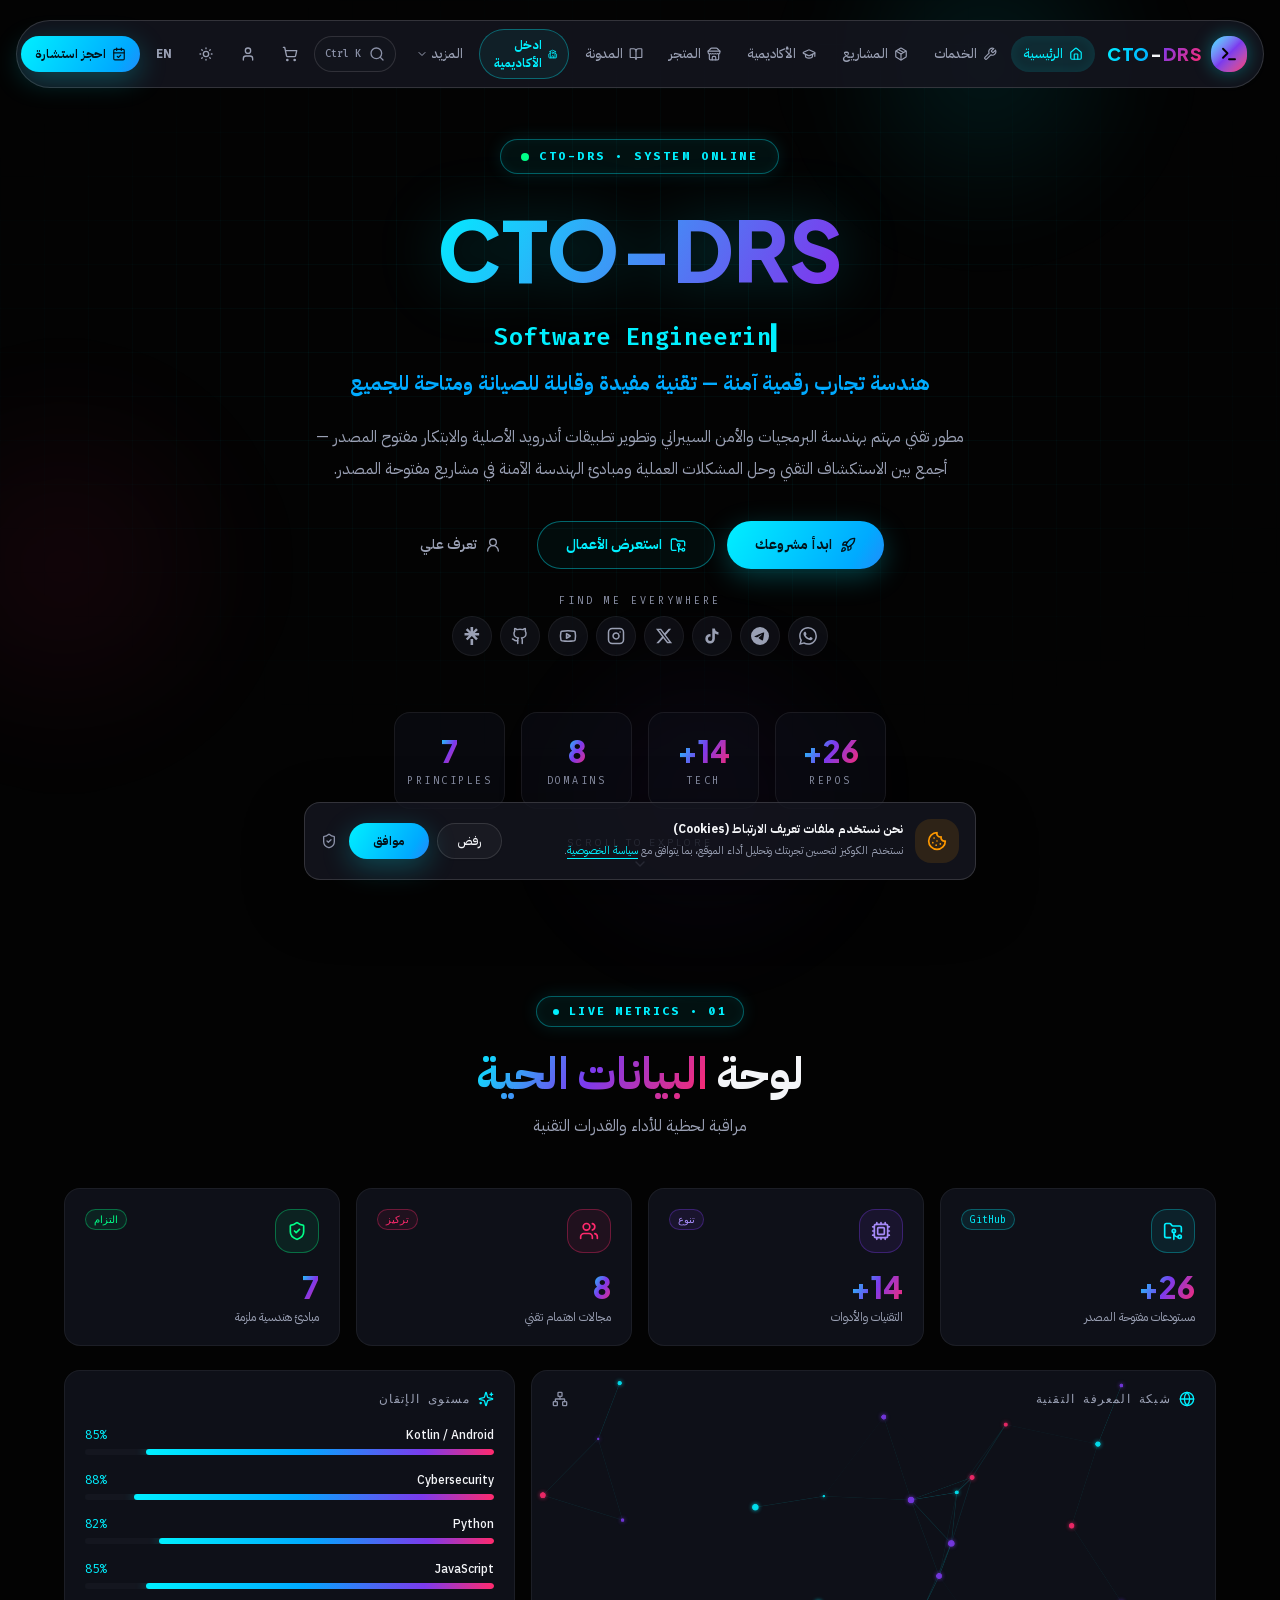
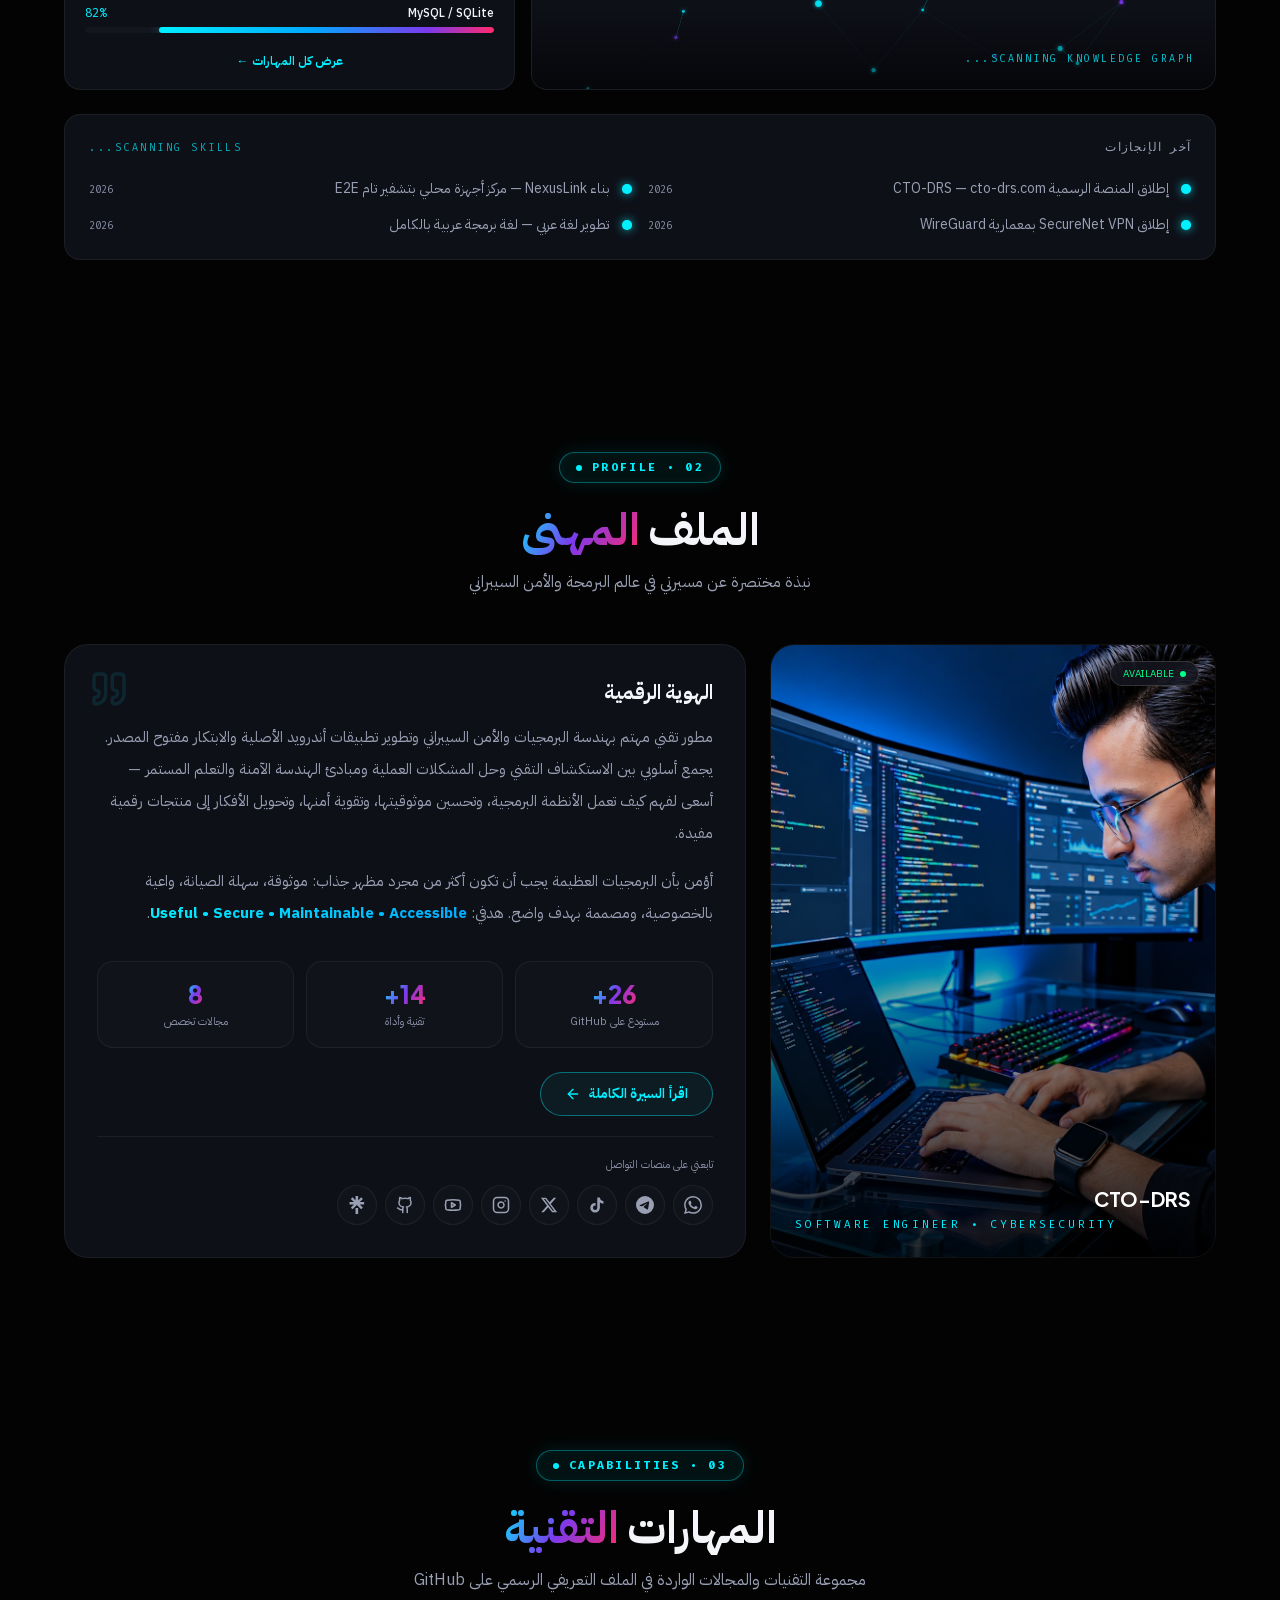
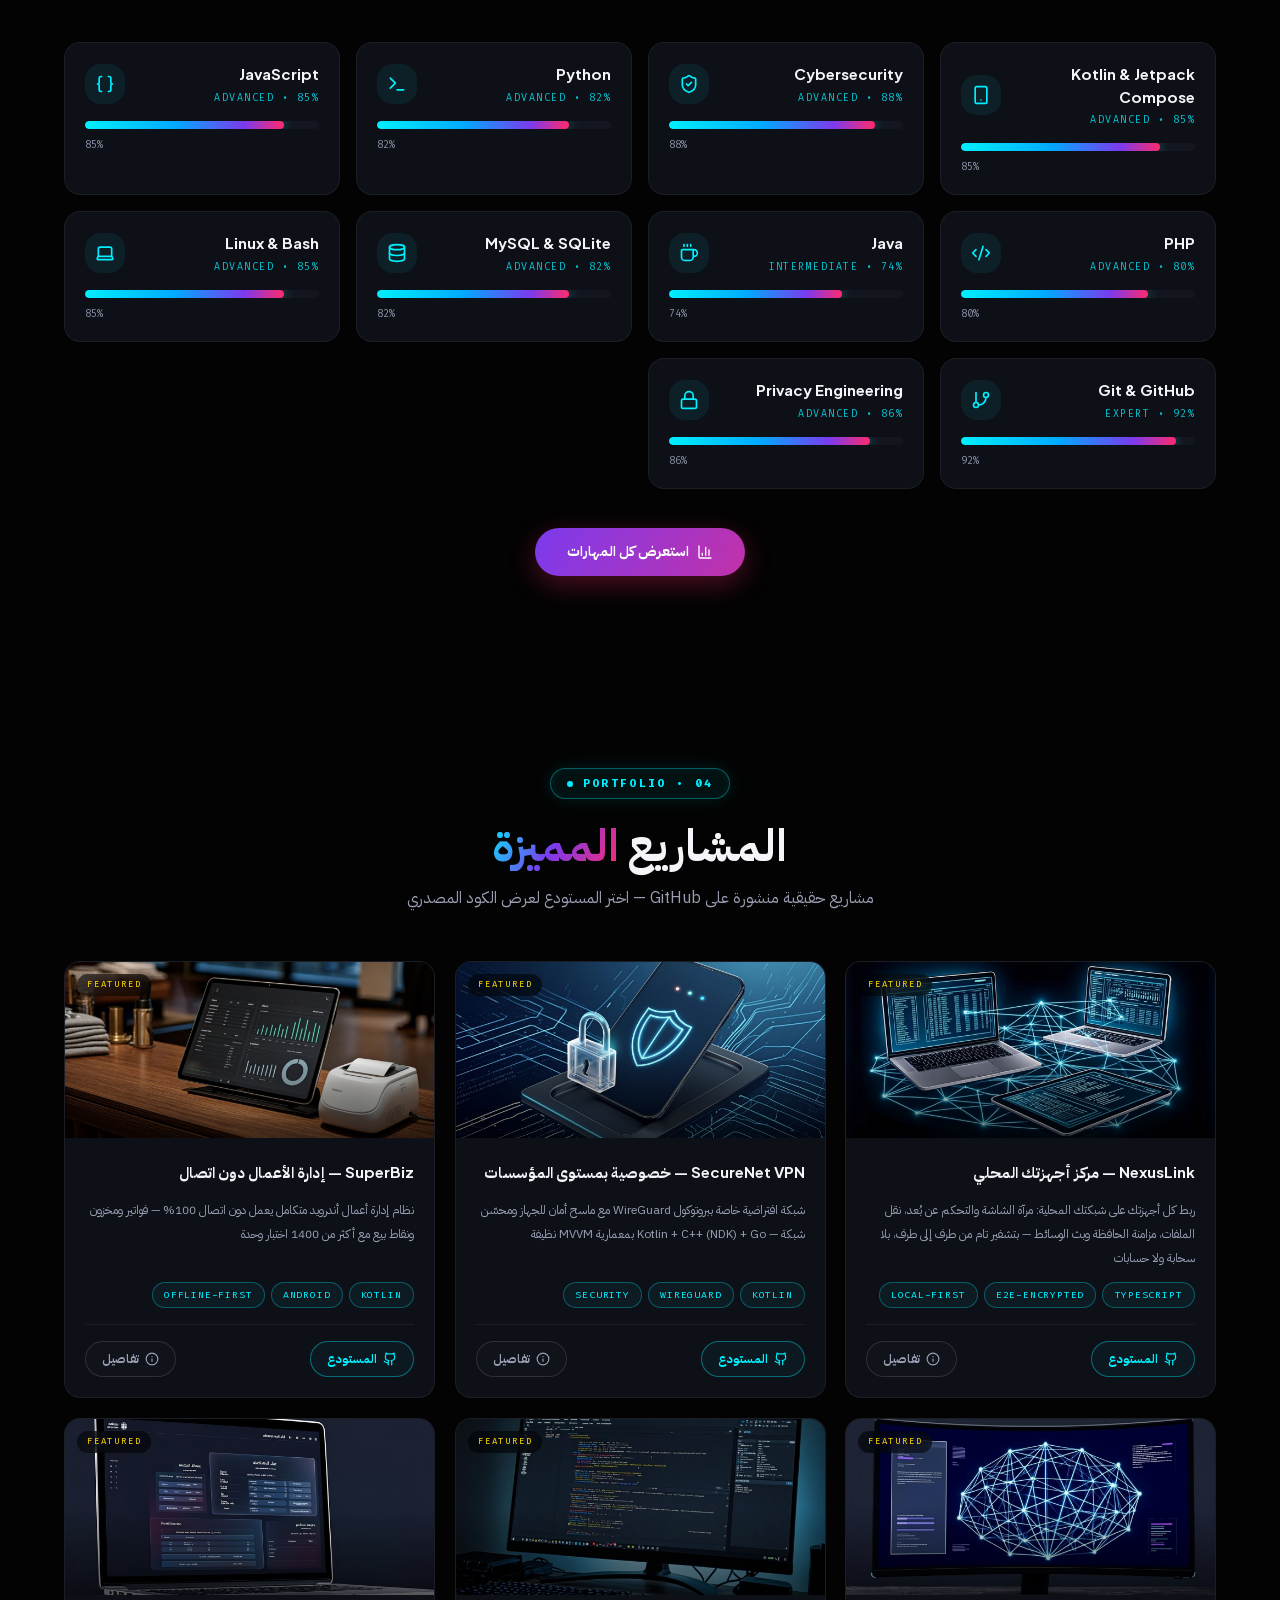
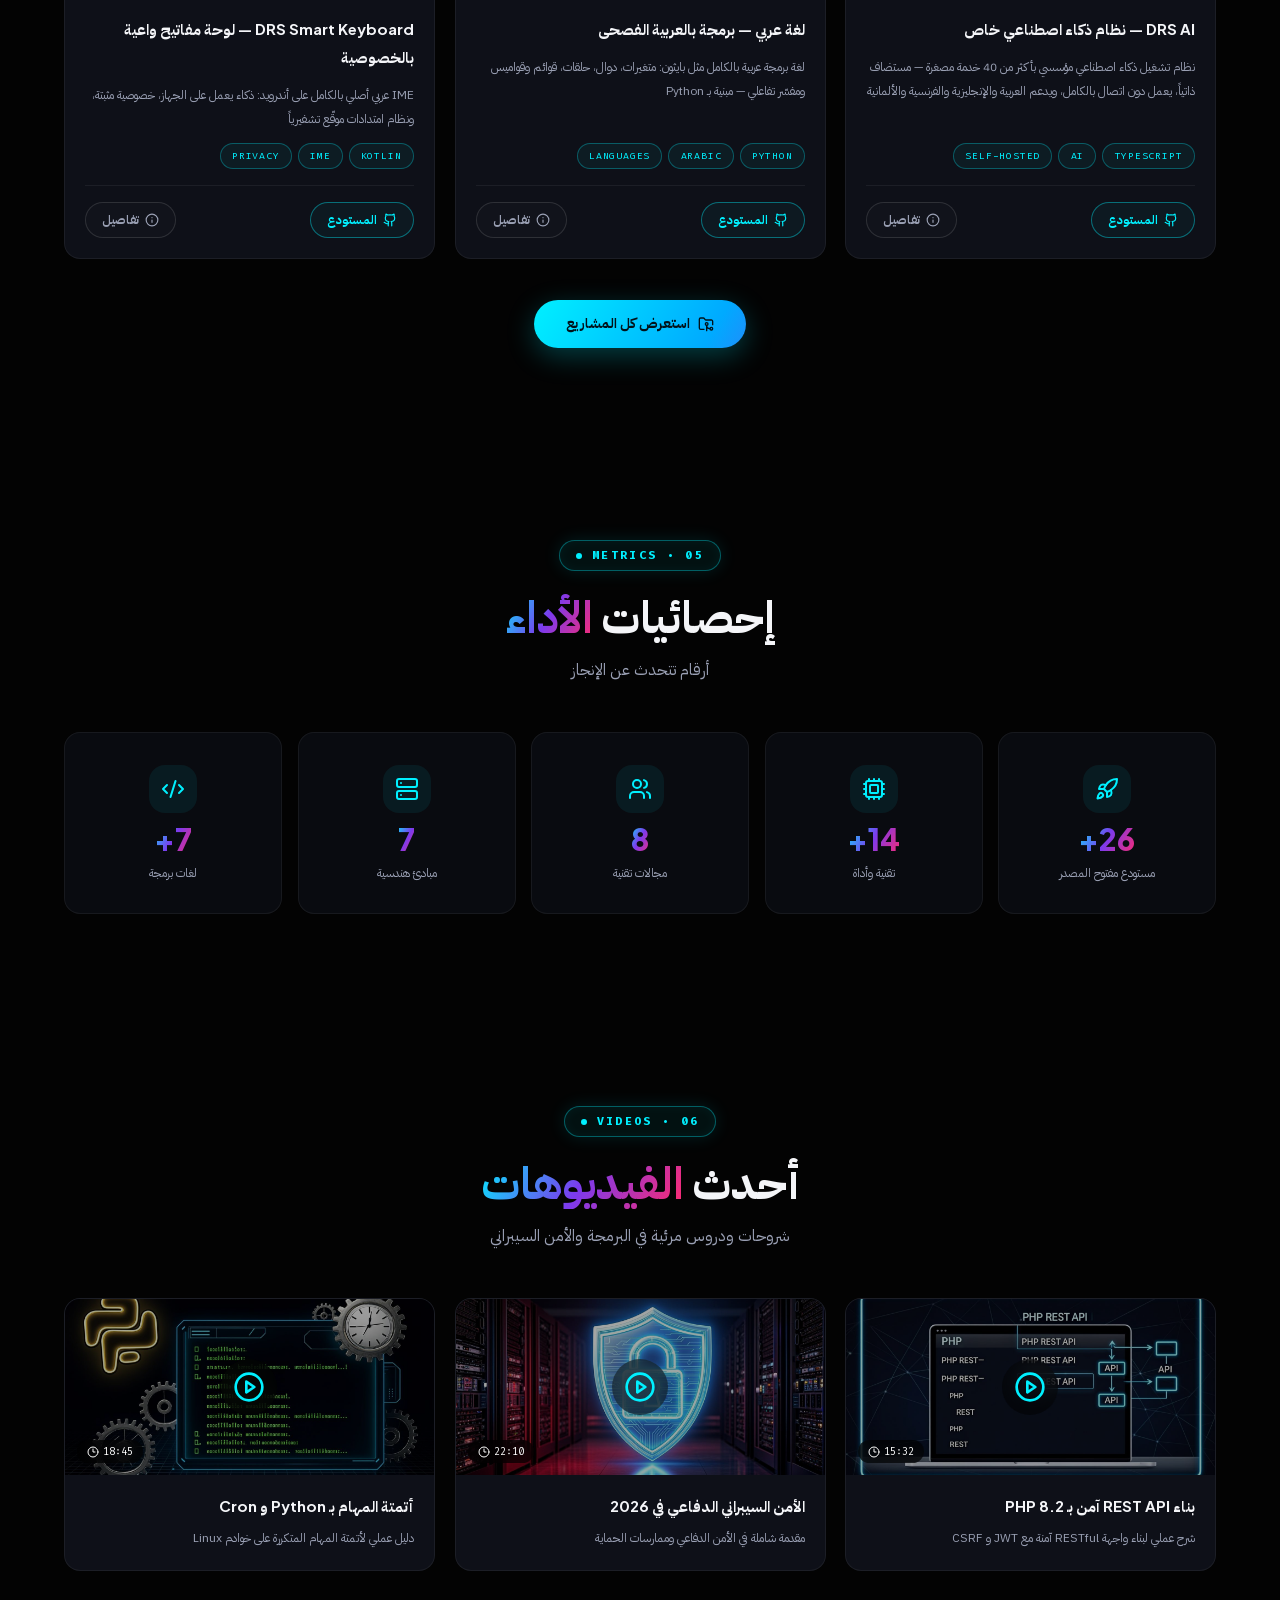
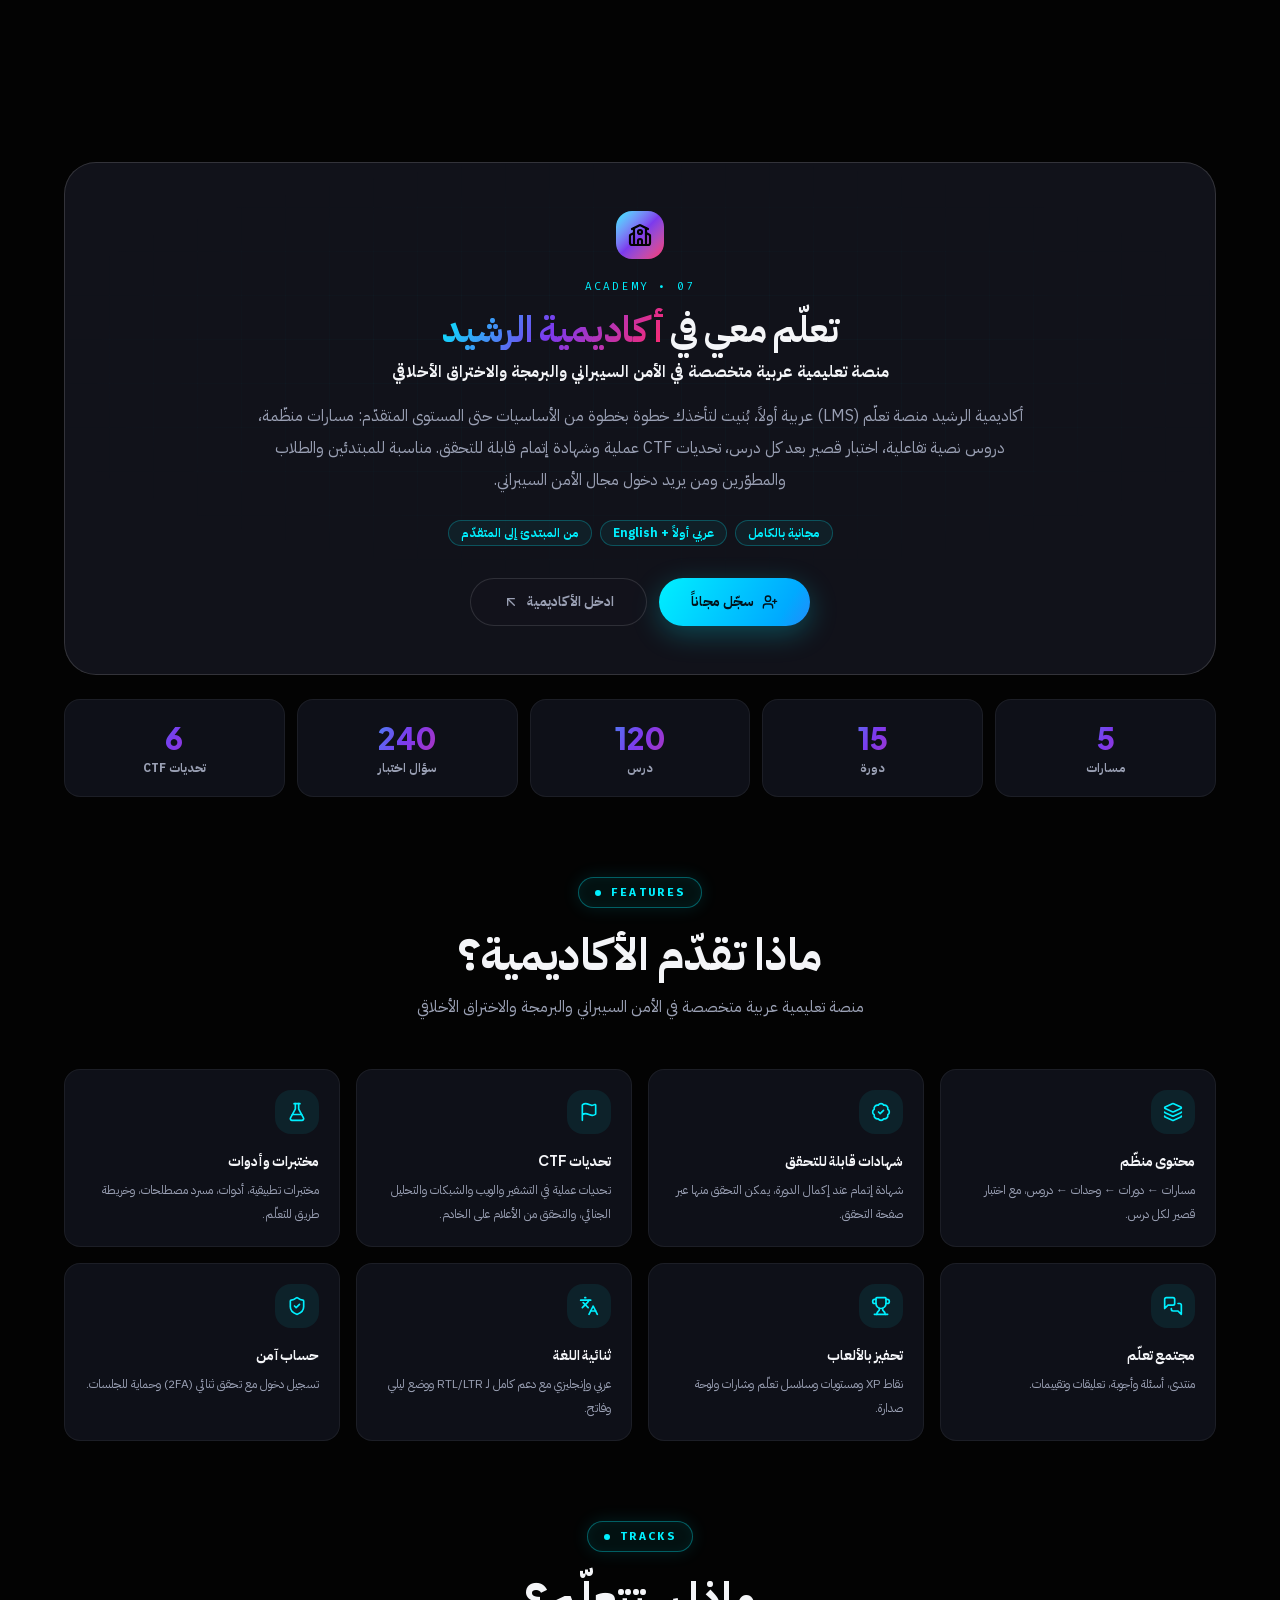
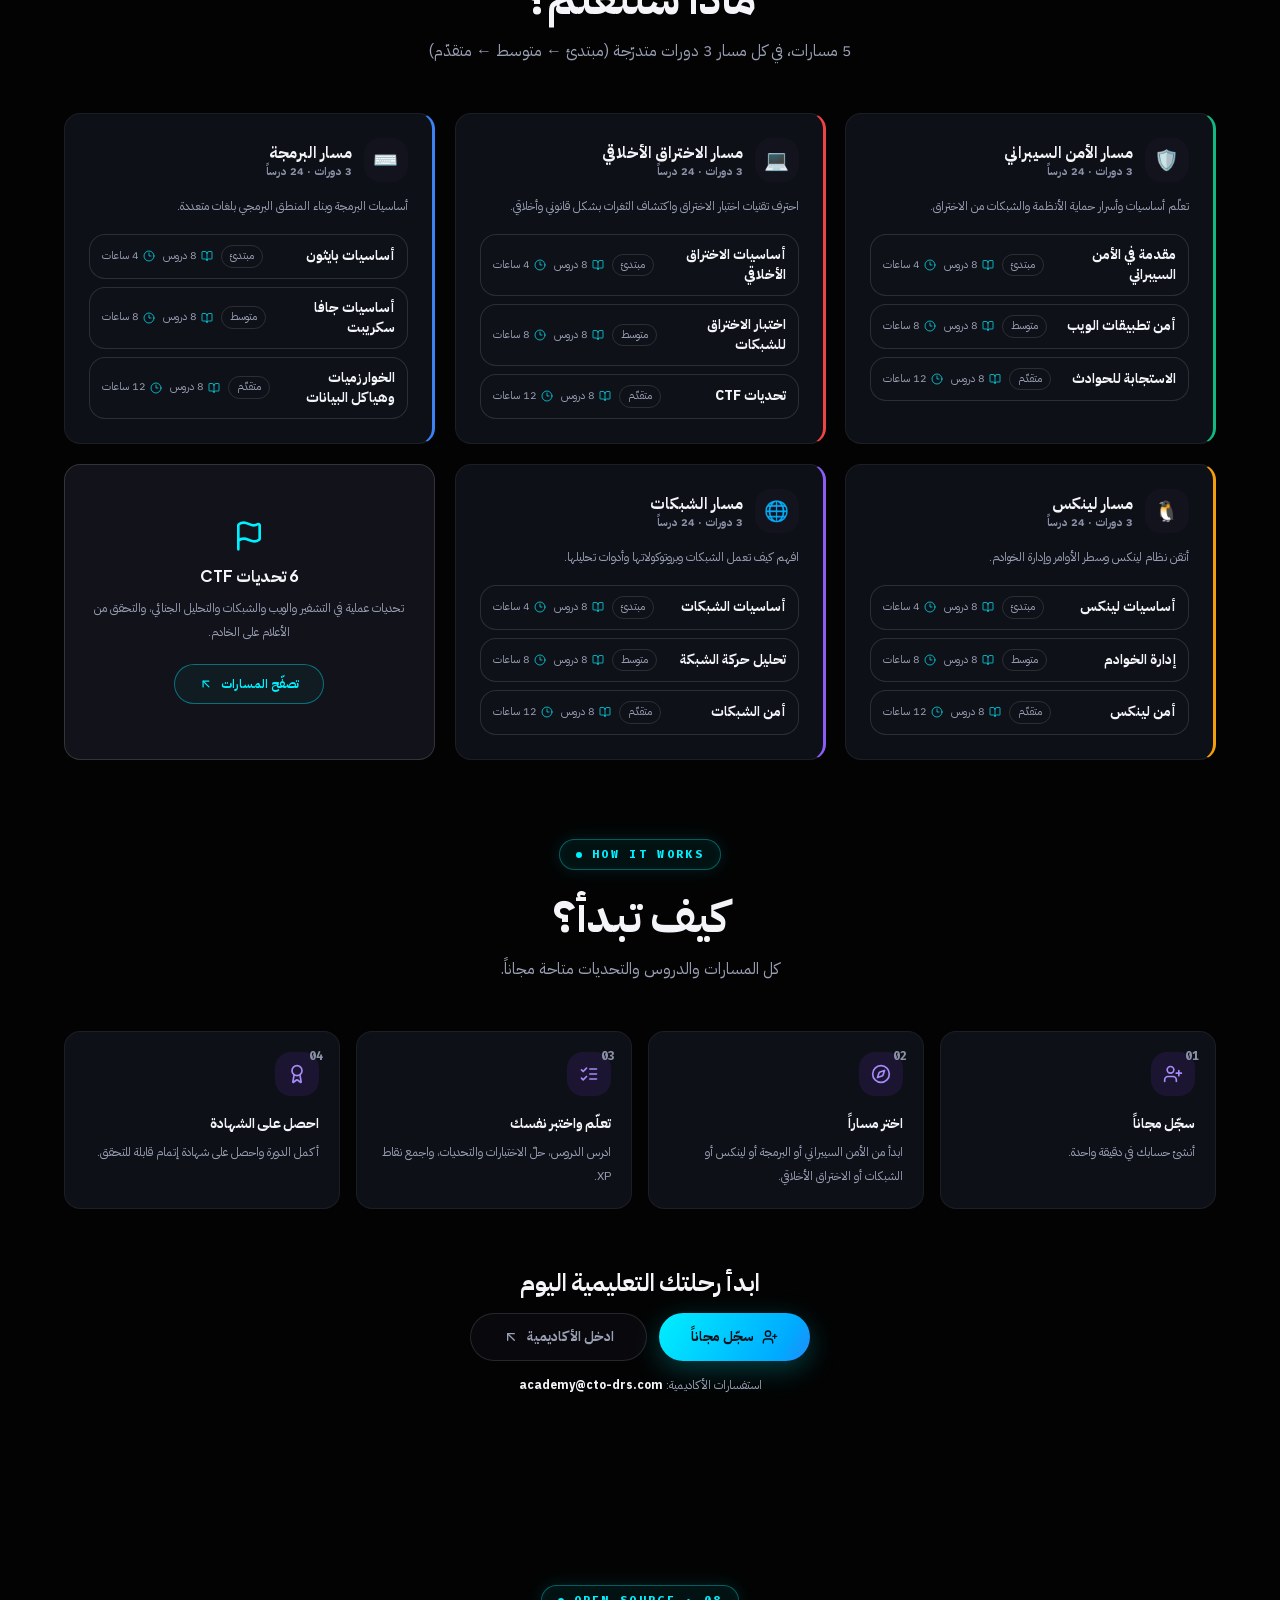
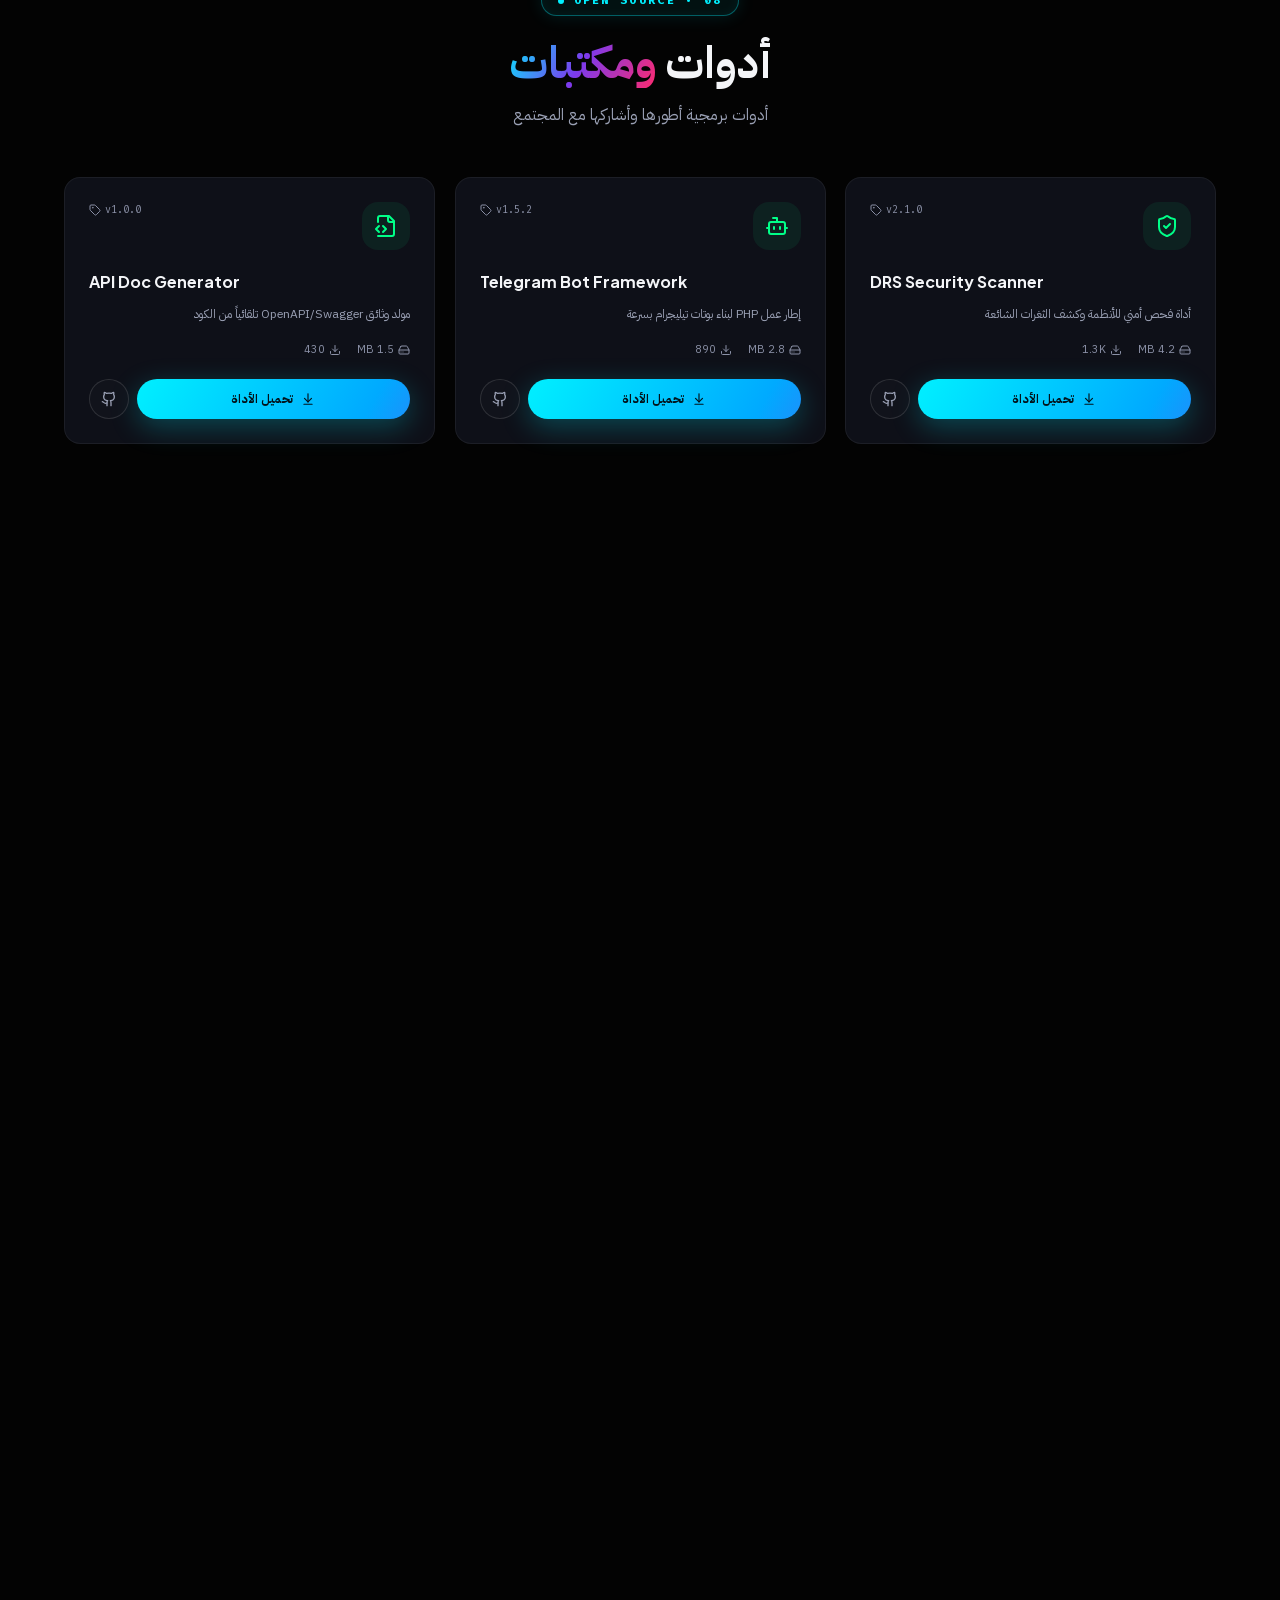
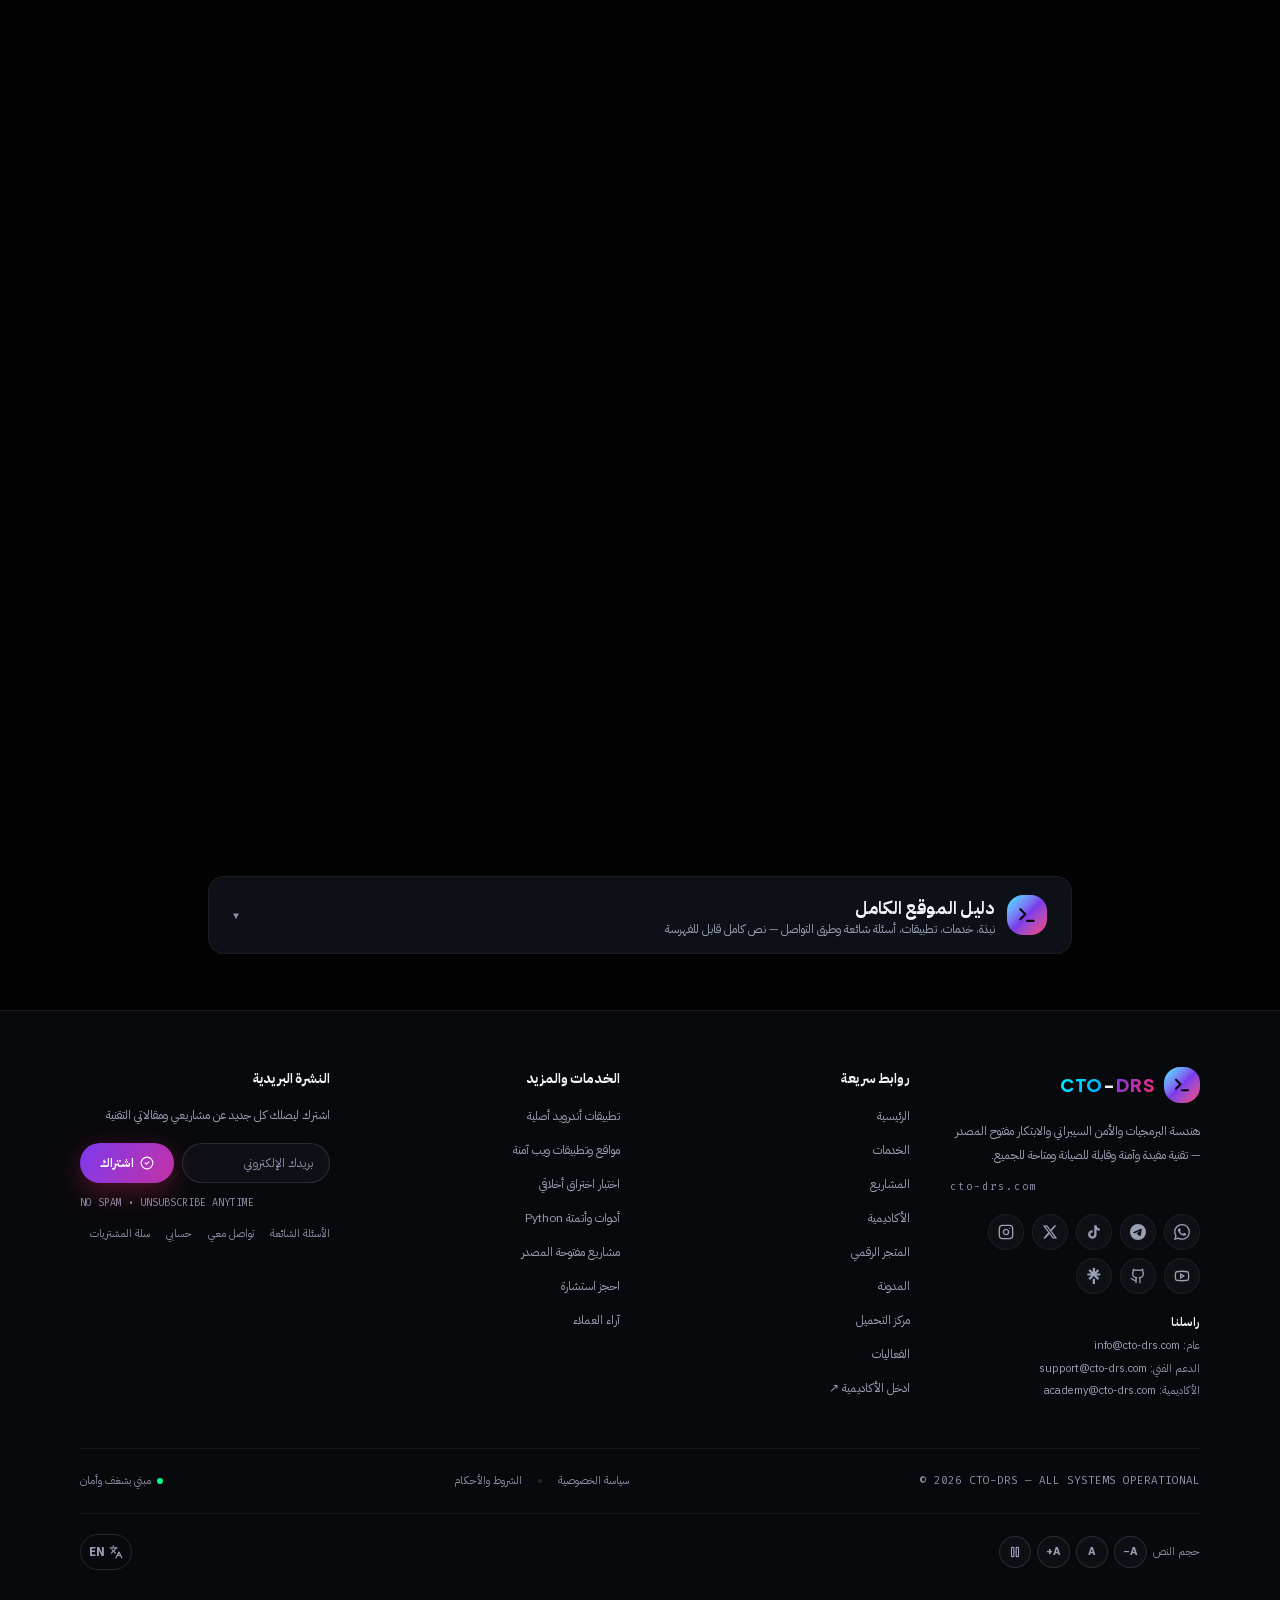
<file: index.html>
<!DOCTYPE html><html lang="ar" dir="rtl"><head><meta charSet="utf-8"/><meta name="viewport" content="width=device-width, initial-scale=1"/><link rel="preload" href="/_next/static/media/142d70d1a894e8a1-s.p.42x_n7yf15d0k.woff2" as="font" crossorigin="" type="font/woff2"/><link rel="preload" href="/_next/static/media/1f5d786b20a99255-s.p.0iritm8hg8q1a.woff2" as="font" crossorigin="" type="font/woff2"/><link rel="preload" href="/_next/static/media/356810c1c81c4d60-s.p.2qe5xx8d5sx8i.woff2" as="font" crossorigin="" type="font/woff2"/><link rel="preload" href="/_next/static/media/35a31ebad3e15f14-s.p.0c7ha31nuacbu.woff2" as="font" crossorigin="" type="font/woff2"/><link rel="preload" href="/_next/static/media/3b5f3cdc08f76084-s.p.2vs72h_x6qrve.woff2" as="font" crossorigin="" type="font/woff2"/><link rel="preload" href="/_next/static/media/420d6ef977b34540-s.p.0-uv4l43gdmt7.woff2" as="font" crossorigin="" type="font/woff2"/><link rel="preload" href="/_next/static/media/4237cb37ca93cea7-s.p.1fbvi_fot8u4l.woff2" as="font" crossorigin="" type="font/woff2"/><link rel="preload" href="/_next/static/media/4b17ec34145b5025-s.p.1cdo_ayqo8nkw.woff2" as="font" crossorigin="" type="font/woff2"/><link rel="preload" href="/_next/static/media/861d9be630ba44be-s.p.0da8nscnv1nkd.woff2" as="font" crossorigin="" type="font/woff2"/><link rel="preload" href="/_next/static/media/8a0c322f60e47dd1-s.p.3ihiqn4pviisd.woff2" as="font" crossorigin="" type="font/woff2"/><link rel="preload" href="/_next/static/media/941d061a2bd9e7fe-s.p.3ik2qu-u9tgho.woff2" as="font" crossorigin="" type="font/woff2"/><link rel="preload" href="/_next/static/media/d8aeca813a9ab546-s.p.18rizl4rsrl42.woff2" as="font" crossorigin="" type="font/woff2"/><link rel="stylesheet" href="/_next/static/chunks/3atvgwk8xoz45.css" data-precedence="next"/><link rel="stylesheet" href="/_next/static/chunks/1h9ro21yuvgbw.css" data-precedence="next"/><link rel="preload" as="script" fetchPriority="low" href="/_next/static/chunks/01ce6pg25fldo.js"/><script src="/_next/static/chunks/3_wf85ghb14_i.js" async=""></script><script src="/_next/static/chunks/10u7p2gj02qay.js" async=""></script><script src="/_next/static/chunks/turbopack-3-ry682tkyiqk.js" async=""></script><script src="/_next/static/chunks/3hkn7onio4fmf.js" async=""></script><script src="/_next/static/chunks/1v7yrsus2g6io.js" async=""></script><script src="/_next/static/chunks/14rcu7fav-f8n.js" async=""></script><script src="/_next/static/chunks/1kmeu9gd6gvox.js" async=""></script><script src="/_next/static/chunks/0glmzaq-clhfw.js" async=""></script><script src="/_next/static/chunks/1ro1s-wyzz44q.js" async=""></script><script src="/_next/static/chunks/0ps6y8i90b2zr.js" async=""></script><script src="/_next/static/chunks/1hucd8e98w8p-.js" async=""></script><script src="/_next/static/chunks/21skksfve8ufy.js" async=""></script><script src="/_next/static/chunks/2-ls5gx8hthn-.js" async=""></script><script src="/_next/static/chunks/2ploib6y52udu.js" async=""></script><meta name="theme-color" content="#030303"/><title>CTO-DRS | هندسة البرمجيات والأمن السيبراني والابتكار</title><meta name="description" content="CTO-DRS — مطور تقني مهتم بهندسة البرمجيات والأمن السيبراني وتطوير تطبيقات أندرويد الأصلية والابتكار مفتوح المصدر. تقنية مفيدة وآمنة وقابلة للصيانة ومتاحة للجميع."/><link rel="author" href="https://github.com/CTO-DRS"/><meta name="author" content="CTO-DRS"/><link rel="manifest" href="/manifest.webmanifest"/><meta name="keywords" content="CTO-DRS,هندسة برمجيات,أمن سيبراني,Kotlin,Python,JavaScript,PHP,Android,Open Source,برمجة"/><link rel="canonical" href="https://cto-drs.com/"/><link rel="alternate" hrefLang="ar" href="https://cto-drs.com/"/><link rel="alternate" hrefLang="en" href="https://cto-drs.com/en/"/><link rel="alternate" hrefLang="x-default" href="https://cto-drs.com/"/><meta name="mobile-web-app-capable" content="yes"/><meta name="apple-mobile-web-app-title" content="CTO-DRS"/><meta name="apple-mobile-web-app-status-bar-style" content="black-translucent"/><meta property="og:title" content="CTO-DRS | Software Engineering • Cybersecurity • Innovation"/><meta property="og:description" content="مطور تقني مهتم بهندسة البرمجيات والأمن السيبراني وتطوير تطبيقات أندرويد الأصلية والابتكار مفتوح المصدر"/><meta property="og:url" content="https://cto-drs.com/"/><meta property="og:site_name" content="CTO-DRS"/><meta property="og:locale" content="ar_SA"/><meta property="og:image" content="https://cto-drs.com/og-image.png"/><meta property="og:image:width" content="1200"/><meta property="og:image:height" content="630"/><meta property="og:image:alt" content="CTO-DRS — Software Engineer &amp; Cybersecurity"/><meta property="og:type" content="website"/><meta name="twitter:card" content="summary_large_image"/><meta name="twitter:site" content="@cto_drs"/><meta name="twitter:creator" content="@cto_drs"/><meta name="twitter:title" content="CTO-DRS | Software Engineering • Cybersecurity • Innovation"/><meta name="twitter:description" content="تطبيقات وأدوات مفتوحة المصدر — هندسة برمجيات وأمن سيبراني وابتكار"/><meta name="twitter:image" content="https://cto-drs.com/og-image.png"/><link rel="icon" href="/favicon.ico" sizes="48x48" type="image/x-icon"/><link rel="icon" href="/icons/icon-192.png" sizes="192x192" type="image/png"/><link rel="icon" href="/icons/icon-512.png" sizes="512x512" type="image/png"/><link rel="apple-touch-icon" href="/icons/apple-touch-icon.png"/><meta name="next-size-adjust" content=""/><script id="early-prefs">(function(){try{var d=document.documentElement,q=new URLSearchParams(location.search).get('lang'),l=(q==='en'||q==='ar')?q:localStorage.getItem('cto-drs-lang');if(l==='en'){d.lang='en';d.dir='ltr';}var si=localStorage.getItem('cto-drs-text-scale'),s=si===null?1:[0.9,1,1.1,1.25,1.4][+si];if(s&&s!==1)d.style.fontSize=(s*100)+'%';if(localStorage.getItem('cto-drs-reduce-motion')==='1')d.classList.add('reduce-motion');}catch(e){}})();</script><script src="/_next/static/chunks/0cz1d0mv5g_q7.js" noModule=""></script></head><body class="_2yKeIa_variable -IWRBq_variable _98S4DG_variable antialiased bg-app text-main overflow-x-clip"><div hidden=""><!--$--><!--/$--></div><script id="json-ld-structured-data" type="application/ld+json">{"@context":"https://schema.org","@graph":[{"@type":"Person","@id":"https://cto-drs.com/#person","name":"CTO-DRS","url":"https://cto-drs.com","email":"mailto:info@cto-drs.com","jobTitle":"Software Engineer","description":"مطور تقني مهتم بهندسة البرمجيات والأمن السيبراني وتطوير تطبيقات أندرويد الأصلية والابتكار مفتوح المصدر","knowsAbout":["Software Engineering","Cybersecurity","Android Development","Kotlin","Python","Open Source"],"sameAs":["https://github.com/CTO-DRS","https://t.me/ctodrs","https://x.com/cto_drs","https://www.instagram.com/cto.drs","https://www.tiktok.com/@cto.drs","https://youtube.com/@cto-drs","https://linktr.ee/cto.drs"],"mainEntityOfPage":{"@id":"https://cto-drs.com/#profilepage"}},{"@type":"ProfilePage","@id":"https://cto-drs.com/#profilepage","url":"https://cto-drs.com","name":"CTO-DRS | هندسة البرمجيات والأمن السيبراني والابتكار","inLanguage":"ar","mainEntity":{"@id":"https://cto-drs.com/#person"}},{"@type":"Organization","@id":"https://cto-drs.com/#organization","name":"CTO-DRS","alternateName":"CTO.DRS","url":"https://cto-drs.com","email":"info@cto-drs.com","logo":"https://cto-drs.com/icons/icon-512.png","image":"https://cto-drs.com/og-image.png","description":"جهة تطوير تقنية مفتوحة المصدر — تطبيقات أندرويد أصلية، أدوات خصوصية وأمن سيبراني، ولغات وأدوات مطورين","foundingDate":"2024","sameAs":["https://wa.me/message/MVTVWPOPFOVFF1","https://t.me/ctodrs","https://www.tiktok.com/@cto.drs","https://x.com/cto_drs","https://www.instagram.com/cto.drs","https://youtube.com/@cto-drs","https://github.com/CTO-DRS","https://linktr.ee/cto.drs","https://cto-drs.com/"],"subOrganization":{"@type":"EducationalOrganization","@id":"https://academy.cto-drs.com/#organization","name":"أكاديمية الرشيد","alternateName":"Al-Rasheed Academy","url":"https://academy.cto-drs.com/","email":"academy@cto-drs.com"},"contactPoint":[{"@type":"ContactPoint","contactType":"customer support","email":"support@cto-drs.com","availableLanguage":["Arabic","English"]},{"@type":"ContactPoint","contactType":"customer service","email":"info@cto-drs.com","availableLanguage":["Arabic","English"]},{"@type":"ContactPoint","contactType":"sales","email":"contact@cto-drs.com","availableLanguage":["Arabic","English"]}]},{"@type":"WebSite","@id":"https://cto-drs.com/#website","url":"https://cto-drs.com","name":"CTO-DRS","description":"منصة المطور المتكاملة — هندسة البرمجيات والأمن السيبراني والابتكار","inLanguage":"ar","publisher":{"@id":"https://cto-drs.com/#person"},"author":{"@id":"https://cto-drs.com/#person"}},{"@type":"ItemList","@id":"https://cto-drs.com/#apps","name":"تطبيقات CTO-DRS مفتوحة المصدر","description":"قائمة تطبيقات وأدوات CTO-DRS المتاحة بتنزيل مباشر من GitHub Releases","itemListOrder":"https://schema.org/ItemListOrderAscending","numberOfItems":10,"itemListElement":[{"@type":"ListItem","position":1,"item":{"@type":["SoftwareApplication","MobileApplication"],"@id":"https://cto-drs.com/#app-nexuslink","name":"NexusLink","alternateName":"NexusLink — مركز أجهزتك المحلي","description":"مرآة الشاشة والتحكم عن بُعد، نقل الملفات، مزامنة الحافظة وبث الوسائط بين أجهزتك على الشبكة المحلية — بتشفير تام E2E بلا سحابة ولا حسابات. متوفر لأندرويد وماك.","url":"https://github.com/CTO-DRS/NexusLink","downloadUrl":"https://github.com/CTO-DRS/NexusLink/releases/latest/download/NexusLink-3.1.0-release.apk","softwareVersion":"3.1.0","applicationCategory":"MobileApplication","operatingSystem":"Android, macOS","fileFormat":"application/vnd.android.package-archive","isAccessibleForFree":true,"author":{"@id":"https://cto-drs.com/#person"},"publisher":{"@id":"https://cto-drs.com/#organization"},"offers":{"@type":"Offer","price":"0","priceCurrency":"USD","availability":"https://schema.org/InStock"},"position":1}},{"@type":"ListItem","position":2,"item":{"@type":["SoftwareApplication","MobileApplication"],"@id":"https://cto-drs.com/#app-securenet-vpn","name":"SecureNet VPN","alternateName":"SecureNet VPN — خصوصية بمستوى المؤسسات","description":"شبكة افتراضية خاصة ببروتوكول WireGuard مع ماسح أمان للجهاز ومحسّن شبكة — Kotlin + C++ (NDK) + Go بمعمارية MVVM نظيفة.","url":"https://github.com/CTO-DRS/SecureNetVPN","downloadUrl":"https://github.com/CTO-DRS/SecureNetVPN/releases/latest/download/SecureNetVPN-debug-v1.8.23.apk","softwareVersion":"1.8.23","applicationCategory":"MobileApplication","operatingSystem":"Android","fileFormat":"application/vnd.android.package-archive","isAccessibleForFree":true,"author":{"@id":"https://cto-drs.com/#person"},"publisher":{"@id":"https://cto-drs.com/#organization"},"offers":{"@type":"Offer","price":"0","priceCurrency":"USD","availability":"https://schema.org/InStock"},"position":2}},{"@type":"ListItem","position":3,"item":{"@type":["SoftwareApplication","MobileApplication"],"@id":"https://cto-drs.com/#app-super-biz","name":"SuperBiz","alternateName":"SuperBiz — إدارة الأعمال دون اتصال","description":"نظام إدارة أعمال أندرويد متكامل يعمل دون اتصال 100% — فواتير ومخزون ونقاط بيع متوافقة مع ZATCA مع أكثر من 1400 اختبار وحدة.","url":"https://github.com/CTO-DRS/SuperBiz","downloadUrl":"https://github.com/CTO-DRS/SuperBiz/releases/latest/download/SuperBiz-v3.5.2-debug.apk","softwareVersion":"3.5.2","applicationCategory":"MobileApplication","operatingSystem":"Android","fileFormat":"application/vnd.android.package-archive","isAccessibleForFree":true,"author":{"@id":"https://cto-drs.com/#person"},"publisher":{"@id":"https://cto-drs.com/#organization"},"offers":{"@type":"Offer","price":"0","priceCurrency":"USD","availability":"https://schema.org/InStock"},"position":3}},{"@type":"ListItem","position":4,"item":{"@type":["SoftwareApplication","MobileApplication"],"@id":"https://cto-drs.com/#app-drs-smart-keyboard","name":"DRS Smart Keyboard","alternateName":"DRS Smart Keyboard — لوحة مفاتيح عربية واعية بالخصوصية","description":"IME عربي أصلي بالكامل على أندرويد: ذكاء يعمل على الجهاز بلا إنترنت، خصوصية مثبتة، ونظام امتدادات (حزم ثيمات) موقّع تشفيرياً.","url":"https://github.com/CTO-DRS/DRS-Smart-Keyboard","downloadUrl":"https://github.com/CTO-DRS/DRS-Smart-Keyboard/releases/latest/download/DRS-Smart-Keyboard-v1.4.2.apk","softwareVersion":"1.4.2","applicationCategory":"MobileApplication","operatingSystem":"Android","fileFormat":"application/vnd.android.package-archive","isAccessibleForFree":true,"author":{"@id":"https://cto-drs.com/#person"},"publisher":{"@id":"https://cto-drs.com/#organization"},"offers":{"@type":"Offer","price":"0","priceCurrency":"USD","availability":"https://schema.org/InStock"},"position":4}},{"@type":"ListItem","position":5,"item":{"@type":["SoftwareApplication","MobileApplication"],"@id":"https://cto-drs.com/#app-onyx-keyboard","name":"Onyx Keyboard","alternateName":"Onyx Keyboard — حزمة الخصوصية والتخصيص","description":"لوحة مفاتيح أندرويد بتركيز كامل على الخصوصية والتخصيص — نسخة release خفيفة (2.4MB) ونسخة debug كاملة الميزات.","url":"https://github.com/CTO-DRS/OnyxKeyboard","downloadUrl":"https://github.com/CTO-DRS/OnyxKeyboard/releases/latest/download/OnyxKeyboard-v1.0.0-privacy-release.apk","softwareVersion":"1.0.0-privacy","applicationCategory":"MobileApplication","operatingSystem":"Android","fileFormat":"application/vnd.android.package-archive","isAccessibleForFree":true,"author":{"@id":"https://cto-drs.com/#person"},"publisher":{"@id":"https://cto-drs.com/#organization"},"offers":{"@type":"Offer","price":"0","priceCurrency":"USD","availability":"https://schema.org/InStock"},"position":5}},{"@type":"ListItem","position":6,"item":{"@type":["SoftwareApplication","MobileApplication"],"@id":"https://cto-drs.com/#app-novafiles","name":"NovaFiles","alternateName":"NovaFiles — مدير ملفات حديث لأندرويد","description":"مدير ملفات أندرويد بواجهة عصرية وإدارة كاملة للملفات والمجلدات — نسخة release مستقرة وخفيفة.","url":"https://github.com/CTO-DRS/NovaFiles","downloadUrl":"https://github.com/CTO-DRS/NovaFiles/releases/latest/download/NovaFiles-v0.41.0-release.apk","softwareVersion":"0.41.0","applicationCategory":"MobileApplication","operatingSystem":"Android","fileFormat":"application/vnd.android.package-archive","isAccessibleForFree":true,"author":{"@id":"https://cto-drs.com/#person"},"publisher":{"@id":"https://cto-drs.com/#organization"},"offers":{"@type":"Offer","price":"0","priceCurrency":"USD","availability":"https://schema.org/InStock"},"position":6}},{"@type":"ListItem","position":7,"item":{"@type":["SoftwareApplication","MobileApplication"],"@id":"https://cto-drs.com/#app-violetchat","name":"Violet Chat","alternateName":"Violet Chat — محادثات فورية أنيقة","description":"تطبيق محادثة مفتوح المصدر مبني بـ Flutter/Dart — النسخة الشاملة universal متوافقة مع كل المعماريات مع ملف SHA256 للتحقق.","url":"https://github.com/CTO-DRS/VioletChat","downloadUrl":"https://github.com/CTO-DRS/VioletChat/releases/latest/download/app-universal-release.apk","softwareVersion":"0.1.14","applicationCategory":"MobileApplication","operatingSystem":"Android","fileFormat":"application/vnd.android.package-archive","isAccessibleForFree":true,"author":{"@id":"https://cto-drs.com/#person"},"publisher":{"@id":"https://cto-drs.com/#organization"},"offers":{"@type":"Offer","price":"0","priceCurrency":"USD","availability":"https://schema.org/InStock"},"position":7}},{"@type":"ListItem","position":8,"item":{"@type":["SoftwareApplication","MobileApplication"],"@id":"https://cto-drs.com/#app-lumina-studio","name":"Lumina Studio","alternateName":"Lumina Studio — استوديو إبداعي","description":"تطبيق استوديو إبداعي لأندرويد — متوفر كنسخة APK جاهزة للتجربة وحزمة مصدر كاملة للمطورين.","url":"https://github.com/CTO-DRS/Lumina-Studio","downloadUrl":"https://github.com/CTO-DRS/Lumina-Studio/releases/latest/download/LuminaStudio-v1.1.0-debug.apk","softwareVersion":"1.1.0","applicationCategory":"MobileApplication","operatingSystem":"Android","fileFormat":"application/vnd.android.package-archive","isAccessibleForFree":true,"author":{"@id":"https://cto-drs.com/#person"},"publisher":{"@id":"https://cto-drs.com/#organization"},"offers":{"@type":"Offer","price":"0","priceCurrency":"USD","availability":"https://schema.org/InStock"},"position":8}},{"@type":"ListItem","position":9,"item":{"@type":["SoftwareApplication","ApplicationSuite"],"@id":"https://cto-drs.com/#app-arabi-lang","name":"Arabi Language","alternateName":"لغة عربي — برمجة بالعربية الفصحى","description":"لغة برمجة عربية بالكامل مثل بايثون: متغيرات، دوال، حلقات، قوائم وقواميس ومفسّر تفاعلي — حزمة ZIP جاهزة للتشغيل بـ Python.","url":"https://github.com/CTO-DRS/arabi-lang","downloadUrl":"https://github.com/CTO-DRS/arabi-lang/releases/latest/download/arabi-lang-1.37.0.zip","softwareVersion":"1.37.0","applicationCategory":"DeveloperApplication","operatingSystem":"Python, CLI","fileFormat":"application/zip","isAccessibleForFree":true,"author":{"@id":"https://cto-drs.com/#person"},"publisher":{"@id":"https://cto-drs.com/#organization"},"offers":{"@type":"Offer","price":"0","priceCurrency":"USD","availability":"https://schema.org/InStock"},"position":9}},{"@type":"ListItem","position":10,"item":{"@type":["SoftwareApplication","WebApplication"],"@id":"https://cto-drs.com/#app-drs-ai","name":"DRS AI","alternateName":"DRS AI — نظام ذكاء اصطناعي خاص","description":"نظام تشغيل ذكاء اصطناعي مؤسسي بأكثر من 40 خدمة مصغرة — مستضاف ذاتياً، يعمل دون اتصال، ويدعم العربية والإنجليزية والفرنسية والألمانية. يتوفر حالياً كمصدر مباشر.","url":"https://github.com/CTO-DRS/DRS-AI-Web","downloadUrl":"https://github.com/CTO-DRS/DRS-AI-Web/archive/refs/heads/main.zip","softwareVersion":"main","applicationCategory":"DeveloperApplication","operatingSystem":"Self-Hosted, Electron","fileFormat":"application/octet-stream","isAccessibleForFree":true,"author":{"@id":"https://cto-drs.com/#person"},"publisher":{"@id":"https://cto-drs.com/#organization"},"offers":{"@type":"Offer","price":"0","priceCurrency":"USD","availability":"https://schema.org/InStock"},"position":10}}]},{"@type":"FAQPage","@id":"https://cto-drs.com/#faq","url":"https://cto-drs.com/#/faq","inLanguage":"ar","mainEntity":[{"@type":"Question","name":"كم تستغرق مدة تنفيذ المشاريع؟","text":"كم تستغرق مدة تنفيذ المشاريع؟","acceptedAnswer":{"@type":"Answer","text":"تعتمد المدة على حجم المشروع وتعقيده؛ الموقع التعريفي يستغرق عادة من 5 إلى 10 أيام عمل، بينما تستغرق الأنظمة المتكاملة والتطبيقات المخصصة من 4 إلى 12 أسبوعاً. نقدّم لك جدولاً زمنياً واضحاً بمراحل محددة قبل بدء التنفيذ، ونلتزم به."}},{"@type":"Question","name":"كيف أبدأ مشروعاً جديداً معكم؟","text":"كيف أبدأ مشروعاً جديداً معكم؟","acceptedAnswer":{"@type":"Answer","text":"تواصل معنا عبر صفحة التواصل أو احجز استشارة مجانية؛ نناقش فكرتك ونحدد المتطلبات بدقة، ثم نرسل لك عرضاً فنياً ومالياً مفصلاً خلال 48 ساعة، وبعد موافقتك يبدأ فريق العمل فوراً."}},{"@type":"Question","name":"ما التقنيات التي تستخدمونها في العمل؟","text":"ما التقنيات التي تستخدمونها في العمل؟","acceptedAnswer":{"@type":"Answer","text":"نعتمد أحدث التقنيات: Next.js وReact للواجهات، وNode.js مع قواعد بيانات حديثة للخلفية، إلى جانب أدوات اختبار الاختراق المتقدمة مثل Burp Suite وMetasploit. نختار دائماً الحزمة التقنية الأنسب لطبيعة مشروعك وأهدافه."}},{"@type":"Question","name":"كيف تضمنون جودة المشاريع المُسلَّمة؟","text":"كيف تضمنون جودة المشاريع المُسلَّمة؟","acceptedAnswer":{"@type":"Answer","text":"نتبع منهجية صارمة تشمل مراجعات كود أسبوعية، واختبارات آلية ويدوية (Unit & E2E)، ومراجعة أمنية شاملة قبل التسليم، مع بيئة تجريبية تتابع فيها التقدم أولاً بأول وتراجع كل مرحلة قبل الانتقال للتالية."}},{"@type":"Question","name":"هل توقّعون اتفاقيات سرية وعدم إفصاح (NDA)؟","text":"هل توقّعون اتفاقيات سرية وعدم إفصاح (NDA)؟","acceptedAnswer":{"@type":"Answer","text":"نعم، نوقّع اتفاقية NDA قبل أي اجتماع تفصيلي، وتُخزَّن جميع بيانات العميل بسرية تامة عبر قنوات مشفّرة، ولا يُذكر اسمك أو تفاصيل مشروعك في أي مكان دون إذن خطي مسبق منك."}},{"@type":"Question","name":"ما الذي يشمله الضمان بعد التسليم؟","text":"ما الذي يشمله الضمان بعد التسليم؟","acceptedAnswer":{"@type":"Answer","text":"يشمل الضمان إصلاح أي عيوب برمجية مجاناً لمدة 30 يوماً بعد التسليم، إلى جانب دعم فني عبر البريد والتواصل المباشر لضمان استقرار المشروع بشكل كامل في بيئة الإنتاج."}},{"@type":"Question","name":"ما طرق الدفع المتاحة ونظام الدفعات؟","text":"ما طرق الدفع المتاحة ونظام الدفعات؟","acceptedAnswer":{"@type":"Answer","text":"نقبل التحويل البنكي وبوابات الدفع الإلكتروني. تعمل المشاريع بنظام دفعات مرنة: 40% عند بدء التنفيذ، 30% عند تسليم النسخة الأولى، و30% عند التسليم النهائي. أما المشاريع الصغيرة فتُقسم 50/50."}},{"@type":"Question","name":"هل تصدرون فواتير رسمية معتمدة؟","text":"هل تصدرون فواتير رسمية معتمدة؟","acceptedAnswer":{"@type":"Answer","text":"نعم، نصدر فاتورة ضريبية رسمية لكل عملية دفع وتصلك إلكترونياً فوراً، مع إمكانية إصدار مستندات إضافية تحتاجها شركتك لأغراض المحاسبة والمراجعة."}},{"@type":"Question","name":"ما سياسة الاسترجاع أو إلغاء المشروع؟","text":"ما سياسة الاسترجاع أو إلغاء المشروع؟","acceptedAnswer":{"@type":"Answer","text":"يمكنك إلغاء المشروع في أي وقت؛ تُحسب قيمة الأعمال المنجزة فعلياً حتى تاريخ الإلغاء ويُسترد الفرق المتبقي تلقائياً خلال 7 أيام عمل — دون أي رسوم خفية أو شروط معقدة."}},{"@type":"Question","name":"هل تقدمون دعماً فنياً بعد التسليم؟","text":"هل تقدمون دعماً فنياً بعد التسليم؟","acceptedAnswer":{"@type":"Answer","text":"نعم، كل مشروع يأتي مع دعم فني مجاني لمدة 30 يوماً بعد التسليم، وتتوفر بعدها عقود دعم شهرية مرنة تشمل المراقبة المستمرة والتحديثات والاستجابة السريعة للحالات الطارئة."}},{"@type":"Question","name":"ماذا يشمل عقد الصيانة الشهرية؟","text":"ماذا يشمل عقد الصيانة الشهرية؟","acceptedAnswer":{"@type":"Answer","text":"يشمل النسخ الاحتياطي التلقائي الدوري، وتحديث الحزم والثغرات الأمنية، ومراقبة الأداء والأمان على مدار الساعة، وتقريراً شهرياً مفصلاً، مع ساعات تطوير إضافية يمكن استخدامها عند الحاجة."}},{"@type":"Question","name":"كيف تتم اجتماعات المتابعة خلال التنفيذ؟","text":"كيف تتم اجتماعات المتابعة خلال التنفيذ؟","acceptedAnswer":{"@type":"Answer","text":"نعقد اجتماع متابعة أسبوعياً عبر مكالمة فيديو نعرض فيه التقدم المحرز والمرحلة القادمة، ويصلك بعده تقرير مكتوب، ويمكنك متابعة المهام لحظياً عبر لوحة إدارة المشروع في أي وقت."}}]}]}</script><script>((a,b,c,d,e,f,g,h)=>{let i=document.documentElement,j=["light","dark"];function k(b){var c;(Array.isArray(a)?a:[a]).forEach(a=>{let c="class"===a,d=c&&f?e.map(a=>f[a]||a):e;c?(i.classList.remove(...d),i.classList.add(f&&f[b]?f[b]:b)):i.setAttribute(a,b)}),c=b,h&&j.includes(c)&&(i.style.colorScheme=c)}if(d)k(d);else try{let a=localStorage.getItem(b)||c,d=g&&"system"===a?window.matchMedia("(prefers-color-scheme: dark)").matches?"dark":"light":a;k(d)}catch(a){}})("class","theme","dark",null,["light","dark"],null,false,true)</script><a href="#main-content" class="sr-only focus:not-sr-only focus:fixed focus:start-4 focus:top-4 focus:z-[200] focus:rounded-full focus:bg-[#00f0ff] focus:px-5 focus:py-2.5 focus:text-sm focus:font-bold focus:text-[#030303] focus:outline focus:outline-2 focus:outline-offset-2 focus:outline-[#ff2a6d]">تخطي إلى المحتوى الرئيسي</a><div aria-hidden="true" class="pointer-events-none fixed inset-x-0 top-0 z-[105] h-[3px] origin-right bg-gradient-to-l from-[#00f0ff] via-[#7c3aed] to-[#ff2a6d] shadow-[0_0_12px_rgba(0,240,255,0.55)]" style="transform:scaleX(0)"></div><div class="relative flex min-h-screen flex-col"><div class="pointer-events-none fixed inset-0 z-0" aria-hidden="true"><canvas class="h-full w-full"></canvas><div class="absolute -top-32 right-[8%] h-96 w-96 rounded-full bg-[radial-gradient(circle,rgba(0,240,255,0.10),transparent_65%)] blur-2xl"></div><div class="absolute top-[38%] -left-40 h-[28rem] w-[28rem] rounded-full bg-[radial-gradient(circle,rgba(255,42,109,0.07),transparent_65%)] blur-2xl"></div><div class="absolute bottom-[-10%] right-[30%] h-96 w-96 rounded-full bg-[radial-gradient(circle,rgba(124,58,237,0.08),transparent_65%)] blur-2xl"></div></div><header class="fixed inset-x-0 top-4 z-[100] flex justify-center px-3 sm:top-5"><nav class="glass-strong flex w-full max-w-6xl items-center xl:max-w-[78rem] justify-between gap-2 rounded-2xl px-3 py-2 transition-all duration-500 sm:rounded-full sm:px-4 " aria-label="التنقل الرئيسي"><a href="#/home" class="group flex items-center gap-2 pl-1" aria-label="CTO-DRS — الرئيسية"><span class="flex h-9 w-9 items-center justify-center rounded-xl bg-gradient-to-br from-[#00f0ff] via-[#7c3aed] to-[#ff2a6d] text-[#030303] shadow-[0_0_18px_rgba(0,240,255,0.35)] transition-transform duration-300 group-hover:rotate-6" aria-hidden="true"><svg xmlns="http://www.w3.org/2000/svg" width="24" height="24" viewBox="0 0 24 24" fill="none" stroke="currentColor" stroke-width="2.5" stroke-linecap="round" stroke-linejoin="round" class="lucide lucide-terminal h-4.5 w-4.5" aria-hidden="true"><path d="M12 19h8"></path><path d="m4 17 6-6-6-6"></path></svg></span><span class="font-heading-cyber hidden text-lg font-extrabold tracking-wider sm:block lg:hidden xl:block" dir="ltr"><span class="whitespace-nowrap"><span class="text-gradient-cyan">CTO</span><span class="text-main">-</span><span class="text-gradient-pink">DRS</span></span></span></a><button type="button" class="mx-1 flex h-9 min-w-0 flex-1 items-center gap-2 rounded-full border border-border-strong bg-elev-2/60 px-3 text-xs text-mute transition hover:border-[rgba(0,240,255,0.3)] hover:text-cyber lg:hidden" aria-label="البحث الذكي"><svg xmlns="http://www.w3.org/2000/svg" width="24" height="24" viewBox="0 0 24 24" fill="none" stroke="currentColor" stroke-width="2" stroke-linecap="round" stroke-linejoin="round" class="lucide lucide-search h-3.5 w-3.5 shrink-0 text-cyber" aria-hidden="true"><path d="m21 21-4.34-4.34"></path><circle cx="11" cy="11" r="8"></circle></svg><span class="truncate">ابحث بذكاء…</span></button><ul class="hidden items-center gap-0.5 lg:flex"><li><a href="#/home" class="flex items-center gap-1.5 whitespace-nowrap rounded-full px-2 py-2 text-[13px] xl:px-3 font-medium transition-all duration-300 bg-[rgba(0,240,255,0.10)] text-[#00f0ff] shadow-[inset_0_0_12px_rgba(0,240,255,0.08)]"><svg xmlns="http://www.w3.org/2000/svg" width="24" height="24" viewBox="0 0 24 24" fill="none" stroke="currentColor" stroke-width="2" stroke-linecap="round" stroke-linejoin="round" class="lucide lucide-house h-3.5 w-3.5" aria-hidden="true"><path d="M15 21v-8a1 1 0 0 0-1-1h-4a1 1 0 0 0-1 1v8"></path><path d="M3 10a2 2 0 0 1 .709-1.528l7-5.999a2 2 0 0 1 2.582 0l7 5.999A2 2 0 0 1 21 10v9a2 2 0 0 1-2 2H5a2 2 0 0 1-2-2z"></path></svg>الرئيسية</a></li><li><a href="#/services" class="flex items-center gap-1.5 whitespace-nowrap rounded-full px-2 py-2 text-[13px] xl:px-3 font-medium transition-all duration-300 text-sec hover:bg-[rgba(0,240,255,0.06)] hover:text-main"><svg xmlns="http://www.w3.org/2000/svg" width="24" height="24" viewBox="0 0 24 24" fill="none" stroke="currentColor" stroke-width="2" stroke-linecap="round" stroke-linejoin="round" class="lucide lucide-wrench h-3.5 w-3.5" aria-hidden="true"><path d="M14.7 6.3a1 1 0 0 0 0 1.4l1.6 1.6a1 1 0 0 0 1.4 0l3.77-3.77a6 6 0 0 1-7.94 7.94l-6.91 6.91a2.12 2.12 0 0 1-3-3l6.91-6.91a6 6 0 0 1 7.94-7.94l-3.76 3.76z"></path></svg>الخدمات</a></li><li><a href="#/projects" class="flex items-center gap-1.5 whitespace-nowrap rounded-full px-2 py-2 text-[13px] xl:px-3 font-medium transition-all duration-300 text-sec hover:bg-[rgba(0,240,255,0.06)] hover:text-main"><svg xmlns="http://www.w3.org/2000/svg" width="24" height="24" viewBox="0 0 24 24" fill="none" stroke="currentColor" stroke-width="2" stroke-linecap="round" stroke-linejoin="round" class="lucide lucide-package h-3.5 w-3.5" aria-hidden="true"><path d="M11 21.73a2 2 0 0 0 2 0l7-4A2 2 0 0 0 21 16V8a2 2 0 0 0-1-1.73l-7-4a2 2 0 0 0-2 0l-7 4A2 2 0 0 0 3 8v8a2 2 0 0 0 1 1.73z"></path><path d="M12 22V12"></path><polyline points="3.29 7 12 12 20.71 7"></polyline><path d="m7.5 4.27 9 5.15"></path></svg>المشاريع</a></li><li><a href="#/academy" class="flex items-center gap-1.5 whitespace-nowrap rounded-full px-2 py-2 text-[13px] xl:px-3 font-medium transition-all duration-300 text-sec hover:bg-[rgba(0,240,255,0.06)] hover:text-main"><svg xmlns="http://www.w3.org/2000/svg" width="24" height="24" viewBox="0 0 24 24" fill="none" stroke="currentColor" stroke-width="2" stroke-linecap="round" stroke-linejoin="round" class="lucide lucide-graduation-cap h-3.5 w-3.5" aria-hidden="true"><path d="M21.42 10.922a1 1 0 0 0-.019-1.838L12.83 5.18a2 2 0 0 0-1.66 0L2.6 9.08a1 1 0 0 0 0 1.832l8.57 3.908a2 2 0 0 0 1.66 0z"></path><path d="M22 10v6"></path><path d="M6 12.5V16a6 3 0 0 0 12 0v-3.5"></path></svg>الأكاديمية</a></li><li><a href="#/store" class="flex items-center gap-1.5 whitespace-nowrap rounded-full px-2 py-2 text-[13px] xl:px-3 font-medium transition-all duration-300 text-sec hover:bg-[rgba(0,240,255,0.06)] hover:text-main"><svg xmlns="http://www.w3.org/2000/svg" width="24" height="24" viewBox="0 0 24 24" fill="none" stroke="currentColor" stroke-width="2" stroke-linecap="round" stroke-linejoin="round" class="lucide lucide-store h-3.5 w-3.5" aria-hidden="true"><path d="m2 7 4.41-4.41A2 2 0 0 1 7.83 2h8.34a2 2 0 0 1 1.42.59L22 7"></path><path d="M4 12v8a2 2 0 0 0 2 2h12a2 2 0 0 0 2-2v-8"></path><path d="M15 22v-4a2 2 0 0 0-2-2h-2a2 2 0 0 0-2 2v4"></path><path d="M2 7h20"></path><path d="M22 7v3a2 2 0 0 1-2 2a2.7 2.7 0 0 1-1.59-.63.7.7 0 0 0-.82 0A2.7 2.7 0 0 1 16 12a2.7 2.7 0 0 1-1.59-.63.7.7 0 0 0-.82 0A2.7 2.7 0 0 1 12 12a2.7 2.7 0 0 1-1.59-.63.7.7 0 0 0-.82 0A2.7 2.7 0 0 1 8 12a2.7 2.7 0 0 1-1.59-.63.7.7 0 0 0-.82 0A2.7 2.7 0 0 1 4 12a2 2 0 0 1-2-2V7"></path></svg>المتجر</a></li><li><a href="#/blog" class="flex items-center gap-1.5 whitespace-nowrap rounded-full px-2 py-2 text-[13px] xl:px-3 font-medium transition-all duration-300 text-sec hover:bg-[rgba(0,240,255,0.06)] hover:text-main"><svg xmlns="http://www.w3.org/2000/svg" width="24" height="24" viewBox="0 0 24 24" fill="none" stroke="currentColor" stroke-width="2" stroke-linecap="round" stroke-linejoin="round" class="lucide lucide-book-open h-3.5 w-3.5" aria-hidden="true"><path d="M12 7v14"></path><path d="M3 18a1 1 0 0 1-1-1V4a1 1 0 0 1 1-1h5a4 4 0 0 1 4 4 4 4 0 0 1 4-4h5a1 1 0 0 1 1 1v13a1 1 0 0 1-1 1h-6a3 3 0 0 0-3 3 3 3 0 0 0-3-3z"></path></svg>المدونة</a></li><li><a href="https://academy.cto-drs.com" target="_blank" rel="noopener" title="ادخل الأكاديمية" class="mx-0.5 flex items-center gap-1.5 whitespace-nowrap rounded-full border border-[rgba(0,240,255,0.35)] bg-[rgba(0,240,255,0.06)] px-2.5 py-1.5 text-[12px] font-bold text-cyber transition-all duration-300 hover:bg-[rgba(0,240,255,0.14)] hover:shadow-[0_0_14px_rgba(0,240,255,0.25)]"><svg xmlns="http://www.w3.org/2000/svg" width="24" height="24" viewBox="0 0 24 24" fill="none" stroke="currentColor" stroke-width="2" stroke-linecap="round" stroke-linejoin="round" class="lucide lucide-school h-3.5 w-3.5" aria-hidden="true"><path d="M14 22v-4a2 2 0 1 0-4 0v4"></path><path d="m18 10 3.447 1.724a1 1 0 0 1 .553.894V20a2 2 0 0 1-2 2H4a2 2 0 0 1-2-2v-7.382a1 1 0 0 1 .553-.894L6 10"></path><path d="M18 5v17"></path><path d="m4 6 7.106-3.553a2 2 0 0 1 1.788 0L20 6"></path><path d="M6 5v17"></path><circle cx="12" cy="9" r="2"></circle></svg><span class="sr-only xl:not-sr-only">ادخل الأكاديمية</span><span class="sr-only"> <!-- -->(يفتح في نافذة جديدة)</span></a></li><li><button type="button" id="radix-_R_1miqnmlb_" aria-haspopup="menu" aria-expanded="false" data-state="closed" data-slot="dropdown-menu-trigger" class="flex items-center gap-1 rounded-full px-3 py-2 text-[13px] font-medium outline-none transition-all duration-300 data-[state=open]:bg-[rgba(0,240,255,0.10)] data-[state=open]:text-[#00f0ff] text-sec hover:bg-[rgba(0,240,255,0.06)] hover:text-main" aria-label="المزيد من الصفحات">المزيد<svg xmlns="http://www.w3.org/2000/svg" width="24" height="24" viewBox="0 0 24 24" fill="none" stroke="currentColor" stroke-width="2" stroke-linecap="round" stroke-linejoin="round" class="lucide lucide-chevron-down h-3 w-3" aria-hidden="true"><path d="m6 9 6 6 6-6"></path></svg></button></li></ul><div class="flex items-center gap-1.5"><button data-slot="button" class="justify-center whitespace-nowrap font-medium disabled:pointer-events-none disabled:opacity-50 [&amp;_svg]:pointer-events-none [&amp;_svg:not([class*=&#x27;size-&#x27;])]:size-4 shrink-0 [&amp;_svg]:shrink-0 outline-none focus-visible:border-ring focus-visible:ring-ring/50 focus-visible:ring-[3px] aria-invalid:ring-destructive/20 dark:aria-invalid:ring-destructive/40 aria-invalid:border-destructive hover:bg-accent dark:hover:bg-accent/50 has-[&gt;svg]:px-2.5 hidden h-9 items-center gap-2 rounded-full border border-border-strong bg-elev-2/60 px-3 text-xs text-mute transition hover:border-[rgba(0,240,255,0.3)] hover:text-cyber lg:flex" aria-label="البحث الذكي"><svg xmlns="http://www.w3.org/2000/svg" width="24" height="24" viewBox="0 0 24 24" fill="none" stroke="currentColor" stroke-width="2" stroke-linecap="round" stroke-linejoin="round" class="lucide lucide-search h-3.5 w-3.5" aria-hidden="true"><path d="m21 21-4.34-4.34"></path><circle cx="11" cy="11" r="8"></circle></svg><span class="hidden 2xl:inline">بحث ذكي</span><span class="font-mono-cyber text-[10px]" aria-hidden="true">Ctrl K</span></button><button data-slot="button" class="inline-flex items-center justify-center gap-2 whitespace-nowrap text-sm font-medium transition-all disabled:pointer-events-none disabled:opacity-50 [&amp;_svg]:pointer-events-none [&amp;_svg:not([class*=&#x27;size-&#x27;])]:size-4 shrink-0 [&amp;_svg]:shrink-0 outline-none focus-visible:border-ring focus-visible:ring-ring/50 focus-visible:ring-[3px] aria-invalid:ring-destructive/20 dark:aria-invalid:ring-destructive/40 aria-invalid:border-destructive hover:bg-accent dark:hover:bg-accent/50 size-9 relative h-9 w-9 rounded-full text-sec hover:text-cyber" aria-label="سلة المشتريات"><svg xmlns="http://www.w3.org/2000/svg" width="24" height="24" viewBox="0 0 24 24" fill="none" stroke="currentColor" stroke-width="2" stroke-linecap="round" stroke-linejoin="round" class="lucide lucide-shopping-cart h-4 w-4" aria-hidden="true"><circle cx="8" cy="21" r="1"></circle><circle cx="19" cy="21" r="1"></circle><path d="M2.05 2.05h2l2.66 12.42a2 2 0 0 0 2 1.58h9.78a2 2 0 0 0 1.95-1.57l1.65-7.43H5.12"></path></svg></button><button data-slot="dropdown-menu-trigger" class="items-center justify-center gap-2 whitespace-nowrap text-sm font-medium transition-all disabled:pointer-events-none disabled:opacity-50 [&amp;_svg]:pointer-events-none [&amp;_svg:not([class*=&#x27;size-&#x27;])]:size-4 shrink-0 [&amp;_svg]:shrink-0 outline-none focus-visible:border-ring focus-visible:ring-ring/50 focus-visible:ring-[3px] aria-invalid:ring-destructive/20 dark:aria-invalid:ring-destructive/40 aria-invalid:border-destructive hover:bg-accent dark:hover:bg-accent/50 size-9 hidden h-9 w-9 rounded-full sm:flex text-sec hover:text-cyber" aria-label="قائمة الحساب" type="button" id="radix-_R_1oiqnmlb_" aria-haspopup="menu" aria-expanded="false" data-state="closed"><svg xmlns="http://www.w3.org/2000/svg" width="24" height="24" viewBox="0 0 24 24" fill="none" stroke="currentColor" stroke-width="2" stroke-linecap="round" stroke-linejoin="round" class="lucide lucide-user h-4 w-4" aria-hidden="true"><path d="M19 21v-2a4 4 0 0 0-4-4H9a4 4 0 0 0-4 4v2"></path><circle cx="12" cy="7" r="4"></circle></svg></button><button data-slot="button" class="items-center justify-center gap-2 whitespace-nowrap text-sm font-medium transition-all disabled:pointer-events-none disabled:opacity-50 [&amp;_svg]:pointer-events-none [&amp;_svg:not([class*=&#x27;size-&#x27;])]:size-4 shrink-0 [&amp;_svg]:shrink-0 outline-none focus-visible:border-ring focus-visible:ring-ring/50 focus-visible:ring-[3px] aria-invalid:ring-destructive/20 dark:aria-invalid:ring-destructive/40 aria-invalid:border-destructive hover:bg-accent dark:hover:bg-accent/50 size-9 hidden h-9 w-9 rounded-full text-sec hover:text-cyber sm:flex" aria-label="تبديل السمة"><svg xmlns="http://www.w3.org/2000/svg" width="24" height="24" viewBox="0 0 24 24" fill="none" stroke="currentColor" stroke-width="2" stroke-linecap="round" stroke-linejoin="round" class="lucide lucide-sun-medium hidden h-4 w-4 dark:block" aria-hidden="true"><circle cx="12" cy="12" r="4"></circle><path d="M12 3v1"></path><path d="M12 20v1"></path><path d="M3 12h1"></path><path d="M20 12h1"></path><path d="m18.364 5.636-.707.707"></path><path d="m6.343 17.657-.707.707"></path><path d="m5.636 5.636.707.707"></path><path d="m17.657 17.657.707.707"></path></svg><svg xmlns="http://www.w3.org/2000/svg" width="24" height="24" viewBox="0 0 24 24" fill="none" stroke="currentColor" stroke-width="2" stroke-linecap="round" stroke-linejoin="round" class="lucide lucide-moon h-4 w-4 dark:hidden" aria-hidden="true"><path d="M12 3a6 6 0 0 0 9 9 9 9 0 1 1-9-9Z"></path></svg></button><button type="button" aria-label="التبديل إلى الإنجليزية (English)" title="التبديل إلى الإنجليزية (English)" lang="en" class="flex h-9 min-w-9 items-center justify-center gap-1 rounded-full px-2 text-xs font-bold text-sec transition hover:text-cyber hidden sm:flex"><span>EN</span></button><a href="#/booking" class="btn-gradient hidden h-9 shrink-0 items-center gap-1.5 whitespace-nowrap rounded-full px-3.5 text-xs lg:flex"><svg xmlns="http://www.w3.org/2000/svg" width="24" height="24" viewBox="0 0 24 24" fill="none" stroke="currentColor" stroke-width="2" stroke-linecap="round" stroke-linejoin="round" class="lucide lucide-calendar-check h-3.5 w-3.5" aria-hidden="true"><path d="M8 2v4"></path><path d="M16 2v4"></path><rect width="18" height="18" x="3" y="4" rx="2"></rect><path d="M3 10h18"></path><path d="m9 16 2 2 4-4"></path></svg>احجز استشارة</a><button data-slot="button" class="inline-flex items-center justify-center gap-2 whitespace-nowrap text-sm font-medium transition-all disabled:pointer-events-none disabled:opacity-50 [&amp;_svg]:pointer-events-none [&amp;_svg:not([class*=&#x27;size-&#x27;])]:size-4 shrink-0 [&amp;_svg]:shrink-0 outline-none focus-visible:border-ring focus-visible:ring-ring/50 focus-visible:ring-[3px] aria-invalid:ring-destructive/20 dark:aria-invalid:ring-destructive/40 aria-invalid:border-destructive hover:bg-accent hover:text-accent-foreground dark:hover:bg-accent/50 size-9 h-9 w-9 rounded-full text-main lg:hidden" aria-label="القائمة" aria-expanded="false" aria-controls="mobile-menu"><svg xmlns="http://www.w3.org/2000/svg" width="24" height="24" viewBox="0 0 24 24" fill="none" stroke="currentColor" stroke-width="2" stroke-linecap="round" stroke-linejoin="round" class="lucide lucide-menu h-5 w-5" aria-hidden="true"><path d="M4 12h16"></path><path d="M4 18h16"></path><path d="M4 6h16"></path></svg></button></div></nav><div class="fixed inset-0 top-0 z-[99] bg-black/50 backdrop-blur-sm transition-opacity duration-300 lg:hidden pointer-events-none opacity-0" aria-hidden="true"></div><div id="mobile-menu" role="dialog" aria-modal="false" aria-label="القائمة" inert="" class="glass-strong fixed inset-y-0 start-0 z-[101] flex w-72 flex-col gap-1 overflow-y-auto p-5 pt-20 transition-transform duration-400 lg:hidden ltr:-translate-x-full rtl:translate-x-full"><a href="#/home" class="flex items-center gap-3 rounded-xl px-4 py-3 text-sm font-medium transition bg-[rgba(0,240,255,0.10)] text-cyber"><svg xmlns="http://www.w3.org/2000/svg" width="24" height="24" viewBox="0 0 24 24" fill="none" stroke="currentColor" stroke-width="2" stroke-linecap="round" stroke-linejoin="round" class="lucide lucide-house h-4 w-4" aria-hidden="true"><path d="M15 21v-8a1 1 0 0 0-1-1h-4a1 1 0 0 0-1 1v8"></path><path d="M3 10a2 2 0 0 1 .709-1.528l7-5.999a2 2 0 0 1 2.582 0l7 5.999A2 2 0 0 1 21 10v9a2 2 0 0 1-2 2H5a2 2 0 0 1-2-2z"></path></svg>الرئيسية</a><a href="#/services" class="flex items-center gap-3 rounded-xl px-4 py-3 text-sm font-medium transition text-sec hover:bg-[rgba(0,240,255,0.08)] hover:text-cyber"><svg xmlns="http://www.w3.org/2000/svg" width="24" height="24" viewBox="0 0 24 24" fill="none" stroke="currentColor" stroke-width="2" stroke-linecap="round" stroke-linejoin="round" class="lucide lucide-wrench h-4 w-4" aria-hidden="true"><path d="M14.7 6.3a1 1 0 0 0 0 1.4l1.6 1.6a1 1 0 0 0 1.4 0l3.77-3.77a6 6 0 0 1-7.94 7.94l-6.91 6.91a2.12 2.12 0 0 1-3-3l6.91-6.91a6 6 0 0 1 7.94-7.94l-3.76 3.76z"></path></svg>الخدمات</a><a href="#/projects" class="flex items-center gap-3 rounded-xl px-4 py-3 text-sm font-medium transition text-sec hover:bg-[rgba(0,240,255,0.08)] hover:text-cyber"><svg xmlns="http://www.w3.org/2000/svg" width="24" height="24" viewBox="0 0 24 24" fill="none" stroke="currentColor" stroke-width="2" stroke-linecap="round" stroke-linejoin="round" class="lucide lucide-package h-4 w-4" aria-hidden="true"><path d="M11 21.73a2 2 0 0 0 2 0l7-4A2 2 0 0 0 21 16V8a2 2 0 0 0-1-1.73l-7-4a2 2 0 0 0-2 0l-7 4A2 2 0 0 0 3 8v8a2 2 0 0 0 1 1.73z"></path><path d="M12 22V12"></path><polyline points="3.29 7 12 12 20.71 7"></polyline><path d="m7.5 4.27 9 5.15"></path></svg>المشاريع</a><a href="#/academy" class="flex items-center gap-3 rounded-xl px-4 py-3 text-sm font-medium transition text-sec hover:bg-[rgba(0,240,255,0.08)] hover:text-cyber"><svg xmlns="http://www.w3.org/2000/svg" width="24" height="24" viewBox="0 0 24 24" fill="none" stroke="currentColor" stroke-width="2" stroke-linecap="round" stroke-linejoin="round" class="lucide lucide-graduation-cap h-4 w-4" aria-hidden="true"><path d="M21.42 10.922a1 1 0 0 0-.019-1.838L12.83 5.18a2 2 0 0 0-1.66 0L2.6 9.08a1 1 0 0 0 0 1.832l8.57 3.908a2 2 0 0 0 1.66 0z"></path><path d="M22 10v6"></path><path d="M6 12.5V16a6 3 0 0 0 12 0v-3.5"></path></svg>الأكاديمية</a><a href="#/store" class="flex items-center gap-3 rounded-xl px-4 py-3 text-sm font-medium transition text-sec hover:bg-[rgba(0,240,255,0.08)] hover:text-cyber"><svg xmlns="http://www.w3.org/2000/svg" width="24" height="24" viewBox="0 0 24 24" fill="none" stroke="currentColor" stroke-width="2" stroke-linecap="round" stroke-linejoin="round" class="lucide lucide-store h-4 w-4" aria-hidden="true"><path d="m2 7 4.41-4.41A2 2 0 0 1 7.83 2h8.34a2 2 0 0 1 1.42.59L22 7"></path><path d="M4 12v8a2 2 0 0 0 2 2h12a2 2 0 0 0 2-2v-8"></path><path d="M15 22v-4a2 2 0 0 0-2-2h-2a2 2 0 0 0-2 2v4"></path><path d="M2 7h20"></path><path d="M22 7v3a2 2 0 0 1-2 2a2.7 2.7 0 0 1-1.59-.63.7.7 0 0 0-.82 0A2.7 2.7 0 0 1 16 12a2.7 2.7 0 0 1-1.59-.63.7.7 0 0 0-.82 0A2.7 2.7 0 0 1 12 12a2.7 2.7 0 0 1-1.59-.63.7.7 0 0 0-.82 0A2.7 2.7 0 0 1 8 12a2.7 2.7 0 0 1-1.59-.63.7.7 0 0 0-.82 0A2.7 2.7 0 0 1 4 12a2 2 0 0 1-2-2V7"></path></svg>المتجر</a><a href="#/blog" class="flex items-center gap-3 rounded-xl px-4 py-3 text-sm font-medium transition text-sec hover:bg-[rgba(0,240,255,0.08)] hover:text-cyber"><svg xmlns="http://www.w3.org/2000/svg" width="24" height="24" viewBox="0 0 24 24" fill="none" stroke="currentColor" stroke-width="2" stroke-linecap="round" stroke-linejoin="round" class="lucide lucide-book-open h-4 w-4" aria-hidden="true"><path d="M12 7v14"></path><path d="M3 18a1 1 0 0 1-1-1V4a1 1 0 0 1 1-1h5a4 4 0 0 1 4 4 4 4 0 0 1 4-4h5a1 1 0 0 1 1 1v13a1 1 0 0 1-1 1h-6a3 3 0 0 0-3 3 3 3 0 0 0-3-3z"></path></svg>المدونة</a><a href="#/booking" class="flex items-center gap-3 rounded-xl px-4 py-3 text-sm font-medium transition text-sec hover:bg-[rgba(0,240,255,0.08)] hover:text-cyber"><svg xmlns="http://www.w3.org/2000/svg" width="24" height="24" viewBox="0 0 24 24" fill="none" stroke="currentColor" stroke-width="2" stroke-linecap="round" stroke-linejoin="round" class="lucide lucide-calendar-check h-4 w-4" aria-hidden="true"><path d="M8 2v4"></path><path d="M16 2v4"></path><rect width="18" height="18" x="3" y="4" rx="2"></rect><path d="M3 10h18"></path><path d="m9 16 2 2 4-4"></path></svg>احجز استشارة</a><a href="#/downloads" class="flex items-center gap-3 rounded-xl px-4 py-3 text-sm font-medium transition text-sec hover:bg-[rgba(0,240,255,0.08)] hover:text-cyber"><svg xmlns="http://www.w3.org/2000/svg" width="24" height="24" viewBox="0 0 24 24" fill="none" stroke="currentColor" stroke-width="2" stroke-linecap="round" stroke-linejoin="round" class="lucide lucide-download h-4 w-4" aria-hidden="true"><path d="M12 15V3"></path><path d="M21 15v4a2 2 0 0 1-2 2H5a2 2 0 0 1-2-2v-4"></path><path d="m7 10 5 5 5-5"></path></svg>مركز التحميل</a><a href="#/testimonials" class="flex items-center gap-3 rounded-xl px-4 py-3 text-sm font-medium transition text-sec hover:bg-[rgba(0,240,255,0.08)] hover:text-cyber"><svg xmlns="http://www.w3.org/2000/svg" width="24" height="24" viewBox="0 0 24 24" fill="none" stroke="currentColor" stroke-width="2" stroke-linecap="round" stroke-linejoin="round" class="lucide lucide-message-square-quote h-4 w-4" aria-hidden="true"><path d="M21 15a2 2 0 0 1-2 2H7l-4 4V5a2 2 0 0 1 2-2h14a2 2 0 0 1 2 2z"></path><path d="M8 12a2 2 0 0 0 2-2V8H8"></path><path d="M14 12a2 2 0 0 0 2-2V8h-2"></path></svg>آراء العملاء</a><a href="#/faq" class="flex items-center gap-3 rounded-xl px-4 py-3 text-sm font-medium transition text-sec hover:bg-[rgba(0,240,255,0.08)] hover:text-cyber"><svg xmlns="http://www.w3.org/2000/svg" width="24" height="24" viewBox="0 0 24 24" fill="none" stroke="currentColor" stroke-width="2" stroke-linecap="round" stroke-linejoin="round" class="lucide lucide-circle-question-mark h-4 w-4" aria-hidden="true"><circle cx="12" cy="12" r="10"></circle><path d="M9.09 9a3 3 0 0 1 5.83 1c0 2-3 3-3 3"></path><path d="M12 17h.01"></path></svg>الأسئلة الشائعة</a><a href="#/contact" class="flex items-center gap-3 rounded-xl px-4 py-3 text-sm font-medium transition text-sec hover:bg-[rgba(0,240,255,0.08)] hover:text-cyber"><svg xmlns="http://www.w3.org/2000/svg" width="24" height="24" viewBox="0 0 24 24" fill="none" stroke="currentColor" stroke-width="2" stroke-linecap="round" stroke-linejoin="round" class="lucide lucide-mail h-4 w-4" aria-hidden="true"><path d="m22 7-8.991 5.727a2 2 0 0 1-2.009 0L2 7"></path><rect x="2" y="4" width="20" height="16" rx="2"></rect></svg>تواصل معي</a><a href="https://academy.cto-drs.com" target="_blank" rel="noopener" class="mt-1 flex items-center gap-3 rounded-xl border border-[rgba(0,240,255,0.35)] bg-[rgba(0,240,255,0.06)] px-4 py-3 text-sm font-bold text-cyber transition hover:bg-[rgba(0,240,255,0.14)]"><svg xmlns="http://www.w3.org/2000/svg" width="24" height="24" viewBox="0 0 24 24" fill="none" stroke="currentColor" stroke-width="2" stroke-linecap="round" stroke-linejoin="round" class="lucide lucide-school h-4 w-4" aria-hidden="true"><path d="M14 22v-4a2 2 0 1 0-4 0v4"></path><path d="m18 10 3.447 1.724a1 1 0 0 1 .553.894V20a2 2 0 0 1-2 2H4a2 2 0 0 1-2-2v-7.382a1 1 0 0 1 .553-.894L6 10"></path><path d="M18 5v17"></path><path d="m4 6 7.106-3.553a2 2 0 0 1 1.788 0L20 6"></path><path d="M6 5v17"></path><circle cx="12" cy="9" r="2"></circle></svg>ادخل الأكاديمية<span class="sr-only"> <!-- -->(يفتح في نافذة جديدة)</span></a><div class="mt-4 flex items-center gap-2 border-t border-border-soft pt-4"><button data-slot="button" class="inline-flex items-center justify-center whitespace-nowrap font-medium transition-all disabled:pointer-events-none disabled:opacity-50 [&amp;_svg]:pointer-events-none [&amp;_svg:not([class*=&#x27;size-&#x27;])]:size-4 [&amp;_svg]:shrink-0 outline-none focus-visible:border-ring focus-visible:ring-ring/50 focus-visible:ring-[3px] aria-invalid:ring-destructive/20 dark:aria-invalid:ring-destructive/40 aria-invalid:border-destructive border bg-background shadow-xs hover:bg-accent hover:text-accent-foreground dark:bg-input/30 dark:border-input dark:hover:bg-input/50 h-8 gap-1.5 px-3 has-[&gt;svg]:px-2.5 flex-1 rounded-full text-xs"><svg xmlns="http://www.w3.org/2000/svg" width="24" height="24" viewBox="0 0 24 24" fill="none" stroke="currentColor" stroke-width="2" stroke-linecap="round" stroke-linejoin="round" class="lucide lucide-search h-3.5 w-3.5" aria-hidden="true"><path d="m21 21-4.34-4.34"></path><circle cx="11" cy="11" r="8"></circle></svg> <!-- -->بحث سريع</button><button data-slot="button" class="inline-flex items-center justify-center gap-2 whitespace-nowrap text-sm font-medium transition-all disabled:pointer-events-none disabled:opacity-50 [&amp;_svg]:pointer-events-none [&amp;_svg:not([class*=&#x27;size-&#x27;])]:size-4 shrink-0 [&amp;_svg]:shrink-0 outline-none focus-visible:border-ring focus-visible:ring-ring/50 focus-visible:ring-[3px] aria-invalid:ring-destructive/20 dark:aria-invalid:ring-destructive/40 aria-invalid:border-destructive border bg-background shadow-xs hover:bg-accent hover:text-accent-foreground dark:bg-input/30 dark:border-input dark:hover:bg-input/50 size-9 rounded-full" aria-label="تبديل السمة"><svg xmlns="http://www.w3.org/2000/svg" width="24" height="24" viewBox="0 0 24 24" fill="none" stroke="currentColor" stroke-width="2" stroke-linecap="round" stroke-linejoin="round" class="lucide lucide-sun-medium hidden h-4 w-4 dark:block" aria-hidden="true"><circle cx="12" cy="12" r="4"></circle><path d="M12 3v1"></path><path d="M12 20v1"></path><path d="M3 12h1"></path><path d="M20 12h1"></path><path d="m18.364 5.636-.707.707"></path><path d="m6.343 17.657-.707.707"></path><path d="m5.636 5.636.707.707"></path><path d="m17.657 17.657.707.707"></path></svg><svg xmlns="http://www.w3.org/2000/svg" width="24" height="24" viewBox="0 0 24 24" fill="none" stroke="currentColor" stroke-width="2" stroke-linecap="round" stroke-linejoin="round" class="lucide lucide-moon h-4 w-4 dark:hidden" aria-hidden="true"><path d="M12 3a6 6 0 0 0 9 9 9 9 0 1 1-9-9Z"></path></svg></button><button type="button" aria-label="التبديل إلى الإنجليزية (English)" title="التبديل إلى الإنجليزية (English)" lang="en" class="flex h-9 min-w-9 items-center justify-center gap-1 rounded-full px-2 text-xs font-bold text-sec transition hover:text-cyber border border-border-strong"><svg xmlns="http://www.w3.org/2000/svg" width="24" height="24" viewBox="0 0 24 24" fill="none" stroke="currentColor" stroke-width="2" stroke-linecap="round" stroke-linejoin="round" class="lucide lucide-languages h-3.5 w-3.5" aria-hidden="true"><path d="m5 8 6 6"></path><path d="m4 14 6-6 2-3"></path><path d="M2 5h12"></path><path d="M7 2h1"></path><path d="m22 22-5-10-5 10"></path><path d="M14 18h6"></path></svg><span>EN</span></button></div><div class="mt-2 grid grid-cols-2 gap-2"><a href="#/login" class="btn-gradient flex h-10 items-center justify-center gap-2 rounded-full text-xs"><svg xmlns="http://www.w3.org/2000/svg" width="24" height="24" viewBox="0 0 24 24" fill="none" stroke="currentColor" stroke-width="2" stroke-linecap="round" stroke-linejoin="round" class="lucide lucide-log-in h-3.5 w-3.5" aria-hidden="true"><path d="m10 17 5-5-5-5"></path><path d="M15 12H3"></path><path d="M15 3h4a2 2 0 0 1 2 2v14a2 2 0 0 1-2 2h-4"></path></svg>دخول</a><a href="#/register" class="btn-outline-cyber flex h-10 items-center justify-center gap-2 rounded-full text-xs"><svg xmlns="http://www.w3.org/2000/svg" width="24" height="24" viewBox="0 0 24 24" fill="none" stroke="currentColor" stroke-width="2" stroke-linecap="round" stroke-linejoin="round" class="lucide lucide-user-plus h-3.5 w-3.5" aria-hidden="true"><path d="M16 21v-2a4 4 0 0 0-4-4H6a4 4 0 0 0-4 4v2"></path><circle cx="9" cy="7" r="4"></circle><line x1="19" x2="19" y1="8" y2="14"></line><line x1="22" x2="16" y1="11" y2="11"></line></svg>حساب جديد</a></div></div></header><div data-slot="dialog-header" class="flex flex-col gap-2 text-center sm:text-left sr-only"><h2 id="radix-_R_3qnmlbH1_" data-slot="dialog-title" class="text-lg leading-none font-semibold">البحث الذكي</h2><p id="radix-_R_3qnmlbH2_" data-slot="dialog-description" class="text-muted-foreground text-sm">ابحث في المشاريع والخدمات والدورات والتطبيقات</p></div><main id="main-content" class="relative z-10 flex-1"><div style="opacity:1;transform:none"><section id="home" class="relative flex min-h-screen flex-col items-center justify-center overflow-hidden px-4 pb-16 pt-28"><div class="grid-bg pointer-events-none absolute inset-0" aria-hidden="true"></div><div class="relative z-10 mx-auto flex w-full max-w-4xl flex-col items-center text-center"><div class="reveal " style="transition-delay:0ms"><div class="section-badge mb-7 flex items-center gap-2.5 rounded-full px-5 py-2"><span class="font-bold tracking-[0.22em]">CTO-DRS • SYSTEM ONLINE</span><span class="animate-pulse-dot h-2 w-2 rounded-full bg-[#00ff88]"></span></div></div><div class="reveal " style="transition-delay:100ms"><h1 class="font-heading-cyber text-5xl font-extrabold leading-[1.15] sm:text-7xl md:text-[5.2rem]"><span class="text-gradient drop-shadow-[0_0_30px_rgba(0,240,255,0.25)]">CTO-DRS</span></h1></div><div class="reveal " style="transition-delay:200ms"><p dir="auto" class="typing-caret font-mono-cyber mt-6 text-lg font-semibold tracking-wide text-cyber sm:text-2xl" aria-label="المسمى المهني" aria-live="off"></p></div><div class="reveal " style="transition-delay:300ms"><p class="mt-4 text-lg font-bold text-[#00aaff] sm:text-xl">هندسة تجارب رقمية آمنة — تقنية مفيدة وقابلة للصيانة ومتاحة للجميع</p></div><div class="reveal " style="transition-delay:400ms"><p class="mt-6 max-w-2xl text-sm leading-8 text-sec sm:text-base">مطور تقني مهتم بهندسة البرمجيات والأمن السيبراني وتطوير تطبيقات أندرويد الأصلية والابتكار مفتوح المصدر — أجمع بين الاستكشاف التقني وحل المشكلات العملية ومبادئ الهندسة الآمنة في مشاريع مفتوحة المصدر.</p></div><div class="reveal " style="transition-delay:500ms"><div class="mt-9 flex flex-wrap items-center justify-center gap-3"><a href="#contact" class="btn-gradient flex h-12 items-center gap-2 rounded-full px-7 text-sm"><svg xmlns="http://www.w3.org/2000/svg" width="24" height="24" viewBox="0 0 24 24" fill="none" stroke="currentColor" stroke-width="2" stroke-linecap="round" stroke-linejoin="round" class="lucide lucide-rocket h-4 w-4" aria-hidden="true"><path d="M4.5 16.5c-1.5 1.26-2 5-2 5s3.74-.5 5-2c.71-.84.7-2.13-.09-2.91a2.18 2.18 0 0 0-2.91-.09z"></path><path d="m12 15-3-3a22 22 0 0 1 2-3.95A12.88 12.88 0 0 1 22 2c0 2.72-.78 7.5-6 11a22.35 22.35 0 0 1-4 2z"></path><path d="M9 12H4s.55-3.03 2-4c1.62-1.08 5 0 5 0"></path><path d="M12 15v5s3.03-.55 4-2c1.08-1.62 0-5 0-5"></path></svg>ابدأ مشروعك</a><a href="#projects" class="btn-outline-cyber flex h-12 items-center gap-2 rounded-full px-7 text-sm font-bold"><svg xmlns="http://www.w3.org/2000/svg" width="24" height="24" viewBox="0 0 24 24" fill="none" stroke="currentColor" stroke-width="2" stroke-linecap="round" stroke-linejoin="round" class="lucide lucide-folder-git2 lucide-folder-git-2 h-4 w-4" aria-hidden="true"><path d="M9 20H4a2 2 0 0 1-2-2V5a2 2 0 0 1 2-2h3.9a2 2 0 0 1 1.69.9l.81 1.2a2 2 0 0 0 1.67.9H20a2 2 0 0 1 2 2v5"></path><circle cx="13" cy="12" r="2"></circle><path d="M18 19c-2.8 0-5-2.2-5-5v8"></path><circle cx="20" cy="19" r="2"></circle></svg>استعرض الأعمال</a><a href="#about" class="flex h-12 items-center gap-2 rounded-full px-6 text-sm font-semibold text-sec transition hover:text-cyber"><svg xmlns="http://www.w3.org/2000/svg" width="24" height="24" viewBox="0 0 24 24" fill="none" stroke="currentColor" stroke-width="2" stroke-linecap="round" stroke-linejoin="round" class="lucide lucide-user-round h-4 w-4" aria-hidden="true"><circle cx="12" cy="8" r="5"></circle><path d="M20 21a8 8 0 0 0-16 0"></path></svg>تعرف علي</a></div></div><div class="reveal " style="transition-delay:560ms"><div class="mt-6 flex flex-col items-center gap-2"><span class="font-mono-cyber text-[10px] tracking-[0.3em] text-mute">FIND ME EVERYWHERE</span><ul class="flex flex-wrap items-center gap-2 " aria-label="قنوات التواصل"><li><a href="https://wa.me/message/MVTVWPOPFOVFF1" target="_blank" rel="noopener noreferrer me" aria-label="واتساب (حساب تجاري) — واتساب رسمي" title="واتساب (حساب تجاري) • واتساب رسمي" class="group flex h-10 w-10 items-center justify-center rounded-full border border-border-soft bg-elev-2/60 text-sec transition-all duration-300 hover:-translate-y-0.5 hover:text-white hover:shadow-lg" style="--soc:#25d366;--soc-glow:rgba(37,211,102,0.22)"><span aria-hidden="true" class="contents"><svg viewBox="0 0 24 24" fill="currentColor" class="h-[18px] w-[18px]" aria-hidden="true"><path d="M17.472 14.382c-.297-.149-1.758-.867-2.03-.967-.273-.099-.471-.148-.67.15-.197.297-.767.966-.94 1.164-.173.199-.347.223-.644.075-.297-.15-1.255-.463-2.39-1.475-.883-.788-1.48-1.761-1.653-2.059-.173-.297-.018-.458.13-.606.134-.133.298-.347.446-.52.149-.174.198-.298.298-.497.099-.198.05-.371-.025-.52-.075-.149-.669-1.612-.916-2.207-.242-.579-.487-.5-.669-.51-.173-.008-.371-.01-.57-.01-.198 0-.52.074-.792.372-.272.297-1.04 1.016-1.04 2.479 0 1.462 1.065 2.875 1.213 3.074.149.198 2.096 3.2 5.077 4.487.709.306 1.262.489 1.694.625.712.227 1.36.195 1.871.118.571-.085 1.758-.719 2.006-1.413.248-.694.248-1.289.173-1.413-.074-.124-.272-.198-.57-.347m-5.421 7.403h-.004a9.87 9.87 0 0 1-5.031-1.378l-.361-.214-3.741.982.998-3.648-.235-.374a9.86 9.86 0 0 1-1.51-5.26c.001-5.45 4.436-9.884 9.888-9.884 2.64 0 5.122 1.03 6.988 2.898a9.825 9.825 0 0 1 2.893 6.994c-.003 5.45-4.437 9.884-9.885 9.884m8.413-18.297A11.815 11.815 0 0 0 12.05 0C5.495 0 .16 5.335.157 11.892c0 2.096.547 4.142 1.588 5.945L.057 24l6.305-1.654a11.882 11.882 0 0 0 5.683 1.448h.005c6.554 0 11.89-5.335 11.893-11.893a11.821 11.821 0 0 0-3.48-8.413Z"></path></svg></span></a></li><li><a href="https://t.me/ctodrs" target="_blank" rel="noopener noreferrer me" aria-label="تيليجرام — @CTO_DRS" title="تيليجرام • @CTO_DRS" class="group flex h-10 w-10 items-center justify-center rounded-full border border-border-soft bg-elev-2/60 text-sec transition-all duration-300 hover:-translate-y-0.5 hover:text-white hover:shadow-lg" style="--soc:#2aabee;--soc-glow:rgba(42,171,238,0.22)"><span aria-hidden="true" class="contents"><svg viewBox="0 0 24 24" fill="currentColor" class="h-[18px] w-[18px]" aria-hidden="true"><path d="M11.944 0A12 12 0 0 0 0 12a12 12 0 0 0 12 12 12 12 0 0 0 12-12A12 12 0 0 0 12 0a12 12 0 0 0-.056 0zm4.962 7.224c.1-.002.321.023.465.14a.506.506 0 0 1 .171.325c.016.093.036.306.02.472-.18 1.898-.962 6.502-1.36 8.627-.168.9-.499 1.201-.82 1.23-.696.065-1.225-.46-1.9-.902-1.056-.693-1.653-1.124-2.678-1.8-1.185-.78-.417-1.21.258-1.91.177-.184 3.247-2.977 3.307-3.23.007-.032.014-.15-.056-.212s-.174-.041-.249-.024c-.106.024-1.793 1.14-5.061 3.345-.48.33-.913.49-1.302.48-.428-.008-1.252-.241-1.865-.44-.752-.245-1.349-.374-1.297-.789.027-.216.325-.437.893-.663 3.498-1.524 5.83-2.529 6.998-3.014 3.332-1.386 4.025-1.627 4.476-1.635z"></path></svg></span></a></li><li><a href="https://www.tiktok.com/@cto.drs" target="_blank" rel="noopener noreferrer me" aria-label="تيك توك — @cto.drs" title="تيك توك • @cto.drs" class="group flex h-10 w-10 items-center justify-center rounded-full border border-border-soft bg-elev-2/60 text-sec transition-all duration-300 hover:-translate-y-0.5 hover:text-white hover:shadow-lg" style="--soc:#ff2a6d;--soc-glow:rgba(255,42,109,0.22)"><span aria-hidden="true" class="contents"><svg viewBox="0 0 24 24" fill="currentColor" class="h-[18px] w-[18px]" aria-hidden="true"><path d="M19.59 6.69a4.83 4.83 0 0 1-3.77-4.25V2h-3.45v13.67a2.89 2.89 0 1 1-2.31-2.83v-3.5a6.37 6.37 0 1 0 5.76 6.33V8.69a8.16 8.16 0 0 0 4.77 1.52v-3.4a4.85 4.85 0 0 1-1-.12z"></path></svg></span></a></li><li><a href="https://x.com/cto_drs" target="_blank" rel="noopener noreferrer me" aria-label="إكس (تويتر) — @cto_drs" title="إكس (تويتر) • @cto_drs" class="group flex h-10 w-10 items-center justify-center rounded-full border border-border-soft bg-elev-2/60 text-sec transition-all duration-300 hover:-translate-y-0.5 hover:text-white hover:shadow-lg" style="--soc:#e7e9ea;--soc-glow:rgba(231,233,234,0.18)"><span aria-hidden="true" class="contents"><svg viewBox="0 0 24 24" fill="currentColor" class="h-[18px] w-[18px]" aria-hidden="true"><path d="M18.244 2.25h3.308l-7.227 8.26 8.502 11.24H16.17l-5.214-6.817L4.99 21.75H1.68l7.73-8.835L1.254 2.25H8.08l4.713 6.231 5.45-6.231zm-1.161 17.52h1.833L7.084 4.126H5.117l11.966 15.644z"></path></svg></span></a></li><li><a href="https://www.instagram.com/cto.drs" target="_blank" rel="noopener noreferrer me" aria-label="إنستغرام — @cto.drs" title="إنستغرام • @cto.drs" class="group flex h-10 w-10 items-center justify-center rounded-full border border-border-soft bg-elev-2/60 text-sec transition-all duration-300 hover:-translate-y-0.5 hover:text-white hover:shadow-lg" style="--soc:#e1306c;--soc-glow:rgba(225,48,108,0.22)"><span aria-hidden="true" class="contents"><svg xmlns="http://www.w3.org/2000/svg" width="24" height="24" viewBox="0 0 24 24" fill="none" stroke="currentColor" stroke-width="2" stroke-linecap="round" stroke-linejoin="round" class="lucide lucide-instagram h-[18px] w-[18px]" aria-hidden="true"><rect width="20" height="20" x="2" y="2" rx="5" ry="5"></rect><path d="M16 11.37A4 4 0 1 1 12.63 8 4 4 0 0 1 16 11.37z"></path><line x1="17.5" x2="17.51" y1="6.5" y2="6.5"></line></svg></span></a></li><li><a href="https://youtube.com/@cto-drs" target="_blank" rel="noopener noreferrer me" aria-label="يوتيوب — @cto-drs" title="يوتيوب • @cto-drs" class="group flex h-10 w-10 items-center justify-center rounded-full border border-border-soft bg-elev-2/60 text-sec transition-all duration-300 hover:-translate-y-0.5 hover:text-white hover:shadow-lg" style="--soc:#ff0033;--soc-glow:rgba(255,0,51,0.22)"><span aria-hidden="true" class="contents"><svg xmlns="http://www.w3.org/2000/svg" width="24" height="24" viewBox="0 0 24 24" fill="none" stroke="currentColor" stroke-width="2" stroke-linecap="round" stroke-linejoin="round" class="lucide lucide-youtube h-[18px] w-[18px]" aria-hidden="true"><path d="M2.5 17a24.12 24.12 0 0 1 0-10 2 2 0 0 1 1.4-1.4 49.56 49.56 0 0 1 16.2 0A2 2 0 0 1 21.5 7a24.12 24.12 0 0 1 0 10 2 2 0 0 1-1.4 1.4 49.55 49.55 0 0 1-16.2 0A2 2 0 0 1 2.5 17"></path><path d="m10 15 5-3-5-3z"></path></svg></span></a></li><li><a href="https://github.com/CTO-DRS" target="_blank" rel="noopener noreferrer me" aria-label="جيت هب — CTO-DRS" title="جيت هب • CTO-DRS" class="group flex h-10 w-10 items-center justify-center rounded-full border border-border-soft bg-elev-2/60 text-sec transition-all duration-300 hover:-translate-y-0.5 hover:text-white hover:shadow-lg" style="--soc:#c9d1d9;--soc-glow:rgba(201,209,217,0.18)"><span aria-hidden="true" class="contents"><svg xmlns="http://www.w3.org/2000/svg" width="24" height="24" viewBox="0 0 24 24" fill="none" stroke="currentColor" stroke-width="2" stroke-linecap="round" stroke-linejoin="round" class="lucide lucide-github h-[18px] w-[18px]" aria-hidden="true"><path d="M15 22v-4a4.8 4.8 0 0 0-1-3.5c3 0 6-2 6-5.5.08-1.25-.27-2.48-1-3.5.28-1.15.28-2.35 0-3.5 0 0-1 0-3 1.5-2.64-.5-5.36-.5-8 0C6 2 5 2 5 2c-.3 1.15-.3 2.35 0 3.5A5.403 5.403 0 0 0 4 9c0 3.5 3 5.5 6 5.5-.39.49-.68 1.05-.85 1.65-.17.6-.22 1.23-.15 1.85v4"></path><path d="M9 18c-4.51 2-5-2-7-2"></path></svg></span></a></li><li><a href="https://linktr.ee/cto.drs" target="_blank" rel="noopener noreferrer me" aria-label="لينك تري — linktr.ee/cto.drs" title="لينك تري • linktr.ee/cto.drs" class="group flex h-10 w-10 items-center justify-center rounded-full border border-border-soft bg-elev-2/60 text-sec transition-all duration-300 hover:-translate-y-0.5 hover:text-white hover:shadow-lg" style="--soc:#43e660;--soc-glow:rgba(67,230,96,0.22)"><span aria-hidden="true" class="contents"><svg viewBox="0 0 24 24" fill="currentColor" class="h-[18px] w-[18px]" aria-hidden="true"><path d="M13.511 5.853 17.5 1.751l2.316 2.372-4.185 3.99h5.886v3.293h-5.914l4.212 4.091-2.316 2.325-5.719-5.747-5.72 5.747-2.315-2.316 4.212-4.09H2.04V8.113h5.886L3.74 4.123l2.316-2.372 3.988 4.102V0h3.467zm-3.467 10.29h3.467V24h-3.467z"></path></svg></span></a></li></ul></div></div><div class="reveal " style="transition-delay:650ms"><dl class="mt-14 grid w-full max-w-2xl grid-cols-2 gap-4 sm:grid-cols-4"><div class="glass flex flex-col rounded-2xl px-3 py-5 transition hover:border-[rgba(0,240,255,0.3)]"><dt class="font-mono-cyber order-2 mt-1 text-[10px] tracking-[0.25em] text-mute">REPOS</dt><dd class="font-heading-cyber order-1 text-2xl font-extrabold sm:text-3xl"><span class="text-gradient-static">0<!-- -->+</span></dd></div><div class="glass flex flex-col rounded-2xl px-3 py-5 transition hover:border-[rgba(0,240,255,0.3)]"><dt class="font-mono-cyber order-2 mt-1 text-[10px] tracking-[0.25em] text-mute">TECH</dt><dd class="font-heading-cyber order-1 text-2xl font-extrabold sm:text-3xl"><span class="text-gradient-static">0<!-- -->+</span></dd></div><div class="glass flex flex-col rounded-2xl px-3 py-5 transition hover:border-[rgba(0,240,255,0.3)]"><dt class="font-mono-cyber order-2 mt-1 text-[10px] tracking-[0.25em] text-mute">DOMAINS</dt><dd class="font-heading-cyber order-1 text-2xl font-extrabold sm:text-3xl"><span class="text-gradient-static">0</span></dd></div><div class="glass flex flex-col rounded-2xl px-3 py-5 transition hover:border-[rgba(0,240,255,0.3)]"><dt class="font-mono-cyber order-2 mt-1 text-[10px] tracking-[0.25em] text-mute">PRINCIPLES</dt><dd class="font-heading-cyber order-1 text-2xl font-extrabold sm:text-3xl"><span class="text-gradient-static">0</span></dd></div></dl></div></div><a href="#dashboard" class="absolute bottom-7 z-10 flex flex-col items-center gap-1.5 text-[10px] tracking-[0.3em] text-mute transition hover:text-cyber" aria-label="مرر للأسفل">SCROLL TO EXPLORE<svg xmlns="http://www.w3.org/2000/svg" width="24" height="24" viewBox="0 0 24 24" fill="none" stroke="currentColor" stroke-width="2" stroke-linecap="round" stroke-linejoin="round" class="lucide lucide-chevron-down animate-scroll-hint h-4 w-4" aria-hidden="true"><path d="m6 9 6 6 6-6"></path></svg></a></section><!--$!--><template data-dgst=""></template><!--/$--><section id="about" class="relative px-4 py-20 sm:py-24"><div class="mx-auto max-w-6xl"><div class="reveal mx-auto mb-12 flex max-w-2xl flex-col items-center text-center" style="transition-delay:0ms"><div class="section-badge mb-5 flex items-center gap-2.5 rounded-full px-4 py-1.5"><span class="font-bold tracking-[0.2em]">PROFILE • 02</span><span class="h-1.5 w-1.5 rounded-full bg-cyber"></span></div><h2 class="font-heading-cyber text-3xl font-extrabold sm:text-4xl md:text-[2.75rem]"><span class="text-main">الملف</span> <span class="text-gradient-static">المهني</span></h2><p class="mt-4 text-sm leading-7 text-sec sm:text-base">نبذة مختصرة عن مسيرتي في عالم البرمجة والأمن السيبراني</p></div><div class="grid items-stretch gap-6 lg:grid-cols-5"><div class="reveal lg:col-span-2" style="transition-delay:0ms"><div class="group relative h-80 overflow-hidden rounded-3xl border border-border-soft sm:h-full sm:min-h-[26rem]"><img alt="CTO-DRS — مهندس برمجيات وأمن سيبراني" loading="lazy" decoding="async" data-nimg="fill" class="object-cover transition-transform duration-700 group-hover:scale-105" style="position:absolute;height:100%;width:100%;left:0;top:0;right:0;bottom:0;color:transparent" src="/images/profile.jpg"/><div class="absolute inset-0 bg-gradient-to-t from-black/85 via-black/25 to-transparent" aria-hidden="true"></div><div class="absolute inset-x-0 bottom-0 p-6"><h3 class="font-heading-cyber text-xl font-bold text-white">CTO-DRS</h3><p class="font-mono-cyber mt-1 text-[11px] tracking-[0.25em] text-cyber" dir="ltr">SOFTWARE ENGINEER • CYBERSECURITY</p></div><span class="glass-strong absolute start-4 top-4 flex items-center gap-1.5 rounded-full px-3 py-1 text-[10px] text-[#00ff88]"><span class="animate-pulse-dot h-1.5 w-1.5 rounded-full bg-[#00ff88]"></span>AVAILABLE</span></div></div><div class="reveal lg:col-span-3" style="transition-delay:140ms"><div class="card-glow relative flex h-full flex-col justify-between gap-8 rounded-3xl p-6 sm:p-8"><svg xmlns="http://www.w3.org/2000/svg" width="24" height="24" viewBox="0 0 24 24" fill="none" stroke="currentColor" stroke-width="2" stroke-linecap="round" stroke-linejoin="round" class="lucide lucide-quote absolute end-6 top-6 h-10 w-10 text-cyber/10" aria-hidden="true"><path d="M16 3a2 2 0 0 0-2 2v6a2 2 0 0 0 2 2 1 1 0 0 1 1 1v1a2 2 0 0 1-2 2 1 1 0 0 0-1 1v2a1 1 0 0 0 1 1 6 6 0 0 0 6-6V5a2 2 0 0 0-2-2z"></path><path d="M5 3a2 2 0 0 0-2 2v6a2 2 0 0 0 2 2 1 1 0 0 1 1 1v1a2 2 0 0 1-2 2 1 1 0 0 0-1 1v2a1 1 0 0 0 1 1 6 6 0 0 0 6-6V5a2 2 0 0 0-2-2z"></path></svg><div><h3 class="font-heading-cyber mb-4 text-xl font-bold text-main">الهوية الرقمية</h3><p class="text-sm leading-8 text-sec sm:text-[15px]">مطور تقني مهتم بهندسة البرمجيات والأمن السيبراني وتطوير تطبيقات أندرويد الأصلية والابتكار مفتوح المصدر. يجمع أسلوبي بين الاستكشاف التقني وحل المشكلات العملية ومبادئ الهندسة الآمنة والتعلم المستمر — أسعى لفهم كيف تعمل الأنظمة البرمجية، وتحسين موثوقيتها، وتقوية أمنها، وتحويل الأفكار إلى منتجات رقمية مفيدة.</p><p class="mt-4 text-sm leading-8 text-sec sm:text-[15px]">أؤمن بأن البرمجيات العظيمة يجب أن تكون أكثر من مجرد مظهر جذاب: موثوقة، سهلة الصيانة، واعية بالخصوصية، ومصممة بهدف واضح. هدفي:<!-- --> <strong class="text-gradient-cyan font-bold" dir="ltr">Useful • Secure • Maintainable • Accessible</strong>.</p></div><div><div class="grid grid-cols-3 gap-3"><div class="rounded-2xl border border-border-soft bg-elev-2/60 px-3 py-4 text-center transition hover:border-[rgba(0,240,255,0.3)]"><p class="font-heading-cyber text-2xl font-extrabold"><span class="text-gradient-static">0<!-- -->+</span></p><p class="mt-1 text-[11px] text-mute">مستودع على GitHub</p></div><div class="rounded-2xl border border-border-soft bg-elev-2/60 px-3 py-4 text-center transition hover:border-[rgba(0,240,255,0.3)]"><p class="font-heading-cyber text-2xl font-extrabold"><span class="text-gradient-static">0<!-- -->+</span></p><p class="mt-1 text-[11px] text-mute">تقنية وأداة</p></div><div class="rounded-2xl border border-border-soft bg-elev-2/60 px-3 py-4 text-center transition hover:border-[rgba(0,240,255,0.3)]"><p class="font-heading-cyber text-2xl font-extrabold"><span class="text-gradient-static">0</span></p><p class="mt-1 text-[11px] text-mute">مجالات تخصص</p></div></div><a href="#contact" class="mt-6 inline-flex h-11 items-center gap-2 rounded-full border border-[rgba(0,240,255,0.4)] bg-[rgba(0,240,255,0.05)] px-6 text-sm font-bold text-cyber transition hover:bg-[rgba(0,240,255,0.12)] hover:shadow-[0_0_20px_rgba(0,240,255,0.2)]">اقرأ السيرة الكاملة<svg xmlns="http://www.w3.org/2000/svg" width="24" height="24" viewBox="0 0 24 24" fill="none" stroke="currentColor" stroke-width="2" stroke-linecap="round" stroke-linejoin="round" class="lucide lucide-arrow-left h-4 w-4" aria-hidden="true"><path d="m12 19-7-7 7-7"></path><path d="M19 12H5"></path></svg></a><div class="mt-5 border-t border-border-soft pt-5"><p class="mb-3 text-[11px] text-mute">تابعني على منصات التواصل</p><ul class="flex flex-wrap items-center gap-2 " aria-label="قنوات التواصل"><li><a href="https://wa.me/message/MVTVWPOPFOVFF1" target="_blank" rel="noopener noreferrer me" aria-label="واتساب (حساب تجاري) — واتساب رسمي" title="واتساب (حساب تجاري) • واتساب رسمي" class="group flex h-10 w-10 items-center justify-center rounded-full border border-border-soft bg-elev-2/60 text-sec transition-all duration-300 hover:-translate-y-0.5 hover:text-white hover:shadow-lg" style="--soc:#25d366;--soc-glow:rgba(37,211,102,0.22)"><span aria-hidden="true" class="contents"><svg viewBox="0 0 24 24" fill="currentColor" class="h-[18px] w-[18px]" aria-hidden="true"><path d="M17.472 14.382c-.297-.149-1.758-.867-2.03-.967-.273-.099-.471-.148-.67.15-.197.297-.767.966-.94 1.164-.173.199-.347.223-.644.075-.297-.15-1.255-.463-2.39-1.475-.883-.788-1.48-1.761-1.653-2.059-.173-.297-.018-.458.13-.606.134-.133.298-.347.446-.52.149-.174.198-.298.298-.497.099-.198.05-.371-.025-.52-.075-.149-.669-1.612-.916-2.207-.242-.579-.487-.5-.669-.51-.173-.008-.371-.01-.57-.01-.198 0-.52.074-.792.372-.272.297-1.04 1.016-1.04 2.479 0 1.462 1.065 2.875 1.213 3.074.149.198 2.096 3.2 5.077 4.487.709.306 1.262.489 1.694.625.712.227 1.36.195 1.871.118.571-.085 1.758-.719 2.006-1.413.248-.694.248-1.289.173-1.413-.074-.124-.272-.198-.57-.347m-5.421 7.403h-.004a9.87 9.87 0 0 1-5.031-1.378l-.361-.214-3.741.982.998-3.648-.235-.374a9.86 9.86 0 0 1-1.51-5.26c.001-5.45 4.436-9.884 9.888-9.884 2.64 0 5.122 1.03 6.988 2.898a9.825 9.825 0 0 1 2.893 6.994c-.003 5.45-4.437 9.884-9.885 9.884m8.413-18.297A11.815 11.815 0 0 0 12.05 0C5.495 0 .16 5.335.157 11.892c0 2.096.547 4.142 1.588 5.945L.057 24l6.305-1.654a11.882 11.882 0 0 0 5.683 1.448h.005c6.554 0 11.89-5.335 11.893-11.893a11.821 11.821 0 0 0-3.48-8.413Z"></path></svg></span></a></li><li><a href="https://t.me/ctodrs" target="_blank" rel="noopener noreferrer me" aria-label="تيليجرام — @CTO_DRS" title="تيليجرام • @CTO_DRS" class="group flex h-10 w-10 items-center justify-center rounded-full border border-border-soft bg-elev-2/60 text-sec transition-all duration-300 hover:-translate-y-0.5 hover:text-white hover:shadow-lg" style="--soc:#2aabee;--soc-glow:rgba(42,171,238,0.22)"><span aria-hidden="true" class="contents"><svg viewBox="0 0 24 24" fill="currentColor" class="h-[18px] w-[18px]" aria-hidden="true"><path d="M11.944 0A12 12 0 0 0 0 12a12 12 0 0 0 12 12 12 12 0 0 0 12-12A12 12 0 0 0 12 0a12 12 0 0 0-.056 0zm4.962 7.224c.1-.002.321.023.465.14a.506.506 0 0 1 .171.325c.016.093.036.306.02.472-.18 1.898-.962 6.502-1.36 8.627-.168.9-.499 1.201-.82 1.23-.696.065-1.225-.46-1.9-.902-1.056-.693-1.653-1.124-2.678-1.8-1.185-.78-.417-1.21.258-1.91.177-.184 3.247-2.977 3.307-3.23.007-.032.014-.15-.056-.212s-.174-.041-.249-.024c-.106.024-1.793 1.14-5.061 3.345-.48.33-.913.49-1.302.48-.428-.008-1.252-.241-1.865-.44-.752-.245-1.349-.374-1.297-.789.027-.216.325-.437.893-.663 3.498-1.524 5.83-2.529 6.998-3.014 3.332-1.386 4.025-1.627 4.476-1.635z"></path></svg></span></a></li><li><a href="https://www.tiktok.com/@cto.drs" target="_blank" rel="noopener noreferrer me" aria-label="تيك توك — @cto.drs" title="تيك توك • @cto.drs" class="group flex h-10 w-10 items-center justify-center rounded-full border border-border-soft bg-elev-2/60 text-sec transition-all duration-300 hover:-translate-y-0.5 hover:text-white hover:shadow-lg" style="--soc:#ff2a6d;--soc-glow:rgba(255,42,109,0.22)"><span aria-hidden="true" class="contents"><svg viewBox="0 0 24 24" fill="currentColor" class="h-[18px] w-[18px]" aria-hidden="true"><path d="M19.59 6.69a4.83 4.83 0 0 1-3.77-4.25V2h-3.45v13.67a2.89 2.89 0 1 1-2.31-2.83v-3.5a6.37 6.37 0 1 0 5.76 6.33V8.69a8.16 8.16 0 0 0 4.77 1.52v-3.4a4.85 4.85 0 0 1-1-.12z"></path></svg></span></a></li><li><a href="https://x.com/cto_drs" target="_blank" rel="noopener noreferrer me" aria-label="إكس (تويتر) — @cto_drs" title="إكس (تويتر) • @cto_drs" class="group flex h-10 w-10 items-center justify-center rounded-full border border-border-soft bg-elev-2/60 text-sec transition-all duration-300 hover:-translate-y-0.5 hover:text-white hover:shadow-lg" style="--soc:#e7e9ea;--soc-glow:rgba(231,233,234,0.18)"><span aria-hidden="true" class="contents"><svg viewBox="0 0 24 24" fill="currentColor" class="h-[18px] w-[18px]" aria-hidden="true"><path d="M18.244 2.25h3.308l-7.227 8.26 8.502 11.24H16.17l-5.214-6.817L4.99 21.75H1.68l7.73-8.835L1.254 2.25H8.08l4.713 6.231 5.45-6.231zm-1.161 17.52h1.833L7.084 4.126H5.117l11.966 15.644z"></path></svg></span></a></li><li><a href="https://www.instagram.com/cto.drs" target="_blank" rel="noopener noreferrer me" aria-label="إنستغرام — @cto.drs" title="إنستغرام • @cto.drs" class="group flex h-10 w-10 items-center justify-center rounded-full border border-border-soft bg-elev-2/60 text-sec transition-all duration-300 hover:-translate-y-0.5 hover:text-white hover:shadow-lg" style="--soc:#e1306c;--soc-glow:rgba(225,48,108,0.22)"><span aria-hidden="true" class="contents"><svg xmlns="http://www.w3.org/2000/svg" width="24" height="24" viewBox="0 0 24 24" fill="none" stroke="currentColor" stroke-width="2" stroke-linecap="round" stroke-linejoin="round" class="lucide lucide-instagram h-[18px] w-[18px]" aria-hidden="true"><rect width="20" height="20" x="2" y="2" rx="5" ry="5"></rect><path d="M16 11.37A4 4 0 1 1 12.63 8 4 4 0 0 1 16 11.37z"></path><line x1="17.5" x2="17.51" y1="6.5" y2="6.5"></line></svg></span></a></li><li><a href="https://youtube.com/@cto-drs" target="_blank" rel="noopener noreferrer me" aria-label="يوتيوب — @cto-drs" title="يوتيوب • @cto-drs" class="group flex h-10 w-10 items-center justify-center rounded-full border border-border-soft bg-elev-2/60 text-sec transition-all duration-300 hover:-translate-y-0.5 hover:text-white hover:shadow-lg" style="--soc:#ff0033;--soc-glow:rgba(255,0,51,0.22)"><span aria-hidden="true" class="contents"><svg xmlns="http://www.w3.org/2000/svg" width="24" height="24" viewBox="0 0 24 24" fill="none" stroke="currentColor" stroke-width="2" stroke-linecap="round" stroke-linejoin="round" class="lucide lucide-youtube h-[18px] w-[18px]" aria-hidden="true"><path d="M2.5 17a24.12 24.12 0 0 1 0-10 2 2 0 0 1 1.4-1.4 49.56 49.56 0 0 1 16.2 0A2 2 0 0 1 21.5 7a24.12 24.12 0 0 1 0 10 2 2 0 0 1-1.4 1.4 49.55 49.55 0 0 1-16.2 0A2 2 0 0 1 2.5 17"></path><path d="m10 15 5-3-5-3z"></path></svg></span></a></li><li><a href="https://github.com/CTO-DRS" target="_blank" rel="noopener noreferrer me" aria-label="جيت هب — CTO-DRS" title="جيت هب • CTO-DRS" class="group flex h-10 w-10 items-center justify-center rounded-full border border-border-soft bg-elev-2/60 text-sec transition-all duration-300 hover:-translate-y-0.5 hover:text-white hover:shadow-lg" style="--soc:#c9d1d9;--soc-glow:rgba(201,209,217,0.18)"><span aria-hidden="true" class="contents"><svg xmlns="http://www.w3.org/2000/svg" width="24" height="24" viewBox="0 0 24 24" fill="none" stroke="currentColor" stroke-width="2" stroke-linecap="round" stroke-linejoin="round" class="lucide lucide-github h-[18px] w-[18px]" aria-hidden="true"><path d="M15 22v-4a4.8 4.8 0 0 0-1-3.5c3 0 6-2 6-5.5.08-1.25-.27-2.48-1-3.5.28-1.15.28-2.35 0-3.5 0 0-1 0-3 1.5-2.64-.5-5.36-.5-8 0C6 2 5 2 5 2c-.3 1.15-.3 2.35 0 3.5A5.403 5.403 0 0 0 4 9c0 3.5 3 5.5 6 5.5-.39.49-.68 1.05-.85 1.65-.17.6-.22 1.23-.15 1.85v4"></path><path d="M9 18c-4.51 2-5-2-7-2"></path></svg></span></a></li><li><a href="https://linktr.ee/cto.drs" target="_blank" rel="noopener noreferrer me" aria-label="لينك تري — linktr.ee/cto.drs" title="لينك تري • linktr.ee/cto.drs" class="group flex h-10 w-10 items-center justify-center rounded-full border border-border-soft bg-elev-2/60 text-sec transition-all duration-300 hover:-translate-y-0.5 hover:text-white hover:shadow-lg" style="--soc:#43e660;--soc-glow:rgba(67,230,96,0.22)"><span aria-hidden="true" class="contents"><svg viewBox="0 0 24 24" fill="currentColor" class="h-[18px] w-[18px]" aria-hidden="true"><path d="M13.511 5.853 17.5 1.751l2.316 2.372-4.185 3.99h5.886v3.293h-5.914l4.212 4.091-2.316 2.325-5.719-5.747-5.72 5.747-2.315-2.316 4.212-4.09H2.04V8.113h5.886L3.74 4.123l2.316-2.372 3.988 4.102V0h3.467zm-3.467 10.29h3.467V24h-3.467z"></path></svg></span></a></li></ul></div></div></div></div></div></div></section><section id="services" class="relative px-4 py-20 sm:py-24"><div class="mx-auto max-w-6xl"><div class="reveal mx-auto mb-12 flex max-w-2xl flex-col items-center text-center" style="transition-delay:0ms"><div class="section-badge mb-5 flex items-center gap-2.5 rounded-full px-4 py-1.5"><span class="font-bold tracking-[0.2em]">CAPABILITIES • 03</span><span class="h-1.5 w-1.5 rounded-full bg-cyber"></span></div><h2 class="font-heading-cyber text-3xl font-extrabold sm:text-4xl md:text-[2.75rem]"><span class="text-main">المهارات</span> <span class="text-gradient-static">التقنية</span></h2><p class="mt-4 text-sm leading-7 text-sec sm:text-base">مجموعة التقنيات والمجالات الواردة في الملف التعريفي الرسمي على GitHub</p></div><div class="grid grid-cols-1 gap-4 sm:grid-cols-2 lg:grid-cols-4"><div class="reveal " style="transition-delay:0ms"><div class="card-glow group h-full rounded-2xl p-5"><div class="flex items-center justify-between gap-3"><div><h3 class="font-heading-cyber text-[15px] font-bold text-main">Kotlin &amp; Jetpack Compose</h3><p class="font-mono-cyber mt-1 text-[10px] tracking-[0.15em] text-cyber/80">ADVANCED<!-- --> • <!-- -->85<!-- -->%</p></div><span class="flex h-10 w-10 shrink-0 items-center justify-center rounded-xl bg-[rgba(0,240,255,0.07)] text-cyber transition-all duration-300 group-hover:bg-[rgba(0,240,255,0.15)] group-hover:shadow-[0_0_16px_rgba(0,240,255,0.35)]"><svg xmlns="http://www.w3.org/2000/svg" width="24" height="24" viewBox="0 0 24 24" fill="none" stroke="currentColor" stroke-width="2" stroke-linecap="round" stroke-linejoin="round" class="lucide lucide-smartphone h-5 w-5" aria-hidden="true"><rect width="14" height="20" x="5" y="2" rx="2" ry="2"></rect><path d="M12 18h.01"></path></svg></span></div><div class="mt-4 h-2 overflow-hidden rounded-full bg-elev-2" dir="ltr" role="progressbar" aria-label="Kotlin &amp; Jetpack Compose" aria-valuenow="85" aria-valuemin="0" aria-valuemax="100"><div class="progress-cyber h-full transition-[width] duration-1000 ease-out" style="width:0%;transition-delay:0ms"></div></div><p class="font-mono-cyber mt-2 text-[10px] text-mute" dir="ltr">85<!-- -->%</p></div></div><div class="reveal " style="transition-delay:80ms"><div class="card-glow group h-full rounded-2xl p-5"><div class="flex items-center justify-between gap-3"><div><h3 class="font-heading-cyber text-[15px] font-bold text-main">Cybersecurity</h3><p class="font-mono-cyber mt-1 text-[10px] tracking-[0.15em] text-cyber/80">ADVANCED<!-- --> • <!-- -->88<!-- -->%</p></div><span class="flex h-10 w-10 shrink-0 items-center justify-center rounded-xl bg-[rgba(0,240,255,0.07)] text-cyber transition-all duration-300 group-hover:bg-[rgba(0,240,255,0.15)] group-hover:shadow-[0_0_16px_rgba(0,240,255,0.35)]"><svg xmlns="http://www.w3.org/2000/svg" width="24" height="24" viewBox="0 0 24 24" fill="none" stroke="currentColor" stroke-width="2" stroke-linecap="round" stroke-linejoin="round" class="lucide lucide-shield-check h-5 w-5" aria-hidden="true"><path d="M20 13c0 5-3.5 7.5-7.66 8.95a1 1 0 0 1-.67-.01C7.5 20.5 4 18 4 13V6a1 1 0 0 1 1-1c2 0 4.5-1.2 6.24-2.72a1.17 1.17 0 0 1 1.52 0C14.51 3.81 17 5 19 5a1 1 0 0 1 1 1z"></path><path d="m9 12 2 2 4-4"></path></svg></span></div><div class="mt-4 h-2 overflow-hidden rounded-full bg-elev-2" dir="ltr" role="progressbar" aria-label="Cybersecurity" aria-valuenow="88" aria-valuemin="0" aria-valuemax="100"><div class="progress-cyber h-full transition-[width] duration-1000 ease-out" style="width:0%;transition-delay:80ms"></div></div><p class="font-mono-cyber mt-2 text-[10px] text-mute" dir="ltr">88<!-- -->%</p></div></div><div class="reveal " style="transition-delay:160ms"><div class="card-glow group h-full rounded-2xl p-5"><div class="flex items-center justify-between gap-3"><div><h3 class="font-heading-cyber text-[15px] font-bold text-main">Python</h3><p class="font-mono-cyber mt-1 text-[10px] tracking-[0.15em] text-cyber/80">ADVANCED<!-- --> • <!-- -->82<!-- -->%</p></div><span class="flex h-10 w-10 shrink-0 items-center justify-center rounded-xl bg-[rgba(0,240,255,0.07)] text-cyber transition-all duration-300 group-hover:bg-[rgba(0,240,255,0.15)] group-hover:shadow-[0_0_16px_rgba(0,240,255,0.35)]"><svg xmlns="http://www.w3.org/2000/svg" width="24" height="24" viewBox="0 0 24 24" fill="none" stroke="currentColor" stroke-width="2" stroke-linecap="round" stroke-linejoin="round" class="lucide lucide-terminal h-5 w-5" aria-hidden="true"><path d="M12 19h8"></path><path d="m4 17 6-6-6-6"></path></svg></span></div><div class="mt-4 h-2 overflow-hidden rounded-full bg-elev-2" dir="ltr" role="progressbar" aria-label="Python" aria-valuenow="82" aria-valuemin="0" aria-valuemax="100"><div class="progress-cyber h-full transition-[width] duration-1000 ease-out" style="width:0%;transition-delay:160ms"></div></div><p class="font-mono-cyber mt-2 text-[10px] text-mute" dir="ltr">82<!-- -->%</p></div></div><div class="reveal " style="transition-delay:240ms"><div class="card-glow group h-full rounded-2xl p-5"><div class="flex items-center justify-between gap-3"><div><h3 class="font-heading-cyber text-[15px] font-bold text-main">JavaScript</h3><p class="font-mono-cyber mt-1 text-[10px] tracking-[0.15em] text-cyber/80">ADVANCED<!-- --> • <!-- -->85<!-- -->%</p></div><span class="flex h-10 w-10 shrink-0 items-center justify-center rounded-xl bg-[rgba(0,240,255,0.07)] text-cyber transition-all duration-300 group-hover:bg-[rgba(0,240,255,0.15)] group-hover:shadow-[0_0_16px_rgba(0,240,255,0.35)]"><svg xmlns="http://www.w3.org/2000/svg" width="24" height="24" viewBox="0 0 24 24" fill="none" stroke="currentColor" stroke-width="2" stroke-linecap="round" stroke-linejoin="round" class="lucide lucide-braces h-5 w-5" aria-hidden="true"><path d="M8 3H7a2 2 0 0 0-2 2v5a2 2 0 0 1-2 2 2 2 0 0 1 2 2v5c0 1.1.9 2 2 2h1"></path><path d="M16 21h1a2 2 0 0 0 2-2v-5c0-1.1.9-2 2-2a2 2 0 0 1-2-2V5a2 2 0 0 0-2-2h-1"></path></svg></span></div><div class="mt-4 h-2 overflow-hidden rounded-full bg-elev-2" dir="ltr" role="progressbar" aria-label="JavaScript" aria-valuenow="85" aria-valuemin="0" aria-valuemax="100"><div class="progress-cyber h-full transition-[width] duration-1000 ease-out" style="width:0%;transition-delay:240ms"></div></div><p class="font-mono-cyber mt-2 text-[10px] text-mute" dir="ltr">85<!-- -->%</p></div></div><div class="reveal " style="transition-delay:0ms"><div class="card-glow group h-full rounded-2xl p-5"><div class="flex items-center justify-between gap-3"><div><h3 class="font-heading-cyber text-[15px] font-bold text-main">PHP</h3><p class="font-mono-cyber mt-1 text-[10px] tracking-[0.15em] text-cyber/80">ADVANCED<!-- --> • <!-- -->80<!-- -->%</p></div><span class="flex h-10 w-10 shrink-0 items-center justify-center rounded-xl bg-[rgba(0,240,255,0.07)] text-cyber transition-all duration-300 group-hover:bg-[rgba(0,240,255,0.15)] group-hover:shadow-[0_0_16px_rgba(0,240,255,0.35)]"><svg xmlns="http://www.w3.org/2000/svg" width="24" height="24" viewBox="0 0 24 24" fill="none" stroke="currentColor" stroke-width="2" stroke-linecap="round" stroke-linejoin="round" class="lucide lucide-code-xml h-5 w-5" aria-hidden="true"><path d="m18 16 4-4-4-4"></path><path d="m6 8-4 4 4 4"></path><path d="m14.5 4-5 16"></path></svg></span></div><div class="mt-4 h-2 overflow-hidden rounded-full bg-elev-2" dir="ltr" role="progressbar" aria-label="PHP" aria-valuenow="80" aria-valuemin="0" aria-valuemax="100"><div class="progress-cyber h-full transition-[width] duration-1000 ease-out" style="width:0%;transition-delay:0ms"></div></div><p class="font-mono-cyber mt-2 text-[10px] text-mute" dir="ltr">80<!-- -->%</p></div></div><div class="reveal " style="transition-delay:80ms"><div class="card-glow group h-full rounded-2xl p-5"><div class="flex items-center justify-between gap-3"><div><h3 class="font-heading-cyber text-[15px] font-bold text-main">Java</h3><p class="font-mono-cyber mt-1 text-[10px] tracking-[0.15em] text-cyber/80">INTERMEDIATE<!-- --> • <!-- -->74<!-- -->%</p></div><span class="flex h-10 w-10 shrink-0 items-center justify-center rounded-xl bg-[rgba(0,240,255,0.07)] text-cyber transition-all duration-300 group-hover:bg-[rgba(0,240,255,0.15)] group-hover:shadow-[0_0_16px_rgba(0,240,255,0.35)]"><svg xmlns="http://www.w3.org/2000/svg" width="24" height="24" viewBox="0 0 24 24" fill="none" stroke="currentColor" stroke-width="2" stroke-linecap="round" stroke-linejoin="round" class="lucide lucide-coffee h-5 w-5" aria-hidden="true"><path d="M10 2v2"></path><path d="M14 2v2"></path><path d="M16 8a1 1 0 0 1 1 1v8a4 4 0 0 1-4 4H7a4 4 0 0 1-4-4V9a1 1 0 0 1 1-1h14a4 4 0 1 1 0 8h-1"></path><path d="M6 2v2"></path></svg></span></div><div class="mt-4 h-2 overflow-hidden rounded-full bg-elev-2" dir="ltr" role="progressbar" aria-label="Java" aria-valuenow="74" aria-valuemin="0" aria-valuemax="100"><div class="progress-cyber h-full transition-[width] duration-1000 ease-out" style="width:0%;transition-delay:80ms"></div></div><p class="font-mono-cyber mt-2 text-[10px] text-mute" dir="ltr">74<!-- -->%</p></div></div><div class="reveal " style="transition-delay:160ms"><div class="card-glow group h-full rounded-2xl p-5"><div class="flex items-center justify-between gap-3"><div><h3 class="font-heading-cyber text-[15px] font-bold text-main">MySQL &amp; SQLite</h3><p class="font-mono-cyber mt-1 text-[10px] tracking-[0.15em] text-cyber/80">ADVANCED<!-- --> • <!-- -->82<!-- -->%</p></div><span class="flex h-10 w-10 shrink-0 items-center justify-center rounded-xl bg-[rgba(0,240,255,0.07)] text-cyber transition-all duration-300 group-hover:bg-[rgba(0,240,255,0.15)] group-hover:shadow-[0_0_16px_rgba(0,240,255,0.35)]"><svg xmlns="http://www.w3.org/2000/svg" width="24" height="24" viewBox="0 0 24 24" fill="none" stroke="currentColor" stroke-width="2" stroke-linecap="round" stroke-linejoin="round" class="lucide lucide-database h-5 w-5" aria-hidden="true"><ellipse cx="12" cy="5" rx="9" ry="3"></ellipse><path d="M3 5V19A9 3 0 0 0 21 19V5"></path><path d="M3 12A9 3 0 0 0 21 12"></path></svg></span></div><div class="mt-4 h-2 overflow-hidden rounded-full bg-elev-2" dir="ltr" role="progressbar" aria-label="MySQL &amp; SQLite" aria-valuenow="82" aria-valuemin="0" aria-valuemax="100"><div class="progress-cyber h-full transition-[width] duration-1000 ease-out" style="width:0%;transition-delay:160ms"></div></div><p class="font-mono-cyber mt-2 text-[10px] text-mute" dir="ltr">82<!-- -->%</p></div></div><div class="reveal " style="transition-delay:240ms"><div class="card-glow group h-full rounded-2xl p-5"><div class="flex items-center justify-between gap-3"><div><h3 class="font-heading-cyber text-[15px] font-bold text-main">Linux &amp; Bash</h3><p class="font-mono-cyber mt-1 text-[10px] tracking-[0.15em] text-cyber/80">ADVANCED<!-- --> • <!-- -->85<!-- -->%</p></div><span class="flex h-10 w-10 shrink-0 items-center justify-center rounded-xl bg-[rgba(0,240,255,0.07)] text-cyber transition-all duration-300 group-hover:bg-[rgba(0,240,255,0.15)] group-hover:shadow-[0_0_16px_rgba(0,240,255,0.35)]"><svg xmlns="http://www.w3.org/2000/svg" width="24" height="24" viewBox="0 0 24 24" fill="none" stroke="currentColor" stroke-width="2" stroke-linecap="round" stroke-linejoin="round" class="lucide lucide-laptop h-5 w-5" aria-hidden="true"><path d="M18 5a2 2 0 0 1 2 2v8.526a2 2 0 0 0 .212.897l1.068 2.127a1 1 0 0 1-.9 1.45H3.62a1 1 0 0 1-.9-1.45l1.068-2.127A2 2 0 0 0 4 15.526V7a2 2 0 0 1 2-2z"></path><path d="M20.054 15.987H3.946"></path></svg></span></div><div class="mt-4 h-2 overflow-hidden rounded-full bg-elev-2" dir="ltr" role="progressbar" aria-label="Linux &amp; Bash" aria-valuenow="85" aria-valuemin="0" aria-valuemax="100"><div class="progress-cyber h-full transition-[width] duration-1000 ease-out" style="width:0%;transition-delay:240ms"></div></div><p class="font-mono-cyber mt-2 text-[10px] text-mute" dir="ltr">85<!-- -->%</p></div></div><div class="reveal " style="transition-delay:0ms"><div class="card-glow group h-full rounded-2xl p-5"><div class="flex items-center justify-between gap-3"><div><h3 class="font-heading-cyber text-[15px] font-bold text-main">Git &amp; GitHub</h3><p class="font-mono-cyber mt-1 text-[10px] tracking-[0.15em] text-cyber/80">EXPERT<!-- --> • <!-- -->92<!-- -->%</p></div><span class="flex h-10 w-10 shrink-0 items-center justify-center rounded-xl bg-[rgba(0,240,255,0.07)] text-cyber transition-all duration-300 group-hover:bg-[rgba(0,240,255,0.15)] group-hover:shadow-[0_0_16px_rgba(0,240,255,0.35)]"><svg xmlns="http://www.w3.org/2000/svg" width="24" height="24" viewBox="0 0 24 24" fill="none" stroke="currentColor" stroke-width="2" stroke-linecap="round" stroke-linejoin="round" class="lucide lucide-git-branch h-5 w-5" aria-hidden="true"><line x1="6" x2="6" y1="3" y2="15"></line><circle cx="18" cy="6" r="3"></circle><circle cx="6" cy="18" r="3"></circle><path d="M18 9a9 9 0 0 1-9 9"></path></svg></span></div><div class="mt-4 h-2 overflow-hidden rounded-full bg-elev-2" dir="ltr" role="progressbar" aria-label="Git &amp; GitHub" aria-valuenow="92" aria-valuemin="0" aria-valuemax="100"><div class="progress-cyber h-full transition-[width] duration-1000 ease-out" style="width:0%;transition-delay:0ms"></div></div><p class="font-mono-cyber mt-2 text-[10px] text-mute" dir="ltr">92<!-- -->%</p></div></div><div class="reveal " style="transition-delay:80ms"><div class="card-glow group h-full rounded-2xl p-5"><div class="flex items-center justify-between gap-3"><div><h3 class="font-heading-cyber text-[15px] font-bold text-main">Privacy Engineering</h3><p class="font-mono-cyber mt-1 text-[10px] tracking-[0.15em] text-cyber/80">ADVANCED<!-- --> • <!-- -->86<!-- -->%</p></div><span class="flex h-10 w-10 shrink-0 items-center justify-center rounded-xl bg-[rgba(0,240,255,0.07)] text-cyber transition-all duration-300 group-hover:bg-[rgba(0,240,255,0.15)] group-hover:shadow-[0_0_16px_rgba(0,240,255,0.35)]"><svg xmlns="http://www.w3.org/2000/svg" width="24" height="24" viewBox="0 0 24 24" fill="none" stroke="currentColor" stroke-width="2" stroke-linecap="round" stroke-linejoin="round" class="lucide lucide-lock h-5 w-5" aria-hidden="true"><rect width="18" height="11" x="3" y="11" rx="2" ry="2"></rect><path d="M7 11V7a5 5 0 0 1 10 0v4"></path></svg></span></div><div class="mt-4 h-2 overflow-hidden rounded-full bg-elev-2" dir="ltr" role="progressbar" aria-label="Privacy Engineering" aria-valuenow="86" aria-valuemin="0" aria-valuemax="100"><div class="progress-cyber h-full transition-[width] duration-1000 ease-out" style="width:0%;transition-delay:80ms"></div></div><p class="font-mono-cyber mt-2 text-[10px] text-mute" dir="ltr">86<!-- -->%</p></div></div></div><div class="reveal mt-10 text-center" style="transition-delay:0ms"><a href="#projects" class="btn-gradient-pink inline-flex h-12 items-center gap-2 rounded-full px-8 text-sm"><svg xmlns="http://www.w3.org/2000/svg" width="24" height="24" viewBox="0 0 24 24" fill="none" stroke="currentColor" stroke-width="2" stroke-linecap="round" stroke-linejoin="round" class="lucide lucide-chart-column h-4 w-4" aria-hidden="true"><path d="M3 3v16a2 2 0 0 0 2 2h16"></path><path d="M18 17V9"></path><path d="M13 17V5"></path><path d="M8 17v-3"></path></svg>استعرض كل المهارات</a></div></div></section><section id="projects" class="relative px-4 py-20 sm:py-24"><div class="mx-auto max-w-6xl"><div class="reveal mx-auto mb-12 flex max-w-2xl flex-col items-center text-center" style="transition-delay:0ms"><div class="section-badge mb-5 flex items-center gap-2.5 rounded-full px-4 py-1.5"><span class="font-bold tracking-[0.2em]">PORTFOLIO • 04</span><span class="h-1.5 w-1.5 rounded-full bg-cyber"></span></div><h2 class="font-heading-cyber text-3xl font-extrabold sm:text-4xl md:text-[2.75rem]"><span class="text-main">المشاريع</span> <span class="text-gradient-static">المميزة</span></h2><p class="mt-4 text-sm leading-7 text-sec sm:text-base">مشاريع حقيقية منشورة على GitHub — اختر المستودع لعرض الكود المصدري</p></div><div class="grid grid-cols-1 gap-5 md:grid-cols-2 lg:grid-cols-3"><div class="reveal " style="transition-delay:0ms"><article class="card-glow group flex h-full flex-col overflow-hidden rounded-2xl"><div class="relative h-44 overflow-hidden"><img alt="NexusLink — مركز أجهزتك المحلي" loading="lazy" decoding="async" data-nimg="fill" class="object-cover transition-transform duration-700 group-hover:scale-110" style="position:absolute;height:100%;width:100%;left:0;top:0;right:0;bottom:0;color:transparent" src="/images/project-nexuslink.jpg"/><div class="absolute inset-0 bg-gradient-to-t from-black/60 via-transparent to-transparent" aria-hidden="true"></div><span class="font-mono-cyber absolute end-3 top-3 rounded-full bg-black/55 px-2.5 py-1 text-[9px] tracking-[0.2em] text-[#ffd700] backdrop-blur-sm">FEATURED</span></div><div class="flex flex-1 flex-col gap-3 p-5"><h3 class="font-heading-cyber line-clamp-2 text-[15px] font-bold leading-7 text-main transition group-hover:text-cyber">NexusLink — مركز أجهزتك المحلي</h3><p class="line-clamp-3 flex-1 text-xs leading-6 text-sec">ربط كل أجهزتك على شبكتك المحلية: مرآة الشاشة والتحكم عن بُعد، نقل الملفات، مزامنة الحافظة وبث الوسائط — بتشفير تام من طرف إلى طرف، بلا سحابة ولا حسابات</p><div class="flex flex-wrap gap-1.5"><span class="tag-pill">TYPESCRIPT</span><span class="tag-pill">E2E-ENCRYPTED</span><span class="tag-pill">LOCAL-FIRST</span></div><div class="mt-1 flex items-center justify-between border-t border-border-soft pt-4"><a href="https://github.com/CTO-DRS/NexusLink" target="_blank" rel="noopener noreferrer" aria-label="مستودع مشروع NexusLink — مركز أجهزتك المحلي على GitHub" class="btn-outline-cyber flex h-9 items-center gap-1.5 rounded-full px-4 text-xs font-bold"><svg xmlns="http://www.w3.org/2000/svg" width="24" height="24" viewBox="0 0 24 24" fill="none" stroke="currentColor" stroke-width="2" stroke-linecap="round" stroke-linejoin="round" class="lucide lucide-github h-3.5 w-3.5" aria-hidden="true"><path d="M15 22v-4a4.8 4.8 0 0 0-1-3.5c3 0 6-2 6-5.5.08-1.25-.27-2.48-1-3.5.28-1.15.28-2.35 0-3.5 0 0-1 0-3 1.5-2.64-.5-5.36-.5-8 0C6 2 5 2 5 2c-.3 1.15-.3 2.35 0 3.5A5.403 5.403 0 0 0 4 9c0 3.5 3 5.5 6 5.5-.39.49-.68 1.05-.85 1.65-.17.6-.22 1.23-.15 1.85v4"></path><path d="M9 18c-4.51 2-5-2-7-2"></path></svg>المستودع</a><button type="button" aria-haspopup="dialog" aria-label="تفاصيل: NexusLink — مركز أجهزتك المحلي" class="flex h-9 items-center gap-1.5 rounded-full border border-border-strong bg-elev-2/50 px-4 text-xs font-bold text-sec transition hover:border-[rgba(255,42,109,0.4)] hover:text-[#ff2a6d]"><svg xmlns="http://www.w3.org/2000/svg" width="24" height="24" viewBox="0 0 24 24" fill="none" stroke="currentColor" stroke-width="2" stroke-linecap="round" stroke-linejoin="round" class="lucide lucide-info h-3.5 w-3.5" aria-hidden="true"><circle cx="12" cy="12" r="10"></circle><path d="M12 16v-4"></path><path d="M12 8h.01"></path></svg>تفاصيل</button></div></div></article></div><div class="reveal " style="transition-delay:100ms"><article class="card-glow group flex h-full flex-col overflow-hidden rounded-2xl"><div class="relative h-44 overflow-hidden"><img alt="SecureNet VPN — خصوصية بمستوى المؤسسات" loading="lazy" decoding="async" data-nimg="fill" class="object-cover transition-transform duration-700 group-hover:scale-110" style="position:absolute;height:100%;width:100%;left:0;top:0;right:0;bottom:0;color:transparent" src="/images/project-vpn.jpg"/><div class="absolute inset-0 bg-gradient-to-t from-black/60 via-transparent to-transparent" aria-hidden="true"></div><span class="font-mono-cyber absolute end-3 top-3 rounded-full bg-black/55 px-2.5 py-1 text-[9px] tracking-[0.2em] text-[#ffd700] backdrop-blur-sm">FEATURED</span></div><div class="flex flex-1 flex-col gap-3 p-5"><h3 class="font-heading-cyber line-clamp-2 text-[15px] font-bold leading-7 text-main transition group-hover:text-cyber">SecureNet VPN — خصوصية بمستوى المؤسسات</h3><p class="line-clamp-3 flex-1 text-xs leading-6 text-sec">شبكة افتراضية خاصة ببروتوكول WireGuard مع ماسح أمان للجهاز ومحسّن شبكة — Kotlin + C++ (NDK) + Go بمعمارية MVVM نظيفة</p><div class="flex flex-wrap gap-1.5"><span class="tag-pill">KOTLIN</span><span class="tag-pill">WIREGUARD</span><span class="tag-pill">SECURITY</span></div><div class="mt-1 flex items-center justify-between border-t border-border-soft pt-4"><a href="https://github.com/CTO-DRS/SecureNetVPN" target="_blank" rel="noopener noreferrer" aria-label="مستودع مشروع SecureNet VPN — خصوصية بمستوى المؤسسات على GitHub" class="btn-outline-cyber flex h-9 items-center gap-1.5 rounded-full px-4 text-xs font-bold"><svg xmlns="http://www.w3.org/2000/svg" width="24" height="24" viewBox="0 0 24 24" fill="none" stroke="currentColor" stroke-width="2" stroke-linecap="round" stroke-linejoin="round" class="lucide lucide-github h-3.5 w-3.5" aria-hidden="true"><path d="M15 22v-4a4.8 4.8 0 0 0-1-3.5c3 0 6-2 6-5.5.08-1.25-.27-2.48-1-3.5.28-1.15.28-2.35 0-3.5 0 0-1 0-3 1.5-2.64-.5-5.36-.5-8 0C6 2 5 2 5 2c-.3 1.15-.3 2.35 0 3.5A5.403 5.403 0 0 0 4 9c0 3.5 3 5.5 6 5.5-.39.49-.68 1.05-.85 1.65-.17.6-.22 1.23-.15 1.85v4"></path><path d="M9 18c-4.51 2-5-2-7-2"></path></svg>المستودع</a><button type="button" aria-haspopup="dialog" aria-label="تفاصيل: SecureNet VPN — خصوصية بمستوى المؤسسات" class="flex h-9 items-center gap-1.5 rounded-full border border-border-strong bg-elev-2/50 px-4 text-xs font-bold text-sec transition hover:border-[rgba(255,42,109,0.4)] hover:text-[#ff2a6d]"><svg xmlns="http://www.w3.org/2000/svg" width="24" height="24" viewBox="0 0 24 24" fill="none" stroke="currentColor" stroke-width="2" stroke-linecap="round" stroke-linejoin="round" class="lucide lucide-info h-3.5 w-3.5" aria-hidden="true"><circle cx="12" cy="12" r="10"></circle><path d="M12 16v-4"></path><path d="M12 8h.01"></path></svg>تفاصيل</button></div></div></article></div><div class="reveal " style="transition-delay:200ms"><article class="card-glow group flex h-full flex-col overflow-hidden rounded-2xl"><div class="relative h-44 overflow-hidden"><img alt="SuperBiz — إدارة الأعمال دون اتصال" loading="lazy" decoding="async" data-nimg="fill" class="object-cover transition-transform duration-700 group-hover:scale-110" style="position:absolute;height:100%;width:100%;left:0;top:0;right:0;bottom:0;color:transparent" src="/images/project-superbiz.jpg"/><div class="absolute inset-0 bg-gradient-to-t from-black/60 via-transparent to-transparent" aria-hidden="true"></div><span class="font-mono-cyber absolute end-3 top-3 rounded-full bg-black/55 px-2.5 py-1 text-[9px] tracking-[0.2em] text-[#ffd700] backdrop-blur-sm">FEATURED</span></div><div class="flex flex-1 flex-col gap-3 p-5"><h3 class="font-heading-cyber line-clamp-2 text-[15px] font-bold leading-7 text-main transition group-hover:text-cyber">SuperBiz — إدارة الأعمال دون اتصال</h3><p class="line-clamp-3 flex-1 text-xs leading-6 text-sec">نظام إدارة أعمال أندرويد متكامل يعمل دون اتصال 100% — فواتير ومخزون ونقاط بيع مع أكثر من 1400 اختبار وحدة</p><div class="flex flex-wrap gap-1.5"><span class="tag-pill">KOTLIN</span><span class="tag-pill">ANDROID</span><span class="tag-pill">OFFLINE-FIRST</span></div><div class="mt-1 flex items-center justify-between border-t border-border-soft pt-4"><a href="https://github.com/CTO-DRS/SuperBiz" target="_blank" rel="noopener noreferrer" aria-label="مستودع مشروع SuperBiz — إدارة الأعمال دون اتصال على GitHub" class="btn-outline-cyber flex h-9 items-center gap-1.5 rounded-full px-4 text-xs font-bold"><svg xmlns="http://www.w3.org/2000/svg" width="24" height="24" viewBox="0 0 24 24" fill="none" stroke="currentColor" stroke-width="2" stroke-linecap="round" stroke-linejoin="round" class="lucide lucide-github h-3.5 w-3.5" aria-hidden="true"><path d="M15 22v-4a4.8 4.8 0 0 0-1-3.5c3 0 6-2 6-5.5.08-1.25-.27-2.48-1-3.5.28-1.15.28-2.35 0-3.5 0 0-1 0-3 1.5-2.64-.5-5.36-.5-8 0C6 2 5 2 5 2c-.3 1.15-.3 2.35 0 3.5A5.403 5.403 0 0 0 4 9c0 3.5 3 5.5 6 5.5-.39.49-.68 1.05-.85 1.65-.17.6-.22 1.23-.15 1.85v4"></path><path d="M9 18c-4.51 2-5-2-7-2"></path></svg>المستودع</a><button type="button" aria-haspopup="dialog" aria-label="تفاصيل: SuperBiz — إدارة الأعمال دون اتصال" class="flex h-9 items-center gap-1.5 rounded-full border border-border-strong bg-elev-2/50 px-4 text-xs font-bold text-sec transition hover:border-[rgba(255,42,109,0.4)] hover:text-[#ff2a6d]"><svg xmlns="http://www.w3.org/2000/svg" width="24" height="24" viewBox="0 0 24 24" fill="none" stroke="currentColor" stroke-width="2" stroke-linecap="round" stroke-linejoin="round" class="lucide lucide-info h-3.5 w-3.5" aria-hidden="true"><circle cx="12" cy="12" r="10"></circle><path d="M12 16v-4"></path><path d="M12 8h.01"></path></svg>تفاصيل</button></div></div></article></div><div class="reveal " style="transition-delay:0ms"><article class="card-glow group flex h-full flex-col overflow-hidden rounded-2xl"><div class="relative h-44 overflow-hidden"><img alt="DRS AI — نظام ذكاء اصطناعي خاص" loading="lazy" decoding="async" data-nimg="fill" class="object-cover transition-transform duration-700 group-hover:scale-110" style="position:absolute;height:100%;width:100%;left:0;top:0;right:0;bottom:0;color:transparent" src="/images/project-drsai.jpg"/><div class="absolute inset-0 bg-gradient-to-t from-black/60 via-transparent to-transparent" aria-hidden="true"></div><span class="font-mono-cyber absolute end-3 top-3 rounded-full bg-black/55 px-2.5 py-1 text-[9px] tracking-[0.2em] text-[#ffd700] backdrop-blur-sm">FEATURED</span></div><div class="flex flex-1 flex-col gap-3 p-5"><h3 class="font-heading-cyber line-clamp-2 text-[15px] font-bold leading-7 text-main transition group-hover:text-cyber">DRS AI — نظام ذكاء اصطناعي خاص</h3><p class="line-clamp-3 flex-1 text-xs leading-6 text-sec">نظام تشغيل ذكاء اصطناعي مؤسسي بأكثر من 40 خدمة مصغرة — مستضاف ذاتياً، يعمل دون اتصال بالكامل، ويدعم العربية والإنجليزية والفرنسية والألمانية</p><div class="flex flex-wrap gap-1.5"><span class="tag-pill">TYPESCRIPT</span><span class="tag-pill">AI</span><span class="tag-pill">SELF-HOSTED</span></div><div class="mt-1 flex items-center justify-between border-t border-border-soft pt-4"><a href="https://github.com/CTO-DRS/DRS-AI-Web" target="_blank" rel="noopener noreferrer" aria-label="مستودع مشروع DRS AI — نظام ذكاء اصطناعي خاص على GitHub" class="btn-outline-cyber flex h-9 items-center gap-1.5 rounded-full px-4 text-xs font-bold"><svg xmlns="http://www.w3.org/2000/svg" width="24" height="24" viewBox="0 0 24 24" fill="none" stroke="currentColor" stroke-width="2" stroke-linecap="round" stroke-linejoin="round" class="lucide lucide-github h-3.5 w-3.5" aria-hidden="true"><path d="M15 22v-4a4.8 4.8 0 0 0-1-3.5c3 0 6-2 6-5.5.08-1.25-.27-2.48-1-3.5.28-1.15.28-2.35 0-3.5 0 0-1 0-3 1.5-2.64-.5-5.36-.5-8 0C6 2 5 2 5 2c-.3 1.15-.3 2.35 0 3.5A5.403 5.403 0 0 0 4 9c0 3.5 3 5.5 6 5.5-.39.49-.68 1.05-.85 1.65-.17.6-.22 1.23-.15 1.85v4"></path><path d="M9 18c-4.51 2-5-2-7-2"></path></svg>المستودع</a><button type="button" aria-haspopup="dialog" aria-label="تفاصيل: DRS AI — نظام ذكاء اصطناعي خاص" class="flex h-9 items-center gap-1.5 rounded-full border border-border-strong bg-elev-2/50 px-4 text-xs font-bold text-sec transition hover:border-[rgba(255,42,109,0.4)] hover:text-[#ff2a6d]"><svg xmlns="http://www.w3.org/2000/svg" width="24" height="24" viewBox="0 0 24 24" fill="none" stroke="currentColor" stroke-width="2" stroke-linecap="round" stroke-linejoin="round" class="lucide lucide-info h-3.5 w-3.5" aria-hidden="true"><circle cx="12" cy="12" r="10"></circle><path d="M12 16v-4"></path><path d="M12 8h.01"></path></svg>تفاصيل</button></div></div></article></div><div class="reveal " style="transition-delay:100ms"><article class="card-glow group flex h-full flex-col overflow-hidden rounded-2xl"><div class="relative h-44 overflow-hidden"><img alt="لغة عربي — برمجة بالعربية الفصحى" loading="lazy" decoding="async" data-nimg="fill" class="object-cover transition-transform duration-700 group-hover:scale-110" style="position:absolute;height:100%;width:100%;left:0;top:0;right:0;bottom:0;color:transparent" src="/images/project-arabiclang.jpg"/><div class="absolute inset-0 bg-gradient-to-t from-black/60 via-transparent to-transparent" aria-hidden="true"></div><span class="font-mono-cyber absolute end-3 top-3 rounded-full bg-black/55 px-2.5 py-1 text-[9px] tracking-[0.2em] text-[#ffd700] backdrop-blur-sm">FEATURED</span></div><div class="flex flex-1 flex-col gap-3 p-5"><h3 class="font-heading-cyber line-clamp-2 text-[15px] font-bold leading-7 text-main transition group-hover:text-cyber">لغة عربي — برمجة بالعربية الفصحى</h3><p class="line-clamp-3 flex-1 text-xs leading-6 text-sec">لغة برمجة عربية بالكامل مثل بايثون: متغيرات، دوال، حلقات، قوائم وقواميس ومفسّر تفاعلي — مبنية بـ Python</p><div class="flex flex-wrap gap-1.5"><span class="tag-pill">PYTHON</span><span class="tag-pill">ARABIC</span><span class="tag-pill">LANGUAGES</span></div><div class="mt-1 flex items-center justify-between border-t border-border-soft pt-4"><a href="https://github.com/CTO-DRS/arabi-lang" target="_blank" rel="noopener noreferrer" aria-label="مستودع مشروع لغة عربي — برمجة بالعربية الفصحى على GitHub" class="btn-outline-cyber flex h-9 items-center gap-1.5 rounded-full px-4 text-xs font-bold"><svg xmlns="http://www.w3.org/2000/svg" width="24" height="24" viewBox="0 0 24 24" fill="none" stroke="currentColor" stroke-width="2" stroke-linecap="round" stroke-linejoin="round" class="lucide lucide-github h-3.5 w-3.5" aria-hidden="true"><path d="M15 22v-4a4.8 4.8 0 0 0-1-3.5c3 0 6-2 6-5.5.08-1.25-.27-2.48-1-3.5.28-1.15.28-2.35 0-3.5 0 0-1 0-3 1.5-2.64-.5-5.36-.5-8 0C6 2 5 2 5 2c-.3 1.15-.3 2.35 0 3.5A5.403 5.403 0 0 0 4 9c0 3.5 3 5.5 6 5.5-.39.49-.68 1.05-.85 1.65-.17.6-.22 1.23-.15 1.85v4"></path><path d="M9 18c-4.51 2-5-2-7-2"></path></svg>المستودع</a><button type="button" aria-haspopup="dialog" aria-label="تفاصيل: لغة عربي — برمجة بالعربية الفصحى" class="flex h-9 items-center gap-1.5 rounded-full border border-border-strong bg-elev-2/50 px-4 text-xs font-bold text-sec transition hover:border-[rgba(255,42,109,0.4)] hover:text-[#ff2a6d]"><svg xmlns="http://www.w3.org/2000/svg" width="24" height="24" viewBox="0 0 24 24" fill="none" stroke="currentColor" stroke-width="2" stroke-linecap="round" stroke-linejoin="round" class="lucide lucide-info h-3.5 w-3.5" aria-hidden="true"><circle cx="12" cy="12" r="10"></circle><path d="M12 16v-4"></path><path d="M12 8h.01"></path></svg>تفاصيل</button></div></div></article></div><div class="reveal " style="transition-delay:200ms"><article class="card-glow group flex h-full flex-col overflow-hidden rounded-2xl"><div class="relative h-44 overflow-hidden"><img alt="DRS Smart Keyboard — لوحة مفاتيح واعية بالخصوصية" loading="lazy" decoding="async" data-nimg="fill" class="object-cover transition-transform duration-700 group-hover:scale-110" style="position:absolute;height:100%;width:100%;left:0;top:0;right:0;bottom:0;color:transparent" src="/images/project-platform.jpg"/><div class="absolute inset-0 bg-gradient-to-t from-black/60 via-transparent to-transparent" aria-hidden="true"></div><span class="font-mono-cyber absolute end-3 top-3 rounded-full bg-black/55 px-2.5 py-1 text-[9px] tracking-[0.2em] text-[#ffd700] backdrop-blur-sm">FEATURED</span></div><div class="flex flex-1 flex-col gap-3 p-5"><h3 class="font-heading-cyber line-clamp-2 text-[15px] font-bold leading-7 text-main transition group-hover:text-cyber">DRS Smart Keyboard — لوحة مفاتيح واعية بالخصوصية</h3><p class="line-clamp-3 flex-1 text-xs leading-6 text-sec">IME عربي أصلي بالكامل على أندرويد: ذكاء يعمل على الجهاز، خصوصية مثبتة، ونظام امتدادات موقّع تشفيرياً</p><div class="flex flex-wrap gap-1.5"><span class="tag-pill">KOTLIN</span><span class="tag-pill">IME</span><span class="tag-pill">PRIVACY</span></div><div class="mt-1 flex items-center justify-between border-t border-border-soft pt-4"><a href="https://github.com/CTO-DRS/DRS-Smart-Keyboard" target="_blank" rel="noopener noreferrer" aria-label="مستودع مشروع DRS Smart Keyboard — لوحة مفاتيح واعية بالخصوصية على GitHub" class="btn-outline-cyber flex h-9 items-center gap-1.5 rounded-full px-4 text-xs font-bold"><svg xmlns="http://www.w3.org/2000/svg" width="24" height="24" viewBox="0 0 24 24" fill="none" stroke="currentColor" stroke-width="2" stroke-linecap="round" stroke-linejoin="round" class="lucide lucide-github h-3.5 w-3.5" aria-hidden="true"><path d="M15 22v-4a4.8 4.8 0 0 0-1-3.5c3 0 6-2 6-5.5.08-1.25-.27-2.48-1-3.5.28-1.15.28-2.35 0-3.5 0 0-1 0-3 1.5-2.64-.5-5.36-.5-8 0C6 2 5 2 5 2c-.3 1.15-.3 2.35 0 3.5A5.403 5.403 0 0 0 4 9c0 3.5 3 5.5 6 5.5-.39.49-.68 1.05-.85 1.65-.17.6-.22 1.23-.15 1.85v4"></path><path d="M9 18c-4.51 2-5-2-7-2"></path></svg>المستودع</a><button type="button" aria-haspopup="dialog" aria-label="تفاصيل: DRS Smart Keyboard — لوحة مفاتيح واعية بالخصوصية" class="flex h-9 items-center gap-1.5 rounded-full border border-border-strong bg-elev-2/50 px-4 text-xs font-bold text-sec transition hover:border-[rgba(255,42,109,0.4)] hover:text-[#ff2a6d]"><svg xmlns="http://www.w3.org/2000/svg" width="24" height="24" viewBox="0 0 24 24" fill="none" stroke="currentColor" stroke-width="2" stroke-linecap="round" stroke-linejoin="round" class="lucide lucide-info h-3.5 w-3.5" aria-hidden="true"><circle cx="12" cy="12" r="10"></circle><path d="M12 16v-4"></path><path d="M12 8h.01"></path></svg>تفاصيل</button></div></div></article></div></div><div class="reveal mt-10 text-center" style="transition-delay:0ms"><a href="#projects" class="btn-gradient inline-flex h-12 items-center gap-2 rounded-full px-8 text-sm"><svg xmlns="http://www.w3.org/2000/svg" width="24" height="24" viewBox="0 0 24 24" fill="none" stroke="currentColor" stroke-width="2" stroke-linecap="round" stroke-linejoin="round" class="lucide lucide-folder-git2 lucide-folder-git-2 h-4 w-4" aria-hidden="true"><path d="M9 20H4a2 2 0 0 1-2-2V5a2 2 0 0 1 2-2h3.9a2 2 0 0 1 1.69.9l.81 1.2a2 2 0 0 0 1.67.9H20a2 2 0 0 1 2 2v5"></path><circle cx="13" cy="12" r="2"></circle><path d="M18 19c-2.8 0-5-2.2-5-5v8"></path><circle cx="20" cy="19" r="2"></circle></svg>استعرض كل المشاريع</a></div></div></section><section class="relative px-4 py-20 sm:py-24"><div class="mx-auto max-w-6xl"><div class="reveal mx-auto mb-12 flex max-w-2xl flex-col items-center text-center" style="transition-delay:0ms"><div class="section-badge mb-5 flex items-center gap-2.5 rounded-full px-4 py-1.5"><span class="font-bold tracking-[0.2em]">METRICS • 05</span><span class="h-1.5 w-1.5 rounded-full bg-cyber"></span></div><h2 class="font-heading-cyber text-3xl font-extrabold sm:text-4xl md:text-[2.75rem]"><span class="text-main">إحصائيات</span> <span class="text-gradient-static">الأداء</span></h2><p class="mt-4 text-sm leading-7 text-sec sm:text-base">أرقام تتحدث عن الإنجاز</p></div><div class="grid grid-cols-2 gap-4 md:grid-cols-5"><div class="reveal " style="transition-delay:0ms"><div class="group flex flex-col items-center gap-2 rounded-2xl border border-border-soft bg-elev/70 px-4 py-8 text-center backdrop-blur-sm transition hover:border-[rgba(0,240,255,0.35)] hover:shadow-[0_0_24px_rgba(0,240,255,0.1)]"><span class="flex h-12 w-12 items-center justify-center rounded-2xl bg-[rgba(0,240,255,0.07)] text-cyber transition-transform duration-300 group-hover:scale-110 group-hover:rotate-6"><svg xmlns="http://www.w3.org/2000/svg" width="24" height="24" viewBox="0 0 24 24" fill="none" stroke="currentColor" stroke-width="2" stroke-linecap="round" stroke-linejoin="round" class="lucide lucide-rocket h-6 w-6" aria-hidden="true"><path d="M4.5 16.5c-1.5 1.26-2 5-2 5s3.74-.5 5-2c.71-.84.7-2.13-.09-2.91a2.18 2.18 0 0 0-2.91-.09z"></path><path d="m12 15-3-3a22 22 0 0 1 2-3.95A12.88 12.88 0 0 1 22 2c0 2.72-.78 7.5-6 11a22.35 22.35 0 0 1-4 2z"></path><path d="M9 12H4s.55-3.03 2-4c1.62-1.08 5 0 5 0"></path><path d="M12 15v5s3.03-.55 4-2c1.08-1.62 0-5 0-5"></path></svg></span><p class="font-heading-cyber text-3xl font-extrabold"><span class="text-gradient-static">0<!-- -->+</span></p><p class="text-xs text-sec">مستودع مفتوح المصدر</p></div></div><div class="reveal " style="transition-delay:80ms"><div class="group flex flex-col items-center gap-2 rounded-2xl border border-border-soft bg-elev/70 px-4 py-8 text-center backdrop-blur-sm transition hover:border-[rgba(0,240,255,0.35)] hover:shadow-[0_0_24px_rgba(0,240,255,0.1)]"><span class="flex h-12 w-12 items-center justify-center rounded-2xl bg-[rgba(0,240,255,0.07)] text-cyber transition-transform duration-300 group-hover:scale-110 group-hover:rotate-6"><svg xmlns="http://www.w3.org/2000/svg" width="24" height="24" viewBox="0 0 24 24" fill="none" stroke="currentColor" stroke-width="2" stroke-linecap="round" stroke-linejoin="round" class="lucide lucide-cpu h-6 w-6" aria-hidden="true"><path d="M12 20v2"></path><path d="M12 2v2"></path><path d="M17 20v2"></path><path d="M17 2v2"></path><path d="M2 12h2"></path><path d="M2 17h2"></path><path d="M2 7h2"></path><path d="M20 12h2"></path><path d="M20 17h2"></path><path d="M20 7h2"></path><path d="M7 20v2"></path><path d="M7 2v2"></path><rect x="4" y="4" width="16" height="16" rx="2"></rect><rect x="8" y="8" width="8" height="8" rx="1"></rect></svg></span><p class="font-heading-cyber text-3xl font-extrabold"><span class="text-gradient-static">0<!-- -->+</span></p><p class="text-xs text-sec">تقنية وأداة</p></div></div><div class="reveal " style="transition-delay:160ms"><div class="group flex flex-col items-center gap-2 rounded-2xl border border-border-soft bg-elev/70 px-4 py-8 text-center backdrop-blur-sm transition hover:border-[rgba(0,240,255,0.35)] hover:shadow-[0_0_24px_rgba(0,240,255,0.1)]"><span class="flex h-12 w-12 items-center justify-center rounded-2xl bg-[rgba(0,240,255,0.07)] text-cyber transition-transform duration-300 group-hover:scale-110 group-hover:rotate-6"><svg xmlns="http://www.w3.org/2000/svg" width="24" height="24" viewBox="0 0 24 24" fill="none" stroke="currentColor" stroke-width="2" stroke-linecap="round" stroke-linejoin="round" class="lucide lucide-users h-6 w-6" aria-hidden="true"><path d="M16 21v-2a4 4 0 0 0-4-4H6a4 4 0 0 0-4 4v2"></path><path d="M16 3.128a4 4 0 0 1 0 7.744"></path><path d="M22 21v-2a4 4 0 0 0-3-3.87"></path><circle cx="9" cy="7" r="4"></circle></svg></span><p class="font-heading-cyber text-3xl font-extrabold"><span class="text-gradient-static">0</span></p><p class="text-xs text-sec">مجالات تقنية</p></div></div><div class="reveal " style="transition-delay:240ms"><div class="group flex flex-col items-center gap-2 rounded-2xl border border-border-soft bg-elev/70 px-4 py-8 text-center backdrop-blur-sm transition hover:border-[rgba(0,240,255,0.35)] hover:shadow-[0_0_24px_rgba(0,240,255,0.1)]"><span class="flex h-12 w-12 items-center justify-center rounded-2xl bg-[rgba(0,240,255,0.07)] text-cyber transition-transform duration-300 group-hover:scale-110 group-hover:rotate-6"><svg xmlns="http://www.w3.org/2000/svg" width="24" height="24" viewBox="0 0 24 24" fill="none" stroke="currentColor" stroke-width="2" stroke-linecap="round" stroke-linejoin="round" class="lucide lucide-server h-6 w-6" aria-hidden="true"><rect width="20" height="8" x="2" y="2" rx="2" ry="2"></rect><rect width="20" height="8" x="2" y="14" rx="2" ry="2"></rect><line x1="6" x2="6.01" y1="6" y2="6"></line><line x1="6" x2="6.01" y1="18" y2="18"></line></svg></span><p class="font-heading-cyber text-3xl font-extrabold"><span class="text-gradient-static">0</span></p><p class="text-xs text-sec">مبادئ هندسية</p></div></div><div class="reveal " style="transition-delay:320ms"><div class="group flex flex-col items-center gap-2 rounded-2xl border border-border-soft bg-elev/70 px-4 py-8 text-center backdrop-blur-sm transition hover:border-[rgba(0,240,255,0.35)] hover:shadow-[0_0_24px_rgba(0,240,255,0.1)]"><span class="flex h-12 w-12 items-center justify-center rounded-2xl bg-[rgba(0,240,255,0.07)] text-cyber transition-transform duration-300 group-hover:scale-110 group-hover:rotate-6"><svg xmlns="http://www.w3.org/2000/svg" width="24" height="24" viewBox="0 0 24 24" fill="none" stroke="currentColor" stroke-width="2" stroke-linecap="round" stroke-linejoin="round" class="lucide lucide-code-xml h-6 w-6" aria-hidden="true"><path d="m18 16 4-4-4-4"></path><path d="m6 8-4 4 4 4"></path><path d="m14.5 4-5 16"></path></svg></span><p class="font-heading-cyber text-3xl font-extrabold"><span class="text-gradient-static">0<!-- -->+</span></p><p class="text-xs text-sec">لغات برمجة</p></div></div></div></div></section><!--$!--><template data-dgst=""></template><!--/$--><!--$!--><template data-dgst=""></template><!--/$--><!--$!--><template data-dgst=""></template><!--/$--><!--$!--><template data-dgst=""></template><!--/$--><!--$!--><template data-dgst=""></template><!--/$--><!--$!--><template data-dgst=""></template><!--/$--><!--$!--><template data-dgst=""></template><!--/$--></div></main><section id="site-directory" lang="ar" dir="rtl" aria-label="دليل موقع CTO-DRS الكامل" class="relative z-10 mx-auto w-full max-w-4xl px-4 pb-14"><details class="card-glow group overflow-hidden rounded-2xl"><summary class="flex cursor-pointer list-none items-center justify-between gap-3 px-5 py-4 sm:px-6"><span class="flex items-center gap-3"><span class="flex h-10 w-10 shrink-0 items-center justify-center rounded-xl bg-gradient-to-br from-[#00f0ff] via-[#7c3aed] to-[#ff2a6d]"><svg xmlns="http://www.w3.org/2000/svg" width="24" height="24" viewBox="0 0 24 24" fill="none" stroke="currentColor" stroke-width="2.5" stroke-linecap="round" stroke-linejoin="round" class="lucide lucide-terminal h-5 w-5 text-[#030303]" aria-hidden="true"><path d="M12 19h8"></path><path d="m4 17 6-6-6-6"></path></svg></span><span><span class="font-heading-cyber block text-base font-extrabold text-main sm:text-lg">دليل الموقع الكامل</span><span class="block text-xs text-sec">نبذة، خدمات، تطبيقات، أسئلة شائعة وطرق التواصل — نص كامل قابل للفهرسة</span></span></span><span class="font-mono-cyber shrink-0 text-[10px] tracking-widest text-mute transition-transform group-open:rotate-180" aria-hidden="true">▼</span></summary><div class="space-y-8 border-t border-[rgba(0,240,255,0.12)] px-5 py-6 sm:px-6"><article><h2 class="font-heading-cyber text-lg font-extrabold text-main">نبذة عن CTO-DRS</h2><p class="mt-2 text-sm leading-7 text-sec">CTO-DRS مطور تقني وجهة تطوير مفتوحة المصدر تعمل في مجالات هندسة البرمجيات والأمن السيبراني وتطوير تطبيقات أندرويد الأصلية والابتكار التقني. تبنّى فلسفة «تقنية مفيدة وآمنة وقابلة للصيانة ومتاحة للجميع»: برمجيات offline-first تحترم الخصوصية، كود مفتوح المصدر قابل للتدقيق، وتجارب رقمية آمنة بمعايير إنتاج حقيقية. الموقع الرسمي<!-- --> <a href="https://cto-drs.com/" class="text-cyber underline decoration-dotted">cto-drs.com</a> <!-- -->وهو دليل التطبيقات والخدمات الرسمي، والمستودعات منشورة على<!-- --> <a href="https://github.com/CTO-DRS" class="text-cyber underline decoration-dotted" rel="noopener">GitHub</a>.</p></article><article><h2 class="font-heading-cyber text-lg font-extrabold text-main">الخدمات</h2><ul class="mt-3 grid gap-2 text-sm text-sec sm:grid-cols-2"><li class="flex items-start gap-2"><span class="mt-1.5 h-1.5 w-1.5 shrink-0 rounded-full bg-[#00f0ff]" aria-hidden="true"></span>تطوير تطبيقات أندرويد أصلية</li><li class="flex items-start gap-2"><span class="mt-1.5 h-1.5 w-1.5 shrink-0 rounded-full bg-[#00f0ff]" aria-hidden="true"></span>تطوير مواقع وتطبيقات ويب آمنة</li><li class="flex items-start gap-2"><span class="mt-1.5 h-1.5 w-1.5 shrink-0 rounded-full bg-[#00f0ff]" aria-hidden="true"></span>تقييم أمني واختبار اختراق أخلاقي</li><li class="flex items-start gap-2"><span class="mt-1.5 h-1.5 w-1.5 shrink-0 rounded-full bg-[#00f0ff]" aria-hidden="true"></span>أدوات وأتمتة بـ Python</li><li class="flex items-start gap-2"><span class="mt-1.5 h-1.5 w-1.5 shrink-0 rounded-full bg-[#00f0ff]" aria-hidden="true"></span>مشاريع مفتوحة المصدر</li><li class="flex items-start gap-2"><span class="mt-1.5 h-1.5 w-1.5 shrink-0 rounded-full bg-[#00f0ff]" aria-hidden="true"></span>هندسة الخصوصية وأنظمة offline-first</li></ul><p class="mt-3 text-sm text-sec">جميع الخدمات تبدأ باستشارة مجانية، بمنهجية شفافة (عرض فني ومالي خلال 48 ساعة)، وضمان 30 يوماً بعد التسليم. التفاصيل والأسعار:<!-- --> <a href="#/services" class="text-cyber underline decoration-dotted">صفحة الخدمات</a>.</p></article><article><h2 class="font-heading-cyber text-lg font-extrabold text-main">التطبيقات مفتوحة المصدر (تنزيل مباشر)</h2><p class="mt-2 text-sm text-sec">كل التطبيقات مجانية ومفتوحة المصدر وتُنزَّل مباشرة من إصدارات GitHub الرسمية.</p><ul class="mt-4 space-y-3"><li class="rounded-xl border border-[rgba(0,240,255,0.12)] bg-[rgba(0,240,255,0.03)] p-4"><h3 class="font-heading-cyber text-sm font-bold text-main">NexusLink<span class="font-mono-cyber mr-2 text-[10px] tracking-wider text-mute" dir="ltr">v3.1.0<!-- --> • <!-- -->Android / macOS</span></h3><p class="mt-1.5 text-[13px] leading-6 text-sec">مرآة الشاشة والتحكم عن بُعد، نقل الملفات، مزامنة الحافظة وبث الوسائط بين أجهزتك على الشبكة المحلية — بتشفير تام E2E بلا سحابة ولا حسابات. متوفر لأندرويد وماك.</p><a href="https://github.com/CTO-DRS/NexusLink/releases/latest/download/NexusLink-3.1.0-release.apk" class="mt-2 inline-flex items-center gap-1.5 text-xs font-bold text-cyber hover:underline" rel="noopener"><svg xmlns="http://www.w3.org/2000/svg" width="24" height="24" viewBox="0 0 24 24" fill="none" stroke="currentColor" stroke-width="2" stroke-linecap="round" stroke-linejoin="round" class="lucide lucide-arrow-down-to-line h-3.5 w-3.5" aria-hidden="true"><path d="M12 17V3"></path><path d="m6 11 6 6 6-6"></path><path d="M19 21H5"></path></svg>تنزيل مباشر (<!-- -->APK<!-- -->) — <!-- -->NexusLink</a></li><li class="rounded-xl border border-[rgba(0,240,255,0.12)] bg-[rgba(0,240,255,0.03)] p-4"><h3 class="font-heading-cyber text-sm font-bold text-main">SecureNet VPN<span class="font-mono-cyber mr-2 text-[10px] tracking-wider text-mute" dir="ltr">v1.8.23<!-- --> • <!-- -->Android</span></h3><p class="mt-1.5 text-[13px] leading-6 text-sec">شبكة افتراضية خاصة ببروتوكول WireGuard مع ماسح أمان للجهاز ومحسّن شبكة — Kotlin + C++ (NDK) + Go بمعمارية MVVM نظيفة.</p><a href="https://github.com/CTO-DRS/SecureNetVPN/releases/latest/download/SecureNetVPN-debug-v1.8.23.apk" class="mt-2 inline-flex items-center gap-1.5 text-xs font-bold text-cyber hover:underline" rel="noopener"><svg xmlns="http://www.w3.org/2000/svg" width="24" height="24" viewBox="0 0 24 24" fill="none" stroke="currentColor" stroke-width="2" stroke-linecap="round" stroke-linejoin="round" class="lucide lucide-arrow-down-to-line h-3.5 w-3.5" aria-hidden="true"><path d="M12 17V3"></path><path d="m6 11 6 6 6-6"></path><path d="M19 21H5"></path></svg>تنزيل مباشر (<!-- -->APK<!-- -->) — <!-- -->SecureNetVPN</a></li><li class="rounded-xl border border-[rgba(0,240,255,0.12)] bg-[rgba(0,240,255,0.03)] p-4"><h3 class="font-heading-cyber text-sm font-bold text-main">SuperBiz<span class="font-mono-cyber mr-2 text-[10px] tracking-wider text-mute" dir="ltr">v3.5.2<!-- --> • <!-- -->Android</span></h3><p class="mt-1.5 text-[13px] leading-6 text-sec">نظام إدارة أعمال أندرويد متكامل يعمل دون اتصال 100% — فواتير ومخزون ونقاط بيع متوافقة مع ZATCA مع أكثر من 1400 اختبار وحدة.</p><a href="https://github.com/CTO-DRS/SuperBiz/releases/latest/download/SuperBiz-v3.5.2-debug.apk" class="mt-2 inline-flex items-center gap-1.5 text-xs font-bold text-cyber hover:underline" rel="noopener"><svg xmlns="http://www.w3.org/2000/svg" width="24" height="24" viewBox="0 0 24 24" fill="none" stroke="currentColor" stroke-width="2" stroke-linecap="round" stroke-linejoin="round" class="lucide lucide-arrow-down-to-line h-3.5 w-3.5" aria-hidden="true"><path d="M12 17V3"></path><path d="m6 11 6 6 6-6"></path><path d="M19 21H5"></path></svg>تنزيل مباشر (<!-- -->APK<!-- -->) — <!-- -->SuperBiz</a></li><li class="rounded-xl border border-[rgba(0,240,255,0.12)] bg-[rgba(0,240,255,0.03)] p-4"><h3 class="font-heading-cyber text-sm font-bold text-main">DRS Smart Keyboard<span class="font-mono-cyber mr-2 text-[10px] tracking-wider text-mute" dir="ltr">v1.4.2<!-- --> • <!-- -->Android</span></h3><p class="mt-1.5 text-[13px] leading-6 text-sec">IME عربي أصلي بالكامل على أندرويد: ذكاء يعمل على الجهاز بلا إنترنت، خصوصية مثبتة، ونظام امتدادات (حزم ثيمات) موقّع تشفيرياً.</p><a href="https://github.com/CTO-DRS/DRS-Smart-Keyboard/releases/latest/download/DRS-Smart-Keyboard-v1.4.2.apk" class="mt-2 inline-flex items-center gap-1.5 text-xs font-bold text-cyber hover:underline" rel="noopener"><svg xmlns="http://www.w3.org/2000/svg" width="24" height="24" viewBox="0 0 24 24" fill="none" stroke="currentColor" stroke-width="2" stroke-linecap="round" stroke-linejoin="round" class="lucide lucide-arrow-down-to-line h-3.5 w-3.5" aria-hidden="true"><path d="M12 17V3"></path><path d="m6 11 6 6 6-6"></path><path d="M19 21H5"></path></svg>تنزيل مباشر (<!-- -->APK<!-- -->) — <!-- -->DRS-Smart-Keyboard</a></li><li class="rounded-xl border border-[rgba(0,240,255,0.12)] bg-[rgba(0,240,255,0.03)] p-4"><h3 class="font-heading-cyber text-sm font-bold text-main">Onyx Keyboard<span class="font-mono-cyber mr-2 text-[10px] tracking-wider text-mute" dir="ltr">v1.0.0-privacy<!-- --> • <!-- -->Android</span></h3><p class="mt-1.5 text-[13px] leading-6 text-sec">لوحة مفاتيح أندرويد بتركيز كامل على الخصوصية والتخصيص — نسخة release خفيفة (2.4MB) ونسخة debug كاملة الميزات.</p><a href="https://github.com/CTO-DRS/OnyxKeyboard/releases/latest/download/OnyxKeyboard-v1.0.0-privacy-release.apk" class="mt-2 inline-flex items-center gap-1.5 text-xs font-bold text-cyber hover:underline" rel="noopener"><svg xmlns="http://www.w3.org/2000/svg" width="24" height="24" viewBox="0 0 24 24" fill="none" stroke="currentColor" stroke-width="2" stroke-linecap="round" stroke-linejoin="round" class="lucide lucide-arrow-down-to-line h-3.5 w-3.5" aria-hidden="true"><path d="M12 17V3"></path><path d="m6 11 6 6 6-6"></path><path d="M19 21H5"></path></svg>تنزيل مباشر (<!-- -->APK<!-- -->) — <!-- -->OnyxKeyboard</a></li><li class="rounded-xl border border-[rgba(0,240,255,0.12)] bg-[rgba(0,240,255,0.03)] p-4"><h3 class="font-heading-cyber text-sm font-bold text-main">NovaFiles<span class="font-mono-cyber mr-2 text-[10px] tracking-wider text-mute" dir="ltr">v0.41.0<!-- --> • <!-- -->Android</span></h3><p class="mt-1.5 text-[13px] leading-6 text-sec">مدير ملفات أندرويد بواجهة عصرية وإدارة كاملة للملفات والمجلدات — نسخة release مستقرة وخفيفة.</p><a href="https://github.com/CTO-DRS/NovaFiles/releases/latest/download/NovaFiles-v0.41.0-release.apk" class="mt-2 inline-flex items-center gap-1.5 text-xs font-bold text-cyber hover:underline" rel="noopener"><svg xmlns="http://www.w3.org/2000/svg" width="24" height="24" viewBox="0 0 24 24" fill="none" stroke="currentColor" stroke-width="2" stroke-linecap="round" stroke-linejoin="round" class="lucide lucide-arrow-down-to-line h-3.5 w-3.5" aria-hidden="true"><path d="M12 17V3"></path><path d="m6 11 6 6 6-6"></path><path d="M19 21H5"></path></svg>تنزيل مباشر (<!-- -->APK<!-- -->) — <!-- -->NovaFiles</a></li><li class="rounded-xl border border-[rgba(0,240,255,0.12)] bg-[rgba(0,240,255,0.03)] p-4"><h3 class="font-heading-cyber text-sm font-bold text-main">Violet Chat<span class="font-mono-cyber mr-2 text-[10px] tracking-wider text-mute" dir="ltr">v0.1.14<!-- --> • <!-- -->Android</span></h3><p class="mt-1.5 text-[13px] leading-6 text-sec">تطبيق محادثة مفتوح المصدر مبني بـ Flutter/Dart — النسخة الشاملة universal متوافقة مع كل المعماريات مع ملف SHA256 للتحقق.</p><a href="https://github.com/CTO-DRS/VioletChat/releases/latest/download/app-universal-release.apk" class="mt-2 inline-flex items-center gap-1.5 text-xs font-bold text-cyber hover:underline" rel="noopener"><svg xmlns="http://www.w3.org/2000/svg" width="24" height="24" viewBox="0 0 24 24" fill="none" stroke="currentColor" stroke-width="2" stroke-linecap="round" stroke-linejoin="round" class="lucide lucide-arrow-down-to-line h-3.5 w-3.5" aria-hidden="true"><path d="M12 17V3"></path><path d="m6 11 6 6 6-6"></path><path d="M19 21H5"></path></svg>تنزيل مباشر (<!-- -->APK<!-- -->) — <!-- -->VioletChat</a></li><li class="rounded-xl border border-[rgba(0,240,255,0.12)] bg-[rgba(0,240,255,0.03)] p-4"><h3 class="font-heading-cyber text-sm font-bold text-main">Lumina Studio<span class="font-mono-cyber mr-2 text-[10px] tracking-wider text-mute" dir="ltr">v1.1.0<!-- --> • <!-- -->Android</span></h3><p class="mt-1.5 text-[13px] leading-6 text-sec">تطبيق استوديو إبداعي لأندرويد — متوفر كنسخة APK جاهزة للتجربة وحزمة مصدر كاملة للمطورين.</p><a href="https://github.com/CTO-DRS/Lumina-Studio/releases/latest/download/LuminaStudio-v1.1.0-debug.apk" class="mt-2 inline-flex items-center gap-1.5 text-xs font-bold text-cyber hover:underline" rel="noopener"><svg xmlns="http://www.w3.org/2000/svg" width="24" height="24" viewBox="0 0 24 24" fill="none" stroke="currentColor" stroke-width="2" stroke-linecap="round" stroke-linejoin="round" class="lucide lucide-arrow-down-to-line h-3.5 w-3.5" aria-hidden="true"><path d="M12 17V3"></path><path d="m6 11 6 6 6-6"></path><path d="M19 21H5"></path></svg>تنزيل مباشر (<!-- -->APK<!-- -->) — <!-- -->Lumina-Studio</a></li><li class="rounded-xl border border-[rgba(0,240,255,0.12)] bg-[rgba(0,240,255,0.03)] p-4"><h3 class="font-heading-cyber text-sm font-bold text-main">Arabi Language<span class="font-mono-cyber mr-2 text-[10px] tracking-wider text-mute" dir="ltr">v1.37.0<!-- --> • <!-- -->Python / CLI</span></h3><p class="mt-1.5 text-[13px] leading-6 text-sec">لغة برمجة عربية بالكامل مثل بايثون: متغيرات، دوال، حلقات، قوائم وقواميس ومفسّر تفاعلي — حزمة ZIP جاهزة للتشغيل بـ Python.</p><a href="https://github.com/CTO-DRS/arabi-lang/releases/latest/download/arabi-lang-1.37.0.zip" class="mt-2 inline-flex items-center gap-1.5 text-xs font-bold text-cyber hover:underline" rel="noopener"><svg xmlns="http://www.w3.org/2000/svg" width="24" height="24" viewBox="0 0 24 24" fill="none" stroke="currentColor" stroke-width="2" stroke-linecap="round" stroke-linejoin="round" class="lucide lucide-arrow-down-to-line h-3.5 w-3.5" aria-hidden="true"><path d="M12 17V3"></path><path d="m6 11 6 6 6-6"></path><path d="M19 21H5"></path></svg>تنزيل مباشر (<!-- -->ZIP<!-- -->) — <!-- -->arabi-lang</a></li><li class="rounded-xl border border-[rgba(0,240,255,0.12)] bg-[rgba(0,240,255,0.03)] p-4"><h3 class="font-heading-cyber text-sm font-bold text-main">DRS AI<span class="font-mono-cyber mr-2 text-[10px] tracking-wider text-mute" dir="ltr">main<!-- --> • <!-- -->Self-Hosted / Electron</span></h3><p class="mt-1.5 text-[13px] leading-6 text-sec">نظام تشغيل ذكاء اصطناعي مؤسسي بأكثر من 40 خدمة مصغرة — مستضاف ذاتياً، يعمل دون اتصال، ويدعم العربية والإنجليزية والفرنسية والألمانية. يتوفر حالياً كمصدر مباشر.</p><a href="https://github.com/CTO-DRS/DRS-AI-Web/archive/refs/heads/main.zip" class="mt-2 inline-flex items-center gap-1.5 text-xs font-bold text-cyber hover:underline" rel="noopener"><svg xmlns="http://www.w3.org/2000/svg" width="24" height="24" viewBox="0 0 24 24" fill="none" stroke="currentColor" stroke-width="2" stroke-linecap="round" stroke-linejoin="round" class="lucide lucide-arrow-down-to-line h-3.5 w-3.5" aria-hidden="true"><path d="M12 17V3"></path><path d="m6 11 6 6 6-6"></path><path d="M19 21H5"></path></svg>تنزيل مباشر (<!-- -->SRC<!-- -->) — <!-- -->DRS-AI-Web</a></li></ul></article><article><h2 class="font-heading-cyber text-lg font-extrabold text-main">الأسئلة الشائعة</h2><div class="mt-3 space-y-4"><div><h3 class="text-sm font-bold text-main">كم تستغرق مدة تنفيذ المشاريع؟</h3><p class="mt-1 text-[13px] leading-6 text-sec">تعتمد المدة على حجم المشروع وتعقيده؛ الموقع التعريفي يستغرق عادة من 5 إلى 10 أيام عمل، بينما تستغرق الأنظمة المتكاملة والتطبيقات المخصصة من 4 إلى 12 أسبوعاً. نقدّم لك جدولاً زمنياً واضحاً بمراحل محددة قبل بدء التنفيذ، ونلتزم به.</p></div><div><h3 class="text-sm font-bold text-main">كيف أبدأ مشروعاً جديداً معكم؟</h3><p class="mt-1 text-[13px] leading-6 text-sec">تواصل معنا عبر صفحة التواصل أو احجز استشارة مجانية؛ نناقش فكرتك ونحدد المتطلبات بدقة، ثم نرسل لك عرضاً فنياً ومالياً مفصلاً خلال 48 ساعة، وبعد موافقتك يبدأ فريق العمل فوراً.</p></div><div><h3 class="text-sm font-bold text-main">ما التقنيات التي تستخدمونها في العمل؟</h3><p class="mt-1 text-[13px] leading-6 text-sec">نعتمد أحدث التقنيات: Next.js وReact للواجهات، وNode.js مع قواعد بيانات حديثة للخلفية، إلى جانب أدوات اختبار الاختراق المتقدمة مثل Burp Suite وMetasploit. نختار دائماً الحزمة التقنية الأنسب لطبيعة مشروعك وأهدافه.</p></div><div><h3 class="text-sm font-bold text-main">كيف تضمنون جودة المشاريع المُسلَّمة؟</h3><p class="mt-1 text-[13px] leading-6 text-sec">نتبع منهجية صارمة تشمل مراجعات كود أسبوعية، واختبارات آلية ويدوية (Unit &amp; E2E)، ومراجعة أمنية شاملة قبل التسليم، مع بيئة تجريبية تتابع فيها التقدم أولاً بأول وتراجع كل مرحلة قبل الانتقال للتالية.</p></div><div><h3 class="text-sm font-bold text-main">هل توقّعون اتفاقيات سرية وعدم إفصاح (NDA)؟</h3><p class="mt-1 text-[13px] leading-6 text-sec">نعم، نوقّع اتفاقية NDA قبل أي اجتماع تفصيلي، وتُخزَّن جميع بيانات العميل بسرية تامة عبر قنوات مشفّرة، ولا يُذكر اسمك أو تفاصيل مشروعك في أي مكان دون إذن خطي مسبق منك.</p></div><div><h3 class="text-sm font-bold text-main">ما الذي يشمله الضمان بعد التسليم؟</h3><p class="mt-1 text-[13px] leading-6 text-sec">يشمل الضمان إصلاح أي عيوب برمجية مجاناً لمدة 30 يوماً بعد التسليم، إلى جانب دعم فني عبر البريد والتواصل المباشر لضمان استقرار المشروع بشكل كامل في بيئة الإنتاج.</p></div><div><h3 class="text-sm font-bold text-main">ما طرق الدفع المتاحة ونظام الدفعات؟</h3><p class="mt-1 text-[13px] leading-6 text-sec">نقبل التحويل البنكي وبوابات الدفع الإلكتروني. تعمل المشاريع بنظام دفعات مرنة: 40% عند بدء التنفيذ، 30% عند تسليم النسخة الأولى، و30% عند التسليم النهائي. أما المشاريع الصغيرة فتُقسم 50/50.</p></div><div><h3 class="text-sm font-bold text-main">هل تصدرون فواتير رسمية معتمدة؟</h3><p class="mt-1 text-[13px] leading-6 text-sec">نعم، نصدر فاتورة ضريبية رسمية لكل عملية دفع وتصلك إلكترونياً فوراً، مع إمكانية إصدار مستندات إضافية تحتاجها شركتك لأغراض المحاسبة والمراجعة.</p></div><div><h3 class="text-sm font-bold text-main">ما سياسة الاسترجاع أو إلغاء المشروع؟</h3><p class="mt-1 text-[13px] leading-6 text-sec">يمكنك إلغاء المشروع في أي وقت؛ تُحسب قيمة الأعمال المنجزة فعلياً حتى تاريخ الإلغاء ويُسترد الفرق المتبقي تلقائياً خلال 7 أيام عمل — دون أي رسوم خفية أو شروط معقدة.</p></div><div><h3 class="text-sm font-bold text-main">هل تقدمون دعماً فنياً بعد التسليم؟</h3><p class="mt-1 text-[13px] leading-6 text-sec">نعم، كل مشروع يأتي مع دعم فني مجاني لمدة 30 يوماً بعد التسليم، وتتوفر بعدها عقود دعم شهرية مرنة تشمل المراقبة المستمرة والتحديثات والاستجابة السريعة للحالات الطارئة.</p></div><div><h3 class="text-sm font-bold text-main">ماذا يشمل عقد الصيانة الشهرية؟</h3><p class="mt-1 text-[13px] leading-6 text-sec">يشمل النسخ الاحتياطي التلقائي الدوري، وتحديث الحزم والثغرات الأمنية، ومراقبة الأداء والأمان على مدار الساعة، وتقريراً شهرياً مفصلاً، مع ساعات تطوير إضافية يمكن استخدامها عند الحاجة.</p></div><div><h3 class="text-sm font-bold text-main">كيف تتم اجتماعات المتابعة خلال التنفيذ؟</h3><p class="mt-1 text-[13px] leading-6 text-sec">نعقد اجتماع متابعة أسبوعياً عبر مكالمة فيديو نعرض فيه التقدم المحرز والمرحلة القادمة، ويصلك بعده تقرير مكتوب، ويمكنك متابعة المهام لحظياً عبر لوحة إدارة المشروع في أي وقت.</p></div></div></article><article><h2 class="font-heading-cyber text-lg font-extrabold text-main">تواصل مع CTO-DRS</h2><p class="mt-2 text-sm text-sec">البريد العام:<!-- --> <a href="mailto:info@cto-drs.com" class="text-cyber underline decoration-dotted">info@cto-drs.com</a> <!-- -->· الدعم الفني:<!-- --> <a href="mailto:support@cto-drs.com" class="text-cyber underline decoration-dotted">support@cto-drs.com</a> <!-- -->· الأكاديمية:<!-- --> <a href="mailto:academy@cto-drs.com" class="text-cyber underline decoration-dotted">academy@cto-drs.com</a> <!-- -->— أو عبر أي قناة أدناه. للحالات العاجلة استخدم واتساب أو تيليجرام.</p><ul class="mt-3 flex flex-wrap gap-2"><li><a href="https://wa.me/message/MVTVWPOPFOVFF1" target="_blank" rel="noopener noreferrer me" class="inline-block rounded-full border border-[rgba(0,240,255,0.2)] px-3 py-1.5 text-xs font-bold text-sec transition-colors hover:text-cyber">واتساب (حساب تجاري)<!-- --> — <!-- -->واتساب رسمي</a></li><li><a href="https://t.me/ctodrs" target="_blank" rel="noopener noreferrer me" class="inline-block rounded-full border border-[rgba(0,240,255,0.2)] px-3 py-1.5 text-xs font-bold text-sec transition-colors hover:text-cyber">تيليجرام<!-- --> — <!-- -->@CTO_DRS</a></li><li><a href="https://www.tiktok.com/@cto.drs" target="_blank" rel="noopener noreferrer me" class="inline-block rounded-full border border-[rgba(0,240,255,0.2)] px-3 py-1.5 text-xs font-bold text-sec transition-colors hover:text-cyber">تيك توك<!-- --> — <!-- -->@cto.drs</a></li><li><a href="https://x.com/cto_drs" target="_blank" rel="noopener noreferrer me" class="inline-block rounded-full border border-[rgba(0,240,255,0.2)] px-3 py-1.5 text-xs font-bold text-sec transition-colors hover:text-cyber">إكس (تويتر)<!-- --> — <!-- -->@cto_drs</a></li><li><a href="https://www.instagram.com/cto.drs" target="_blank" rel="noopener noreferrer me" class="inline-block rounded-full border border-[rgba(0,240,255,0.2)] px-3 py-1.5 text-xs font-bold text-sec transition-colors hover:text-cyber">إنستغرام<!-- --> — <!-- -->@cto.drs</a></li><li><a href="https://youtube.com/@cto-drs" target="_blank" rel="noopener noreferrer me" class="inline-block rounded-full border border-[rgba(0,240,255,0.2)] px-3 py-1.5 text-xs font-bold text-sec transition-colors hover:text-cyber">يوتيوب<!-- --> — <!-- -->@cto-drs</a></li><li><a href="https://github.com/CTO-DRS" target="_blank" rel="noopener noreferrer me" class="inline-block rounded-full border border-[rgba(0,240,255,0.2)] px-3 py-1.5 text-xs font-bold text-sec transition-colors hover:text-cyber">جيت هب<!-- --> — <!-- -->CTO-DRS</a></li><li><a href="https://linktr.ee/cto.drs" target="_blank" rel="noopener noreferrer me" class="inline-block rounded-full border border-[rgba(0,240,255,0.2)] px-3 py-1.5 text-xs font-bold text-sec transition-colors hover:text-cyber">لينك تري<!-- --> — <!-- -->linktr.ee/cto.drs</a></li><li><a href="https://cto-drs.com/" target="_blank" rel="noopener noreferrer me" class="inline-block rounded-full border border-[rgba(0,240,255,0.2)] px-3 py-1.5 text-xs font-bold text-sec transition-colors hover:text-cyber">الموقع الرسمي<!-- --> — <!-- -->cto-drs.com</a></li></ul><p class="mt-3 text-sm text-sec">أكاديمية الرشيد — مسارات في الأمن السيبراني والبرمجة والاختراق الأخلاقي:<!-- --> <a href="https://academy.cto-drs.com" target="_blank" rel="noopener" class="text-cyber underline decoration-dotted">academy.cto-drs.com</a></p><p class="mt-4 flex items-center gap-1.5 text-[11px] text-mute"><svg xmlns="http://www.w3.org/2000/svg" width="24" height="24" viewBox="0 0 24 24" fill="none" stroke="currentColor" stroke-width="2" stroke-linecap="round" stroke-linejoin="round" class="lucide lucide-shield-check h-3.5 w-3.5 text-[#00ff88]" aria-hidden="true"><path d="M20 13c0 5-3.5 7.5-7.66 8.95a1 1 0 0 1-.67-.01C7.5 20.5 4 18 4 13V6a1 1 0 0 1 1-1c2 0 4.5-1.2 6.24-2.72a1.17 1.17 0 0 1 1.52 0C14.51 3.81 17 5 19 5a1 1 0 0 1 1 1z"></path><path d="m9 12 2 2 4-4"></path></svg>جميع بيانات التواصل تُعالج بسرية تامة، وتوقّع اتفاقيات NDA عند الطلب.</p></article></div></details></section><footer class="mt-auto border-t border-border-soft bg-elev/50 backdrop-blur-sm"><div class="mx-auto max-w-6xl px-4 py-14"><div class="grid gap-10 md:grid-cols-2 lg:grid-cols-4"><div><a href="#/home" class="flex items-center gap-2" aria-label="CTO-DRS — الرئيسية"><span class="flex h-9 w-9 items-center justify-center rounded-xl bg-gradient-to-br from-[#00f0ff] via-[#7c3aed] to-[#ff2a6d] text-[#030303]" aria-hidden="true"><svg xmlns="http://www.w3.org/2000/svg" width="24" height="24" viewBox="0 0 24 24" fill="none" stroke="currentColor" stroke-width="2.5" stroke-linecap="round" stroke-linejoin="round" class="lucide lucide-terminal h-4.5 w-4.5" aria-hidden="true"><path d="M12 19h8"></path><path d="m4 17 6-6-6-6"></path></svg></span><span class="font-heading-cyber whitespace-nowrap text-lg font-extrabold tracking-wider" dir="ltr"><span class="text-gradient-cyan">CTO</span><span class="text-main">-</span><span class="text-gradient-pink">DRS</span></span></a><p class="mt-4 text-xs leading-6 text-sec">هندسة البرمجيات والأمن السيبراني والابتكار مفتوح المصدر — تقنية مفيدة وآمنة وقابلة للصيانة ومتاحة للجميع.</p><p class="font-mono-cyber mt-3 text-[10px] tracking-[0.2em] text-mute" dir="ltr">cto-drs.com</p><ul class="flex flex-wrap items-center gap-2 mt-5" aria-label="قنوات التواصل"><li><a href="https://wa.me/message/MVTVWPOPFOVFF1" target="_blank" rel="noopener noreferrer me" aria-label="واتساب (حساب تجاري) — واتساب رسمي" title="واتساب (حساب تجاري) • واتساب رسمي" class="group flex h-9 w-9 items-center justify-center rounded-full border border-border-soft bg-elev-2/60 text-sec transition-all duration-300 hover:-translate-y-0.5 hover:text-white hover:shadow-lg" style="--soc:#25d366;--soc-glow:rgba(37,211,102,0.22)"><span aria-hidden="true" class="contents"><svg viewBox="0 0 24 24" fill="currentColor" class="h-4 w-4" aria-hidden="true"><path d="M17.472 14.382c-.297-.149-1.758-.867-2.03-.967-.273-.099-.471-.148-.67.15-.197.297-.767.966-.94 1.164-.173.199-.347.223-.644.075-.297-.15-1.255-.463-2.39-1.475-.883-.788-1.48-1.761-1.653-2.059-.173-.297-.018-.458.13-.606.134-.133.298-.347.446-.52.149-.174.198-.298.298-.497.099-.198.05-.371-.025-.52-.075-.149-.669-1.612-.916-2.207-.242-.579-.487-.5-.669-.51-.173-.008-.371-.01-.57-.01-.198 0-.52.074-.792.372-.272.297-1.04 1.016-1.04 2.479 0 1.462 1.065 2.875 1.213 3.074.149.198 2.096 3.2 5.077 4.487.709.306 1.262.489 1.694.625.712.227 1.36.195 1.871.118.571-.085 1.758-.719 2.006-1.413.248-.694.248-1.289.173-1.413-.074-.124-.272-.198-.57-.347m-5.421 7.403h-.004a9.87 9.87 0 0 1-5.031-1.378l-.361-.214-3.741.982.998-3.648-.235-.374a9.86 9.86 0 0 1-1.51-5.26c.001-5.45 4.436-9.884 9.888-9.884 2.64 0 5.122 1.03 6.988 2.898a9.825 9.825 0 0 1 2.893 6.994c-.003 5.45-4.437 9.884-9.885 9.884m8.413-18.297A11.815 11.815 0 0 0 12.05 0C5.495 0 .16 5.335.157 11.892c0 2.096.547 4.142 1.588 5.945L.057 24l6.305-1.654a11.882 11.882 0 0 0 5.683 1.448h.005c6.554 0 11.89-5.335 11.893-11.893a11.821 11.821 0 0 0-3.48-8.413Z"></path></svg></span></a></li><li><a href="https://t.me/ctodrs" target="_blank" rel="noopener noreferrer me" aria-label="تيليجرام — @CTO_DRS" title="تيليجرام • @CTO_DRS" class="group flex h-9 w-9 items-center justify-center rounded-full border border-border-soft bg-elev-2/60 text-sec transition-all duration-300 hover:-translate-y-0.5 hover:text-white hover:shadow-lg" style="--soc:#2aabee;--soc-glow:rgba(42,171,238,0.22)"><span aria-hidden="true" class="contents"><svg viewBox="0 0 24 24" fill="currentColor" class="h-4 w-4" aria-hidden="true"><path d="M11.944 0A12 12 0 0 0 0 12a12 12 0 0 0 12 12 12 12 0 0 0 12-12A12 12 0 0 0 12 0a12 12 0 0 0-.056 0zm4.962 7.224c.1-.002.321.023.465.14a.506.506 0 0 1 .171.325c.016.093.036.306.02.472-.18 1.898-.962 6.502-1.36 8.627-.168.9-.499 1.201-.82 1.23-.696.065-1.225-.46-1.9-.902-1.056-.693-1.653-1.124-2.678-1.8-1.185-.78-.417-1.21.258-1.91.177-.184 3.247-2.977 3.307-3.23.007-.032.014-.15-.056-.212s-.174-.041-.249-.024c-.106.024-1.793 1.14-5.061 3.345-.48.33-.913.49-1.302.48-.428-.008-1.252-.241-1.865-.44-.752-.245-1.349-.374-1.297-.789.027-.216.325-.437.893-.663 3.498-1.524 5.83-2.529 6.998-3.014 3.332-1.386 4.025-1.627 4.476-1.635z"></path></svg></span></a></li><li><a href="https://www.tiktok.com/@cto.drs" target="_blank" rel="noopener noreferrer me" aria-label="تيك توك — @cto.drs" title="تيك توك • @cto.drs" class="group flex h-9 w-9 items-center justify-center rounded-full border border-border-soft bg-elev-2/60 text-sec transition-all duration-300 hover:-translate-y-0.5 hover:text-white hover:shadow-lg" style="--soc:#ff2a6d;--soc-glow:rgba(255,42,109,0.22)"><span aria-hidden="true" class="contents"><svg viewBox="0 0 24 24" fill="currentColor" class="h-4 w-4" aria-hidden="true"><path d="M19.59 6.69a4.83 4.83 0 0 1-3.77-4.25V2h-3.45v13.67a2.89 2.89 0 1 1-2.31-2.83v-3.5a6.37 6.37 0 1 0 5.76 6.33V8.69a8.16 8.16 0 0 0 4.77 1.52v-3.4a4.85 4.85 0 0 1-1-.12z"></path></svg></span></a></li><li><a href="https://x.com/cto_drs" target="_blank" rel="noopener noreferrer me" aria-label="إكس (تويتر) — @cto_drs" title="إكس (تويتر) • @cto_drs" class="group flex h-9 w-9 items-center justify-center rounded-full border border-border-soft bg-elev-2/60 text-sec transition-all duration-300 hover:-translate-y-0.5 hover:text-white hover:shadow-lg" style="--soc:#e7e9ea;--soc-glow:rgba(231,233,234,0.18)"><span aria-hidden="true" class="contents"><svg viewBox="0 0 24 24" fill="currentColor" class="h-4 w-4" aria-hidden="true"><path d="M18.244 2.25h3.308l-7.227 8.26 8.502 11.24H16.17l-5.214-6.817L4.99 21.75H1.68l7.73-8.835L1.254 2.25H8.08l4.713 6.231 5.45-6.231zm-1.161 17.52h1.833L7.084 4.126H5.117l11.966 15.644z"></path></svg></span></a></li><li><a href="https://www.instagram.com/cto.drs" target="_blank" rel="noopener noreferrer me" aria-label="إنستغرام — @cto.drs" title="إنستغرام • @cto.drs" class="group flex h-9 w-9 items-center justify-center rounded-full border border-border-soft bg-elev-2/60 text-sec transition-all duration-300 hover:-translate-y-0.5 hover:text-white hover:shadow-lg" style="--soc:#e1306c;--soc-glow:rgba(225,48,108,0.22)"><span aria-hidden="true" class="contents"><svg xmlns="http://www.w3.org/2000/svg" width="24" height="24" viewBox="0 0 24 24" fill="none" stroke="currentColor" stroke-width="2" stroke-linecap="round" stroke-linejoin="round" class="lucide lucide-instagram h-4 w-4" aria-hidden="true"><rect width="20" height="20" x="2" y="2" rx="5" ry="5"></rect><path d="M16 11.37A4 4 0 1 1 12.63 8 4 4 0 0 1 16 11.37z"></path><line x1="17.5" x2="17.51" y1="6.5" y2="6.5"></line></svg></span></a></li><li><a href="https://youtube.com/@cto-drs" target="_blank" rel="noopener noreferrer me" aria-label="يوتيوب — @cto-drs" title="يوتيوب • @cto-drs" class="group flex h-9 w-9 items-center justify-center rounded-full border border-border-soft bg-elev-2/60 text-sec transition-all duration-300 hover:-translate-y-0.5 hover:text-white hover:shadow-lg" style="--soc:#ff0033;--soc-glow:rgba(255,0,51,0.22)"><span aria-hidden="true" class="contents"><svg xmlns="http://www.w3.org/2000/svg" width="24" height="24" viewBox="0 0 24 24" fill="none" stroke="currentColor" stroke-width="2" stroke-linecap="round" stroke-linejoin="round" class="lucide lucide-youtube h-4 w-4" aria-hidden="true"><path d="M2.5 17a24.12 24.12 0 0 1 0-10 2 2 0 0 1 1.4-1.4 49.56 49.56 0 0 1 16.2 0A2 2 0 0 1 21.5 7a24.12 24.12 0 0 1 0 10 2 2 0 0 1-1.4 1.4 49.55 49.55 0 0 1-16.2 0A2 2 0 0 1 2.5 17"></path><path d="m10 15 5-3-5-3z"></path></svg></span></a></li><li><a href="https://github.com/CTO-DRS" target="_blank" rel="noopener noreferrer me" aria-label="جيت هب — CTO-DRS" title="جيت هب • CTO-DRS" class="group flex h-9 w-9 items-center justify-center rounded-full border border-border-soft bg-elev-2/60 text-sec transition-all duration-300 hover:-translate-y-0.5 hover:text-white hover:shadow-lg" style="--soc:#c9d1d9;--soc-glow:rgba(201,209,217,0.18)"><span aria-hidden="true" class="contents"><svg xmlns="http://www.w3.org/2000/svg" width="24" height="24" viewBox="0 0 24 24" fill="none" stroke="currentColor" stroke-width="2" stroke-linecap="round" stroke-linejoin="round" class="lucide lucide-github h-4 w-4" aria-hidden="true"><path d="M15 22v-4a4.8 4.8 0 0 0-1-3.5c3 0 6-2 6-5.5.08-1.25-.27-2.48-1-3.5.28-1.15.28-2.35 0-3.5 0 0-1 0-3 1.5-2.64-.5-5.36-.5-8 0C6 2 5 2 5 2c-.3 1.15-.3 2.35 0 3.5A5.403 5.403 0 0 0 4 9c0 3.5 3 5.5 6 5.5-.39.49-.68 1.05-.85 1.65-.17.6-.22 1.23-.15 1.85v4"></path><path d="M9 18c-4.51 2-5-2-7-2"></path></svg></span></a></li><li><a href="https://linktr.ee/cto.drs" target="_blank" rel="noopener noreferrer me" aria-label="لينك تري — linktr.ee/cto.drs" title="لينك تري • linktr.ee/cto.drs" class="group flex h-9 w-9 items-center justify-center rounded-full border border-border-soft bg-elev-2/60 text-sec transition-all duration-300 hover:-translate-y-0.5 hover:text-white hover:shadow-lg" style="--soc:#43e660;--soc-glow:rgba(67,230,96,0.22)"><span aria-hidden="true" class="contents"><svg viewBox="0 0 24 24" fill="currentColor" class="h-4 w-4" aria-hidden="true"><path d="M13.511 5.853 17.5 1.751l2.316 2.372-4.185 3.99h5.886v3.293h-5.914l4.212 4.091-2.316 2.325-5.719-5.747-5.72 5.747-2.315-2.316 4.212-4.09H2.04V8.113h5.886L3.74 4.123l2.316-2.372 3.988 4.102V0h3.467zm-3.467 10.29h3.467V24h-3.467z"></path></svg></span></a></li></ul><div class="mt-5"><h2 class="font-heading-cyber mb-2 text-xs font-bold text-main">راسلنا</h2><ul class="space-y-1.5"><li class="text-[11px] text-mute">عام<!-- -->:<!-- --> <a href="mailto:info@cto-drs.com" dir="ltr" class="text-sec transition hover:text-cyber">info@cto-drs.com</a></li><li class="text-[11px] text-mute">الدعم الفني<!-- -->:<!-- --> <a href="mailto:support@cto-drs.com" dir="ltr" class="text-sec transition hover:text-cyber">support@cto-drs.com</a></li><li class="text-[11px] text-mute">الأكاديمية<!-- -->:<!-- --> <a href="mailto:academy@cto-drs.com" dir="ltr" class="text-sec transition hover:text-cyber">academy@cto-drs.com</a></li></ul></div></div><nav aria-label="روابط سريعة"><h2 class="font-heading-cyber mb-4 text-sm font-bold text-main">روابط سريعة</h2><ul class="space-y-2.5"><li><a href="#/home" class="text-xs text-sec transition hover:ps-1 hover:text-cyber">الرئيسية</a></li><li><a href="#/services" class="text-xs text-sec transition hover:ps-1 hover:text-cyber">الخدمات</a></li><li><a href="#/projects" class="text-xs text-sec transition hover:ps-1 hover:text-cyber">المشاريع</a></li><li><a href="#/academy" class="text-xs text-sec transition hover:ps-1 hover:text-cyber">الأكاديمية</a></li><li><a href="#/store" class="text-xs text-sec transition hover:ps-1 hover:text-cyber">المتجر الرقمي</a></li><li><a href="#/blog" class="text-xs text-sec transition hover:ps-1 hover:text-cyber">المدونة</a></li><li><a href="#/downloads" class="text-xs text-sec transition hover:ps-1 hover:text-cyber">مركز التحميل</a></li><li><a href="#/events" class="text-xs text-sec transition hover:ps-1 hover:text-cyber">الفعاليات</a></li><li><a href="https://academy.cto-drs.com" target="_blank" rel="noopener" class="text-xs text-sec transition hover:ps-1 hover:text-cyber">ادخل الأكاديمية<!-- --> ↗<span class="sr-only"> <!-- -->(يفتح في نافذة جديدة)</span></a></li></ul></nav><nav aria-label="الخدمات والمزيد"><h2 class="font-heading-cyber mb-4 text-sm font-bold text-main">الخدمات والمزيد</h2><ul class="space-y-2.5"><li><a href="#/services" class="text-xs text-sec transition hover:ps-1 hover:text-cyber">تطبيقات أندرويد أصلية</a></li><li><a href="#/services" class="text-xs text-sec transition hover:ps-1 hover:text-cyber">مواقع وتطبيقات ويب آمنة</a></li><li><a href="#/services" class="text-xs text-sec transition hover:ps-1 hover:text-cyber">اختبار اختراق أخلاقي</a></li><li><a href="#/services" class="text-xs text-sec transition hover:ps-1 hover:text-cyber">أدوات وأتمتة Python</a></li><li><a href="#/services" class="text-xs text-sec transition hover:ps-1 hover:text-cyber">مشاريع مفتوحة المصدر</a></li><li><a href="#/booking" class="text-xs text-sec transition hover:ps-1 hover:text-cyber">احجز استشارة</a></li><li><a href="#/testimonials" class="text-xs text-sec transition hover:ps-1 hover:text-cyber">آراء العملاء</a></li></ul></nav><div><h2 class="font-heading-cyber mb-4 text-sm font-bold text-main">النشرة البريدية</h2><p class="text-xs leading-6 text-sec">اشترك ليصلك كل جديد عن مشاريعي ومقالاتي التقنية</p><form class="relative mt-4 flex gap-2"><label for="newsletter-email" class="sr-only">بريدك الإلكتروني</label><input id="newsletter-email" type="email" placeholder="بريدك الإلكتروني" autoComplete="email" required="" class="h-10 min-w-0 flex-1 rounded-full border border-border-strong bg-elev-2/60 px-4 text-xs text-main outline-none transition placeholder:text-mute focus:border-[rgba(0,240,255,0.5)] focus:shadow-[0_0_16px_rgba(0,240,255,0.15)]" value=""/><button type="submit" class="btn-gradient-pink flex h-10 shrink-0 items-center gap-1.5 rounded-full px-5 text-xs disabled:opacity-60"><svg xmlns="http://www.w3.org/2000/svg" width="24" height="24" viewBox="0 0 24 24" fill="none" stroke="currentColor" stroke-width="2" stroke-linecap="round" stroke-linejoin="round" class="lucide lucide-circle-check h-3.5 w-3.5" aria-hidden="true"><circle cx="12" cy="12" r="10"></circle><path d="m9 12 2 2 4-4"></path></svg>اشتراك</button><div aria-hidden="true" style="position:absolute;inset-inline-start:0;top:0;width:1px;height:1px;padding:0;margin:-1px;overflow:hidden;clip:rect(0 0 0 0);clip-path:inset(50%);white-space:nowrap;border:0;opacity:0;pointer-events:none"><label for="hp-_R_homqnmlb_">Website</label><input id="hp-_R_homqnmlb_" type="text" tabindex="-1" autoComplete="off" name="website" value=""/></div></form><p class="font-mono-cyber mt-3 text-[10px] text-mute" dir="ltr">NO SPAM • UNSUBSCRIBE ANYTIME</p><div class="mt-4 flex flex-wrap gap-x-4 gap-y-2"><a href="#/faq" class="text-[11px] text-mute transition hover:text-cyber">الأسئلة الشائعة</a><a href="#/contact" class="text-[11px] text-mute transition hover:text-cyber">تواصل معي</a><a href="#/account" class="text-[11px] text-mute transition hover:text-cyber">حسابي</a><a href="#/cart" class="text-[11px] text-mute transition hover:text-cyber">سلة المشتريات</a></div></div></div><div class="mt-12 flex flex-col items-center justify-between gap-3 border-t border-border-soft pt-6 sm:flex-row"><p class="font-mono-cyber text-[11px] text-mute" dir="ltr">© <!-- -->2026<!-- --> CTO-DRS — ALL SYSTEMS OPERATIONAL</p><div class="flex items-center gap-4"><a href="#/privacy" class="text-[11px] text-mute transition hover:text-cyber">سياسة الخصوصية</a><span class="h-1 w-1 rounded-full bg-border-strong" aria-hidden="true"></span><a href="#/terms" class="text-[11px] text-mute transition hover:text-cyber">الشروط والأحكام</a></div><p class="flex items-center gap-1.5 text-[11px] text-mute"><span class="animate-pulse-dot h-1.5 w-1.5 rounded-full bg-[#00ff88]" aria-hidden="true"></span>مبني بشغف وأمان</p></div><div class="mt-6 flex flex-wrap items-center justify-center gap-3 border-t border-border-soft pt-5 sm:justify-between"><div role="group" aria-label="إعدادات الوصولية" class="flex items-center gap-1.5 "><span class="text-[11px] text-mute" aria-hidden="true">حجم النص</span><button type="button" class="flex h-8 min-w-8 items-center justify-center rounded-full border border-border-strong bg-elev-2/50 px-2 text-[11px] font-bold text-sec transition hover:border-[rgba(0,240,255,0.4)] hover:text-cyber disabled:cursor-not-allowed disabled:opacity-40" aria-label="تصغير النص" title="تصغير النص">A−</button><button type="button" class="flex h-8 min-w-8 items-center justify-center rounded-full border border-border-strong bg-elev-2/50 px-2 text-[11px] font-bold text-sec transition hover:border-[rgba(0,240,255,0.4)] hover:text-cyber disabled:cursor-not-allowed disabled:opacity-40" aria-label="إعادة حجم النص الافتراضي" title="إعادة حجم النص الافتراضي">A</button><button type="button" class="flex h-8 min-w-8 items-center justify-center rounded-full border border-border-strong bg-elev-2/50 px-2 text-[11px] font-bold text-sec transition hover:border-[rgba(0,240,255,0.4)] hover:text-cyber disabled:cursor-not-allowed disabled:opacity-40" aria-label="تكبير النص" title="تكبير النص">A+</button><button type="button" class="flex h-8 min-w-8 items-center justify-center rounded-full border border-border-strong bg-elev-2/50 px-2 text-[11px] font-bold text-sec transition hover:border-[rgba(0,240,255,0.4)] hover:text-cyber disabled:cursor-not-allowed disabled:opacity-40" aria-pressed="false" aria-label="تقليل الحركة" title="تقليل الحركة"><svg xmlns="http://www.w3.org/2000/svg" width="24" height="24" viewBox="0 0 24 24" fill="none" stroke="currentColor" stroke-width="2" stroke-linecap="round" stroke-linejoin="round" class="lucide lucide-pause h-3.5 w-3.5" aria-hidden="true"><rect x="14" y="4" width="4" height="16" rx="1"></rect><rect x="6" y="4" width="4" height="16" rx="1"></rect></svg></button></div><button type="button" aria-label="التبديل إلى الإنجليزية (English)" title="التبديل إلى الإنجليزية (English)" lang="en" class="flex h-9 min-w-9 items-center justify-center gap-1 rounded-full px-2 text-xs font-bold text-sec transition hover:text-cyber border border-border-strong"><svg xmlns="http://www.w3.org/2000/svg" width="24" height="24" viewBox="0 0 24 24" fill="none" stroke="currentColor" stroke-width="2" stroke-linecap="round" stroke-linejoin="round" class="lucide lucide-languages h-3.5 w-3.5" aria-hidden="true"><path d="m5 8 6 6"></path><path d="m4 14 6-6 2-3"></path><path d="M2 5h12"></path><path d="M7 2h1"></path><path d="m22 22-5-10-5 10"></path><path d="M14 18h6"></path></svg><span>EN</span></button></div></div></footer></div><!--$--><!--/$--><div role="region" aria-label="Notifications (F8)" tabindex="-1" style="pointer-events:none"><ol tabindex="-1" class="fixed top-0 z-[100] flex max-h-screen w-full flex-col-reverse p-4 sm:bottom-0 sm:right-0 sm:top-auto sm:flex-col md:max-w-[420px]"></ol></div><script id="_R_">(globalThis["TURBOPACK"] || (globalThis["TURBOPACK"] = [])).push({"otherChunks":["static/chunks/01ce6pg25fldo.js","static/chunks/3_wf85ghb14_i.js","static/chunks/10u7p2gj02qay.js"],"runtimeModuleIds":[94553]});</script><script src="/_next/static/chunks/01ce6pg25fldo.js" async=""></script><script>(self.__next_f=self.__next_f||[]).push([0])</script><script>self.__next_f.push([1,"1:\"$Sreact.fragment\"\n2:\"/_next/static/chunks/3hkn7onio4fmf.js\"\n3:\"/_next/static/chunks/1v7yrsus2g6io.js\"\n4:\"/_next/static/chunks/14rcu7fav-f8n.js\"\n5:\"/_next/static/chunks/1kmeu9gd6gvox.js\"\n6:\"EARLY_PREFS_SCRIPT\"\n7:I[19520,[\"$2\",\"$3\",\"$4\",\"$5\"],\"$6\"]\nd:I[68027,[\"$2\",\"$3\",\"$4\",\"$5\"],\"default\",1]\n:HL[\"/_next/static/chunks/3atvgwk8xoz45.css\",\"style\"]\n:HL[\"/_next/static/chunks/1h9ro21yuvgbw.css\",\"style\"]\n:HL[\"/_next/static/media/142d70d1a894e8a1-s.p.42x_n7yf15d0k.woff2\",\"font\",{\"crossOrigin\":\"\",\"type\":\"font/woff2\"}]\n:HL[\"/_next/static/media/1f5d786b20a99255-s.p.0iritm8hg8q1a.woff2\",\"font\",{\"crossOrigin\":\"\",\"type\":\"font/woff2\"}]\n:HL[\"/_next/static/media/356810c1c81c4d60-s.p.2qe5xx8d5sx8i.woff2\",\"font\",{\"crossOrigin\":\"\",\"type\":\"font/woff2\"}]\n:HL[\"/_next/static/media/35a31ebad3e15f14-s.p.0c7ha31nuacbu.woff2\",\"font\",{\"crossOrigin\":\"\",\"type\":\"font/woff2\"}]\n:HL[\"/_next/static/media/3b5f3cdc08f76084-s.p.2vs72h_x6qrve.woff2\",\"font\",{\"crossOrigin\":\"\",\"type\":\"font/woff2\"}]\n:HL[\"/_next/static/media/420d6ef977b34540-s.p.0-uv4l43gdmt7.woff2\",\"font\",{\"crossOrigin\":\"\",\"type\":\"font/woff2\"}]\n:HL[\"/_next/static/media/4237cb37ca93cea7-s.p.1fbvi_fot8u4l.woff2\",\"font\",{\"crossOrigin\":\"\",\"type\":\"font/woff2\"}]\n:HL[\"/_next/static/media/4b17ec34145b5025-s.p.1cdo_ayqo8nkw.woff2\",\"font\",{\"crossOrigin\":\"\",\"type\":\"font/woff2\"}]\n:HL[\"/_next/static/media/861d9be630ba44be-s.p.0da8nscnv1nkd.woff2\",\"font\",{\"crossOrigin\":\"\",\"type\":\"font/woff2\"}]\n:HL[\"/_next/static/media/8a0c322f60e47dd1-s.p.3ihiqn4pviisd.woff2\",\"font\",{\"crossOrigin\":\"\",\"type\":\"font/woff2\"}]\n:HL[\"/_next/static/media/941d061a2bd9e7fe-s.p.3ik2qu-u9tgho.woff2\",\"font\",{\"crossOrigin\":\"\",\"type\":\"font/woff2\"}]\n:HL[\"/_next/static/media/d8aeca813a9ab546-s.p.18rizl4rsrl42.woff2\",\"font\",{\"crossOrigin\":\"\",\"type\":\"font/woff2\"}]\n8:T4d9f,{\"@context\":\"https://schema.org\",\"@graph\":[{\"@type\":\"Person\",\"@id\":\"https://cto-drs.com/#person\",\"name\":\"CTO-DRS\",\"url\":\"https://cto-drs.com\",\"email\":\"mailto:info@cto-drs.com\",\"jobTitle\":\"Software Engineer\",\"description\":\"مطور تقني مهتم بهندسة البرمجيات والأمن السيبراني وتطوير تطبيقات أندرويد الأصلية والابتكار مفتوح المصدر\",\"knowsAbout\":[\"Software Engineering\",\"Cybersecurity\",\"Android Development\",\"Kotlin\",\"Python\",\"Open Source\"],\"sameAs\":[\"https://github.com/CTO-DRS\",\"https://t.me/ctodrs\",\"https://x.com/cto_drs\",\"https://www.instagram.com/cto.drs\",\"https://www.tiktok.com/@cto.drs\",\"https://youtube.com/@cto-drs\",\"https://linktr.ee/cto.drs\"],\"mainEntityOfPage\":{\"@id\":\"https://cto-drs.com/#profilepage\"}},{\"@type\":\"ProfilePage\",\"@id\":\"https://cto-drs.com/#profilepage\",\"url\":\"https://cto-drs.com\",\"name\":\"CTO-DRS | هندسة البرمجيات والأمن السيبراني والابتكار\",\"inLanguage\":\"ar\",\"mainEntity\":{\"@id\":\"https://cto-drs.com/#person\"}},{\"@type\":\"Organization\",\"@id\":\"https://cto-drs.com/#organization\",\"name\":\"CTO-DRS\",\"alternateName\":\"CTO.DRS\",\"url\":\"https://cto-drs.com\",\"email\":\"info@cto-drs.com\",\"logo\":\"https://cto-drs.com/icons/icon-512.png\",\"image\":\"https://cto-drs.com/og-image.png\",\"description\":\"جهة تطوير تقنية مفتوحة المصدر — تطبيقات أندرويد أصلية، أدوات خصوصية وأمن سيبراني، ولغات وأدوات مطورين\",\"foundingDate\":\"2024\",\"sameAs\":[\"https://wa.me/message/MVTVWPOPFOVFF1\",\"https://t.me/ctodrs\",\"https://www.tiktok.com/@cto.drs\",\"https://x.com/cto_drs\",\"https://www.instagram.com/cto.drs\",\"https://youtube.com/@cto-drs\",\"https://github.com/CTO-DRS\",\"https://linktr.ee/cto.drs\",\"https://cto-drs.com/\"],\"subOrganization\":{\"@type\":\"EducationalOrganization\",\"@id\":\"https://academy.cto-drs.com/#organization\",\"name\":\"أكاديمية الرشيد\",\"alternateName\":\"Al-Rasheed Academy\",\"url\":\"https://academy.cto-drs.com/\",\"email\":\"academy@cto-drs.com\"},\"contactPoint\":[{\"@type\":\"ContactPoint\",\"contactType\":\"customer support\",\"email\":\"support@cto-drs.com\",\"availableLanguage\":[\"Arabic\",\"English\"]},{\"@type\":\"ContactPoint\",\"contactType\":\"customer service\",\"email\":\"info@cto-drs.com\",\"availableLanguage\":[\"Arabic\",\"English\"]},{\"@type\":\"ContactPoint\",\"contactType\":\"sales\",\"email\":\"contact@cto-drs.com\",\"availableLanguage\":[\"Arabic\",\"English\"]}]},{\"@type\":\"WebSite\",\"@id\":\"https://cto-drs.com/#website\",\"url\":\"https://cto-drs.com\",\"name\":\"CTO-DRS\",\"description\":\"منصة المطور المتكاملة — هندسة البرمجيات والأمن السيبراني والابتكار\",\"inLanguage\":\"ar\",\"publisher\":{\"@id\":\"https://cto-drs.com/#person\"},\"author\":{\"@id\":\"https://cto-drs.com/#person\"}},{\"@type\":\"ItemList\",\"@id\":\"https://cto-drs.com/#apps\",\"name\":\"تطبيقات CTO-DRS مفتوحة المصدر\",\"description\":\"قائمة تطبيقات وأدوات CTO-DRS المتاحة بتنزيل مباشر من GitHub Releases\",\"itemListOrder\":\"https://schema.org/ItemListOrderAscending\",\"numberOfItems\":10,\"itemListElement\":[{\"@type\":\"ListItem\",\"position\":1,\"item\":{\"@type\":[\"SoftwareApplication\",\"MobileApplication\"],\"@id\":\"https://cto-drs.com/#app-nexuslink\",\"name\":\"NexusLink\",\"alternateName\":\"NexusLink — مركز أجهزتك المحلي\",\"description\":\"مرآة الشاشة والتحكم عن بُعد، نقل الملفات، مزامنة الحافظة وبث الوسائط بين أجهزتك على الشبكة المحلية — بتشفير تام E2E بلا سحابة ولا حسابات. متوفر لأندرويد وماك.\",\"url\":\"https://github.com/CTO-DRS/NexusLink\",\"downloadUrl\":\"https://github.com/CTO-DRS/NexusLink/releases/latest/download/NexusLink-3.1.0-release.apk\",\"softwareVersion\":\"3.1.0\",\"applicationCategory\":\"MobileApplication\",\"operatingSystem\":\"Android, macOS\",\"fileFormat\":\"application/vnd.android.package-archive\",\"isAccessibleForFree\":true,\"author\":{\"@id\":\"https://cto-drs.com/#person\"},\"publisher\":{\"@id\":\"https://cto-drs.com/#organization\"},\"offers\":{\"@type\":\"Offer\",\"price\":\"0\",\"priceCurrency\":\"USD\",\"availability\":\"https://schema.org/InStock\"},\"position\":1}},{\"@type\":\"ListItem\",\"position\":2,\"item\":{\"@type\":[\"SoftwareApplication\",\"MobileApplication\"],\"@id\":\"https://cto-drs.com/#app-securenet-vpn\",\"name\":\"SecureNet VPN\",\"alternateName\":\"SecureNet VPN — خصوصية بمستوى المؤسسات\",\"description\":\"شبكة افتراضية خاصة ببروتوكول WireGuard مع ماسح أمان للجهاز ومحسّن شبكة — Kotlin + C++ (NDK) + Go بمعمارية MVVM نظيفة.\",\"url\":\"https://github.com/CTO-DRS/SecureNetVPN\",\"downloadUrl\":\"https://github.com/CTO-DRS/SecureNetVPN/releases/latest/download/SecureNetVPN-debug-v1.8.23.apk\",\"softwareVersion\":\"1.8.23\",\"applicationCategory\":\"MobileApplication\",\"operatingSystem\":\"Android\",\"fileFormat\":\"application/vnd.android.package-archive\",\"isAccessibleForFree\":true,\"author\":{\"@id\":\"https://cto-drs.com/#person\"},\"publisher\":{\"@id\":\"https://cto-drs.com/#organization\"},\"offers\":{\"@type\":\"Offer\",\"price\":\"0\",\"priceCurrency\":\"USD\",\"availability\":\"https://schema.org/InStock\"},\"position\":2}},{\"@type\":\"ListItem\",\"position\":3,\"item\":{\"@type\":[\"SoftwareApplication\",\"MobileApplication\"],\"@id\":\"https://cto-drs.com/#app-super-biz\",\"name\":\"SuperBiz\",\"alternateName\":\"SuperBiz — إدارة الأعمال دون اتصال\",\"description\":\"نظام إدارة أعمال أندرويد متكامل يعمل دون اتصال 100% — فواتير ومخزون ونقاط بيع متوافقة مع ZATCA مع أكثر من 1400 اختبار وحدة.\",\"url\":\"https://github.com/CTO-DRS/SuperBiz\",\"downloadUrl\":\"https://github.com/CTO-DRS/SuperBiz/releases/latest/download/SuperBiz-v3.5.2-debug.apk\",\"softwareVersion\":\"3.5.2\",\"applicationCategory\":\"MobileApplication\",\"operatingSystem\":\"Android\",\"fileFormat\":\"application/vnd.android.package-archive\",\"isAccessibleForFree\":true,\"author\":{\"@id\":\"https://cto-drs.com/#person\"},\"publisher\":{\"@id\":\"https://cto-drs.com/#organization\"},\"offers\":{\"@type\":\"Offer\",\"price\":\"0\",\"priceCurrency\":\"USD\",\"availability\":\"https://schema.org/InStock\"},\"position\":3}},{\"@type\":\"ListItem\",\"position\":4,\"item\":{\"@type\":[\"SoftwareApplication\",\"MobileApplication\"],\"@id\":\"https://cto-drs.com/#app-drs-smart-keyboard\",\"name\":\"DRS Smart Keyboard\",\"alternateName\":\"DRS Smart Keyboard — لوحة مفاتيح عربية واعية بالخصوصية\",\"description\":\"IME عربي أصلي بالكامل على أندرويد: ذكاء يعمل على الجهاز بلا إنترنت، خصوصية مثبتة، ونظام امتدادات (حزم ثيمات) موقّع تشفيرياً.\",\"url\":\"https://github.com/CTO-DRS/DRS-Smart-Keyboard\",\"downloadUrl\":\"https://github.com/CTO-DRS/DRS-Smart-Keyboard/releases/latest/download/DRS-Smart-Keyboard-v1.4.2.apk\",\"softwareVersion\":\"1.4.2\",\"applicationCategory\":\"MobileApplication\",\"operatingSystem\":\"Android\",\"fileFormat\":\"application/vnd.android.package-archive\",\"isAccessibleForFree\":true,\"author\":{\"@id\":\"https://cto-drs.com/#person\"},\"publisher\":{\"@id\":\"https://cto-drs.com/#organization\"},\"offers\":{\"@type\":\"Offer\",\"price\":\"0\",\"priceCurrency\":\"USD\",\"availability\":\"https://schema.org/InStock\"},\"position\":4}},{\"@type\":\"ListItem\",\"position\":5,\"item\":{\"@type\":[\"SoftwareApplication\",\"MobileApplication\"],\"@id\":\"https://cto-drs.com/#app-onyx-keyboard\",\"name\":\"Onyx Keyboard\",\"alternateName\":\"Onyx Keyboard — حزمة الخصوصية والتخصيص\",\"description\":\"لوحة مفاتيح أندرويد بتركيز كامل على الخصوصية والتخصيص — نسخة release خفيفة (2.4MB) ونسخة debug كاملة الميزات.\",\"url\":\"https://github.com/CTO-DRS/OnyxKeyboard\",\"downloadUrl\":\"https://github.com/CTO-DRS/OnyxKeyboard/releases/latest/download/OnyxKeyboard-v1.0.0-privacy-release.apk\",\"softwareVersion\":\"1.0.0-privacy\",\"applicationCategory\":\"MobileApplication\",\"operatingSystem\":\"Android\",\"fileFormat\":\"application/vnd.android.package-archive\",\"isAccessibleForFree\":true,\"author\":{\"@id\":\"https://cto-drs.com/#person\"},\"publisher\":{\"@id\":\"https://cto-drs.com/#organization\"},\"offers\":{\"@type\":\"Offer\",\"price\":\"0\",\"priceCurrency\":\"USD\",\"availability\":\"https://schema.org/InStock\"},\"position\":5}},{\"@type\":\"ListItem\",\"position\":6,\"item\":{\"@type\":[\"SoftwareApplication\",\"MobileApplication\"],\"@id\":\"https://cto-drs.com/#app-novafiles\",\"name\":\"NovaFiles\",\"alternateName\":\"NovaFiles — مدير ملفات حديث لأندرويد\",\"description\":\"مدير ملفات أندرويد بواجهة عصرية وإدارة كاملة للملفات والمجلدات — نسخة release مستقرة وخفيفة.\",\"url\":\"https://github.com/CTO-DRS/NovaFiles\",\"downloadUrl\":\"https://github.com/CTO-DRS/NovaFiles/releases/latest/download/NovaFiles-v0.41.0-release.apk\",\"softwareVersion\":\"0.41.0\",\"applicationCategory\":\"MobileApplication\",\"operatingSystem\":\"Android\",\"fileFormat\":\"application/vnd.android.package-archive\",\"isAccessibleForFree\":true,\"author\":{\"@id\":\"https://cto-drs.com/#person\"},\"publisher\":{\"@id\":\"https://cto-drs.com/#organization\"},\"offers\":{\"@type\":\"Offer\",\"price\":\"0\",\"priceCurrency\":\"USD\",\"availability\":\"https://schema.org/InStock\"},\"position\":6}},{\"@type\":\"ListItem\",\"position\":7,\"item\":{\"@type\":[\"SoftwareApplication\",\"MobileApplication\"],\"@id\":\"https://cto-drs.com/#app-violetchat\",\"name\":\"Violet Chat\",\"alternateName\":\"Violet Chat — محادثات فورية أنيقة\",\"description\":\"تطبيق محادثة مفتوح المصدر مبني بـ Flutter/Dart — النسخة الشاملة universal متوافقة مع كل المعماريات مع ملف SHA256 للتحقق.\",\"url\":\"https://github.com/CTO-DRS/VioletChat\",\"downloadUrl\":\"https://github.com/CTO-DRS/VioletChat/releases/latest/download/app-universal-release.apk\",\"softwareVersion\":\"0.1.14\",\"applicationCategory\":\"MobileApplication\",\"operatingSystem\":\"Android\",\"fileFormat\":\"application/vnd.android.package-archive\",\"isAccessibleForFree\":true,\"author\":{\"@id\":\"https://cto-drs.com/#person\"},\"publisher\":{\"@id\":\"https://cto-drs.com/#organization\"},\"offers\":{\"@type\":\"Offer\",\"price\":\"0\",\"priceCurrency\":\"USD\",\"availability\":\"https://schema.org/InStock\"},\"position\":7}},{\"@type\":\"ListItem\",\"position\":8,\"item\":{\"@type\":[\"SoftwareApplication\",\"MobileApplication\"],\"@id\":\"https://cto-drs.com/#app-lumina-studio\",\"name\":\"Lumina Studio\",\"alternateName\":\"Lumina Studio — استوديو إبداعي\",\"description\":\"تطبيق استوديو إبداعي لأندرويد — متوفر كنسخة APK جاهزة للتجربة وحزمة مصدر كاملة للمطورين.\",\"url\":\"https://github.com/CTO-DRS/Lumina-Studio\",\"downloadUrl\":\"https://github.com/CTO-DRS/Lumina-Studio/releases/latest/download/LuminaStudio-v1.1.0-debug.apk\",\"softwareVersion\":\"1.1.0\",\"applicationCategory\":\"MobileApplication\",\"operatingSystem\":\"Android\",\"fileFormat\":\"application/vnd.android.package-archive\",\"isAccessibleForFree\":true,\"author\":{\"@id\":\"https://cto-drs.com/#person\"},\"publisher\":{\"@id\":\"https://cto-drs.com/#organization\"},\"offers\":{\"@type\":\"Offer\",\"price\":\"0\",\"priceCurrency\":\"USD\",\"availability\":\"https://schema.org/InStock\"},\"position\":8}},{\"@type\":\"ListItem\",\"position\":9,\"item\":{\"@type\":[\"SoftwareApplication\",\"ApplicationSuite\"],\"@id\":\"https://cto-drs.com/#app-arabi-lang\",\"name\":\"Arabi Language\",\"alternateName\":\"لغة عربي — برمجة بالعربية الفصحى\",\"description\":\"لغة برمجة عربية بالكامل مثل بايثون: متغيرات، دوال، حلقات، قوائم وقواميس ومفسّر تفاعلي — حزمة ZIP جاهزة للتشغيل بـ Python.\",\"url\":\"https://github.com/CTO-DRS/arabi-lang\",\"downloadUrl\":\"https://github.com/CTO-DRS/arabi-lang/releases/latest/download/arabi-lang-1.37.0.zip\",\"softwareVersion\":\"1.37.0\",\"applicationCategory\":\"DeveloperApplication\",\"operatingSystem\":\"Python, CLI\",\"fileFormat\":\"application/zip\",\"isAccessibleForFree\":true,\"author\":{\"@id\":\"https://cto-drs.com/#person\"},\"publisher\":{\"@id\":\"https://cto-drs.com/#organization\"},\"offers\":{\"@type\":\"Offer\",\"price\":\"0\",\"priceCurrency\":\"USD\",\"availability\":\"https://schema.org/InStock\"},\"position\":9}},{\"@type\":\"ListItem\",\"position\":10,\"item\":{\"@type\":[\"SoftwareApplication\",\"WebApplication\"],\"@id\":\"https://cto-drs.com/#app-drs-ai\",\"name\":\"DRS AI\",\"alternateName\":\"DRS AI — نظام ذكاء اصطناعي خاص\",\"description\":\"نظام تشغيل ذكاء اصطناعي مؤسسي بأكثر من 40 خدمة مصغرة — مستضاف ذاتياً، يعمل دون اتصال، ويدعم العربية والإنجليزية والفرنسية والألمانية. يتوفر حالياً كمصدر مباشر.\",\"url\":\"https://github.com/CTO-DRS/DRS-AI-Web\",\"downloadUrl\":\"https://github.com/CTO-DRS/DRS-AI-Web/archive/refs/heads/main.zip\",\"softwareVersion\":\"main\",\"applicationCategory\":\"DeveloperApplication\",\"operatingSystem\":\"Self-Hosted, Electron\",\"fileFormat\":\"application/octet-stream\",\"isAccessibleForFree\":true,\"author\":{\"@id\":\"https://cto-drs.com/#person\"},\"publisher\":{\"@id\":\"https://cto-drs.com/#organization\"},\"offers\":{\"@type\":\"Offer\",\"price\":\"0\",\"priceCurrency\":\"USD\",\"availability\":\"https://schema.org/InStock\"},\"position\":10}}]},{\"@type\":\"FAQPage\",\"@id\":\"https://cto-drs.com/#faq\",\"url\":\"https://cto-drs.com/#/faq\",\"inLanguage\":\"ar\",\"mainEntity\":[{\"@type\":\"Question\",\"name\":\"كم تستغرق مدة تنفيذ المشاريع؟\",\"text\":\"كم تستغرق مدة تنفيذ المشاريع؟\",\"acceptedAnswer\":{\"@type\":\"Answer\",\"text\":\"تعتمد المدة على حجم المشروع وتعقيده؛ الموقع التعريفي يستغرق عادة من 5 إلى 10 أيام عمل، بينما تستغرق الأنظمة المتكاملة والتطبيقات المخصصة من 4 إلى 12 أسبوعاً. نقدّم لك جدولاً زمنياً واضحاً بمراحل محددة قبل بدء التنفيذ، ونلتزم به.\"}},{\"@type\":\"Question\",\"name\":\"كيف أبدأ مشروعاً جديداً معكم؟\",\"text\":\"كيف أبدأ مشروعاً جديداً معكم؟\",\"acceptedAnswer\":{\"@type\":\"Answer\",\"text\":\"تواصل معنا عبر صفحة التواصل أو احجز استشارة مجانية؛ نناقش فكرتك ونحدد المتطلبات بدقة، ثم نرسل لك عرضاً فنياً ومالياً مفصلاً خلال 48 ساعة، وبعد موافقتك يبدأ فريق العمل فوراً.\"}},{\"@type\":\"Question\",\"name\":\"ما التقنيات التي تستخدمونها في العمل؟\",\"text\":\"ما التقنيات التي تستخدمونها في العمل؟\",\"acceptedAnswer\":{\"@type\":\"Answer\",\"text\":\"نعتمد أحدث التقنيات: Next.js وReact للواجهات، وNode.js مع قواعد بيانات حديثة للخلفية، إلى جانب أدوات اختبار الاختراق المتقدمة مثل Burp Suite وMetasploit. نختار دائماً الحزمة التقنية الأنسب لطبيعة مشروعك وأهدافه.\"}},{\"@type\":\"Question\",\"name\":\"كيف تضمنون جودة المشاريع المُسلَّمة؟\",\"text\":\"كيف تضمنون جودة المشاريع المُسلَّمة؟\",\"acceptedAnswer\":{\"@type\":\"Answer\",\"text\":\"نتبع منهجية صارمة تشمل مراجعات كود أسبوعية، واختبارات آلية ويدوية (Unit \u0026 E2E)، ومراجعة أمنية شاملة قبل التسليم، مع بيئة تجريبية تتابع فيها التقدم أولاً بأول وتراجع كل مرحلة قبل الانتقال للتالية.\"}},{\"@type\":\"Question\",\"name\":\"هل توقّعون اتفاقيات سرية وعدم إفصاح (NDA)؟\",\"text\":\"هل توقّعون اتفاقيات سرية وعدم إفصاح (NDA)؟\",\"acceptedAnswer\":{\"@type\":\"Answer\",\"text\":\"نعم، نوقّع اتفاقية NDA قبل أي اجتماع تفصيلي، وتُخزَّن جميع بيانات العميل بسرية تامة عبر قنوات مشفّرة، ولا يُذكر اسمك أو تفاصيل مشروعك في أي مكان دون إذن خطي مسبق منك.\"}},{\"@type\":\"Question\",\"name\":\"ما الذي يشمله الضمان بعد التسليم؟\",\"text\":\"ما الذي يشمله الضمان بعد التسليم؟\",\"acceptedAnswer\":{\"@type\":\"Answer\",\"text\":\"يشمل الضمان إصلاح أي عيوب برمجية مجاناً لمدة 30 يوماً بعد التسليم، إلى جانب دعم فني عبر البريد والتواصل المباشر لضمان استقرار المشروع بشكل كامل في بيئة الإنتاج.\"}},{\"@type\":\"Question\",\"name\":\"ما طرق الدفع المتاحة ونظام الدفعات؟\",\"text\":\"ما طرق الدفع المتاحة ونظام الدفعات؟\",\"acceptedAnswer\":{\"@type\":\"Answer\",\"text\":\"نقبل التحويل البنكي وبوابات الدفع الإلكتروني. تعمل المشاريع بنظام دفعات مرنة: 40% عند بدء التنفيذ، 30% عند تسليم النسخة الأولى، و30% عند التسليم النهائي. أما المشاريع الصغيرة فتُقسم 50/50.\"}},{\"@type\":\"Question\",\"name\":\"هل تصدرون فواتير رسمية معتمدة؟\",\"text\":\"هل تصدرون فواتير رسمية معتمدة؟\",\"acceptedAnswer\":{\"@type\":\"Answer\",\"text\":\"نعم، نصدر فاتورة ضريبية رسمية لكل عملية دفع وتصلك إلكترونياً فوراً، مع إمكانية إصدار مستندات إضافية تحتاجها شركتك لأغراض المحاسبة والمراجعة.\"}},{\"@type\":\"Question\",\"name\":\"ما سياسة الاسترجاع أو إلغاء المشروع؟\",\"text\":\"ما سياسة الاسترجاع أو إلغاء المشروع؟\",\"acceptedAnswer\":{\"@type\":\"Answer\",\"text\":\"يمكنك إلغاء المشروع في أي وقت؛ تُحسب قيمة الأعمال المنجزة فعلياً حتى تاريخ الإلغاء ويُسترد الفرق المتبقي تلقائياً خلال 7 أيام عمل — دون أي رسوم خفية أو شروط معقدة.\"}},{\"@type\":\"Question\",\"name\":\"هل تقدمون دعماً فنياً بعد التسليم؟\",\"text\":\"هل تقدمون دعماً فنياً بعد التسليم؟\",\"acceptedAnswer\":{\"@type\":\"Answer\",\"text\":\"نعم، كل مشروع يأتي مع دعم فني مجاني لمدة 30 يوماً بعد التسليم، وتتوفر بعدها عقود دعم شهرية مرنة تشمل المراقبة المستمرة والتحديثات والاستجابة السريعة للحالات الطارئة.\"}},{\"@type\":\"Question\",\"name\":\"ماذا يشمل عقد الصيانة الشهرية؟\",\"text\":\"ماذا يشمل عقد الصيانة الشهرية؟\",\"acceptedAnswer\":{\"@type\":\"Answer\",\"text\":\"يشمل النسخ الاحتياطي التلقائي الدوري، وتحديث الحزم والثغرات الأمنية، ومراقبة الأداء والأمان على مدار الساعة، وتقريراً شهرياً مفصلاً، مع ساعات تطوير إضافية يمكن استخدامها عند الحاجة.\"}},{\"@type\":\"Question\",\"name\":\"كيف تتم اجتماعات المتابعة خلال التنفيذ؟\",\"text\":\"كيف تتم اجتماعات المتابعة خلال التنفيذ؟\",\"acceptedAnswer\":{\"@type\":\"Answer\",\"text\":\"نعقد اجتماع متابعة أسبوعياً عبر مكالمة فيديو نعرض فيه التقدم المحرز والمرحلة القادمة، ويصلك بعده تقرير مكتوب، ويمكنك متابعة المهام لحظياً عبر لوحة إدارة المشروع في أي وقت.\"}}]}]}a:[[\"children\",{\"s\":\"__PAGE__\",\"h\":512,\"d\":{\"r\":\"$Lb\",\"p\":false,\"v\":null}}]]\n0:{\"P\":null,\"c\":[\"\",\"\"],\"q\":\"\",\"i\":false,\"t\":{\"t\":{\"s\":\"\",\"h\":528,\"d\":{\"r\":[\"$\",\"$1\",\"c\",{\"children\":[[[\"$\",\"link\",\"0\",{\"rel\":\"stylesheet\",\"href\":\"/_next/static/chunks/3atvgwk8xoz45.css\",\"precedence\":\"next\",\"crossOrigin\":\"$undefined\",\"nonce\":\"$undefined\"}],[\"$\",\"link\",\"1\",{\"rel\":\"stylesheet\",\"href\":\"/_next/static/chunks/1h9ro21yuvgbw.css\",\"precedence\":\"next\",\"crossOrigin\":\"$undefined\",\"nonce\":\"$undefined\"}],[\"$\",\"script\",\"script-0\",{\"src\":\"/_next/static/chunks/3hkn7onio4fmf.js\",\"async\":true,\"nonce\":\"$undefined\"}],[\"$\",\"script\",\"script-1\",{\"src\":\"/_next/static/chunks/1v7yrsus2g6io.js\",\"async\":true,\"nonce\":\"$undefined\"}],[\"$\",\"script\",\"script-2\",{\"src\":\"/_next/static/chunks/14rcu7fav-f8n.js\",\"async\":true,\"nonce\":\"$undefined\"}],[\"$\",\"script\",\"script-3\",{\"src\":\"/_next/static/chunks/1kmeu9gd6gvox.js\",\"async\":true,\"nonce\":\"$undefined\"}]],[\"$\",\"html\",null,{\"lang\":\"ar\",\"dir\":\"rtl\",\"suppressHydrationWarning\":true,\"children\":[[\"$\",\"head\",null,{\"children\":[\"$\",\"script\",null,{\"id\":\"early-prefs\",\"dangerouslySetInnerHTML\":{\"__html\":\"$7\"}}]}],[\"$\",\"body\",null,{\"className\":\"_2yKeIa_variable -IWRBq_variable _98S4DG_variable antialiased bg-app text-main overflow-x-clip\",\"children\":[[\"$\",\"script\",null,{\"id\":\"json-ld-structured-data\",\"type\":\"application/ld+json\",\"dangerouslySetInnerHTML\":{\"__html\":\"$8\"}}],\"$L9\"]}]]}]]}],\"p\":false,\"v\":null},\"c\":\"$Qa\"},\"h\":{\"r\":\"$Lc\",\"p\":false,\"v\":null}},\"m\":\"$undefined\",\"G\":[\"$d\",[\"$Le\",\"$Lf\"]],\"S\":true,\"r\":\"$undefined\",\"s\":\"$undefined\",\"a\":\"$undefined\",\"l\":\"$undefined\",\"p\":\"$undefined\",\"d\":\"$undefined\",\"b\":\"B5i3XVOvlenyyvxNtHP3s\"}\n10:I[27423,[\"$2\",\"$3\",\"$4\",\"$5\"],\"ThemeProvider\"]\n11:\"LanguageProvider\"\n12:I[88343,[\"$2\",\"$3\",\"$4\",\"$5\"],\"$11\"]\n13:I[19520,[\"$2\",\"$3\",\"$4\",\"$5\"],\"A11yProvider\"]\n14:I[39756,[\"$2\",\"$3\",\"$4\",\"$5\"],\"default\"]\n15:I[37457,[\"$2\",\"$3\",\"$4\",\"$5\"],\"default\"]\n16:I[77855,[\"$2\",\"$3\",\"$4\",\"$5\"],\"Toaster\"]\n17:I[47257,[\"$2\",\"$3\",\"$4\",\"$5\"],\"ClientPageRoot\"]\n18:\"/_next/static/chunks/0glmzaq-clhfw.js\"\n19:\"/_next/static/chunks/1ro1s-wyzz44q.js\"\n1a:\"/_next/static/chunks/0ps6y8i90b2zr.js\"\n1b:\"/_next/static/chunks/1hucd8e98w8p-.js\"\n1c:\"/_next/static/chunks/21skksfve8ufy.js\"\n1d:\"/_next/static/chunks/2-ls5gx8hthn-.js\"\n1e:\"/_next/static/chunks/2ploib6y52udu.js\"\n1f:I[52683,[\"$2\",\"$3\",\"$4\",\"$5\",\"$18\",\"$19\",\"$1a\",\"$1b\",\"$1c\",\"$1d\",\"$1e\"],\"default\"]\n22:I[97367,[\"$2\",\"$3\",\"$4\",\"$5\"],\"OutletBoundary\"]\n23:\"$Sreact.suspense\"\n25:\"ViewportBoundary\"\n26:I[97367,[\"$2\",\"$3\",\"$4\",\"$5\"],\"$25\"]\n28:\"MetadataBoundary\"\n29:I[97367,[\"$2\",\"$3\",\"$4\",\"$5\"],\"$28\"]\n9:[\"$\",\"$L10\",null,{\"children\":[\"$\",\"$L12\",null,{\"children\":[\"$\",\"$L13\",null,{\"children\":[[\"$\",\"$L14\",null,{\"parallelRouterKey\":\"children\",\"error\":\"$undefined\",\"errorStyles\":\"$undefined\",\"errorScripts\":\"$undefined\",\"template\":[\"$\",\"$L15\",null,{}],\"templateStyles\":\"$undefined\",\"templateScripts\":\"$undefined\",\"notFound\":[[[\"$\",\"title\",null,{\"children\":\"404: This page could not be found.\"}],[\"$\",\"div\",null,{\"style\":{\"fontFamily\":\"system-ui,\\\"Segoe UI\\\",Roboto,Helvetica,Arial,sans-serif,\\\"Apple Color Emoji\\\",\\\"Segoe UI Emoji\\\"\",\"height\":\"100vh\",\"textAlign\":\"center\",\"display\":\"flex\",\"flexDirection\":\"column\",\"alignItems\":\"center\",\"justifyContent\":\"center\"},\"children\":[\"$\",\"div\",null,{\"children\":[[\"$\",\"style\",null,{\"dangerouslySetInnerHTML\":{\"__html\":\"body{color:#000;background:#fff;margin:0}.next-error-h1{border-right:1px solid rgba(0,0,0,.3)}@media (prefers-color-scheme:dark){body{color:#fff;background:#000}.next-error-h1{border-right:1px solid rgba(255,255,255,.3)}}\"}}],[\"$\",\"h1\",null,{\"className\":\"next-error-h1\",\"style\":{\"display\":\"inline-block\",\"margin\":\"0 20px 0 0\",\"padding\":\"0 23px 0 0\",\"fontSize\":24,\"fontWeight\":500,\"verticalAlign\":\"top\",\"lineHeight\":\"49px\"},\"children\":404}],[\"$\",\"div\",null,{\"style\":{\"display\":\"inline-block\"},\"children\":[\"$\",\"h2\",null,{\"style\":{\"fontSize\":14,\"fontWeight\":400,\"lineHeight\":\"49px\",\"margin\":0},\"children\":\"This page could not be found.\"}]}]]}]}]],[]],\"forbidden\":\"$undefined\",\"unauthorized\":\"$undefined\"}],[\"$\",\"$L16\",null,{}]]}]}]}]\nb:[\"$\",\"$1\",\"c\",{\"children\":[[\"$\",\"$L17\",null,{\"Component\":\"$1f\",\"serverProvidedParams\":{\"searchParams\":{},\"params\":{},\"promises\":[\"$@20\",\"$@21\"]}}],[[\"$\",\"script\",\"script-0\",{\"src\":\"/_next/static/chunks/0glmzaq-clhfw.js\",\"async\":true,\"nonce\":\"$undefined\"}],[\"$\",\"script\",\"script-1\",{\"src\":\"/_next/static/chunks/1ro1s-wyzz44q.js\",\"async\":true,\"nonce\":\"$undefined\"}],[\"$\",\"script\",\"script-2\",{\"src\":\"/_next/static/chunks/0ps6y8i90b2zr.js\",\"async\":true,\"nonce\":\"$undefined\"}],[\"$\",\"script\",\"script-3\",{\"src\":\"/_next/static/chunks/1hucd8e98w8p-.js\",\"async\":true,\"nonce\":\"$undefined\"}],[\"$\",\"script\",\"script-4\",{\"src\":\"/_next/static/chunks/21skksfve8ufy.js\",\"async\":true,\"nonce\":\"$undefined\"}],[\"$\",\"script\",\"script-5\",{\"src\":\"/_next/static/chunks/2-ls5gx8hthn-.js\",\"async\":true,\"nonce\":\"$undefined\"}],[\"$\",\"script\",\"script-6\",{\"src\":\"/_next/static/chunks/2ploib6y52udu.js\",\"async\":true,\"nonce\":\"$undefined\"}]],[\"$\",\"$L22\",null,{\"children\":[\"$\",\"$23\",null,{\"name\":\"Next.MetadataOutlet\",\"children\":\"$@24\"}]}]]}]\nc:[\"$\",\"$1\",\"h\",{\"children\":[null,[\"$\",\"$L26\",null,{\"children\":\"$L27\"}],[\"$\",\"$L29\",null,{\"children\":[[\"$\",\"div\",null,{\"hidden\":true,\"children\":[\"$\",\"$23\",null,{\"name\":\"Next.Metadata\",\"children\":\"$L2a\"}]}],null]}],[\"$\",\"meta\",null,{\"name\":\"next-size-adjust\",\"content\":\"\"}]]}]\ne:[\"$\",\"link\",\"0\",{\"rel\":\"stylesheet\",\"href\":\"/_next/static/chunks/3atvgwk8xoz45.css\",\"precedence\":\"next\",\"crossOrigin\":\"$undefined\",\"nonce\":\"$undefined\"}]\nf:[\"$\",\"link\",\"1\",{\"rel\":\"stylesheet\",\"href\":\"/_next/static/chunks/1h9ro21yuvgbw.css\",\"precedence\":\"next\",\"crossOrigin\":\"$undefined\",\"nonce\":\"$undefined\"}]\n20:{}\n21:\"$b:props:children:0:props:serverProvidedParams:params\"\n27:[[\"$\",\"meta\",\"0\",{\"charSet\":\"utf-8\"}],[\"$\",\"meta\",\"1\",{\"name\":\"viewport\",\"content\":\"width=device-width, initial-scale=1\"}],[\"$\",\"meta\",\"2\",{\"name\":\"theme-color\",\"content\":\"#030303\"}]]\n2b:I[27201,[\"$2\",\"$3\",\"$4\",\"$5\"],\"IconMark\"]\n24:null\n2a:[[\"$\",\"title\",\"0\",{\"children\":\"CTO-DRS | هندسة البرمجيات والأمن السيبراني والابتكار\"}],[\"$\",\"meta\",\"1\",{\"name\":\"description\",\"content\":\"CTO-DRS — مطور تقني مهتم بهندسة البرمجيات والأمن السيبراني وتطوير تطبيقات أندرويد الأصلية والابتكار مفتوح المصدر. تقنية مفيدة وآمنة وقابلة للصيانة ومتاحة للجميع.\"}],[\"$\",\"link\",\"2\",{\"rel\":\"author\",\"href\":\"https://github.com/CTO-DRS\"}],[\"$\",\"meta\",\"3\",{\"name\":\"author\",\"content\":\"CTO-DRS\"}],[\"$\",\"link\",\"4\",{\"rel\":\"manifest\",\"href\":\"/manifest.webmanifest\",\"crossOrigin\":\"$undefined\"}],[\"$\",\"meta\",\"5\",{\"name\":\"keywords\",\"content\":\"CTO-DRS,هندسة برمجيات,أمن سيبراني,Kotlin,Python,JavaScript,PHP,Android,Open Source,برمجة\"}],[\"$\",\"link\",\"6\",{\"rel\":\"canonical\",\"href\":\"https://cto-drs.com/\"}],[\"$\",\"link\",\"7\",{\"rel\":\"alternate\",\"hrefLang\":\"ar\",\"href\":\"https://cto-drs.com/\"}],[\"$\",\"link\",\"8\",{\"rel\":\"alternate\",\"hrefLang\":\"en\",\"href\":\"https://cto-drs.com/en/\"}],[\"$\",\"link\",\"9\",{\"rel\":\"alternate\",\"hrefLang\":\"x-default\",\"href\":\"https://cto-drs.com/\"}],[\"$\",\"meta\",\"10\",{\"name\":\"mobile-web-app-capable\",\"content\":\"yes\"}],[\"$\",\"meta\",\"11\",{\"name\":\"apple-mobile-web-app-title\",\"content\":\"CTO-DRS\"}],[\"$\",\"meta\",\"12\",{\"name\":\"apple-mobile-web-app-status-bar-style\",\"content\":\"black-translucent\"}],[\"$\",\"meta\",\"13\",{\"property\":\"og:title\",\"content\":\"CTO-DRS | Software Engineering • Cybersecurity • Innovation\"}],[\"$\",\"meta\",\"14\",{\"property\":\"og:description\",\"content\":\"مطور تقني مهتم بهندسة البرمجيات والأمن السيبراني وتطوير تطبيقات أندرويد الأصلية والابتكار مفتوح المصدر\"}],[\"$\",\"meta\",\"15\",{\"property\":\"og:url\",\"content\":\"https://cto-drs.com/\"}],[\"$\",\"meta\",\"16\",{\"property\":\"og:site_name\",\"content\":\"CTO-DRS\"}],[\"$\",\"meta\",\"17\",{\"property\":\"og:locale\",\"content\":\"ar_SA\"}],[\"$\",\"meta\",\"18\",{\"property\":\"og:image\",\"content\":\"https://cto-drs.com/og-image.png\"}],[\"$\",\"meta\",\"19\",{\"property\":\"og:image:width\",\"content\":\"1200\"}],[\"$\",\"meta\",\"20\",{\"property\":\"og:image:height\",\"content\":\"630\"}],[\"$\",\"meta\",\"21\",{\"property\":\"og:image:alt\",\"content\":\"CTO-DRS — Software Engineer \u0026 Cybersecurity\"}],[\"$\",\"meta\",\"22\",{\"property\":\"og:type\",\"content\":\"website\"}],[\"$\",\"meta\",\"23\",{\"name\":\"twitter:card\",\"content\":\"summary_large_image\"}],[\"$\",\"meta\",\"24\",{\"name\":\"twitter:site\",\"content\":\"@cto_drs\"}],[\"$\",\"meta\",\"25\",{\"name\":\"twitter:creator\",\"content\":\"@cto_drs\"}],[\"$\",\"meta\",\"26\",{\"name\":\"twitter:title\",\"content\":\"CTO-DRS | Software Engineering • Cybersecurity • Innovation\"}],[\"$\",\"meta\",\"27\",{\"name\":\"twitter:description\",\"content\":\"تطبيقات وأدوات مفتوحة المصدر — هندسة برمجيات وأمن سيبراني وابتكار\"}],[\"$\",\"meta\",\"28\",{\"name\":\"twitter:image\",\"content\":\"https://cto-drs.com/og-image.png\"}],[\"$\",\"link\",\"29\",{\"rel\":\"icon\",\"href\":\"/favicon.ico\",\"sizes\":\"48x48\",\"type\":\"image/x-icon\"}],[\"$\",\"link\",\"30\",{\"rel\":\"icon\",\"href\":\"/icons/icon-192.png\",\"sizes\":\"192x192\",\"type\":\"image/png\"}],[\"$\",\"link\",\"31\",{\"rel\":\"icon\",\"href\":\"/icons/icon-512.png\",\"sizes\":\"512x512\",\"type\":\"image/png\"}],[\"$\",\"link\",\"32\",{\"rel\":\"apple-touch-icon\",\"href\":\"/icons/apple-touch-icon.png\"}],[\"$\",\"$L2b\",\"33\",{}]]\n"])</script></body></html>
</file>
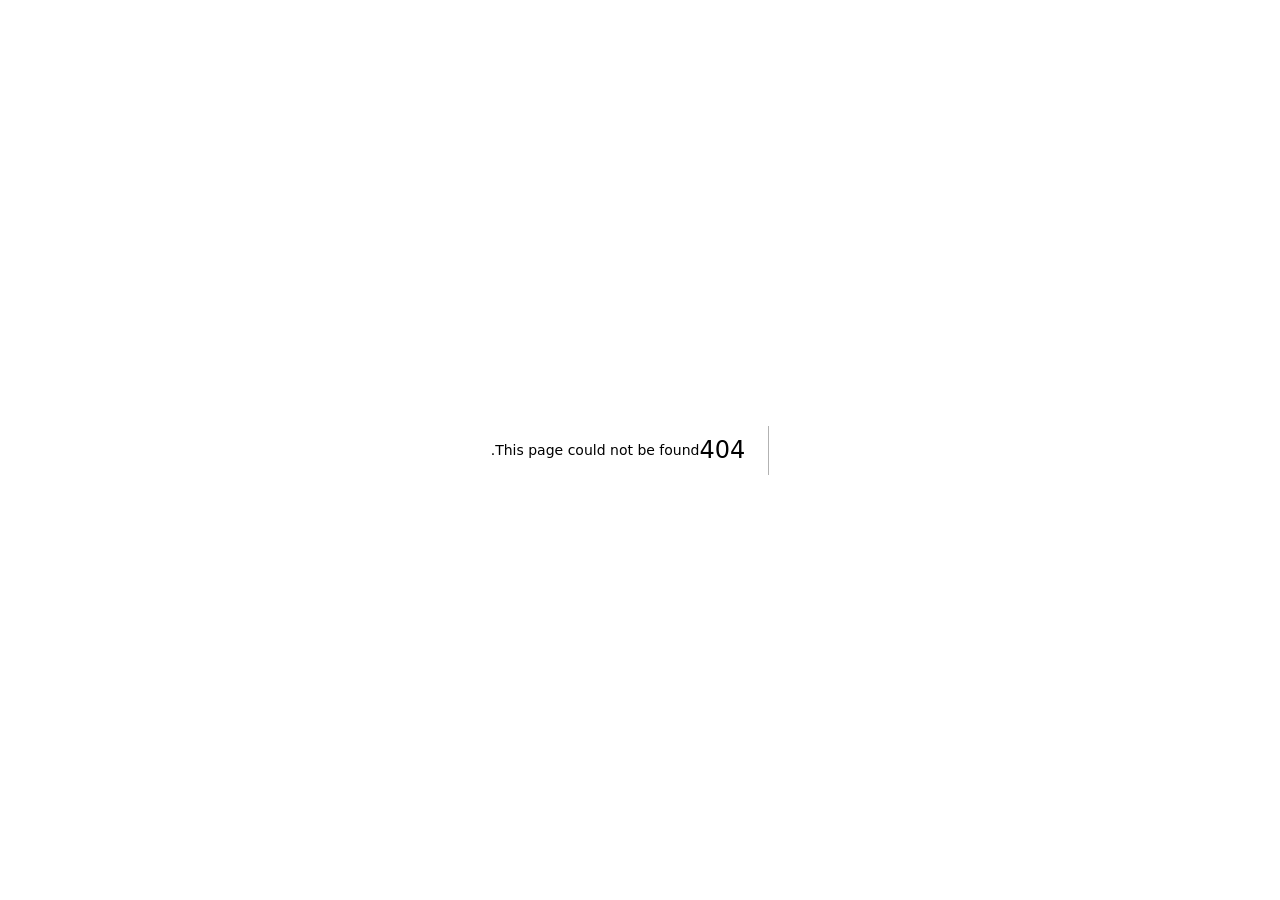
<file: 404/index.html>
<!DOCTYPE html><html lang="ar" dir="rtl"><head><meta charSet="utf-8"/><meta name="viewport" content="width=device-width, initial-scale=1"/><link rel="stylesheet" href="/_next/static/chunks/3atvgwk8xoz45.css" data-precedence="next"/><link rel="stylesheet" href="/_next/static/chunks/1h9ro21yuvgbw.css" data-precedence="next"/><link rel="preload" as="script" fetchPriority="low" href="/_next/static/chunks/01ce6pg25fldo.js"/><script src="/_next/static/chunks/3_wf85ghb14_i.js" async=""></script><script src="/_next/static/chunks/10u7p2gj02qay.js" async=""></script><script src="/_next/static/chunks/turbopack-3-ry682tkyiqk.js" async=""></script><script src="/_next/static/chunks/3hkn7onio4fmf.js" async=""></script><script src="/_next/static/chunks/1v7yrsus2g6io.js" async=""></script><script src="/_next/static/chunks/14rcu7fav-f8n.js" async=""></script><script src="/_next/static/chunks/1kmeu9gd6gvox.js" async=""></script><meta name="robots" content="noindex"/><meta name="theme-color" content="#030303"/><title>CTO-DRS | هندسة البرمجيات والأمن السيبراني والابتكار</title><meta name="description" content="CTO-DRS — مطور تقني مهتم بهندسة البرمجيات والأمن السيبراني وتطوير تطبيقات أندرويد الأصلية والابتكار مفتوح المصدر. تقنية مفيدة وآمنة وقابلة للصيانة ومتاحة للجميع."/><link rel="author" href="https://github.com/CTO-DRS"/><meta name="author" content="CTO-DRS"/><link rel="manifest" href="/manifest.webmanifest"/><meta name="keywords" content="CTO-DRS,هندسة برمجيات,أمن سيبراني,Kotlin,Python,JavaScript,PHP,Android,Open Source,برمجة"/><link rel="canonical" href="https://cto-drs.com/"/><link rel="alternate" hrefLang="ar" href="https://cto-drs.com/"/><link rel="alternate" hrefLang="en" href="https://cto-drs.com/en/"/><link rel="alternate" hrefLang="x-default" href="https://cto-drs.com/"/><meta name="mobile-web-app-capable" content="yes"/><meta name="apple-mobile-web-app-title" content="CTO-DRS"/><meta name="apple-mobile-web-app-status-bar-style" content="black-translucent"/><meta property="og:title" content="CTO-DRS | Software Engineering • Cybersecurity • Innovation"/><meta property="og:description" content="مطور تقني مهتم بهندسة البرمجيات والأمن السيبراني وتطوير تطبيقات أندرويد الأصلية والابتكار مفتوح المصدر"/><meta property="og:url" content="https://cto-drs.com/"/><meta property="og:site_name" content="CTO-DRS"/><meta property="og:locale" content="ar_SA"/><meta property="og:image" content="https://cto-drs.com/og-image.png"/><meta property="og:image:width" content="1200"/><meta property="og:image:height" content="630"/><meta property="og:image:alt" content="CTO-DRS — Software Engineer &amp; Cybersecurity"/><meta property="og:type" content="website"/><meta name="twitter:card" content="summary_large_image"/><meta name="twitter:site" content="@cto_drs"/><meta name="twitter:creator" content="@cto_drs"/><meta name="twitter:title" content="CTO-DRS | Software Engineering • Cybersecurity • Innovation"/><meta name="twitter:description" content="تطبيقات وأدوات مفتوحة المصدر — هندسة برمجيات وأمن سيبراني وابتكار"/><meta name="twitter:image" content="https://cto-drs.com/og-image.png"/><link rel="icon" href="/favicon.ico" sizes="48x48" type="image/x-icon"/><link rel="icon" href="/icons/icon-192.png" sizes="192x192" type="image/png"/><link rel="icon" href="/icons/icon-512.png" sizes="512x512" type="image/png"/><link rel="apple-touch-icon" href="/icons/apple-touch-icon.png"/><meta name="next-size-adjust" content=""/><title>404: This page could not be found.</title><script id="early-prefs">(function(){try{var d=document.documentElement,q=new URLSearchParams(location.search).get('lang'),l=(q==='en'||q==='ar')?q:localStorage.getItem('cto-drs-lang');if(l==='en'){d.lang='en';d.dir='ltr';}var si=localStorage.getItem('cto-drs-text-scale'),s=si===null?1:[0.9,1,1.1,1.25,1.4][+si];if(s&&s!==1)d.style.fontSize=(s*100)+'%';if(localStorage.getItem('cto-drs-reduce-motion')==='1')d.classList.add('reduce-motion');}catch(e){}})();</script><script src="/_next/static/chunks/0cz1d0mv5g_q7.js" noModule=""></script></head><body class="_2yKeIa_variable -IWRBq_variable _98S4DG_variable antialiased bg-app text-main overflow-x-clip"><div hidden=""><!--$--><!--/$--></div><script id="json-ld-structured-data" type="application/ld+json">{"@context":"https://schema.org","@graph":[{"@type":"Person","@id":"https://cto-drs.com/#person","name":"CTO-DRS","url":"https://cto-drs.com","email":"mailto:info@cto-drs.com","jobTitle":"Software Engineer","description":"مطور تقني مهتم بهندسة البرمجيات والأمن السيبراني وتطوير تطبيقات أندرويد الأصلية والابتكار مفتوح المصدر","knowsAbout":["Software Engineering","Cybersecurity","Android Development","Kotlin","Python","Open Source"],"sameAs":["https://github.com/CTO-DRS","https://t.me/ctodrs","https://x.com/cto_drs","https://www.instagram.com/cto.drs","https://www.tiktok.com/@cto.drs","https://youtube.com/@cto-drs","https://linktr.ee/cto.drs"],"mainEntityOfPage":{"@id":"https://cto-drs.com/#profilepage"}},{"@type":"ProfilePage","@id":"https://cto-drs.com/#profilepage","url":"https://cto-drs.com","name":"CTO-DRS | هندسة البرمجيات والأمن السيبراني والابتكار","inLanguage":"ar","mainEntity":{"@id":"https://cto-drs.com/#person"}},{"@type":"Organization","@id":"https://cto-drs.com/#organization","name":"CTO-DRS","alternateName":"CTO.DRS","url":"https://cto-drs.com","email":"info@cto-drs.com","logo":"https://cto-drs.com/icons/icon-512.png","image":"https://cto-drs.com/og-image.png","description":"جهة تطوير تقنية مفتوحة المصدر — تطبيقات أندرويد أصلية، أدوات خصوصية وأمن سيبراني، ولغات وأدوات مطورين","foundingDate":"2024","sameAs":["https://wa.me/message/MVTVWPOPFOVFF1","https://t.me/ctodrs","https://www.tiktok.com/@cto.drs","https://x.com/cto_drs","https://www.instagram.com/cto.drs","https://youtube.com/@cto-drs","https://github.com/CTO-DRS","https://linktr.ee/cto.drs","https://cto-drs.com/"],"subOrganization":{"@type":"EducationalOrganization","@id":"https://academy.cto-drs.com/#organization","name":"أكاديمية الرشيد","alternateName":"Al-Rasheed Academy","url":"https://academy.cto-drs.com/","email":"academy@cto-drs.com"},"contactPoint":[{"@type":"ContactPoint","contactType":"customer support","email":"support@cto-drs.com","availableLanguage":["Arabic","English"]},{"@type":"ContactPoint","contactType":"customer service","email":"info@cto-drs.com","availableLanguage":["Arabic","English"]},{"@type":"ContactPoint","contactType":"sales","email":"contact@cto-drs.com","availableLanguage":["Arabic","English"]}]},{"@type":"WebSite","@id":"https://cto-drs.com/#website","url":"https://cto-drs.com","name":"CTO-DRS","description":"منصة المطور المتكاملة — هندسة البرمجيات والأمن السيبراني والابتكار","inLanguage":"ar","publisher":{"@id":"https://cto-drs.com/#person"},"author":{"@id":"https://cto-drs.com/#person"}},{"@type":"ItemList","@id":"https://cto-drs.com/#apps","name":"تطبيقات CTO-DRS مفتوحة المصدر","description":"قائمة تطبيقات وأدوات CTO-DRS المتاحة بتنزيل مباشر من GitHub Releases","itemListOrder":"https://schema.org/ItemListOrderAscending","numberOfItems":10,"itemListElement":[{"@type":"ListItem","position":1,"item":{"@type":["SoftwareApplication","MobileApplication"],"@id":"https://cto-drs.com/#app-nexuslink","name":"NexusLink","alternateName":"NexusLink — مركز أجهزتك المحلي","description":"مرآة الشاشة والتحكم عن بُعد، نقل الملفات، مزامنة الحافظة وبث الوسائط بين أجهزتك على الشبكة المحلية — بتشفير تام E2E بلا سحابة ولا حسابات. متوفر لأندرويد وماك.","url":"https://github.com/CTO-DRS/NexusLink","downloadUrl":"https://github.com/CTO-DRS/NexusLink/releases/latest/download/NexusLink-3.1.0-release.apk","softwareVersion":"3.1.0","applicationCategory":"MobileApplication","operatingSystem":"Android, macOS","fileFormat":"application/vnd.android.package-archive","isAccessibleForFree":true,"author":{"@id":"https://cto-drs.com/#person"},"publisher":{"@id":"https://cto-drs.com/#organization"},"offers":{"@type":"Offer","price":"0","priceCurrency":"USD","availability":"https://schema.org/InStock"},"position":1}},{"@type":"ListItem","position":2,"item":{"@type":["SoftwareApplication","MobileApplication"],"@id":"https://cto-drs.com/#app-securenet-vpn","name":"SecureNet VPN","alternateName":"SecureNet VPN — خصوصية بمستوى المؤسسات","description":"شبكة افتراضية خاصة ببروتوكول WireGuard مع ماسح أمان للجهاز ومحسّن شبكة — Kotlin + C++ (NDK) + Go بمعمارية MVVM نظيفة.","url":"https://github.com/CTO-DRS/SecureNetVPN","downloadUrl":"https://github.com/CTO-DRS/SecureNetVPN/releases/latest/download/SecureNetVPN-debug-v1.8.23.apk","softwareVersion":"1.8.23","applicationCategory":"MobileApplication","operatingSystem":"Android","fileFormat":"application/vnd.android.package-archive","isAccessibleForFree":true,"author":{"@id":"https://cto-drs.com/#person"},"publisher":{"@id":"https://cto-drs.com/#organization"},"offers":{"@type":"Offer","price":"0","priceCurrency":"USD","availability":"https://schema.org/InStock"},"position":2}},{"@type":"ListItem","position":3,"item":{"@type":["SoftwareApplication","MobileApplication"],"@id":"https://cto-drs.com/#app-super-biz","name":"SuperBiz","alternateName":"SuperBiz — إدارة الأعمال دون اتصال","description":"نظام إدارة أعمال أندرويد متكامل يعمل دون اتصال 100% — فواتير ومخزون ونقاط بيع متوافقة مع ZATCA مع أكثر من 1400 اختبار وحدة.","url":"https://github.com/CTO-DRS/SuperBiz","downloadUrl":"https://github.com/CTO-DRS/SuperBiz/releases/latest/download/SuperBiz-v3.5.2-debug.apk","softwareVersion":"3.5.2","applicationCategory":"MobileApplication","operatingSystem":"Android","fileFormat":"application/vnd.android.package-archive","isAccessibleForFree":true,"author":{"@id":"https://cto-drs.com/#person"},"publisher":{"@id":"https://cto-drs.com/#organization"},"offers":{"@type":"Offer","price":"0","priceCurrency":"USD","availability":"https://schema.org/InStock"},"position":3}},{"@type":"ListItem","position":4,"item":{"@type":["SoftwareApplication","MobileApplication"],"@id":"https://cto-drs.com/#app-drs-smart-keyboard","name":"DRS Smart Keyboard","alternateName":"DRS Smart Keyboard — لوحة مفاتيح عربية واعية بالخصوصية","description":"IME عربي أصلي بالكامل على أندرويد: ذكاء يعمل على الجهاز بلا إنترنت، خصوصية مثبتة، ونظام امتدادات (حزم ثيمات) موقّع تشفيرياً.","url":"https://github.com/CTO-DRS/DRS-Smart-Keyboard","downloadUrl":"https://github.com/CTO-DRS/DRS-Smart-Keyboard/releases/latest/download/DRS-Smart-Keyboard-v1.4.2.apk","softwareVersion":"1.4.2","applicationCategory":"MobileApplication","operatingSystem":"Android","fileFormat":"application/vnd.android.package-archive","isAccessibleForFree":true,"author":{"@id":"https://cto-drs.com/#person"},"publisher":{"@id":"https://cto-drs.com/#organization"},"offers":{"@type":"Offer","price":"0","priceCurrency":"USD","availability":"https://schema.org/InStock"},"position":4}},{"@type":"ListItem","position":5,"item":{"@type":["SoftwareApplication","MobileApplication"],"@id":"https://cto-drs.com/#app-onyx-keyboard","name":"Onyx Keyboard","alternateName":"Onyx Keyboard — حزمة الخصوصية والتخصيص","description":"لوحة مفاتيح أندرويد بتركيز كامل على الخصوصية والتخصيص — نسخة release خفيفة (2.4MB) ونسخة debug كاملة الميزات.","url":"https://github.com/CTO-DRS/OnyxKeyboard","downloadUrl":"https://github.com/CTO-DRS/OnyxKeyboard/releases/latest/download/OnyxKeyboard-v1.0.0-privacy-release.apk","softwareVersion":"1.0.0-privacy","applicationCategory":"MobileApplication","operatingSystem":"Android","fileFormat":"application/vnd.android.package-archive","isAccessibleForFree":true,"author":{"@id":"https://cto-drs.com/#person"},"publisher":{"@id":"https://cto-drs.com/#organization"},"offers":{"@type":"Offer","price":"0","priceCurrency":"USD","availability":"https://schema.org/InStock"},"position":5}},{"@type":"ListItem","position":6,"item":{"@type":["SoftwareApplication","MobileApplication"],"@id":"https://cto-drs.com/#app-novafiles","name":"NovaFiles","alternateName":"NovaFiles — مدير ملفات حديث لأندرويد","description":"مدير ملفات أندرويد بواجهة عصرية وإدارة كاملة للملفات والمجلدات — نسخة release مستقرة وخفيفة.","url":"https://github.com/CTO-DRS/NovaFiles","downloadUrl":"https://github.com/CTO-DRS/NovaFiles/releases/latest/download/NovaFiles-v0.41.0-release.apk","softwareVersion":"0.41.0","applicationCategory":"MobileApplication","operatingSystem":"Android","fileFormat":"application/vnd.android.package-archive","isAccessibleForFree":true,"author":{"@id":"https://cto-drs.com/#person"},"publisher":{"@id":"https://cto-drs.com/#organization"},"offers":{"@type":"Offer","price":"0","priceCurrency":"USD","availability":"https://schema.org/InStock"},"position":6}},{"@type":"ListItem","position":7,"item":{"@type":["SoftwareApplication","MobileApplication"],"@id":"https://cto-drs.com/#app-violetchat","name":"Violet Chat","alternateName":"Violet Chat — محادثات فورية أنيقة","description":"تطبيق محادثة مفتوح المصدر مبني بـ Flutter/Dart — النسخة الشاملة universal متوافقة مع كل المعماريات مع ملف SHA256 للتحقق.","url":"https://github.com/CTO-DRS/VioletChat","downloadUrl":"https://github.com/CTO-DRS/VioletChat/releases/latest/download/app-universal-release.apk","softwareVersion":"0.1.14","applicationCategory":"MobileApplication","operatingSystem":"Android","fileFormat":"application/vnd.android.package-archive","isAccessibleForFree":true,"author":{"@id":"https://cto-drs.com/#person"},"publisher":{"@id":"https://cto-drs.com/#organization"},"offers":{"@type":"Offer","price":"0","priceCurrency":"USD","availability":"https://schema.org/InStock"},"position":7}},{"@type":"ListItem","position":8,"item":{"@type":["SoftwareApplication","MobileApplication"],"@id":"https://cto-drs.com/#app-lumina-studio","name":"Lumina Studio","alternateName":"Lumina Studio — استوديو إبداعي","description":"تطبيق استوديو إبداعي لأندرويد — متوفر كنسخة APK جاهزة للتجربة وحزمة مصدر كاملة للمطورين.","url":"https://github.com/CTO-DRS/Lumina-Studio","downloadUrl":"https://github.com/CTO-DRS/Lumina-Studio/releases/latest/download/LuminaStudio-v1.1.0-debug.apk","softwareVersion":"1.1.0","applicationCategory":"MobileApplication","operatingSystem":"Android","fileFormat":"application/vnd.android.package-archive","isAccessibleForFree":true,"author":{"@id":"https://cto-drs.com/#person"},"publisher":{"@id":"https://cto-drs.com/#organization"},"offers":{"@type":"Offer","price":"0","priceCurrency":"USD","availability":"https://schema.org/InStock"},"position":8}},{"@type":"ListItem","position":9,"item":{"@type":["SoftwareApplication","ApplicationSuite"],"@id":"https://cto-drs.com/#app-arabi-lang","name":"Arabi Language","alternateName":"لغة عربي — برمجة بالعربية الفصحى","description":"لغة برمجة عربية بالكامل مثل بايثون: متغيرات، دوال، حلقات، قوائم وقواميس ومفسّر تفاعلي — حزمة ZIP جاهزة للتشغيل بـ Python.","url":"https://github.com/CTO-DRS/arabi-lang","downloadUrl":"https://github.com/CTO-DRS/arabi-lang/releases/latest/download/arabi-lang-1.37.0.zip","softwareVersion":"1.37.0","applicationCategory":"DeveloperApplication","operatingSystem":"Python, CLI","fileFormat":"application/zip","isAccessibleForFree":true,"author":{"@id":"https://cto-drs.com/#person"},"publisher":{"@id":"https://cto-drs.com/#organization"},"offers":{"@type":"Offer","price":"0","priceCurrency":"USD","availability":"https://schema.org/InStock"},"position":9}},{"@type":"ListItem","position":10,"item":{"@type":["SoftwareApplication","WebApplication"],"@id":"https://cto-drs.com/#app-drs-ai","name":"DRS AI","alternateName":"DRS AI — نظام ذكاء اصطناعي خاص","description":"نظام تشغيل ذكاء اصطناعي مؤسسي بأكثر من 40 خدمة مصغرة — مستضاف ذاتياً، يعمل دون اتصال، ويدعم العربية والإنجليزية والفرنسية والألمانية. يتوفر حالياً كمصدر مباشر.","url":"https://github.com/CTO-DRS/DRS-AI-Web","downloadUrl":"https://github.com/CTO-DRS/DRS-AI-Web/archive/refs/heads/main.zip","softwareVersion":"main","applicationCategory":"DeveloperApplication","operatingSystem":"Self-Hosted, Electron","fileFormat":"application/octet-stream","isAccessibleForFree":true,"author":{"@id":"https://cto-drs.com/#person"},"publisher":{"@id":"https://cto-drs.com/#organization"},"offers":{"@type":"Offer","price":"0","priceCurrency":"USD","availability":"https://schema.org/InStock"},"position":10}}]},{"@type":"FAQPage","@id":"https://cto-drs.com/#faq","url":"https://cto-drs.com/#/faq","inLanguage":"ar","mainEntity":[{"@type":"Question","name":"كم تستغرق مدة تنفيذ المشاريع؟","text":"كم تستغرق مدة تنفيذ المشاريع؟","acceptedAnswer":{"@type":"Answer","text":"تعتمد المدة على حجم المشروع وتعقيده؛ الموقع التعريفي يستغرق عادة من 5 إلى 10 أيام عمل، بينما تستغرق الأنظمة المتكاملة والتطبيقات المخصصة من 4 إلى 12 أسبوعاً. نقدّم لك جدولاً زمنياً واضحاً بمراحل محددة قبل بدء التنفيذ، ونلتزم به."}},{"@type":"Question","name":"كيف أبدأ مشروعاً جديداً معكم؟","text":"كيف أبدأ مشروعاً جديداً معكم؟","acceptedAnswer":{"@type":"Answer","text":"تواصل معنا عبر صفحة التواصل أو احجز استشارة مجانية؛ نناقش فكرتك ونحدد المتطلبات بدقة، ثم نرسل لك عرضاً فنياً ومالياً مفصلاً خلال 48 ساعة، وبعد موافقتك يبدأ فريق العمل فوراً."}},{"@type":"Question","name":"ما التقنيات التي تستخدمونها في العمل؟","text":"ما التقنيات التي تستخدمونها في العمل؟","acceptedAnswer":{"@type":"Answer","text":"نعتمد أحدث التقنيات: Next.js وReact للواجهات، وNode.js مع قواعد بيانات حديثة للخلفية، إلى جانب أدوات اختبار الاختراق المتقدمة مثل Burp Suite وMetasploit. نختار دائماً الحزمة التقنية الأنسب لطبيعة مشروعك وأهدافه."}},{"@type":"Question","name":"كيف تضمنون جودة المشاريع المُسلَّمة؟","text":"كيف تضمنون جودة المشاريع المُسلَّمة؟","acceptedAnswer":{"@type":"Answer","text":"نتبع منهجية صارمة تشمل مراجعات كود أسبوعية، واختبارات آلية ويدوية (Unit & E2E)، ومراجعة أمنية شاملة قبل التسليم، مع بيئة تجريبية تتابع فيها التقدم أولاً بأول وتراجع كل مرحلة قبل الانتقال للتالية."}},{"@type":"Question","name":"هل توقّعون اتفاقيات سرية وعدم إفصاح (NDA)؟","text":"هل توقّعون اتفاقيات سرية وعدم إفصاح (NDA)؟","acceptedAnswer":{"@type":"Answer","text":"نعم، نوقّع اتفاقية NDA قبل أي اجتماع تفصيلي، وتُخزَّن جميع بيانات العميل بسرية تامة عبر قنوات مشفّرة، ولا يُذكر اسمك أو تفاصيل مشروعك في أي مكان دون إذن خطي مسبق منك."}},{"@type":"Question","name":"ما الذي يشمله الضمان بعد التسليم؟","text":"ما الذي يشمله الضمان بعد التسليم؟","acceptedAnswer":{"@type":"Answer","text":"يشمل الضمان إصلاح أي عيوب برمجية مجاناً لمدة 30 يوماً بعد التسليم، إلى جانب دعم فني عبر البريد والتواصل المباشر لضمان استقرار المشروع بشكل كامل في بيئة الإنتاج."}},{"@type":"Question","name":"ما طرق الدفع المتاحة ونظام الدفعات؟","text":"ما طرق الدفع المتاحة ونظام الدفعات؟","acceptedAnswer":{"@type":"Answer","text":"نقبل التحويل البنكي وبوابات الدفع الإلكتروني. تعمل المشاريع بنظام دفعات مرنة: 40% عند بدء التنفيذ، 30% عند تسليم النسخة الأولى، و30% عند التسليم النهائي. أما المشاريع الصغيرة فتُقسم 50/50."}},{"@type":"Question","name":"هل تصدرون فواتير رسمية معتمدة؟","text":"هل تصدرون فواتير رسمية معتمدة؟","acceptedAnswer":{"@type":"Answer","text":"نعم، نصدر فاتورة ضريبية رسمية لكل عملية دفع وتصلك إلكترونياً فوراً، مع إمكانية إصدار مستندات إضافية تحتاجها شركتك لأغراض المحاسبة والمراجعة."}},{"@type":"Question","name":"ما سياسة الاسترجاع أو إلغاء المشروع؟","text":"ما سياسة الاسترجاع أو إلغاء المشروع؟","acceptedAnswer":{"@type":"Answer","text":"يمكنك إلغاء المشروع في أي وقت؛ تُحسب قيمة الأعمال المنجزة فعلياً حتى تاريخ الإلغاء ويُسترد الفرق المتبقي تلقائياً خلال 7 أيام عمل — دون أي رسوم خفية أو شروط معقدة."}},{"@type":"Question","name":"هل تقدمون دعماً فنياً بعد التسليم؟","text":"هل تقدمون دعماً فنياً بعد التسليم؟","acceptedAnswer":{"@type":"Answer","text":"نعم، كل مشروع يأتي مع دعم فني مجاني لمدة 30 يوماً بعد التسليم، وتتوفر بعدها عقود دعم شهرية مرنة تشمل المراقبة المستمرة والتحديثات والاستجابة السريعة للحالات الطارئة."}},{"@type":"Question","name":"ماذا يشمل عقد الصيانة الشهرية؟","text":"ماذا يشمل عقد الصيانة الشهرية؟","acceptedAnswer":{"@type":"Answer","text":"يشمل النسخ الاحتياطي التلقائي الدوري، وتحديث الحزم والثغرات الأمنية، ومراقبة الأداء والأمان على مدار الساعة، وتقريراً شهرياً مفصلاً، مع ساعات تطوير إضافية يمكن استخدامها عند الحاجة."}},{"@type":"Question","name":"كيف تتم اجتماعات المتابعة خلال التنفيذ؟","text":"كيف تتم اجتماعات المتابعة خلال التنفيذ؟","acceptedAnswer":{"@type":"Answer","text":"نعقد اجتماع متابعة أسبوعياً عبر مكالمة فيديو نعرض فيه التقدم المحرز والمرحلة القادمة، ويصلك بعده تقرير مكتوب، ويمكنك متابعة المهام لحظياً عبر لوحة إدارة المشروع في أي وقت."}}]}]}</script><script>((a,b,c,d,e,f,g,h)=>{let i=document.documentElement,j=["light","dark"];function k(b){var c;(Array.isArray(a)?a:[a]).forEach(a=>{let c="class"===a,d=c&&f?e.map(a=>f[a]||a):e;c?(i.classList.remove(...d),i.classList.add(f&&f[b]?f[b]:b)):i.setAttribute(a,b)}),c=b,h&&j.includes(c)&&(i.style.colorScheme=c)}if(d)k(d);else try{let a=localStorage.getItem(b)||c,d=g&&"system"===a?window.matchMedia("(prefers-color-scheme: dark)").matches?"dark":"light":a;k(d)}catch(a){}})("class","theme","dark",null,["light","dark"],null,false,true)</script><div style="font-family:system-ui,&quot;Segoe UI&quot;,Roboto,Helvetica,Arial,sans-serif,&quot;Apple Color Emoji&quot;,&quot;Segoe UI Emoji&quot;;height:100vh;text-align:center;display:flex;flex-direction:column;align-items:center;justify-content:center"><div><style>body{color:#000;background:#fff;margin:0}.next-error-h1{border-right:1px solid rgba(0,0,0,.3)}@media (prefers-color-scheme:dark){body{color:#fff;background:#000}.next-error-h1{border-right:1px solid rgba(255,255,255,.3)}}</style><h1 class="next-error-h1" style="display:inline-block;margin:0 20px 0 0;padding:0 23px 0 0;font-size:24px;font-weight:500;vertical-align:top;line-height:49px">404</h1><div style="display:inline-block"><h2 style="font-size:14px;font-weight:400;line-height:49px;margin:0">This page could not be found.</h2></div></div></div><!--$--><!--/$--><div role="region" aria-label="Notifications (F8)" tabindex="-1" style="pointer-events:none"><ol tabindex="-1" class="fixed top-0 z-[100] flex max-h-screen w-full flex-col-reverse p-4 sm:bottom-0 sm:right-0 sm:top-auto sm:flex-col md:max-w-[420px]"></ol></div><script id="_R_">(globalThis["TURBOPACK"] || (globalThis["TURBOPACK"] = [])).push({"otherChunks":["static/chunks/01ce6pg25fldo.js","static/chunks/3_wf85ghb14_i.js","static/chunks/10u7p2gj02qay.js"],"runtimeModuleIds":[94553]});</script><script src="/_next/static/chunks/01ce6pg25fldo.js" async=""></script><script>(self.__next_f=self.__next_f||[]).push([0])</script><script>self.__next_f.push([1,"1:\"$Sreact.fragment\"\n2:\"/_next/static/chunks/3hkn7onio4fmf.js\"\n3:\"/_next/static/chunks/1v7yrsus2g6io.js\"\n4:\"/_next/static/chunks/14rcu7fav-f8n.js\"\n5:\"/_next/static/chunks/1kmeu9gd6gvox.js\"\n6:\"EARLY_PREFS_SCRIPT\"\n7:I[19520,[\"$2\",\"$3\",\"$4\",\"$5\"],\"$6\"]\n10:I[68027,[\"$2\",\"$3\",\"$4\",\"$5\"],\"default\",1]\n:HL[\"/_next/static/chunks/3atvgwk8xoz45.css\",\"style\"]\n:HL[\"/_next/static/chunks/1h9ro21yuvgbw.css\",\"style\"]\n8:T4d9f,{\"@context\":\"https://schema.org\",\"@graph\":[{\"@type\":\"Person\",\"@id\":\"https://cto-drs.com/#person\",\"name\":\"CTO-DRS\",\"url\":\"https://cto-drs.com\",\"email\":\"mailto:info@cto-drs.com\",\"jobTitle\":\"Software Engineer\",\"description\":\"مطور تقني مهتم بهندسة البرمجيات والأمن السيبراني وتطوير تطبيقات أندرويد الأصلية والابتكار مفتوح المصدر\",\"knowsAbout\":[\"Software Engineering\",\"Cybersecurity\",\"Android Development\",\"Kotlin\",\"Python\",\"Open Source\"],\"sameAs\":[\"https://github.com/CTO-DRS\",\"https://t.me/ctodrs\",\"https://x.com/cto_drs\",\"https://www.instagram.com/cto.drs\",\"https://www.tiktok.com/@cto.drs\",\"https://youtube.com/@cto-drs\",\"https://linktr.ee/cto.drs\"],\"mainEntityOfPage\":{\"@id\":\"https://cto-drs.com/#profilepage\"}},{\"@type\":\"ProfilePage\",\"@id\":\"https://cto-drs.com/#profilepage\",\"url\":\"https://cto-drs.com\",\"name\":\"CTO-DRS | هندسة البرمجيات والأمن السيبراني والابتكار\",\"inLanguage\":\"ar\",\"mainEntity\":{\"@id\":\"https://cto-drs.com/#person\"}},{\"@type\":\"Organization\",\"@id\":\"https://cto-drs.com/#organization\",\"name\":\"CTO-DRS\",\"alternateName\":\"CTO.DRS\",\"url\":\"https://cto-drs.com\",\"email\":\"info@cto-drs.com\",\"logo\":\"https://cto-drs.com/icons/icon-512.png\",\"image\":\"https://cto-drs.com/og-image.png\",\"description\":\"جهة تطوير تقنية مفتوحة المصدر — تطبيقات أندرويد أصلية، أدوات خصوصية وأمن سيبراني، ولغات وأدوات مطورين\",\"foundingDate\":\"2024\",\"sameAs\":[\"https://wa.me/message/MVTVWPOPFOVFF1\",\"https://t.me/ctodrs\",\"https://www.tiktok.com/@cto.drs\",\"https://x.com/cto_drs\",\"https://www.instagram.com/cto.drs\",\"https://youtube.com/@cto-drs\",\"https://github.com/CTO-DRS\",\"https://linktr.ee/cto.drs\",\"https://cto-drs.com/\"],\"subOrganization\":{\"@type\":\"EducationalOrganization\",\"@id\":\"https://academy.cto-drs.com/#organization\",\"name\":\"أكاديمية الرشيد\",\"alternateName\":\"Al-Rasheed Academy\",\"url\":\"https://academy.cto-drs.com/\",\"email\":\"academy@cto-drs.com\"},\"contactPoint\":[{\"@type\":\"ContactPoint\",\"contactType\":\"customer support\",\"email\":\"support@cto-drs.com\",\"availableLanguage\":[\"Arabic\",\"English\"]},{\"@type\":\"ContactPoint\",\"contactType\":\"customer service\",\"email\":\"info@cto-drs.com\",\"availableLanguage\":[\"Arabic\",\"English\"]},{\"@type\":\"ContactPoint\",\"contactType\":\"sales\",\"email\":\"contact@cto-drs.com\",\"availableLanguage\":[\"Arabic\",\"English\"]}]},{\"@type\":\"WebSite\",\"@id\":\"https://cto-drs.com/#website\",\"url\":\"https://cto-drs.com\",\"name\":\"CTO-DRS\",\"description\":\"منصة المطور المتكاملة — هندسة البرمجيات والأمن السيبراني والابتكار\",\"inLanguage\":\"ar\",\"publisher\":{\"@id\":\"https://cto-drs.com/#person\"},\"author\":{\"@id\":\"https://cto-drs.com/#person\"}},{\"@type\":\"ItemList\",\"@id\":\"https://cto-drs.com/#apps\",\"name\":\"تطبيقات CTO-DRS مفتوحة المصدر\",\"description\":\"قائمة تطبيقات وأدوات CTO-DRS المتاحة بتنزيل مباشر من GitHub Releases\",\"itemListOrder\":\"https://schema.org/ItemListOrderAscending\",\"numberOfItems\":10,\"itemListElement\":[{\"@type\":\"ListItem\",\"position\":1,\"item\":{\"@type\":[\"SoftwareApplication\",\"MobileApplication\"],\"@id\":\"https://cto-drs.com/#app-nexuslink\",\"name\":\"NexusLink\",\"alternateName\":\"NexusLink — مركز أجهزتك المحلي\",\"description\":\"مرآة الشاشة والتحكم عن بُعد، نقل الملفات، مزامنة الحافظة وبث الوسائط بين أجهزتك على الشبكة المحلية — بتشفير تام E2E بلا سحابة ولا حسابات. متوفر لأندرويد وماك.\",\"url\":\"https://github.com/CTO-DRS/NexusLink\",\"downloadUrl\":\"https://github.com/CTO-DRS/NexusLink/releases/latest/download/NexusLink-3.1.0-release.apk\",\"softwareVersion\":\"3.1.0\",\"applicationCategory\":\"MobileApplication\",\"operatingSystem\":\"Android, macOS\",\"fileFormat\":\"application/vnd.android.package-archive\",\"isAccessibleForFree\":true,\"author\":{\"@id\":\"https://cto-drs.com/#person\"},\"publisher\":{\"@id\":\"https://cto-drs.com/#organization\"},\"offers\":{\"@type\":\"Offer\",\"price\":\"0\",\"priceCurrency\":\"USD\",\"availability\":\"https://schema.org/InStock\"},\"position\":1}},{\"@type\":\"ListItem\",\"position\":2,\"item\":{\"@type\":[\"SoftwareApplication\",\"MobileApplication\"],\"@id\":\"https://cto-drs.com/#app-securenet-vpn\",\"name\":\"SecureNet VPN\",\"alternateName\":\"SecureNet VPN — خصوصية بمستوى المؤسسات\",\"description\":\"شبكة افتراضية خاصة ببروتوكول WireGuard مع ماسح أمان للجهاز ومحسّن شبكة — Kotlin + C++ (NDK) + Go بمعمارية MVVM نظيفة.\",\"url\":\"https://github.com/CTO-DRS/SecureNetVPN\",\"downloadUrl\":\"https://github.com/CTO-DRS/SecureNetVPN/releases/latest/download/SecureNetVPN-debug-v1.8.23.apk\",\"softwareVersion\":\"1.8.23\",\"applicationCategory\":\"MobileApplication\",\"operatingSystem\":\"Android\",\"fileFormat\":\"application/vnd.android.package-archive\",\"isAccessibleForFree\":true,\"author\":{\"@id\":\"https://cto-drs.com/#person\"},\"publisher\":{\"@id\":\"https://cto-drs.com/#organization\"},\"offers\":{\"@type\":\"Offer\",\"price\":\"0\",\"priceCurrency\":\"USD\",\"availability\":\"https://schema.org/InStock\"},\"position\":2}},{\"@type\":\"ListItem\",\"position\":3,\"item\":{\"@type\":[\"SoftwareApplication\",\"MobileApplication\"],\"@id\":\"https://cto-drs.com/#app-super-biz\",\"name\":\"SuperBiz\",\"alternateName\":\"SuperBiz — إدارة الأعمال دون اتصال\",\"description\":\"نظام إدارة أعمال أندرويد متكامل يعمل دون اتصال 100% — فواتير ومخزون ونقاط بيع متوافقة مع ZATCA مع أكثر من 1400 اختبار وحدة.\",\"url\":\"https://github.com/CTO-DRS/SuperBiz\",\"downloadUrl\":\"https://github.com/CTO-DRS/SuperBiz/releases/latest/download/SuperBiz-v3.5.2-debug.apk\",\"softwareVersion\":\"3.5.2\",\"applicationCategory\":\"MobileApplication\",\"operatingSystem\":\"Android\",\"fileFormat\":\"application/vnd.android.package-archive\",\"isAccessibleForFree\":true,\"author\":{\"@id\":\"https://cto-drs.com/#person\"},\"publisher\":{\"@id\":\"https://cto-drs.com/#organization\"},\"offers\":{\"@type\":\"Offer\",\"price\":\"0\",\"priceCurrency\":\"USD\",\"availability\":\"https://schema.org/InStock\"},\"position\":3}},{\"@type\":\"ListItem\",\"position\":4,\"item\":{\"@type\":[\"SoftwareApplication\",\"MobileApplication\"],\"@id\":\"https://cto-drs.com/#app-drs-smart-keyboard\",\"name\":\"DRS Smart Keyboard\",\"alternateName\":\"DRS Smart Keyboard — لوحة مفاتيح عربية واعية بالخصوصية\",\"description\":\"IME عربي أصلي بالكامل على أندرويد: ذكاء يعمل على الجهاز بلا إنترنت، خصوصية مثبتة، ونظام امتدادات (حزم ثيمات) موقّع تشفيرياً.\",\"url\":\"https://github.com/CTO-DRS/DRS-Smart-Keyboard\",\"downloadUrl\":\"https://github.com/CTO-DRS/DRS-Smart-Keyboard/releases/latest/download/DRS-Smart-Keyboard-v1.4.2.apk\",\"softwareVersion\":\"1.4.2\",\"applicationCategory\":\"MobileApplication\",\"operatingSystem\":\"Android\",\"fileFormat\":\"application/vnd.android.package-archive\",\"isAccessibleForFree\":true,\"author\":{\"@id\":\"https://cto-drs.com/#person\"},\"publisher\":{\"@id\":\"https://cto-drs.com/#organization\"},\"offers\":{\"@type\":\"Offer\",\"price\":\"0\",\"priceCurrency\":\"USD\",\"availability\":\"https://schema.org/InStock\"},\"position\":4}},{\"@type\":\"ListItem\",\"position\":5,\"item\":{\"@type\":[\"SoftwareApplication\",\"MobileApplication\"],\"@id\":\"https://cto-drs.com/#app-onyx-keyboard\",\"name\":\"Onyx Keyboard\",\"alternateName\":\"Onyx Keyboard — حزمة الخصوصية والتخصيص\",\"description\":\"لوحة مفاتيح أندرويد بتركيز كامل على الخصوصية والتخصيص — نسخة release خفيفة (2.4MB) ونسخة debug كاملة الميزات.\",\"url\":\"https://github.com/CTO-DRS/OnyxKeyboard\",\"downloadUrl\":\"https://github.com/CTO-DRS/OnyxKeyboard/releases/latest/download/OnyxKeyboard-v1.0.0-privacy-release.apk\",\"softwareVersion\":\"1.0.0-privacy\",\"applicationCategory\":\"MobileApplication\",\"operatingSystem\":\"Android\",\"fileFormat\":\"application/vnd.android.package-archive\",\"isAccessibleForFree\":true,\"author\":{\"@id\":\"https://cto-drs.com/#person\"},\"publisher\":{\"@id\":\"https://cto-drs.com/#organization\"},\"offers\":{\"@type\":\"Offer\",\"price\":\"0\",\"priceCurrency\":\"USD\",\"availability\":\"https://schema.org/InStock\"},\"position\":5}},{\"@type\":\"ListItem\",\"position\":6,\"item\":{\"@type\":[\"SoftwareApplication\",\"MobileApplication\"],\"@id\":\"https://cto-drs.com/#app-novafiles\",\"name\":\"NovaFiles\",\"alternateName\":\"NovaFiles — مدير ملفات حديث لأندرويد\",\"description\":\"مدير ملفات أندرويد بواجهة عصرية وإدارة كاملة للملفات والمجلدات — نسخة release مستقرة وخفيفة.\",\"url\":\"https://github.com/CTO-DRS/NovaFiles\",\"downloadUrl\":\"https://github.com/CTO-DRS/NovaFiles/releases/latest/download/NovaFiles-v0.41.0-release.apk\",\"softwareVersion\":\"0.41.0\",\"applicationCategory\":\"MobileApplication\",\"operatingSystem\":\"Android\",\"fileFormat\":\"application/vnd.android.package-archive\",\"isAccessibleForFree\":true,\"author\":{\"@id\":\"https://cto-drs.com/#person\"},\"publisher\":{\"@id\":\"https://cto-drs.com/#organization\"},\"offers\":{\"@type\":\"Offer\",\"price\":\"0\",\"priceCurrency\":\"USD\",\"availability\":\"https://schema.org/InStock\"},\"position\":6}},{\"@type\":\"ListItem\",\"position\":7,\"item\":{\"@type\":[\"SoftwareApplication\",\"MobileApplication\"],\"@id\":\"https://cto-drs.com/#app-violetchat\",\"name\":\"Violet Chat\",\"alternateName\":\"Violet Chat — محادثات فورية أنيقة\",\"description\":\"تطبيق محادثة مفتوح المصدر مبني بـ Flutter/Dart — النسخة الشاملة universal متوافقة مع كل المعماريات مع ملف SHA256 للتحقق.\",\"url\":\"https://github.com/CTO-DRS/VioletChat\",\"downloadUrl\":\"https://github.com/CTO-DRS/VioletChat/releases/latest/download/app-universal-release.apk\",\"softwareVersion\":\"0.1.14\",\"applicationCategory\":\"MobileApplication\",\"operatingSystem\":\"Android\",\"fileFormat\":\"application/vnd.android.package-archive\",\"isAccessibleForFree\":true,\"author\":{\"@id\":\"https://cto-drs.com/#person\"},\"publisher\":{\"@id\":\"https://cto-drs.com/#organization\"},\"offers\":{\"@type\":\"Offer\",\"price\":\"0\",\"priceCurrency\":\"USD\",\"availability\":\"https://schema.org/InStock\"},\"position\":7}},{\"@type\":\"ListItem\",\"position\":8,\"item\":{\"@type\":[\"SoftwareApplication\",\"MobileApplication\"],\"@id\":\"https://cto-drs.com/#app-lumina-studio\",\"name\":\"Lumina Studio\",\"alternateName\":\"Lumina Studio — استوديو إبداعي\",\"description\":\"تطبيق استوديو إبداعي لأندرويد — متوفر كنسخة APK جاهزة للتجربة وحزمة مصدر كاملة للمطورين.\",\"url\":\"https://github.com/CTO-DRS/Lumina-Studio\",\"downloadUrl\":\"https://github.com/CTO-DRS/Lumina-Studio/releases/latest/download/LuminaStudio-v1.1.0-debug.apk\",\"softwareVersion\":\"1.1.0\",\"applicationCategory\":\"MobileApplication\",\"operatingSystem\":\"Android\",\"fileFormat\":\"application/vnd.android.package-archive\",\"isAccessibleForFree\":true,\"author\":{\"@id\":\"https://cto-drs.com/#person\"},\"publisher\":{\"@id\":\"https://cto-drs.com/#organization\"},\"offers\":{\"@type\":\"Offer\",\"price\":\"0\",\"priceCurrency\":\"USD\",\"availability\":\"https://schema.org/InStock\"},\"position\":8}},{\"@type\":\"ListItem\",\"position\":9,\"item\":{\"@type\":[\"SoftwareApplication\",\"ApplicationSuite\"],\"@id\":\"https://cto-drs.com/#app-arabi-lang\",\"name\":\"Arabi Language\",\"alternateName\":\"لغة عربي — برمجة بالعربية الفصحى\",\"description\":\"لغة برمجة عربية بالكامل مثل بايثون: متغيرات، دوال، حلقات، قوائم وقواميس ومفسّر تفاعلي — حزمة ZIP جاهزة للتشغيل بـ Python.\",\"url\":\"https://github.com/CTO-DRS/arabi-lang\",\"downloadUrl\":\"https://github.com/CTO-DRS/arabi-lang/releases/latest/download/arabi-lang-1.37.0.zip\",\"softwareVersion\":\"1.37.0\",\"applicationCategory\":\"DeveloperApplication\",\"operatingSystem\":\"Python, CLI\",\"fileFormat\":\"application/zip\",\"isAccessibleForFree\":true,\"author\":{\"@id\":\"https://cto-drs.com/#person\"},\"publisher\":{\"@id\":\"https://cto-drs.com/#organization\"},\"offers\":{\"@type\":\"Offer\",\"price\":\"0\",\"priceCurrency\":\"USD\",\"availability\":\"https://schema.org/InStock\"},\"position\":9}},{\"@type\":\"ListItem\",\"position\":10,\"item\":{\"@type\":[\"SoftwareApplication\",\"WebApplication\"],\"@id\":\"https://cto-drs.com/#app-drs-ai\",\"name\":\"DRS AI\",\"alternateName\":\"DRS AI — نظام ذكاء اصطناعي خاص\",\"description\":\"نظام تشغيل ذكاء اصطناعي مؤسسي بأكثر من 40 خدمة مصغرة — مستضاف ذاتياً، يعمل دون اتصال، ويدعم العربية والإنجليزية والفرنسية والألمانية. يتوفر حالياً كمصدر مباشر.\",\"url\":\"https://github.com/CTO-DRS/DRS-AI-Web\",\"downloadUrl\":\"https://github.com/CTO-DRS/DRS-AI-Web/archive/refs/heads/main.zip\",\"softwareVersion\":\"main\",\"applicationCategory\":\"DeveloperApplication\",\"operatingSystem\":\"Self-Hosted, Electron\",\"fileFormat\":\"application/octet-stream\",\"isAccessibleForFree\":true,\"author\":{\"@id\":\"https://cto-drs.com/#person\"},\"publisher\":{\"@id\":\"https://cto-drs.com/#organization\"},\"offers\":{\"@type\":\"Offer\",\"price\":\"0\",\"priceCurrency\":\"USD\",\"availability\":\"https://schema.org/InStock\"},\"position\":10}}]},{\"@type\":\"FAQPage\",\"@id\":\"https://cto-drs.com/#faq\",\"url\":\"https://cto-drs.com/#/faq\",\"inLanguage\":\"ar\",\"mainEntity\":[{\"@type\":\"Question\",\"name\":\"كم تستغرق مدة تنفيذ المشاريع؟\",\"text\":\"كم تستغرق مدة تنفيذ المشاريع؟\",\"acceptedAnswer\":{\"@type\":\"Answer\",\"text\":\"تعتمد المدة على حجم المشروع وتعقيده؛ الموقع التعريفي يستغرق عادة من 5 إلى 10 أيام عمل، بينما تستغرق الأنظمة المتكاملة والتطبيقات المخصصة من 4 إلى 12 أسبوعاً. نقدّم لك جدولاً زمنياً واضحاً بمراحل محددة قبل بدء التنفيذ، ونلتزم به.\"}},{\"@type\":\"Question\",\"name\":\"كيف أبدأ مشروعاً جديداً معكم؟\",\"text\":\"كيف أبدأ مشروعاً جديداً معكم؟\",\"acceptedAnswer\":{\"@type\":\"Answer\",\"text\":\"تواصل معنا عبر صفحة التواصل أو احجز استشارة مجانية؛ نناقش فكرتك ونحدد المتطلبات بدقة، ثم نرسل لك عرضاً فنياً ومالياً مفصلاً خلال 48 ساعة، وبعد موافقتك يبدأ فريق العمل فوراً.\"}},{\"@type\":\"Question\",\"name\":\"ما التقنيات التي تستخدمونها في العمل؟\",\"text\":\"ما التقنيات التي تستخدمونها في العمل؟\",\"acceptedAnswer\":{\"@type\":\"Answer\",\"text\":\"نعتمد أحدث التقنيات: Next.js وReact للواجهات، وNode.js مع قواعد بيانات حديثة للخلفية، إلى جانب أدوات اختبار الاختراق المتقدمة مثل Burp Suite وMetasploit. نختار دائماً الحزمة التقنية الأنسب لطبيعة مشروعك وأهدافه.\"}},{\"@type\":\"Question\",\"name\":\"كيف تضمنون جودة المشاريع المُسلَّمة؟\",\"text\":\"كيف تضمنون جودة المشاريع المُسلَّمة؟\",\"acceptedAnswer\":{\"@type\":\"Answer\",\"text\":\"نتبع منهجية صارمة تشمل مراجعات كود أسبوعية، واختبارات آلية ويدوية (Unit \u0026 E2E)، ومراجعة أمنية شاملة قبل التسليم، مع بيئة تجريبية تتابع فيها التقدم أولاً بأول وتراجع كل مرحلة قبل الانتقال للتالية.\"}},{\"@type\":\"Question\",\"name\":\"هل توقّعون اتفاقيات سرية وعدم إفصاح (NDA)؟\",\"text\":\"هل توقّعون اتفاقيات سرية وعدم إفصاح (NDA)؟\",\"acceptedAnswer\":{\"@type\":\"Answer\",\"text\":\"نعم، نوقّع اتفاقية NDA قبل أي اجتماع تفصيلي، وتُخزَّن جميع بيانات العميل بسرية تامة عبر قنوات مشفّرة، ولا يُذكر اسمك أو تفاصيل مشروعك في أي مكان دون إذن خطي مسبق منك.\"}},{\"@type\":\"Question\",\"name\":\"ما الذي يشمله الضمان بعد التسليم؟\",\"text\":\"ما الذي يشمله الضمان بعد التسليم؟\",\"acceptedAnswer\":{\"@type\":\"Answer\",\"text\":\"يشمل الضمان إصلاح أي عيوب برمجية مجاناً لمدة 30 يوماً بعد التسليم، إلى جانب دعم فني عبر البريد والتواصل المباشر لضمان استقرار المشروع بشكل كامل في بيئة الإنتاج.\"}},{\"@type\":\"Question\",\"name\":\"ما طرق الدفع المتاحة ونظام الدفعات؟\",\"text\":\"ما طرق الدفع المتاحة ونظام الدفعات؟\",\"acceptedAnswer\":{\"@type\":\"Answer\",\"text\":\"نقبل التحويل البنكي وبوابات الدفع الإلكتروني. تعمل المشاريع بنظام دفعات مرنة: 40% عند بدء التنفيذ، 30% عند تسليم النسخة الأولى، و30% عند التسليم النهائي. أما المشاريع الصغيرة فتُقسم 50/50.\"}},{\"@type\":\"Question\",\"name\":\"هل تصدرون فواتير رسمية معتمدة؟\",\"text\":\"هل تصدرون فواتير رسمية معتمدة؟\",\"acceptedAnswer\":{\"@type\":\"Answer\",\"text\":\"نعم، نصدر فاتورة ضريبية رسمية لكل عملية دفع وتصلك إلكترونياً فوراً، مع إمكانية إصدار مستندات إضافية تحتاجها شركتك لأغراض المحاسبة والمراجعة.\"}},{\"@type\":\"Question\",\"name\":\"ما سياسة الاسترجاع أو إلغاء المشروع؟\",\"text\":\"ما سياسة الاسترجاع أو إلغاء المشروع؟\",\"acceptedAnswer\":{\"@type\":\"Answer\",\"text\":\"يمكنك إلغاء المشروع في أي وقت؛ تُحسب قيمة الأعمال المنجزة فعلياً حتى تاريخ الإلغاء ويُسترد الفرق المتبقي تلقائياً خلال 7 أيام عمل — دون أي رسوم خفية أو شروط معقدة.\"}},{\"@type\":\"Question\",\"name\":\"هل تقدمون دعماً فنياً بعد التسليم؟\",\"text\":\"هل تقدمون دعماً فنياً بعد التسليم؟\",\"acceptedAnswer\":{\"@type\":\"Answer\",\"text\":\"نعم، كل مشروع يأتي مع دعم فني مجاني لمدة 30 يوماً بعد التسليم، وتتوفر بعدها عقود دعم شهرية مرنة تشمل المراقبة المستمرة والتحديثات والاستجابة السريعة للحالات الطارئة.\"}},{\"@type\":\"Question\",\"name\":\"ماذا يشمل عقد الصيانة الشهرية؟\",\"text\":\"ماذا يشمل عقد الصيانة الشهرية؟\",\"acceptedAnswer\":{\"@type\":\"Answer\",\"text\":\"يشمل النسخ الاحتياطي التلقائي الدوري، وتحديث الحزم والثغرات الأمنية، ومراقبة الأداء والأمان على مدار الساعة، وتقريراً شهرياً مفصلاً، مع ساعات تطوير إضافية يمكن استخدامها عند الحاجة.\"}},{\"@type\":\"Question\",\"name\":\"كيف تتم اجتماعات المتابعة خلال التنفيذ؟\",\"text\":\"كيف تتم اجتماعات المتابعة خلال التنفيذ؟\",\"acceptedAnswer\":{\"@type\":\"Answer\",\"text\":\"نعقد اجتماع متابعة أسبوعياً عبر مكالمة فيديو نعرض فيه التقدم المحرز والمرحلة القادمة، ويصلك بعده تقرير مكتوب، ويمكنك متابعة المهام لحظياً عبر لوحة إدارة المشروع في أي وقت.\"}}]}]}c:X\nd:[[\"children\",{\"s\":\"__PAGE__\",\"h\":512,\"d\":{\"r\":\"$Le\",\"p\":false,\"v\":null}}]]\na:[[\"children\",{\"s\":\"/_not-found\",\"h\":512,\"d\":{\"r\":\"$Lb\",\"p\":false,\"v\":\"$c\"},\"c\":\"$Qd\"}]]\n0:{\"P\":null,\"c\":[\"\",\"_not-found\",\"\"],\"q\":\"\",\"i\":false,\"t\":{\"t\":{\"s\":\"\",\"h\":528,\"d\":{\"r\":[\"$\",\"$1\",\"c\",{\"children\":[[[\"$\",\"link\",\"0\",{\"rel\":\"stylesheet\",\"href\":\"/_next/static/chunks/3atvgwk8xoz45.css\",\"precedence\":\"next\",\"crossOrigin\":\"$undefined\",\"nonce\":\"$undefined\"}],[\"$\",\"link\",\"1\",{\"rel\":\"stylesheet\",\"href\":\"/_next/static/chunks/1h9ro21yuvgbw.css\",\"precedence\":\"next\",\"crossOrigin\":\"$undefined\",\"nonce\":\"$undefined\"}],[\"$\",\"script\",\"script-0\",{\"src\":\"/_next/static/chunks/3hkn7onio4fmf.js\",\"async\":true,\"nonce\":\"$undefined\"}],[\"$\",\"script\",\"script-1\",{\"src\":\"/_next/static/chunks/1v7yrsus2g6io.js\",\"async\":true,\"nonce\":\"$undefined\"}],[\"$\",\"script\",\"script-2\",{\"src\":\"/_next/static/chunks/14rcu7fav-f8n.js\",\"async\":true,\"nonce\":\"$undefined\"}],[\"$\",\"script\",\"script-3\",{\"src\":\"/_next/static/chunks/1kmeu9gd6gvox.js\",\"async\":true,\"nonce\":\"$undefined\"}]],[\"$\",\"html\",null,{\"lang\":\"ar\",\"dir\":\"rtl\",\"suppressHydrationWarning\":true,\"children\":[[\"$\",\"head\",null,{\"children\":[\"$\",\"script\",null,{\"id\":\"early-prefs\",\"dangerouslySetInnerHTML\":{\"__html\":\"$7\"}}]}],[\"$\",\"body\",null,{\"className\":\"_2yKeIa_variable -IWRBq_variable _98S4DG_variable antialiased bg-app text-main overflow-x-clip\",\"children\":[[\"$\",\"script\",null,{\"id\":\"json-ld-structured-data\",\"type\":\"application/ld+json\",\"dangerouslySetInnerHTML\":{\"__html\":\"$8\"}}],\"$L9\"]}]]}]]}],\"p\":false,\"v\":null},\"c\":\"$Qa\"},\"h\":{\"r\":\"$Lf\",\"p\":false,\"v\":null}},\"m\":\"$undefined\",\"G\":[\"$10\",[\"$L11\",\"$L12\"]],\"S\":true,\"r\":\"$undefined\",\"s\":\"$undefined\",\"a\":\"$undefined\",\"l\":\"$undefined\",\"p\":\"$undefined\",\"d\":\"$undefined\",\"b\":\"B5i3XVOvlenyyvxNtHP3s\"}\n13:I[27423,[\"$2\",\"$3\",\"$4\",\"$5\"],\"ThemeProvider\"]\n14:\"LanguageProvider\"\n15:I[88343,[\"$2\",\"$3\",\"$4\",\"$5\"],\"$14\"]\n16:I[19520,[\"$2\",\"$3\",\"$4\",\"$5\"],\"A11yProvider\"]\n17:I[39756,[\"$2\",\"$3\",\"$4\",\"$5\"],\"default\"]\n18:I[37457,[\"$2\",\"$3\",\"$4\",\"$5\"],\"default\"]\n19:I[77855,[\"$2\",\"$3\",\"$4\",\"$5\"],\"Toaster\"]\n1a:I[97367,[\"$2\",\"$3\",\"$4\",\"$5\"],\"OutletBoundary\"]\n1b:\"$Sreact.suspense\"\n1d:\"ViewportBoundary\"\n1e:I[97367,[\"$2\",\"$3\",\"$4\",\"$5\"],\"$1d\"]\n20:\"MetadataBoundary\"\n21:I[97367,[\"$2\",\"$3\",\"$4\",\"$5\"],\"$20\"]\n9:[\"$\",\"$L13\",null,{\"children\":[\"$\",\"$L15\",null,{\"children\":[\"$\",\"$L16\",null,{\"children\":[[\"$\",\"$L17\",null,{\"parallelRouterKey\":\"children\",\"error\":\"$undefined\",\"errorStyles\":\"$undefined\",\"errorScripts\":\"$undefined\",\"template\":[\"$\",\"$L18\",null,{}],\"templateStyles\":\"$undefined\",\"templateScripts\":\"$undefined\",\"notFound\":[[[\"$\",\"title\",null,{\"children\":\"404: This page could not be found.\"}],[\"$\",\"div\",null,{\"style\":{\"fontFamily\":\"system-ui,\\\"Segoe UI\\\",Roboto,Helvetica,Arial,sans-serif,\\\"Apple Color Emoji\\\",\\\"Segoe UI Emoji\\\"\",\"height\":\"100vh\",\"textAlign\":\"center\",\"display\":\"flex\",\"flexDirection\":\"column\",\"alignItems\":\"center\",\"justifyContent\":\"center\"},\"children\":[\"$\",\"div\",null,{\"children\":[[\"$\",\"style\",null,{\"dangerouslySetInnerHTML\":{\"__html\":\"body{color:#000;background:#fff;margin:0}.next-error-h1{border-right:1px solid rgba(0,0,0,.3)}@media (prefers-color-scheme:dark){body{color:#fff;background:#000}.next-error-h1{border-right:1px solid rgba(255,255,255,.3)}}\"}}],[\"$\",\"h1\",null,{\"className\":\"next-error-h1\",\"style\":{\"display\":\"inline-block\",\"margin\":\"0 20px 0 0\",\"padding\":\"0 23px 0 0\",\"fontSize\":24,\"fontWeight\":500,\"verticalAlign\":\"top\",\"lineHeight\":\"49px\"},\"children\":404}],[\"$\",\"div\",null,{\"style\":{\"display\":\"inline-block\"},\"children\":[\"$\",\"h2\",null,{\"style\":{\"fontSize\":14,\"fontWeight\":400,\"lineHeight\":\"49px\",\"margin\":0},\"children\":\"This page could not be found.\"}]}]]}]}]],[]],\"forbidden\":\"$undefined\",\"unauthorized\":\"$undefined\"}],[\"$\",\"$L19\",null,{}]]}]}]}]\nb:[\"$\",\"$1\",\"c\",{\"children\":[null,[\"$\",\"$L17\",null,{\"parallelRouterKey\":\"children\",\"error\":\"$undefined\",\"errorStyles\":\"$undefined\",\"errorScripts\":\"$undefined\",\"template\":[\"$\",\"$L18\",null,{}],\"templateStyles\":\"$undefined\",\"templateScripts\":\"$undefined\",\"notFound\":\"$undefined\",\"forbidden\":\"$undefined\",\"unauthorized\":\"$undefined\"}]]}]\ne:[\"$\",\"$1\",\"c\",{\"children\":[[[\"$\",\"title\",null,{\"children\":\"404: This page could not be found.\"}],[\"$\",\"div\",null,{\"style\":\"$9:props:children:props:children:props:children:0:props:notFound:0:1:props:style\",\"children\":[\"$\",\"div\",null,{\"children\":[[\"$\",\"style\",null,{\"dangerouslySetInnerHTML\":{\"__html\":\"body{color:#000;background:#fff;margin:0}.next-error-h1{border-right:1px solid rgba(0,0,0,.3)}@media (prefers-color-scheme:dark){body{color:#fff;background:#000}.next-error-h1{border-right:1px solid rgba(255,255,255,.3)}}\"}}],[\"$\",\"h1\",null,{\"className\":\"next-error-h1\",\"style\":\"$9:props:children:props:children:props:children:0:props:notFound:0:1:props:children:props:children:1:props:style\",\"children\":404}],[\"$\",\"div\",null,{\"style\":\"$9:props:children:props:children:props:children:0:props:notFound:0:1:props:children:props:children:2:props:style\",\"children\":[\"$\",\"h2\",null,{\"style\":\"$9:props:children:props:children:props:children:0:props:notFound:0:1:props:children:props:children:2:props:children:props:style\",\"children\":\"This page could not be found.\"}]}]]}]}]],null,[\"$\",\"$L1a\",null,{\"children\":[\"$\",\"$1b\",null,{\"name\":\"Next.MetadataOutlet\",\"children\":\"$@1c\"}]}]]}]\nf:[\"$\",\"$1\",\"h\",{\"children\":[[\"$\",\"meta\",null,{\"name\":\"robots\",\"content\":\"noindex\"}],[\"$\",\"$L1e\",null,{\"children\":\"$L1f\"}],[\"$\",\"$L21\",null,{\"children\":[[\"$\",\"div\",null,{\"hidden\":true,\"children\":[\"$\",\"$1b\",null,{\"name\":\"Next.Metadata\",\"children\":\"$L22\"}]}],null]}],[\"$\",\"meta\",null,{\"name\":\"next-size-adjust\",\"content\":\"\"}]]}]\n11:[\"$\",\"link\",\"0\",{\"rel\":\"stylesheet\",\"href\":\"/_next/static/chunks/3atvgwk8xoz45.css\",\"precedence\":\"next\",\"crossOrigin\":\"$undefined\",\"nonce\":\"$undefined\"}]\n12:[\"$\",\"link\",\"1\",{\"rel\":\"stylesheet\",\"href\":\"/_next/static/chunks/1h9ro21yuvgbw.css\",\"precedence\":\"next\",\"crossOrigin\":\"$undefined\",\"nonce\":\"$undefined\"}]\nc:C\n1f:[[\"$\",\"meta\",\"0\",{\"charSet\":\"utf-8\"}],[\"$\",\"meta\",\"1\",{\"name\":\"viewport\",\"content\":\"width=device-width, initial-scale=1\"}],[\"$\",\"meta\",\"2\",{\"name\":\"theme-color\",\"content\":\"#030303\"}]]\n23:I[27201,[\"$2\",\"$3\",\"$4\",\"$5\"],\"IconMark\"]\n1c:null\n22:[[\"$\",\"title\",\"0\",{\"children\":\"CTO-DRS | هندسة البرمجيات والأمن السيبراني والابتكار\"}],[\"$\",\"meta\",\"1\",{\"name\":\"description\",\"content\":\"CTO-DRS — مطور تقني مهتم بهندسة البرمجيات والأمن السيبراني وتطوير تطبيقات أندرويد الأصلية والابتكار مفتوح المصدر. تقنية مفيدة وآمنة وقابلة للصيانة ومتاحة للجميع.\"}],[\"$\",\"link\",\"2\",{\"rel\":\"author\",\"href\":\"https://github.com/CTO-DRS\"}],[\"$\",\"meta\",\"3\",{\"name\":\"author\",\"content\":\"CTO-DRS\"}],[\"$\",\"link\",\"4\",{\"rel\":\"manifest\",\"href\":\"/manifest.webmanifest\",\"crossOrigin\":\"$undefined\"}],[\"$\",\"meta\",\"5\",{\"name\":\"keywords\",\"content\":\"CTO-DRS,هندسة برمجيات,أمن سيبراني,Kotlin,Python,JavaScript,PHP,Android,Open Source,برمجة\"}],[\"$\",\"link\",\"6\",{\"rel\":\"canonical\",\"href\":\"https://cto-drs.com/\"}],[\"$\",\"link\",\"7\",{\"rel\":\"alternate\",\"hrefLang\":\"ar\",\"href\":\"https://cto-drs.com/\"}],[\"$\",\"link\",\"8\",{\"rel\":\"alternate\",\"hrefLang\":\"en\",\"href\":\"https://cto-drs.com/en/\"}],[\"$\",\"link\",\"9\",{\"rel\":\"alternate\",\"hrefLang\":\"x-default\",\"href\":\"https://cto-drs.com/\"}],[\"$\",\"meta\",\"10\",{\"name\":\"mobile-web-app-capable\",\"content\":\"yes\"}],[\"$\",\"meta\",\"11\",{\"name\":\"apple-mobile-web-app-title\",\"content\":\"CTO-DRS\"}],[\"$\",\"meta\",\"12\",{\"name\":\"apple-mobile-web-app-status-bar-style\",\"content\":\"black-translucent\"}],[\"$\",\"meta\",\"13\",{\"property\":\"og:title\",\"content\":\"CTO-DRS | Software Engineering • Cybersecurity • Innovation\"}],[\"$\",\"meta\",\"14\",{\"property\":\"og:description\",\"content\":\"مطور تقني مهتم بهندسة البرمجيات والأمن السيبراني وتطوير تطبيقات أندرويد الأصلية والابتكار مفتوح المصدر\"}],[\"$\",\"meta\",\"15\",{\"property\":\"og:url\",\"content\":\"https://cto-drs.com/\"}],[\"$\",\"meta\",\"16\",{\"property\":\"og:site_name\",\"content\":\"CTO-DRS\"}],[\"$\",\"meta\",\"17\",{\"property\":\"og:locale\",\"content\":\"ar_SA\"}],[\"$\",\"meta\",\"18\",{\"property\":\"og:image\",\"content\":\"https://cto-drs.com/og-image.png\"}],[\"$\",\"meta\",\"19\",{\"property\":\"og:image:width\",\"content\":\"1200\"}],[\"$\",\"meta\",\"20\",{\"property\":\"og:image:height\",\"content\":\"630\"}],[\"$\",\"meta\",\"21\",{\"property\":\"og:image:alt\",\"content\":\"CTO-DRS — Software Engineer \u0026 Cybersecurity\"}],[\"$\",\"meta\",\"22\",{\"property\":\"og:type\",\"content\":\"website\"}],[\"$\",\"meta\",\"23\",{\"name\":\"twitter:card\",\"content\":\"summary_large_image\"}],[\"$\",\"meta\",\"24\",{\"name\":\"twitter:site\",\"content\":\"@cto_drs\"}],[\"$\",\"meta\",\"25\",{\"name\":\"twitter:creator\",\"content\":\"@cto_drs\"}],[\"$\",\"meta\",\"26\",{\"name\":\"twitter:title\",\"content\":\"CTO-DRS | Software Engineering • Cybersecurity • Innovation\"}],[\"$\",\"meta\",\"27\",{\"name\":\"twitter:description\",\"content\":\"تطبيقات وأدوات مفتوحة المصدر — هندسة برمجيات وأمن سيبراني وابتكار\"}],[\"$\",\"meta\",\"28\",{\"name\":\"twitter:image\",\"content\":\"https://cto-drs.com/og-image.png\"}],[\"$\",\"link\",\"29\",{\"rel\":\"icon\",\"href\":\"/favicon.ico\",\"sizes\":\"48x48\",\"type\":\"image/x-icon\"}],[\"$\",\"link\",\"30\",{\"rel\":\"icon\",\"href\":\"/icons/icon-192.png\",\"sizes\":\"192x192\",\"type\":\"image/png\"}],[\"$\",\"link\",\"31\",{\"rel\":\"icon\",\"href\":\"/icons/icon-512.png\",\"sizes\":\"512x512\",\"type\":\"image/png\"}],[\"$\",\"link\",\"32\",{\"rel\":\"apple-touch-icon\",\"href\":\"/icons/apple-touch-icon.png\"}],[\"$\",\"$L23\",\"33\",{}]]\n"])</script></body></html>
</file>
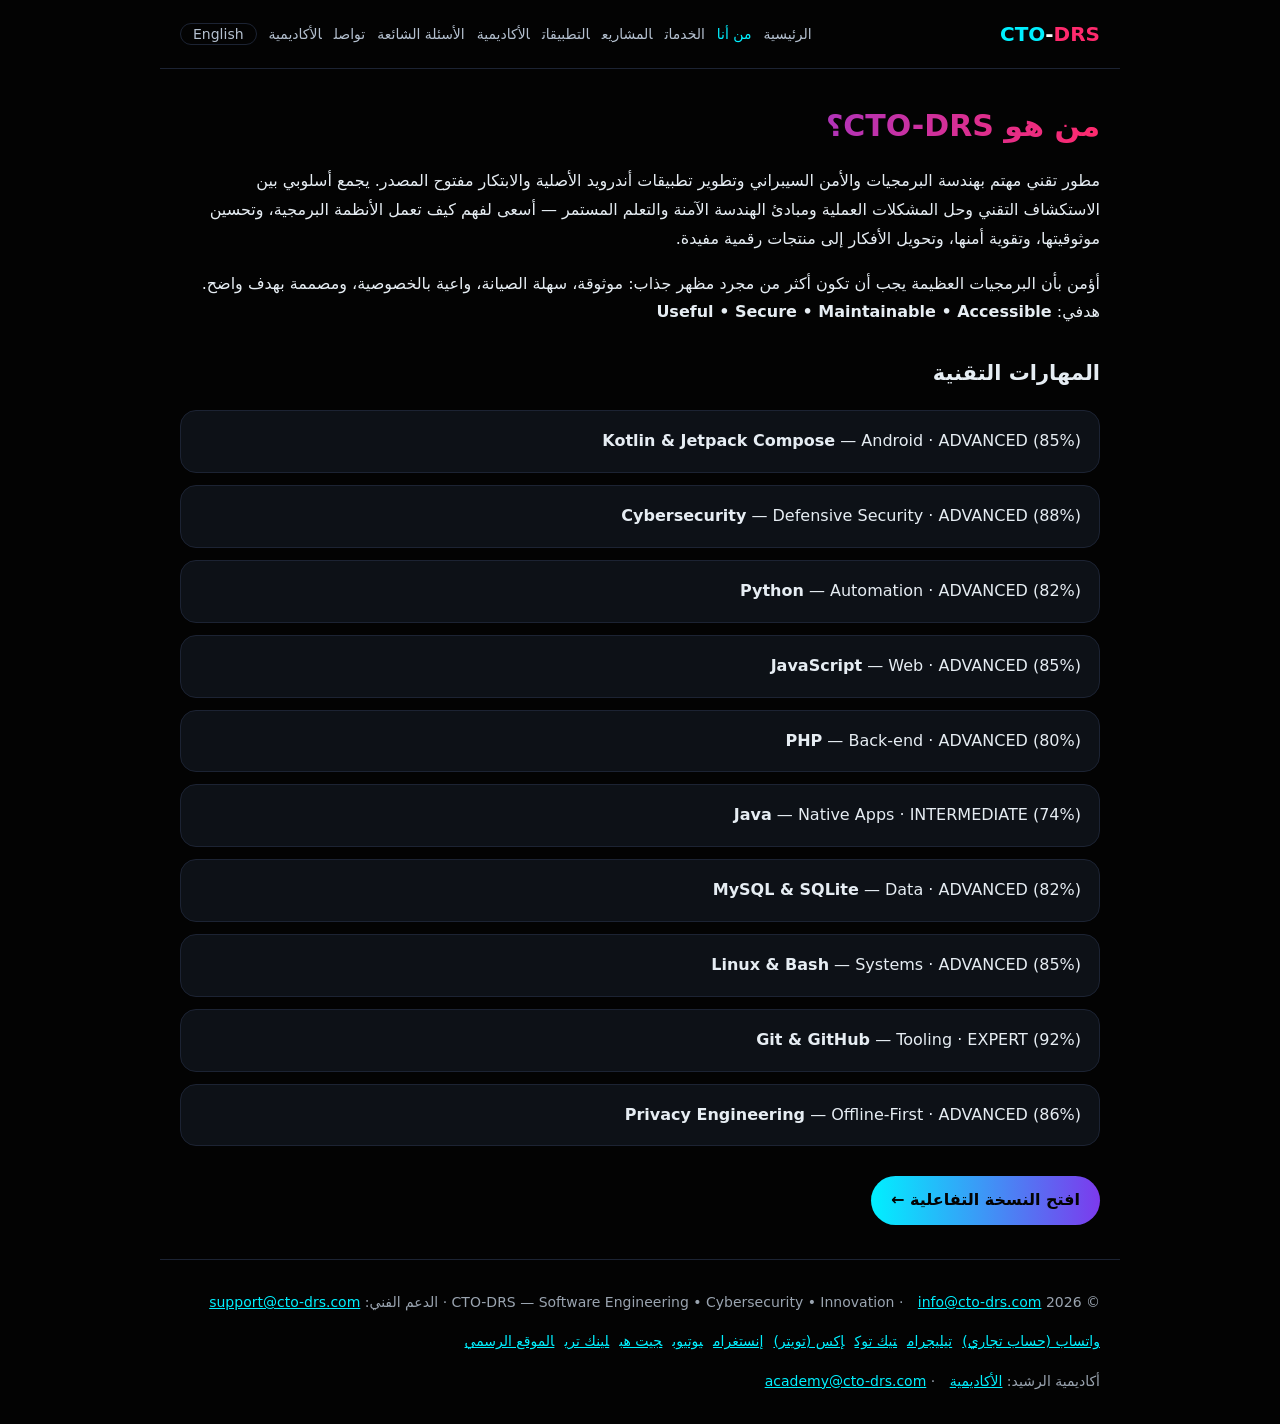
<file: about/index.html>
<!doctype html>
<html lang="ar" dir="rtl">
<head>
<meta charset="utf-8">
<meta name="viewport" content="width=device-width, initial-scale=1">
<title>من هو CTO-DRS؟ | مهندس برمجيات وأمن سيبراني</title>
<meta name="description" content="مطور تقني مهتم بهندسة البرمجيات والأمن السيبراني وتطوير تطبيقات أندرويد الأصلية والابتكار مفتوح المصدر — أجمع بين الاستكشاف التقني وحل المشكلات العملية ومبادئ الهندسة الآمنة في مشاريع مفتوحة المصدر.">
<link rel="canonical" href="https://cto-drs.com/about/">
<link rel="alternate" hreflang="ar" href="https://cto-drs.com/about/">
<link rel="alternate" hreflang="en" href="https://cto-drs.com/en/about/">
<link rel="alternate" hreflang="x-default" href="https://cto-drs.com/about/">
<meta name="robots" content="index, follow, max-image-preview:large">
<meta name="theme-color" content="#030303">
<link rel="icon" href="/favicon.ico" sizes="48x48">
<link rel="icon" href="/icons/icon-192.png" type="image/png" sizes="192x192">
<link rel="apple-touch-icon" href="/icons/apple-touch-icon.png">
<meta property="og:type" content="website">
<meta property="og:site_name" content="CTO-DRS">
<meta property="og:locale" content="ar_SA">
<meta property="og:locale:alternate" content="en_US">
<meta property="og:title" content="من هو CTO-DRS؟ | مهندس برمجيات وأمن سيبراني">
<meta property="og:description" content="مطور تقني مهتم بهندسة البرمجيات والأمن السيبراني وتطوير تطبيقات أندرويد الأصلية والابتكار مفتوح المصدر — أجمع بين الاستكشاف التقني وحل المشكلات العملية ومبادئ الهندسة الآمنة في مشاريع مفتوحة المصدر.">
<meta property="og:url" content="https://cto-drs.com/about/">
<meta property="og:image" content="https://cto-drs.com/og-image.png">
<meta name="twitter:card" content="summary_large_image">
<meta name="twitter:site" content="@cto_drs">
<script type="application/ld+json">{"@context":"https://schema.org","@graph":[{"@type":"Person","@id":"https://cto-drs.com/#person","name":"CTO-DRS","url":"https://cto-drs.com/","jobTitle":"مهندس برمجيات وأمن سيبراني","sameAs":["https://wa.me/message/MVTVWPOPFOVFF1","https://t.me/ctodrs","https://www.tiktok.com/@cto.drs","https://x.com/cto_drs","https://www.instagram.com/cto.drs","https://youtube.com/@cto-drs","https://github.com/CTO-DRS","https://linktr.ee/cto.drs","https://cto-drs.com/"]},{"@type":"EducationalOrganization","@id":"https://academy.cto-drs.com/#organization","name":"أكاديمية الرشيد","alternateName":"Al-Rasheed Academy","url":"https://academy.cto-drs.com/","email":"academy@cto-drs.com","parentOrganization":{"@type":"Organization","@id":"https://cto-drs.com/#organization","name":"CTO-DRS","url":"https://cto-drs.com/"}},{"@type":"BreadcrumbList","itemListElement":[{"@type":"ListItem","position":1,"name":"الرئيسية","item":"https://cto-drs.com/"},{"@type":"ListItem","position":2,"name":"من هو CTO-DRS؟","item":"https://cto-drs.com/about/"}]},{"@type":"ProfilePage","url":"https://cto-drs.com/about/","mainEntity":{"@id":"https://cto-drs.com/#person","knowsAbout":["Kotlin & Jetpack Compose","Cybersecurity","Python","JavaScript","PHP","Java","MySQL & SQLite","Linux & Bash","Git & GitHub","Privacy Engineering"],"description":"مطور تقني مهتم بهندسة البرمجيات والأمن السيبراني وتطوير تطبيقات أندرويد الأصلية والابتكار مفتوح المصدر. يجمع أسلوبي بين الاستكشاف التقني وحل المشكلات العملية ومبادئ الهندسة الآمنة والتعلم المستمر — أسعى لفهم كيف تعمل الأنظمة البرمجية، وتحسين موثوقيتها، وتقوية أمنها، وتحويل الأفكار إلى منتجات رقمية مفيدة."}}]}</script>
<style>
:root{color-scheme:dark}*{box-sizing:border-box}body{margin:0;background:#030303;color:#e6edf3;font:16px/1.8 system-ui,"Segoe UI",Tahoma,sans-serif}
a{color:#00f0ff}header,main,footer{max-width:960px;margin:auto;padding:16px 20px}
header{display:flex;flex-wrap:wrap;gap:12px;align-items:center;justify-content:space-between;border-bottom:1px solid #1c2333}
.brand{font-weight:800;font-size:20px;text-decoration:none;color:#fff}.brand b{color:#00f0ff}.brand i{color:#ff2a6d;font-style:normal}
nav a{margin-inline-start:12px;color:#b4c0cf;text-decoration:none;font-size:14px}nav a:hover,nav a[aria-current]{color:#00f0ff}
h1{font-size:30px;line-height:1.4;background:linear-gradient(90deg,#00f0ff,#7c3aed,#ff2a6d);-webkit-background-clip:text;background-clip:text;color:transparent}
h2{font-size:21px;margin-top:28px}.card{background:#0d1117;border:1px solid #1c2333;border-radius:16px;padding:16px 18px;margin:12px 0}
.tags span{display:inline-block;font-size:12px;border:1px solid #1c2333;border-radius:999px;padding:2px 10px;margin:2px;color:#b4c0cf}
.cta{display:inline-block;margin:18px 0;padding:10px 20px;border-radius:999px;background:linear-gradient(90deg,#00f0ff,#7c3aed);color:#030303;font-weight:700;text-decoration:none}
footer{border-top:1px solid #1c2333;color:#9aa4b0;font-size:14px}footer a{margin-inline-end:10px}
.skip{position:absolute;inset-inline-start:12px;top:-60px;background:#00f0ff;color:#030303;padding:8px 16px;border-radius:999px;font-weight:700;z-index:10}.skip:focus{top:12px}
a:focus-visible{outline:3px solid #00f0ff;outline-offset:2px;border-radius:4px}
.lang{border:1px solid #1c2333;border-radius:999px;padding:2px 12px}
@media (prefers-reduced-motion:reduce){*{transition:none!important;animation:none!important}}
</style>
</head>
<body>
<a class="skip" href="#main">تخطي إلى المحتوى الرئيسي</a>
<header>
<a class="brand" href="/" dir="ltr"><b>CTO</b>-<i>DRS</i></a>
<nav aria-label="التنقل الرئيسي"><a href="/">الرئيسية</a><a href="/about/" aria-current="page">من أنا</a><a href="/services/">الخدمات</a><a href="/projects/">المشاريع</a><a href="/downloads/">التطبيقات</a><a href="/academy/">الأكاديمية</a><a href="/faq/">الأسئلة الشائعة</a><a href="/contact/">تواصل</a><a href="https://academy.cto-drs.com" target="_blank" rel="noopener" aria-label="الأكاديمية (يفتح في نافذة جديدة)">الأكاديمية</a><a class="lang" href="/en/about/" hreflang="en" lang="en">English</a></nav>
</header>
<main id="main">
<h1>من هو CTO-DRS؟</h1>
<p>مطور تقني مهتم بهندسة البرمجيات والأمن السيبراني وتطوير تطبيقات أندرويد الأصلية والابتكار مفتوح المصدر. يجمع أسلوبي بين الاستكشاف التقني وحل المشكلات العملية ومبادئ الهندسة الآمنة والتعلم المستمر — أسعى لفهم كيف تعمل الأنظمة البرمجية، وتحسين موثوقيتها، وتقوية أمنها، وتحويل الأفكار إلى منتجات رقمية مفيدة.</p><p>أؤمن بأن البرمجيات العظيمة يجب أن تكون أكثر من مجرد مظهر جذاب: موثوقة، سهلة الصيانة، واعية بالخصوصية، ومصممة بهدف واضح. هدفي: <strong dir="ltr">Useful • Secure • Maintainable • Accessible</strong></p>
<h2>المهارات التقنية</h2><div class="card"><strong>Kotlin &amp; Jetpack Compose</strong> — Android · ADVANCED (85%)</div><div class="card"><strong>Cybersecurity</strong> — Defensive Security · ADVANCED (88%)</div><div class="card"><strong>Python</strong> — Automation · ADVANCED (82%)</div><div class="card"><strong>JavaScript</strong> — Web · ADVANCED (85%)</div><div class="card"><strong>PHP</strong> — Back-end · ADVANCED (80%)</div><div class="card"><strong>Java</strong> — Native Apps · INTERMEDIATE (74%)</div><div class="card"><strong>MySQL &amp; SQLite</strong> — Data · ADVANCED (82%)</div><div class="card"><strong>Linux &amp; Bash</strong> — Systems · ADVANCED (85%)</div><div class="card"><strong>Git &amp; GitHub</strong> — Tooling · EXPERT (92%)</div><div class="card"><strong>Privacy Engineering</strong> — Offline-First · ADVANCED (86%)</div>
<a class="cta" href="/#/about">افتح النسخة التفاعلية ←</a>
</main>
<footer>
<p>© 2026 CTO-DRS — Software Engineering • Cybersecurity • Innovation · <a href="mailto:info@cto-drs.com">info@cto-drs.com</a> · الدعم الفني: <a href="mailto:support@cto-drs.com">support@cto-drs.com</a></p>
<p><a href="https://wa.me/message/MVTVWPOPFOVFF1" target="_blank" rel="me noopener noreferrer">واتساب (حساب تجاري)</a><a href="https://t.me/ctodrs" target="_blank" rel="me noopener noreferrer">تيليجرام</a><a href="https://www.tiktok.com/@cto.drs" target="_blank" rel="me noopener noreferrer">تيك توك</a><a href="https://x.com/cto_drs" target="_blank" rel="me noopener noreferrer">إكس (تويتر)</a><a href="https://www.instagram.com/cto.drs" target="_blank" rel="me noopener noreferrer">إنستغرام</a><a href="https://youtube.com/@cto-drs" target="_blank" rel="me noopener noreferrer">يوتيوب</a><a href="https://github.com/CTO-DRS" target="_blank" rel="me noopener noreferrer">جيت هب</a><a href="https://linktr.ee/cto.drs" target="_blank" rel="me noopener noreferrer">لينك تري</a><a href="https://cto-drs.com/" target="_blank" rel="me noopener noreferrer">الموقع الرسمي</a></p>
<p>أكاديمية الرشيد: <a href="https://academy.cto-drs.com" target="_blank" rel="noopener" aria-label="الأكاديمية (يفتح في نافذة جديدة)">الأكاديمية</a> · <a href="mailto:academy@cto-drs.com">academy@cto-drs.com</a></p>
</footer>
</body>
</html>
</file>
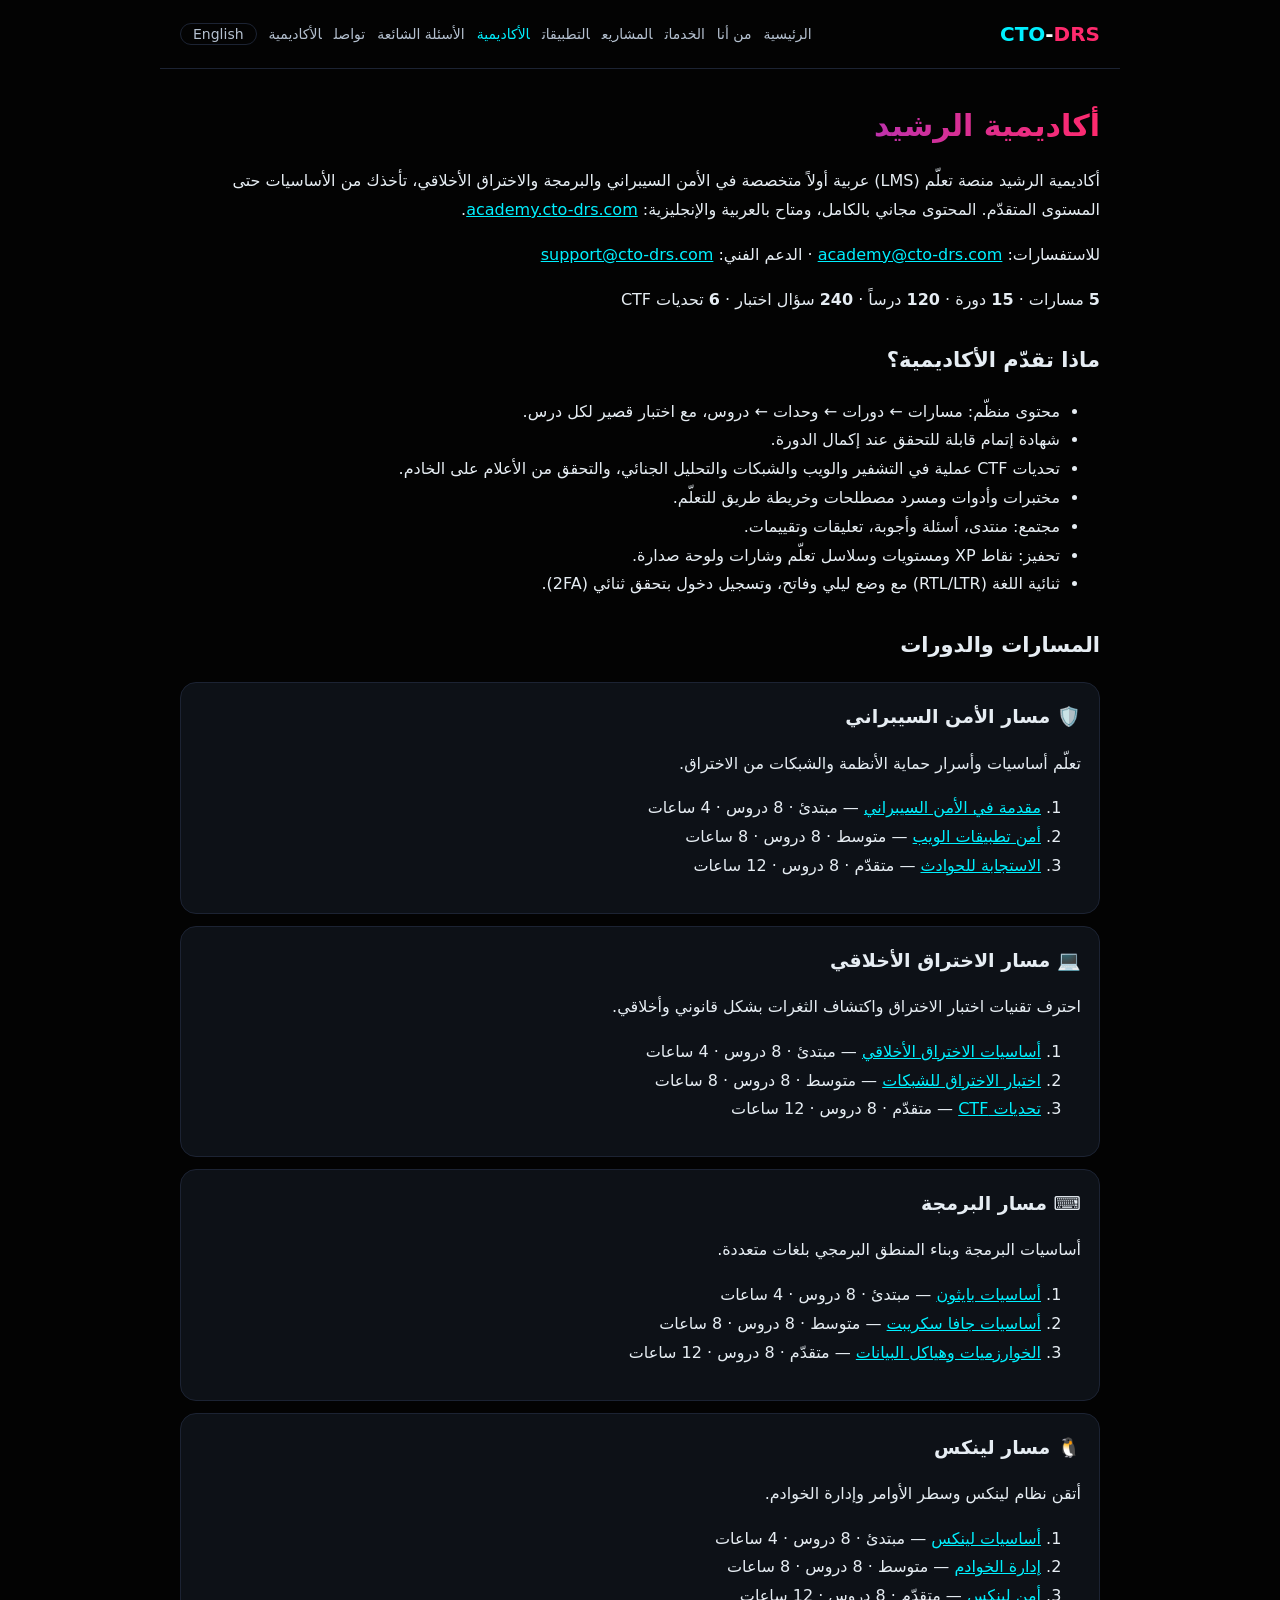
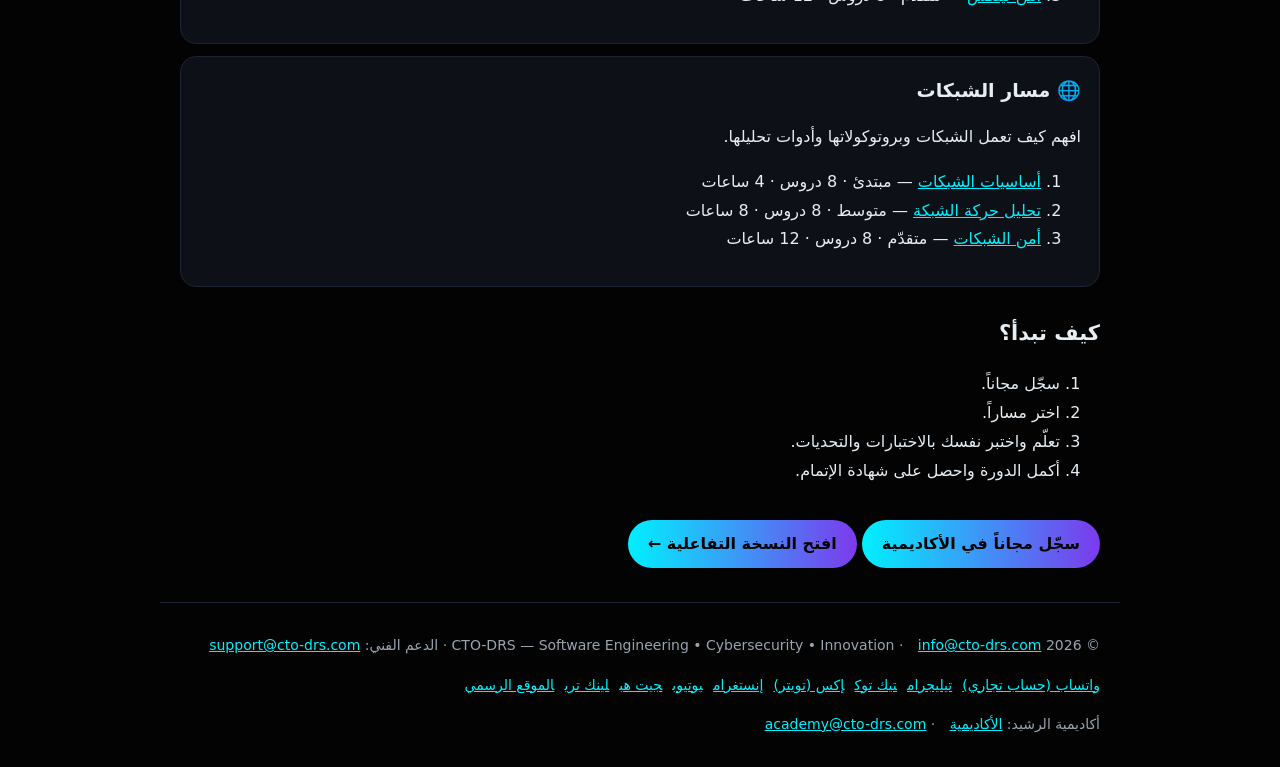
<file: academy/index.html>
<!doctype html>
<html lang="ar" dir="rtl">
<head>
<meta charset="utf-8">
<meta name="viewport" content="width=device-width, initial-scale=1">
<title>أكاديمية الرشيد | تعلّم الأمن السيبراني والبرمجة والاختراق الأخلاقي مجاناً بالعربي</title>
<meta name="description" content="أكاديمية الرشيد من CTO-DRS: 5 مسارات، 15 دورة، 120 درساً، 240 سؤال اختبار و6 تحديات CTF — مجاناً وبالعربي.">
<link rel="canonical" href="https://cto-drs.com/academy/">
<link rel="alternate" hreflang="ar" href="https://cto-drs.com/academy/">
<link rel="alternate" hreflang="en" href="https://cto-drs.com/en/academy/">
<link rel="alternate" hreflang="x-default" href="https://cto-drs.com/academy/">
<meta name="robots" content="index, follow, max-image-preview:large">
<meta name="theme-color" content="#030303">
<link rel="icon" href="/favicon.ico" sizes="48x48">
<link rel="icon" href="/icons/icon-192.png" type="image/png" sizes="192x192">
<link rel="apple-touch-icon" href="/icons/apple-touch-icon.png">
<meta property="og:type" content="website">
<meta property="og:site_name" content="CTO-DRS">
<meta property="og:locale" content="ar_SA">
<meta property="og:locale:alternate" content="en_US">
<meta property="og:title" content="أكاديمية الرشيد | تعلّم الأمن السيبراني والبرمجة والاختراق الأخلاقي مجاناً بالعربي">
<meta property="og:description" content="أكاديمية الرشيد من CTO-DRS: 5 مسارات، 15 دورة، 120 درساً، 240 سؤال اختبار و6 تحديات CTF — مجاناً وبالعربي.">
<meta property="og:url" content="https://cto-drs.com/academy/">
<meta property="og:image" content="https://cto-drs.com/og-image.png">
<meta name="twitter:card" content="summary_large_image">
<meta name="twitter:site" content="@cto_drs">
<script type="application/ld+json">{"@context":"https://schema.org","@graph":[{"@type":"Person","@id":"https://cto-drs.com/#person","name":"CTO-DRS","url":"https://cto-drs.com/","jobTitle":"مهندس برمجيات وأمن سيبراني","sameAs":["https://wa.me/message/MVTVWPOPFOVFF1","https://t.me/ctodrs","https://www.tiktok.com/@cto.drs","https://x.com/cto_drs","https://www.instagram.com/cto.drs","https://youtube.com/@cto-drs","https://github.com/CTO-DRS","https://linktr.ee/cto.drs","https://cto-drs.com/"]},{"@type":"EducationalOrganization","@id":"https://academy.cto-drs.com/#organization","name":"أكاديمية الرشيد","alternateName":"Al-Rasheed Academy","url":"https://academy.cto-drs.com/","email":"academy@cto-drs.com","parentOrganization":{"@type":"Organization","@id":"https://cto-drs.com/#organization","name":"CTO-DRS","url":"https://cto-drs.com/"}},{"@type":"BreadcrumbList","itemListElement":[{"@type":"ListItem","position":1,"name":"الرئيسية","item":"https://cto-drs.com/"},{"@type":"ListItem","position":2,"name":"أكاديمية الرشيد","item":"https://cto-drs.com/academy/"}]},{"@type":"ItemList","name":"دورات أكاديمية الرشيد","numberOfItems":15,"itemListElement":[{"@type":"ListItem","position":1,"item":{"@type":"Course","name":"مقدمة في الأمن السيبراني","alternateName":"Introduction to Cybersecurity","description":"مقدمة في الأمن السيبراني — دورة ضمن مسار الأمن السيبراني (مبتدئ، 8 دروس).","url":"https://academy.cto-drs.com/courses/cybersecurity-course-1","inLanguage":"ar","educationalLevel":"beginner","isAccessibleForFree":true,"provider":{"@id":"https://academy.cto-drs.com/#organization"},"offers":{"@type":"Offer","price":"0","priceCurrency":"USD","category":"Free"},"hasCourseInstance":{"@type":"CourseInstance","courseMode":"online","courseWorkload":"PT4H"}}},{"@type":"ListItem","position":2,"item":{"@type":"Course","name":"أمن تطبيقات الويب","alternateName":"Web Application Security","description":"أمن تطبيقات الويب — دورة ضمن مسار الأمن السيبراني (متوسط، 8 دروس).","url":"https://academy.cto-drs.com/courses/cybersecurity-course-2","inLanguage":"ar","educationalLevel":"intermediate","isAccessibleForFree":true,"provider":{"@id":"https://academy.cto-drs.com/#organization"},"offers":{"@type":"Offer","price":"0","priceCurrency":"USD","category":"Free"},"hasCourseInstance":{"@type":"CourseInstance","courseMode":"online","courseWorkload":"PT8H"}}},{"@type":"ListItem","position":3,"item":{"@type":"Course","name":"الاستجابة للحوادث","alternateName":"Incident Response","description":"الاستجابة للحوادث — دورة ضمن مسار الأمن السيبراني (متقدّم، 8 دروس).","url":"https://academy.cto-drs.com/courses/cybersecurity-course-3","inLanguage":"ar","educationalLevel":"advanced","isAccessibleForFree":true,"provider":{"@id":"https://academy.cto-drs.com/#organization"},"offers":{"@type":"Offer","price":"0","priceCurrency":"USD","category":"Free"},"hasCourseInstance":{"@type":"CourseInstance","courseMode":"online","courseWorkload":"PT12H"}}},{"@type":"ListItem","position":4,"item":{"@type":"Course","name":"أساسيات الاختراق الأخلاقي","alternateName":"Ethical Hacking Fundamentals","description":"أساسيات الاختراق الأخلاقي — دورة ضمن مسار الاختراق الأخلاقي (مبتدئ، 8 دروس).","url":"https://academy.cto-drs.com/courses/ethical-hacking-course-1","inLanguage":"ar","educationalLevel":"beginner","isAccessibleForFree":true,"provider":{"@id":"https://academy.cto-drs.com/#organization"},"offers":{"@type":"Offer","price":"0","priceCurrency":"USD","category":"Free"},"hasCourseInstance":{"@type":"CourseInstance","courseMode":"online","courseWorkload":"PT4H"}}},{"@type":"ListItem","position":5,"item":{"@type":"Course","name":"اختبار الاختراق للشبكات","alternateName":"Network Penetration Testing","description":"اختبار الاختراق للشبكات — دورة ضمن مسار الاختراق الأخلاقي (متوسط، 8 دروس).","url":"https://academy.cto-drs.com/courses/ethical-hacking-course-2","inLanguage":"ar","educationalLevel":"intermediate","isAccessibleForFree":true,"provider":{"@id":"https://academy.cto-drs.com/#organization"},"offers":{"@type":"Offer","price":"0","priceCurrency":"USD","category":"Free"},"hasCourseInstance":{"@type":"CourseInstance","courseMode":"online","courseWorkload":"PT8H"}}},{"@type":"ListItem","position":6,"item":{"@type":"Course","name":"تحديات CTF","alternateName":"CTF Challenges","description":"تحديات CTF — دورة ضمن مسار الاختراق الأخلاقي (متقدّم، 8 دروس).","url":"https://academy.cto-drs.com/courses/ethical-hacking-course-3","inLanguage":"ar","educationalLevel":"advanced","isAccessibleForFree":true,"provider":{"@id":"https://academy.cto-drs.com/#organization"},"offers":{"@type":"Offer","price":"0","priceCurrency":"USD","category":"Free"},"hasCourseInstance":{"@type":"CourseInstance","courseMode":"online","courseWorkload":"PT12H"}}},{"@type":"ListItem","position":7,"item":{"@type":"Course","name":"أساسيات بايثون","alternateName":"Python Basics","description":"أساسيات بايثون — دورة ضمن مسار البرمجة (مبتدئ، 8 دروس).","url":"https://academy.cto-drs.com/courses/programming-course-1","inLanguage":"ar","educationalLevel":"beginner","isAccessibleForFree":true,"provider":{"@id":"https://academy.cto-drs.com/#organization"},"offers":{"@type":"Offer","price":"0","priceCurrency":"USD","category":"Free"},"hasCourseInstance":{"@type":"CourseInstance","courseMode":"online","courseWorkload":"PT4H"}}},{"@type":"ListItem","position":8,"item":{"@type":"Course","name":"أساسيات جافا سكريبت","alternateName":"JavaScript Basics","description":"أساسيات جافا سكريبت — دورة ضمن مسار البرمجة (متوسط، 8 دروس).","url":"https://academy.cto-drs.com/courses/programming-course-2","inLanguage":"ar","educationalLevel":"intermediate","isAccessibleForFree":true,"provider":{"@id":"https://academy.cto-drs.com/#organization"},"offers":{"@type":"Offer","price":"0","priceCurrency":"USD","category":"Free"},"hasCourseInstance":{"@type":"CourseInstance","courseMode":"online","courseWorkload":"PT8H"}}},{"@type":"ListItem","position":9,"item":{"@type":"Course","name":"الخوارزميات وهياكل البيانات","alternateName":"Algorithms & Data Structures","description":"الخوارزميات وهياكل البيانات — دورة ضمن مسار البرمجة (متقدّم، 8 دروس).","url":"https://academy.cto-drs.com/courses/programming-course-3","inLanguage":"ar","educationalLevel":"advanced","isAccessibleForFree":true,"provider":{"@id":"https://academy.cto-drs.com/#organization"},"offers":{"@type":"Offer","price":"0","priceCurrency":"USD","category":"Free"},"hasCourseInstance":{"@type":"CourseInstance","courseMode":"online","courseWorkload":"PT12H"}}},{"@type":"ListItem","position":10,"item":{"@type":"Course","name":"أساسيات لينكس","alternateName":"Linux Fundamentals","description":"أساسيات لينكس — دورة ضمن مسار لينكس (مبتدئ، 8 دروس).","url":"https://academy.cto-drs.com/courses/linux-course-1","inLanguage":"ar","educationalLevel":"beginner","isAccessibleForFree":true,"provider":{"@id":"https://academy.cto-drs.com/#organization"},"offers":{"@type":"Offer","price":"0","priceCurrency":"USD","category":"Free"},"hasCourseInstance":{"@type":"CourseInstance","courseMode":"online","courseWorkload":"PT4H"}}},{"@type":"ListItem","position":11,"item":{"@type":"Course","name":"إدارة الخوادم","alternateName":"Server Administration","description":"إدارة الخوادم — دورة ضمن مسار لينكس (متوسط، 8 دروس).","url":"https://academy.cto-drs.com/courses/linux-course-2","inLanguage":"ar","educationalLevel":"intermediate","isAccessibleForFree":true,"provider":{"@id":"https://academy.cto-drs.com/#organization"},"offers":{"@type":"Offer","price":"0","priceCurrency":"USD","category":"Free"},"hasCourseInstance":{"@type":"CourseInstance","courseMode":"online","courseWorkload":"PT8H"}}},{"@type":"ListItem","position":12,"item":{"@type":"Course","name":"أمن لينكس","alternateName":"Linux Security","description":"أمن لينكس — دورة ضمن مسار لينكس (متقدّم، 8 دروس).","url":"https://academy.cto-drs.com/courses/linux-course-3","inLanguage":"ar","educationalLevel":"advanced","isAccessibleForFree":true,"provider":{"@id":"https://academy.cto-drs.com/#organization"},"offers":{"@type":"Offer","price":"0","priceCurrency":"USD","category":"Free"},"hasCourseInstance":{"@type":"CourseInstance","courseMode":"online","courseWorkload":"PT12H"}}},{"@type":"ListItem","position":13,"item":{"@type":"Course","name":"أساسيات الشبكات","alternateName":"Networking Fundamentals","description":"أساسيات الشبكات — دورة ضمن مسار الشبكات (مبتدئ، 8 دروس).","url":"https://academy.cto-drs.com/courses/networking-course-1","inLanguage":"ar","educationalLevel":"beginner","isAccessibleForFree":true,"provider":{"@id":"https://academy.cto-drs.com/#organization"},"offers":{"@type":"Offer","price":"0","priceCurrency":"USD","category":"Free"},"hasCourseInstance":{"@type":"CourseInstance","courseMode":"online","courseWorkload":"PT4H"}}},{"@type":"ListItem","position":14,"item":{"@type":"Course","name":"تحليل حركة الشبكة","alternateName":"Network Traffic Analysis","description":"تحليل حركة الشبكة — دورة ضمن مسار الشبكات (متوسط، 8 دروس).","url":"https://academy.cto-drs.com/courses/networking-course-2","inLanguage":"ar","educationalLevel":"intermediate","isAccessibleForFree":true,"provider":{"@id":"https://academy.cto-drs.com/#organization"},"offers":{"@type":"Offer","price":"0","priceCurrency":"USD","category":"Free"},"hasCourseInstance":{"@type":"CourseInstance","courseMode":"online","courseWorkload":"PT8H"}}},{"@type":"ListItem","position":15,"item":{"@type":"Course","name":"أمن الشبكات","alternateName":"Network Security","description":"أمن الشبكات — دورة ضمن مسار الشبكات (متقدّم، 8 دروس).","url":"https://academy.cto-drs.com/courses/networking-course-3","inLanguage":"ar","educationalLevel":"advanced","isAccessibleForFree":true,"provider":{"@id":"https://academy.cto-drs.com/#organization"},"offers":{"@type":"Offer","price":"0","priceCurrency":"USD","category":"Free"},"hasCourseInstance":{"@type":"CourseInstance","courseMode":"online","courseWorkload":"PT12H"}}}]}]}</script>
<style>
:root{color-scheme:dark}*{box-sizing:border-box}body{margin:0;background:#030303;color:#e6edf3;font:16px/1.8 system-ui,"Segoe UI",Tahoma,sans-serif}
a{color:#00f0ff}header,main,footer{max-width:960px;margin:auto;padding:16px 20px}
header{display:flex;flex-wrap:wrap;gap:12px;align-items:center;justify-content:space-between;border-bottom:1px solid #1c2333}
.brand{font-weight:800;font-size:20px;text-decoration:none;color:#fff}.brand b{color:#00f0ff}.brand i{color:#ff2a6d;font-style:normal}
nav a{margin-inline-start:12px;color:#b4c0cf;text-decoration:none;font-size:14px}nav a:hover,nav a[aria-current]{color:#00f0ff}
h1{font-size:30px;line-height:1.4;background:linear-gradient(90deg,#00f0ff,#7c3aed,#ff2a6d);-webkit-background-clip:text;background-clip:text;color:transparent}
h2{font-size:21px;margin-top:28px}.card{background:#0d1117;border:1px solid #1c2333;border-radius:16px;padding:16px 18px;margin:12px 0}
.tags span{display:inline-block;font-size:12px;border:1px solid #1c2333;border-radius:999px;padding:2px 10px;margin:2px;color:#b4c0cf}
.cta{display:inline-block;margin:18px 0;padding:10px 20px;border-radius:999px;background:linear-gradient(90deg,#00f0ff,#7c3aed);color:#030303;font-weight:700;text-decoration:none}
footer{border-top:1px solid #1c2333;color:#9aa4b0;font-size:14px}footer a{margin-inline-end:10px}
.skip{position:absolute;inset-inline-start:12px;top:-60px;background:#00f0ff;color:#030303;padding:8px 16px;border-radius:999px;font-weight:700;z-index:10}.skip:focus{top:12px}
a:focus-visible{outline:3px solid #00f0ff;outline-offset:2px;border-radius:4px}
.lang{border:1px solid #1c2333;border-radius:999px;padding:2px 12px}
@media (prefers-reduced-motion:reduce){*{transition:none!important;animation:none!important}}
</style>
</head>
<body>
<a class="skip" href="#main">تخطي إلى المحتوى الرئيسي</a>
<header>
<a class="brand" href="/" dir="ltr"><b>CTO</b>-<i>DRS</i></a>
<nav aria-label="التنقل الرئيسي"><a href="/">الرئيسية</a><a href="/about/">من أنا</a><a href="/services/">الخدمات</a><a href="/projects/">المشاريع</a><a href="/downloads/">التطبيقات</a><a href="/academy/" aria-current="page">الأكاديمية</a><a href="/faq/">الأسئلة الشائعة</a><a href="/contact/">تواصل</a><a href="https://academy.cto-drs.com" target="_blank" rel="noopener" aria-label="الأكاديمية (يفتح في نافذة جديدة)">الأكاديمية</a><a class="lang" href="/en/academy/" hreflang="en" lang="en">English</a></nav>
</header>
<main id="main">
<h1>أكاديمية الرشيد</h1>
<p>أكاديمية الرشيد منصة تعلّم (LMS) عربية أولاً متخصصة في الأمن السيبراني والبرمجة والاختراق الأخلاقي، تأخذك من الأساسيات حتى المستوى المتقدّم. المحتوى مجاني بالكامل، ومتاح بالعربية والإنجليزية: <a href="https://academy.cto-drs.com" rel="noopener">academy.cto-drs.com</a>.</p><p>للاستفسارات: <a href="mailto:academy@cto-drs.com">academy@cto-drs.com</a> · الدعم الفني: <a href="mailto:support@cto-drs.com">support@cto-drs.com</a></p><p><strong>5</strong> مسارات · <strong>15</strong> دورة · <strong>120</strong> درساً · <strong>240</strong> سؤال اختبار · <strong>6</strong> تحديات CTF</p><h2>ماذا تقدّم الأكاديمية؟</h2><ul><li>محتوى منظّم: مسارات ← دورات ← وحدات ← دروس، مع اختبار قصير لكل درس.</li><li>شهادة إتمام قابلة للتحقق عند إكمال الدورة.</li><li>تحديات CTF عملية في التشفير والويب والشبكات والتحليل الجنائي، والتحقق من الأعلام على الخادم.</li><li>مختبرات وأدوات ومسرد مصطلحات وخريطة طريق للتعلّم.</li><li>مجتمع: منتدى، أسئلة وأجوبة، تعليقات وتقييمات.</li><li>تحفيز: نقاط XP ومستويات وسلاسل تعلّم وشارات ولوحة صدارة.</li><li>ثنائية اللغة (RTL/LTR) مع وضع ليلي وفاتح، وتسجيل دخول بتحقق ثنائي (2FA).</li></ul><h2>المسارات والدورات</h2><div class="card"><h2 style="margin:0 0 6px;font-size:19px">🛡️ مسار الأمن السيبراني</h2><p>تعلّم أساسيات وأسرار حماية الأنظمة والشبكات من الاختراق.</p><ol><li><a href="https://academy.cto-drs.com/courses/cybersecurity-course-1" rel="noopener">مقدمة في الأمن السيبراني</a> — مبتدئ · 8 دروس · 4 ساعات</li><li><a href="https://academy.cto-drs.com/courses/cybersecurity-course-2" rel="noopener">أمن تطبيقات الويب</a> — متوسط · 8 دروس · 8 ساعات</li><li><a href="https://academy.cto-drs.com/courses/cybersecurity-course-3" rel="noopener">الاستجابة للحوادث</a> — متقدّم · 8 دروس · 12 ساعات</li></ol></div><div class="card"><h2 style="margin:0 0 6px;font-size:19px">💻 مسار الاختراق الأخلاقي</h2><p>احترف تقنيات اختبار الاختراق واكتشاف الثغرات بشكل قانوني وأخلاقي.</p><ol><li><a href="https://academy.cto-drs.com/courses/ethical-hacking-course-1" rel="noopener">أساسيات الاختراق الأخلاقي</a> — مبتدئ · 8 دروس · 4 ساعات</li><li><a href="https://academy.cto-drs.com/courses/ethical-hacking-course-2" rel="noopener">اختبار الاختراق للشبكات</a> — متوسط · 8 دروس · 8 ساعات</li><li><a href="https://academy.cto-drs.com/courses/ethical-hacking-course-3" rel="noopener">تحديات CTF</a> — متقدّم · 8 دروس · 12 ساعات</li></ol></div><div class="card"><h2 style="margin:0 0 6px;font-size:19px">⌨️ مسار البرمجة</h2><p>أساسيات البرمجة وبناء المنطق البرمجي بلغات متعددة.</p><ol><li><a href="https://academy.cto-drs.com/courses/programming-course-1" rel="noopener">أساسيات بايثون</a> — مبتدئ · 8 دروس · 4 ساعات</li><li><a href="https://academy.cto-drs.com/courses/programming-course-2" rel="noopener">أساسيات جافا سكريبت</a> — متوسط · 8 دروس · 8 ساعات</li><li><a href="https://academy.cto-drs.com/courses/programming-course-3" rel="noopener">الخوارزميات وهياكل البيانات</a> — متقدّم · 8 دروس · 12 ساعات</li></ol></div><div class="card"><h2 style="margin:0 0 6px;font-size:19px">🐧 مسار لينكس</h2><p>أتقن نظام لينكس وسطر الأوامر وإدارة الخوادم.</p><ol><li><a href="https://academy.cto-drs.com/courses/linux-course-1" rel="noopener">أساسيات لينكس</a> — مبتدئ · 8 دروس · 4 ساعات</li><li><a href="https://academy.cto-drs.com/courses/linux-course-2" rel="noopener">إدارة الخوادم</a> — متوسط · 8 دروس · 8 ساعات</li><li><a href="https://academy.cto-drs.com/courses/linux-course-3" rel="noopener">أمن لينكس</a> — متقدّم · 8 دروس · 12 ساعات</li></ol></div><div class="card"><h2 style="margin:0 0 6px;font-size:19px">🌐 مسار الشبكات</h2><p>افهم كيف تعمل الشبكات وبروتوكولاتها وأدوات تحليلها.</p><ol><li><a href="https://academy.cto-drs.com/courses/networking-course-1" rel="noopener">أساسيات الشبكات</a> — مبتدئ · 8 دروس · 4 ساعات</li><li><a href="https://academy.cto-drs.com/courses/networking-course-2" rel="noopener">تحليل حركة الشبكة</a> — متوسط · 8 دروس · 8 ساعات</li><li><a href="https://academy.cto-drs.com/courses/networking-course-3" rel="noopener">أمن الشبكات</a> — متقدّم · 8 دروس · 12 ساعات</li></ol></div><h2>كيف تبدأ؟</h2><ol><li>سجّل مجاناً.</li><li>اختر مساراً.</li><li>تعلّم واختبر نفسك بالاختبارات والتحديات.</li><li>أكمل الدورة واحصل على شهادة الإتمام.</li></ol>
<a class="cta" href="https://academy.cto-drs.com/register" target="_blank" rel="noopener">سجّل مجاناً في الأكاديمية</a> <a class="cta" href="/#/home">افتح النسخة التفاعلية ←</a>
</main>
<footer>
<p>© 2026 CTO-DRS — Software Engineering • Cybersecurity • Innovation · <a href="mailto:info@cto-drs.com">info@cto-drs.com</a> · الدعم الفني: <a href="mailto:support@cto-drs.com">support@cto-drs.com</a></p>
<p><a href="https://wa.me/message/MVTVWPOPFOVFF1" target="_blank" rel="me noopener noreferrer">واتساب (حساب تجاري)</a><a href="https://t.me/ctodrs" target="_blank" rel="me noopener noreferrer">تيليجرام</a><a href="https://www.tiktok.com/@cto.drs" target="_blank" rel="me noopener noreferrer">تيك توك</a><a href="https://x.com/cto_drs" target="_blank" rel="me noopener noreferrer">إكس (تويتر)</a><a href="https://www.instagram.com/cto.drs" target="_blank" rel="me noopener noreferrer">إنستغرام</a><a href="https://youtube.com/@cto-drs" target="_blank" rel="me noopener noreferrer">يوتيوب</a><a href="https://github.com/CTO-DRS" target="_blank" rel="me noopener noreferrer">جيت هب</a><a href="https://linktr.ee/cto.drs" target="_blank" rel="me noopener noreferrer">لينك تري</a><a href="https://cto-drs.com/" target="_blank" rel="me noopener noreferrer">الموقع الرسمي</a></p>
<p>أكاديمية الرشيد: <a href="https://academy.cto-drs.com" target="_blank" rel="noopener" aria-label="الأكاديمية (يفتح في نافذة جديدة)">الأكاديمية</a> · <a href="mailto:academy@cto-drs.com">academy@cto-drs.com</a></p>
</footer>
</body>
</html>
</file>
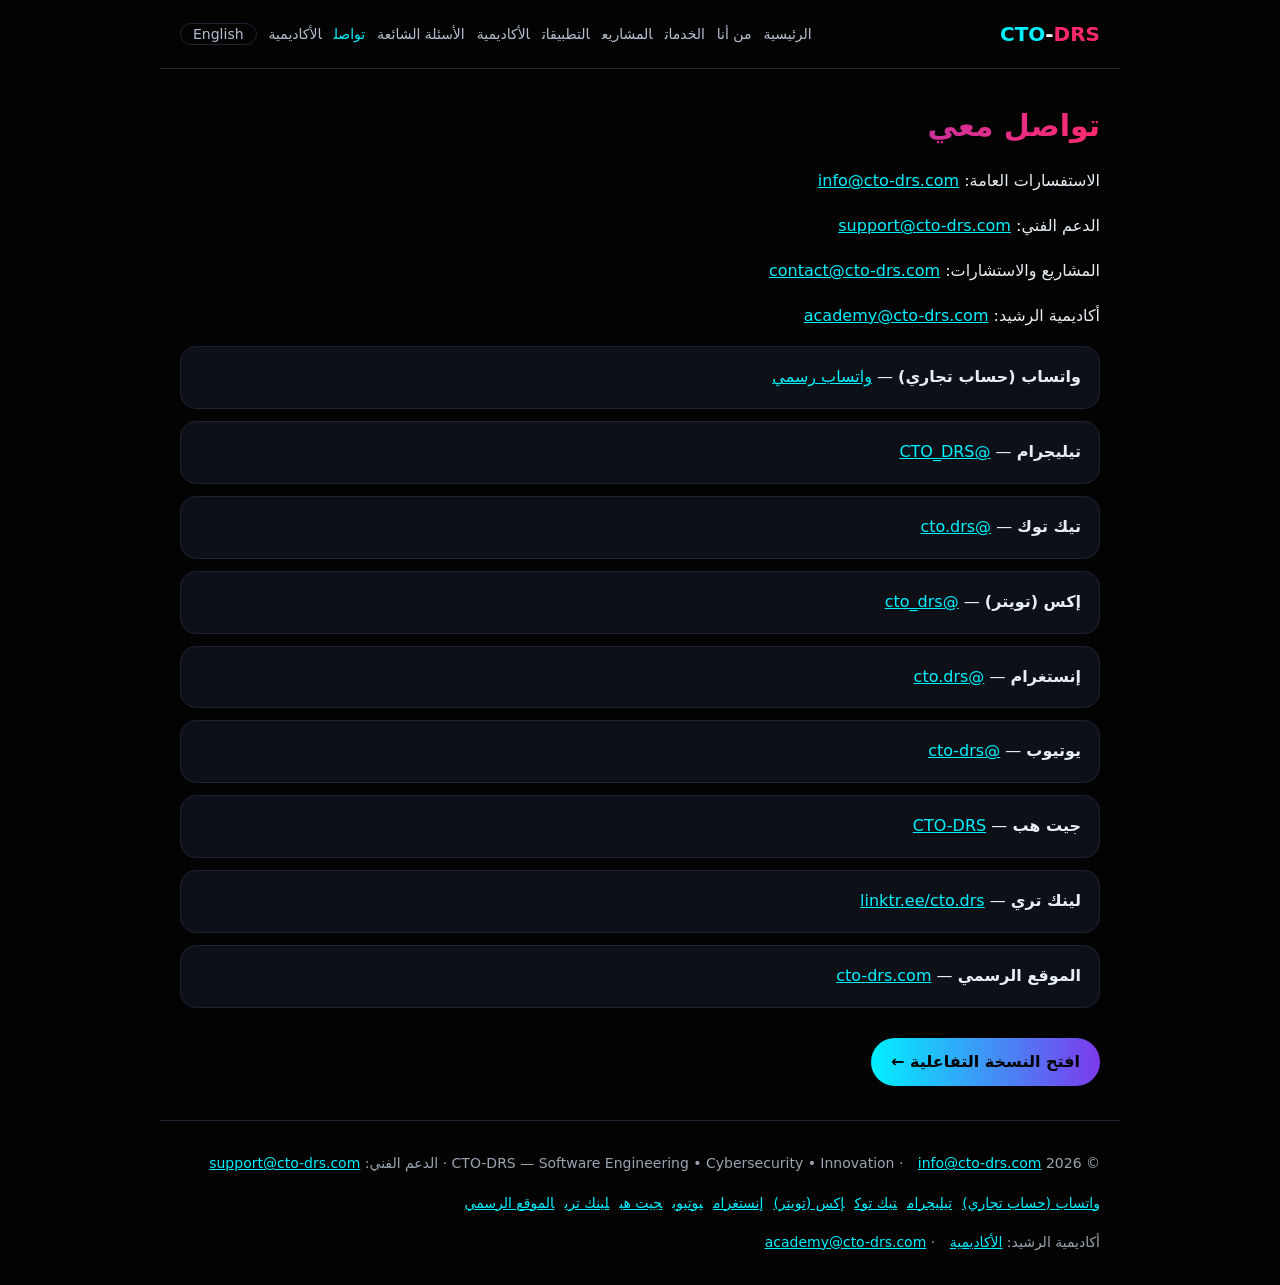
<file: contact/index.html>
<!doctype html>
<html lang="ar" dir="rtl">
<head>
<meta charset="utf-8">
<meta name="viewport" content="width=device-width, initial-scale=1">
<title>تواصل مع CTO-DRS | واتساب، تيليجرام، البريد</title>
<meta name="description" content="تواصل مع CTO-DRS لطلب مشروع أو استشارة تقنية: واتساب للأعمال، تيليجرام t.me/ctodrs، البريد info@cto-drs.com والدعم الفني support@cto-drs.com.">
<link rel="canonical" href="https://cto-drs.com/contact/">
<link rel="alternate" hreflang="ar" href="https://cto-drs.com/contact/">
<link rel="alternate" hreflang="en" href="https://cto-drs.com/en/contact/">
<link rel="alternate" hreflang="x-default" href="https://cto-drs.com/contact/">
<meta name="robots" content="index, follow, max-image-preview:large">
<meta name="theme-color" content="#030303">
<link rel="icon" href="/favicon.ico" sizes="48x48">
<link rel="icon" href="/icons/icon-192.png" type="image/png" sizes="192x192">
<link rel="apple-touch-icon" href="/icons/apple-touch-icon.png">
<meta property="og:type" content="website">
<meta property="og:site_name" content="CTO-DRS">
<meta property="og:locale" content="ar_SA">
<meta property="og:locale:alternate" content="en_US">
<meta property="og:title" content="تواصل مع CTO-DRS | واتساب، تيليجرام، البريد">
<meta property="og:description" content="تواصل مع CTO-DRS لطلب مشروع أو استشارة تقنية: واتساب للأعمال، تيليجرام t.me/ctodrs، البريد info@cto-drs.com والدعم الفني support@cto-drs.com.">
<meta property="og:url" content="https://cto-drs.com/contact/">
<meta property="og:image" content="https://cto-drs.com/og-image.png">
<meta name="twitter:card" content="summary_large_image">
<meta name="twitter:site" content="@cto_drs">
<script type="application/ld+json">{"@context":"https://schema.org","@graph":[{"@type":"Person","@id":"https://cto-drs.com/#person","name":"CTO-DRS","url":"https://cto-drs.com/","jobTitle":"مهندس برمجيات وأمن سيبراني","sameAs":["https://wa.me/message/MVTVWPOPFOVFF1","https://t.me/ctodrs","https://www.tiktok.com/@cto.drs","https://x.com/cto_drs","https://www.instagram.com/cto.drs","https://youtube.com/@cto-drs","https://github.com/CTO-DRS","https://linktr.ee/cto.drs","https://cto-drs.com/"]},{"@type":"EducationalOrganization","@id":"https://academy.cto-drs.com/#organization","name":"أكاديمية الرشيد","alternateName":"Al-Rasheed Academy","url":"https://academy.cto-drs.com/","email":"academy@cto-drs.com","parentOrganization":{"@type":"Organization","@id":"https://cto-drs.com/#organization","name":"CTO-DRS","url":"https://cto-drs.com/"}},{"@type":"BreadcrumbList","itemListElement":[{"@type":"ListItem","position":1,"name":"الرئيسية","item":"https://cto-drs.com/"},{"@type":"ListItem","position":2,"name":"تواصل معي","item":"https://cto-drs.com/contact/"}]},{"@type":"ContactPage","url":"https://cto-drs.com/contact/","mainEntity":{"@id":"https://cto-drs.com/#person","email":"info@cto-drs.com","contactPoint":[{"@type":"ContactPoint","contactType":"customer support","email":"support@cto-drs.com","availableLanguage":["ar","en"]},{"@type":"ContactPoint","contactType":"customer service","email":"info@cto-drs.com","availableLanguage":["ar","en"]},{"@type":"ContactPoint","contactType":"sales","email":"contact@cto-drs.com","availableLanguage":["ar","en"]}]}}]}</script>
<style>
:root{color-scheme:dark}*{box-sizing:border-box}body{margin:0;background:#030303;color:#e6edf3;font:16px/1.8 system-ui,"Segoe UI",Tahoma,sans-serif}
a{color:#00f0ff}header,main,footer{max-width:960px;margin:auto;padding:16px 20px}
header{display:flex;flex-wrap:wrap;gap:12px;align-items:center;justify-content:space-between;border-bottom:1px solid #1c2333}
.brand{font-weight:800;font-size:20px;text-decoration:none;color:#fff}.brand b{color:#00f0ff}.brand i{color:#ff2a6d;font-style:normal}
nav a{margin-inline-start:12px;color:#b4c0cf;text-decoration:none;font-size:14px}nav a:hover,nav a[aria-current]{color:#00f0ff}
h1{font-size:30px;line-height:1.4;background:linear-gradient(90deg,#00f0ff,#7c3aed,#ff2a6d);-webkit-background-clip:text;background-clip:text;color:transparent}
h2{font-size:21px;margin-top:28px}.card{background:#0d1117;border:1px solid #1c2333;border-radius:16px;padding:16px 18px;margin:12px 0}
.tags span{display:inline-block;font-size:12px;border:1px solid #1c2333;border-radius:999px;padding:2px 10px;margin:2px;color:#b4c0cf}
.cta{display:inline-block;margin:18px 0;padding:10px 20px;border-radius:999px;background:linear-gradient(90deg,#00f0ff,#7c3aed);color:#030303;font-weight:700;text-decoration:none}
footer{border-top:1px solid #1c2333;color:#9aa4b0;font-size:14px}footer a{margin-inline-end:10px}
.skip{position:absolute;inset-inline-start:12px;top:-60px;background:#00f0ff;color:#030303;padding:8px 16px;border-radius:999px;font-weight:700;z-index:10}.skip:focus{top:12px}
a:focus-visible{outline:3px solid #00f0ff;outline-offset:2px;border-radius:4px}
.lang{border:1px solid #1c2333;border-radius:999px;padding:2px 12px}
@media (prefers-reduced-motion:reduce){*{transition:none!important;animation:none!important}}
</style>
</head>
<body>
<a class="skip" href="#main">تخطي إلى المحتوى الرئيسي</a>
<header>
<a class="brand" href="/" dir="ltr"><b>CTO</b>-<i>DRS</i></a>
<nav aria-label="التنقل الرئيسي"><a href="/">الرئيسية</a><a href="/about/">من أنا</a><a href="/services/">الخدمات</a><a href="/projects/">المشاريع</a><a href="/downloads/">التطبيقات</a><a href="/academy/">الأكاديمية</a><a href="/faq/">الأسئلة الشائعة</a><a href="/contact/" aria-current="page">تواصل</a><a href="https://academy.cto-drs.com" target="_blank" rel="noopener" aria-label="الأكاديمية (يفتح في نافذة جديدة)">الأكاديمية</a><a class="lang" href="/en/contact/" hreflang="en" lang="en">English</a></nav>
</header>
<main id="main">
<h1>تواصل معي</h1>
<p>الاستفسارات العامة: <a href="mailto:info@cto-drs.com">info@cto-drs.com</a></p><p>الدعم الفني: <a href="mailto:support@cto-drs.com">support@cto-drs.com</a></p><p>المشاريع والاستشارات: <a href="mailto:contact@cto-drs.com">contact@cto-drs.com</a></p><p>أكاديمية الرشيد: <a href="mailto:academy@cto-drs.com">academy@cto-drs.com</a></p><div class="card"><strong>واتساب (حساب تجاري)</strong> — <a href="https://wa.me/message/MVTVWPOPFOVFF1" target="_blank" rel="me noopener noreferrer">واتساب رسمي</a></div><div class="card"><strong>تيليجرام</strong> — <a href="https://t.me/ctodrs" target="_blank" rel="me noopener noreferrer">@CTO_DRS</a></div><div class="card"><strong>تيك توك</strong> — <a href="https://www.tiktok.com/@cto.drs" target="_blank" rel="me noopener noreferrer">@cto.drs</a></div><div class="card"><strong>إكس (تويتر)</strong> — <a href="https://x.com/cto_drs" target="_blank" rel="me noopener noreferrer">@cto_drs</a></div><div class="card"><strong>إنستغرام</strong> — <a href="https://www.instagram.com/cto.drs" target="_blank" rel="me noopener noreferrer">@cto.drs</a></div><div class="card"><strong>يوتيوب</strong> — <a href="https://youtube.com/@cto-drs" target="_blank" rel="me noopener noreferrer">@cto-drs</a></div><div class="card"><strong>جيت هب</strong> — <a href="https://github.com/CTO-DRS" target="_blank" rel="me noopener noreferrer">CTO-DRS</a></div><div class="card"><strong>لينك تري</strong> — <a href="https://linktr.ee/cto.drs" target="_blank" rel="me noopener noreferrer">linktr.ee/cto.drs</a></div><div class="card"><strong>الموقع الرسمي</strong> — <a href="https://cto-drs.com/" target="_blank" rel="me noopener noreferrer">cto-drs.com</a></div>
<a class="cta" href="/#/contact">افتح النسخة التفاعلية ←</a>
</main>
<footer>
<p>© 2026 CTO-DRS — Software Engineering • Cybersecurity • Innovation · <a href="mailto:info@cto-drs.com">info@cto-drs.com</a> · الدعم الفني: <a href="mailto:support@cto-drs.com">support@cto-drs.com</a></p>
<p><a href="https://wa.me/message/MVTVWPOPFOVFF1" target="_blank" rel="me noopener noreferrer">واتساب (حساب تجاري)</a><a href="https://t.me/ctodrs" target="_blank" rel="me noopener noreferrer">تيليجرام</a><a href="https://www.tiktok.com/@cto.drs" target="_blank" rel="me noopener noreferrer">تيك توك</a><a href="https://x.com/cto_drs" target="_blank" rel="me noopener noreferrer">إكس (تويتر)</a><a href="https://www.instagram.com/cto.drs" target="_blank" rel="me noopener noreferrer">إنستغرام</a><a href="https://youtube.com/@cto-drs" target="_blank" rel="me noopener noreferrer">يوتيوب</a><a href="https://github.com/CTO-DRS" target="_blank" rel="me noopener noreferrer">جيت هب</a><a href="https://linktr.ee/cto.drs" target="_blank" rel="me noopener noreferrer">لينك تري</a><a href="https://cto-drs.com/" target="_blank" rel="me noopener noreferrer">الموقع الرسمي</a></p>
<p>أكاديمية الرشيد: <a href="https://academy.cto-drs.com" target="_blank" rel="noopener" aria-label="الأكاديمية (يفتح في نافذة جديدة)">الأكاديمية</a> · <a href="mailto:academy@cto-drs.com">academy@cto-drs.com</a></p>
</footer>
</body>
</html>
</file>
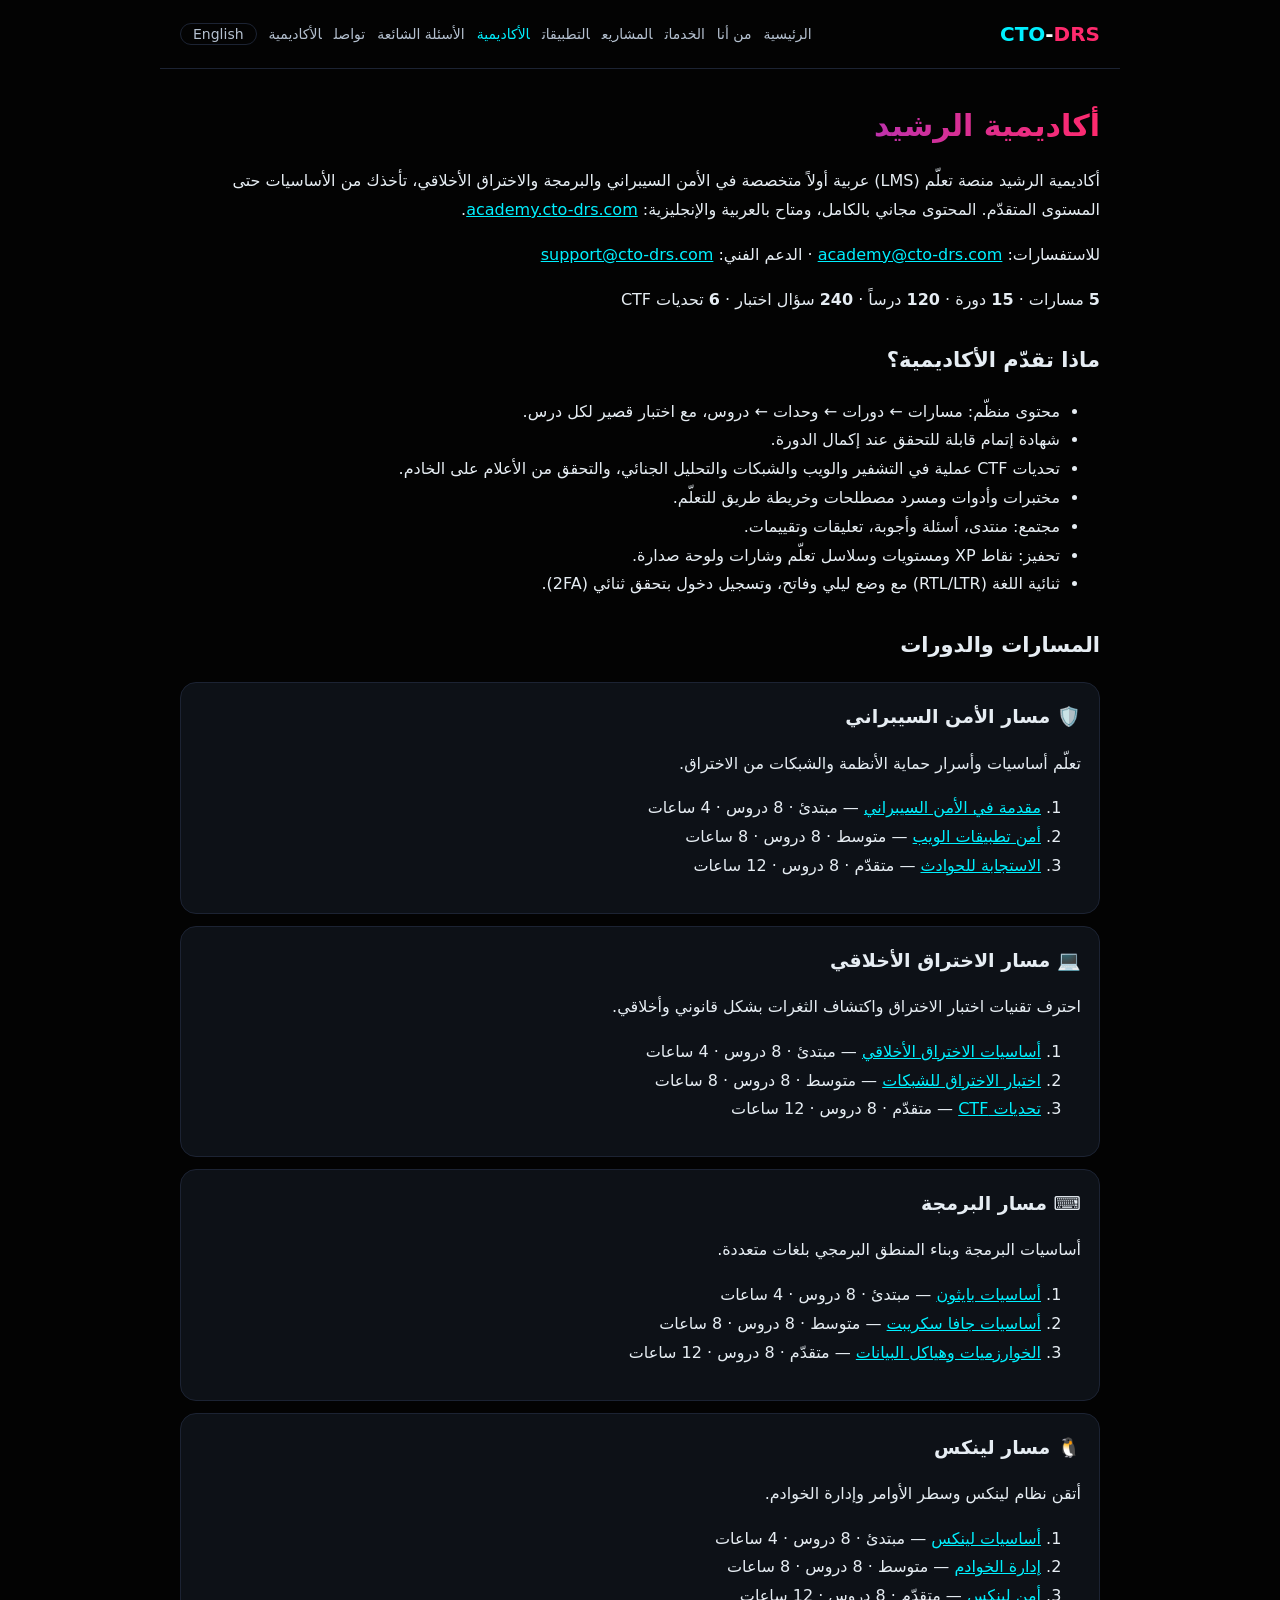
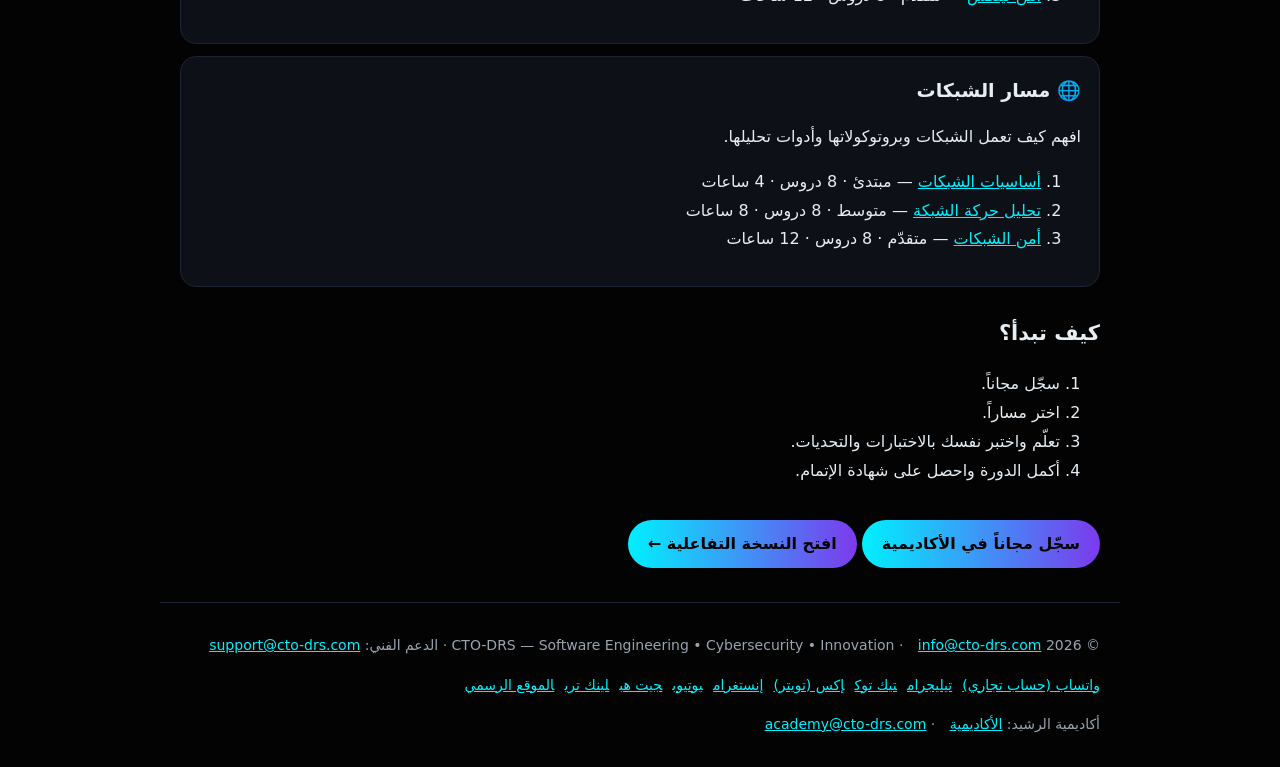
<file: courses/index.html>
<!doctype html><html lang="ar"><head><meta charset="utf-8"><title>الأكاديمية</title><meta name="robots" content="noindex,follow"><link rel="canonical" href="https://cto-drs.com/academy/"><meta http-equiv="refresh" content="0; url=/academy/"><script>location.replace("/academy/")</script></head><body><a href="/academy/">الأكاديمية</a></body></html>
</file>
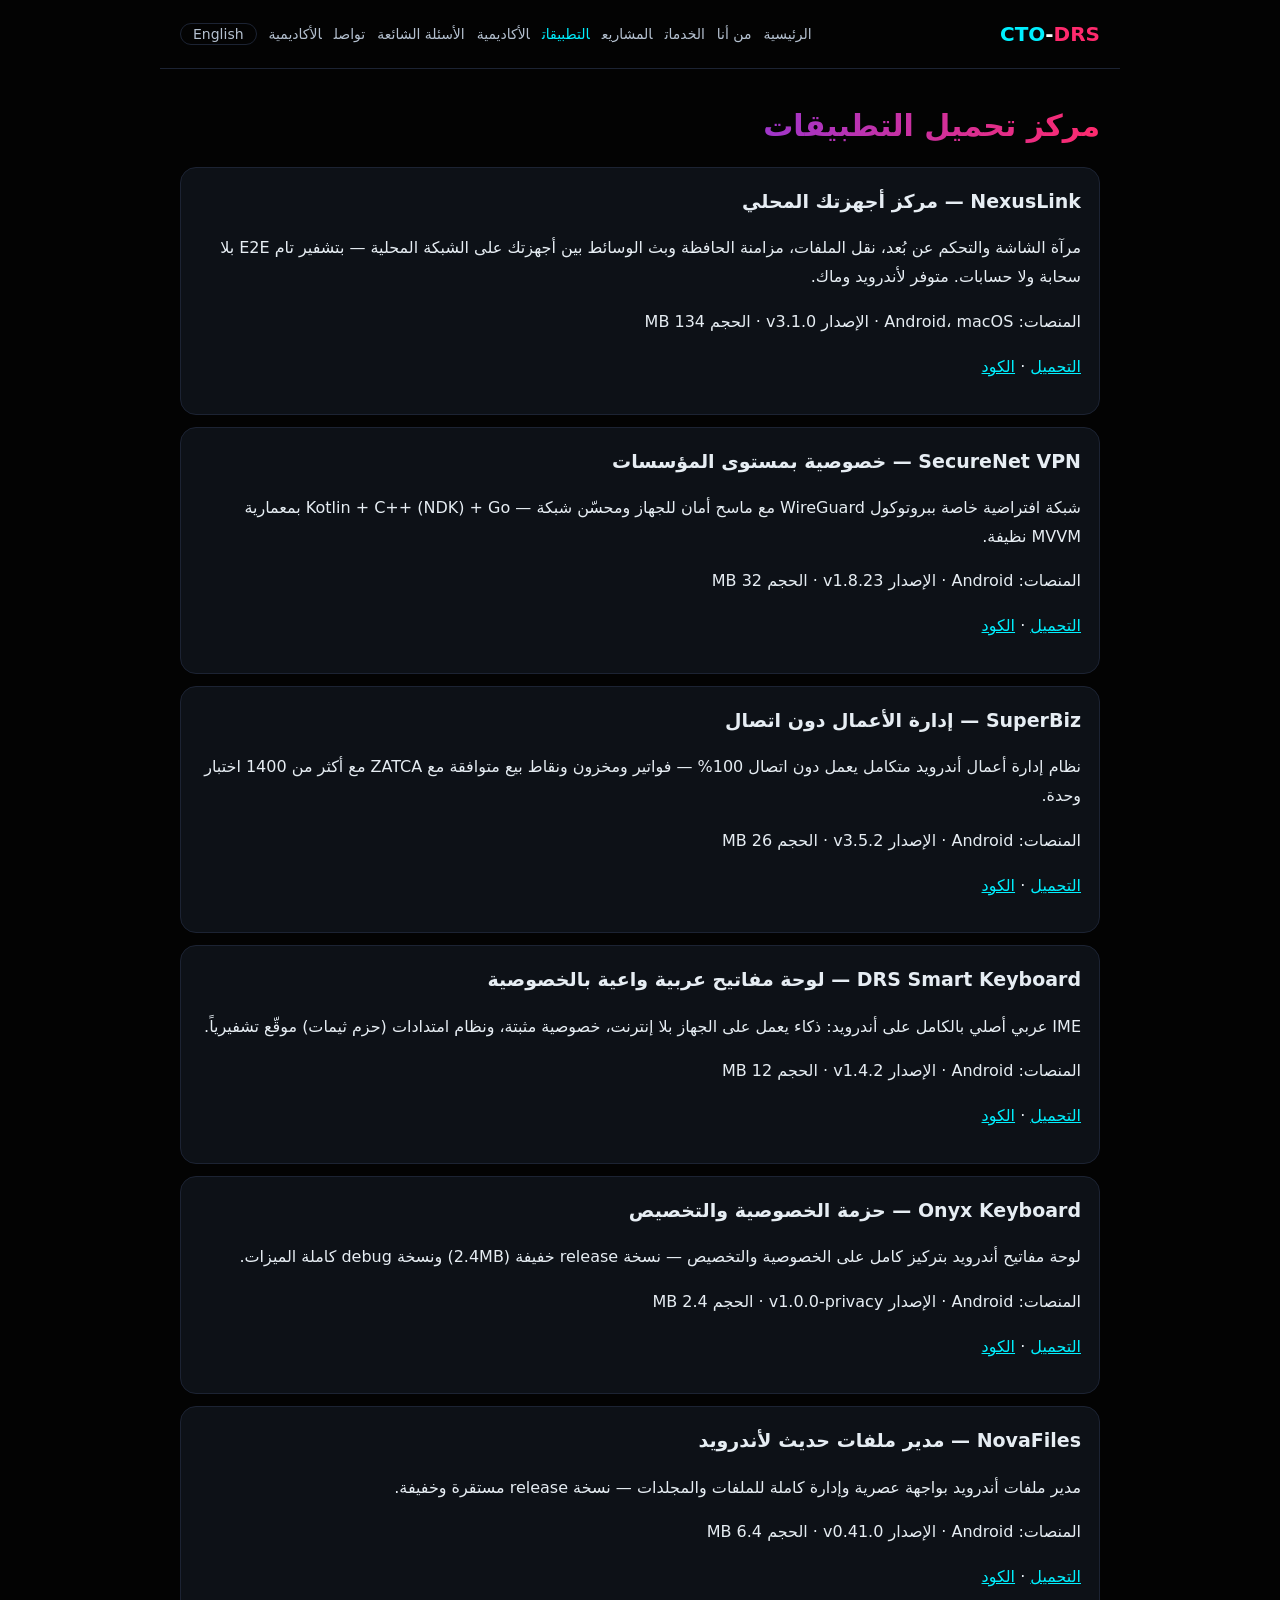
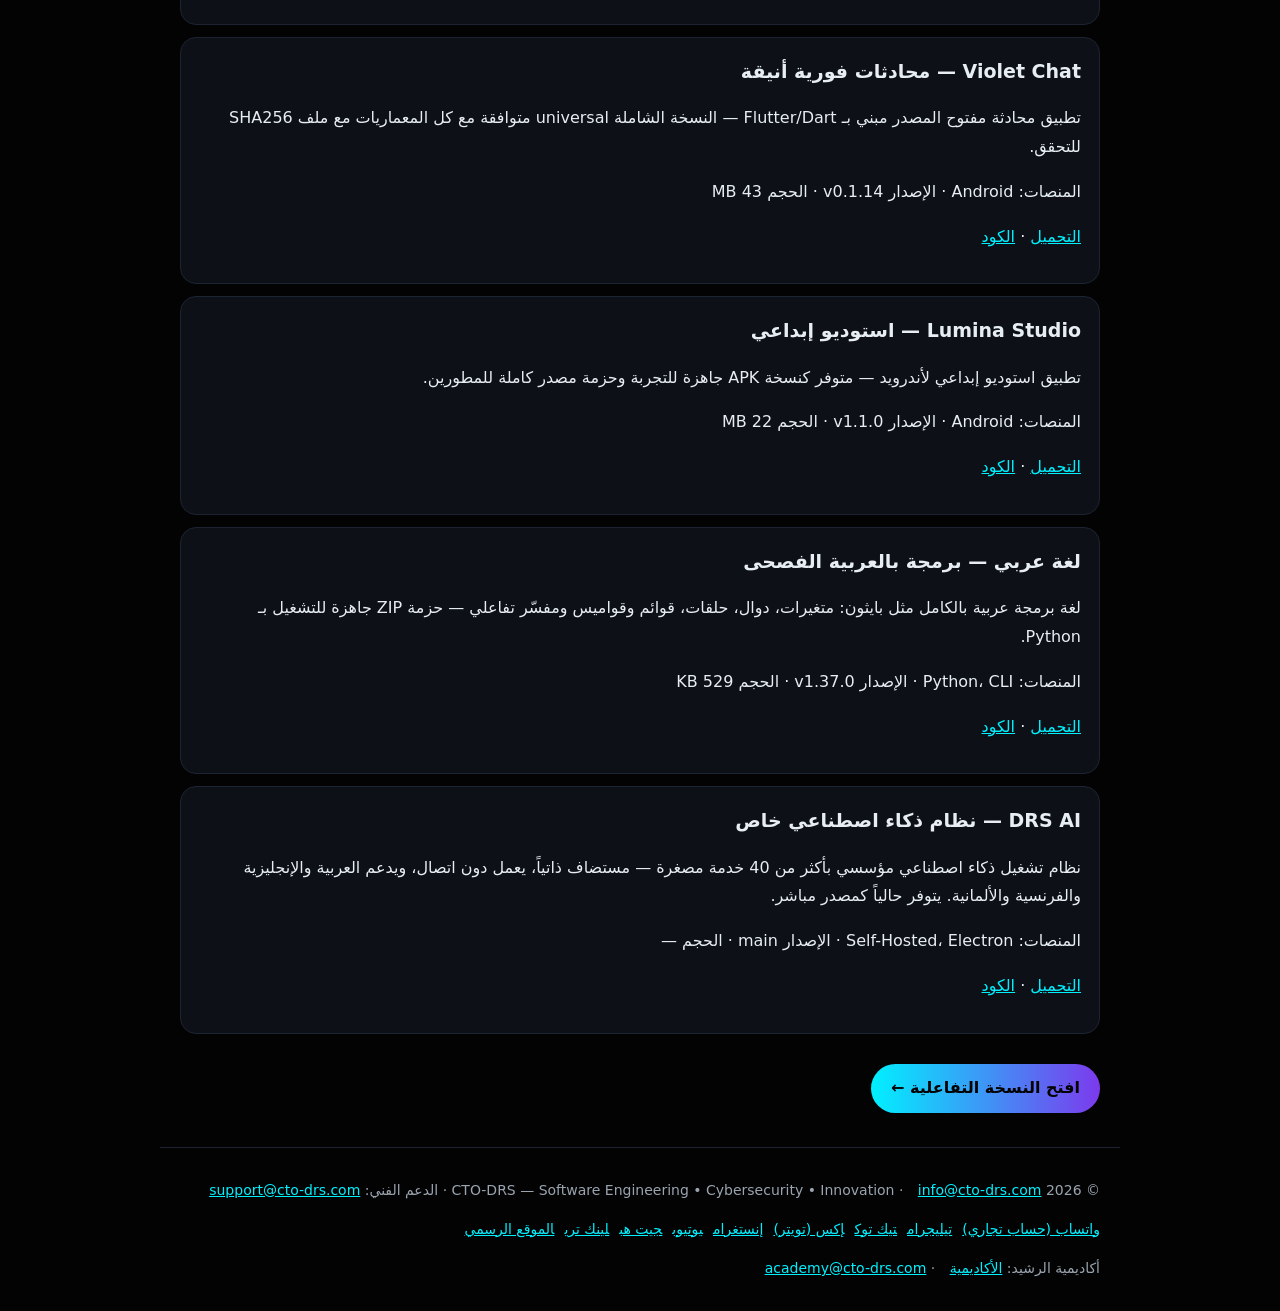
<file: downloads/index.html>
<!doctype html>
<html lang="ar" dir="rtl">
<head>
<meta charset="utf-8">
<meta name="viewport" content="width=device-width, initial-scale=1">
<title>تحميل تطبيقات CTO-DRS | APK مباشر من GitHub Releases</title>
<meta name="description" content="حمّل تطبيقات CTO-DRS مجاناً: NexusLink، SecureNet VPN، SuperBiz، DRS Smart Keyboard، Onyx Keyboard، NovaFiles، Violet Chat، Lumina Studio وغيرها — روابط مباشرة من GitHub.">
<link rel="canonical" href="https://cto-drs.com/downloads/">
<link rel="alternate" hreflang="ar" href="https://cto-drs.com/downloads/">
<link rel="alternate" hreflang="en" href="https://cto-drs.com/en/downloads/">
<link rel="alternate" hreflang="x-default" href="https://cto-drs.com/downloads/">
<meta name="robots" content="index, follow, max-image-preview:large">
<meta name="theme-color" content="#030303">
<link rel="icon" href="/favicon.ico" sizes="48x48">
<link rel="icon" href="/icons/icon-192.png" type="image/png" sizes="192x192">
<link rel="apple-touch-icon" href="/icons/apple-touch-icon.png">
<meta property="og:type" content="website">
<meta property="og:site_name" content="CTO-DRS">
<meta property="og:locale" content="ar_SA">
<meta property="og:locale:alternate" content="en_US">
<meta property="og:title" content="تحميل تطبيقات CTO-DRS | APK مباشر من GitHub Releases">
<meta property="og:description" content="حمّل تطبيقات CTO-DRS مجاناً: NexusLink، SecureNet VPN، SuperBiz، DRS Smart Keyboard، Onyx Keyboard، NovaFiles، Violet Chat، Lumina Studio وغيرها — روابط مباشرة من GitHub.">
<meta property="og:url" content="https://cto-drs.com/downloads/">
<meta property="og:image" content="https://cto-drs.com/og-image.png">
<meta name="twitter:card" content="summary_large_image">
<meta name="twitter:site" content="@cto_drs">
<script type="application/ld+json">{"@context":"https://schema.org","@graph":[{"@type":"Person","@id":"https://cto-drs.com/#person","name":"CTO-DRS","url":"https://cto-drs.com/","jobTitle":"مهندس برمجيات وأمن سيبراني","sameAs":["https://wa.me/message/MVTVWPOPFOVFF1","https://t.me/ctodrs","https://www.tiktok.com/@cto.drs","https://x.com/cto_drs","https://www.instagram.com/cto.drs","https://youtube.com/@cto-drs","https://github.com/CTO-DRS","https://linktr.ee/cto.drs","https://cto-drs.com/"]},{"@type":"EducationalOrganization","@id":"https://academy.cto-drs.com/#organization","name":"أكاديمية الرشيد","alternateName":"Al-Rasheed Academy","url":"https://academy.cto-drs.com/","email":"academy@cto-drs.com","parentOrganization":{"@type":"Organization","@id":"https://cto-drs.com/#organization","name":"CTO-DRS","url":"https://cto-drs.com/"}},{"@type":"BreadcrumbList","itemListElement":[{"@type":"ListItem","position":1,"name":"الرئيسية","item":"https://cto-drs.com/"},{"@type":"ListItem","position":2,"name":"مركز تحميل التطبيقات","item":"https://cto-drs.com/downloads/"}]},{"@type":"ItemList","name":"تطبيقات CTO-DRS","itemListElement":[{"@type":"ListItem","position":1,"item":{"@type":"SoftwareApplication","name":"NexusLink","alternateName":"NexusLink — مركز أجهزتك المحلي","description":"مرآة الشاشة والتحكم عن بُعد، نقل الملفات، مزامنة الحافظة وبث الوسائط بين أجهزتك على الشبكة المحلية — بتشفير تام E2E بلا سحابة ولا حسابات. متوفر لأندرويد وماك.","applicationCategory":"MobileApplication","operatingSystem":"Android, macOS","softwareVersion":"v3.1.0","downloadUrl":"https://github.com/CTO-DRS/NexusLink/releases","offers":{"@type":"Offer","price":"0","priceCurrency":"USD"},"author":{"@id":"https://cto-drs.com/#person"}}},{"@type":"ListItem","position":2,"item":{"@type":"SoftwareApplication","name":"SecureNet VPN","alternateName":"SecureNet VPN — خصوصية بمستوى المؤسسات","description":"شبكة افتراضية خاصة ببروتوكول WireGuard مع ماسح أمان للجهاز ومحسّن شبكة — Kotlin + C++ (NDK) + Go بمعمارية MVVM نظيفة.","applicationCategory":"MobileApplication","operatingSystem":"Android","softwareVersion":"v1.8.23","downloadUrl":"https://github.com/CTO-DRS/SecureNetVPN/releases","offers":{"@type":"Offer","price":"0","priceCurrency":"USD"},"author":{"@id":"https://cto-drs.com/#person"}}},{"@type":"ListItem","position":3,"item":{"@type":"SoftwareApplication","name":"SuperBiz","alternateName":"SuperBiz — إدارة الأعمال دون اتصال","description":"نظام إدارة أعمال أندرويد متكامل يعمل دون اتصال 100% — فواتير ومخزون ونقاط بيع متوافقة مع ZATCA مع أكثر من 1400 اختبار وحدة.","applicationCategory":"MobileApplication","operatingSystem":"Android","softwareVersion":"v3.5.2","downloadUrl":"https://github.com/CTO-DRS/SuperBiz/releases","offers":{"@type":"Offer","price":"0","priceCurrency":"USD"},"author":{"@id":"https://cto-drs.com/#person"}}},{"@type":"ListItem","position":4,"item":{"@type":"SoftwareApplication","name":"DRS Smart Keyboard","alternateName":"DRS Smart Keyboard — لوحة مفاتيح عربية واعية بالخصوصية","description":"IME عربي أصلي بالكامل على أندرويد: ذكاء يعمل على الجهاز بلا إنترنت، خصوصية مثبتة، ونظام امتدادات (حزم ثيمات) موقّع تشفيرياً.","applicationCategory":"MobileApplication","operatingSystem":"Android","softwareVersion":"v1.4.2","downloadUrl":"https://github.com/CTO-DRS/DRS-Smart-Keyboard/releases","offers":{"@type":"Offer","price":"0","priceCurrency":"USD"},"author":{"@id":"https://cto-drs.com/#person"}}},{"@type":"ListItem","position":5,"item":{"@type":"SoftwareApplication","name":"Onyx Keyboard","alternateName":"Onyx Keyboard — حزمة الخصوصية والتخصيص","description":"لوحة مفاتيح أندرويد بتركيز كامل على الخصوصية والتخصيص — نسخة release خفيفة (2.4MB) ونسخة debug كاملة الميزات.","applicationCategory":"MobileApplication","operatingSystem":"Android","softwareVersion":"v1.0.0-privacy","downloadUrl":"https://github.com/CTO-DRS/OnyxKeyboard/releases","offers":{"@type":"Offer","price":"0","priceCurrency":"USD"},"author":{"@id":"https://cto-drs.com/#person"}}},{"@type":"ListItem","position":6,"item":{"@type":"SoftwareApplication","name":"NovaFiles","alternateName":"NovaFiles — مدير ملفات حديث لأندرويد","description":"مدير ملفات أندرويد بواجهة عصرية وإدارة كاملة للملفات والمجلدات — نسخة release مستقرة وخفيفة.","applicationCategory":"MobileApplication","operatingSystem":"Android","softwareVersion":"v0.41.0","downloadUrl":"https://github.com/CTO-DRS/NovaFiles/releases","offers":{"@type":"Offer","price":"0","priceCurrency":"USD"},"author":{"@id":"https://cto-drs.com/#person"}}},{"@type":"ListItem","position":7,"item":{"@type":"SoftwareApplication","name":"Violet Chat","alternateName":"Violet Chat — محادثات فورية أنيقة","description":"تطبيق محادثة مفتوح المصدر مبني بـ Flutter/Dart — النسخة الشاملة universal متوافقة مع كل المعماريات مع ملف SHA256 للتحقق.","applicationCategory":"MobileApplication","operatingSystem":"Android","softwareVersion":"v0.1.14","downloadUrl":"https://github.com/CTO-DRS/VioletChat/releases","offers":{"@type":"Offer","price":"0","priceCurrency":"USD"},"author":{"@id":"https://cto-drs.com/#person"}}},{"@type":"ListItem","position":8,"item":{"@type":"SoftwareApplication","name":"Lumina Studio","alternateName":"Lumina Studio — استوديو إبداعي","description":"تطبيق استوديو إبداعي لأندرويد — متوفر كنسخة APK جاهزة للتجربة وحزمة مصدر كاملة للمطورين.","applicationCategory":"MobileApplication","operatingSystem":"Android","softwareVersion":"v1.1.0","downloadUrl":"https://github.com/CTO-DRS/Lumina-Studio/releases","offers":{"@type":"Offer","price":"0","priceCurrency":"USD"},"author":{"@id":"https://cto-drs.com/#person"}}},{"@type":"ListItem","position":9,"item":{"@type":"SoftwareApplication","name":"Arabi Language","alternateName":"لغة عربي — برمجة بالعربية الفصحى","description":"لغة برمجة عربية بالكامل مثل بايثون: متغيرات، دوال، حلقات، قوائم وقواميس ومفسّر تفاعلي — حزمة ZIP جاهزة للتشغيل بـ Python.","applicationCategory":"DeveloperApplication","operatingSystem":"Python, CLI","softwareVersion":"v1.37.0","downloadUrl":"https://github.com/CTO-DRS/arabi-lang/releases","offers":{"@type":"Offer","price":"0","priceCurrency":"USD"},"author":{"@id":"https://cto-drs.com/#person"}}},{"@type":"ListItem","position":10,"item":{"@type":"SoftwareApplication","name":"DRS AI","alternateName":"DRS AI — نظام ذكاء اصطناعي خاص","description":"نظام تشغيل ذكاء اصطناعي مؤسسي بأكثر من 40 خدمة مصغرة — مستضاف ذاتياً، يعمل دون اتصال، ويدعم العربية والإنجليزية والفرنسية والألمانية. يتوفر حالياً كمصدر مباشر.","applicationCategory":"WebApplication","operatingSystem":"Self-Hosted, Electron","softwareVersion":"main","downloadUrl":"https://github.com/CTO-DRS/DRS-AI-Web/releases","offers":{"@type":"Offer","price":"0","priceCurrency":"USD"},"author":{"@id":"https://cto-drs.com/#person"}}}]}]}</script>
<style>
:root{color-scheme:dark}*{box-sizing:border-box}body{margin:0;background:#030303;color:#e6edf3;font:16px/1.8 system-ui,"Segoe UI",Tahoma,sans-serif}
a{color:#00f0ff}header,main,footer{max-width:960px;margin:auto;padding:16px 20px}
header{display:flex;flex-wrap:wrap;gap:12px;align-items:center;justify-content:space-between;border-bottom:1px solid #1c2333}
.brand{font-weight:800;font-size:20px;text-decoration:none;color:#fff}.brand b{color:#00f0ff}.brand i{color:#ff2a6d;font-style:normal}
nav a{margin-inline-start:12px;color:#b4c0cf;text-decoration:none;font-size:14px}nav a:hover,nav a[aria-current]{color:#00f0ff}
h1{font-size:30px;line-height:1.4;background:linear-gradient(90deg,#00f0ff,#7c3aed,#ff2a6d);-webkit-background-clip:text;background-clip:text;color:transparent}
h2{font-size:21px;margin-top:28px}.card{background:#0d1117;border:1px solid #1c2333;border-radius:16px;padding:16px 18px;margin:12px 0}
.tags span{display:inline-block;font-size:12px;border:1px solid #1c2333;border-radius:999px;padding:2px 10px;margin:2px;color:#b4c0cf}
.cta{display:inline-block;margin:18px 0;padding:10px 20px;border-radius:999px;background:linear-gradient(90deg,#00f0ff,#7c3aed);color:#030303;font-weight:700;text-decoration:none}
footer{border-top:1px solid #1c2333;color:#9aa4b0;font-size:14px}footer a{margin-inline-end:10px}
.skip{position:absolute;inset-inline-start:12px;top:-60px;background:#00f0ff;color:#030303;padding:8px 16px;border-radius:999px;font-weight:700;z-index:10}.skip:focus{top:12px}
a:focus-visible{outline:3px solid #00f0ff;outline-offset:2px;border-radius:4px}
.lang{border:1px solid #1c2333;border-radius:999px;padding:2px 12px}
@media (prefers-reduced-motion:reduce){*{transition:none!important;animation:none!important}}
</style>
</head>
<body>
<a class="skip" href="#main">تخطي إلى المحتوى الرئيسي</a>
<header>
<a class="brand" href="/" dir="ltr"><b>CTO</b>-<i>DRS</i></a>
<nav aria-label="التنقل الرئيسي"><a href="/">الرئيسية</a><a href="/about/">من أنا</a><a href="/services/">الخدمات</a><a href="/projects/">المشاريع</a><a href="/downloads/" aria-current="page">التطبيقات</a><a href="/academy/">الأكاديمية</a><a href="/faq/">الأسئلة الشائعة</a><a href="/contact/">تواصل</a><a href="https://academy.cto-drs.com" target="_blank" rel="noopener" aria-label="الأكاديمية (يفتح في نافذة جديدة)">الأكاديمية</a><a class="lang" href="/en/downloads/" hreflang="en" lang="en">English</a></nav>
</header>
<main id="main">
<h1>مركز تحميل التطبيقات</h1>
<div class="card"><h2 style="margin:0 0 6px;font-size:19px">NexusLink — مركز أجهزتك المحلي</h2><p>مرآة الشاشة والتحكم عن بُعد، نقل الملفات، مزامنة الحافظة وبث الوسائط بين أجهزتك على الشبكة المحلية — بتشفير تام E2E بلا سحابة ولا حسابات. متوفر لأندرويد وماك.</p>
<p>المنصات: Android، macOS · الإصدار v3.1.0 · الحجم 134 MB</p>
<p><a href="https://github.com/CTO-DRS/NexusLink/releases" rel="noopener">التحميل</a> · <a href="https://github.com/CTO-DRS/NexusLink" rel="noopener">الكود</a></p></div><div class="card"><h2 style="margin:0 0 6px;font-size:19px">SecureNet VPN — خصوصية بمستوى المؤسسات</h2><p>شبكة افتراضية خاصة ببروتوكول WireGuard مع ماسح أمان للجهاز ومحسّن شبكة — Kotlin + C++ (NDK) + Go بمعمارية MVVM نظيفة.</p>
<p>المنصات: Android · الإصدار v1.8.23 · الحجم 32 MB</p>
<p><a href="https://github.com/CTO-DRS/SecureNetVPN/releases" rel="noopener">التحميل</a> · <a href="https://github.com/CTO-DRS/SecureNetVPN" rel="noopener">الكود</a></p></div><div class="card"><h2 style="margin:0 0 6px;font-size:19px">SuperBiz — إدارة الأعمال دون اتصال</h2><p>نظام إدارة أعمال أندرويد متكامل يعمل دون اتصال 100% — فواتير ومخزون ونقاط بيع متوافقة مع ZATCA مع أكثر من 1400 اختبار وحدة.</p>
<p>المنصات: Android · الإصدار v3.5.2 · الحجم 26 MB</p>
<p><a href="https://github.com/CTO-DRS/SuperBiz/releases" rel="noopener">التحميل</a> · <a href="https://github.com/CTO-DRS/SuperBiz" rel="noopener">الكود</a></p></div><div class="card"><h2 style="margin:0 0 6px;font-size:19px">DRS Smart Keyboard — لوحة مفاتيح عربية واعية بالخصوصية</h2><p>IME عربي أصلي بالكامل على أندرويد: ذكاء يعمل على الجهاز بلا إنترنت، خصوصية مثبتة، ونظام امتدادات (حزم ثيمات) موقّع تشفيرياً.</p>
<p>المنصات: Android · الإصدار v1.4.2 · الحجم 12 MB</p>
<p><a href="https://github.com/CTO-DRS/DRS-Smart-Keyboard/releases" rel="noopener">التحميل</a> · <a href="https://github.com/CTO-DRS/DRS-Smart-Keyboard" rel="noopener">الكود</a></p></div><div class="card"><h2 style="margin:0 0 6px;font-size:19px">Onyx Keyboard — حزمة الخصوصية والتخصيص</h2><p>لوحة مفاتيح أندرويد بتركيز كامل على الخصوصية والتخصيص — نسخة release خفيفة (2.4MB) ونسخة debug كاملة الميزات.</p>
<p>المنصات: Android · الإصدار v1.0.0-privacy · الحجم 2.4 MB</p>
<p><a href="https://github.com/CTO-DRS/OnyxKeyboard/releases" rel="noopener">التحميل</a> · <a href="https://github.com/CTO-DRS/OnyxKeyboard" rel="noopener">الكود</a></p></div><div class="card"><h2 style="margin:0 0 6px;font-size:19px">NovaFiles — مدير ملفات حديث لأندرويد</h2><p>مدير ملفات أندرويد بواجهة عصرية وإدارة كاملة للملفات والمجلدات — نسخة release مستقرة وخفيفة.</p>
<p>المنصات: Android · الإصدار v0.41.0 · الحجم 6.4 MB</p>
<p><a href="https://github.com/CTO-DRS/NovaFiles/releases" rel="noopener">التحميل</a> · <a href="https://github.com/CTO-DRS/NovaFiles" rel="noopener">الكود</a></p></div><div class="card"><h2 style="margin:0 0 6px;font-size:19px">Violet Chat — محادثات فورية أنيقة</h2><p>تطبيق محادثة مفتوح المصدر مبني بـ Flutter/Dart — النسخة الشاملة universal متوافقة مع كل المعماريات مع ملف SHA256 للتحقق.</p>
<p>المنصات: Android · الإصدار v0.1.14 · الحجم 43 MB</p>
<p><a href="https://github.com/CTO-DRS/VioletChat/releases" rel="noopener">التحميل</a> · <a href="https://github.com/CTO-DRS/VioletChat" rel="noopener">الكود</a></p></div><div class="card"><h2 style="margin:0 0 6px;font-size:19px">Lumina Studio — استوديو إبداعي</h2><p>تطبيق استوديو إبداعي لأندرويد — متوفر كنسخة APK جاهزة للتجربة وحزمة مصدر كاملة للمطورين.</p>
<p>المنصات: Android · الإصدار v1.1.0 · الحجم 22 MB</p>
<p><a href="https://github.com/CTO-DRS/Lumina-Studio/releases" rel="noopener">التحميل</a> · <a href="https://github.com/CTO-DRS/Lumina-Studio" rel="noopener">الكود</a></p></div><div class="card"><h2 style="margin:0 0 6px;font-size:19px">لغة عربي — برمجة بالعربية الفصحى</h2><p>لغة برمجة عربية بالكامل مثل بايثون: متغيرات، دوال، حلقات، قوائم وقواميس ومفسّر تفاعلي — حزمة ZIP جاهزة للتشغيل بـ Python.</p>
<p>المنصات: Python، CLI · الإصدار v1.37.0 · الحجم 529 KB</p>
<p><a href="https://github.com/CTO-DRS/arabi-lang/releases" rel="noopener">التحميل</a> · <a href="https://github.com/CTO-DRS/arabi-lang" rel="noopener">الكود</a></p></div><div class="card"><h2 style="margin:0 0 6px;font-size:19px">DRS AI — نظام ذكاء اصطناعي خاص</h2><p>نظام تشغيل ذكاء اصطناعي مؤسسي بأكثر من 40 خدمة مصغرة — مستضاف ذاتياً، يعمل دون اتصال، ويدعم العربية والإنجليزية والفرنسية والألمانية. يتوفر حالياً كمصدر مباشر.</p>
<p>المنصات: Self-Hosted، Electron · الإصدار main · الحجم —</p>
<p><a href="https://github.com/CTO-DRS/DRS-AI-Web/releases" rel="noopener">التحميل</a> · <a href="https://github.com/CTO-DRS/DRS-AI-Web" rel="noopener">الكود</a></p></div>
<a class="cta" href="/#/downloads">افتح النسخة التفاعلية ←</a>
</main>
<footer>
<p>© 2026 CTO-DRS — Software Engineering • Cybersecurity • Innovation · <a href="mailto:info@cto-drs.com">info@cto-drs.com</a> · الدعم الفني: <a href="mailto:support@cto-drs.com">support@cto-drs.com</a></p>
<p><a href="https://wa.me/message/MVTVWPOPFOVFF1" target="_blank" rel="me noopener noreferrer">واتساب (حساب تجاري)</a><a href="https://t.me/ctodrs" target="_blank" rel="me noopener noreferrer">تيليجرام</a><a href="https://www.tiktok.com/@cto.drs" target="_blank" rel="me noopener noreferrer">تيك توك</a><a href="https://x.com/cto_drs" target="_blank" rel="me noopener noreferrer">إكس (تويتر)</a><a href="https://www.instagram.com/cto.drs" target="_blank" rel="me noopener noreferrer">إنستغرام</a><a href="https://youtube.com/@cto-drs" target="_blank" rel="me noopener noreferrer">يوتيوب</a><a href="https://github.com/CTO-DRS" target="_blank" rel="me noopener noreferrer">جيت هب</a><a href="https://linktr.ee/cto.drs" target="_blank" rel="me noopener noreferrer">لينك تري</a><a href="https://cto-drs.com/" target="_blank" rel="me noopener noreferrer">الموقع الرسمي</a></p>
<p>أكاديمية الرشيد: <a href="https://academy.cto-drs.com" target="_blank" rel="noopener" aria-label="الأكاديمية (يفتح في نافذة جديدة)">الأكاديمية</a> · <a href="mailto:academy@cto-drs.com">academy@cto-drs.com</a></p>
</footer>
</body>
</html>
</file>
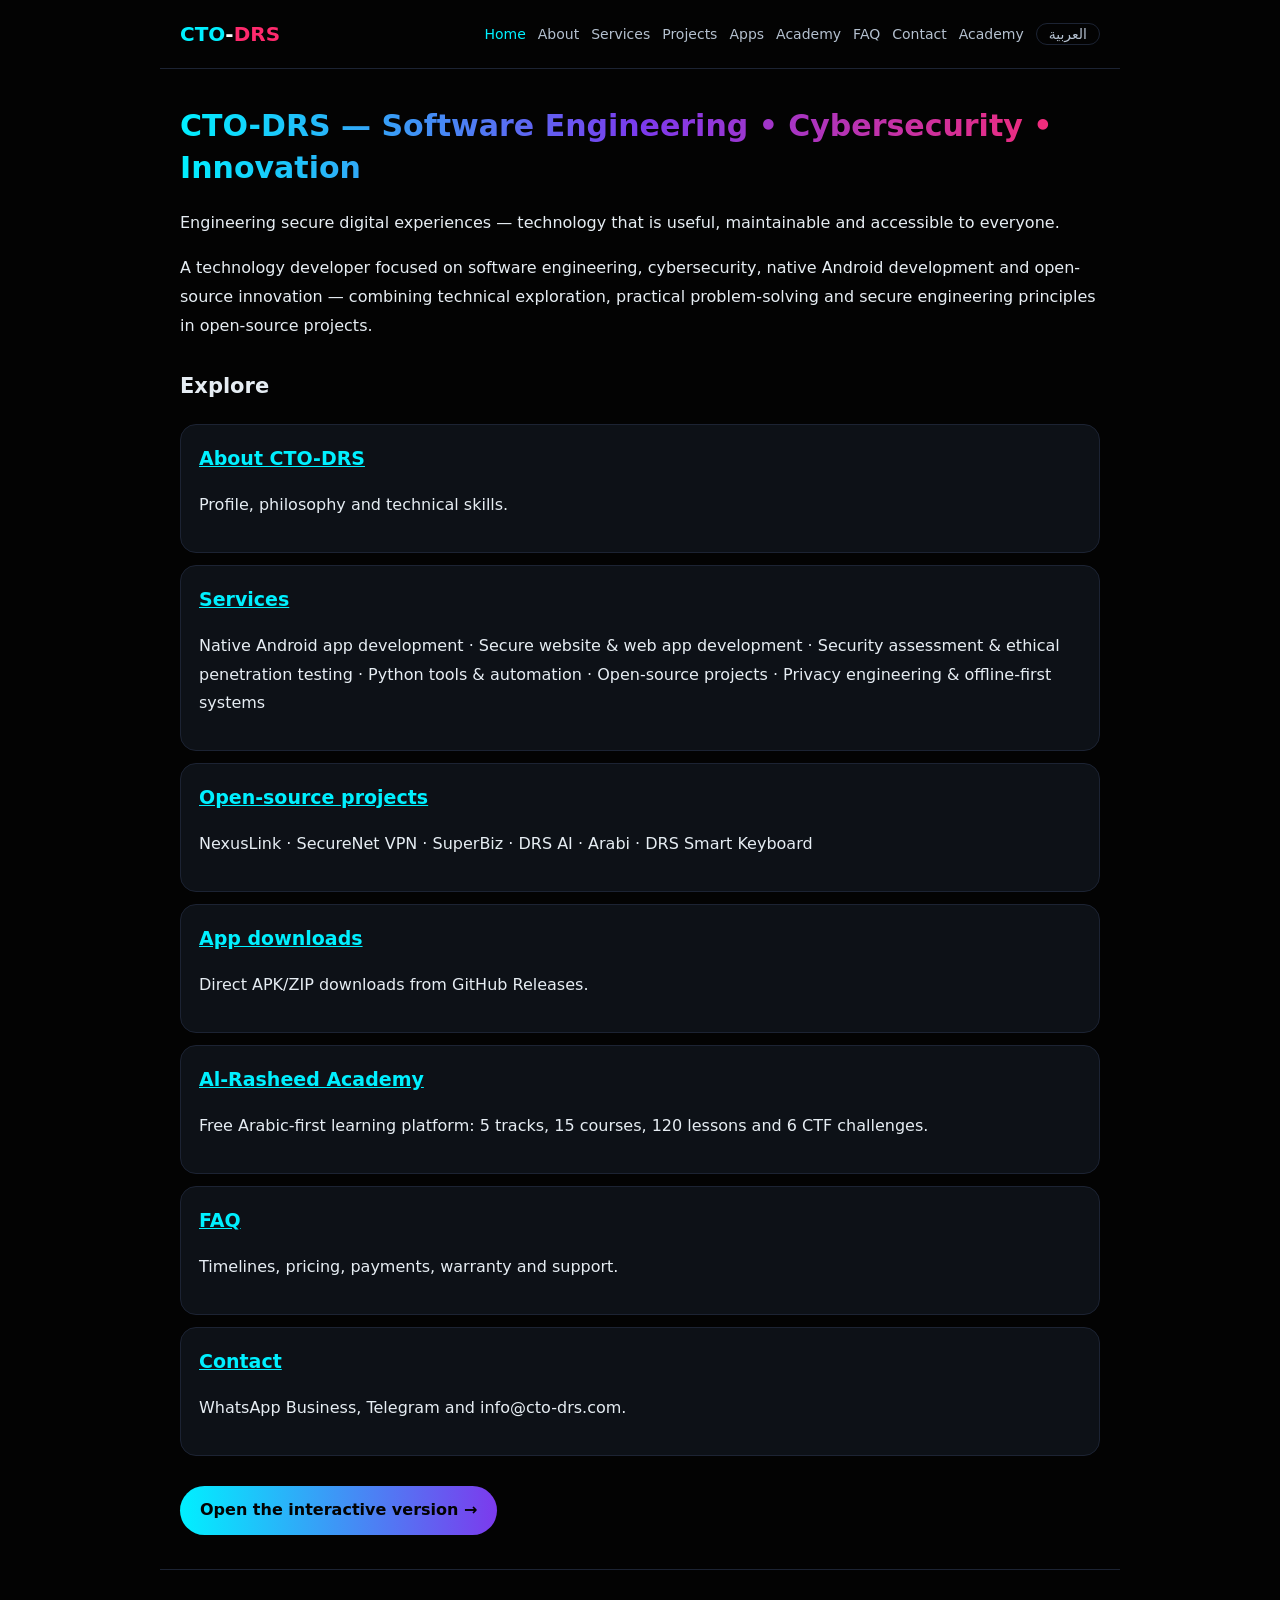
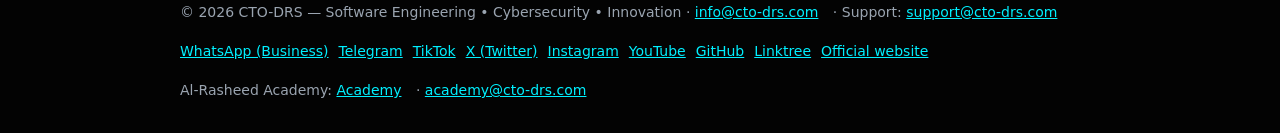
<file: en/index.html>
<!doctype html>
<html lang="en" dir="ltr">
<head>
<meta charset="utf-8">
<meta name="viewport" content="width=device-width, initial-scale=1">
<title>CTO-DRS | Software Engineering, Cybersecurity &amp; Innovation</title>
<meta name="description" content="A technology developer focused on software engineering, cybersecurity, native Android development and open-source innovation — combining technical exploration, practical problem-solving and secure engineering principles in open-source projects.">
<link rel="canonical" href="https://cto-drs.com/en/">
<link rel="alternate" hreflang="ar" href="https://cto-drs.com/">
<link rel="alternate" hreflang="en" href="https://cto-drs.com/en/">
<link rel="alternate" hreflang="x-default" href="https://cto-drs.com/">
<meta name="robots" content="index, follow, max-image-preview:large">
<meta name="theme-color" content="#030303">
<link rel="icon" href="/favicon.ico" sizes="48x48">
<link rel="icon" href="/icons/icon-192.png" type="image/png" sizes="192x192">
<link rel="apple-touch-icon" href="/icons/apple-touch-icon.png">
<meta property="og:type" content="website">
<meta property="og:site_name" content="CTO-DRS">
<meta property="og:locale" content="en_US">
<meta property="og:locale:alternate" content="ar_SA">
<meta property="og:title" content="CTO-DRS | Software Engineering, Cybersecurity &amp; Innovation">
<meta property="og:description" content="A technology developer focused on software engineering, cybersecurity, native Android development and open-source innovation — combining technical exploration, practical problem-solving and secure engineering principles in open-source projects.">
<meta property="og:url" content="https://cto-drs.com/en/">
<meta property="og:image" content="https://cto-drs.com/og-image.png">
<meta name="twitter:card" content="summary_large_image">
<meta name="twitter:site" content="@cto_drs">
<script type="application/ld+json">{"@context":"https://schema.org","@graph":[{"@type":"Person","@id":"https://cto-drs.com/#person","name":"CTO-DRS","url":"https://cto-drs.com/","jobTitle":"Software & Cybersecurity Engineer","sameAs":["https://wa.me/message/MVTVWPOPFOVFF1","https://t.me/ctodrs","https://www.tiktok.com/@cto.drs","https://x.com/cto_drs","https://www.instagram.com/cto.drs","https://youtube.com/@cto-drs","https://github.com/CTO-DRS","https://linktr.ee/cto.drs","https://cto-drs.com/"]},{"@type":"EducationalOrganization","@id":"https://academy.cto-drs.com/#organization","name":"أكاديمية الرشيد","alternateName":"Al-Rasheed Academy","url":"https://academy.cto-drs.com/","email":"academy@cto-drs.com","parentOrganization":{"@type":"Organization","@id":"https://cto-drs.com/#organization","name":"CTO-DRS","url":"https://cto-drs.com/"}},{"@type":"BreadcrumbList","itemListElement":[{"@type":"ListItem","position":1,"name":"Home","item":"https://cto-drs.com/en/"}]},{"@type":"WebSite","@id":"https://cto-drs.com/en/#website","url":"https://cto-drs.com/en/","name":"CTO-DRS","inLanguage":"en","description":"The developer platform for software engineering, cybersecurity and innovation","publisher":{"@id":"https://cto-drs.com/#person"}}]}</script>
<style>
:root{color-scheme:dark}*{box-sizing:border-box}body{margin:0;background:#030303;color:#e6edf3;font:16px/1.8 system-ui,"Segoe UI",Tahoma,sans-serif}
a{color:#00f0ff}header,main,footer{max-width:960px;margin:auto;padding:16px 20px}
header{display:flex;flex-wrap:wrap;gap:12px;align-items:center;justify-content:space-between;border-bottom:1px solid #1c2333}
.brand{font-weight:800;font-size:20px;text-decoration:none;color:#fff}.brand b{color:#00f0ff}.brand i{color:#ff2a6d;font-style:normal}
nav a{margin-inline-start:12px;color:#b4c0cf;text-decoration:none;font-size:14px}nav a:hover,nav a[aria-current]{color:#00f0ff}
h1{font-size:30px;line-height:1.4;background:linear-gradient(90deg,#00f0ff,#7c3aed,#ff2a6d);-webkit-background-clip:text;background-clip:text;color:transparent}
h2{font-size:21px;margin-top:28px}.card{background:#0d1117;border:1px solid #1c2333;border-radius:16px;padding:16px 18px;margin:12px 0}
.tags span{display:inline-block;font-size:12px;border:1px solid #1c2333;border-radius:999px;padding:2px 10px;margin:2px;color:#b4c0cf}
.cta{display:inline-block;margin:18px 0;padding:10px 20px;border-radius:999px;background:linear-gradient(90deg,#00f0ff,#7c3aed);color:#030303;font-weight:700;text-decoration:none}
footer{border-top:1px solid #1c2333;color:#9aa4b0;font-size:14px}footer a{margin-inline-end:10px}
.skip{position:absolute;inset-inline-start:12px;top:-60px;background:#00f0ff;color:#030303;padding:8px 16px;border-radius:999px;font-weight:700;z-index:10}.skip:focus{top:12px}
a:focus-visible{outline:3px solid #00f0ff;outline-offset:2px;border-radius:4px}
.lang{border:1px solid #1c2333;border-radius:999px;padding:2px 12px}
@media (prefers-reduced-motion:reduce){*{transition:none!important;animation:none!important}}
</style>
</head>
<body>
<a class="skip" href="#main">Skip to main content</a>
<header>
<a class="brand" href="/en/" dir="ltr"><b>CTO</b>-<i>DRS</i></a>
<nav aria-label="Main navigation"><a href="/en/" aria-current="page">Home</a><a href="/en/about/">About</a><a href="/en/services/">Services</a><a href="/en/projects/">Projects</a><a href="/en/downloads/">Apps</a><a href="/en/academy/">Academy</a><a href="/en/faq/">FAQ</a><a href="/en/contact/">Contact</a><a href="https://academy.cto-drs.com" target="_blank" rel="noopener" aria-label="Academy (opens in a new tab)">Academy</a><a class="lang" href="/" hreflang="ar" lang="ar">العربية</a></nav>
</header>
<main id="main">
<h1>CTO-DRS — Software Engineering • Cybersecurity • Innovation</h1>
<p>Engineering secure digital experiences — technology that is useful, maintainable and accessible to everyone.</p><p>A technology developer focused on software engineering, cybersecurity, native Android development and open-source innovation — combining technical exploration, practical problem-solving and secure engineering principles in open-source projects.</p><h2>Explore</h2><div class="card"><h2 style="margin:0 0 6px;font-size:19px"><a href="/en/about/">About CTO-DRS</a></h2><p>Profile, philosophy and technical skills.</p></div><div class="card"><h2 style="margin:0 0 6px;font-size:19px"><a href="/en/services/">Services</a></h2><p>Native Android app development · Secure website &amp; web app development · Security assessment &amp; ethical penetration testing · Python tools &amp; automation · Open-source projects · Privacy engineering &amp; offline-first systems</p></div><div class="card"><h2 style="margin:0 0 6px;font-size:19px"><a href="/en/projects/">Open-source projects</a></h2><p>NexusLink · SecureNet VPN · SuperBiz · DRS AI · Arabi · DRS Smart Keyboard</p></div><div class="card"><h2 style="margin:0 0 6px;font-size:19px"><a href="/en/downloads/">App downloads</a></h2><p>Direct APK/ZIP downloads from GitHub Releases.</p></div><div class="card"><h2 style="margin:0 0 6px;font-size:19px"><a href="/en/academy/">Al-Rasheed Academy</a></h2><p>Free Arabic-first learning platform: 5 tracks, 15 courses, 120 lessons and 6 CTF challenges.</p></div><div class="card"><h2 style="margin:0 0 6px;font-size:19px"><a href="/en/faq/">FAQ</a></h2><p>Timelines, pricing, payments, warranty and support.</p></div><div class="card"><h2 style="margin:0 0 6px;font-size:19px"><a href="/en/contact/">Contact</a></h2><p>WhatsApp Business, Telegram and info@cto-drs.com.</p></div>
<a class="cta" href="/?lang=en#/home">Open the interactive version →</a>
</main>
<footer>
<p>© 2026 CTO-DRS — Software Engineering • Cybersecurity • Innovation · <a href="mailto:info@cto-drs.com">info@cto-drs.com</a> · Support: <a href="mailto:support@cto-drs.com">support@cto-drs.com</a></p>
<p><a href="https://wa.me/message/MVTVWPOPFOVFF1" target="_blank" rel="me noopener noreferrer">WhatsApp (Business)</a><a href="https://t.me/ctodrs" target="_blank" rel="me noopener noreferrer">Telegram</a><a href="https://www.tiktok.com/@cto.drs" target="_blank" rel="me noopener noreferrer">TikTok</a><a href="https://x.com/cto_drs" target="_blank" rel="me noopener noreferrer">X (Twitter)</a><a href="https://www.instagram.com/cto.drs" target="_blank" rel="me noopener noreferrer">Instagram</a><a href="https://youtube.com/@cto-drs" target="_blank" rel="me noopener noreferrer">YouTube</a><a href="https://github.com/CTO-DRS" target="_blank" rel="me noopener noreferrer">GitHub</a><a href="https://linktr.ee/cto.drs" target="_blank" rel="me noopener noreferrer">Linktree</a><a href="https://cto-drs.com/" target="_blank" rel="me noopener noreferrer">Official website</a></p>
<p>Al-Rasheed Academy: <a href="https://academy.cto-drs.com" target="_blank" rel="noopener" aria-label="Academy (opens in a new tab)">Academy</a> · <a href="mailto:academy@cto-drs.com">academy@cto-drs.com</a></p>
</footer>
</body>
</html>
</file>
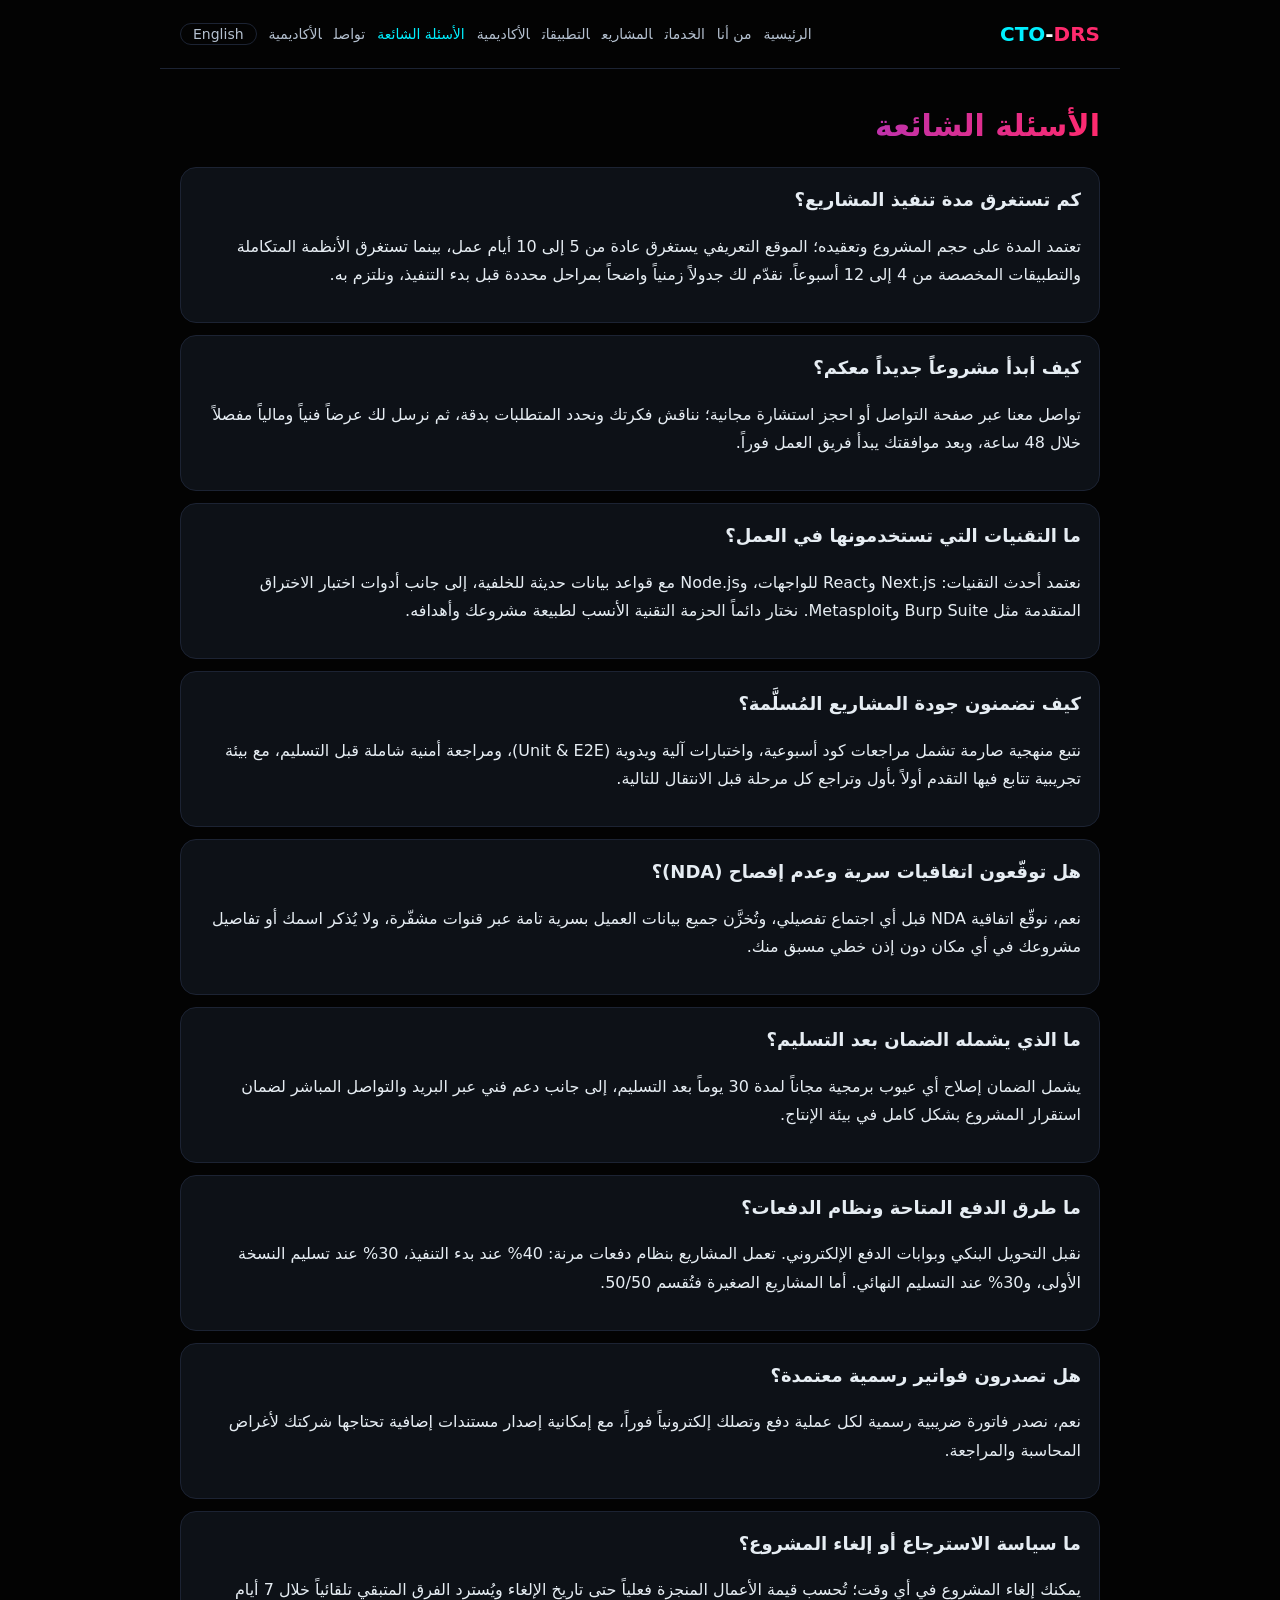
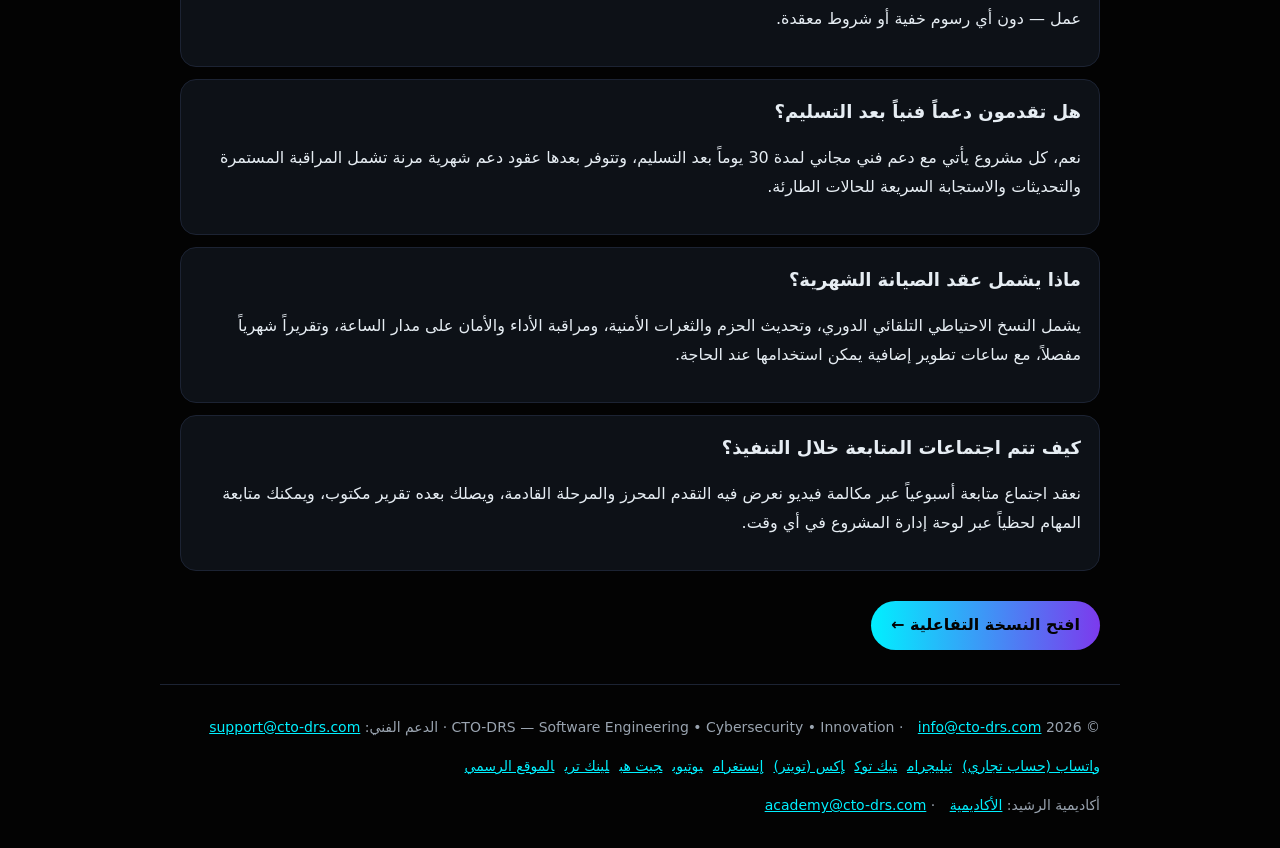
<file: faq/index.html>
<!doctype html>
<html lang="ar" dir="rtl">
<head>
<meta charset="utf-8">
<meta name="viewport" content="width=device-width, initial-scale=1">
<title>الأسئلة الشائعة | CTO-DRS</title>
<meta name="description" content="إجابات عن مدة تنفيذ المشاريع، الأسعار، الدفع، الضمان والدعم الفني لدى CTO-DRS.">
<link rel="canonical" href="https://cto-drs.com/faq/">
<link rel="alternate" hreflang="ar" href="https://cto-drs.com/faq/">
<link rel="alternate" hreflang="en" href="https://cto-drs.com/en/faq/">
<link rel="alternate" hreflang="x-default" href="https://cto-drs.com/faq/">
<meta name="robots" content="index, follow, max-image-preview:large">
<meta name="theme-color" content="#030303">
<link rel="icon" href="/favicon.ico" sizes="48x48">
<link rel="icon" href="/icons/icon-192.png" type="image/png" sizes="192x192">
<link rel="apple-touch-icon" href="/icons/apple-touch-icon.png">
<meta property="og:type" content="website">
<meta property="og:site_name" content="CTO-DRS">
<meta property="og:locale" content="ar_SA">
<meta property="og:locale:alternate" content="en_US">
<meta property="og:title" content="الأسئلة الشائعة | CTO-DRS">
<meta property="og:description" content="إجابات عن مدة تنفيذ المشاريع، الأسعار، الدفع، الضمان والدعم الفني لدى CTO-DRS.">
<meta property="og:url" content="https://cto-drs.com/faq/">
<meta property="og:image" content="https://cto-drs.com/og-image.png">
<meta name="twitter:card" content="summary_large_image">
<meta name="twitter:site" content="@cto_drs">
<script type="application/ld+json">{"@context":"https://schema.org","@graph":[{"@type":"Person","@id":"https://cto-drs.com/#person","name":"CTO-DRS","url":"https://cto-drs.com/","jobTitle":"مهندس برمجيات وأمن سيبراني","sameAs":["https://wa.me/message/MVTVWPOPFOVFF1","https://t.me/ctodrs","https://www.tiktok.com/@cto.drs","https://x.com/cto_drs","https://www.instagram.com/cto.drs","https://youtube.com/@cto-drs","https://github.com/CTO-DRS","https://linktr.ee/cto.drs","https://cto-drs.com/"]},{"@type":"EducationalOrganization","@id":"https://academy.cto-drs.com/#organization","name":"أكاديمية الرشيد","alternateName":"Al-Rasheed Academy","url":"https://academy.cto-drs.com/","email":"academy@cto-drs.com","parentOrganization":{"@type":"Organization","@id":"https://cto-drs.com/#organization","name":"CTO-DRS","url":"https://cto-drs.com/"}},{"@type":"BreadcrumbList","itemListElement":[{"@type":"ListItem","position":1,"name":"الرئيسية","item":"https://cto-drs.com/"},{"@type":"ListItem","position":2,"name":"الأسئلة الشائعة","item":"https://cto-drs.com/faq/"}]},{"@type":"FAQPage","mainEntity":[{"@type":"Question","name":"كم تستغرق مدة تنفيذ المشاريع؟","acceptedAnswer":{"@type":"Answer","text":"تعتمد المدة على حجم المشروع وتعقيده؛ الموقع التعريفي يستغرق عادة من 5 إلى 10 أيام عمل، بينما تستغرق الأنظمة المتكاملة والتطبيقات المخصصة من 4 إلى 12 أسبوعاً. نقدّم لك جدولاً زمنياً واضحاً بمراحل محددة قبل بدء التنفيذ، ونلتزم به."}},{"@type":"Question","name":"كيف أبدأ مشروعاً جديداً معكم؟","acceptedAnswer":{"@type":"Answer","text":"تواصل معنا عبر صفحة التواصل أو احجز استشارة مجانية؛ نناقش فكرتك ونحدد المتطلبات بدقة، ثم نرسل لك عرضاً فنياً ومالياً مفصلاً خلال 48 ساعة، وبعد موافقتك يبدأ فريق العمل فوراً."}},{"@type":"Question","name":"ما التقنيات التي تستخدمونها في العمل؟","acceptedAnswer":{"@type":"Answer","text":"نعتمد أحدث التقنيات: Next.js وReact للواجهات، وNode.js مع قواعد بيانات حديثة للخلفية، إلى جانب أدوات اختبار الاختراق المتقدمة مثل Burp Suite وMetasploit. نختار دائماً الحزمة التقنية الأنسب لطبيعة مشروعك وأهدافه."}},{"@type":"Question","name":"كيف تضمنون جودة المشاريع المُسلَّمة؟","acceptedAnswer":{"@type":"Answer","text":"نتبع منهجية صارمة تشمل مراجعات كود أسبوعية، واختبارات آلية ويدوية (Unit & E2E)، ومراجعة أمنية شاملة قبل التسليم، مع بيئة تجريبية تتابع فيها التقدم أولاً بأول وتراجع كل مرحلة قبل الانتقال للتالية."}},{"@type":"Question","name":"هل توقّعون اتفاقيات سرية وعدم إفصاح (NDA)؟","acceptedAnswer":{"@type":"Answer","text":"نعم، نوقّع اتفاقية NDA قبل أي اجتماع تفصيلي، وتُخزَّن جميع بيانات العميل بسرية تامة عبر قنوات مشفّرة، ولا يُذكر اسمك أو تفاصيل مشروعك في أي مكان دون إذن خطي مسبق منك."}},{"@type":"Question","name":"ما الذي يشمله الضمان بعد التسليم؟","acceptedAnswer":{"@type":"Answer","text":"يشمل الضمان إصلاح أي عيوب برمجية مجاناً لمدة 30 يوماً بعد التسليم، إلى جانب دعم فني عبر البريد والتواصل المباشر لضمان استقرار المشروع بشكل كامل في بيئة الإنتاج."}},{"@type":"Question","name":"ما طرق الدفع المتاحة ونظام الدفعات؟","acceptedAnswer":{"@type":"Answer","text":"نقبل التحويل البنكي وبوابات الدفع الإلكتروني. تعمل المشاريع بنظام دفعات مرنة: 40% عند بدء التنفيذ، 30% عند تسليم النسخة الأولى، و30% عند التسليم النهائي. أما المشاريع الصغيرة فتُقسم 50/50."}},{"@type":"Question","name":"هل تصدرون فواتير رسمية معتمدة؟","acceptedAnswer":{"@type":"Answer","text":"نعم، نصدر فاتورة ضريبية رسمية لكل عملية دفع وتصلك إلكترونياً فوراً، مع إمكانية إصدار مستندات إضافية تحتاجها شركتك لأغراض المحاسبة والمراجعة."}},{"@type":"Question","name":"ما سياسة الاسترجاع أو إلغاء المشروع؟","acceptedAnswer":{"@type":"Answer","text":"يمكنك إلغاء المشروع في أي وقت؛ تُحسب قيمة الأعمال المنجزة فعلياً حتى تاريخ الإلغاء ويُسترد الفرق المتبقي تلقائياً خلال 7 أيام عمل — دون أي رسوم خفية أو شروط معقدة."}},{"@type":"Question","name":"هل تقدمون دعماً فنياً بعد التسليم؟","acceptedAnswer":{"@type":"Answer","text":"نعم، كل مشروع يأتي مع دعم فني مجاني لمدة 30 يوماً بعد التسليم، وتتوفر بعدها عقود دعم شهرية مرنة تشمل المراقبة المستمرة والتحديثات والاستجابة السريعة للحالات الطارئة."}},{"@type":"Question","name":"ماذا يشمل عقد الصيانة الشهرية؟","acceptedAnswer":{"@type":"Answer","text":"يشمل النسخ الاحتياطي التلقائي الدوري، وتحديث الحزم والثغرات الأمنية، ومراقبة الأداء والأمان على مدار الساعة، وتقريراً شهرياً مفصلاً، مع ساعات تطوير إضافية يمكن استخدامها عند الحاجة."}},{"@type":"Question","name":"كيف تتم اجتماعات المتابعة خلال التنفيذ؟","acceptedAnswer":{"@type":"Answer","text":"نعقد اجتماع متابعة أسبوعياً عبر مكالمة فيديو نعرض فيه التقدم المحرز والمرحلة القادمة، ويصلك بعده تقرير مكتوب، ويمكنك متابعة المهام لحظياً عبر لوحة إدارة المشروع في أي وقت."}}]}]}</script>
<style>
:root{color-scheme:dark}*{box-sizing:border-box}body{margin:0;background:#030303;color:#e6edf3;font:16px/1.8 system-ui,"Segoe UI",Tahoma,sans-serif}
a{color:#00f0ff}header,main,footer{max-width:960px;margin:auto;padding:16px 20px}
header{display:flex;flex-wrap:wrap;gap:12px;align-items:center;justify-content:space-between;border-bottom:1px solid #1c2333}
.brand{font-weight:800;font-size:20px;text-decoration:none;color:#fff}.brand b{color:#00f0ff}.brand i{color:#ff2a6d;font-style:normal}
nav a{margin-inline-start:12px;color:#b4c0cf;text-decoration:none;font-size:14px}nav a:hover,nav a[aria-current]{color:#00f0ff}
h1{font-size:30px;line-height:1.4;background:linear-gradient(90deg,#00f0ff,#7c3aed,#ff2a6d);-webkit-background-clip:text;background-clip:text;color:transparent}
h2{font-size:21px;margin-top:28px}.card{background:#0d1117;border:1px solid #1c2333;border-radius:16px;padding:16px 18px;margin:12px 0}
.tags span{display:inline-block;font-size:12px;border:1px solid #1c2333;border-radius:999px;padding:2px 10px;margin:2px;color:#b4c0cf}
.cta{display:inline-block;margin:18px 0;padding:10px 20px;border-radius:999px;background:linear-gradient(90deg,#00f0ff,#7c3aed);color:#030303;font-weight:700;text-decoration:none}
footer{border-top:1px solid #1c2333;color:#9aa4b0;font-size:14px}footer a{margin-inline-end:10px}
.skip{position:absolute;inset-inline-start:12px;top:-60px;background:#00f0ff;color:#030303;padding:8px 16px;border-radius:999px;font-weight:700;z-index:10}.skip:focus{top:12px}
a:focus-visible{outline:3px solid #00f0ff;outline-offset:2px;border-radius:4px}
.lang{border:1px solid #1c2333;border-radius:999px;padding:2px 12px}
@media (prefers-reduced-motion:reduce){*{transition:none!important;animation:none!important}}
</style>
</head>
<body>
<a class="skip" href="#main">تخطي إلى المحتوى الرئيسي</a>
<header>
<a class="brand" href="/" dir="ltr"><b>CTO</b>-<i>DRS</i></a>
<nav aria-label="التنقل الرئيسي"><a href="/">الرئيسية</a><a href="/about/">من أنا</a><a href="/services/">الخدمات</a><a href="/projects/">المشاريع</a><a href="/downloads/">التطبيقات</a><a href="/academy/">الأكاديمية</a><a href="/faq/" aria-current="page">الأسئلة الشائعة</a><a href="/contact/">تواصل</a><a href="https://academy.cto-drs.com" target="_blank" rel="noopener" aria-label="الأكاديمية (يفتح في نافذة جديدة)">الأكاديمية</a><a class="lang" href="/en/faq/" hreflang="en" lang="en">English</a></nav>
</header>
<main id="main">
<h1>الأسئلة الشائعة</h1>
<div class="card"><h2 style="margin:0 0 6px;font-size:18px">كم تستغرق مدة تنفيذ المشاريع؟</h2><p>تعتمد المدة على حجم المشروع وتعقيده؛ الموقع التعريفي يستغرق عادة من 5 إلى 10 أيام عمل، بينما تستغرق الأنظمة المتكاملة والتطبيقات المخصصة من 4 إلى 12 أسبوعاً. نقدّم لك جدولاً زمنياً واضحاً بمراحل محددة قبل بدء التنفيذ، ونلتزم به.</p></div><div class="card"><h2 style="margin:0 0 6px;font-size:18px">كيف أبدأ مشروعاً جديداً معكم؟</h2><p>تواصل معنا عبر صفحة التواصل أو احجز استشارة مجانية؛ نناقش فكرتك ونحدد المتطلبات بدقة، ثم نرسل لك عرضاً فنياً ومالياً مفصلاً خلال 48 ساعة، وبعد موافقتك يبدأ فريق العمل فوراً.</p></div><div class="card"><h2 style="margin:0 0 6px;font-size:18px">ما التقنيات التي تستخدمونها في العمل؟</h2><p>نعتمد أحدث التقنيات: Next.js وReact للواجهات، وNode.js مع قواعد بيانات حديثة للخلفية، إلى جانب أدوات اختبار الاختراق المتقدمة مثل Burp Suite وMetasploit. نختار دائماً الحزمة التقنية الأنسب لطبيعة مشروعك وأهدافه.</p></div><div class="card"><h2 style="margin:0 0 6px;font-size:18px">كيف تضمنون جودة المشاريع المُسلَّمة؟</h2><p>نتبع منهجية صارمة تشمل مراجعات كود أسبوعية، واختبارات آلية ويدوية (Unit &amp; E2E)، ومراجعة أمنية شاملة قبل التسليم، مع بيئة تجريبية تتابع فيها التقدم أولاً بأول وتراجع كل مرحلة قبل الانتقال للتالية.</p></div><div class="card"><h2 style="margin:0 0 6px;font-size:18px">هل توقّعون اتفاقيات سرية وعدم إفصاح (NDA)؟</h2><p>نعم، نوقّع اتفاقية NDA قبل أي اجتماع تفصيلي، وتُخزَّن جميع بيانات العميل بسرية تامة عبر قنوات مشفّرة، ولا يُذكر اسمك أو تفاصيل مشروعك في أي مكان دون إذن خطي مسبق منك.</p></div><div class="card"><h2 style="margin:0 0 6px;font-size:18px">ما الذي يشمله الضمان بعد التسليم؟</h2><p>يشمل الضمان إصلاح أي عيوب برمجية مجاناً لمدة 30 يوماً بعد التسليم، إلى جانب دعم فني عبر البريد والتواصل المباشر لضمان استقرار المشروع بشكل كامل في بيئة الإنتاج.</p></div><div class="card"><h2 style="margin:0 0 6px;font-size:18px">ما طرق الدفع المتاحة ونظام الدفعات؟</h2><p>نقبل التحويل البنكي وبوابات الدفع الإلكتروني. تعمل المشاريع بنظام دفعات مرنة: 40% عند بدء التنفيذ، 30% عند تسليم النسخة الأولى، و30% عند التسليم النهائي. أما المشاريع الصغيرة فتُقسم 50/50.</p></div><div class="card"><h2 style="margin:0 0 6px;font-size:18px">هل تصدرون فواتير رسمية معتمدة؟</h2><p>نعم، نصدر فاتورة ضريبية رسمية لكل عملية دفع وتصلك إلكترونياً فوراً، مع إمكانية إصدار مستندات إضافية تحتاجها شركتك لأغراض المحاسبة والمراجعة.</p></div><div class="card"><h2 style="margin:0 0 6px;font-size:18px">ما سياسة الاسترجاع أو إلغاء المشروع؟</h2><p>يمكنك إلغاء المشروع في أي وقت؛ تُحسب قيمة الأعمال المنجزة فعلياً حتى تاريخ الإلغاء ويُسترد الفرق المتبقي تلقائياً خلال 7 أيام عمل — دون أي رسوم خفية أو شروط معقدة.</p></div><div class="card"><h2 style="margin:0 0 6px;font-size:18px">هل تقدمون دعماً فنياً بعد التسليم؟</h2><p>نعم، كل مشروع يأتي مع دعم فني مجاني لمدة 30 يوماً بعد التسليم، وتتوفر بعدها عقود دعم شهرية مرنة تشمل المراقبة المستمرة والتحديثات والاستجابة السريعة للحالات الطارئة.</p></div><div class="card"><h2 style="margin:0 0 6px;font-size:18px">ماذا يشمل عقد الصيانة الشهرية؟</h2><p>يشمل النسخ الاحتياطي التلقائي الدوري، وتحديث الحزم والثغرات الأمنية، ومراقبة الأداء والأمان على مدار الساعة، وتقريراً شهرياً مفصلاً، مع ساعات تطوير إضافية يمكن استخدامها عند الحاجة.</p></div><div class="card"><h2 style="margin:0 0 6px;font-size:18px">كيف تتم اجتماعات المتابعة خلال التنفيذ؟</h2><p>نعقد اجتماع متابعة أسبوعياً عبر مكالمة فيديو نعرض فيه التقدم المحرز والمرحلة القادمة، ويصلك بعده تقرير مكتوب، ويمكنك متابعة المهام لحظياً عبر لوحة إدارة المشروع في أي وقت.</p></div>
<a class="cta" href="/#/faq">افتح النسخة التفاعلية ←</a>
</main>
<footer>
<p>© 2026 CTO-DRS — Software Engineering • Cybersecurity • Innovation · <a href="mailto:info@cto-drs.com">info@cto-drs.com</a> · الدعم الفني: <a href="mailto:support@cto-drs.com">support@cto-drs.com</a></p>
<p><a href="https://wa.me/message/MVTVWPOPFOVFF1" target="_blank" rel="me noopener noreferrer">واتساب (حساب تجاري)</a><a href="https://t.me/ctodrs" target="_blank" rel="me noopener noreferrer">تيليجرام</a><a href="https://www.tiktok.com/@cto.drs" target="_blank" rel="me noopener noreferrer">تيك توك</a><a href="https://x.com/cto_drs" target="_blank" rel="me noopener noreferrer">إكس (تويتر)</a><a href="https://www.instagram.com/cto.drs" target="_blank" rel="me noopener noreferrer">إنستغرام</a><a href="https://youtube.com/@cto-drs" target="_blank" rel="me noopener noreferrer">يوتيوب</a><a href="https://github.com/CTO-DRS" target="_blank" rel="me noopener noreferrer">جيت هب</a><a href="https://linktr.ee/cto.drs" target="_blank" rel="me noopener noreferrer">لينك تري</a><a href="https://cto-drs.com/" target="_blank" rel="me noopener noreferrer">الموقع الرسمي</a></p>
<p>أكاديمية الرشيد: <a href="https://academy.cto-drs.com" target="_blank" rel="noopener" aria-label="الأكاديمية (يفتح في نافذة جديدة)">الأكاديمية</a> · <a href="mailto:academy@cto-drs.com">academy@cto-drs.com</a></p>
</footer>
</body>
</html>
</file>
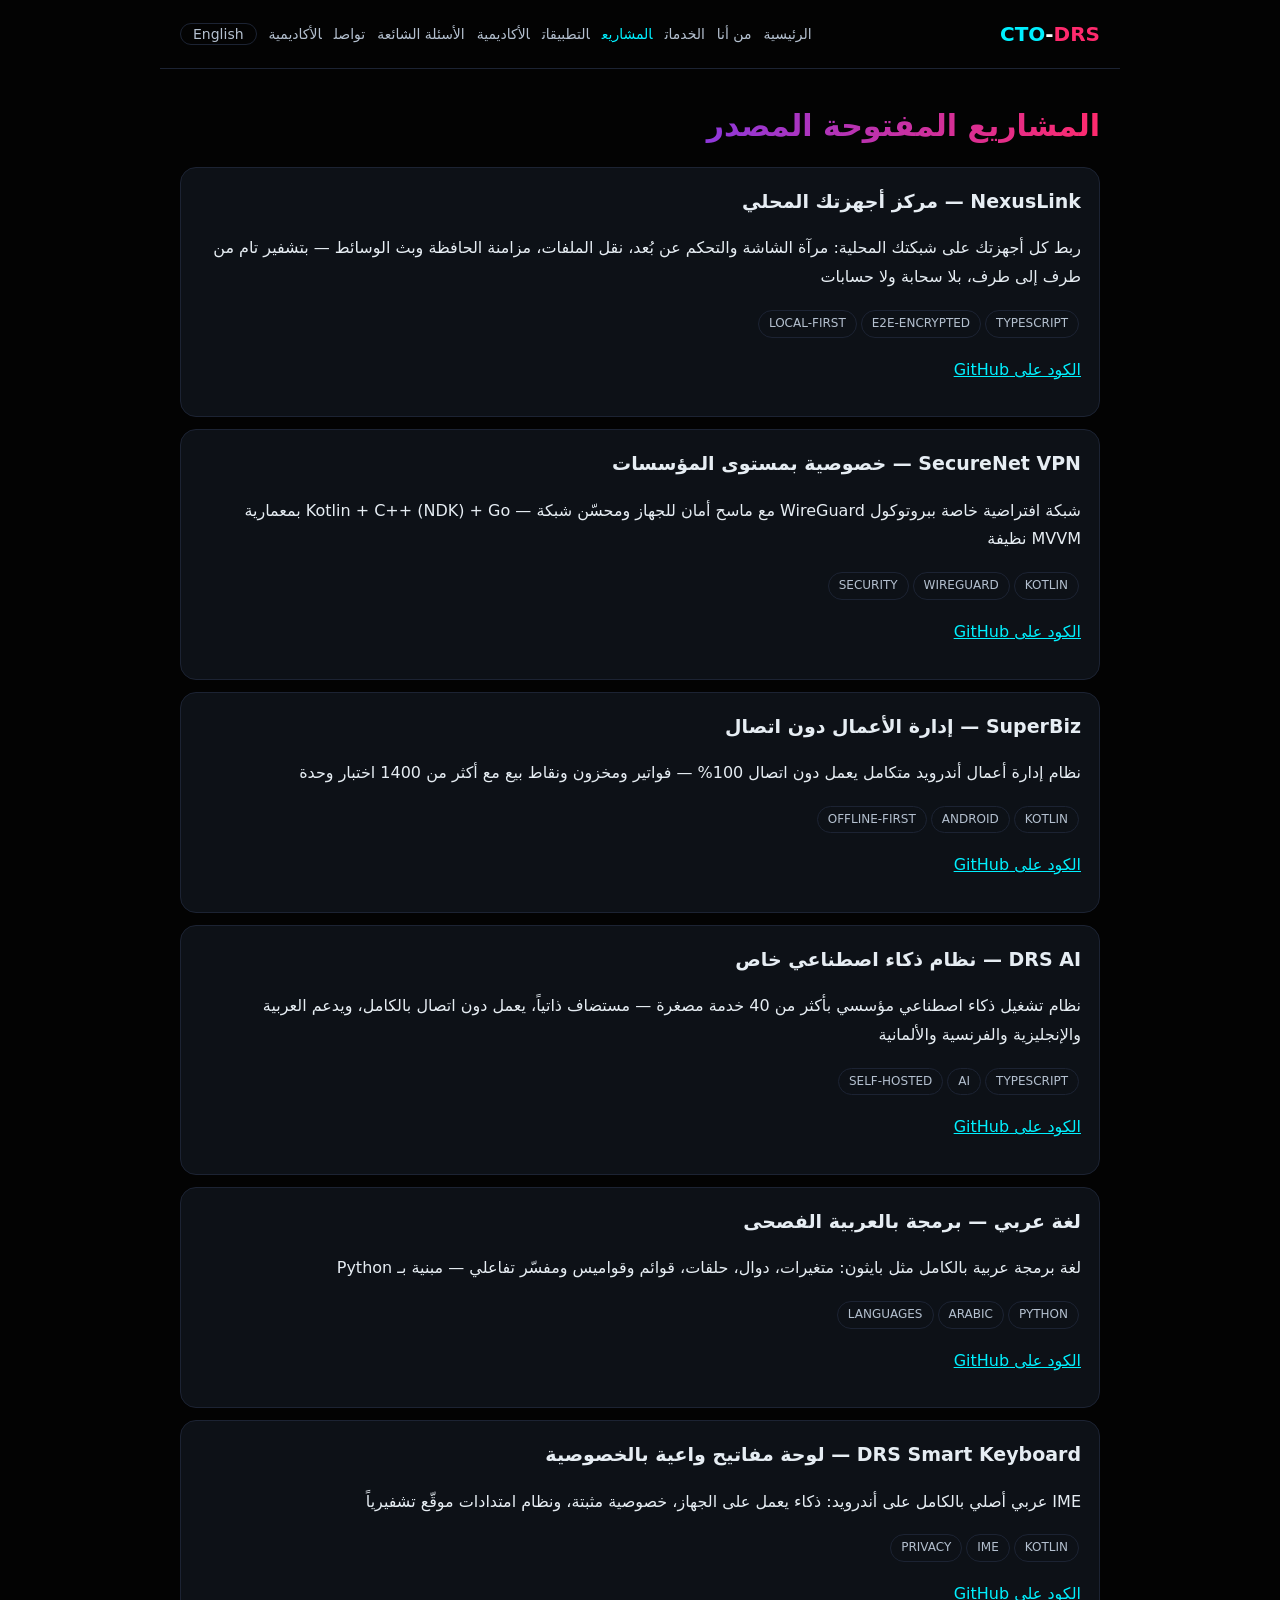
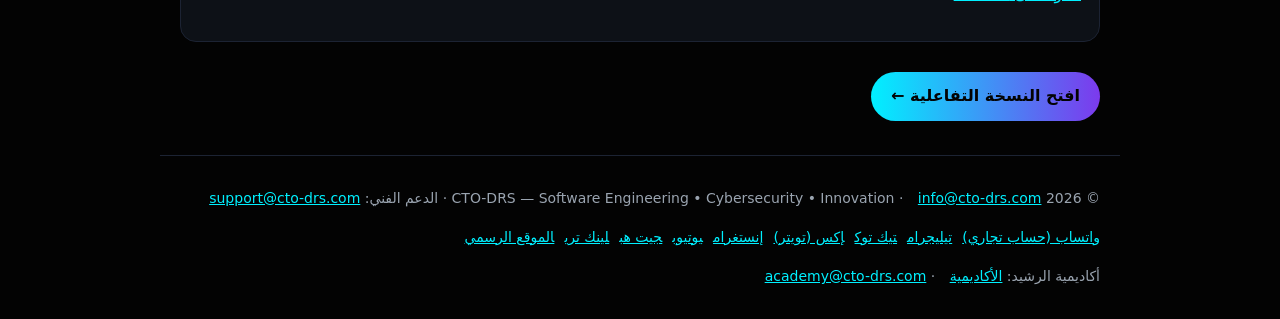
<file: projects/index.html>
<!doctype html>
<html lang="ar" dir="rtl">
<head>
<meta charset="utf-8">
<meta name="viewport" content="width=device-width, initial-scale=1">
<title>مشاريع CTO-DRS مفتوحة المصدر | NexusLink، SecureNet VPN وغيرها</title>
<meta name="description" content="مشاريع CTO-DRS على GitHub: NexusLink، SecureNet VPN، SuperBiz، DRS AI، لغة عربي، DRS Smart Keyboard.">
<link rel="canonical" href="https://cto-drs.com/projects/">
<link rel="alternate" hreflang="ar" href="https://cto-drs.com/projects/">
<link rel="alternate" hreflang="en" href="https://cto-drs.com/en/projects/">
<link rel="alternate" hreflang="x-default" href="https://cto-drs.com/projects/">
<meta name="robots" content="index, follow, max-image-preview:large">
<meta name="theme-color" content="#030303">
<link rel="icon" href="/favicon.ico" sizes="48x48">
<link rel="icon" href="/icons/icon-192.png" type="image/png" sizes="192x192">
<link rel="apple-touch-icon" href="/icons/apple-touch-icon.png">
<meta property="og:type" content="website">
<meta property="og:site_name" content="CTO-DRS">
<meta property="og:locale" content="ar_SA">
<meta property="og:locale:alternate" content="en_US">
<meta property="og:title" content="مشاريع CTO-DRS مفتوحة المصدر | NexusLink، SecureNet VPN وغيرها">
<meta property="og:description" content="مشاريع CTO-DRS على GitHub: NexusLink، SecureNet VPN، SuperBiz، DRS AI، لغة عربي، DRS Smart Keyboard.">
<meta property="og:url" content="https://cto-drs.com/projects/">
<meta property="og:image" content="https://cto-drs.com/og-image.png">
<meta name="twitter:card" content="summary_large_image">
<meta name="twitter:site" content="@cto_drs">
<script type="application/ld+json">{"@context":"https://schema.org","@graph":[{"@type":"Person","@id":"https://cto-drs.com/#person","name":"CTO-DRS","url":"https://cto-drs.com/","jobTitle":"مهندس برمجيات وأمن سيبراني","sameAs":["https://wa.me/message/MVTVWPOPFOVFF1","https://t.me/ctodrs","https://www.tiktok.com/@cto.drs","https://x.com/cto_drs","https://www.instagram.com/cto.drs","https://youtube.com/@cto-drs","https://github.com/CTO-DRS","https://linktr.ee/cto.drs","https://cto-drs.com/"]},{"@type":"EducationalOrganization","@id":"https://academy.cto-drs.com/#organization","name":"أكاديمية الرشيد","alternateName":"Al-Rasheed Academy","url":"https://academy.cto-drs.com/","email":"academy@cto-drs.com","parentOrganization":{"@type":"Organization","@id":"https://cto-drs.com/#organization","name":"CTO-DRS","url":"https://cto-drs.com/"}},{"@type":"BreadcrumbList","itemListElement":[{"@type":"ListItem","position":1,"name":"الرئيسية","item":"https://cto-drs.com/"},{"@type":"ListItem","position":2,"name":"المشاريع المفتوحة المصدر","item":"https://cto-drs.com/projects/"}]},{"@type":"ItemList","name":"مشاريع CTO-DRS","itemListElement":[{"@type":"ListItem","position":1,"item":{"@type":"SoftwareSourceCode","name":"NexusLink — مركز أجهزتك المحلي","description":"ربط كل أجهزتك على شبكتك المحلية: مرآة الشاشة والتحكم عن بُعد، نقل الملفات، مزامنة الحافظة وبث الوسائط — بتشفير تام من طرف إلى طرف، بلا سحابة ولا حسابات","programmingLanguage":"TypeScript","codeRepository":"https://github.com/CTO-DRS/NexusLink","author":{"@id":"https://cto-drs.com/#person"},"keywords":"TYPESCRIPT, E2E-ENCRYPTED, LOCAL-FIRST"}},{"@type":"ListItem","position":2,"item":{"@type":"SoftwareSourceCode","name":"SecureNet VPN — خصوصية بمستوى المؤسسات","description":"شبكة افتراضية خاصة ببروتوكول WireGuard مع ماسح أمان للجهاز ومحسّن شبكة — Kotlin + C++ (NDK) + Go بمعمارية MVVM نظيفة","programmingLanguage":"Kotlin","codeRepository":"https://github.com/CTO-DRS/SecureNetVPN","author":{"@id":"https://cto-drs.com/#person"},"keywords":"KOTLIN, WIREGUARD, SECURITY"}},{"@type":"ListItem","position":3,"item":{"@type":"SoftwareSourceCode","name":"SuperBiz — إدارة الأعمال دون اتصال","description":"نظام إدارة أعمال أندرويد متكامل يعمل دون اتصال 100% — فواتير ومخزون ونقاط بيع مع أكثر من 1400 اختبار وحدة","programmingLanguage":"Kotlin","codeRepository":"https://github.com/CTO-DRS/SuperBiz","author":{"@id":"https://cto-drs.com/#person"},"keywords":"KOTLIN, ANDROID, OFFLINE-FIRST"}},{"@type":"ListItem","position":4,"item":{"@type":"SoftwareSourceCode","name":"DRS AI — نظام ذكاء اصطناعي خاص","description":"نظام تشغيل ذكاء اصطناعي مؤسسي بأكثر من 40 خدمة مصغرة — مستضاف ذاتياً، يعمل دون اتصال بالكامل، ويدعم العربية والإنجليزية والفرنسية والألمانية","programmingLanguage":"TypeScript","codeRepository":"https://github.com/CTO-DRS/DRS-AI-Web","author":{"@id":"https://cto-drs.com/#person"},"keywords":"TYPESCRIPT, AI, SELF-HOSTED"}},{"@type":"ListItem","position":5,"item":{"@type":"SoftwareSourceCode","name":"لغة عربي — برمجة بالعربية الفصحى","description":"لغة برمجة عربية بالكامل مثل بايثون: متغيرات، دوال، حلقات، قوائم وقواميس ومفسّر تفاعلي — مبنية بـ Python","programmingLanguage":"Python","codeRepository":"https://github.com/CTO-DRS/arabi-lang","author":{"@id":"https://cto-drs.com/#person"},"keywords":"PYTHON, ARABIC, LANGUAGES"}},{"@type":"ListItem","position":6,"item":{"@type":"SoftwareSourceCode","name":"DRS Smart Keyboard — لوحة مفاتيح واعية بالخصوصية","description":"IME عربي أصلي بالكامل على أندرويد: ذكاء يعمل على الجهاز، خصوصية مثبتة، ونظام امتدادات موقّع تشفيرياً","programmingLanguage":"Kotlin","codeRepository":"https://github.com/CTO-DRS/DRS-Smart-Keyboard","author":{"@id":"https://cto-drs.com/#person"},"keywords":"KOTLIN, IME, PRIVACY"}}]}]}</script>
<style>
:root{color-scheme:dark}*{box-sizing:border-box}body{margin:0;background:#030303;color:#e6edf3;font:16px/1.8 system-ui,"Segoe UI",Tahoma,sans-serif}
a{color:#00f0ff}header,main,footer{max-width:960px;margin:auto;padding:16px 20px}
header{display:flex;flex-wrap:wrap;gap:12px;align-items:center;justify-content:space-between;border-bottom:1px solid #1c2333}
.brand{font-weight:800;font-size:20px;text-decoration:none;color:#fff}.brand b{color:#00f0ff}.brand i{color:#ff2a6d;font-style:normal}
nav a{margin-inline-start:12px;color:#b4c0cf;text-decoration:none;font-size:14px}nav a:hover,nav a[aria-current]{color:#00f0ff}
h1{font-size:30px;line-height:1.4;background:linear-gradient(90deg,#00f0ff,#7c3aed,#ff2a6d);-webkit-background-clip:text;background-clip:text;color:transparent}
h2{font-size:21px;margin-top:28px}.card{background:#0d1117;border:1px solid #1c2333;border-radius:16px;padding:16px 18px;margin:12px 0}
.tags span{display:inline-block;font-size:12px;border:1px solid #1c2333;border-radius:999px;padding:2px 10px;margin:2px;color:#b4c0cf}
.cta{display:inline-block;margin:18px 0;padding:10px 20px;border-radius:999px;background:linear-gradient(90deg,#00f0ff,#7c3aed);color:#030303;font-weight:700;text-decoration:none}
footer{border-top:1px solid #1c2333;color:#9aa4b0;font-size:14px}footer a{margin-inline-end:10px}
.skip{position:absolute;inset-inline-start:12px;top:-60px;background:#00f0ff;color:#030303;padding:8px 16px;border-radius:999px;font-weight:700;z-index:10}.skip:focus{top:12px}
a:focus-visible{outline:3px solid #00f0ff;outline-offset:2px;border-radius:4px}
.lang{border:1px solid #1c2333;border-radius:999px;padding:2px 12px}
@media (prefers-reduced-motion:reduce){*{transition:none!important;animation:none!important}}
</style>
</head>
<body>
<a class="skip" href="#main">تخطي إلى المحتوى الرئيسي</a>
<header>
<a class="brand" href="/" dir="ltr"><b>CTO</b>-<i>DRS</i></a>
<nav aria-label="التنقل الرئيسي"><a href="/">الرئيسية</a><a href="/about/">من أنا</a><a href="/services/">الخدمات</a><a href="/projects/" aria-current="page">المشاريع</a><a href="/downloads/">التطبيقات</a><a href="/academy/">الأكاديمية</a><a href="/faq/">الأسئلة الشائعة</a><a href="/contact/">تواصل</a><a href="https://academy.cto-drs.com" target="_blank" rel="noopener" aria-label="الأكاديمية (يفتح في نافذة جديدة)">الأكاديمية</a><a class="lang" href="/en/projects/" hreflang="en" lang="en">English</a></nav>
</header>
<main id="main">
<h1>المشاريع المفتوحة المصدر</h1>
<div class="card"><h2 style="margin:0 0 6px;font-size:19px">NexusLink — مركز أجهزتك المحلي</h2><p>ربط كل أجهزتك على شبكتك المحلية: مرآة الشاشة والتحكم عن بُعد، نقل الملفات، مزامنة الحافظة وبث الوسائط — بتشفير تام من طرف إلى طرف، بلا سحابة ولا حسابات</p>
<div class="tags"><span>TYPESCRIPT</span><span>E2E-ENCRYPTED</span><span>LOCAL-FIRST</span></div><p><a href="https://github.com/CTO-DRS/NexusLink" rel="noopener">الكود على GitHub</a></p></div><div class="card"><h2 style="margin:0 0 6px;font-size:19px">SecureNet VPN — خصوصية بمستوى المؤسسات</h2><p>شبكة افتراضية خاصة ببروتوكول WireGuard مع ماسح أمان للجهاز ومحسّن شبكة — Kotlin + C++ (NDK) + Go بمعمارية MVVM نظيفة</p>
<div class="tags"><span>KOTLIN</span><span>WIREGUARD</span><span>SECURITY</span></div><p><a href="https://github.com/CTO-DRS/SecureNetVPN" rel="noopener">الكود على GitHub</a></p></div><div class="card"><h2 style="margin:0 0 6px;font-size:19px">SuperBiz — إدارة الأعمال دون اتصال</h2><p>نظام إدارة أعمال أندرويد متكامل يعمل دون اتصال 100% — فواتير ومخزون ونقاط بيع مع أكثر من 1400 اختبار وحدة</p>
<div class="tags"><span>KOTLIN</span><span>ANDROID</span><span>OFFLINE-FIRST</span></div><p><a href="https://github.com/CTO-DRS/SuperBiz" rel="noopener">الكود على GitHub</a></p></div><div class="card"><h2 style="margin:0 0 6px;font-size:19px">DRS AI — نظام ذكاء اصطناعي خاص</h2><p>نظام تشغيل ذكاء اصطناعي مؤسسي بأكثر من 40 خدمة مصغرة — مستضاف ذاتياً، يعمل دون اتصال بالكامل، ويدعم العربية والإنجليزية والفرنسية والألمانية</p>
<div class="tags"><span>TYPESCRIPT</span><span>AI</span><span>SELF-HOSTED</span></div><p><a href="https://github.com/CTO-DRS/DRS-AI-Web" rel="noopener">الكود على GitHub</a></p></div><div class="card"><h2 style="margin:0 0 6px;font-size:19px">لغة عربي — برمجة بالعربية الفصحى</h2><p>لغة برمجة عربية بالكامل مثل بايثون: متغيرات، دوال، حلقات، قوائم وقواميس ومفسّر تفاعلي — مبنية بـ Python</p>
<div class="tags"><span>PYTHON</span><span>ARABIC</span><span>LANGUAGES</span></div><p><a href="https://github.com/CTO-DRS/arabi-lang" rel="noopener">الكود على GitHub</a></p></div><div class="card"><h2 style="margin:0 0 6px;font-size:19px">DRS Smart Keyboard — لوحة مفاتيح واعية بالخصوصية</h2><p>IME عربي أصلي بالكامل على أندرويد: ذكاء يعمل على الجهاز، خصوصية مثبتة، ونظام امتدادات موقّع تشفيرياً</p>
<div class="tags"><span>KOTLIN</span><span>IME</span><span>PRIVACY</span></div><p><a href="https://github.com/CTO-DRS/DRS-Smart-Keyboard" rel="noopener">الكود على GitHub</a></p></div>
<a class="cta" href="/#/projects">افتح النسخة التفاعلية ←</a>
</main>
<footer>
<p>© 2026 CTO-DRS — Software Engineering • Cybersecurity • Innovation · <a href="mailto:info@cto-drs.com">info@cto-drs.com</a> · الدعم الفني: <a href="mailto:support@cto-drs.com">support@cto-drs.com</a></p>
<p><a href="https://wa.me/message/MVTVWPOPFOVFF1" target="_blank" rel="me noopener noreferrer">واتساب (حساب تجاري)</a><a href="https://t.me/ctodrs" target="_blank" rel="me noopener noreferrer">تيليجرام</a><a href="https://www.tiktok.com/@cto.drs" target="_blank" rel="me noopener noreferrer">تيك توك</a><a href="https://x.com/cto_drs" target="_blank" rel="me noopener noreferrer">إكس (تويتر)</a><a href="https://www.instagram.com/cto.drs" target="_blank" rel="me noopener noreferrer">إنستغرام</a><a href="https://youtube.com/@cto-drs" target="_blank" rel="me noopener noreferrer">يوتيوب</a><a href="https://github.com/CTO-DRS" target="_blank" rel="me noopener noreferrer">جيت هب</a><a href="https://linktr.ee/cto.drs" target="_blank" rel="me noopener noreferrer">لينك تري</a><a href="https://cto-drs.com/" target="_blank" rel="me noopener noreferrer">الموقع الرسمي</a></p>
<p>أكاديمية الرشيد: <a href="https://academy.cto-drs.com" target="_blank" rel="noopener" aria-label="الأكاديمية (يفتح في نافذة جديدة)">الأكاديمية</a> · <a href="mailto:academy@cto-drs.com">academy@cto-drs.com</a></p>
</footer>
</body>
</html>
</file>
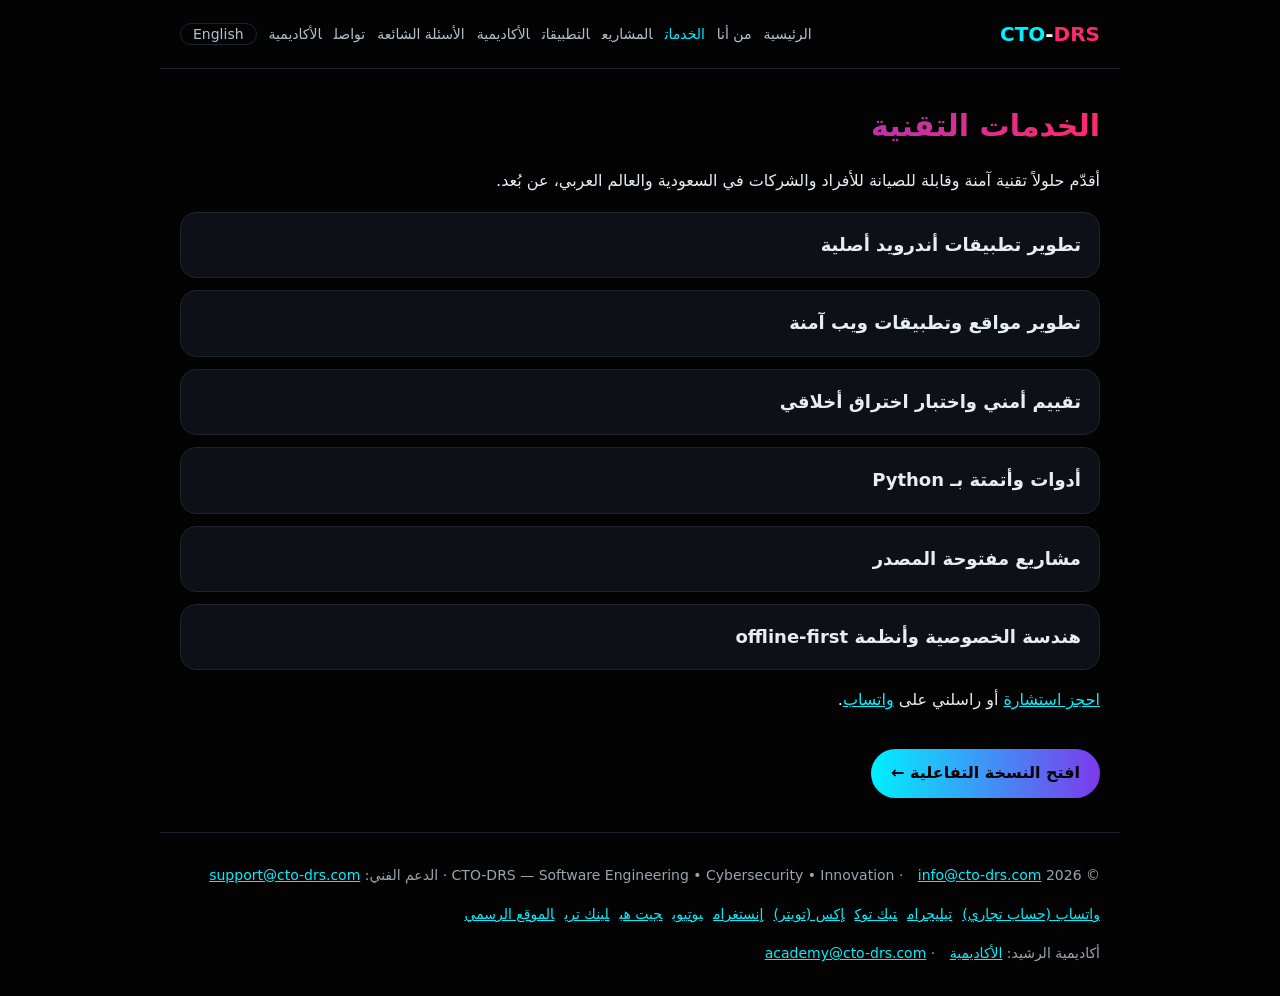
<file: services/index.html>
<!doctype html>
<html lang="ar" dir="rtl">
<head>
<meta charset="utf-8">
<meta name="viewport" content="width=device-width, initial-scale=1">
<title>خدمات CTO-DRS | تطوير أندرويد، مواقع آمنة، اختبار اختراق، أتمتة Python</title>
<meta name="description" content="خدمات تقنية احترافية من CTO-DRS: تطوير تطبيقات أندرويد أصلية، تطوير مواقع وتطبيقات ويب آمنة، تقييم أمني واختبار اختراق أخلاقي، أدوات وأتمتة بـ Python، مشاريع مفتوحة المصدر، هندسة الخصوصية وأنظمة offline-first. احجز استشارة مجانية.">
<link rel="canonical" href="https://cto-drs.com/services/">
<link rel="alternate" hreflang="ar" href="https://cto-drs.com/services/">
<link rel="alternate" hreflang="en" href="https://cto-drs.com/en/services/">
<link rel="alternate" hreflang="x-default" href="https://cto-drs.com/services/">
<meta name="robots" content="index, follow, max-image-preview:large">
<meta name="theme-color" content="#030303">
<link rel="icon" href="/favicon.ico" sizes="48x48">
<link rel="icon" href="/icons/icon-192.png" type="image/png" sizes="192x192">
<link rel="apple-touch-icon" href="/icons/apple-touch-icon.png">
<meta property="og:type" content="website">
<meta property="og:site_name" content="CTO-DRS">
<meta property="og:locale" content="ar_SA">
<meta property="og:locale:alternate" content="en_US">
<meta property="og:title" content="خدمات CTO-DRS | تطوير أندرويد، مواقع آمنة، اختبار اختراق، أتمتة Python">
<meta property="og:description" content="خدمات تقنية احترافية من CTO-DRS: تطوير تطبيقات أندرويد أصلية، تطوير مواقع وتطبيقات ويب آمنة، تقييم أمني واختبار اختراق أخلاقي، أدوات وأتمتة بـ Python، مشاريع مفتوحة المصدر، هندسة الخصوصية وأنظمة offline-first. احجز استشارة مجانية.">
<meta property="og:url" content="https://cto-drs.com/services/">
<meta property="og:image" content="https://cto-drs.com/og-image.png">
<meta name="twitter:card" content="summary_large_image">
<meta name="twitter:site" content="@cto_drs">
<script type="application/ld+json">{"@context":"https://schema.org","@graph":[{"@type":"Person","@id":"https://cto-drs.com/#person","name":"CTO-DRS","url":"https://cto-drs.com/","jobTitle":"مهندس برمجيات وأمن سيبراني","sameAs":["https://wa.me/message/MVTVWPOPFOVFF1","https://t.me/ctodrs","https://www.tiktok.com/@cto.drs","https://x.com/cto_drs","https://www.instagram.com/cto.drs","https://youtube.com/@cto-drs","https://github.com/CTO-DRS","https://linktr.ee/cto.drs","https://cto-drs.com/"]},{"@type":"EducationalOrganization","@id":"https://academy.cto-drs.com/#organization","name":"أكاديمية الرشيد","alternateName":"Al-Rasheed Academy","url":"https://academy.cto-drs.com/","email":"academy@cto-drs.com","parentOrganization":{"@type":"Organization","@id":"https://cto-drs.com/#organization","name":"CTO-DRS","url":"https://cto-drs.com/"}},{"@type":"BreadcrumbList","itemListElement":[{"@type":"ListItem","position":1,"name":"الرئيسية","item":"https://cto-drs.com/"},{"@type":"ListItem","position":2,"name":"الخدمات التقنية","item":"https://cto-drs.com/services/"}]},{"@type":"ItemList","name":"خدمات CTO-DRS","itemListElement":[{"@type":"ListItem","position":1,"item":{"@type":"Service","name":"تطوير تطبيقات أندرويد أصلية","provider":{"@id":"https://cto-drs.com/#person"},"areaServed":["SA","Worldwide"],"availableLanguage":["ar","en"]}},{"@type":"ListItem","position":2,"item":{"@type":"Service","name":"تطوير مواقع وتطبيقات ويب آمنة","provider":{"@id":"https://cto-drs.com/#person"},"areaServed":["SA","Worldwide"],"availableLanguage":["ar","en"]}},{"@type":"ListItem","position":3,"item":{"@type":"Service","name":"تقييم أمني واختبار اختراق أخلاقي","provider":{"@id":"https://cto-drs.com/#person"},"areaServed":["SA","Worldwide"],"availableLanguage":["ar","en"]}},{"@type":"ListItem","position":4,"item":{"@type":"Service","name":"أدوات وأتمتة بـ Python","provider":{"@id":"https://cto-drs.com/#person"},"areaServed":["SA","Worldwide"],"availableLanguage":["ar","en"]}},{"@type":"ListItem","position":5,"item":{"@type":"Service","name":"مشاريع مفتوحة المصدر","provider":{"@id":"https://cto-drs.com/#person"},"areaServed":["SA","Worldwide"],"availableLanguage":["ar","en"]}},{"@type":"ListItem","position":6,"item":{"@type":"Service","name":"هندسة الخصوصية وأنظمة offline-first","provider":{"@id":"https://cto-drs.com/#person"},"areaServed":["SA","Worldwide"],"availableLanguage":["ar","en"]}}]}]}</script>
<style>
:root{color-scheme:dark}*{box-sizing:border-box}body{margin:0;background:#030303;color:#e6edf3;font:16px/1.8 system-ui,"Segoe UI",Tahoma,sans-serif}
a{color:#00f0ff}header,main,footer{max-width:960px;margin:auto;padding:16px 20px}
header{display:flex;flex-wrap:wrap;gap:12px;align-items:center;justify-content:space-between;border-bottom:1px solid #1c2333}
.brand{font-weight:800;font-size:20px;text-decoration:none;color:#fff}.brand b{color:#00f0ff}.brand i{color:#ff2a6d;font-style:normal}
nav a{margin-inline-start:12px;color:#b4c0cf;text-decoration:none;font-size:14px}nav a:hover,nav a[aria-current]{color:#00f0ff}
h1{font-size:30px;line-height:1.4;background:linear-gradient(90deg,#00f0ff,#7c3aed,#ff2a6d);-webkit-background-clip:text;background-clip:text;color:transparent}
h2{font-size:21px;margin-top:28px}.card{background:#0d1117;border:1px solid #1c2333;border-radius:16px;padding:16px 18px;margin:12px 0}
.tags span{display:inline-block;font-size:12px;border:1px solid #1c2333;border-radius:999px;padding:2px 10px;margin:2px;color:#b4c0cf}
.cta{display:inline-block;margin:18px 0;padding:10px 20px;border-radius:999px;background:linear-gradient(90deg,#00f0ff,#7c3aed);color:#030303;font-weight:700;text-decoration:none}
footer{border-top:1px solid #1c2333;color:#9aa4b0;font-size:14px}footer a{margin-inline-end:10px}
.skip{position:absolute;inset-inline-start:12px;top:-60px;background:#00f0ff;color:#030303;padding:8px 16px;border-radius:999px;font-weight:700;z-index:10}.skip:focus{top:12px}
a:focus-visible{outline:3px solid #00f0ff;outline-offset:2px;border-radius:4px}
.lang{border:1px solid #1c2333;border-radius:999px;padding:2px 12px}
@media (prefers-reduced-motion:reduce){*{transition:none!important;animation:none!important}}
</style>
</head>
<body>
<a class="skip" href="#main">تخطي إلى المحتوى الرئيسي</a>
<header>
<a class="brand" href="/" dir="ltr"><b>CTO</b>-<i>DRS</i></a>
<nav aria-label="التنقل الرئيسي"><a href="/">الرئيسية</a><a href="/about/">من أنا</a><a href="/services/" aria-current="page">الخدمات</a><a href="/projects/">المشاريع</a><a href="/downloads/">التطبيقات</a><a href="/academy/">الأكاديمية</a><a href="/faq/">الأسئلة الشائعة</a><a href="/contact/">تواصل</a><a href="https://academy.cto-drs.com" target="_blank" rel="noopener" aria-label="الأكاديمية (يفتح في نافذة جديدة)">الأكاديمية</a><a class="lang" href="/en/services/" hreflang="en" lang="en">English</a></nav>
</header>
<main id="main">
<h1>الخدمات التقنية</h1>
<p>أقدّم حلولاً تقنية آمنة وقابلة للصيانة للأفراد والشركات في السعودية والعالم العربي، عن بُعد.</p><div class="card"><h2 style="margin:0;font-size:18px">تطوير تطبيقات أندرويد أصلية</h2></div><div class="card"><h2 style="margin:0;font-size:18px">تطوير مواقع وتطبيقات ويب آمنة</h2></div><div class="card"><h2 style="margin:0;font-size:18px">تقييم أمني واختبار اختراق أخلاقي</h2></div><div class="card"><h2 style="margin:0;font-size:18px">أدوات وأتمتة بـ Python</h2></div><div class="card"><h2 style="margin:0;font-size:18px">مشاريع مفتوحة المصدر</h2></div><div class="card"><h2 style="margin:0;font-size:18px">هندسة الخصوصية وأنظمة offline-first</h2></div><p><a href="/#/booking">احجز استشارة</a> أو راسلني على <a href="https://wa.me/message/MVTVWPOPFOVFF1">واتساب</a>.</p>
<a class="cta" href="/#/services">افتح النسخة التفاعلية ←</a>
</main>
<footer>
<p>© 2026 CTO-DRS — Software Engineering • Cybersecurity • Innovation · <a href="mailto:info@cto-drs.com">info@cto-drs.com</a> · الدعم الفني: <a href="mailto:support@cto-drs.com">support@cto-drs.com</a></p>
<p><a href="https://wa.me/message/MVTVWPOPFOVFF1" target="_blank" rel="me noopener noreferrer">واتساب (حساب تجاري)</a><a href="https://t.me/ctodrs" target="_blank" rel="me noopener noreferrer">تيليجرام</a><a href="https://www.tiktok.com/@cto.drs" target="_blank" rel="me noopener noreferrer">تيك توك</a><a href="https://x.com/cto_drs" target="_blank" rel="me noopener noreferrer">إكس (تويتر)</a><a href="https://www.instagram.com/cto.drs" target="_blank" rel="me noopener noreferrer">إنستغرام</a><a href="https://youtube.com/@cto-drs" target="_blank" rel="me noopener noreferrer">يوتيوب</a><a href="https://github.com/CTO-DRS" target="_blank" rel="me noopener noreferrer">جيت هب</a><a href="https://linktr.ee/cto.drs" target="_blank" rel="me noopener noreferrer">لينك تري</a><a href="https://cto-drs.com/" target="_blank" rel="me noopener noreferrer">الموقع الرسمي</a></p>
<p>أكاديمية الرشيد: <a href="https://academy.cto-drs.com" target="_blank" rel="noopener" aria-label="الأكاديمية (يفتح في نافذة جديدة)">الأكاديمية</a> · <a href="mailto:academy@cto-drs.com">academy@cto-drs.com</a></p>
</footer>
</body>
</html>
</file>
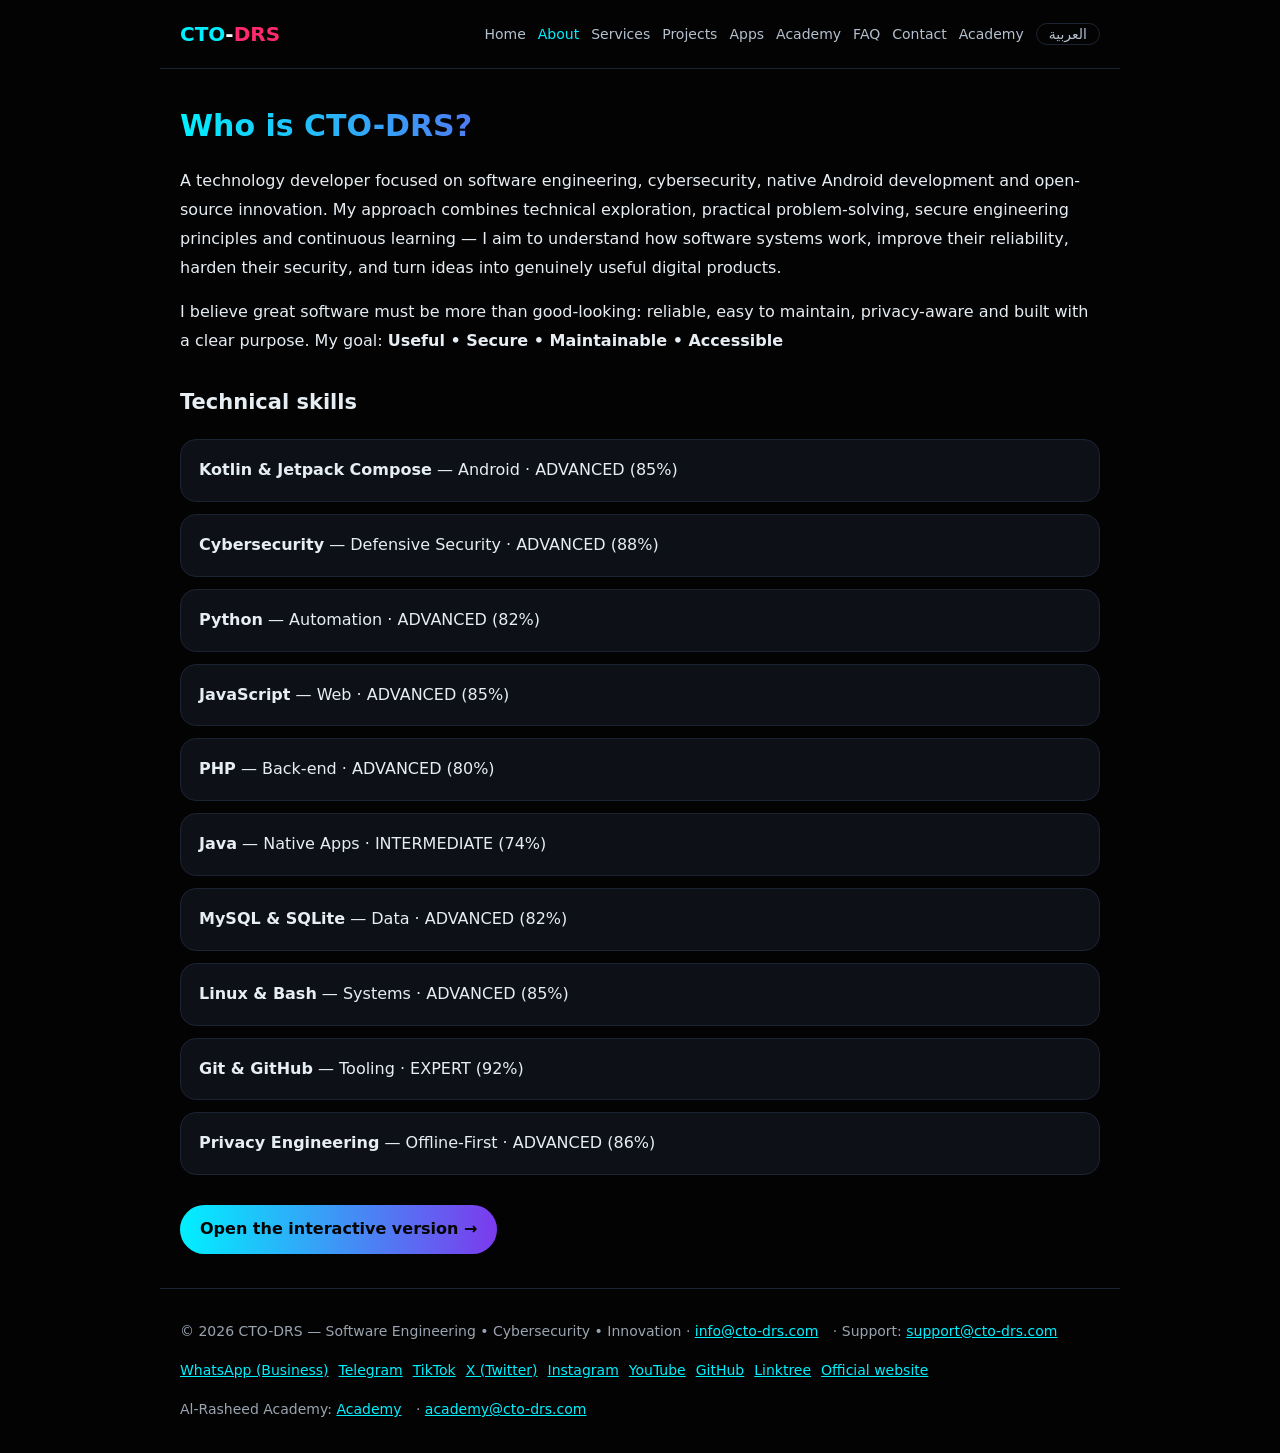
<file: en/about/index.html>
<!doctype html>
<html lang="en" dir="ltr">
<head>
<meta charset="utf-8">
<meta name="viewport" content="width=device-width, initial-scale=1">
<title>Who is CTO-DRS? | Software &amp; Cybersecurity Engineer</title>
<meta name="description" content="A technology developer focused on software engineering, cybersecurity, native Android development and open-source innovation — combining technical exploration, practical problem-solving and secure engineering principles in open-source projects.">
<link rel="canonical" href="https://cto-drs.com/en/about/">
<link rel="alternate" hreflang="ar" href="https://cto-drs.com/about/">
<link rel="alternate" hreflang="en" href="https://cto-drs.com/en/about/">
<link rel="alternate" hreflang="x-default" href="https://cto-drs.com/about/">
<meta name="robots" content="index, follow, max-image-preview:large">
<meta name="theme-color" content="#030303">
<link rel="icon" href="/favicon.ico" sizes="48x48">
<link rel="icon" href="/icons/icon-192.png" type="image/png" sizes="192x192">
<link rel="apple-touch-icon" href="/icons/apple-touch-icon.png">
<meta property="og:type" content="website">
<meta property="og:site_name" content="CTO-DRS">
<meta property="og:locale" content="en_US">
<meta property="og:locale:alternate" content="ar_SA">
<meta property="og:title" content="Who is CTO-DRS? | Software &amp; Cybersecurity Engineer">
<meta property="og:description" content="A technology developer focused on software engineering, cybersecurity, native Android development and open-source innovation — combining technical exploration, practical problem-solving and secure engineering principles in open-source projects.">
<meta property="og:url" content="https://cto-drs.com/en/about/">
<meta property="og:image" content="https://cto-drs.com/og-image.png">
<meta name="twitter:card" content="summary_large_image">
<meta name="twitter:site" content="@cto_drs">
<script type="application/ld+json">{"@context":"https://schema.org","@graph":[{"@type":"Person","@id":"https://cto-drs.com/#person","name":"CTO-DRS","url":"https://cto-drs.com/","jobTitle":"Software & Cybersecurity Engineer","sameAs":["https://wa.me/message/MVTVWPOPFOVFF1","https://t.me/ctodrs","https://www.tiktok.com/@cto.drs","https://x.com/cto_drs","https://www.instagram.com/cto.drs","https://youtube.com/@cto-drs","https://github.com/CTO-DRS","https://linktr.ee/cto.drs","https://cto-drs.com/"]},{"@type":"EducationalOrganization","@id":"https://academy.cto-drs.com/#organization","name":"أكاديمية الرشيد","alternateName":"Al-Rasheed Academy","url":"https://academy.cto-drs.com/","email":"academy@cto-drs.com","parentOrganization":{"@type":"Organization","@id":"https://cto-drs.com/#organization","name":"CTO-DRS","url":"https://cto-drs.com/"}},{"@type":"BreadcrumbList","itemListElement":[{"@type":"ListItem","position":1,"name":"Home","item":"https://cto-drs.com/en/"},{"@type":"ListItem","position":2,"name":"Who is CTO-DRS?","item":"https://cto-drs.com/en/about/"}]},{"@type":"ProfilePage","url":"https://cto-drs.com/en/about/","inLanguage":"en","mainEntity":{"@id":"https://cto-drs.com/#person","knowsAbout":["Kotlin & Jetpack Compose","Cybersecurity","Python","JavaScript","PHP","Java","MySQL & SQLite","Linux & Bash","Git & GitHub","Privacy Engineering"],"description":"A technology developer focused on software engineering, cybersecurity, native Android development and open-source innovation. My approach combines technical exploration, practical problem-solving, secure engineering principles and continuous learning — I aim to understand how software systems work, improve their reliability, harden their security, and turn ideas into genuinely useful digital products."}}]}</script>
<style>
:root{color-scheme:dark}*{box-sizing:border-box}body{margin:0;background:#030303;color:#e6edf3;font:16px/1.8 system-ui,"Segoe UI",Tahoma,sans-serif}
a{color:#00f0ff}header,main,footer{max-width:960px;margin:auto;padding:16px 20px}
header{display:flex;flex-wrap:wrap;gap:12px;align-items:center;justify-content:space-between;border-bottom:1px solid #1c2333}
.brand{font-weight:800;font-size:20px;text-decoration:none;color:#fff}.brand b{color:#00f0ff}.brand i{color:#ff2a6d;font-style:normal}
nav a{margin-inline-start:12px;color:#b4c0cf;text-decoration:none;font-size:14px}nav a:hover,nav a[aria-current]{color:#00f0ff}
h1{font-size:30px;line-height:1.4;background:linear-gradient(90deg,#00f0ff,#7c3aed,#ff2a6d);-webkit-background-clip:text;background-clip:text;color:transparent}
h2{font-size:21px;margin-top:28px}.card{background:#0d1117;border:1px solid #1c2333;border-radius:16px;padding:16px 18px;margin:12px 0}
.tags span{display:inline-block;font-size:12px;border:1px solid #1c2333;border-radius:999px;padding:2px 10px;margin:2px;color:#b4c0cf}
.cta{display:inline-block;margin:18px 0;padding:10px 20px;border-radius:999px;background:linear-gradient(90deg,#00f0ff,#7c3aed);color:#030303;font-weight:700;text-decoration:none}
footer{border-top:1px solid #1c2333;color:#9aa4b0;font-size:14px}footer a{margin-inline-end:10px}
.skip{position:absolute;inset-inline-start:12px;top:-60px;background:#00f0ff;color:#030303;padding:8px 16px;border-radius:999px;font-weight:700;z-index:10}.skip:focus{top:12px}
a:focus-visible{outline:3px solid #00f0ff;outline-offset:2px;border-radius:4px}
.lang{border:1px solid #1c2333;border-radius:999px;padding:2px 12px}
@media (prefers-reduced-motion:reduce){*{transition:none!important;animation:none!important}}
</style>
</head>
<body>
<a class="skip" href="#main">Skip to main content</a>
<header>
<a class="brand" href="/en/" dir="ltr"><b>CTO</b>-<i>DRS</i></a>
<nav aria-label="Main navigation"><a href="/en/">Home</a><a href="/en/about/" aria-current="page">About</a><a href="/en/services/">Services</a><a href="/en/projects/">Projects</a><a href="/en/downloads/">Apps</a><a href="/en/academy/">Academy</a><a href="/en/faq/">FAQ</a><a href="/en/contact/">Contact</a><a href="https://academy.cto-drs.com" target="_blank" rel="noopener" aria-label="Academy (opens in a new tab)">Academy</a><a class="lang" href="/about/" hreflang="ar" lang="ar">العربية</a></nav>
</header>
<main id="main">
<h1>Who is CTO-DRS?</h1>
<p>A technology developer focused on software engineering, cybersecurity, native Android development and open-source innovation. My approach combines technical exploration, practical problem-solving, secure engineering principles and continuous learning — I aim to understand how software systems work, improve their reliability, harden their security, and turn ideas into genuinely useful digital products.</p><p>I believe great software must be more than good-looking: reliable, easy to maintain, privacy-aware and built with a clear purpose. My goal: <strong dir="ltr">Useful • Secure • Maintainable • Accessible</strong></p>
<h2>Technical skills</h2><div class="card"><strong>Kotlin &amp; Jetpack Compose</strong> — Android · ADVANCED (85%)</div><div class="card"><strong>Cybersecurity</strong> — Defensive Security · ADVANCED (88%)</div><div class="card"><strong>Python</strong> — Automation · ADVANCED (82%)</div><div class="card"><strong>JavaScript</strong> — Web · ADVANCED (85%)</div><div class="card"><strong>PHP</strong> — Back-end · ADVANCED (80%)</div><div class="card"><strong>Java</strong> — Native Apps · INTERMEDIATE (74%)</div><div class="card"><strong>MySQL &amp; SQLite</strong> — Data · ADVANCED (82%)</div><div class="card"><strong>Linux &amp; Bash</strong> — Systems · ADVANCED (85%)</div><div class="card"><strong>Git &amp; GitHub</strong> — Tooling · EXPERT (92%)</div><div class="card"><strong>Privacy Engineering</strong> — Offline-First · ADVANCED (86%)</div>
<a class="cta" href="/?lang=en#/about">Open the interactive version →</a>
</main>
<footer>
<p>© 2026 CTO-DRS — Software Engineering • Cybersecurity • Innovation · <a href="mailto:info@cto-drs.com">info@cto-drs.com</a> · Support: <a href="mailto:support@cto-drs.com">support@cto-drs.com</a></p>
<p><a href="https://wa.me/message/MVTVWPOPFOVFF1" target="_blank" rel="me noopener noreferrer">WhatsApp (Business)</a><a href="https://t.me/ctodrs" target="_blank" rel="me noopener noreferrer">Telegram</a><a href="https://www.tiktok.com/@cto.drs" target="_blank" rel="me noopener noreferrer">TikTok</a><a href="https://x.com/cto_drs" target="_blank" rel="me noopener noreferrer">X (Twitter)</a><a href="https://www.instagram.com/cto.drs" target="_blank" rel="me noopener noreferrer">Instagram</a><a href="https://youtube.com/@cto-drs" target="_blank" rel="me noopener noreferrer">YouTube</a><a href="https://github.com/CTO-DRS" target="_blank" rel="me noopener noreferrer">GitHub</a><a href="https://linktr.ee/cto.drs" target="_blank" rel="me noopener noreferrer">Linktree</a><a href="https://cto-drs.com/" target="_blank" rel="me noopener noreferrer">Official website</a></p>
<p>Al-Rasheed Academy: <a href="https://academy.cto-drs.com" target="_blank" rel="noopener" aria-label="Academy (opens in a new tab)">Academy</a> · <a href="mailto:academy@cto-drs.com">academy@cto-drs.com</a></p>
</footer>
</body>
</html>
</file>
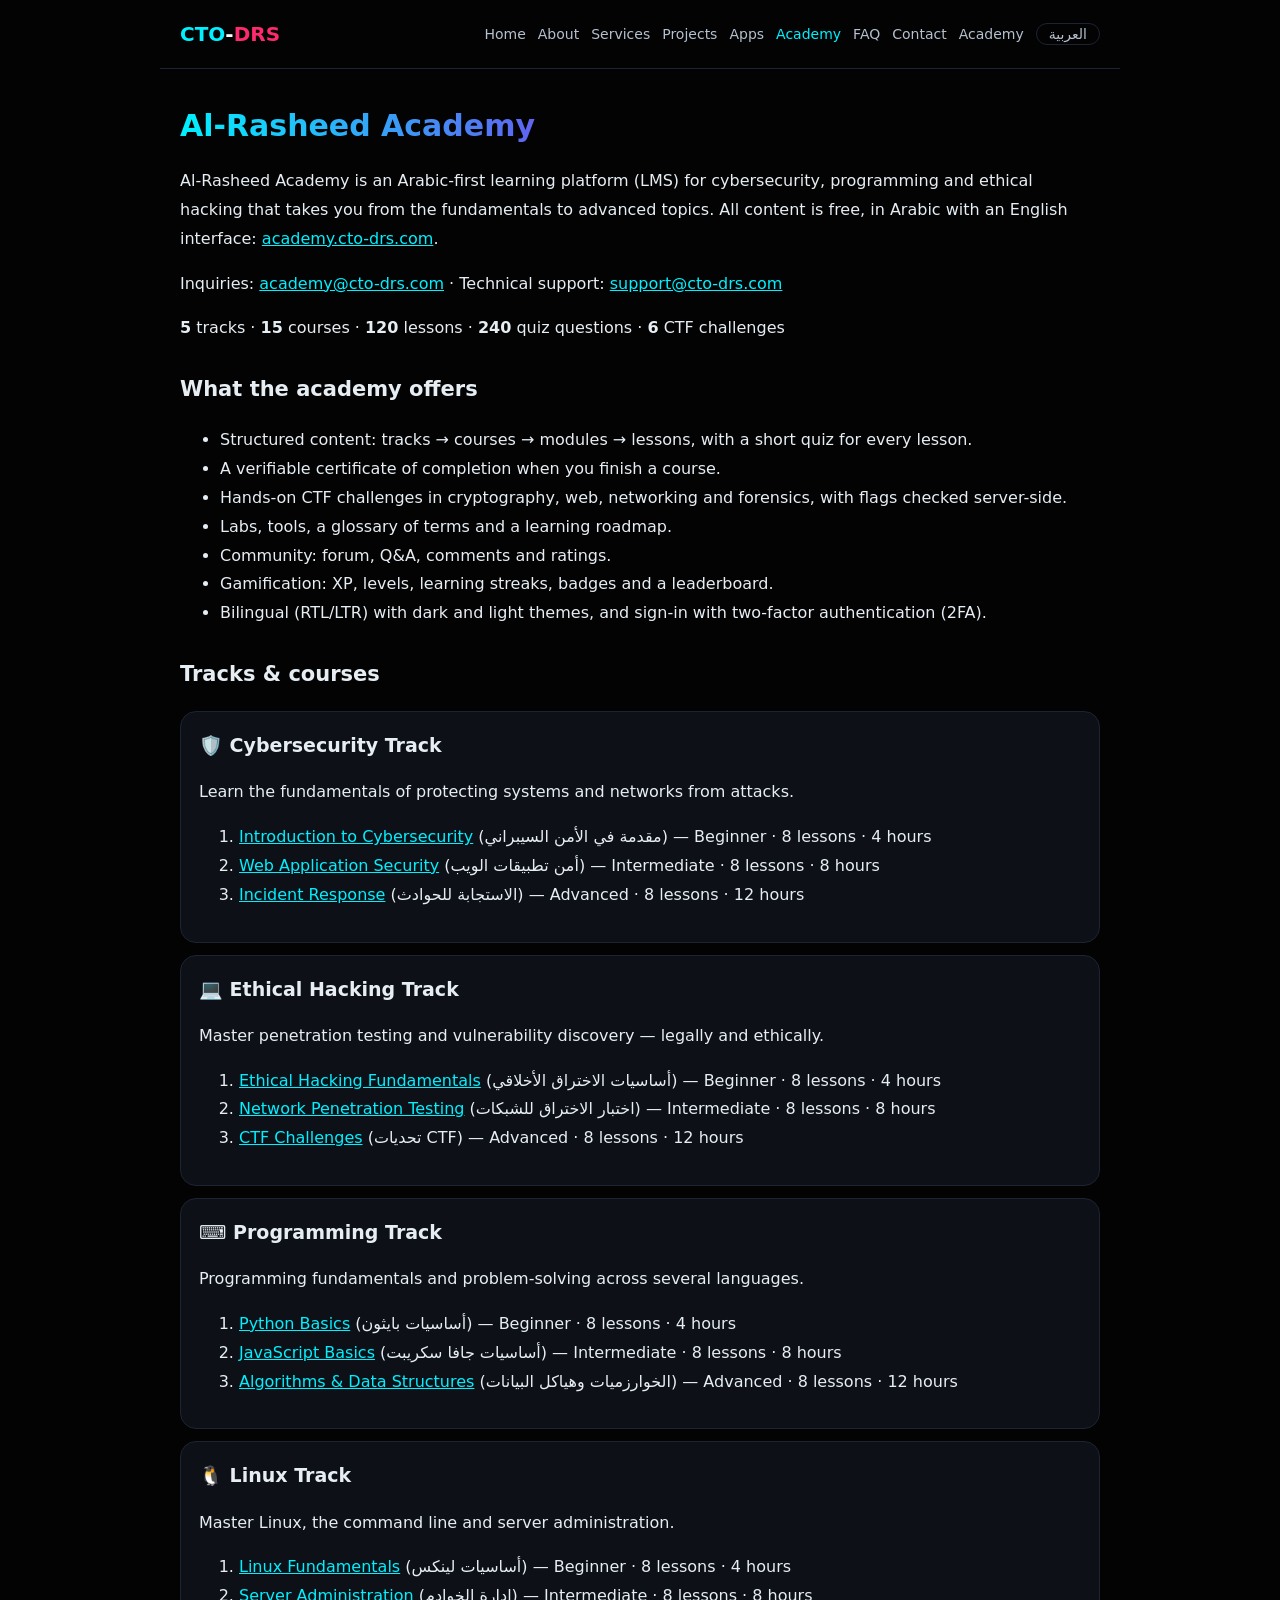
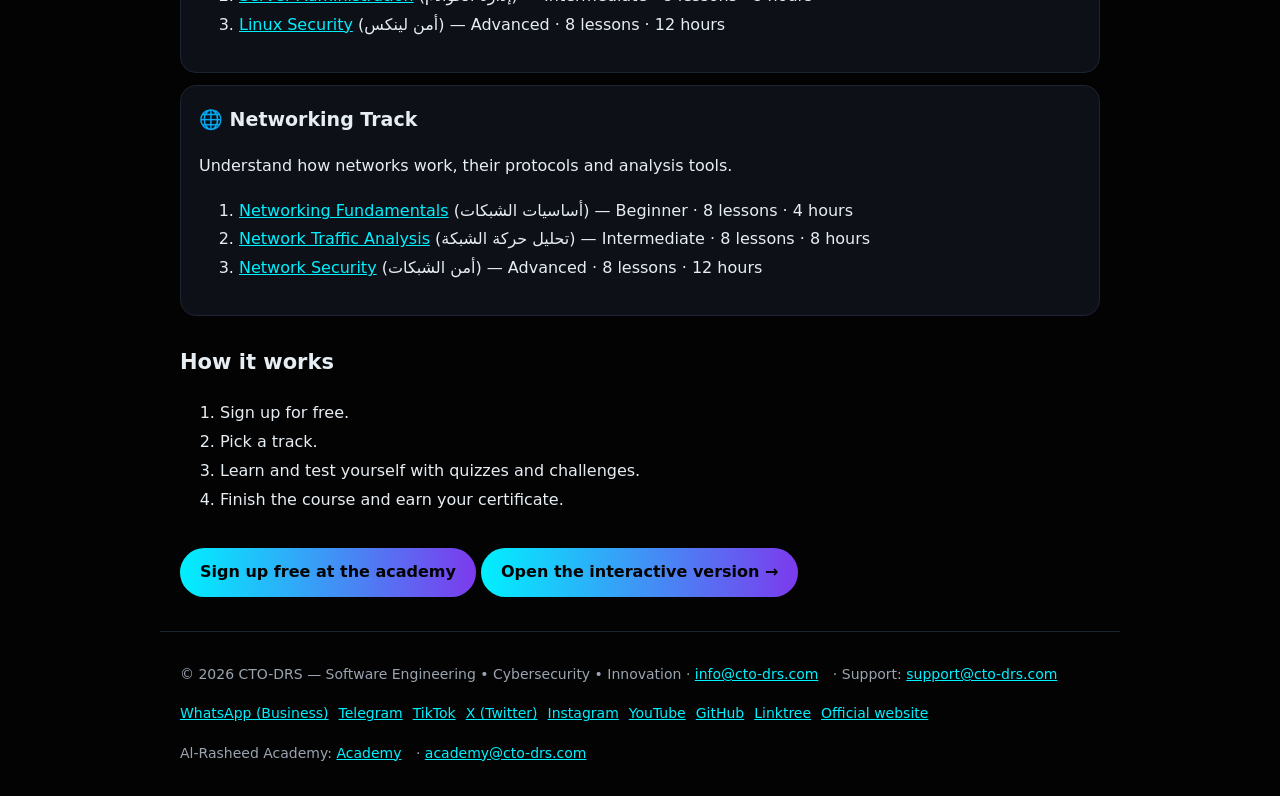
<file: en/academy/index.html>
<!doctype html>
<html lang="en" dir="ltr">
<head>
<meta charset="utf-8">
<meta name="viewport" content="width=device-width, initial-scale=1">
<title>Al-Rasheed Academy | Learn Cybersecurity, Programming &amp; Ethical Hacking for Free</title>
<meta name="description" content="Al-Rasheed Academy by CTO-DRS: 5 tracks, 15 courses, 120 lessons, 240 quiz questions and 6 CTF challenges — free and Arabic-first.">
<link rel="canonical" href="https://cto-drs.com/en/academy/">
<link rel="alternate" hreflang="ar" href="https://cto-drs.com/academy/">
<link rel="alternate" hreflang="en" href="https://cto-drs.com/en/academy/">
<link rel="alternate" hreflang="x-default" href="https://cto-drs.com/academy/">
<meta name="robots" content="index, follow, max-image-preview:large">
<meta name="theme-color" content="#030303">
<link rel="icon" href="/favicon.ico" sizes="48x48">
<link rel="icon" href="/icons/icon-192.png" type="image/png" sizes="192x192">
<link rel="apple-touch-icon" href="/icons/apple-touch-icon.png">
<meta property="og:type" content="website">
<meta property="og:site_name" content="CTO-DRS">
<meta property="og:locale" content="en_US">
<meta property="og:locale:alternate" content="ar_SA">
<meta property="og:title" content="Al-Rasheed Academy | Learn Cybersecurity, Programming &amp; Ethical Hacking for Free">
<meta property="og:description" content="Al-Rasheed Academy by CTO-DRS: 5 tracks, 15 courses, 120 lessons, 240 quiz questions and 6 CTF challenges — free and Arabic-first.">
<meta property="og:url" content="https://cto-drs.com/en/academy/">
<meta property="og:image" content="https://cto-drs.com/og-image.png">
<meta name="twitter:card" content="summary_large_image">
<meta name="twitter:site" content="@cto_drs">
<script type="application/ld+json">{"@context":"https://schema.org","@graph":[{"@type":"Person","@id":"https://cto-drs.com/#person","name":"CTO-DRS","url":"https://cto-drs.com/","jobTitle":"Software & Cybersecurity Engineer","sameAs":["https://wa.me/message/MVTVWPOPFOVFF1","https://t.me/ctodrs","https://www.tiktok.com/@cto.drs","https://x.com/cto_drs","https://www.instagram.com/cto.drs","https://youtube.com/@cto-drs","https://github.com/CTO-DRS","https://linktr.ee/cto.drs","https://cto-drs.com/"]},{"@type":"EducationalOrganization","@id":"https://academy.cto-drs.com/#organization","name":"أكاديمية الرشيد","alternateName":"Al-Rasheed Academy","url":"https://academy.cto-drs.com/","email":"academy@cto-drs.com","parentOrganization":{"@type":"Organization","@id":"https://cto-drs.com/#organization","name":"CTO-DRS","url":"https://cto-drs.com/"}},{"@type":"BreadcrumbList","itemListElement":[{"@type":"ListItem","position":1,"name":"Home","item":"https://cto-drs.com/en/"},{"@type":"ListItem","position":2,"name":"Al-Rasheed Academy","item":"https://cto-drs.com/en/academy/"}]},{"@type":"ItemList","name":"Al-Rasheed Academy courses","numberOfItems":15,"itemListElement":[{"@type":"ListItem","position":1,"item":{"@type":"Course","name":"Introduction to Cybersecurity","alternateName":"مقدمة في الأمن السيبراني","description":"Introduction to Cybersecurity — part of the Cybersecurity Track (Beginner, 8 lessons).","url":"https://academy.cto-drs.com/courses/cybersecurity-course-1","inLanguage":"ar","educationalLevel":"beginner","isAccessibleForFree":true,"provider":{"@id":"https://academy.cto-drs.com/#organization"},"offers":{"@type":"Offer","price":"0","priceCurrency":"USD","category":"Free"},"hasCourseInstance":{"@type":"CourseInstance","courseMode":"online","courseWorkload":"PT4H"}}},{"@type":"ListItem","position":2,"item":{"@type":"Course","name":"Web Application Security","alternateName":"أمن تطبيقات الويب","description":"Web Application Security — part of the Cybersecurity Track (Intermediate, 8 lessons).","url":"https://academy.cto-drs.com/courses/cybersecurity-course-2","inLanguage":"ar","educationalLevel":"intermediate","isAccessibleForFree":true,"provider":{"@id":"https://academy.cto-drs.com/#organization"},"offers":{"@type":"Offer","price":"0","priceCurrency":"USD","category":"Free"},"hasCourseInstance":{"@type":"CourseInstance","courseMode":"online","courseWorkload":"PT8H"}}},{"@type":"ListItem","position":3,"item":{"@type":"Course","name":"Incident Response","alternateName":"الاستجابة للحوادث","description":"Incident Response — part of the Cybersecurity Track (Advanced, 8 lessons).","url":"https://academy.cto-drs.com/courses/cybersecurity-course-3","inLanguage":"ar","educationalLevel":"advanced","isAccessibleForFree":true,"provider":{"@id":"https://academy.cto-drs.com/#organization"},"offers":{"@type":"Offer","price":"0","priceCurrency":"USD","category":"Free"},"hasCourseInstance":{"@type":"CourseInstance","courseMode":"online","courseWorkload":"PT12H"}}},{"@type":"ListItem","position":4,"item":{"@type":"Course","name":"Ethical Hacking Fundamentals","alternateName":"أساسيات الاختراق الأخلاقي","description":"Ethical Hacking Fundamentals — part of the Ethical Hacking Track (Beginner, 8 lessons).","url":"https://academy.cto-drs.com/courses/ethical-hacking-course-1","inLanguage":"ar","educationalLevel":"beginner","isAccessibleForFree":true,"provider":{"@id":"https://academy.cto-drs.com/#organization"},"offers":{"@type":"Offer","price":"0","priceCurrency":"USD","category":"Free"},"hasCourseInstance":{"@type":"CourseInstance","courseMode":"online","courseWorkload":"PT4H"}}},{"@type":"ListItem","position":5,"item":{"@type":"Course","name":"Network Penetration Testing","alternateName":"اختبار الاختراق للشبكات","description":"Network Penetration Testing — part of the Ethical Hacking Track (Intermediate, 8 lessons).","url":"https://academy.cto-drs.com/courses/ethical-hacking-course-2","inLanguage":"ar","educationalLevel":"intermediate","isAccessibleForFree":true,"provider":{"@id":"https://academy.cto-drs.com/#organization"},"offers":{"@type":"Offer","price":"0","priceCurrency":"USD","category":"Free"},"hasCourseInstance":{"@type":"CourseInstance","courseMode":"online","courseWorkload":"PT8H"}}},{"@type":"ListItem","position":6,"item":{"@type":"Course","name":"CTF Challenges","alternateName":"تحديات CTF","description":"CTF Challenges — part of the Ethical Hacking Track (Advanced, 8 lessons).","url":"https://academy.cto-drs.com/courses/ethical-hacking-course-3","inLanguage":"ar","educationalLevel":"advanced","isAccessibleForFree":true,"provider":{"@id":"https://academy.cto-drs.com/#organization"},"offers":{"@type":"Offer","price":"0","priceCurrency":"USD","category":"Free"},"hasCourseInstance":{"@type":"CourseInstance","courseMode":"online","courseWorkload":"PT12H"}}},{"@type":"ListItem","position":7,"item":{"@type":"Course","name":"Python Basics","alternateName":"أساسيات بايثون","description":"Python Basics — part of the Programming Track (Beginner, 8 lessons).","url":"https://academy.cto-drs.com/courses/programming-course-1","inLanguage":"ar","educationalLevel":"beginner","isAccessibleForFree":true,"provider":{"@id":"https://academy.cto-drs.com/#organization"},"offers":{"@type":"Offer","price":"0","priceCurrency":"USD","category":"Free"},"hasCourseInstance":{"@type":"CourseInstance","courseMode":"online","courseWorkload":"PT4H"}}},{"@type":"ListItem","position":8,"item":{"@type":"Course","name":"JavaScript Basics","alternateName":"أساسيات جافا سكريبت","description":"JavaScript Basics — part of the Programming Track (Intermediate, 8 lessons).","url":"https://academy.cto-drs.com/courses/programming-course-2","inLanguage":"ar","educationalLevel":"intermediate","isAccessibleForFree":true,"provider":{"@id":"https://academy.cto-drs.com/#organization"},"offers":{"@type":"Offer","price":"0","priceCurrency":"USD","category":"Free"},"hasCourseInstance":{"@type":"CourseInstance","courseMode":"online","courseWorkload":"PT8H"}}},{"@type":"ListItem","position":9,"item":{"@type":"Course","name":"Algorithms & Data Structures","alternateName":"الخوارزميات وهياكل البيانات","description":"Algorithms & Data Structures — part of the Programming Track (Advanced, 8 lessons).","url":"https://academy.cto-drs.com/courses/programming-course-3","inLanguage":"ar","educationalLevel":"advanced","isAccessibleForFree":true,"provider":{"@id":"https://academy.cto-drs.com/#organization"},"offers":{"@type":"Offer","price":"0","priceCurrency":"USD","category":"Free"},"hasCourseInstance":{"@type":"CourseInstance","courseMode":"online","courseWorkload":"PT12H"}}},{"@type":"ListItem","position":10,"item":{"@type":"Course","name":"Linux Fundamentals","alternateName":"أساسيات لينكس","description":"Linux Fundamentals — part of the Linux Track (Beginner, 8 lessons).","url":"https://academy.cto-drs.com/courses/linux-course-1","inLanguage":"ar","educationalLevel":"beginner","isAccessibleForFree":true,"provider":{"@id":"https://academy.cto-drs.com/#organization"},"offers":{"@type":"Offer","price":"0","priceCurrency":"USD","category":"Free"},"hasCourseInstance":{"@type":"CourseInstance","courseMode":"online","courseWorkload":"PT4H"}}},{"@type":"ListItem","position":11,"item":{"@type":"Course","name":"Server Administration","alternateName":"إدارة الخوادم","description":"Server Administration — part of the Linux Track (Intermediate, 8 lessons).","url":"https://academy.cto-drs.com/courses/linux-course-2","inLanguage":"ar","educationalLevel":"intermediate","isAccessibleForFree":true,"provider":{"@id":"https://academy.cto-drs.com/#organization"},"offers":{"@type":"Offer","price":"0","priceCurrency":"USD","category":"Free"},"hasCourseInstance":{"@type":"CourseInstance","courseMode":"online","courseWorkload":"PT8H"}}},{"@type":"ListItem","position":12,"item":{"@type":"Course","name":"Linux Security","alternateName":"أمن لينكس","description":"Linux Security — part of the Linux Track (Advanced, 8 lessons).","url":"https://academy.cto-drs.com/courses/linux-course-3","inLanguage":"ar","educationalLevel":"advanced","isAccessibleForFree":true,"provider":{"@id":"https://academy.cto-drs.com/#organization"},"offers":{"@type":"Offer","price":"0","priceCurrency":"USD","category":"Free"},"hasCourseInstance":{"@type":"CourseInstance","courseMode":"online","courseWorkload":"PT12H"}}},{"@type":"ListItem","position":13,"item":{"@type":"Course","name":"Networking Fundamentals","alternateName":"أساسيات الشبكات","description":"Networking Fundamentals — part of the Networking Track (Beginner, 8 lessons).","url":"https://academy.cto-drs.com/courses/networking-course-1","inLanguage":"ar","educationalLevel":"beginner","isAccessibleForFree":true,"provider":{"@id":"https://academy.cto-drs.com/#organization"},"offers":{"@type":"Offer","price":"0","priceCurrency":"USD","category":"Free"},"hasCourseInstance":{"@type":"CourseInstance","courseMode":"online","courseWorkload":"PT4H"}}},{"@type":"ListItem","position":14,"item":{"@type":"Course","name":"Network Traffic Analysis","alternateName":"تحليل حركة الشبكة","description":"Network Traffic Analysis — part of the Networking Track (Intermediate, 8 lessons).","url":"https://academy.cto-drs.com/courses/networking-course-2","inLanguage":"ar","educationalLevel":"intermediate","isAccessibleForFree":true,"provider":{"@id":"https://academy.cto-drs.com/#organization"},"offers":{"@type":"Offer","price":"0","priceCurrency":"USD","category":"Free"},"hasCourseInstance":{"@type":"CourseInstance","courseMode":"online","courseWorkload":"PT8H"}}},{"@type":"ListItem","position":15,"item":{"@type":"Course","name":"Network Security","alternateName":"أمن الشبكات","description":"Network Security — part of the Networking Track (Advanced, 8 lessons).","url":"https://academy.cto-drs.com/courses/networking-course-3","inLanguage":"ar","educationalLevel":"advanced","isAccessibleForFree":true,"provider":{"@id":"https://academy.cto-drs.com/#organization"},"offers":{"@type":"Offer","price":"0","priceCurrency":"USD","category":"Free"},"hasCourseInstance":{"@type":"CourseInstance","courseMode":"online","courseWorkload":"PT12H"}}}]}]}</script>
<style>
:root{color-scheme:dark}*{box-sizing:border-box}body{margin:0;background:#030303;color:#e6edf3;font:16px/1.8 system-ui,"Segoe UI",Tahoma,sans-serif}
a{color:#00f0ff}header,main,footer{max-width:960px;margin:auto;padding:16px 20px}
header{display:flex;flex-wrap:wrap;gap:12px;align-items:center;justify-content:space-between;border-bottom:1px solid #1c2333}
.brand{font-weight:800;font-size:20px;text-decoration:none;color:#fff}.brand b{color:#00f0ff}.brand i{color:#ff2a6d;font-style:normal}
nav a{margin-inline-start:12px;color:#b4c0cf;text-decoration:none;font-size:14px}nav a:hover,nav a[aria-current]{color:#00f0ff}
h1{font-size:30px;line-height:1.4;background:linear-gradient(90deg,#00f0ff,#7c3aed,#ff2a6d);-webkit-background-clip:text;background-clip:text;color:transparent}
h2{font-size:21px;margin-top:28px}.card{background:#0d1117;border:1px solid #1c2333;border-radius:16px;padding:16px 18px;margin:12px 0}
.tags span{display:inline-block;font-size:12px;border:1px solid #1c2333;border-radius:999px;padding:2px 10px;margin:2px;color:#b4c0cf}
.cta{display:inline-block;margin:18px 0;padding:10px 20px;border-radius:999px;background:linear-gradient(90deg,#00f0ff,#7c3aed);color:#030303;font-weight:700;text-decoration:none}
footer{border-top:1px solid #1c2333;color:#9aa4b0;font-size:14px}footer a{margin-inline-end:10px}
.skip{position:absolute;inset-inline-start:12px;top:-60px;background:#00f0ff;color:#030303;padding:8px 16px;border-radius:999px;font-weight:700;z-index:10}.skip:focus{top:12px}
a:focus-visible{outline:3px solid #00f0ff;outline-offset:2px;border-radius:4px}
.lang{border:1px solid #1c2333;border-radius:999px;padding:2px 12px}
@media (prefers-reduced-motion:reduce){*{transition:none!important;animation:none!important}}
</style>
</head>
<body>
<a class="skip" href="#main">Skip to main content</a>
<header>
<a class="brand" href="/en/" dir="ltr"><b>CTO</b>-<i>DRS</i></a>
<nav aria-label="Main navigation"><a href="/en/">Home</a><a href="/en/about/">About</a><a href="/en/services/">Services</a><a href="/en/projects/">Projects</a><a href="/en/downloads/">Apps</a><a href="/en/academy/" aria-current="page">Academy</a><a href="/en/faq/">FAQ</a><a href="/en/contact/">Contact</a><a href="https://academy.cto-drs.com" target="_blank" rel="noopener" aria-label="Academy (opens in a new tab)">Academy</a><a class="lang" href="/academy/" hreflang="ar" lang="ar">العربية</a></nav>
</header>
<main id="main">
<h1>Al-Rasheed Academy</h1>
<p>Al-Rasheed Academy is an Arabic-first learning platform (LMS) for cybersecurity, programming and ethical hacking that takes you from the fundamentals to advanced topics. All content is free, in Arabic with an English interface: <a href="https://academy.cto-drs.com" rel="noopener">academy.cto-drs.com</a>.</p><p>Inquiries: <a href="mailto:academy@cto-drs.com">academy@cto-drs.com</a> · Technical support: <a href="mailto:support@cto-drs.com">support@cto-drs.com</a></p><p><strong>5</strong> tracks · <strong>15</strong> courses · <strong>120</strong> lessons · <strong>240</strong> quiz questions · <strong>6</strong> CTF challenges</p><h2>What the academy offers</h2><ul><li>Structured content: tracks → courses → modules → lessons, with a short quiz for every lesson.</li><li>A verifiable certificate of completion when you finish a course.</li><li>Hands-on CTF challenges in cryptography, web, networking and forensics, with flags checked server-side.</li><li>Labs, tools, a glossary of terms and a learning roadmap.</li><li>Community: forum, Q&amp;A, comments and ratings.</li><li>Gamification: XP, levels, learning streaks, badges and a leaderboard.</li><li>Bilingual (RTL/LTR) with dark and light themes, and sign-in with two-factor authentication (2FA).</li></ul><h2>Tracks &amp; courses</h2><div class="card"><h2 style="margin:0 0 6px;font-size:19px">🛡️ Cybersecurity Track</h2><p>Learn the fundamentals of protecting systems and networks from attacks.</p><ol><li><a href="https://academy.cto-drs.com/courses/cybersecurity-course-1" rel="noopener">Introduction to Cybersecurity</a> <span lang="ar">(مقدمة في الأمن السيبراني)</span> — Beginner · 8 lessons · 4 hours</li><li><a href="https://academy.cto-drs.com/courses/cybersecurity-course-2" rel="noopener">Web Application Security</a> <span lang="ar">(أمن تطبيقات الويب)</span> — Intermediate · 8 lessons · 8 hours</li><li><a href="https://academy.cto-drs.com/courses/cybersecurity-course-3" rel="noopener">Incident Response</a> <span lang="ar">(الاستجابة للحوادث)</span> — Advanced · 8 lessons · 12 hours</li></ol></div><div class="card"><h2 style="margin:0 0 6px;font-size:19px">💻 Ethical Hacking Track</h2><p>Master penetration testing and vulnerability discovery — legally and ethically.</p><ol><li><a href="https://academy.cto-drs.com/courses/ethical-hacking-course-1" rel="noopener">Ethical Hacking Fundamentals</a> <span lang="ar">(أساسيات الاختراق الأخلاقي)</span> — Beginner · 8 lessons · 4 hours</li><li><a href="https://academy.cto-drs.com/courses/ethical-hacking-course-2" rel="noopener">Network Penetration Testing</a> <span lang="ar">(اختبار الاختراق للشبكات)</span> — Intermediate · 8 lessons · 8 hours</li><li><a href="https://academy.cto-drs.com/courses/ethical-hacking-course-3" rel="noopener">CTF Challenges</a> <span lang="ar">(تحديات CTF)</span> — Advanced · 8 lessons · 12 hours</li></ol></div><div class="card"><h2 style="margin:0 0 6px;font-size:19px">⌨️ Programming Track</h2><p>Programming fundamentals and problem-solving across several languages.</p><ol><li><a href="https://academy.cto-drs.com/courses/programming-course-1" rel="noopener">Python Basics</a> <span lang="ar">(أساسيات بايثون)</span> — Beginner · 8 lessons · 4 hours</li><li><a href="https://academy.cto-drs.com/courses/programming-course-2" rel="noopener">JavaScript Basics</a> <span lang="ar">(أساسيات جافا سكريبت)</span> — Intermediate · 8 lessons · 8 hours</li><li><a href="https://academy.cto-drs.com/courses/programming-course-3" rel="noopener">Algorithms &amp; Data Structures</a> <span lang="ar">(الخوارزميات وهياكل البيانات)</span> — Advanced · 8 lessons · 12 hours</li></ol></div><div class="card"><h2 style="margin:0 0 6px;font-size:19px">🐧 Linux Track</h2><p>Master Linux, the command line and server administration.</p><ol><li><a href="https://academy.cto-drs.com/courses/linux-course-1" rel="noopener">Linux Fundamentals</a> <span lang="ar">(أساسيات لينكس)</span> — Beginner · 8 lessons · 4 hours</li><li><a href="https://academy.cto-drs.com/courses/linux-course-2" rel="noopener">Server Administration</a> <span lang="ar">(إدارة الخوادم)</span> — Intermediate · 8 lessons · 8 hours</li><li><a href="https://academy.cto-drs.com/courses/linux-course-3" rel="noopener">Linux Security</a> <span lang="ar">(أمن لينكس)</span> — Advanced · 8 lessons · 12 hours</li></ol></div><div class="card"><h2 style="margin:0 0 6px;font-size:19px">🌐 Networking Track</h2><p>Understand how networks work, their protocols and analysis tools.</p><ol><li><a href="https://academy.cto-drs.com/courses/networking-course-1" rel="noopener">Networking Fundamentals</a> <span lang="ar">(أساسيات الشبكات)</span> — Beginner · 8 lessons · 4 hours</li><li><a href="https://academy.cto-drs.com/courses/networking-course-2" rel="noopener">Network Traffic Analysis</a> <span lang="ar">(تحليل حركة الشبكة)</span> — Intermediate · 8 lessons · 8 hours</li><li><a href="https://academy.cto-drs.com/courses/networking-course-3" rel="noopener">Network Security</a> <span lang="ar">(أمن الشبكات)</span> — Advanced · 8 lessons · 12 hours</li></ol></div><h2>How it works</h2><ol><li>Sign up for free.</li><li>Pick a track.</li><li>Learn and test yourself with quizzes and challenges.</li><li>Finish the course and earn your certificate.</li></ol>
<a class="cta" href="https://academy.cto-drs.com/register" target="_blank" rel="noopener">Sign up free at the academy</a> <a class="cta" href="/?lang=en#/home">Open the interactive version →</a>
</main>
<footer>
<p>© 2026 CTO-DRS — Software Engineering • Cybersecurity • Innovation · <a href="mailto:info@cto-drs.com">info@cto-drs.com</a> · Support: <a href="mailto:support@cto-drs.com">support@cto-drs.com</a></p>
<p><a href="https://wa.me/message/MVTVWPOPFOVFF1" target="_blank" rel="me noopener noreferrer">WhatsApp (Business)</a><a href="https://t.me/ctodrs" target="_blank" rel="me noopener noreferrer">Telegram</a><a href="https://www.tiktok.com/@cto.drs" target="_blank" rel="me noopener noreferrer">TikTok</a><a href="https://x.com/cto_drs" target="_blank" rel="me noopener noreferrer">X (Twitter)</a><a href="https://www.instagram.com/cto.drs" target="_blank" rel="me noopener noreferrer">Instagram</a><a href="https://youtube.com/@cto-drs" target="_blank" rel="me noopener noreferrer">YouTube</a><a href="https://github.com/CTO-DRS" target="_blank" rel="me noopener noreferrer">GitHub</a><a href="https://linktr.ee/cto.drs" target="_blank" rel="me noopener noreferrer">Linktree</a><a href="https://cto-drs.com/" target="_blank" rel="me noopener noreferrer">Official website</a></p>
<p>Al-Rasheed Academy: <a href="https://academy.cto-drs.com" target="_blank" rel="noopener" aria-label="Academy (opens in a new tab)">Academy</a> · <a href="mailto:academy@cto-drs.com">academy@cto-drs.com</a></p>
</footer>
</body>
</html>
</file>
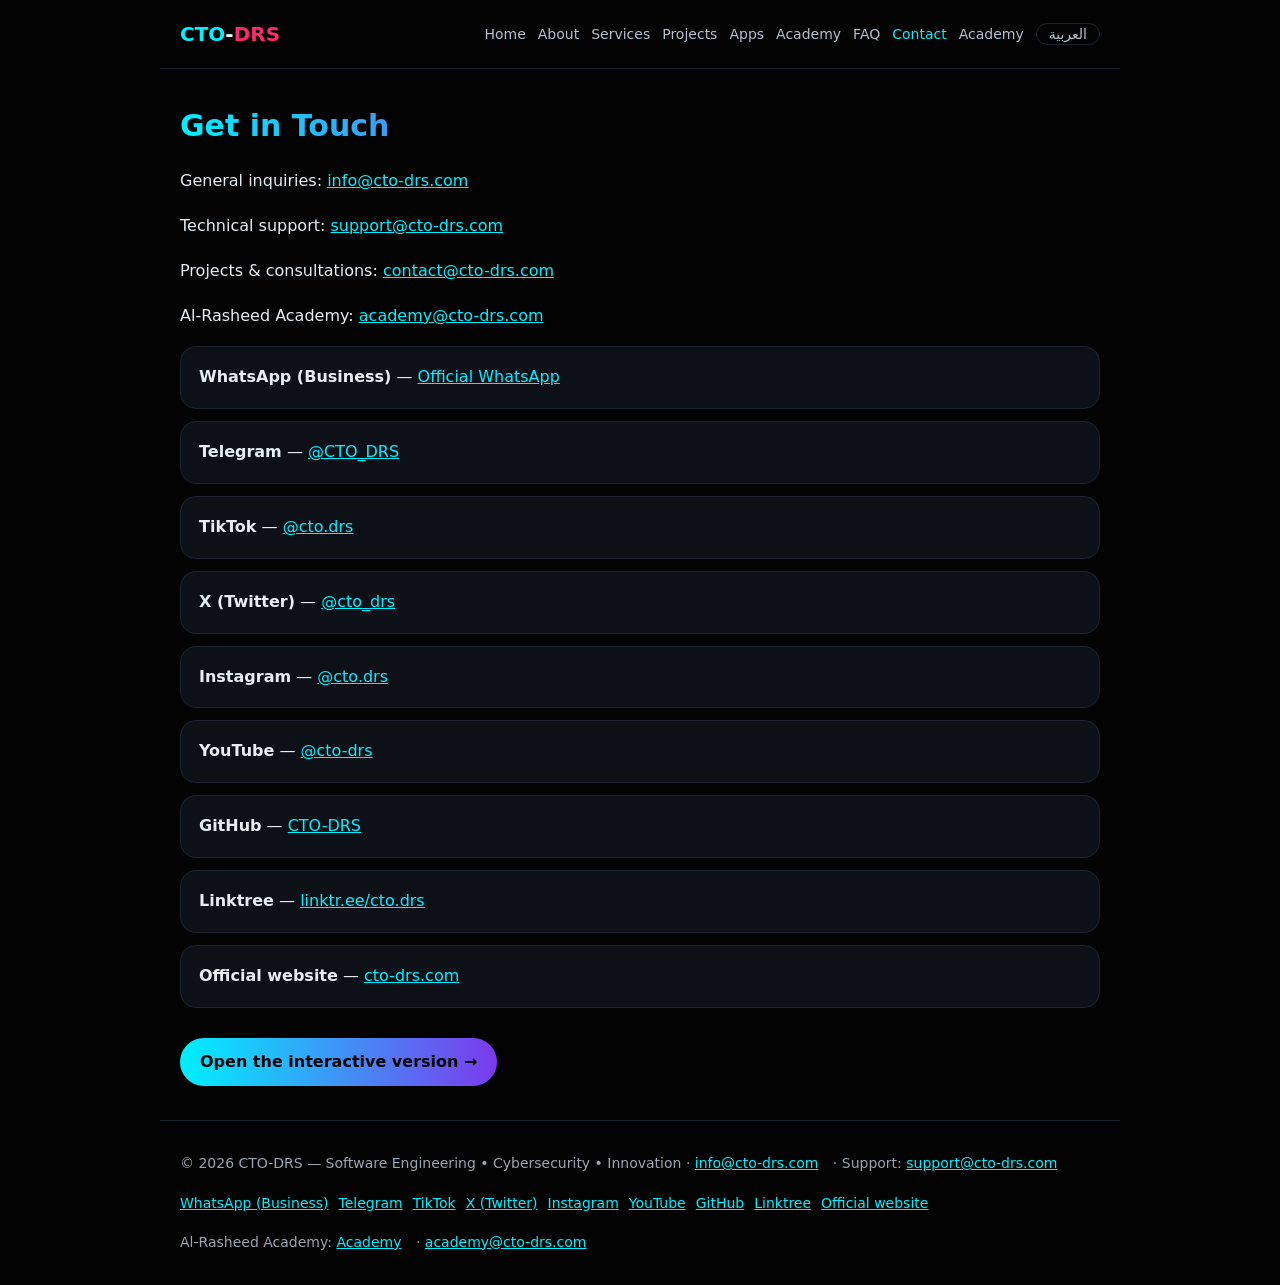
<file: en/contact/index.html>
<!doctype html>
<html lang="en" dir="ltr">
<head>
<meta charset="utf-8">
<meta name="viewport" content="width=device-width, initial-scale=1">
<title>Contact CTO-DRS | WhatsApp, Telegram, Email</title>
<meta name="description" content="Contact CTO-DRS for a project or technical consultation: WhatsApp Business, Telegram t.me/ctodrs, email info@cto-drs.com, support support@cto-drs.com.">
<link rel="canonical" href="https://cto-drs.com/en/contact/">
<link rel="alternate" hreflang="ar" href="https://cto-drs.com/contact/">
<link rel="alternate" hreflang="en" href="https://cto-drs.com/en/contact/">
<link rel="alternate" hreflang="x-default" href="https://cto-drs.com/contact/">
<meta name="robots" content="index, follow, max-image-preview:large">
<meta name="theme-color" content="#030303">
<link rel="icon" href="/favicon.ico" sizes="48x48">
<link rel="icon" href="/icons/icon-192.png" type="image/png" sizes="192x192">
<link rel="apple-touch-icon" href="/icons/apple-touch-icon.png">
<meta property="og:type" content="website">
<meta property="og:site_name" content="CTO-DRS">
<meta property="og:locale" content="en_US">
<meta property="og:locale:alternate" content="ar_SA">
<meta property="og:title" content="Contact CTO-DRS | WhatsApp, Telegram, Email">
<meta property="og:description" content="Contact CTO-DRS for a project or technical consultation: WhatsApp Business, Telegram t.me/ctodrs, email info@cto-drs.com, support support@cto-drs.com.">
<meta property="og:url" content="https://cto-drs.com/en/contact/">
<meta property="og:image" content="https://cto-drs.com/og-image.png">
<meta name="twitter:card" content="summary_large_image">
<meta name="twitter:site" content="@cto_drs">
<script type="application/ld+json">{"@context":"https://schema.org","@graph":[{"@type":"Person","@id":"https://cto-drs.com/#person","name":"CTO-DRS","url":"https://cto-drs.com/","jobTitle":"Software & Cybersecurity Engineer","sameAs":["https://wa.me/message/MVTVWPOPFOVFF1","https://t.me/ctodrs","https://www.tiktok.com/@cto.drs","https://x.com/cto_drs","https://www.instagram.com/cto.drs","https://youtube.com/@cto-drs","https://github.com/CTO-DRS","https://linktr.ee/cto.drs","https://cto-drs.com/"]},{"@type":"EducationalOrganization","@id":"https://academy.cto-drs.com/#organization","name":"أكاديمية الرشيد","alternateName":"Al-Rasheed Academy","url":"https://academy.cto-drs.com/","email":"academy@cto-drs.com","parentOrganization":{"@type":"Organization","@id":"https://cto-drs.com/#organization","name":"CTO-DRS","url":"https://cto-drs.com/"}},{"@type":"BreadcrumbList","itemListElement":[{"@type":"ListItem","position":1,"name":"Home","item":"https://cto-drs.com/en/"},{"@type":"ListItem","position":2,"name":"Get in Touch","item":"https://cto-drs.com/en/contact/"}]},{"@type":"ContactPage","url":"https://cto-drs.com/en/contact/","inLanguage":"en","mainEntity":{"@id":"https://cto-drs.com/#person","email":"info@cto-drs.com","contactPoint":[{"@type":"ContactPoint","contactType":"customer support","email":"support@cto-drs.com","availableLanguage":["ar","en"]},{"@type":"ContactPoint","contactType":"customer service","email":"info@cto-drs.com","availableLanguage":["ar","en"]},{"@type":"ContactPoint","contactType":"sales","email":"contact@cto-drs.com","availableLanguage":["ar","en"]}]}}]}</script>
<style>
:root{color-scheme:dark}*{box-sizing:border-box}body{margin:0;background:#030303;color:#e6edf3;font:16px/1.8 system-ui,"Segoe UI",Tahoma,sans-serif}
a{color:#00f0ff}header,main,footer{max-width:960px;margin:auto;padding:16px 20px}
header{display:flex;flex-wrap:wrap;gap:12px;align-items:center;justify-content:space-between;border-bottom:1px solid #1c2333}
.brand{font-weight:800;font-size:20px;text-decoration:none;color:#fff}.brand b{color:#00f0ff}.brand i{color:#ff2a6d;font-style:normal}
nav a{margin-inline-start:12px;color:#b4c0cf;text-decoration:none;font-size:14px}nav a:hover,nav a[aria-current]{color:#00f0ff}
h1{font-size:30px;line-height:1.4;background:linear-gradient(90deg,#00f0ff,#7c3aed,#ff2a6d);-webkit-background-clip:text;background-clip:text;color:transparent}
h2{font-size:21px;margin-top:28px}.card{background:#0d1117;border:1px solid #1c2333;border-radius:16px;padding:16px 18px;margin:12px 0}
.tags span{display:inline-block;font-size:12px;border:1px solid #1c2333;border-radius:999px;padding:2px 10px;margin:2px;color:#b4c0cf}
.cta{display:inline-block;margin:18px 0;padding:10px 20px;border-radius:999px;background:linear-gradient(90deg,#00f0ff,#7c3aed);color:#030303;font-weight:700;text-decoration:none}
footer{border-top:1px solid #1c2333;color:#9aa4b0;font-size:14px}footer a{margin-inline-end:10px}
.skip{position:absolute;inset-inline-start:12px;top:-60px;background:#00f0ff;color:#030303;padding:8px 16px;border-radius:999px;font-weight:700;z-index:10}.skip:focus{top:12px}
a:focus-visible{outline:3px solid #00f0ff;outline-offset:2px;border-radius:4px}
.lang{border:1px solid #1c2333;border-radius:999px;padding:2px 12px}
@media (prefers-reduced-motion:reduce){*{transition:none!important;animation:none!important}}
</style>
</head>
<body>
<a class="skip" href="#main">Skip to main content</a>
<header>
<a class="brand" href="/en/" dir="ltr"><b>CTO</b>-<i>DRS</i></a>
<nav aria-label="Main navigation"><a href="/en/">Home</a><a href="/en/about/">About</a><a href="/en/services/">Services</a><a href="/en/projects/">Projects</a><a href="/en/downloads/">Apps</a><a href="/en/academy/">Academy</a><a href="/en/faq/">FAQ</a><a href="/en/contact/" aria-current="page">Contact</a><a href="https://academy.cto-drs.com" target="_blank" rel="noopener" aria-label="Academy (opens in a new tab)">Academy</a><a class="lang" href="/contact/" hreflang="ar" lang="ar">العربية</a></nav>
</header>
<main id="main">
<h1>Get in Touch</h1>
<p>General inquiries: <a href="mailto:info@cto-drs.com">info@cto-drs.com</a></p><p>Technical support: <a href="mailto:support@cto-drs.com">support@cto-drs.com</a></p><p>Projects &amp; consultations: <a href="mailto:contact@cto-drs.com">contact@cto-drs.com</a></p><p>Al-Rasheed Academy: <a href="mailto:academy@cto-drs.com">academy@cto-drs.com</a></p><div class="card"><strong>WhatsApp (Business)</strong> — <a href="https://wa.me/message/MVTVWPOPFOVFF1" target="_blank" rel="me noopener noreferrer">Official WhatsApp</a></div><div class="card"><strong>Telegram</strong> — <a href="https://t.me/ctodrs" target="_blank" rel="me noopener noreferrer">@CTO_DRS</a></div><div class="card"><strong>TikTok</strong> — <a href="https://www.tiktok.com/@cto.drs" target="_blank" rel="me noopener noreferrer">@cto.drs</a></div><div class="card"><strong>X (Twitter)</strong> — <a href="https://x.com/cto_drs" target="_blank" rel="me noopener noreferrer">@cto_drs</a></div><div class="card"><strong>Instagram</strong> — <a href="https://www.instagram.com/cto.drs" target="_blank" rel="me noopener noreferrer">@cto.drs</a></div><div class="card"><strong>YouTube</strong> — <a href="https://youtube.com/@cto-drs" target="_blank" rel="me noopener noreferrer">@cto-drs</a></div><div class="card"><strong>GitHub</strong> — <a href="https://github.com/CTO-DRS" target="_blank" rel="me noopener noreferrer">CTO-DRS</a></div><div class="card"><strong>Linktree</strong> — <a href="https://linktr.ee/cto.drs" target="_blank" rel="me noopener noreferrer">linktr.ee/cto.drs</a></div><div class="card"><strong>Official website</strong> — <a href="https://cto-drs.com/" target="_blank" rel="me noopener noreferrer">cto-drs.com</a></div>
<a class="cta" href="/?lang=en#/contact">Open the interactive version →</a>
</main>
<footer>
<p>© 2026 CTO-DRS — Software Engineering • Cybersecurity • Innovation · <a href="mailto:info@cto-drs.com">info@cto-drs.com</a> · Support: <a href="mailto:support@cto-drs.com">support@cto-drs.com</a></p>
<p><a href="https://wa.me/message/MVTVWPOPFOVFF1" target="_blank" rel="me noopener noreferrer">WhatsApp (Business)</a><a href="https://t.me/ctodrs" target="_blank" rel="me noopener noreferrer">Telegram</a><a href="https://www.tiktok.com/@cto.drs" target="_blank" rel="me noopener noreferrer">TikTok</a><a href="https://x.com/cto_drs" target="_blank" rel="me noopener noreferrer">X (Twitter)</a><a href="https://www.instagram.com/cto.drs" target="_blank" rel="me noopener noreferrer">Instagram</a><a href="https://youtube.com/@cto-drs" target="_blank" rel="me noopener noreferrer">YouTube</a><a href="https://github.com/CTO-DRS" target="_blank" rel="me noopener noreferrer">GitHub</a><a href="https://linktr.ee/cto.drs" target="_blank" rel="me noopener noreferrer">Linktree</a><a href="https://cto-drs.com/" target="_blank" rel="me noopener noreferrer">Official website</a></p>
<p>Al-Rasheed Academy: <a href="https://academy.cto-drs.com" target="_blank" rel="noopener" aria-label="Academy (opens in a new tab)">Academy</a> · <a href="mailto:academy@cto-drs.com">academy@cto-drs.com</a></p>
</footer>
</body>
</html>
</file>
<file: _next/static/chunks/3atvgwk8xoz45.css>
@font-face{font-family:IBM Plex Sans Arabic;font-style:normal;font-weight:300;font-display:swap;src:url(../media/4b17ec34145b5025-s.p.1cdo_ayqo8nkw.woff2)format("woff2");unicode-range:U+6??,U+750-77F,U+870-891,U+897-8E1,U+8E3-8FF,U+200C-200E,U+2010-2011,U+204F,U+2E41,U+FB50-FDFF,U+FE70-FE74,U+FE76-FEFC,U+102E0-102FB,U+10E60-10E7E,U+10EC2-10EC7,U+10EC9-10EEE,U+10EF?,U+1EE00-1EE03,U+1EE05-1EE1F,U+1EE21-1EE22,U+1EE24,U+1EE27,U+1EE29-1EE32,U+1EE34-1EE37,U+1EE39,U+1EE3B,U+1EE42,U+1EE47,U+1EE49,U+1EE4B,U+1EE4D-1EE4F,U+1EE51-1EE52,U+1EE54,U+1EE57,U+1EE59,U+1EE5B,U+1EE5D,U+1EE5F,U+1EE61-1EE62,U+1EE64,U+1EE67-1EE6A,U+1EE6C-1EE72,U+1EE74-1EE77,U+1EE79-1EE7C,U+1EE7E,U+1EE80-1EE89,U+1EE8B-1EE9B,U+1EEA1-1EEA3,U+1EEA5-1EEA9,U+1EEAB-1EEBB,U+1EEF0-1EEF1}@font-face{font-family:IBM Plex Sans Arabic;font-style:normal;font-weight:300;font-display:swap;src:url(../media/7162460a0c9a0a39-s.2uew94uao4-oz.woff2)format("woff2");unicode-range:U+460-52F,U+1C80-1C8A,U+20B4,U+2DE0-2DFF,U+A640-A69F,U+FE2E-FE2F}@font-face{font-family:IBM Plex Sans Arabic;font-style:normal;font-weight:300;font-display:swap;src:url(../media/855a42ba35a7641d-s.3h2q_oi0hwy8r.woff2)format("woff2");unicode-range:U+100-2BA,U+2BD-2C5,U+2C7-2CC,U+2CE-2D7,U+2DD-2FF,U+304,U+308,U+329,U+1D00-1DBF,U+1E00-1E9F,U+1EF2-1EFF,U+2020,U+20A0-20AB,U+20AD-20C4,U+2113,U+2C60-2C7F,U+A720-A7FF}@font-face{font-family:IBM Plex Sans Arabic;font-style:normal;font-weight:300;font-display:swap;src:url(../media/142d70d1a894e8a1-s.p.42x_n7yf15d0k.woff2)format("woff2");unicode-range:U+??,U+131,U+152-153,U+2BB-2BC,U+2C6,U+2DA,U+2DC,U+304,U+308,U+329,U+2000-206F,U+20AC,U+2122,U+2191,U+2193,U+2212,U+2215,U+FEFF,U+FFFD}@font-face{font-family:IBM Plex Sans Arabic;font-style:normal;font-weight:400;font-display:swap;src:url(../media/941d061a2bd9e7fe-s.p.3ik2qu-u9tgho.woff2)format("woff2");unicode-range:U+6??,U+750-77F,U+870-891,U+897-8E1,U+8E3-8FF,U+200C-200E,U+2010-2011,U+204F,U+2E41,U+FB50-FDFF,U+FE70-FE74,U+FE76-FEFC,U+102E0-102FB,U+10E60-10E7E,U+10EC2-10EC7,U+10EC9-10EEE,U+10EF?,U+1EE00-1EE03,U+1EE05-1EE1F,U+1EE21-1EE22,U+1EE24,U+1EE27,U+1EE29-1EE32,U+1EE34-1EE37,U+1EE39,U+1EE3B,U+1EE42,U+1EE47,U+1EE49,U+1EE4B,U+1EE4D-1EE4F,U+1EE51-1EE52,U+1EE54,U+1EE57,U+1EE59,U+1EE5B,U+1EE5D,U+1EE5F,U+1EE61-1EE62,U+1EE64,U+1EE67-1EE6A,U+1EE6C-1EE72,U+1EE74-1EE77,U+1EE79-1EE7C,U+1EE7E,U+1EE80-1EE89,U+1EE8B-1EE9B,U+1EEA1-1EEA3,U+1EEA5-1EEA9,U+1EEAB-1EEBB,U+1EEF0-1EEF1}@font-face{font-family:IBM Plex Sans Arabic;font-style:normal;font-weight:400;font-display:swap;src:url(../media/8c532a9e54c928ea-s.0n4hkusom70ae.woff2)format("woff2");unicode-range:U+460-52F,U+1C80-1C8A,U+20B4,U+2DE0-2DFF,U+A640-A69F,U+FE2E-FE2F}@font-face{font-family:IBM Plex Sans Arabic;font-style:normal;font-weight:400;font-display:swap;src:url(../media/eafc238916777c01-s.19gzon4xl8qiz.woff2)format("woff2");unicode-range:U+100-2BA,U+2BD-2C5,U+2C7-2CC,U+2CE-2D7,U+2DD-2FF,U+304,U+308,U+329,U+1D00-1DBF,U+1E00-1E9F,U+1EF2-1EFF,U+2020,U+20A0-20AB,U+20AD-20C4,U+2113,U+2C60-2C7F,U+A720-A7FF}@font-face{font-family:IBM Plex Sans Arabic;font-style:normal;font-weight:400;font-display:swap;src:url(../media/3b5f3cdc08f76084-s.p.2vs72h_x6qrve.woff2)format("woff2");unicode-range:U+??,U+131,U+152-153,U+2BB-2BC,U+2C6,U+2DA,U+2DC,U+304,U+308,U+329,U+2000-206F,U+20AC,U+2122,U+2191,U+2193,U+2212,U+2215,U+FEFF,U+FFFD}@font-face{font-family:IBM Plex Sans Arabic;font-style:normal;font-weight:500;font-display:swap;src:url(../media/8a0c322f60e47dd1-s.p.3ihiqn4pviisd.woff2)format("woff2");unicode-range:U+6??,U+750-77F,U+870-891,U+897-8E1,U+8E3-8FF,U+200C-200E,U+2010-2011,U+204F,U+2E41,U+FB50-FDFF,U+FE70-FE74,U+FE76-FEFC,U+102E0-102FB,U+10E60-10E7E,U+10EC2-10EC7,U+10EC9-10EEE,U+10EF?,U+1EE00-1EE03,U+1EE05-1EE1F,U+1EE21-1EE22,U+1EE24,U+1EE27,U+1EE29-1EE32,U+1EE34-1EE37,U+1EE39,U+1EE3B,U+1EE42,U+1EE47,U+1EE49,U+1EE4B,U+1EE4D-1EE4F,U+1EE51-1EE52,U+1EE54,U+1EE57,U+1EE59,U+1EE5B,U+1EE5D,U+1EE5F,U+1EE61-1EE62,U+1EE64,U+1EE67-1EE6A,U+1EE6C-1EE72,U+1EE74-1EE77,U+1EE79-1EE7C,U+1EE7E,U+1EE80-1EE89,U+1EE8B-1EE9B,U+1EEA1-1EEA3,U+1EEA5-1EEA9,U+1EEAB-1EEBB,U+1EEF0-1EEF1}@font-face{font-family:IBM Plex Sans Arabic;font-style:normal;font-weight:500;font-display:swap;src:url(../media/eb7f941472326ab6-s.00vfn3_g-ftpg.woff2)format("woff2");unicode-range:U+460-52F,U+1C80-1C8A,U+20B4,U+2DE0-2DFF,U+A640-A69F,U+FE2E-FE2F}@font-face{font-family:IBM Plex Sans Arabic;font-style:normal;font-weight:500;font-display:swap;src:url(../media/869c8e384c1a4ad0-s.3w3hylgez90of.woff2)format("woff2");unicode-range:U+100-2BA,U+2BD-2C5,U+2C7-2CC,U+2CE-2D7,U+2DD-2FF,U+304,U+308,U+329,U+1D00-1DBF,U+1E00-1E9F,U+1EF2-1EFF,U+2020,U+20A0-20AB,U+20AD-20C4,U+2113,U+2C60-2C7F,U+A720-A7FF}@font-face{font-family:IBM Plex Sans Arabic;font-style:normal;font-weight:500;font-display:swap;src:url(../media/35a31ebad3e15f14-s.p.0c7ha31nuacbu.woff2)format("woff2");unicode-range:U+??,U+131,U+152-153,U+2BB-2BC,U+2C6,U+2DA,U+2DC,U+304,U+308,U+329,U+2000-206F,U+20AC,U+2122,U+2191,U+2193,U+2212,U+2215,U+FEFF,U+FFFD}@font-face{font-family:IBM Plex Sans Arabic;font-style:normal;font-weight:600;font-display:swap;src:url(../media/861d9be630ba44be-s.p.0da8nscnv1nkd.woff2)format("woff2");unicode-range:U+6??,U+750-77F,U+870-891,U+897-8E1,U+8E3-8FF,U+200C-200E,U+2010-2011,U+204F,U+2E41,U+FB50-FDFF,U+FE70-FE74,U+FE76-FEFC,U+102E0-102FB,U+10E60-10E7E,U+10EC2-10EC7,U+10EC9-10EEE,U+10EF?,U+1EE00-1EE03,U+1EE05-1EE1F,U+1EE21-1EE22,U+1EE24,U+1EE27,U+1EE29-1EE32,U+1EE34-1EE37,U+1EE39,U+1EE3B,U+1EE42,U+1EE47,U+1EE49,U+1EE4B,U+1EE4D-1EE4F,U+1EE51-1EE52,U+1EE54,U+1EE57,U+1EE59,U+1EE5B,U+1EE5D,U+1EE5F,U+1EE61-1EE62,U+1EE64,U+1EE67-1EE6A,U+1EE6C-1EE72,U+1EE74-1EE77,U+1EE79-1EE7C,U+1EE7E,U+1EE80-1EE89,U+1EE8B-1EE9B,U+1EEA1-1EEA3,U+1EEA5-1EEA9,U+1EEAB-1EEBB,U+1EEF0-1EEF1}@font-face{font-family:IBM Plex Sans Arabic;font-style:normal;font-weight:600;font-display:swap;src:url(../media/d628deca0d2b8894-s.2x1j3gzzngp4x.woff2)format("woff2");unicode-range:U+460-52F,U+1C80-1C8A,U+20B4,U+2DE0-2DFF,U+A640-A69F,U+FE2E-FE2F}@font-face{font-family:IBM Plex Sans Arabic;font-style:normal;font-weight:600;font-display:swap;src:url(../media/f050114b60feedcd-s.1jr_z050he_qo.woff2)format("woff2");unicode-range:U+100-2BA,U+2BD-2C5,U+2C7-2CC,U+2CE-2D7,U+2DD-2FF,U+304,U+308,U+329,U+1D00-1DBF,U+1E00-1E9F,U+1EF2-1EFF,U+2020,U+20A0-20AB,U+20AD-20C4,U+2113,U+2C60-2C7F,U+A720-A7FF}@font-face{font-family:IBM Plex Sans Arabic;font-style:normal;font-weight:600;font-display:swap;src:url(../media/4237cb37ca93cea7-s.p.1fbvi_fot8u4l.woff2)format("woff2");unicode-range:U+??,U+131,U+152-153,U+2BB-2BC,U+2C6,U+2DA,U+2DC,U+304,U+308,U+329,U+2000-206F,U+20AC,U+2122,U+2191,U+2193,U+2212,U+2215,U+FEFF,U+FFFD}@font-face{font-family:IBM Plex Sans Arabic;font-style:normal;font-weight:700;font-display:swap;src:url(../media/420d6ef977b34540-s.p.0-uv4l43gdmt7.woff2)format("woff2");unicode-range:U+6??,U+750-77F,U+870-891,U+897-8E1,U+8E3-8FF,U+200C-200E,U+2010-2011,U+204F,U+2E41,U+FB50-FDFF,U+FE70-FE74,U+FE76-FEFC,U+102E0-102FB,U+10E60-10E7E,U+10EC2-10EC7,U+10EC9-10EEE,U+10EF?,U+1EE00-1EE03,U+1EE05-1EE1F,U+1EE21-1EE22,U+1EE24,U+1EE27,U+1EE29-1EE32,U+1EE34-1EE37,U+1EE39,U+1EE3B,U+1EE42,U+1EE47,U+1EE49,U+1EE4B,U+1EE4D-1EE4F,U+1EE51-1EE52,U+1EE54,U+1EE57,U+1EE59,U+1EE5B,U+1EE5D,U+1EE5F,U+1EE61-1EE62,U+1EE64,U+1EE67-1EE6A,U+1EE6C-1EE72,U+1EE74-1EE77,U+1EE79-1EE7C,U+1EE7E,U+1EE80-1EE89,U+1EE8B-1EE9B,U+1EEA1-1EEA3,U+1EEA5-1EEA9,U+1EEAB-1EEBB,U+1EEF0-1EEF1}@font-face{font-family:IBM Plex Sans Arabic;font-style:normal;font-weight:700;font-display:swap;src:url(../media/45feda2a8f9aca8b-s.0phk7_etl12r4.woff2)format("woff2");unicode-range:U+460-52F,U+1C80-1C8A,U+20B4,U+2DE0-2DFF,U+A640-A69F,U+FE2E-FE2F}@font-face{font-family:IBM Plex Sans Arabic;font-style:normal;font-weight:700;font-display:swap;src:url(../media/ea12dfd566bcbad2-s.3c64at4xi6rda.woff2)format("woff2");unicode-range:U+100-2BA,U+2BD-2C5,U+2C7-2CC,U+2CE-2D7,U+2DD-2FF,U+304,U+308,U+329,U+1D00-1DBF,U+1E00-1E9F,U+1EF2-1EFF,U+2020,U+20A0-20AB,U+20AD-20C4,U+2113,U+2C60-2C7F,U+A720-A7FF}@font-face{font-family:IBM Plex Sans Arabic;font-style:normal;font-weight:700;font-display:swap;src:url(../media/1f5d786b20a99255-s.p.0iritm8hg8q1a.woff2)format("woff2");unicode-range:U+??,U+131,U+152-153,U+2BB-2BC,U+2C6,U+2DA,U+2DC,U+304,U+308,U+329,U+2000-206F,U+20AC,U+2122,U+2191,U+2193,U+2212,U+2215,U+FEFF,U+FFFD}@font-face{font-family:IBM Plex Sans Arabic Fallback;src:local(Arial);ascent-override:107.25%;descent-override:41.02%;line-gap-override:0.0%;size-adjust:101.17%}._2yKeIa_className{font-family:IBM Plex Sans Arabic,IBM Plex Sans Arabic Fallback;font-style:normal}._2yKeIa_variable{--font-app-sans:"IBM Plex Sans Arabic", "IBM Plex Sans Arabic Fallback"}
@font-face{font-family:Plus Jakarta Sans;font-style:normal;font-weight:400;font-display:swap;src:url(../media/12d4e8c1f08b4a66-s.0e__wj8580tc5.woff2)format("woff2");unicode-range:U+460-52F,U+1C80-1C8A,U+20B4,U+2DE0-2DFF,U+A640-A69F,U+FE2E-FE2F}@font-face{font-family:Plus Jakarta Sans;font-style:normal;font-weight:400;font-display:swap;src:url(../media/cabb10e1d7cbc7c1-s.10u7vx61f1ie7.woff2)format("woff2");unicode-range:U+102-103,U+110-111,U+128-129,U+168-169,U+1A0-1A1,U+1AF-1B0,U+300-301,U+303-304,U+308-309,U+323,U+329,U+1EA0-1EF9,U+20AB}@font-face{font-family:Plus Jakarta Sans;font-style:normal;font-weight:400;font-display:swap;src:url(../media/9f5a2b9f13a4ecbb-s.35a5cae5tspm2.woff2)format("woff2");unicode-range:U+100-2BA,U+2BD-2C5,U+2C7-2CC,U+2CE-2D7,U+2DD-2FF,U+304,U+308,U+329,U+1D00-1DBF,U+1E00-1E9F,U+1EF2-1EFF,U+2020,U+20A0-20AB,U+20AD-20C4,U+2113,U+2C60-2C7F,U+A720-A7FF}@font-face{font-family:Plus Jakarta Sans;font-style:normal;font-weight:400;font-display:swap;src:url(../media/d8aeca813a9ab546-s.p.18rizl4rsrl42.woff2)format("woff2");unicode-range:U+??,U+131,U+152-153,U+2BB-2BC,U+2C6,U+2DA,U+2DC,U+304,U+308,U+329,U+2000-206F,U+20AC,U+2122,U+2191,U+2193,U+2212,U+2215,U+FEFF,U+FFFD}@font-face{font-family:Plus Jakarta Sans;font-style:normal;font-weight:500;font-display:swap;src:url(../media/12d4e8c1f08b4a66-s.0e__wj8580tc5.woff2)format("woff2");unicode-range:U+460-52F,U+1C80-1C8A,U+20B4,U+2DE0-2DFF,U+A640-A69F,U+FE2E-FE2F}@font-face{font-family:Plus Jakarta Sans;font-style:normal;font-weight:500;font-display:swap;src:url(../media/cabb10e1d7cbc7c1-s.10u7vx61f1ie7.woff2)format("woff2");unicode-range:U+102-103,U+110-111,U+128-129,U+168-169,U+1A0-1A1,U+1AF-1B0,U+300-301,U+303-304,U+308-309,U+323,U+329,U+1EA0-1EF9,U+20AB}@font-face{font-family:Plus Jakarta Sans;font-style:normal;font-weight:500;font-display:swap;src:url(../media/9f5a2b9f13a4ecbb-s.35a5cae5tspm2.woff2)format("woff2");unicode-range:U+100-2BA,U+2BD-2C5,U+2C7-2CC,U+2CE-2D7,U+2DD-2FF,U+304,U+308,U+329,U+1D00-1DBF,U+1E00-1E9F,U+1EF2-1EFF,U+2020,U+20A0-20AB,U+20AD-20C4,U+2113,U+2C60-2C7F,U+A720-A7FF}@font-face{font-family:Plus Jakarta Sans;font-style:normal;font-weight:500;font-display:swap;src:url(../media/d8aeca813a9ab546-s.p.18rizl4rsrl42.woff2)format("woff2");unicode-range:U+??,U+131,U+152-153,U+2BB-2BC,U+2C6,U+2DA,U+2DC,U+304,U+308,U+329,U+2000-206F,U+20AC,U+2122,U+2191,U+2193,U+2212,U+2215,U+FEFF,U+FFFD}@font-face{font-family:Plus Jakarta Sans;font-style:normal;font-weight:600;font-display:swap;src:url(../media/12d4e8c1f08b4a66-s.0e__wj8580tc5.woff2)format("woff2");unicode-range:U+460-52F,U+1C80-1C8A,U+20B4,U+2DE0-2DFF,U+A640-A69F,U+FE2E-FE2F}@font-face{font-family:Plus Jakarta Sans;font-style:normal;font-weight:600;font-display:swap;src:url(../media/cabb10e1d7cbc7c1-s.10u7vx61f1ie7.woff2)format("woff2");unicode-range:U+102-103,U+110-111,U+128-129,U+168-169,U+1A0-1A1,U+1AF-1B0,U+300-301,U+303-304,U+308-309,U+323,U+329,U+1EA0-1EF9,U+20AB}@font-face{font-family:Plus Jakarta Sans;font-style:normal;font-weight:600;font-display:swap;src:url(../media/9f5a2b9f13a4ecbb-s.35a5cae5tspm2.woff2)format("woff2");unicode-range:U+100-2BA,U+2BD-2C5,U+2C7-2CC,U+2CE-2D7,U+2DD-2FF,U+304,U+308,U+329,U+1D00-1DBF,U+1E00-1E9F,U+1EF2-1EFF,U+2020,U+20A0-20AB,U+20AD-20C4,U+2113,U+2C60-2C7F,U+A720-A7FF}@font-face{font-family:Plus Jakarta Sans;font-style:normal;font-weight:600;font-display:swap;src:url(../media/d8aeca813a9ab546-s.p.18rizl4rsrl42.woff2)format("woff2");unicode-range:U+??,U+131,U+152-153,U+2BB-2BC,U+2C6,U+2DA,U+2DC,U+304,U+308,U+329,U+2000-206F,U+20AC,U+2122,U+2191,U+2193,U+2212,U+2215,U+FEFF,U+FFFD}@font-face{font-family:Plus Jakarta Sans;font-style:normal;font-weight:700;font-display:swap;src:url(../media/12d4e8c1f08b4a66-s.0e__wj8580tc5.woff2)format("woff2");unicode-range:U+460-52F,U+1C80-1C8A,U+20B4,U+2DE0-2DFF,U+A640-A69F,U+FE2E-FE2F}@font-face{font-family:Plus Jakarta Sans;font-style:normal;font-weight:700;font-display:swap;src:url(../media/cabb10e1d7cbc7c1-s.10u7vx61f1ie7.woff2)format("woff2");unicode-range:U+102-103,U+110-111,U+128-129,U+168-169,U+1A0-1A1,U+1AF-1B0,U+300-301,U+303-304,U+308-309,U+323,U+329,U+1EA0-1EF9,U+20AB}@font-face{font-family:Plus Jakarta Sans;font-style:normal;font-weight:700;font-display:swap;src:url(../media/9f5a2b9f13a4ecbb-s.35a5cae5tspm2.woff2)format("woff2");unicode-range:U+100-2BA,U+2BD-2C5,U+2C7-2CC,U+2CE-2D7,U+2DD-2FF,U+304,U+308,U+329,U+1D00-1DBF,U+1E00-1E9F,U+1EF2-1EFF,U+2020,U+20A0-20AB,U+20AD-20C4,U+2113,U+2C60-2C7F,U+A720-A7FF}@font-face{font-family:Plus Jakarta Sans;font-style:normal;font-weight:700;font-display:swap;src:url(../media/d8aeca813a9ab546-s.p.18rizl4rsrl42.woff2)format("woff2");unicode-range:U+??,U+131,U+152-153,U+2BB-2BC,U+2C6,U+2DA,U+2DC,U+304,U+308,U+329,U+2000-206F,U+20AC,U+2122,U+2191,U+2193,U+2212,U+2215,U+FEFF,U+FFFD}@font-face{font-family:Plus Jakarta Sans;font-style:normal;font-weight:800;font-display:swap;src:url(../media/12d4e8c1f08b4a66-s.0e__wj8580tc5.woff2)format("woff2");unicode-range:U+460-52F,U+1C80-1C8A,U+20B4,U+2DE0-2DFF,U+A640-A69F,U+FE2E-FE2F}@font-face{font-family:Plus Jakarta Sans;font-style:normal;font-weight:800;font-display:swap;src:url(../media/cabb10e1d7cbc7c1-s.10u7vx61f1ie7.woff2)format("woff2");unicode-range:U+102-103,U+110-111,U+128-129,U+168-169,U+1A0-1A1,U+1AF-1B0,U+300-301,U+303-304,U+308-309,U+323,U+329,U+1EA0-1EF9,U+20AB}@font-face{font-family:Plus Jakarta Sans;font-style:normal;font-weight:800;font-display:swap;src:url(../media/9f5a2b9f13a4ecbb-s.35a5cae5tspm2.woff2)format("woff2");unicode-range:U+100-2BA,U+2BD-2C5,U+2C7-2CC,U+2CE-2D7,U+2DD-2FF,U+304,U+308,U+329,U+1D00-1DBF,U+1E00-1E9F,U+1EF2-1EFF,U+2020,U+20A0-20AB,U+20AD-20C4,U+2113,U+2C60-2C7F,U+A720-A7FF}@font-face{font-family:Plus Jakarta Sans;font-style:normal;font-weight:800;font-display:swap;src:url(../media/d8aeca813a9ab546-s.p.18rizl4rsrl42.woff2)format("woff2");unicode-range:U+??,U+131,U+152-153,U+2BB-2BC,U+2C6,U+2DA,U+2DC,U+304,U+308,U+329,U+2000-206F,U+20AC,U+2122,U+2191,U+2193,U+2212,U+2215,U+FEFF,U+FFFD}@font-face{font-family:Plus Jakarta Sans Fallback;src:local(Arial);ascent-override:98.88%;descent-override:21.15%;line-gap-override:0.0%;size-adjust:104.98%}.-IWRBq_className{font-family:Plus Jakarta Sans,Plus Jakarta Sans Fallback;font-style:normal}.-IWRBq_variable{--font-jakarta:"Plus Jakarta Sans", "Plus Jakarta Sans Fallback"}
@font-face{font-family:Fira Code;font-style:normal;font-weight:400;font-display:swap;src:url(../media/2542c97081d27b0c-s.0tlm39yf_ckdx.woff2)format("woff2");unicode-range:U+460-52F,U+1C80-1C8A,U+20B4,U+2DE0-2DFF,U+A640-A69F,U+FE2E-FE2F}@font-face{font-family:Fira Code;font-style:normal;font-weight:400;font-display:swap;src:url(../media/11dd2674118891ce-s.3fnhzl7vreycw.woff2)format("woff2");unicode-range:U+301,U+400-45F,U+490-491,U+4B0-4B1,U+2116}@font-face{font-family:Fira Code;font-style:normal;font-weight:400;font-display:swap;src:url(../media/7d8aa323c2a5602a-s.0jxe124sc_62t.woff2)format("woff2");unicode-range:U+1F??}@font-face{font-family:Fira Code;font-style:normal;font-weight:400;font-display:swap;src:url(../media/5bc02fdab8c33fd8-s.0iws-x-_m0m6k.woff2)format("woff2");unicode-range:U+370-377,U+37A-37F,U+384-38A,U+38C,U+38E-3A1,U+3A3-3FF}@font-face{font-family:Fira Code;font-style:normal;font-weight:400;font-display:swap;src:url(../media/6cc1ab76fa999d2c-s.0f7v04cdymq72.woff2)format("woff2");unicode-range:U+2000-2001,U+2004-2008,U+200A,U+23B8-23BD,U+2500-259F}@font-face{font-family:Fira Code;font-style:normal;font-weight:400;font-display:swap;src:url(../media/9379da8ac5af6a68-s.3xa5d8otat0m1.woff2)format("woff2");unicode-range:U+100-2BA,U+2BD-2C5,U+2C7-2CC,U+2CE-2D7,U+2DD-2FF,U+304,U+308,U+329,U+1D00-1DBF,U+1E00-1E9F,U+1EF2-1EFF,U+2020,U+20A0-20AB,U+20AD-20C4,U+2113,U+2C60-2C7F,U+A720-A7FF}@font-face{font-family:Fira Code;font-style:normal;font-weight:400;font-display:swap;src:url(../media/356810c1c81c4d60-s.p.2qe5xx8d5sx8i.woff2)format("woff2");unicode-range:U+??,U+131,U+152-153,U+2BB-2BC,U+2C6,U+2DA,U+2DC,U+304,U+308,U+329,U+2000-206F,U+20AC,U+2122,U+2191,U+2193,U+2212,U+2215,U+FEFF,U+FFFD}@font-face{font-family:Fira Code;font-style:normal;font-weight:500;font-display:swap;src:url(../media/2542c97081d27b0c-s.0tlm39yf_ckdx.woff2)format("woff2");unicode-range:U+460-52F,U+1C80-1C8A,U+20B4,U+2DE0-2DFF,U+A640-A69F,U+FE2E-FE2F}@font-face{font-family:Fira Code;font-style:normal;font-weight:500;font-display:swap;src:url(../media/11dd2674118891ce-s.3fnhzl7vreycw.woff2)format("woff2");unicode-range:U+301,U+400-45F,U+490-491,U+4B0-4B1,U+2116}@font-face{font-family:Fira Code;font-style:normal;font-weight:500;font-display:swap;src:url(../media/7d8aa323c2a5602a-s.0jxe124sc_62t.woff2)format("woff2");unicode-range:U+1F??}@font-face{font-family:Fira Code;font-style:normal;font-weight:500;font-display:swap;src:url(../media/5bc02fdab8c33fd8-s.0iws-x-_m0m6k.woff2)format("woff2");unicode-range:U+370-377,U+37A-37F,U+384-38A,U+38C,U+38E-3A1,U+3A3-3FF}@font-face{font-family:Fira Code;font-style:normal;font-weight:500;font-display:swap;src:url(../media/6cc1ab76fa999d2c-s.0f7v04cdymq72.woff2)format("woff2");unicode-range:U+2000-2001,U+2004-2008,U+200A,U+23B8-23BD,U+2500-259F}@font-face{font-family:Fira Code;font-style:normal;font-weight:500;font-display:swap;src:url(../media/9379da8ac5af6a68-s.3xa5d8otat0m1.woff2)format("woff2");unicode-range:U+100-2BA,U+2BD-2C5,U+2C7-2CC,U+2CE-2D7,U+2DD-2FF,U+304,U+308,U+329,U+1D00-1DBF,U+1E00-1E9F,U+1EF2-1EFF,U+2020,U+20A0-20AB,U+20AD-20C4,U+2113,U+2C60-2C7F,U+A720-A7FF}@font-face{font-family:Fira Code;font-style:normal;font-weight:500;font-display:swap;src:url(../media/356810c1c81c4d60-s.p.2qe5xx8d5sx8i.woff2)format("woff2");unicode-range:U+??,U+131,U+152-153,U+2BB-2BC,U+2C6,U+2DA,U+2DC,U+304,U+308,U+329,U+2000-206F,U+20AC,U+2122,U+2191,U+2193,U+2212,U+2215,U+FEFF,U+FFFD}@font-face{font-family:Fira Code;font-style:normal;font-weight:600;font-display:swap;src:url(../media/2542c97081d27b0c-s.0tlm39yf_ckdx.woff2)format("woff2");unicode-range:U+460-52F,U+1C80-1C8A,U+20B4,U+2DE0-2DFF,U+A640-A69F,U+FE2E-FE2F}@font-face{font-family:Fira Code;font-style:normal;font-weight:600;font-display:swap;src:url(../media/11dd2674118891ce-s.3fnhzl7vreycw.woff2)format("woff2");unicode-range:U+301,U+400-45F,U+490-491,U+4B0-4B1,U+2116}@font-face{font-family:Fira Code;font-style:normal;font-weight:600;font-display:swap;src:url(../media/7d8aa323c2a5602a-s.0jxe124sc_62t.woff2)format("woff2");unicode-range:U+1F??}@font-face{font-family:Fira Code;font-style:normal;font-weight:600;font-display:swap;src:url(../media/5bc02fdab8c33fd8-s.0iws-x-_m0m6k.woff2)format("woff2");unicode-range:U+370-377,U+37A-37F,U+384-38A,U+38C,U+38E-3A1,U+3A3-3FF}@font-face{font-family:Fira Code;font-style:normal;font-weight:600;font-display:swap;src:url(../media/6cc1ab76fa999d2c-s.0f7v04cdymq72.woff2)format("woff2");unicode-range:U+2000-2001,U+2004-2008,U+200A,U+23B8-23BD,U+2500-259F}@font-face{font-family:Fira Code;font-style:normal;font-weight:600;font-display:swap;src:url(../media/9379da8ac5af6a68-s.3xa5d8otat0m1.woff2)format("woff2");unicode-range:U+100-2BA,U+2BD-2C5,U+2C7-2CC,U+2CE-2D7,U+2DD-2FF,U+304,U+308,U+329,U+1D00-1DBF,U+1E00-1E9F,U+1EF2-1EFF,U+2020,U+20A0-20AB,U+20AD-20C4,U+2113,U+2C60-2C7F,U+A720-A7FF}@font-face{font-family:Fira Code;font-style:normal;font-weight:600;font-display:swap;src:url(../media/356810c1c81c4d60-s.p.2qe5xx8d5sx8i.woff2)format("woff2");unicode-range:U+??,U+131,U+152-153,U+2BB-2BC,U+2C6,U+2DA,U+2DC,U+304,U+308,U+329,U+2000-206F,U+20AC,U+2122,U+2191,U+2193,U+2212,U+2215,U+FEFF,U+FFFD}@font-face{font-family:Fira Code;font-style:normal;font-weight:700;font-display:swap;src:url(../media/2542c97081d27b0c-s.0tlm39yf_ckdx.woff2)format("woff2");unicode-range:U+460-52F,U+1C80-1C8A,U+20B4,U+2DE0-2DFF,U+A640-A69F,U+FE2E-FE2F}@font-face{font-family:Fira Code;font-style:normal;font-weight:700;font-display:swap;src:url(../media/11dd2674118891ce-s.3fnhzl7vreycw.woff2)format("woff2");unicode-range:U+301,U+400-45F,U+490-491,U+4B0-4B1,U+2116}@font-face{font-family:Fira Code;font-style:normal;font-weight:700;font-display:swap;src:url(../media/7d8aa323c2a5602a-s.0jxe124sc_62t.woff2)format("woff2");unicode-range:U+1F??}@font-face{font-family:Fira Code;font-style:normal;font-weight:700;font-display:swap;src:url(../media/5bc02fdab8c33fd8-s.0iws-x-_m0m6k.woff2)format("woff2");unicode-range:U+370-377,U+37A-37F,U+384-38A,U+38C,U+38E-3A1,U+3A3-3FF}@font-face{font-family:Fira Code;font-style:normal;font-weight:700;font-display:swap;src:url(../media/6cc1ab76fa999d2c-s.0f7v04cdymq72.woff2)format("woff2");unicode-range:U+2000-2001,U+2004-2008,U+200A,U+23B8-23BD,U+2500-259F}@font-face{font-family:Fira Code;font-style:normal;font-weight:700;font-display:swap;src:url(../media/9379da8ac5af6a68-s.3xa5d8otat0m1.woff2)format("woff2");unicode-range:U+100-2BA,U+2BD-2C5,U+2C7-2CC,U+2CE-2D7,U+2DD-2FF,U+304,U+308,U+329,U+1D00-1DBF,U+1E00-1E9F,U+1EF2-1EFF,U+2020,U+20A0-20AB,U+20AD-20C4,U+2113,U+2C60-2C7F,U+A720-A7FF}@font-face{font-family:Fira Code;font-style:normal;font-weight:700;font-display:swap;src:url(../media/356810c1c81c4d60-s.p.2qe5xx8d5sx8i.woff2)format("woff2");unicode-range:U+??,U+131,U+152-153,U+2BB-2BC,U+2C6,U+2DA,U+2DC,U+304,U+308,U+329,U+2000-206F,U+20AC,U+2122,U+2191,U+2193,U+2212,U+2215,U+FEFF,U+FFFD}@font-face{font-family:Fira Code Fallback;src:local(Arial);ascent-override:73.56%;descent-override:23.92%;line-gap-override:0.0%;size-adjust:134.59%}._98S4DG_className{font-family:Fira Code,Fira Code Fallback;font-style:normal}._98S4DG_variable{--font-fira-code:"Fira Code", "Fira Code Fallback"}
</file>
<file: _next/static/chunks/1h9ro21yuvgbw.css>
@layer properties{@supports (((-webkit-hyphens:none)) and (not (margin-trim:inline))) or ((-moz-orient:inline) and (not (color:rgb(from red r g b)))){*,:before,:after,::backdrop{--tw-translate-x:0;--tw-translate-y:0;--tw-translate-z:0;--tw-rotate-x:initial;--tw-rotate-y:initial;--tw-rotate-z:initial;--tw-skew-x:initial;--tw-skew-y:initial;--tw-space-y-reverse:0;--tw-space-x-reverse:0;--tw-border-style:solid;--tw-gradient-position:initial;--tw-gradient-from:#0000;--tw-gradient-via:#0000;--tw-gradient-to:#0000;--tw-gradient-stops:initial;--tw-gradient-via-stops:initial;--tw-gradient-from-position:0%;--tw-gradient-via-position:50%;--tw-gradient-to-position:100%;--tw-leading:initial;--tw-font-weight:initial;--tw-tracking:initial;--tw-ordinal:initial;--tw-slashed-zero:initial;--tw-numeric-figure:initial;--tw-numeric-spacing:initial;--tw-numeric-fraction:initial;--tw-shadow:0 0 #0000;--tw-shadow-color:initial;--tw-shadow-alpha:100%;--tw-inset-shadow:0 0 #0000;--tw-inset-shadow-color:initial;--tw-inset-shadow-alpha:100%;--tw-ring-color:initial;--tw-ring-shadow:0 0 #0000;--tw-inset-ring-color:initial;--tw-inset-ring-shadow:0 0 #0000;--tw-ring-inset:initial;--tw-ring-offset-width:0px;--tw-ring-offset-color:#fff;--tw-ring-offset-shadow:0 0 #0000;--tw-outline-style:solid;--tw-blur:initial;--tw-brightness:initial;--tw-contrast:initial;--tw-grayscale:initial;--tw-hue-rotate:initial;--tw-invert:initial;--tw-opacity:initial;--tw-saturate:initial;--tw-sepia:initial;--tw-drop-shadow:initial;--tw-drop-shadow-color:initial;--tw-drop-shadow-alpha:100%;--tw-drop-shadow-size:initial;--tw-backdrop-blur:initial;--tw-backdrop-brightness:initial;--tw-backdrop-contrast:initial;--tw-backdrop-grayscale:initial;--tw-backdrop-hue-rotate:initial;--tw-backdrop-invert:initial;--tw-backdrop-opacity:initial;--tw-backdrop-saturate:initial;--tw-backdrop-sepia:initial;--tw-duration:initial;--tw-ease:initial;--tw-scale-x:1;--tw-scale-y:1;--tw-scale-z:1;--tw-content:"";--tw-animation-delay:0s;--tw-animation-direction:normal;--tw-animation-duration:initial;--tw-animation-fill-mode:none;--tw-animation-iteration-count:1;--tw-enter-blur:0;--tw-enter-opacity:1;--tw-enter-rotate:0;--tw-enter-scale:1;--tw-enter-translate-x:0;--tw-enter-translate-y:0;--tw-exit-blur:0;--tw-exit-opacity:1;--tw-exit-rotate:0;--tw-exit-scale:1;--tw-exit-translate-x:0;--tw-exit-translate-y:0}}}@layer theme{:root,:host{--color-red-50:#fef2f2;--color-red-100:#ffe2e2;--color-red-300:#ffa3a3;--color-red-400:#ff6568;--color-red-600:#e40014;--color-red-800:#9f0712;--color-green-100:#dcfce7;--color-green-800:#016630;--color-blue-500:#3080ff;--color-blue-600:#155dfc;--color-gray-500:#6a7282;--color-gray-700:#364153;--color-gray-900:#101828;--color-black:#000;--color-white:#fff;--spacing:.25rem;--container-sm:24rem;--container-md:28rem;--container-lg:32rem;--container-xl:36rem;--container-2xl:42rem;--container-3xl:48rem;--container-4xl:56rem;--container-5xl:64rem;--container-6xl:72rem;--text-xs:.75rem;--text-xs--line-height:calc(1 / .75);--text-sm:.875rem;--text-sm--line-height:calc(1.25 / .875);--text-base:1rem;--text-base--line-height:calc(1.5 / 1);--text-lg:1.125rem;--text-lg--line-height:calc(1.75 / 1.125);--text-xl:1.25rem;--text-xl--line-height:calc(1.75 / 1.25);--text-2xl:1.5rem;--text-2xl--line-height:calc(2 / 1.5);--text-3xl:1.875rem;--text-3xl--line-height:calc(2.25 / 1.875);--text-4xl:2.25rem;--text-4xl--line-height:calc(2.5 / 2.25);--text-5xl:3rem;--text-5xl--line-height:1;--text-6xl:3.75rem;--text-6xl--line-height:1;--text-7xl:4.5rem;--text-7xl--line-height:1;--font-weight-normal:400;--font-weight-medium:500;--font-weight-semibold:600;--font-weight-bold:700;--font-weight-extrabold:800;--tracking-tight:-.025em;--tracking-wide:.025em;--tracking-wider:.05em;--tracking-widest:.1em;--leading-tight:1.25;--leading-snug:1.375;--leading-relaxed:1.625;--radius-xs:.125rem;--radius-2xl:1rem;--radius-3xl:1.5rem;--ease-out:cubic-bezier(0, 0, .2, 1);--ease-in-out:cubic-bezier(.4, 0, .2, 1);--animate-spin:spin 1s linear infinite;--animate-ping:ping 1s cubic-bezier(0, 0, .2, 1) infinite;--animate-pulse:pulse 2s cubic-bezier(.4, 0, .6, 1) infinite;--blur-sm:8px;--blur-md:12px;--blur-2xl:40px;--aspect-video:16 / 9;--default-transition-duration:.15s;--default-transition-timing-function:cubic-bezier(.4, 0, .2, 1);--default-font-family:var(--font-app-sans);--default-mono-font-family:var(--font-fira-code);--color-border:var(--border)}@supports (color:lab(0% 0 0)){:root,:host{--color-red-50:lab(96.5005% 4.18508 1.52328);--color-red-100:lab(92.243% 10.2865 3.83865);--color-red-300:lab(76.5514% 36.422 15.5335);--color-red-400:lab(63.7053% 60.745 31.3109);--color-red-600:lab(48.4493% 77.4328 61.5452);--color-red-800:lab(33.7174% 55.8993 41.0293);--color-green-100:lab(96.1861% -13.8464 6.52365);--color-green-800:lab(37.4616% -36.7971 22.9692);--color-blue-500:lab(54.1736% 13.3369 -74.6839);--color-blue-600:lab(44.0605% 29.0279 -86.0352);--color-gray-500:lab(47.7841% -.393182 -10.0268);--color-gray-700:lab(27.1134% -.956401 -12.3224);--color-gray-900:lab(8.11897% .811279 -12.254)}}}@layer base{*,:after,:before,::backdrop{box-sizing:border-box;border:0 solid;margin:0;padding:0}::file-selector-button{box-sizing:border-box;border:0 solid;margin:0;padding:0}html,:host{-webkit-text-size-adjust:100%;tab-size:4;line-height:1.5;font-family:var(--default-font-family,-apple-system, BlinkMacSystemFont, "Segoe UI", Roboto, "Helvetica Neue", "Noto Sans", Arial, sans-serif, "Apple Color Emoji", "Segoe UI Emoji", "Segoe UI Symbol", "Noto Color Emoji");font-feature-settings:var(--default-font-feature-settings,normal);font-variation-settings:var(--default-font-variation-settings,normal);-webkit-tap-highlight-color:transparent}hr{height:0;color:inherit;border-top-width:1px}abbr:where([title]){-webkit-text-decoration:underline dotted;text-decoration:underline dotted}h1,h2,h3,h4,h5,h6{font-size:inherit;font-weight:inherit}a{color:inherit;-webkit-text-decoration:inherit;-webkit-text-decoration:inherit;-webkit-text-decoration:inherit;-webkit-text-decoration:inherit;text-decoration:inherit}b,strong{font-weight:bolder}code,kbd,samp,pre{font-family:var(--default-mono-font-family,ui-monospace, SFMono-Regular, Menlo, Monaco, Consolas, "Liberation Mono", "Courier New", monospace);font-feature-settings:var(--default-mono-font-feature-settings,normal);font-variation-settings:var(--default-mono-font-variation-settings,normal);font-size:1em}small{font-size:80%}sub,sup{vertical-align:baseline;font-size:75%;line-height:0;position:relative}sub{bottom:-.25em}sup{top:-.5em}table{text-indent:0;border-color:inherit;border-collapse:collapse}:-moz-focusring:where(:not(iframe)){outline:auto}progress{vertical-align:baseline}summary{display:list-item}ol,ul,menu{list-style:none}img,svg,video,canvas,audio,iframe,embed,object{vertical-align:middle;display:block}img,video{max-width:100%;height:auto}button,input,select,optgroup,textarea{font:inherit;font-feature-settings:inherit;font-variation-settings:inherit;letter-spacing:inherit;color:inherit;opacity:1;background-color:#0000;border-radius:0}::file-selector-button{font:inherit;font-feature-settings:inherit;font-variation-settings:inherit;letter-spacing:inherit;color:inherit;opacity:1;background-color:#0000;border-radius:0}:where(select:is([multiple],[size])) optgroup{font-weight:bolder}:where(select:is([multiple],[size])) optgroup option{padding-inline-start:20px}::file-selector-button{margin-inline-end:4px}::placeholder{opacity:1}@supports (not ((-webkit-appearance:-apple-pay-button))) or (contain-intrinsic-size:1px){::placeholder{color:currentColor}@supports (color:color-mix(in lab, red, red)){::placeholder{color:color-mix(in oklab, currentcolor 50%, transparent)}}}textarea{resize:vertical}::-webkit-search-decoration{-webkit-appearance:none}::-webkit-date-and-time-value{min-height:1lh;text-align:inherit}::-webkit-datetime-edit{display:inline-flex}::-webkit-datetime-edit-fields-wrapper{padding:0}::-webkit-datetime-edit{padding-block:0}::-webkit-datetime-edit-year-field{padding-block:0}::-webkit-datetime-edit-month-field{padding-block:0}::-webkit-datetime-edit-day-field{padding-block:0}::-webkit-datetime-edit-hour-field{padding-block:0}::-webkit-datetime-edit-minute-field{padding-block:0}::-webkit-datetime-edit-second-field{padding-block:0}::-webkit-datetime-edit-millisecond-field{padding-block:0}::-webkit-datetime-edit-meridiem-field{padding-block:0}::-webkit-calendar-picker-indicator{line-height:1}:-moz-ui-invalid{box-shadow:none}button,input:where([type=button],[type=reset],[type=submit]){appearance:button}::file-selector-button{appearance:button}::-webkit-inner-spin-button{height:auto}::-webkit-outer-spin-button{height:auto}[hidden]:where(:not([hidden=until-found])){display:none!important}*{border-color:var(--border);outline-color:var(--ring)}@supports (color:color-mix(in lab, red, red)){*{outline-color:color-mix(in oklab, var(--ring) 50%, transparent)}}html{scroll-behavior:smooth;scroll-padding-top:100px}body{background-color:var(--bg-app);color:var(--text-main);-webkit-font-smoothing:antialiased;-moz-osx-font-smoothing:grayscale;font-family:var(--font-app-sans), "IBM Plex Sans Arabic", Cairo, sans-serif;overflow-x:hidden}::selection{color:var(--text-main);background:#00f0ff40}::-webkit-scrollbar{width:10px;height:10px}::-webkit-scrollbar-track{background:var(--bg-app)}::-webkit-scrollbar-thumb{border:2px solid var(--bg-app);background:linear-gradient(#00f0ff59,#ff2a6d59);border-radius:999px}::-webkit-scrollbar-thumb:hover{background:linear-gradient(#00f0ff99,#ff2a6d99)}}@layer components;@layer utilities{.\@container\/card-header{container:card-header/inline-size}.pointer-events-auto{pointer-events:auto}.pointer-events-none{pointer-events:none}.invisible{visibility:hidden}.sr-only{clip-path:inset(50%);white-space:nowrap;border-width:0;width:1px;height:1px;margin:-1px;padding:0;position:absolute;overflow:hidden}.absolute{position:absolute}.fixed{position:fixed}.relative{position:relative}.static{position:static}.sticky{position:sticky}.inset-0{inset:0}.inset-x-0{inset-inline:0}.inset-y-0{inset-block:0}.-start-1{inset-inline-start:calc(var(--spacing) * -1)}.start-0{inset-inline-start:calc(var(--spacing) * 0)}.start-2{inset-inline-start:calc(var(--spacing) * 2)}.start-3{inset-inline-start:calc(var(--spacing) * 3)}.start-3\.5{inset-inline-start:calc(var(--spacing) * 3.5)}.start-4{inset-inline-start:calc(var(--spacing) * 4)}.-end-1{inset-inline-end:calc(var(--spacing) * -1)}.-end-1\.5{inset-inline-end:calc(var(--spacing) * -1.5)}.end-2{inset-inline-end:calc(var(--spacing) * 2)}.end-3{inset-inline-end:calc(var(--spacing) * 3)}.end-4{inset-inline-end:calc(var(--spacing) * 4)}.end-6{inset-inline-end:calc(var(--spacing) * 6)}.-top-1{top:calc(var(--spacing) * -1)}.-top-1\.5{top:calc(var(--spacing) * -1.5)}.-top-2\.5{top:calc(var(--spacing) * -2.5)}.-top-3{top:calc(var(--spacing) * -3)}.-top-12{top:calc(var(--spacing) * -12)}.-top-16{top:calc(var(--spacing) * -16)}.-top-24{top:calc(var(--spacing) * -24)}.-top-32{top:calc(var(--spacing) * -32)}.top-0{top:0}.top-1{top:var(--spacing)}.top-1\.5{top:calc(var(--spacing) * 1.5)}.top-1\/2{top:50%}.top-3{top:calc(var(--spacing) * 3)}.top-3\.5{top:calc(var(--spacing) * 3.5)}.top-4{top:calc(var(--spacing) * 4)}.top-5{top:calc(var(--spacing) * 5)}.top-6{top:calc(var(--spacing) * 6)}.top-\[1px\]{top:1px}.top-\[38\%\]{top:38%}.top-\[50\%\]{top:50%}.top-\[60\%\]{top:60%}.top-full{top:100%}.-right-1{right:calc(var(--spacing) * -1)}.-right-12{right:calc(var(--spacing) * -12)}.right-0{right:0}.right-1{right:var(--spacing)}.right-1\/2{right:50%}.right-1\/4{right:25%}.right-2{right:calc(var(--spacing) * 2)}.right-3{right:calc(var(--spacing) * 3)}.right-4{right:calc(var(--spacing) * 4)}.right-5{right:calc(var(--spacing) * 5)}.right-6{right:calc(var(--spacing) * 6)}.right-\[8\%\]{right:8%}.right-\[30\%\]{right:30%}.-bottom-0\.5{bottom:calc(var(--spacing) * -.5)}.-bottom-12{bottom:calc(var(--spacing) * -12)}.bottom-0{bottom:0}.bottom-3{bottom:calc(var(--spacing) * 3)}.bottom-5{bottom:calc(var(--spacing) * 5)}.bottom-7{bottom:calc(var(--spacing) * 7)}.bottom-20{bottom:calc(var(--spacing) * 20)}.bottom-24{bottom:calc(var(--spacing) * 24)}.bottom-\[-10\%\]{bottom:-10%}.-left-0\.5{left:calc(var(--spacing) * -.5)}.-left-12{left:calc(var(--spacing) * -12)}.-left-40{left:calc(var(--spacing) * -40)}.left-0{left:0}.left-1\/2{left:50%}.left-1\/4{left:25%}.left-2{left:calc(var(--spacing) * 2)}.left-3{left:calc(var(--spacing) * 3)}.left-4{left:calc(var(--spacing) * 4)}.left-5{left:calc(var(--spacing) * 5)}.left-\[50\%\]{left:50%}.isolate{isolation:isolate}.z-0{z-index:0}.z-10{z-index:10}.z-20{z-index:20}.z-40{z-index:40}.z-50{z-index:50}.z-\[1\]{z-index:1}.z-\[99\]{z-index:99}.z-\[100\]{z-index:100}.z-\[101\]{z-index:101}.z-\[105\]{z-index:105}.z-\[110\]{z-index:110}.z-\[120\]{z-index:120}.z-\[130\]{z-index:130}.order-1{order:1}.order-2{order:2}.col-span-2{grid-column:span 2/span 2}.col-start-2{grid-column-start:2}.row-span-2{grid-row:span 2/span 2}.row-start-1{grid-row-start:1}.container{width:100%}@media (min-width:40rem){.container{max-width:40rem}}@media (min-width:48rem){.container{max-width:48rem}}@media (min-width:64rem){.container{max-width:64rem}}@media (min-width:80rem){.container{max-width:80rem}}@media (min-width:96rem){.container{max-width:96rem}}.-mx-1{margin-inline:calc(var(--spacing) * -1)}.mx-0\.5{margin-inline:calc(var(--spacing) * .5)}.mx-1{margin-inline:var(--spacing)}.mx-2{margin-inline:calc(var(--spacing) * 2)}.mx-3\.5{margin-inline:calc(var(--spacing) * 3.5)}.mx-auto{margin-inline:auto}.my-0\.5{margin-block:calc(var(--spacing) * .5)}.my-1{margin-block:var(--spacing)}.my-3{margin-block:calc(var(--spacing) * 3)}.my-4{margin-block:calc(var(--spacing) * 4)}.my-5{margin-block:calc(var(--spacing) * 5)}.ms-auto{margin-inline-start:auto}.-mt-4{margin-top:calc(var(--spacing) * -4)}.mt-0\.5{margin-top:calc(var(--spacing) * .5)}.mt-1{margin-top:var(--spacing)}.mt-1\.5{margin-top:calc(var(--spacing) * 1.5)}.mt-2{margin-top:calc(var(--spacing) * 2)}.mt-2\.5{margin-top:calc(var(--spacing) * 2.5)}.mt-3{margin-top:calc(var(--spacing) * 3)}.mt-4{margin-top:calc(var(--spacing) * 4)}.mt-5{margin-top:calc(var(--spacing) * 5)}.mt-6{margin-top:calc(var(--spacing) * 6)}.mt-7{margin-top:calc(var(--spacing) * 7)}.mt-8{margin-top:calc(var(--spacing) * 8)}.mt-9{margin-top:calc(var(--spacing) * 9)}.mt-10{margin-top:calc(var(--spacing) * 10)}.mt-12{margin-top:calc(var(--spacing) * 12)}.mt-14{margin-top:calc(var(--spacing) * 14)}.mt-16{margin-top:calc(var(--spacing) * 16)}.mt-20{margin-top:calc(var(--spacing) * 20)}.mt-auto{margin-top:auto}.mr-1{margin-right:var(--spacing)}.mr-2{margin-right:calc(var(--spacing) * 2)}.mr-auto{margin-right:auto}.mb-1{margin-bottom:var(--spacing)}.mb-1\.5{margin-bottom:calc(var(--spacing) * 1.5)}.mb-2{margin-bottom:calc(var(--spacing) * 2)}.mb-2\.5{margin-bottom:calc(var(--spacing) * 2.5)}.mb-3{margin-bottom:calc(var(--spacing) * 3)}.mb-4{margin-bottom:calc(var(--spacing) * 4)}.mb-5{margin-bottom:calc(var(--spacing) * 5)}.mb-6{margin-bottom:calc(var(--spacing) * 6)}.mb-7{margin-bottom:calc(var(--spacing) * 7)}.mb-8{margin-bottom:calc(var(--spacing) * 8)}.mb-10{margin-bottom:calc(var(--spacing) * 10)}.mb-12{margin-bottom:calc(var(--spacing) * 12)}.-ml-4{margin-left:calc(var(--spacing) * -4)}.ml-1{margin-left:var(--spacing)}.ml-auto{margin-left:auto}.line-clamp-1{-webkit-line-clamp:1;-webkit-box-orient:vertical;display:-webkit-box;overflow:hidden}.line-clamp-2{-webkit-line-clamp:2;-webkit-box-orient:vertical;display:-webkit-box;overflow:hidden}.line-clamp-3{-webkit-line-clamp:3;-webkit-box-orient:vertical;display:-webkit-box;overflow:hidden}.line-clamp-4{-webkit-line-clamp:4;-webkit-box-orient:vertical;display:-webkit-box;overflow:hidden}.block{display:block}.contents{display:contents}.flex{display:flex}.grid{display:grid}.hidden{display:none}.inline-block{display:inline-block}.inline-flex{display:inline-flex}.table{display:table}.table-caption{display:table-caption}.table-cell{display:table-cell}.table-row{display:table-row}.field-sizing-content{field-sizing:content}.aspect-\[16\/7\]{aspect-ratio:16/7}.aspect-\[16\/8\]{aspect-ratio:16/8}.aspect-\[16\/9\]{aspect-ratio:16/9}.aspect-\[16\/10\]{aspect-ratio:16/10}.aspect-square{aspect-ratio:1}.aspect-video{aspect-ratio:var(--aspect-video)}.size-\(--cell-size\){width:var(--cell-size);height:var(--cell-size)}.size-2{width:calc(var(--spacing) * 2);height:calc(var(--spacing) * 2)}.size-2\.5{width:calc(var(--spacing) * 2.5);height:calc(var(--spacing) * 2.5)}.size-3{width:calc(var(--spacing) * 3);height:calc(var(--spacing) * 3)}.size-3\.5{width:calc(var(--spacing) * 3.5);height:calc(var(--spacing) * 3.5)}.size-4{width:calc(var(--spacing) * 4);height:calc(var(--spacing) * 4)}.size-7{width:calc(var(--spacing) * 7);height:calc(var(--spacing) * 7)}.size-8{width:calc(var(--spacing) * 8);height:calc(var(--spacing) * 8)}.size-9{width:calc(var(--spacing) * 9);height:calc(var(--spacing) * 9)}.size-auto{width:auto;height:auto}.size-full{width:100%;height:100%}.h-\(--cell-size\){height:var(--cell-size)}.h-1{height:var(--spacing)}.h-1\.5{height:calc(var(--spacing) * 1.5)}.h-2{height:calc(var(--spacing) * 2)}.h-2\.5{height:calc(var(--spacing) * 2.5)}.h-3{height:calc(var(--spacing) * 3)}.h-3\.5{height:calc(var(--spacing) * 3.5)}.h-4{height:calc(var(--spacing) * 4)}.h-4\.5{height:calc(var(--spacing) * 4.5)}.h-5{height:calc(var(--spacing) * 5)}.h-5\.5{height:calc(var(--spacing) * 5.5)}.h-6{height:calc(var(--spacing) * 6)}.h-7{height:calc(var(--spacing) * 7)}.h-8{height:calc(var(--spacing) * 8)}.h-9{height:calc(var(--spacing) * 9)}.h-10{height:calc(var(--spacing) * 10)}.h-11{height:calc(var(--spacing) * 11)}.h-12{height:calc(var(--spacing) * 12)}.h-13{height:calc(var(--spacing) * 13)}.h-14{height:calc(var(--spacing) * 14)}.h-16{height:calc(var(--spacing) * 16)}.h-24{height:calc(var(--spacing) * 24)}.h-40{height:calc(var(--spacing) * 40)}.h-44{height:calc(var(--spacing) * 44)}.h-52{height:calc(var(--spacing) * 52)}.h-56{height:calc(var(--spacing) * 56)}.h-64{height:calc(var(--spacing) * 64)}.h-72{height:calc(var(--spacing) * 72)}.h-80{height:calc(var(--spacing) * 80)}.h-96{height:calc(var(--spacing) * 96)}.h-\[1\.15rem\]{height:1.15rem}.h-\[3px\]{height:3px}.h-\[18px\]{height:18px}.h-\[28rem\]{height:28rem}.h-\[30rem\]{height:30rem}.h-\[260px\]{height:260px}.h-\[calc\(100\%-1px\)\]{height:calc(100% - 1px)}.h-\[var\(--radix-navigation-menu-viewport-height\)\]{height:var(--radix-navigation-menu-viewport-height)}.h-\[var\(--radix-select-trigger-height\)\]{height:var(--radix-select-trigger-height)}.h-auto{height:auto}.h-full{height:100%}.h-px{height:1px}.h-svh{height:100svh}.max-h-\(--radix-context-menu-content-available-height\){max-height:var(--radix-context-menu-content-available-height)}.max-h-\(--radix-dropdown-menu-content-available-height\){max-height:var(--radix-dropdown-menu-content-available-height)}.max-h-\(--radix-select-content-available-height\){max-height:var(--radix-select-content-available-height)}.max-h-40{max-height:calc(var(--spacing) * 40)}.max-h-72{max-height:calc(var(--spacing) * 72)}.max-h-96{max-height:calc(var(--spacing) * 96)}.max-h-\[60vh\]{max-height:60vh}.max-h-\[85vh\]{max-height:85vh}.max-h-\[90vh\]{max-height:90vh}.max-h-\[300px\]{max-height:300px}.max-h-\[400px\]{max-height:400px}.max-h-\[480px\]{max-height:480px}.max-h-\[520px\]{max-height:520px}.max-h-screen{max-height:100vh}.min-h-0{min-height:0}.min-h-4{min-height:calc(var(--spacing) * 4)}.min-h-11{min-height:calc(var(--spacing) * 11)}.min-h-16{min-height:calc(var(--spacing) * 16)}.min-h-24{min-height:calc(var(--spacing) * 24)}.min-h-28{min-height:calc(var(--spacing) * 28)}.min-h-\[40vh\]{min-height:40vh}.min-h-\[60vh\]{min-height:60vh}.min-h-\[70vh\]{min-height:70vh}.min-h-\[110px\]{min-height:110px}.min-h-screen{min-height:100vh}.min-h-svh{min-height:100svh}.w-\(--cell-size\){width:var(--cell-size)}.w-\(--sidebar-width\){width:var(--sidebar-width)}.w-0{width:0}.w-1{width:var(--spacing)}.w-1\.5{width:calc(var(--spacing) * 1.5)}.w-2{width:calc(var(--spacing) * 2)}.w-2\.5{width:calc(var(--spacing) * 2.5)}.w-2\/3{width:66.6667%}.w-3{width:calc(var(--spacing) * 3)}.w-3\.5{width:calc(var(--spacing) * 3.5)}.w-3\/4{width:75%}.w-4{width:calc(var(--spacing) * 4)}.w-4\.5{width:calc(var(--spacing) * 4.5)}.w-4\/5{width:80%}.w-5{width:calc(var(--spacing) * 5)}.w-5\.5{width:calc(var(--spacing) * 5.5)}.w-6{width:calc(var(--spacing) * 6)}.w-7{width:calc(var(--spacing) * 7)}.w-8{width:calc(var(--spacing) * 8)}.w-9{width:calc(var(--spacing) * 9)}.w-10{width:calc(var(--spacing) * 10)}.w-11{width:calc(var(--spacing) * 11)}.w-12{width:calc(var(--spacing) * 12)}.w-13{width:calc(var(--spacing) * 13)}.w-14{width:calc(var(--spacing) * 14)}.w-16{width:calc(var(--spacing) * 16)}.w-20{width:calc(var(--spacing) * 20)}.w-24{width:calc(var(--spacing) * 24)}.w-56{width:calc(var(--spacing) * 56)}.w-64{width:calc(var(--spacing) * 64)}.w-72{width:calc(var(--spacing) * 72)}.w-96{width:calc(var(--spacing) * 96)}.w-\[18px\]{width:18px}.w-\[28rem\]{width:28rem}.w-\[100px\]{width:100px}.w-\[150px\]{width:150px}.w-\[180px\]{width:180px}.w-\[calc\(100vw-2rem\)\]{width:calc(100vw - 2rem)}.w-auto{width:auto}.w-fit{width:fit-content}.w-full{width:100%}.w-max{width:max-content}.w-px{width:1px}.max-w-\(--skeleton-width\){max-width:var(--skeleton-width)}.max-w-2xl{max-width:var(--container-2xl)}.max-w-3xl{max-width:var(--container-3xl)}.max-w-4xl{max-width:var(--container-4xl)}.max-w-5xl{max-width:var(--container-5xl)}.max-w-6xl{max-width:var(--container-6xl)}.max-w-\[16rem\]{max-width:16rem}.max-w-\[85\%\]{max-width:85%}.max-w-\[calc\(100\%-2rem\)\]{max-width:calc(100% - 2rem)}.max-w-lg{max-width:var(--container-lg)}.max-w-max{max-width:max-content}.max-w-md{max-width:var(--container-md)}.max-w-sm{max-width:var(--container-sm)}.max-w-xl{max-width:var(--container-xl)}.min-w-\(--cell-size\){min-width:var(--cell-size)}.min-w-0{min-width:0}.min-w-4{min-width:calc(var(--spacing) * 4)}.min-w-5{min-width:calc(var(--spacing) * 5)}.min-w-8{min-width:calc(var(--spacing) * 8)}.min-w-9{min-width:calc(var(--spacing) * 9)}.min-w-10{min-width:calc(var(--spacing) * 10)}.min-w-28{min-width:calc(var(--spacing) * 28)}.min-w-32{min-width:calc(var(--spacing) * 32)}.min-w-36{min-width:calc(var(--spacing) * 36)}.min-w-52{min-width:calc(var(--spacing) * 52)}.min-w-\[8rem\]{min-width:8rem}.min-w-\[12rem\]{min-width:12rem}.min-w-\[560px\]{min-width:560px}.min-w-\[var\(--radix-select-trigger-width\)\]{min-width:var(--radix-select-trigger-width)}.flex-1{flex:1}.shrink-0{flex-shrink:0}.grow{flex-grow:1}.grow-0{flex-grow:0}.basis-full{flex-basis:100%}.caption-bottom{caption-side:bottom}.border-collapse{border-collapse:collapse}.origin-\(--radix-context-menu-content-transform-origin\){transform-origin:var(--radix-context-menu-content-transform-origin)}.origin-\(--radix-dropdown-menu-content-transform-origin\){transform-origin:var(--radix-dropdown-menu-content-transform-origin)}.origin-\(--radix-hover-card-content-transform-origin\){transform-origin:var(--radix-hover-card-content-transform-origin)}.origin-\(--radix-menubar-content-transform-origin\){transform-origin:var(--radix-menubar-content-transform-origin)}.origin-\(--radix-popover-content-transform-origin\){transform-origin:var(--radix-popover-content-transform-origin)}.origin-\(--radix-select-content-transform-origin\){transform-origin:var(--radix-select-content-transform-origin)}.origin-\(--radix-tooltip-content-transform-origin\){transform-origin:var(--radix-tooltip-content-transform-origin)}.origin-right{transform-origin:100%}.-translate-x-1\/2{--tw-translate-x:calc(calc(1 / 2 * 100%) * -1);translate:var(--tw-translate-x) var(--tw-translate-y)}.-translate-x-px{--tw-translate-x:-1px;translate:var(--tw-translate-x) var(--tw-translate-y)}.translate-x-0{--tw-translate-x:0px;translate:var(--tw-translate-x) var(--tw-translate-y)}.translate-x-1\/2{--tw-translate-x:calc(1 / 2 * 100%);translate:var(--tw-translate-x) var(--tw-translate-y)}.translate-x-\[-50\%\]{--tw-translate-x:-50%;translate:var(--tw-translate-x) var(--tw-translate-y)}.translate-x-px{--tw-translate-x:1px;translate:var(--tw-translate-x) var(--tw-translate-y)}.-translate-y-1\/2{--tw-translate-y:calc(calc(1 / 2 * 100%) * -1);translate:var(--tw-translate-x) var(--tw-translate-y)}.translate-y-0{--tw-translate-y:0px;translate:var(--tw-translate-x) var(--tw-translate-y)}.translate-y-0\.5{--tw-translate-y:calc(var(--spacing) * .5);translate:var(--tw-translate-x) var(--tw-translate-y)}.translate-y-6{--tw-translate-y:calc(var(--spacing) * 6);translate:var(--tw-translate-x) var(--tw-translate-y)}.translate-y-\[-50\%\]{--tw-translate-y:-50%;translate:var(--tw-translate-x) var(--tw-translate-y)}.translate-y-\[calc\(-50\%_-_2px\)\]{--tw-translate-y:calc(-50% - 2px);translate:var(--tw-translate-x) var(--tw-translate-y)}.rotate-45{rotate:45deg}.rotate-90{rotate:90deg}.rotate-180{rotate:180deg}.transform{transform:var(--tw-rotate-x,) var(--tw-rotate-y,) var(--tw-rotate-z,) var(--tw-skew-x,) var(--tw-skew-y,)}.animate-caret-blink{animation:1.25s ease-out infinite caret-blink}.animate-in{animation:enter var(--tw-animation-duration,var(--tw-duration,.15s))var(--tw-ease,ease)var(--tw-animation-delay,0s)var(--tw-animation-iteration-count,1)var(--tw-animation-direction,normal)var(--tw-animation-fill-mode,none)}.animate-ping{animation:var(--animate-ping)}.animate-pulse{animation:var(--animate-pulse)}.animate-spin{animation:var(--animate-spin)}.cursor-default{cursor:default}.cursor-pointer{cursor:pointer}.touch-none{touch-action:none}.resize{resize:both}.resize-none{resize:none}.scroll-my-1{scroll-margin-block:var(--spacing)}.scroll-mt-28{scroll-margin-top:calc(var(--spacing) * 28)}.scroll-py-1{scroll-padding-block:var(--spacing)}.list-none{list-style-type:none}.appearance-none{appearance:none}.columns-1{columns:1}.break-inside-avoid{break-inside:avoid}.auto-rows-min{grid-auto-rows:min-content}.grid-cols-1{grid-template-columns:repeat(1,minmax(0,1fr))}.grid-cols-2{grid-template-columns:repeat(2,minmax(0,1fr))}.grid-cols-3{grid-template-columns:repeat(3,minmax(0,1fr))}.grid-cols-4{grid-template-columns:repeat(4,minmax(0,1fr))}.grid-cols-\[0_1fr\]{grid-template-columns:0 1fr}.grid-rows-\[auto_auto\]{grid-template-rows:auto auto}.flex-col{flex-direction:column}.flex-col-reverse{flex-direction:column-reverse}.flex-row{flex-direction:row}.flex-wrap{flex-wrap:wrap}.items-baseline{align-items:baseline}.items-center{align-items:center}.items-end{align-items:flex-end}.items-start{align-items:flex-start}.items-stretch{align-items:stretch}.justify-between{justify-content:space-between}.justify-center{justify-content:center}.justify-end{justify-content:flex-end}.justify-start{justify-content:flex-start}.justify-items-start{justify-items:start}.gap-0{gap:0}.gap-0\.5{gap:calc(var(--spacing) * .5)}.gap-1{gap:var(--spacing)}.gap-1\.5{gap:calc(var(--spacing) * 1.5)}.gap-2{gap:calc(var(--spacing) * 2)}.gap-2\.5{gap:calc(var(--spacing) * 2.5)}.gap-3{gap:calc(var(--spacing) * 3)}.gap-4{gap:calc(var(--spacing) * 4)}.gap-5{gap:calc(var(--spacing) * 5)}.gap-6{gap:calc(var(--spacing) * 6)}.gap-8{gap:calc(var(--spacing) * 8)}.gap-10{gap:calc(var(--spacing) * 10)}:where(.space-y-1\.5>:not(:last-child)){--tw-space-y-reverse:0;margin-block-start:calc(calc(var(--spacing) * 1.5) * var(--tw-space-y-reverse));margin-block-end:calc(calc(var(--spacing) * 1.5) * calc(1 - var(--tw-space-y-reverse)))}:where(.space-y-2>:not(:last-child)){--tw-space-y-reverse:0;margin-block-start:calc(calc(var(--spacing) * 2) * var(--tw-space-y-reverse));margin-block-end:calc(calc(var(--spacing) * 2) * calc(1 - var(--tw-space-y-reverse)))}:where(.space-y-2\.5>:not(:last-child)){--tw-space-y-reverse:0;margin-block-start:calc(calc(var(--spacing) * 2.5) * var(--tw-space-y-reverse));margin-block-end:calc(calc(var(--spacing) * 2.5) * calc(1 - var(--tw-space-y-reverse)))}:where(.space-y-3>:not(:last-child)){--tw-space-y-reverse:0;margin-block-start:calc(calc(var(--spacing) * 3) * var(--tw-space-y-reverse));margin-block-end:calc(calc(var(--spacing) * 3) * calc(1 - var(--tw-space-y-reverse)))}:where(.space-y-4>:not(:last-child)){--tw-space-y-reverse:0;margin-block-start:calc(calc(var(--spacing) * 4) * var(--tw-space-y-reverse));margin-block-end:calc(calc(var(--spacing) * 4) * calc(1 - var(--tw-space-y-reverse)))}:where(.space-y-5>:not(:last-child)){--tw-space-y-reverse:0;margin-block-start:calc(calc(var(--spacing) * 5) * var(--tw-space-y-reverse));margin-block-end:calc(calc(var(--spacing) * 5) * calc(1 - var(--tw-space-y-reverse)))}:where(.space-y-6>:not(:last-child)){--tw-space-y-reverse:0;margin-block-start:calc(calc(var(--spacing) * 6) * var(--tw-space-y-reverse));margin-block-end:calc(calc(var(--spacing) * 6) * calc(1 - var(--tw-space-y-reverse)))}:where(.space-y-8>:not(:last-child)){--tw-space-y-reverse:0;margin-block-start:calc(calc(var(--spacing) * 8) * var(--tw-space-y-reverse));margin-block-end:calc(calc(var(--spacing) * 8) * calc(1 - var(--tw-space-y-reverse)))}:where(.space-y-10>:not(:last-child)){--tw-space-y-reverse:0;margin-block-start:calc(calc(var(--spacing) * 10) * var(--tw-space-y-reverse));margin-block-end:calc(calc(var(--spacing) * 10) * calc(1 - var(--tw-space-y-reverse)))}.gap-x-3{column-gap:calc(var(--spacing) * 3)}.gap-x-4{column-gap:calc(var(--spacing) * 4)}.gap-x-5{column-gap:calc(var(--spacing) * 5)}.gap-x-6{column-gap:calc(var(--spacing) * 6)}:where(.space-x-2>:not(:last-child)){--tw-space-x-reverse:0;margin-inline-start:calc(calc(var(--spacing) * 2) * var(--tw-space-x-reverse));margin-inline-end:calc(calc(var(--spacing) * 2) * calc(1 - var(--tw-space-x-reverse)))}.gap-y-0\.5{row-gap:calc(var(--spacing) * .5)}.gap-y-1\.5{row-gap:calc(var(--spacing) * 1.5)}.gap-y-2{row-gap:calc(var(--spacing) * 2)}.gap-y-3{row-gap:calc(var(--spacing) * 3)}.self-start{align-self:flex-start}.justify-self-end{justify-self:flex-end}.truncate{text-overflow:ellipsis;white-space:nowrap;overflow:hidden}.overflow-auto{overflow:auto}.overflow-hidden{overflow:hidden}.overflow-x-auto{overflow-x:auto}.overflow-x-clip{overflow-x:clip}.overflow-x-hidden{overflow-x:hidden}.overflow-y-auto{overflow-y:auto}.rounded{border-radius:.25rem}.rounded-2xl{border-radius:var(--radius-2xl)}.rounded-3xl{border-radius:var(--radius-3xl)}.rounded-\[2px\]{border-radius:2px}.rounded-\[2rem\]{border-radius:2rem}.rounded-\[4px\]{border-radius:4px}.rounded-\[calc\(1\.5rem-2px\)\]{border-radius:calc(1.5rem - 2px)}.rounded-\[calc\(2rem-1\.5px\)\]{border-radius:calc(2rem - 1.5px)}.rounded-\[inherit\]{border-radius:inherit}.rounded-full{border-radius:2147483647px}.rounded-lg{border-radius:var(--radius)}.rounded-md{border-radius:calc(var(--radius) - 2px)}.rounded-none{border-radius:0}.rounded-sm{border-radius:calc(var(--radius) - 4px)}.rounded-xl{border-radius:calc(var(--radius) + 4px)}.rounded-xs{border-radius:var(--radius-xs)}.rounded-l-md{border-top-left-radius:calc(var(--radius) - 2px);border-bottom-left-radius:calc(var(--radius) - 2px)}.rounded-tl-sm{border-top-left-radius:calc(var(--radius) - 4px)}.rounded-r-md{border-top-right-radius:calc(var(--radius) - 2px);border-bottom-right-radius:calc(var(--radius) - 2px)}.rounded-br-sm{border-bottom-right-radius:calc(var(--radius) - 4px)}.rounded-bl-sm{border-bottom-left-radius:calc(var(--radius) - 4px)}.border{border-style:var(--tw-border-style);border-width:1px}.border-2{border-style:var(--tw-border-style);border-width:2px}.border-\[1\.5px\]{border-style:var(--tw-border-style);border-width:1.5px}.border-y{border-block-style:var(--tw-border-style);border-block-width:1px}.border-e{border-inline-end-style:var(--tw-border-style);border-inline-end-width:1px}.border-t{border-top-style:var(--tw-border-style);border-top-width:1px}.border-r{border-right-style:var(--tw-border-style);border-right-width:1px}.border-r-4{border-right-style:var(--tw-border-style);border-right-width:4px}.border-b{border-bottom-style:var(--tw-border-style);border-bottom-width:1px}.border-l{border-left-style:var(--tw-border-style);border-left-width:1px}.border-dashed{--tw-border-style:dashed;border-style:dashed}.border-\(--color-border\){border-color:var(--color-border)}.border-\[rgba\(0\,240\,255\,0\.2\)\]{border-color:#00f0ff33}.border-\[rgba\(0\,240\,255\,0\.3\)\]{border-color:#00f0ff4d}.border-\[rgba\(0\,240\,255\,0\.4\)\]{border-color:#00f0ff66}.border-\[rgba\(0\,240\,255\,0\.5\)\]{border-color:#00f0ff80}.border-\[rgba\(0\,240\,255\,0\.12\)\]{border-color:#00f0ff1f}.border-\[rgba\(0\,240\,255\,0\.25\)\]{border-color:#00f0ff40}.border-\[rgba\(0\,240\,255\,0\.35\)\]{border-color:#00f0ff59}.border-\[rgba\(0\,240\,255\,0\.45\)\]{border-color:#00f0ff73}.border-\[rgba\(0\,240\,255\,0\.55\)\]{border-color:#00f0ff8c}.border-\[rgba\(0\,255\,136\,0\.3\)\]{border-color:#00ff884d}.border-\[rgba\(0\,255\,136\,0\.25\)\]{border-color:#00ff8840}.border-\[rgba\(0\,255\,136\,0\.35\)\]{border-color:#00ff8859}.border-\[rgba\(37\,211\,102\,0\.3\)\]{border-color:#25d3664d}.border-\[rgba\(37\,211\,102\,0\.35\)\]{border-color:#25d36659}.border-\[rgba\(124\,58\,237\,0\.3\)\]{border-color:#7c3aed4d}.border-\[rgba\(124\,58\,237\,0\.35\)\]{border-color:#7c3aed59}.border-\[rgba\(255\,42\,109\,0\.3\)\]{border-color:#ff2a6d4d}.border-\[rgba\(255\,42\,109\,0\.6\)\]{border-color:#ff2a6d99}.border-\[rgba\(255\,42\,109\,0\.25\)\]{border-color:#ff2a6d40}.border-\[rgba\(255\,42\,109\,0\.35\)\]{border-color:#ff2a6d59}.border-\[rgba\(255\,42\,109\,0\.45\)\]{border-color:#ff2a6d73}.border-\[rgba\(255\,153\,0\,0\.25\)\]{border-color:#ff990040}.border-\[rgba\(255\,180\,0\,0\.35\)\]{border-color:#ffb40059}.border-\[rgba\(255\,215\,0\,0\.3\)\]{border-color:#ffd7004d}.border-\[rgba\(255\,215\,0\,0\.4\)\]{border-color:#ffd70066}.border-\[rgba\(255\,215\,0\,0\.25\)\]{border-color:#ffd70040}.border-\[rgba\(255\,215\,0\,0\.35\)\]{border-color:#ffd70059}.border-\[rgba\(255\,215\,0\,0\.45\)\]{border-color:#ffd70073}.border-border-soft,.border-border-soft\/50{border-color:var(--border-soft)}@supports (color:color-mix(in lab, red, red)){.border-border-soft\/50{border-color:color-mix(in oklab, var(--border-soft) 50%, transparent)}}.border-border-strong{border-color:var(--border-strong)}.border-border\/50{border-color:var(--border)}@supports (color:color-mix(in lab, red, red)){.border-border\/50{border-color:color-mix(in oklab, var(--border) 50%, transparent)}}.border-cyber{border-color:var(--cyber)}.border-destructive{border-color:var(--destructive)}.border-elev{border-color:var(--bg-elev)}.border-input{border-color:var(--input)}.border-primary{border-color:var(--primary)}.border-sidebar-border{border-color:var(--sidebar-border)}.border-transparent{border-color:#0000}.border-white\/10{border-color:#ffffff1a}@supports (color:color-mix(in lab, red, red)){.border-white\/10{border-color:color-mix(in oklab, var(--color-white) 10%, transparent)}}.border-white\/20{border-color:#fff3}@supports (color:color-mix(in lab, red, red)){.border-white\/20{border-color:color-mix(in oklab, var(--color-white) 20%, transparent)}}.border-t-transparent{border-top-color:#0000}.border-l-transparent{border-left-color:#0000}.bg-\(--color-bg\){background-color:var(--color-bg)}.bg-\[\#00f0ff\]{background-color:#00f0ff}.bg-\[\#00ff88\]{background-color:#0f8}.bg-\[\#05070c\]{background-color:#05070c}.bg-\[\#ff2a6d\]{background-color:#ff2a6d}.bg-\[color\:var\(--border-soft\)\]{background-color:var(--border-soft)}.bg-\[rgba\(0\,240\,255\,0\.1\)\]{background-color:#00f0ff1a}.bg-\[rgba\(0\,240\,255\,0\.03\)\]{background-color:#00f0ff08}.bg-\[rgba\(0\,240\,255\,0\.04\)\]{background-color:#00f0ff0a}.bg-\[rgba\(0\,240\,255\,0\.05\)\]{background-color:#00f0ff0d}.bg-\[rgba\(0\,240\,255\,0\.06\)\]{background-color:#00f0ff0f}.bg-\[rgba\(0\,240\,255\,0\.07\)\]{background-color:#00f0ff12}.bg-\[rgba\(0\,240\,255\,0\.08\)\]{background-color:#00f0ff14}.bg-\[rgba\(0\,240\,255\,0\.10\)\]{background-color:#00f0ff1a}.bg-\[rgba\(0\,240\,255\,0\.12\)\]{background-color:#00f0ff1f}.bg-\[rgba\(0\,255\,136\,0\.1\)\]{background-color:#00ff881a}.bg-\[rgba\(0\,255\,136\,0\.04\)\]{background-color:#00ff880a}.bg-\[rgba\(0\,255\,136\,0\.07\)\]{background-color:#00ff8812}.bg-\[rgba\(0\,255\,136\,0\.08\)\]{background-color:#00ff8814}.bg-\[rgba\(0\,255\,136\,0\.15\)\]{background-color:#00ff8826}.bg-\[rgba\(37\,211\,102\,0\.06\)\]{background-color:#25d3660f}.bg-\[rgba\(37\,211\,102\,0\.08\)\]{background-color:#25d36614}.bg-\[rgba\(37\,211\,102\,0\.12\)\]{background-color:#25d3661f}.bg-\[rgba\(124\,58\,237\,0\.1\)\]{background-color:#7c3aed1a}.bg-\[rgba\(124\,58\,237\,0\.08\)\]{background-color:#7c3aed14}.bg-\[rgba\(124\,58\,237\,0\.10\)\]{background-color:#7c3aed1a}.bg-\[rgba\(124\,58\,237\,0\.12\)\]{background-color:#7c3aed1f}.bg-\[rgba\(201\,209\,217\,0\.08\)\]{background-color:#c9d1d914}.bg-\[rgba\(255\,42\,109\,0\.1\)\]{background-color:#ff2a6d1a}.bg-\[rgba\(255\,42\,109\,0\.04\)\]{background-color:#ff2a6d0a}.bg-\[rgba\(255\,42\,109\,0\.05\)\]{background-color:#ff2a6d0d}.bg-\[rgba\(255\,42\,109\,0\.06\)\]{background-color:#ff2a6d0f}.bg-\[rgba\(255\,42\,109\,0\.07\)\]{background-color:#ff2a6d12}.bg-\[rgba\(255\,42\,109\,0\.08\)\]{background-color:#ff2a6d14}.bg-\[rgba\(255\,42\,109\,0\.15\)\]{background-color:#ff2a6d26}.bg-\[rgba\(255\,42\,109\,0\.18\)\]{background-color:#ff2a6d2e}.bg-\[rgba\(255\,153\,0\,0\.08\)\]{background-color:#ff990014}.bg-\[rgba\(255\,153\,0\,0\.12\)\]{background-color:#ff99001f}.bg-\[rgba\(255\,215\,0\,0\.1\)\]{background-color:#ffd7001a}.bg-\[rgba\(255\,215\,0\,0\.07\)\]{background-color:#ffd70012}.bg-\[rgba\(255\,215\,0\,0\.08\)\]{background-color:#ffd70014}.bg-\[rgba\(255\,215\,0\,0\.12\)\]{background-color:#ffd7001f}.bg-\[rgba\(255\,215\,0\,0\.15\)\]{background-color:#ffd70026}.bg-accent{background-color:var(--accent)}.bg-app{background-color:var(--bg-app)}.bg-background{background-color:var(--background)}.bg-black\/35{background-color:#00000059}@supports (color:color-mix(in lab, red, red)){.bg-black\/35{background-color:color-mix(in oklab, var(--color-black) 35%, transparent)}}.bg-black\/50{background-color:#00000080}@supports (color:color-mix(in lab, red, red)){.bg-black\/50{background-color:color-mix(in oklab, var(--color-black) 50%, transparent)}}.bg-black\/55{background-color:#0000008c}@supports (color:color-mix(in lab, red, red)){.bg-black\/55{background-color:color-mix(in oklab, var(--color-black) 55%, transparent)}}.bg-black\/60{background-color:#0009}@supports (color:color-mix(in lab, red, red)){.bg-black\/60{background-color:color-mix(in oklab, var(--color-black) 60%, transparent)}}.bg-black\/65{background-color:#000000a6}@supports (color:color-mix(in lab, red, red)){.bg-black\/65{background-color:color-mix(in oklab, var(--color-black) 65%, transparent)}}.bg-border{background-color:var(--border)}.bg-border-soft{background-color:var(--border-soft)}.bg-border-strong{background-color:var(--border-strong)}.bg-card{background-color:var(--card)}.bg-cyber,.bg-cyber\/50{background-color:var(--cyber)}@supports (color:color-mix(in lab, red, red)){.bg-cyber\/50{background-color:color-mix(in oklab, var(--cyber) 50%, transparent)}}.bg-destructive{background-color:var(--destructive)}.bg-elev{background-color:var(--bg-elev)}.bg-elev-2,.bg-elev-2\/30{background-color:var(--bg-elev-2)}@supports (color:color-mix(in lab, red, red)){.bg-elev-2\/30{background-color:color-mix(in oklab, var(--bg-elev-2) 30%, transparent)}}.bg-elev-2\/40{background-color:var(--bg-elev-2)}@supports (color:color-mix(in lab, red, red)){.bg-elev-2\/40{background-color:color-mix(in oklab, var(--bg-elev-2) 40%, transparent)}}.bg-elev-2\/50{background-color:var(--bg-elev-2)}@supports (color:color-mix(in lab, red, red)){.bg-elev-2\/50{background-color:color-mix(in oklab, var(--bg-elev-2) 50%, transparent)}}.bg-elev-2\/60{background-color:var(--bg-elev-2)}@supports (color:color-mix(in lab, red, red)){.bg-elev-2\/60{background-color:color-mix(in oklab, var(--bg-elev-2) 60%, transparent)}}.bg-elev-2\/70{background-color:var(--bg-elev-2)}@supports (color:color-mix(in lab, red, red)){.bg-elev-2\/70{background-color:color-mix(in oklab, var(--bg-elev-2) 70%, transparent)}}.bg-elev\/50{background-color:var(--bg-elev)}@supports (color:color-mix(in lab, red, red)){.bg-elev\/50{background-color:color-mix(in oklab, var(--bg-elev) 50%, transparent)}}.bg-elev\/60{background-color:var(--bg-elev)}@supports (color:color-mix(in lab, red, red)){.bg-elev\/60{background-color:color-mix(in oklab, var(--bg-elev) 60%, transparent)}}.bg-elev\/70{background-color:var(--bg-elev)}@supports (color:color-mix(in lab, red, red)){.bg-elev\/70{background-color:color-mix(in oklab, var(--bg-elev) 70%, transparent)}}.bg-foreground{background-color:var(--foreground)}.bg-green-100{background-color:var(--color-green-100)}.bg-muted,.bg-muted\/50{background-color:var(--muted)}@supports (color:color-mix(in lab, red, red)){.bg-muted\/50{background-color:color-mix(in oklab, var(--muted) 50%, transparent)}}.bg-popover{background-color:var(--popover)}.bg-primary,.bg-primary\/20{background-color:var(--primary)}@supports (color:color-mix(in lab, red, red)){.bg-primary\/20{background-color:color-mix(in oklab, var(--primary) 20%, transparent)}}.bg-red-100{background-color:var(--color-red-100)}.bg-secondary{background-color:var(--secondary)}.bg-sidebar{background-color:var(--sidebar)}.bg-sidebar-border{background-color:var(--sidebar-border)}.bg-transparent{background-color:#0000}.bg-gradient-to-br{--tw-gradient-position:to bottom right in oklab;background-image:linear-gradient(var(--tw-gradient-stops))}.bg-gradient-to-l{--tw-gradient-position:to left in oklab;background-image:linear-gradient(var(--tw-gradient-stops))}.bg-gradient-to-r{--tw-gradient-position:to right in oklab;background-image:linear-gradient(var(--tw-gradient-stops))}.bg-gradient-to-t{--tw-gradient-position:to top in oklab;background-image:linear-gradient(var(--tw-gradient-stops))}.bg-\[radial-gradient\(circle\,rgba\(0\,240\,255\,0\.10\)\,transparent_65\%\)\]{background-image:radial-gradient(circle,#00f0ff1a,#0000 65%)}.bg-\[radial-gradient\(circle\,rgba\(124\,58\,237\,0\.08\)\,transparent_65\%\)\]{background-image:radial-gradient(circle,#7c3aed14,#0000 65%)}.bg-\[radial-gradient\(circle\,rgba\(255\,42\,109\,0\.07\)\,transparent_65\%\)\]{background-image:radial-gradient(circle,#ff2a6d12,#0000 65%)}.from-\[\#00f0ff\]{--tw-gradient-from:#00f0ff;--tw-gradient-stops:var(--tw-gradient-via-stops,var(--tw-gradient-position), var(--tw-gradient-from) var(--tw-gradient-from-position), var(--tw-gradient-to) var(--tw-gradient-to-position))}.from-\[rgba\(0\,240\,255\,0\.2\)\]{--tw-gradient-from:#00f0ff33;--tw-gradient-stops:var(--tw-gradient-via-stops,var(--tw-gradient-position), var(--tw-gradient-from) var(--tw-gradient-from-position), var(--tw-gradient-to) var(--tw-gradient-to-position))}.from-\[rgba\(0\,240\,255\,0\.15\)\]{--tw-gradient-from:#00f0ff26;--tw-gradient-stops:var(--tw-gradient-via-stops,var(--tw-gradient-position), var(--tw-gradient-from) var(--tw-gradient-from-position), var(--tw-gradient-to) var(--tw-gradient-to-position))}.from-\[rgba\(0\,240\,255\,0\.22\)\]{--tw-gradient-from:#00f0ff38;--tw-gradient-stops:var(--tw-gradient-via-stops,var(--tw-gradient-position), var(--tw-gradient-from) var(--tw-gradient-from-position), var(--tw-gradient-to) var(--tw-gradient-to-position))}.from-\[rgba\(124\,58\,237\,0\.25\)\]{--tw-gradient-from:#7c3aed40;--tw-gradient-stops:var(--tw-gradient-via-stops,var(--tw-gradient-position), var(--tw-gradient-from) var(--tw-gradient-from-position), var(--tw-gradient-to) var(--tw-gradient-to-position))}.from-black\/60{--tw-gradient-from:#0009}@supports (color:color-mix(in lab, red, red)){.from-black\/60{--tw-gradient-from:color-mix(in oklab, var(--color-black) 60%, transparent)}}.from-black\/60{--tw-gradient-stops:var(--tw-gradient-via-stops,var(--tw-gradient-position), var(--tw-gradient-from) var(--tw-gradient-from-position), var(--tw-gradient-to) var(--tw-gradient-to-position))}.from-black\/85{--tw-gradient-from:#000000d9}@supports (color:color-mix(in lab, red, red)){.from-black\/85{--tw-gradient-from:color-mix(in oklab, var(--color-black) 85%, transparent)}}.from-black\/85{--tw-gradient-stops:var(--tw-gradient-via-stops,var(--tw-gradient-position), var(--tw-gradient-from) var(--tw-gradient-from-position), var(--tw-gradient-to) var(--tw-gradient-to-position))}.via-\[\#7c3aed\]{--tw-gradient-via:#7c3aed;--tw-gradient-via-stops:var(--tw-gradient-position), var(--tw-gradient-from) var(--tw-gradient-from-position), var(--tw-gradient-via) var(--tw-gradient-via-position), var(--tw-gradient-to) var(--tw-gradient-to-position);--tw-gradient-stops:var(--tw-gradient-via-stops)}.via-black\/20{--tw-gradient-via:#0003}@supports (color:color-mix(in lab, red, red)){.via-black\/20{--tw-gradient-via:color-mix(in oklab, var(--color-black) 20%, transparent)}}.via-black\/20{--tw-gradient-via-stops:var(--tw-gradient-position), var(--tw-gradient-from) var(--tw-gradient-from-position), var(--tw-gradient-via) var(--tw-gradient-via-position), var(--tw-gradient-to) var(--tw-gradient-to-position);--tw-gradient-stops:var(--tw-gradient-via-stops)}.via-black\/25{--tw-gradient-via:#00000040}@supports (color:color-mix(in lab, red, red)){.via-black\/25{--tw-gradient-via:color-mix(in oklab, var(--color-black) 25%, transparent)}}.via-black\/25{--tw-gradient-via-stops:var(--tw-gradient-position), var(--tw-gradient-from) var(--tw-gradient-from-position), var(--tw-gradient-via) var(--tw-gradient-via-position), var(--tw-gradient-to) var(--tw-gradient-to-position);--tw-gradient-stops:var(--tw-gradient-via-stops)}.via-transparent{--tw-gradient-via:transparent;--tw-gradient-via-stops:var(--tw-gradient-position), var(--tw-gradient-from) var(--tw-gradient-from-position), var(--tw-gradient-via) var(--tw-gradient-via-position), var(--tw-gradient-to) var(--tw-gradient-to-position);--tw-gradient-stops:var(--tw-gradient-via-stops)}.to-\[\#00aaff\]{--tw-gradient-to:#0af;--tw-gradient-stops:var(--tw-gradient-via-stops,var(--tw-gradient-position), var(--tw-gradient-from) var(--tw-gradient-from-position), var(--tw-gradient-to) var(--tw-gradient-to-position))}.to-\[\#00ff88\]{--tw-gradient-to:#0f8;--tw-gradient-stops:var(--tw-gradient-via-stops,var(--tw-gradient-position), var(--tw-gradient-from) var(--tw-gradient-from-position), var(--tw-gradient-to) var(--tw-gradient-to-position))}.to-\[\#7c3aed\]{--tw-gradient-to:#7c3aed;--tw-gradient-stops:var(--tw-gradient-via-stops,var(--tw-gradient-position), var(--tw-gradient-from) var(--tw-gradient-from-position), var(--tw-gradient-to) var(--tw-gradient-to-position))}.to-\[\#ff2a6d\]{--tw-gradient-to:#ff2a6d;--tw-gradient-stops:var(--tw-gradient-via-stops,var(--tw-gradient-position), var(--tw-gradient-from) var(--tw-gradient-from-position), var(--tw-gradient-to) var(--tw-gradient-to-position))}.to-\[rgba\(124\,58\,237\,0\.25\)\]{--tw-gradient-to:#7c3aed40;--tw-gradient-stops:var(--tw-gradient-via-stops,var(--tw-gradient-position), var(--tw-gradient-from) var(--tw-gradient-from-position), var(--tw-gradient-to) var(--tw-gradient-to-position))}.to-\[rgba\(255\,42\,109\,0\.2\)\]{--tw-gradient-to:#ff2a6d33;--tw-gradient-stops:var(--tw-gradient-via-stops,var(--tw-gradient-position), var(--tw-gradient-from) var(--tw-gradient-from-position), var(--tw-gradient-to) var(--tw-gradient-to-position))}.to-\[rgba\(255\,42\,109\,0\.15\)\]{--tw-gradient-to:#ff2a6d26;--tw-gradient-stops:var(--tw-gradient-via-stops,var(--tw-gradient-position), var(--tw-gradient-from) var(--tw-gradient-from-position), var(--tw-gradient-to) var(--tw-gradient-to-position))}.to-\[rgba\(255\,42\,109\,0\.22\)\]{--tw-gradient-to:#ff2a6d38;--tw-gradient-stops:var(--tw-gradient-via-stops,var(--tw-gradient-position), var(--tw-gradient-from) var(--tw-gradient-from-position), var(--tw-gradient-to) var(--tw-gradient-to-position))}.to-\[rgba\(255\,42\,109\,0\.25\)\]{--tw-gradient-to:#ff2a6d40;--tw-gradient-stops:var(--tw-gradient-via-stops,var(--tw-gradient-position), var(--tw-gradient-from) var(--tw-gradient-from-position), var(--tw-gradient-to) var(--tw-gradient-to-position))}.to-transparent{--tw-gradient-to:transparent;--tw-gradient-stops:var(--tw-gradient-via-stops,var(--tw-gradient-position), var(--tw-gradient-from) var(--tw-gradient-from-position), var(--tw-gradient-to) var(--tw-gradient-to-position))}.fill-\[\#ffd700\]{fill:gold}.fill-current{fill:currentColor}.fill-primary{fill:var(--primary)}.object-cover{object-fit:cover}.p-0{padding:0}.p-1{padding:var(--spacing)}.p-1\.5{padding:calc(var(--spacing) * 1.5)}.p-2{padding:calc(var(--spacing) * 2)}.p-2\.5{padding:calc(var(--spacing) * 2.5)}.p-3{padding:calc(var(--spacing) * 3)}.p-3\.5{padding:calc(var(--spacing) * 3.5)}.p-4{padding:calc(var(--spacing) * 4)}.p-5{padding:calc(var(--spacing) * 5)}.p-6{padding:calc(var(--spacing) * 6)}.p-7{padding:calc(var(--spacing) * 7)}.p-8{padding:calc(var(--spacing) * 8)}.p-\[1\.5px\]{padding:1.5px}.p-\[2px\]{padding:2px}.p-\[3px\]{padding:3px}.p-px{padding:1px}.px-\(--cell-size\){padding-inline:var(--cell-size)}.px-1{padding-inline:var(--spacing)}.px-1\.5{padding-inline:calc(var(--spacing) * 1.5)}.px-2{padding-inline:calc(var(--spacing) * 2)}.px-2\.5{padding-inline:calc(var(--spacing) * 2.5)}.px-3{padding-inline:calc(var(--spacing) * 3)}.px-3\.5{padding-inline:calc(var(--spacing) * 3.5)}.px-4{padding-inline:calc(var(--spacing) * 4)}.px-5{padding-inline:calc(var(--spacing) * 5)}.px-6{padding-inline:calc(var(--spacing) * 6)}.px-7{padding-inline:calc(var(--spacing) * 7)}.px-8{padding-inline:calc(var(--spacing) * 8)}.py-0\.5{padding-block:calc(var(--spacing) * .5)}.py-1{padding-block:var(--spacing)}.py-1\.5{padding-block:calc(var(--spacing) * 1.5)}.py-2{padding-block:calc(var(--spacing) * 2)}.py-2\.5{padding-block:calc(var(--spacing) * 2.5)}.py-3{padding-block:calc(var(--spacing) * 3)}.py-4{padding-block:calc(var(--spacing) * 4)}.py-5{padding-block:calc(var(--spacing) * 5)}.py-6{padding-block:calc(var(--spacing) * 6)}.py-8{padding-block:calc(var(--spacing) * 8)}.py-10{padding-block:calc(var(--spacing) * 10)}.py-12{padding-block:calc(var(--spacing) * 12)}.py-14{padding-block:calc(var(--spacing) * 14)}.py-16{padding-block:calc(var(--spacing) * 16)}.py-20{padding-block:calc(var(--spacing) * 20)}.ps-7{padding-inline-start:calc(var(--spacing) * 7)}.ps-9{padding-inline-start:calc(var(--spacing) * 9)}.ps-10{padding-inline-start:calc(var(--spacing) * 10)}.ps-11{padding-inline-start:calc(var(--spacing) * 11)}.pe-1{padding-inline-end:var(--spacing)}.pe-3{padding-inline-end:calc(var(--spacing) * 3)}.pe-4{padding-inline-end:calc(var(--spacing) * 4)}.pe-11{padding-inline-end:calc(var(--spacing) * 11)}.pt-0{padding-top:0}.pt-1{padding-top:var(--spacing)}.pt-2{padding-top:calc(var(--spacing) * 2)}.pt-3{padding-top:calc(var(--spacing) * 3)}.pt-4{padding-top:calc(var(--spacing) * 4)}.pt-5{padding-top:calc(var(--spacing) * 5)}.pt-6{padding-top:calc(var(--spacing) * 6)}.pt-8{padding-top:calc(var(--spacing) * 8)}.pt-10{padding-top:calc(var(--spacing) * 10)}.pt-12{padding-top:calc(var(--spacing) * 12)}.pt-20{padding-top:calc(var(--spacing) * 20)}.pt-28{padding-top:calc(var(--spacing) * 28)}.pt-32{padding-top:calc(var(--spacing) * 32)}.pt-40{padding-top:calc(var(--spacing) * 40)}.pr-1{padding-right:var(--spacing)}.pr-2{padding-right:calc(var(--spacing) * 2)}.pr-2\.5{padding-right:calc(var(--spacing) * 2.5)}.pr-4{padding-right:calc(var(--spacing) * 4)}.pr-6{padding-right:calc(var(--spacing) * 6)}.pr-8{padding-right:calc(var(--spacing) * 8)}.pr-9{padding-right:calc(var(--spacing) * 9)}.pr-11{padding-right:calc(var(--spacing) * 11)}.pb-2{padding-bottom:calc(var(--spacing) * 2)}.pb-3{padding-bottom:calc(var(--spacing) * 3)}.pb-4{padding-bottom:calc(var(--spacing) * 4)}.pb-14{padding-bottom:calc(var(--spacing) * 14)}.pb-16{padding-bottom:calc(var(--spacing) * 16)}.pb-20{padding-bottom:calc(var(--spacing) * 20)}.pb-24{padding-bottom:calc(var(--spacing) * 24)}.pl-1{padding-left:var(--spacing)}.pl-2{padding-left:calc(var(--spacing) * 2)}.pl-3{padding-left:calc(var(--spacing) * 3)}.pl-4{padding-left:calc(var(--spacing) * 4)}.pl-8{padding-left:calc(var(--spacing) * 8)}.text-center{text-align:center}.text-end{text-align:end}.text-left{text-align:left}.text-right{text-align:right}.text-start{text-align:start}.align-middle{vertical-align:middle}.font-mono{font-family:var(--font-fira-code)}.text-2xl{font-size:var(--text-2xl);line-height:var(--tw-leading,var(--text-2xl--line-height))}.text-3xl{font-size:var(--text-3xl);line-height:var(--tw-leading,var(--text-3xl--line-height))}.text-4xl{font-size:var(--text-4xl);line-height:var(--tw-leading,var(--text-4xl--line-height))}.text-5xl{font-size:var(--text-5xl);line-height:var(--tw-leading,var(--text-5xl--line-height))}.text-base{font-size:var(--text-base);line-height:var(--tw-leading,var(--text-base--line-height))}.text-lg{font-size:var(--text-lg);line-height:var(--tw-leading,var(--text-lg--line-height))}.text-sm{font-size:var(--text-sm);line-height:var(--tw-leading,var(--text-sm--line-height))}.text-xl{font-size:var(--text-xl);line-height:var(--tw-leading,var(--text-xl--line-height))}.text-xs{font-size:var(--text-xs);line-height:var(--tw-leading,var(--text-xs--line-height))}.text-\[0\.8rem\]{font-size:.8rem}.text-\[9px\]{font-size:9px}.text-\[10px\]{font-size:10px}.text-\[11px\]{font-size:11px}.text-\[12px\]{font-size:12px}.text-\[13px\]{font-size:13px}.text-\[15px\]{font-size:15px}.leading-4{--tw-leading:calc(var(--spacing) * 4);line-height:calc(var(--spacing) * 4)}.leading-5{--tw-leading:calc(var(--spacing) * 5);line-height:calc(var(--spacing) * 5)}.leading-6{--tw-leading:calc(var(--spacing) * 6);line-height:calc(var(--spacing) * 6)}.leading-7{--tw-leading:calc(var(--spacing) * 7);line-height:calc(var(--spacing) * 7)}.leading-8{--tw-leading:calc(var(--spacing) * 8);line-height:calc(var(--spacing) * 8)}.leading-\[1\.15\]{--tw-leading:1.15;line-height:1.15}.leading-none{--tw-leading:1;line-height:1}.leading-snug{--tw-leading:var(--leading-snug);line-height:var(--leading-snug)}.leading-tight{--tw-leading:var(--leading-tight);line-height:var(--leading-tight)}.font-bold{--tw-font-weight:var(--font-weight-bold);font-weight:var(--font-weight-bold)}.font-extrabold{--tw-font-weight:var(--font-weight-extrabold);font-weight:var(--font-weight-extrabold)}.font-medium{--tw-font-weight:var(--font-weight-medium);font-weight:var(--font-weight-medium)}.font-normal{--tw-font-weight:var(--font-weight-normal);font-weight:var(--font-weight-normal)}.font-semibold{--tw-font-weight:var(--font-weight-semibold);font-weight:var(--font-weight-semibold)}.tracking-\[0\.2em\]{--tw-tracking:.2em;letter-spacing:.2em}.tracking-\[0\.3em\]{--tw-tracking:.3em;letter-spacing:.3em}.tracking-\[0\.4em\]{--tw-tracking:.4em;letter-spacing:.4em}.tracking-\[0\.15em\]{--tw-tracking:.15em;letter-spacing:.15em}.tracking-\[0\.22em\]{--tw-tracking:.22em;letter-spacing:.22em}.tracking-\[0\.25em\]{--tw-tracking:.25em;letter-spacing:.25em}.tracking-\[0\.35em\]{--tw-tracking:.35em;letter-spacing:.35em}.tracking-tight{--tw-tracking:var(--tracking-tight);letter-spacing:var(--tracking-tight)}.tracking-wide{--tw-tracking:var(--tracking-wide);letter-spacing:var(--tracking-wide)}.tracking-wider{--tw-tracking:var(--tracking-wider);letter-spacing:var(--tracking-wider)}.tracking-widest{--tw-tracking:var(--tracking-widest);letter-spacing:var(--tracking-widest)}.text-balance{text-wrap:balance}.break-words{overflow-wrap:break-word}.break-all{word-break:break-all}.whitespace-normal{white-space:normal}.whitespace-nowrap{white-space:nowrap}.whitespace-pre-line{white-space:pre-line}.whitespace-pre-wrap{white-space:pre-wrap}.text-\[\#00aaff\]{color:#0af}.text-\[\#00f0ff\]{color:#00f0ff}.text-\[\#00ff88\]{color:#0f8}.text-\[\#7c3aed\]{color:#7c3aed}.text-\[\#25d366\]{color:#25d366}.text-\[\#030303\]{color:#030303}.text-\[\#a78bfa\]{color:#a78bfa}.text-\[\#c9d1d9\]{color:#c9d1d9}.text-\[\#ff2a6d\]{color:#ff2a6d}.text-\[\#ff2a6d\]\!{color:#ff2a6d!important}.text-\[\#ff9900\]{color:#f90}.text-\[\#ffb400\]{color:#ffb400}.text-\[\#ffd700\]{color:gold}.text-\[color\:var\(--border-strong\)\]{color:var(--border-strong)}.text-\[rgba\(255\,42\,109\,0\.18\)\]{color:#ff2a6d2e}.text-accent-foreground{color:var(--accent-foreground)}.text-blue-500{color:var(--color-blue-500)}.text-blue-600{color:var(--color-blue-600)}.text-card-foreground{color:var(--card-foreground)}.text-current{color:currentColor}.text-cyber,.text-cyber\/10{color:var(--cyber)}@supports (color:color-mix(in lab, red, red)){.text-cyber\/10{color:color-mix(in oklab, var(--cyber) 10%, transparent)}}.text-cyber\/60{color:var(--cyber)}@supports (color:color-mix(in lab, red, red)){.text-cyber\/60{color:color-mix(in oklab, var(--cyber) 60%, transparent)}}.text-cyber\/70{color:var(--cyber)}@supports (color:color-mix(in lab, red, red)){.text-cyber\/70{color:color-mix(in oklab, var(--cyber) 70%, transparent)}}.text-cyber\/80{color:var(--cyber)}@supports (color:color-mix(in lab, red, red)){.text-cyber\/80{color:color-mix(in oklab, var(--cyber) 80%, transparent)}}.text-destructive{color:var(--destructive)}.text-foreground,.text-foreground\/50{color:var(--foreground)}@supports (color:color-mix(in lab, red, red)){.text-foreground\/50{color:color-mix(in oklab, var(--foreground) 50%, transparent)}}.text-gray-500{color:var(--color-gray-500)}.text-gray-700{color:var(--color-gray-700)}.text-gray-900{color:var(--color-gray-900)}.text-green-800{color:var(--color-green-800)}.text-main{color:var(--text-main)}.text-mute,.text-mute\/40{color:var(--text-mute)}@supports (color:color-mix(in lab, red, red)){.text-mute\/40{color:color-mix(in oklab, var(--text-mute) 40%, transparent)}}.text-muted-foreground{color:var(--muted-foreground)}.text-popover-foreground{color:var(--popover-foreground)}.text-primary{color:var(--primary)}.text-primary-foreground{color:var(--primary-foreground)}.text-red-800{color:var(--color-red-800)}.text-sec{color:var(--text-sec)}.text-secondary-foreground{color:var(--secondary-foreground)}.text-sidebar-foreground,.text-sidebar-foreground\/70{color:var(--sidebar-foreground)}@supports (color:color-mix(in lab, red, red)){.text-sidebar-foreground\/70{color:color-mix(in oklab, var(--sidebar-foreground) 70%, transparent)}}.text-white{color:var(--color-white)}.text-white\/70{color:#ffffffb3}@supports (color:color-mix(in lab, red, red)){.text-white\/70{color:color-mix(in oklab, var(--color-white) 70%, transparent)}}.italic{font-style:italic}.tabular-nums{--tw-numeric-spacing:tabular-nums;font-variant-numeric:var(--tw-ordinal,) var(--tw-slashed-zero,) var(--tw-numeric-figure,) var(--tw-numeric-spacing,) var(--tw-numeric-fraction,)}.line-through{text-decoration-line:line-through}.underline{text-decoration-line:underline}.decoration-dotted{text-decoration-style:dotted}.underline-offset-4{text-underline-offset:4px}.antialiased{-webkit-font-smoothing:antialiased;-moz-osx-font-smoothing:grayscale}.opacity-0{opacity:0}.opacity-50{opacity:.5}.opacity-60{opacity:.6}.opacity-70{opacity:.7}.opacity-80{opacity:.8}.opacity-90{opacity:.9}.opacity-100{opacity:1}.shadow{--tw-shadow:0 1px 3px 0 var(--tw-shadow-color,#0000001a), 0 1px 2px -1px var(--tw-shadow-color,#0000001a);box-shadow:var(--tw-inset-shadow), var(--tw-inset-ring-shadow), var(--tw-ring-offset-shadow), var(--tw-ring-shadow), var(--tw-shadow)}.shadow-\[0_0_0_1px_hsl\(var\(--sidebar-border\)\)\]{--tw-shadow:0 0 0 1px var(--tw-shadow-color,hsl(var(--sidebar-border)));box-shadow:var(--tw-inset-shadow), var(--tw-inset-ring-shadow), var(--tw-ring-offset-shadow), var(--tw-ring-shadow), var(--tw-shadow)}.shadow-\[0_0_8px_rgba\(0\,240\,255\,0\.6\)\]{--tw-shadow:0 0 8px var(--tw-shadow-color,#00f0ff99);box-shadow:var(--tw-inset-shadow), var(--tw-inset-ring-shadow), var(--tw-ring-offset-shadow), var(--tw-ring-shadow), var(--tw-shadow)}.shadow-\[0_0_10px_rgba\(0\,240\,255\,0\.8\)\]{--tw-shadow:0 0 10px var(--tw-shadow-color,#00f0ffcc);box-shadow:var(--tw-inset-shadow), var(--tw-inset-ring-shadow), var(--tw-ring-offset-shadow), var(--tw-ring-shadow), var(--tw-shadow)}.shadow-\[0_0_12px_rgba\(0\,240\,255\,0\.12\)\]{--tw-shadow:0 0 12px var(--tw-shadow-color,#00f0ff1f);box-shadow:var(--tw-inset-shadow), var(--tw-inset-ring-shadow), var(--tw-ring-offset-shadow), var(--tw-ring-shadow), var(--tw-shadow)}.shadow-\[0_0_12px_rgba\(0\,240\,255\,0\.55\)\]{--tw-shadow:0 0 12px var(--tw-shadow-color,#00f0ff8c);box-shadow:var(--tw-inset-shadow), var(--tw-inset-ring-shadow), var(--tw-ring-offset-shadow), var(--tw-ring-shadow), var(--tw-shadow)}.shadow-\[0_0_14px_rgba\(0\,240\,255\,0\.15\)\]{--tw-shadow:0 0 14px var(--tw-shadow-color,#00f0ff26);box-shadow:var(--tw-inset-shadow), var(--tw-inset-ring-shadow), var(--tw-ring-offset-shadow), var(--tw-ring-shadow), var(--tw-shadow)}.shadow-\[0_0_14px_rgba\(0\,240\,255\,0\.25\)\]{--tw-shadow:0 0 14px var(--tw-shadow-color,#00f0ff40);box-shadow:var(--tw-inset-shadow), var(--tw-inset-ring-shadow), var(--tw-ring-offset-shadow), var(--tw-ring-shadow), var(--tw-shadow)}.shadow-\[0_0_16px_rgba\(0\,240\,255\,0\.12\)\]{--tw-shadow:0 0 16px var(--tw-shadow-color,#00f0ff1f);box-shadow:var(--tw-inset-shadow), var(--tw-inset-ring-shadow), var(--tw-ring-offset-shadow), var(--tw-ring-shadow), var(--tw-shadow)}.shadow-\[0_0_18px_rgba\(0\,240\,255\,0\.35\)\]{--tw-shadow:0 0 18px var(--tw-shadow-color,#00f0ff59);box-shadow:var(--tw-inset-shadow), var(--tw-inset-ring-shadow), var(--tw-ring-offset-shadow), var(--tw-ring-shadow), var(--tw-shadow)}.shadow-\[0_0_18px_var\(--pg\)\]{--tw-shadow:0 0 18px var(--tw-shadow-color,var(--pg));box-shadow:var(--tw-inset-shadow), var(--tw-inset-ring-shadow), var(--tw-ring-offset-shadow), var(--tw-ring-shadow), var(--tw-shadow)}.shadow-\[0_0_20px_rgba\(0\,240\,255\,0\.15\)\]{--tw-shadow:0 0 20px var(--tw-shadow-color,#00f0ff26);box-shadow:var(--tw-inset-shadow), var(--tw-inset-ring-shadow), var(--tw-ring-offset-shadow), var(--tw-ring-shadow), var(--tw-shadow)}.shadow-\[0_0_20px_rgba\(124\,58\,237\,0\.2\)\]{--tw-shadow:0 0 20px var(--tw-shadow-color,#7c3aed33);box-shadow:var(--tw-inset-shadow), var(--tw-inset-ring-shadow), var(--tw-ring-offset-shadow), var(--tw-ring-shadow), var(--tw-shadow)}.shadow-\[0_0_24px_rgba\(0\,240\,255\,0\.2\)\]{--tw-shadow:0 0 24px var(--tw-shadow-color,#00f0ff33);box-shadow:var(--tw-inset-shadow), var(--tw-inset-ring-shadow), var(--tw-ring-offset-shadow), var(--tw-ring-shadow), var(--tw-shadow)}.shadow-\[0_0_24px_rgba\(0\,240\,255\,0\.25\)\]{--tw-shadow:0 0 24px var(--tw-shadow-color,#00f0ff40);box-shadow:var(--tw-inset-shadow), var(--tw-inset-ring-shadow), var(--tw-ring-offset-shadow), var(--tw-ring-shadow), var(--tw-shadow)}.shadow-\[0_0_24px_rgba\(255\,42\,109\,0\.2\)\]{--tw-shadow:0 0 24px var(--tw-shadow-color,#ff2a6d33);box-shadow:var(--tw-inset-shadow), var(--tw-inset-ring-shadow), var(--tw-ring-offset-shadow), var(--tw-ring-shadow), var(--tw-shadow)}.shadow-\[0_0_35px_rgba\(0\,240\,255\,0\.12\)\]{--tw-shadow:0 0 35px var(--tw-shadow-color,#00f0ff1f);box-shadow:var(--tw-inset-shadow), var(--tw-inset-ring-shadow), var(--tw-ring-offset-shadow), var(--tw-ring-shadow), var(--tw-shadow)}.shadow-\[0_0_35px_rgba\(0\,240\,255\,0\.35\)\]{--tw-shadow:0 0 35px var(--tw-shadow-color,#00f0ff59);box-shadow:var(--tw-inset-shadow), var(--tw-inset-ring-shadow), var(--tw-ring-offset-shadow), var(--tw-ring-shadow), var(--tw-shadow)}.shadow-\[0_0_36px_rgba\(0\,240\,255\,0\.4\)\]{--tw-shadow:0 0 36px var(--tw-shadow-color,#00f0ff66);box-shadow:var(--tw-inset-shadow), var(--tw-inset-ring-shadow), var(--tw-ring-offset-shadow), var(--tw-ring-shadow), var(--tw-shadow)}.shadow-\[0_0_50px_rgba\(0\,240\,255\,0\.35\)\]{--tw-shadow:0 0 50px var(--tw-shadow-color,#00f0ff59);box-shadow:var(--tw-inset-shadow), var(--tw-inset-ring-shadow), var(--tw-ring-offset-shadow), var(--tw-ring-shadow), var(--tw-shadow)}.shadow-\[0_8px_30px_rgba\(0\,0\,0\,0\.4\)\]{--tw-shadow:0 8px 30px var(--tw-shadow-color,#0006);box-shadow:var(--tw-inset-shadow), var(--tw-inset-ring-shadow), var(--tw-ring-offset-shadow), var(--tw-ring-shadow), var(--tw-shadow)}.shadow-\[0_8px_30px_rgba\(0\,240\,255\,0\.4\)\]{--tw-shadow:0 8px 30px var(--tw-shadow-color,#00f0ff66);box-shadow:var(--tw-inset-shadow), var(--tw-inset-ring-shadow), var(--tw-ring-offset-shadow), var(--tw-ring-shadow), var(--tw-shadow)}.shadow-\[0_10px_40px_rgba\(0\,0\,0\,0\.35\)\]{--tw-shadow:0 10px 40px var(--tw-shadow-color,#00000059);box-shadow:var(--tw-inset-shadow), var(--tw-inset-ring-shadow), var(--tw-ring-offset-shadow), var(--tw-ring-shadow), var(--tw-shadow)}.shadow-\[0_20px_60px_rgba\(0\,0\,0\,0\.45\)\]{--tw-shadow:0 20px 60px var(--tw-shadow-color,#00000073);box-shadow:var(--tw-inset-shadow), var(--tw-inset-ring-shadow), var(--tw-ring-offset-shadow), var(--tw-ring-shadow), var(--tw-shadow)}.shadow-\[0_24px_80px_rgba\(0\,0\,0\,0\.5\)\]{--tw-shadow:0 24px 80px var(--tw-shadow-color,#00000080);box-shadow:var(--tw-inset-shadow), var(--tw-inset-ring-shadow), var(--tw-ring-offset-shadow), var(--tw-ring-shadow), var(--tw-shadow)}.shadow-\[inset_0_0_12px_rgba\(0\,240\,255\,0\.08\)\]{--tw-shadow:inset 0 0 12px var(--tw-shadow-color,#00f0ff14);box-shadow:var(--tw-inset-shadow), var(--tw-inset-ring-shadow), var(--tw-ring-offset-shadow), var(--tw-ring-shadow), var(--tw-shadow)}.shadow-lg{--tw-shadow:0 10px 15px -3px var(--tw-shadow-color,#0000001a), 0 4px 6px -4px var(--tw-shadow-color,#0000001a);box-shadow:var(--tw-inset-shadow), var(--tw-inset-ring-shadow), var(--tw-ring-offset-shadow), var(--tw-ring-shadow), var(--tw-shadow)}.shadow-md{--tw-shadow:0 4px 6px -1px var(--tw-shadow-color,#0000001a), 0 2px 4px -2px var(--tw-shadow-color,#0000001a);box-shadow:var(--tw-inset-shadow), var(--tw-inset-ring-shadow), var(--tw-ring-offset-shadow), var(--tw-ring-shadow), var(--tw-shadow)}.shadow-none{--tw-shadow:0 0 #0000;box-shadow:var(--tw-inset-shadow), var(--tw-inset-ring-shadow), var(--tw-ring-offset-shadow), var(--tw-ring-shadow), var(--tw-shadow)}.shadow-sm{--tw-shadow:0 1px 3px 0 var(--tw-shadow-color,#0000001a), 0 1px 2px -1px var(--tw-shadow-color,#0000001a);box-shadow:var(--tw-inset-shadow), var(--tw-inset-ring-shadow), var(--tw-ring-offset-shadow), var(--tw-ring-shadow), var(--tw-shadow)}.shadow-xl{--tw-shadow:0 20px 25px -5px var(--tw-shadow-color,#0000001a), 0 8px 10px -6px var(--tw-shadow-color,#0000001a);box-shadow:var(--tw-inset-shadow), var(--tw-inset-ring-shadow), var(--tw-ring-offset-shadow), var(--tw-ring-shadow), var(--tw-shadow)}.shadow-xs{--tw-shadow:0 1px 2px 0 var(--tw-shadow-color,#0000000d);box-shadow:var(--tw-inset-shadow), var(--tw-inset-ring-shadow), var(--tw-ring-offset-shadow), var(--tw-ring-shadow), var(--tw-shadow)}.ring{--tw-ring-shadow:var(--tw-ring-inset,) 0 0 0 calc(1px + var(--tw-ring-offset-width)) var(--tw-ring-color,currentcolor);box-shadow:var(--tw-inset-shadow), var(--tw-inset-ring-shadow), var(--tw-ring-offset-shadow), var(--tw-ring-shadow), var(--tw-shadow)}.ring-0{--tw-ring-shadow:var(--tw-ring-inset,) 0 0 0 calc(0px + var(--tw-ring-offset-width)) var(--tw-ring-color,currentcolor);box-shadow:var(--tw-inset-shadow), var(--tw-inset-ring-shadow), var(--tw-ring-offset-shadow), var(--tw-ring-shadow), var(--tw-shadow)}.ring-1{--tw-ring-shadow:var(--tw-ring-inset,) 0 0 0 calc(1px + var(--tw-ring-offset-width)) var(--tw-ring-color,currentcolor);box-shadow:var(--tw-inset-shadow), var(--tw-inset-ring-shadow), var(--tw-ring-offset-shadow), var(--tw-ring-shadow), var(--tw-shadow)}.ring-\[rgba\(255\,215\,0\,0\.35\)\]{--tw-ring-color:#ffd70059}.ring-ring\/50{--tw-ring-color:var(--ring)}@supports (color:color-mix(in lab, red, red)){.ring-ring\/50{--tw-ring-color:color-mix(in oklab, var(--ring) 50%, transparent)}}.ring-sidebar-ring{--tw-ring-color:var(--sidebar-ring)}.ring-offset-background{--tw-ring-offset-color:var(--background)}.outline-hidden{--tw-outline-style:none;outline-style:none}@media (forced-colors:active){.outline-hidden{outline-offset:2px;outline:2px solid #0000}}.outline{outline-style:var(--tw-outline-style);outline-width:1px}.blur-2xl{--tw-blur:blur(var(--blur-2xl));filter:var(--tw-blur,) var(--tw-brightness,) var(--tw-contrast,) var(--tw-grayscale,) var(--tw-hue-rotate,) var(--tw-invert,) var(--tw-saturate,) var(--tw-sepia,) var(--tw-drop-shadow,)}.blur-\[90px\]{--tw-blur:blur(90px);filter:var(--tw-blur,) var(--tw-brightness,) var(--tw-contrast,) var(--tw-grayscale,) var(--tw-hue-rotate,) var(--tw-invert,) var(--tw-saturate,) var(--tw-sepia,) var(--tw-drop-shadow,)}.drop-shadow-\[0_0_6px_rgba\(255\,215\,0\,0\.45\)\]{--tw-drop-shadow-size:drop-shadow(0 0 6px var(--tw-drop-shadow-color,#ffd70073));--tw-drop-shadow:var(--tw-drop-shadow-size);filter:var(--tw-blur,) var(--tw-brightness,) var(--tw-contrast,) var(--tw-grayscale,) var(--tw-hue-rotate,) var(--tw-invert,) var(--tw-saturate,) var(--tw-sepia,) var(--tw-drop-shadow,)}.drop-shadow-\[0_0_30px_rgba\(0\,240\,255\,0\.25\)\]{--tw-drop-shadow-size:drop-shadow(0 0 30px var(--tw-drop-shadow-color,#00f0ff40));--tw-drop-shadow:var(--tw-drop-shadow-size);filter:var(--tw-blur,) var(--tw-brightness,) var(--tw-contrast,) var(--tw-grayscale,) var(--tw-hue-rotate,) var(--tw-invert,) var(--tw-saturate,) var(--tw-sepia,) var(--tw-drop-shadow,)}.filter{filter:var(--tw-blur,) var(--tw-brightness,) var(--tw-contrast,) var(--tw-grayscale,) var(--tw-hue-rotate,) var(--tw-invert,) var(--tw-saturate,) var(--tw-sepia,) var(--tw-drop-shadow,)}.backdrop-blur-md{--tw-backdrop-blur:blur(var(--blur-md));-webkit-backdrop-filter:var(--tw-backdrop-blur,) var(--tw-backdrop-brightness,) var(--tw-backdrop-contrast,) var(--tw-backdrop-grayscale,) var(--tw-backdrop-hue-rotate,) var(--tw-backdrop-invert,) var(--tw-backdrop-opacity,) var(--tw-backdrop-saturate,) var(--tw-backdrop-sepia,);backdrop-filter:var(--tw-backdrop-blur,) var(--tw-backdrop-brightness,) var(--tw-backdrop-contrast,) var(--tw-backdrop-grayscale,) var(--tw-backdrop-hue-rotate,) var(--tw-backdrop-invert,) var(--tw-backdrop-opacity,) var(--tw-backdrop-saturate,) var(--tw-backdrop-sepia,)}.backdrop-blur-sm{--tw-backdrop-blur:blur(var(--blur-sm));-webkit-backdrop-filter:var(--tw-backdrop-blur,) var(--tw-backdrop-brightness,) var(--tw-backdrop-contrast,) var(--tw-backdrop-grayscale,) var(--tw-backdrop-hue-rotate,) var(--tw-backdrop-invert,) var(--tw-backdrop-opacity,) var(--tw-backdrop-saturate,) var(--tw-backdrop-sepia,);backdrop-filter:var(--tw-backdrop-blur,) var(--tw-backdrop-brightness,) var(--tw-backdrop-contrast,) var(--tw-backdrop-grayscale,) var(--tw-backdrop-hue-rotate,) var(--tw-backdrop-invert,) var(--tw-backdrop-opacity,) var(--tw-backdrop-saturate,) var(--tw-backdrop-sepia,)}.transition{transition-property:color,background-color,border-color,outline-color,text-decoration-color,fill,stroke,--tw-gradient-from,--tw-gradient-via,--tw-gradient-to,opacity,box-shadow,transform,translate,scale,rotate,filter,-webkit-backdrop-filter,backdrop-filter,display,content-visibility,overlay,pointer-events;transition-timing-function:var(--tw-ease,var(--default-transition-timing-function));transition-duration:var(--tw-duration,var(--default-transition-duration))}.transition-\[color\,box-shadow\]{transition-property:color,box-shadow;transition-timing-function:var(--tw-ease,var(--default-transition-timing-function));transition-duration:var(--tw-duration,var(--default-transition-duration))}.transition-\[left\,right\,width\]{transition-property:left,right,width;transition-timing-function:var(--tw-ease,var(--default-transition-timing-function));transition-duration:var(--tw-duration,var(--default-transition-duration))}.transition-\[margin\,opacity\]{transition-property:margin,opacity;transition-timing-function:var(--tw-ease,var(--default-transition-timing-function));transition-duration:var(--tw-duration,var(--default-transition-duration))}.transition-\[width\,height\,padding\]{transition-property:width,height,padding;transition-timing-function:var(--tw-ease,var(--default-transition-timing-function));transition-duration:var(--tw-duration,var(--default-transition-duration))}.transition-\[width\]{transition-property:width;transition-timing-function:var(--tw-ease,var(--default-transition-timing-function));transition-duration:var(--tw-duration,var(--default-transition-duration))}.transition-all{transition-property:all;transition-timing-function:var(--tw-ease,var(--default-transition-timing-function));transition-duration:var(--tw-duration,var(--default-transition-duration))}.transition-colors{transition-property:color,background-color,border-color,outline-color,text-decoration-color,fill,stroke,--tw-gradient-from,--tw-gradient-via,--tw-gradient-to;transition-timing-function:var(--tw-ease,var(--default-transition-timing-function));transition-duration:var(--tw-duration,var(--default-transition-duration))}.transition-opacity{transition-property:opacity;transition-timing-function:var(--tw-ease,var(--default-transition-timing-function));transition-duration:var(--tw-duration,var(--default-transition-duration))}.transition-shadow{transition-property:box-shadow;transition-timing-function:var(--tw-ease,var(--default-transition-timing-function));transition-duration:var(--tw-duration,var(--default-transition-duration))}.transition-transform{transition-property:transform,translate,scale,rotate;transition-timing-function:var(--tw-ease,var(--default-transition-timing-function));transition-duration:var(--tw-duration,var(--default-transition-duration))}.transition-none{transition-property:none}.duration-200{--tw-duration:.2s;transition-duration:.2s}.duration-300{--tw-duration:.3s;transition-duration:.3s}.duration-400{--tw-duration:.4s;transition-duration:.4s}.duration-500{--tw-duration:.5s;transition-duration:.5s}.duration-700{--tw-duration:.7s;transition-duration:.7s}.duration-1000{--tw-duration:1s;transition-duration:1s}.ease-in-out{--tw-ease:var(--ease-in-out);transition-timing-function:var(--ease-in-out)}.ease-linear{--tw-ease:linear;transition-timing-function:linear}.ease-out{--tw-ease:var(--ease-out);transition-timing-function:var(--ease-out)}.fade-in-0{--tw-enter-opacity:0}.outline-none{--tw-outline-style:none;outline-style:none}.select-none{-webkit-user-select:none;user-select:none}.zoom-in-95{--tw-enter-scale:.95}.\[--cell-size\:--spacing\(8\)\]{--cell-size:calc(var(--spacing) * 8)}.paused{animation-play-state:paused}.running{animation-play-state:running}.group-open\:rotate-180:is(:where(.group):is([open],:popover-open,:open) *){rotate:180deg}.group-focus-within\/menu-item\:opacity-100:is(:where(.group\/menu-item):focus-within *){opacity:1}@media (hover:hover){.group-hover\:-translate-x-1:is(:where(.group):hover *){--tw-translate-x:calc(var(--spacing) * -1);translate:var(--tw-translate-x) var(--tw-translate-y)}.group-hover\:translate-x-0\.5:is(:where(.group):hover *){--tw-translate-x:calc(var(--spacing) * .5);translate:var(--tw-translate-x) var(--tw-translate-y)}.group-hover\:-translate-y-0\.5:is(:where(.group):hover *){--tw-translate-y:calc(var(--spacing) * -.5);translate:var(--tw-translate-x) var(--tw-translate-y)}.group-hover\:scale-105:is(:where(.group):hover *){--tw-scale-x:105%;--tw-scale-y:105%;--tw-scale-z:105%;scale:var(--tw-scale-x) var(--tw-scale-y)}.group-hover\:scale-110:is(:where(.group):hover *){--tw-scale-x:110%;--tw-scale-y:110%;--tw-scale-z:110%;scale:var(--tw-scale-x) var(--tw-scale-y)}.group-hover\:rotate-6:is(:where(.group):hover *){rotate:6deg}.group-hover\:bg-\[rgba\(0\,240\,255\,0\.12\)\]:is(:where(.group):hover *){background-color:#00f0ff1f}.group-hover\:bg-\[rgba\(0\,240\,255\,0\.15\)\]:is(:where(.group):hover *){background-color:#00f0ff26}.group-hover\:bg-black\/15:is(:where(.group):hover *){background-color:#00000026}@supports (color:color-mix(in lab, red, red)){.group-hover\:bg-black\/15:is(:where(.group):hover *){background-color:color-mix(in oklab, var(--color-black) 15%, transparent)}}.group-hover\:text-cyber:is(:where(.group):hover *){color:var(--cyber)}.group-hover\:text-main:is(:where(.group):hover *){color:var(--text-main)}.group-hover\:opacity-95:is(:where(.group):hover *){opacity:.95}.group-hover\:opacity-100:is(:where(.group):hover *){opacity:1}.group-hover\:shadow-\[0_0_16px_rgba\(0\,240\,255\,0\.35\)\]:is(:where(.group):hover *){--tw-shadow:0 0 16px var(--tw-shadow-color,#00f0ff59);box-shadow:var(--tw-inset-shadow), var(--tw-inset-ring-shadow), var(--tw-ring-offset-shadow), var(--tw-ring-shadow), var(--tw-shadow)}.group-hover\:shadow-\[0_0_18px_rgba\(0\,240\,255\,0\.35\)\]:is(:where(.group):hover *){--tw-shadow:0 0 18px var(--tw-shadow-color,#00f0ff59);box-shadow:var(--tw-inset-shadow), var(--tw-inset-ring-shadow), var(--tw-ring-offset-shadow), var(--tw-ring-shadow), var(--tw-shadow)}.group-hover\:shadow-\[0_0_18px_rgba\(0\,255\,136\,0\.35\)\]:is(:where(.group):hover *){--tw-shadow:0 0 18px var(--tw-shadow-color,#00ff8859);box-shadow:var(--tw-inset-shadow), var(--tw-inset-ring-shadow), var(--tw-ring-offset-shadow), var(--tw-ring-shadow), var(--tw-shadow)}.group-hover\:shadow-\[0_0_18px_rgba\(124\,58\,237\,0\.4\)\]:is(:where(.group):hover *){--tw-shadow:0 0 18px var(--tw-shadow-color,#7c3aed66);box-shadow:var(--tw-inset-shadow), var(--tw-inset-ring-shadow), var(--tw-ring-offset-shadow), var(--tw-ring-shadow), var(--tw-shadow)}.group-hover\:shadow-\[0_0_18px_rgba\(201\,209\,217\,0\.25\)\]:is(:where(.group):hover *){--tw-shadow:0 0 18px var(--tw-shadow-color,#c9d1d940);box-shadow:var(--tw-inset-shadow), var(--tw-inset-ring-shadow), var(--tw-ring-offset-shadow), var(--tw-ring-shadow), var(--tw-shadow)}.group-hover\:shadow-\[0_0_18px_rgba\(255\,42\,109\,0\.35\)\]:is(:where(.group):hover *){--tw-shadow:0 0 18px var(--tw-shadow-color,#ff2a6d59);box-shadow:var(--tw-inset-shadow), var(--tw-inset-ring-shadow), var(--tw-ring-offset-shadow), var(--tw-ring-shadow), var(--tw-shadow)}.group-hover\:shadow-\[0_0_18px_rgba\(255\,153\,0\,0\.35\)\]:is(:where(.group):hover *){--tw-shadow:0 0 18px var(--tw-shadow-color,#ff990059);box-shadow:var(--tw-inset-shadow), var(--tw-inset-ring-shadow), var(--tw-ring-offset-shadow), var(--tw-ring-shadow), var(--tw-shadow)}.group-hover\:shadow-\[var\(--glow\)\]:is(:where(.group):hover *){--tw-shadow:var(--glow);box-shadow:var(--tw-inset-shadow), var(--tw-inset-ring-shadow), var(--tw-ring-offset-shadow), var(--tw-ring-shadow), var(--tw-shadow)}.group-hover\/menu-item\:opacity-100:is(:where(.group\/menu-item):hover *){opacity:1}}.group-focus-visible\:border-\[rgba\(0\,240\,255\,0\.5\)\]:is(:where(.group):focus-visible *){border-color:#00f0ff80}.group-has-data-\[sidebar\=menu-action\]\/menu-item\:pr-8:is(:where(.group\/menu-item):has([data-sidebar=menu-action]) *){padding-right:calc(var(--spacing) * 8)}.group-data-\[collapsible\=icon\]\:-mt-8:is(:where(.group)[data-collapsible=icon] *){margin-top:calc(var(--spacing) * -8)}.group-data-\[collapsible\=icon\]\:hidden:is(:where(.group)[data-collapsible=icon] *){display:none}.group-data-\[collapsible\=icon\]\:size-8\!:is(:where(.group)[data-collapsible=icon] *){width:calc(var(--spacing) * 8)!important;height:calc(var(--spacing) * 8)!important}.group-data-\[collapsible\=icon\]\:w-\(--sidebar-width-icon\):is(:where(.group)[data-collapsible=icon] *){width:var(--sidebar-width-icon)}.group-data-\[collapsible\=icon\]\:w-\[calc\(var\(--sidebar-width-icon\)\+\(--spacing\(4\)\)\)\]:is(:where(.group)[data-collapsible=icon] *){width:calc(var(--sidebar-width-icon) + (calc(var(--spacing) * 4)))}.group-data-\[collapsible\=icon\]\:w-\[calc\(var\(--sidebar-width-icon\)\+\(--spacing\(4\)\)\+2px\)\]:is(:where(.group)[data-collapsible=icon] *){width:calc(var(--sidebar-width-icon) + (calc(var(--spacing) * 4)) + 2px)}.group-data-\[collapsible\=icon\]\:overflow-hidden:is(:where(.group)[data-collapsible=icon] *){overflow:hidden}.group-data-\[collapsible\=icon\]\:p-0\!:is(:where(.group)[data-collapsible=icon] *){padding:0!important}.group-data-\[collapsible\=icon\]\:p-2\!:is(:where(.group)[data-collapsible=icon] *){padding:calc(var(--spacing) * 2)!important}.group-data-\[collapsible\=icon\]\:opacity-0:is(:where(.group)[data-collapsible=icon] *){opacity:0}.group-data-\[collapsible\=offcanvas\]\:right-\[calc\(var\(--sidebar-width\)\*-1\)\]:is(:where(.group)[data-collapsible=offcanvas] *){right:calc(var(--sidebar-width) * -1)}.group-data-\[collapsible\=offcanvas\]\:left-\[calc\(var\(--sidebar-width\)\*-1\)\]:is(:where(.group)[data-collapsible=offcanvas] *){left:calc(var(--sidebar-width) * -1)}.group-data-\[collapsible\=offcanvas\]\:w-0:is(:where(.group)[data-collapsible=offcanvas] *){width:0}.group-data-\[collapsible\=offcanvas\]\:translate-x-0:is(:where(.group)[data-collapsible=offcanvas] *){--tw-translate-x:0px;translate:var(--tw-translate-x) var(--tw-translate-y)}.group-data-\[disabled\=true\]\:pointer-events-none:is(:where(.group)[data-disabled=true] *){pointer-events:none}.group-data-\[disabled\=true\]\:opacity-50:is(:where(.group)[data-disabled=true] *){opacity:.5}.group-data-\[focused\=true\]\/day\:relative:is(:where(.group\/day)[data-focused=true] *){position:relative}.group-data-\[focused\=true\]\/day\:z-10:is(:where(.group\/day)[data-focused=true] *){z-index:10}.group-data-\[focused\=true\]\/day\:border-ring:is(:where(.group\/day)[data-focused=true] *){border-color:var(--ring)}.group-data-\[focused\=true\]\/day\:ring-\[3px\]:is(:where(.group\/day)[data-focused=true] *){--tw-ring-shadow:var(--tw-ring-inset,) 0 0 0 calc(3px + var(--tw-ring-offset-width)) var(--tw-ring-color,currentcolor);box-shadow:var(--tw-inset-shadow), var(--tw-inset-ring-shadow), var(--tw-ring-offset-shadow), var(--tw-ring-shadow), var(--tw-shadow)}.group-data-\[focused\=true\]\/day\:ring-ring\/50:is(:where(.group\/day)[data-focused=true] *){--tw-ring-color:var(--ring)}@supports (color:color-mix(in lab, red, red)){.group-data-\[focused\=true\]\/day\:ring-ring\/50:is(:where(.group\/day)[data-focused=true] *){--tw-ring-color:color-mix(in oklab, var(--ring) 50%, transparent)}}.group-data-\[side\=left\]\:-right-4:is(:where(.group)[data-side=left] *){right:calc(var(--spacing) * -4)}.group-data-\[side\=left\]\:border-r:is(:where(.group)[data-side=left] *){border-right-style:var(--tw-border-style);border-right-width:1px}.group-data-\[side\=right\]\:left-0:is(:where(.group)[data-side=right] *){left:0}.group-data-\[side\=right\]\:rotate-180:is(:where(.group)[data-side=right] *){rotate:180deg}.group-data-\[side\=right\]\:border-l:is(:where(.group)[data-side=right] *){border-left-style:var(--tw-border-style);border-left-width:1px}.group-data-\[state\=open\]\:rotate-180:is(:where(.group)[data-state=open] *){rotate:180deg}.group-data-\[variant\=floating\]\:rounded-lg:is(:where(.group)[data-variant=floating] *){border-radius:var(--radius)}.group-data-\[variant\=floating\]\:border:is(:where(.group)[data-variant=floating] *){border-style:var(--tw-border-style);border-width:1px}.group-data-\[variant\=floating\]\:border-sidebar-border:is(:where(.group)[data-variant=floating] *){border-color:var(--sidebar-border)}.group-data-\[variant\=floating\]\:shadow-sm:is(:where(.group)[data-variant=floating] *){--tw-shadow:0 1px 3px 0 var(--tw-shadow-color,#0000001a), 0 1px 2px -1px var(--tw-shadow-color,#0000001a);box-shadow:var(--tw-inset-shadow), var(--tw-inset-ring-shadow), var(--tw-ring-offset-shadow), var(--tw-ring-shadow), var(--tw-shadow)}.group-data-\[vaul-drawer-direction\=bottom\]\/drawer-content\:block:is(:where(.group\/drawer-content)[data-vaul-drawer-direction=bottom] *){display:block}.group-data-\[vaul-drawer-direction\=bottom\]\/drawer-content\:text-center:is(:where(.group\/drawer-content)[data-vaul-drawer-direction=bottom] *),.group-data-\[vaul-drawer-direction\=top\]\/drawer-content\:text-center:is(:where(.group\/drawer-content)[data-vaul-drawer-direction=top] *){text-align:center}.group-data-\[viewport\=false\]\/navigation-menu\:top-full:is(:where(.group\/navigation-menu)[data-viewport=false] *){top:100%}.group-data-\[viewport\=false\]\/navigation-menu\:mt-1\.5:is(:where(.group\/navigation-menu)[data-viewport=false] *){margin-top:calc(var(--spacing) * 1.5)}.group-data-\[viewport\=false\]\/navigation-menu\:overflow-hidden:is(:where(.group\/navigation-menu)[data-viewport=false] *){overflow:hidden}.group-data-\[viewport\=false\]\/navigation-menu\:rounded-md:is(:where(.group\/navigation-menu)[data-viewport=false] *){border-radius:calc(var(--radius) - 2px)}.group-data-\[viewport\=false\]\/navigation-menu\:border:is(:where(.group\/navigation-menu)[data-viewport=false] *){border-style:var(--tw-border-style);border-width:1px}.group-data-\[viewport\=false\]\/navigation-menu\:bg-popover:is(:where(.group\/navigation-menu)[data-viewport=false] *){background-color:var(--popover)}.group-data-\[viewport\=false\]\/navigation-menu\:text-popover-foreground:is(:where(.group\/navigation-menu)[data-viewport=false] *){color:var(--popover-foreground)}.group-data-\[viewport\=false\]\/navigation-menu\:shadow:is(:where(.group\/navigation-menu)[data-viewport=false] *){--tw-shadow:0 1px 3px 0 var(--tw-shadow-color,#0000001a), 0 1px 2px -1px var(--tw-shadow-color,#0000001a);box-shadow:var(--tw-inset-shadow), var(--tw-inset-ring-shadow), var(--tw-ring-offset-shadow), var(--tw-ring-shadow), var(--tw-shadow)}.group-data-\[viewport\=false\]\/navigation-menu\:duration-200:is(:where(.group\/navigation-menu)[data-viewport=false] *){--tw-duration:.2s;transition-duration:.2s}.group-\[\.destructive\]\:border-muted\/40:is(:where(.group).destructive *){border-color:var(--muted)}@supports (color:color-mix(in lab, red, red)){.group-\[\.destructive\]\:border-muted\/40:is(:where(.group).destructive *){border-color:color-mix(in oklab, var(--muted) 40%, transparent)}}.group-\[\.destructive\]\:text-red-300:is(:where(.group).destructive *){color:var(--color-red-300)}@media (hover:hover){.peer-hover\/menu-button\:text-sidebar-accent-foreground:is(:where(.peer\/menu-button):hover~*){color:var(--sidebar-accent-foreground)}}.peer-disabled\:cursor-not-allowed:is(:where(.peer):disabled~*){cursor:not-allowed}.peer-disabled\:opacity-50:is(:where(.peer):disabled~*){opacity:.5}.peer-data-\[active\=true\]\/menu-button\:text-sidebar-accent-foreground:is(:where(.peer\/menu-button)[data-active=true]~*){color:var(--sidebar-accent-foreground)}.peer-data-\[size\=default\]\/menu-button\:top-1\.5:is(:where(.peer\/menu-button)[data-size=default]~*){top:calc(var(--spacing) * 1.5)}.peer-data-\[size\=lg\]\/menu-button\:top-2\.5:is(:where(.peer\/menu-button)[data-size=lg]~*){top:calc(var(--spacing) * 2.5)}.peer-data-\[size\=sm\]\/menu-button\:top-1:is(:where(.peer\/menu-button)[data-size=sm]~*){top:var(--spacing)}.selection\:bg-primary ::selection,.selection\:bg-primary::selection{background-color:var(--primary)}.selection\:text-primary-foreground ::selection,.selection\:text-primary-foreground::selection{color:var(--primary-foreground)}.file\:inline-flex::file-selector-button{display:inline-flex}.file\:h-7::file-selector-button{height:calc(var(--spacing) * 7)}.file\:border-0::file-selector-button{border-style:var(--tw-border-style);border-width:0}.file\:bg-transparent::file-selector-button{background-color:#0000}.file\:text-sm::file-selector-button{font-size:var(--text-sm);line-height:var(--tw-leading,var(--text-sm--line-height))}.file\:font-medium::file-selector-button{--tw-font-weight:var(--font-weight-medium);font-weight:var(--font-weight-medium)}.file\:text-foreground::file-selector-button{color:var(--foreground)}.placeholder\:text-mute::placeholder{color:var(--text-mute)}.placeholder\:text-muted-foreground::placeholder{color:var(--muted-foreground)}.after\:absolute:after{content:var(--tw-content);position:absolute}.after\:-inset-2:after{content:var(--tw-content);inset:calc(var(--spacing) * -2)}.after\:inset-y-0:after{content:var(--tw-content);inset-block:0}.after\:left-1\/2:after{content:var(--tw-content);left:50%}.after\:w-1:after{content:var(--tw-content);width:var(--spacing)}.after\:w-\[2px\]:after{content:var(--tw-content);width:2px}.after\:-translate-x-1\/2:after{content:var(--tw-content);--tw-translate-x:calc(calc(1 / 2 * 100%) * -1);translate:var(--tw-translate-x) var(--tw-translate-y)}.group-data-\[collapsible\=offcanvas\]\:after\:left-full:is(:where(.group)[data-collapsible=offcanvas] *):after{content:var(--tw-content);left:100%}.first\:rounded-l-md:first-child{border-top-left-radius:calc(var(--radius) - 2px);border-bottom-left-radius:calc(var(--radius) - 2px)}.first\:border-l:first-child{border-left-style:var(--tw-border-style);border-left-width:1px}.last\:rounded-r-md:last-child{border-top-right-radius:calc(var(--radius) - 2px);border-bottom-right-radius:calc(var(--radius) - 2px)}.last\:border-0:last-child{border-style:var(--tw-border-style);border-width:0}.last\:border-b-0:last-child{border-bottom-style:var(--tw-border-style);border-bottom-width:0}.focus-within\:border-\[rgba\(0\,240\,255\,0\.5\)\]:focus-within{border-color:#00f0ff80}.focus-within\:shadow-\[0_0_16px_rgba\(0\,240\,255\,0\.12\)\]:focus-within{--tw-shadow:0 0 16px var(--tw-shadow-color,#00f0ff1f);box-shadow:var(--tw-inset-shadow), var(--tw-inset-ring-shadow), var(--tw-ring-offset-shadow), var(--tw-ring-shadow), var(--tw-shadow)}@media (hover:hover){.hover\:-translate-y-0\.5:hover{--tw-translate-y:calc(var(--spacing) * -.5);translate:var(--tw-translate-x) var(--tw-translate-y)}.hover\:-translate-y-1:hover{--tw-translate-y:calc(var(--spacing) * -1);translate:var(--tw-translate-x) var(--tw-translate-y)}.hover\:scale-110:hover{--tw-scale-x:110%;--tw-scale-y:110%;--tw-scale-z:110%;scale:var(--tw-scale-x) var(--tw-scale-y)}.hover\:transform-none\!:hover{transform:none!important}.hover\:gap-3:hover{gap:calc(var(--spacing) * 3)}.hover\:border-\[rgba\(0\,240\,255\,0\.3\)\]:hover{border-color:#00f0ff4d}.hover\:border-\[rgba\(0\,240\,255\,0\.4\)\]:hover{border-color:#00f0ff66}.hover\:border-\[rgba\(0\,240\,255\,0\.5\)\]:hover{border-color:#00f0ff80}.hover\:border-\[rgba\(0\,240\,255\,0\.6\)\]:hover{border-color:#00f0ff99}.hover\:border-\[rgba\(0\,240\,255\,0\.35\)\]:hover{border-color:#00f0ff59}.hover\:border-\[rgba\(0\,240\,255\,0\.75\)\]:hover{border-color:#00f0ffbf}.hover\:border-\[rgba\(0\,255\,136\,0\.5\)\]:hover{border-color:#00ff8880}.hover\:border-\[rgba\(255\,42\,109\,0\.4\)\]:hover{border-color:#ff2a6d66}.hover\:border-cyber:hover,.hover\:border-cyber\/40:hover{border-color:var(--cyber)}@supports (color:color-mix(in lab, red, red)){.hover\:border-cyber\/40:hover{border-color:color-mix(in oklab, var(--cyber) 40%, transparent)}}.hover\:bg-\[rgba\(0\,240\,255\,0\.1\)\]:hover{background-color:#00f0ff1a}.hover\:bg-\[rgba\(0\,240\,255\,0\.06\)\]:hover{background-color:#00f0ff0f}.hover\:bg-\[rgba\(0\,240\,255\,0\.08\)\]:hover{background-color:#00f0ff14}.hover\:bg-\[rgba\(0\,240\,255\,0\.12\)\]:hover{background-color:#00f0ff1f}.hover\:bg-\[rgba\(0\,240\,255\,0\.14\)\]:hover{background-color:#00f0ff24}.hover\:bg-\[rgba\(37\,211\,102\,0\.18\)\]:hover{background-color:#25d3662e}.hover\:bg-\[rgba\(255\,42\,109\,0\.1\)\]:hover{background-color:#ff2a6d1a}.hover\:bg-\[rgba\(255\,42\,109\,0\.08\)\]:hover{background-color:#ff2a6d14}.hover\:bg-\[rgba\(255\,42\,109\,0\.08\)\]\!:hover{background-color:#ff2a6d14!important}.hover\:bg-\[rgba\(255\,42\,109\,0\.15\)\]:hover{background-color:#ff2a6d26}.hover\:bg-accent:hover{background-color:var(--accent)}.hover\:bg-destructive\/90:hover{background-color:var(--destructive)}@supports (color:color-mix(in lab, red, red)){.hover\:bg-destructive\/90:hover{background-color:color-mix(in oklab, var(--destructive) 90%, transparent)}}.hover\:bg-elev-2:hover{background-color:var(--bg-elev-2)}.hover\:bg-muted:hover,.hover\:bg-muted\/50:hover{background-color:var(--muted)}@supports (color:color-mix(in lab, red, red)){.hover\:bg-muted\/50:hover{background-color:color-mix(in oklab, var(--muted) 50%, transparent)}}.hover\:bg-primary\/90:hover{background-color:var(--primary)}@supports (color:color-mix(in lab, red, red)){.hover\:bg-primary\/90:hover{background-color:color-mix(in oklab, var(--primary) 90%, transparent)}}.hover\:bg-secondary:hover,.hover\:bg-secondary\/80:hover{background-color:var(--secondary)}@supports (color:color-mix(in lab, red, red)){.hover\:bg-secondary\/80:hover{background-color:color-mix(in oklab, var(--secondary) 80%, transparent)}}.hover\:bg-sidebar-accent:hover{background-color:var(--sidebar-accent)}.hover\:ps-1:hover{padding-inline-start:var(--spacing)}.hover\:text-\[\#00ff88\]:hover{color:#0f8}.hover\:text-\[\#ff2a6d\]:hover{color:#ff2a6d}.hover\:text-\[\#ffd700\]:hover{color:gold}.hover\:text-accent-foreground:hover{color:var(--accent-foreground)}.hover\:text-cyber:hover{color:var(--cyber)}.hover\:text-foreground:hover{color:var(--foreground)}.hover\:text-main:hover{color:var(--text-main)}.hover\:text-muted-foreground:hover{color:var(--muted-foreground)}.hover\:text-sidebar-accent-foreground:hover{color:var(--sidebar-accent-foreground)}.hover\:text-white:hover{color:var(--color-white)}.hover\:no-underline:hover{text-decoration-line:none}.hover\:underline:hover{text-decoration-line:underline}.hover\:opacity-100:hover{opacity:1}.hover\:shadow-\[0_0_0_1px_hsl\(var\(--sidebar-accent\)\)\]:hover{--tw-shadow:0 0 0 1px var(--tw-shadow-color,hsl(var(--sidebar-accent)));box-shadow:var(--tw-inset-shadow), var(--tw-inset-ring-shadow), var(--tw-ring-offset-shadow), var(--tw-ring-shadow), var(--tw-shadow)}.hover\:shadow-\[0_0_14px_rgba\(0\,240\,255\,0\.25\)\]:hover{--tw-shadow:0 0 14px var(--tw-shadow-color,#00f0ff40);box-shadow:var(--tw-inset-shadow), var(--tw-inset-ring-shadow), var(--tw-ring-offset-shadow), var(--tw-ring-shadow), var(--tw-shadow)}.hover\:shadow-\[0_0_16px_rgba\(0\,240\,255\,0\.2\)\]:hover{--tw-shadow:0 0 16px var(--tw-shadow-color,#00f0ff33);box-shadow:var(--tw-inset-shadow), var(--tw-inset-ring-shadow), var(--tw-ring-offset-shadow), var(--tw-ring-shadow), var(--tw-shadow)}.hover\:shadow-\[0_0_16px_rgba\(0\,255\,136\,0\.2\)\]:hover{--tw-shadow:0 0 16px var(--tw-shadow-color,#0f83);box-shadow:var(--tw-inset-shadow), var(--tw-inset-ring-shadow), var(--tw-ring-offset-shadow), var(--tw-ring-shadow), var(--tw-shadow)}.hover\:shadow-\[0_0_20px_rgba\(0\,240\,255\,0\.2\)\]:hover{--tw-shadow:0 0 20px var(--tw-shadow-color,#00f0ff33);box-shadow:var(--tw-inset-shadow), var(--tw-inset-ring-shadow), var(--tw-ring-offset-shadow), var(--tw-ring-shadow), var(--tw-shadow)}.hover\:shadow-\[0_0_24px_rgba\(0\,240\,255\,0\.1\)\]:hover{--tw-shadow:0 0 24px var(--tw-shadow-color,#00f0ff1a);box-shadow:var(--tw-inset-shadow), var(--tw-inset-ring-shadow), var(--tw-ring-offset-shadow), var(--tw-ring-shadow), var(--tw-shadow)}.hover\:shadow-\[0_0_32px_rgba\(0\,240\,255\,0\.45\)\]:hover{--tw-shadow:0 0 32px var(--tw-shadow-color,#00f0ff73);box-shadow:var(--tw-inset-shadow), var(--tw-inset-ring-shadow), var(--tw-ring-offset-shadow), var(--tw-ring-shadow), var(--tw-shadow)}.hover\:shadow-lg:hover{--tw-shadow:0 10px 15px -3px var(--tw-shadow-color,#0000001a), 0 4px 6px -4px var(--tw-shadow-color,#0000001a);box-shadow:var(--tw-inset-shadow), var(--tw-inset-ring-shadow), var(--tw-ring-offset-shadow), var(--tw-ring-shadow), var(--tw-shadow)}.hover\:ring-4:hover{--tw-ring-shadow:var(--tw-ring-inset,) 0 0 0 calc(4px + var(--tw-ring-offset-width)) var(--tw-ring-color,currentcolor);box-shadow:var(--tw-inset-shadow), var(--tw-inset-ring-shadow), var(--tw-ring-offset-shadow), var(--tw-ring-shadow), var(--tw-shadow)}.hover\:group-data-\[collapsible\=offcanvas\]\:bg-sidebar:hover:is(:where(.group)[data-collapsible=offcanvas] *){background-color:var(--sidebar)}.group-\[\.destructive\]\:hover\:border-destructive\/30:is(:where(.group).destructive *):hover{border-color:var(--destructive)}@supports (color:color-mix(in lab, red, red)){.group-\[\.destructive\]\:hover\:border-destructive\/30:is(:where(.group).destructive *):hover{border-color:color-mix(in oklab, var(--destructive) 30%, transparent)}}.group-\[\.destructive\]\:hover\:bg-destructive:is(:where(.group).destructive *):hover{background-color:var(--destructive)}.group-\[\.destructive\]\:hover\:text-red-50:is(:where(.group).destructive *):hover{color:var(--color-red-50)}.hover\:after\:bg-sidebar-border:hover:after{content:var(--tw-content);background-color:var(--sidebar-border)}}.focus\:not-sr-only:focus{clip-path:none;white-space:normal;width:auto;height:auto;margin:0;padding:0;position:static;overflow:visible}.focus\:fixed:focus{position:fixed}.focus\:start-4:focus{inset-inline-start:calc(var(--spacing) * 4)}.focus\:top-4:focus{top:calc(var(--spacing) * 4)}.focus\:z-10:focus{z-index:10}.focus\:z-\[200\]:focus{z-index:200}.focus\:rounded-full:focus{border-radius:2147483647px}.focus\:border-\[rgba\(0\,240\,255\,0\.5\)\]:focus{border-color:#00f0ff80}.focus\:bg-\[\#00f0ff\]:focus{background-color:#00f0ff}.focus\:bg-\[rgba\(0\,240\,255\,0\.08\)\]:focus{background-color:#00f0ff14}.focus\:bg-\[rgba\(255\,42\,109\,0\.08\)\]:focus{background-color:#ff2a6d14}.focus\:bg-accent:focus{background-color:var(--accent)}.focus\:px-5:focus{padding-inline:calc(var(--spacing) * 5)}.focus\:py-2\.5:focus{padding-block:calc(var(--spacing) * 2.5)}.focus\:text-sm:focus{font-size:var(--text-sm);line-height:var(--tw-leading,var(--text-sm--line-height))}.focus\:font-bold:focus{--tw-font-weight:var(--font-weight-bold);font-weight:var(--font-weight-bold)}.focus\:text-\[\#030303\]:focus{color:#030303}.focus\:text-\[\#ff2a6d\]:focus{color:#ff2a6d}.focus\:text-accent-foreground:focus{color:var(--accent-foreground)}.focus\:text-cyber:focus{color:var(--cyber)}.focus\:opacity-100:focus{opacity:1}.focus\:shadow-\[0_0_16px_rgba\(0\,240\,255\,0\.12\)\]:focus{--tw-shadow:0 0 16px var(--tw-shadow-color,#00f0ff1f);box-shadow:var(--tw-inset-shadow), var(--tw-inset-ring-shadow), var(--tw-ring-offset-shadow), var(--tw-ring-shadow), var(--tw-shadow)}.focus\:shadow-\[0_0_16px_rgba\(0\,240\,255\,0\.15\)\]:focus{--tw-shadow:0 0 16px var(--tw-shadow-color,#00f0ff26);box-shadow:var(--tw-inset-shadow), var(--tw-inset-ring-shadow), var(--tw-ring-offset-shadow), var(--tw-ring-shadow), var(--tw-shadow)}.focus\:ring-0:focus{--tw-ring-shadow:var(--tw-ring-inset,) 0 0 0 calc(0px + var(--tw-ring-offset-width)) var(--tw-ring-color,currentcolor);box-shadow:var(--tw-inset-shadow), var(--tw-inset-ring-shadow), var(--tw-ring-offset-shadow), var(--tw-ring-shadow), var(--tw-shadow)}.focus\:ring-1:focus{--tw-ring-shadow:var(--tw-ring-inset,) 0 0 0 calc(1px + var(--tw-ring-offset-width)) var(--tw-ring-color,currentcolor);box-shadow:var(--tw-inset-shadow), var(--tw-inset-ring-shadow), var(--tw-ring-offset-shadow), var(--tw-ring-shadow), var(--tw-shadow)}.focus\:ring-2:focus{--tw-ring-shadow:var(--tw-ring-inset,) 0 0 0 calc(2px + var(--tw-ring-offset-width)) var(--tw-ring-color,currentcolor);box-shadow:var(--tw-inset-shadow), var(--tw-inset-ring-shadow), var(--tw-ring-offset-shadow), var(--tw-ring-shadow), var(--tw-shadow)}.focus\:ring-ring:focus{--tw-ring-color:var(--ring)}.focus\:ring-offset-2:focus{--tw-ring-offset-width:2px;--tw-ring-offset-shadow:var(--tw-ring-inset,) 0 0 0 var(--tw-ring-offset-width) var(--tw-ring-offset-color)}.focus\:outline-hidden:focus{--tw-outline-style:none;outline-style:none}@media (forced-colors:active){.focus\:outline-hidden:focus{outline-offset:2px;outline:2px solid #0000}}.focus\:outline:focus{outline-style:var(--tw-outline-style);outline-width:1px}.focus\:outline-2:focus{outline-style:var(--tw-outline-style);outline-width:2px}.focus\:outline-offset-2:focus{outline-offset:2px}.focus\:outline-\[\#ff2a6d\]:focus{outline-color:#ff2a6d}.focus\:outline-none:focus{--tw-outline-style:none;outline-style:none}.group-\[\.destructive\]\:focus\:ring-destructive:is(:where(.group).destructive *):focus{--tw-ring-color:var(--destructive)}.group-\[\.destructive\]\:focus\:ring-red-400:is(:where(.group).destructive *):focus{--tw-ring-color:var(--color-red-400)}.group-\[\.destructive\]\:focus\:ring-offset-red-600:is(:where(.group).destructive *):focus{--tw-ring-offset-color:var(--color-red-600)}.focus-visible\:z-10:focus-visible{z-index:10}.focus-visible\:border-ring:focus-visible{border-color:var(--ring)}.focus-visible\:ring-1:focus-visible{--tw-ring-shadow:var(--tw-ring-inset,) 0 0 0 calc(1px + var(--tw-ring-offset-width)) var(--tw-ring-color,currentcolor);box-shadow:var(--tw-inset-shadow), var(--tw-inset-ring-shadow), var(--tw-ring-offset-shadow), var(--tw-ring-shadow), var(--tw-shadow)}.focus-visible\:ring-2:focus-visible{--tw-ring-shadow:var(--tw-ring-inset,) 0 0 0 calc(2px + var(--tw-ring-offset-width)) var(--tw-ring-color,currentcolor);box-shadow:var(--tw-inset-shadow), var(--tw-inset-ring-shadow), var(--tw-ring-offset-shadow), var(--tw-ring-shadow), var(--tw-shadow)}.focus-visible\:ring-4:focus-visible{--tw-ring-shadow:var(--tw-ring-inset,) 0 0 0 calc(4px + var(--tw-ring-offset-width)) var(--tw-ring-color,currentcolor);box-shadow:var(--tw-inset-shadow), var(--tw-inset-ring-shadow), var(--tw-ring-offset-shadow), var(--tw-ring-shadow), var(--tw-shadow)}.focus-visible\:ring-\[3px\]:focus-visible{--tw-ring-shadow:var(--tw-ring-inset,) 0 0 0 calc(3px + var(--tw-ring-offset-width)) var(--tw-ring-color,currentcolor);box-shadow:var(--tw-inset-shadow), var(--tw-inset-ring-shadow), var(--tw-ring-offset-shadow), var(--tw-ring-shadow), var(--tw-shadow)}.focus-visible\:ring-destructive\/20:focus-visible{--tw-ring-color:var(--destructive)}@supports (color:color-mix(in lab, red, red)){.focus-visible\:ring-destructive\/20:focus-visible{--tw-ring-color:color-mix(in oklab, var(--destructive) 20%, transparent)}}.focus-visible\:ring-ring:focus-visible,.focus-visible\:ring-ring\/50:focus-visible{--tw-ring-color:var(--ring)}@supports (color:color-mix(in lab, red, red)){.focus-visible\:ring-ring\/50:focus-visible{--tw-ring-color:color-mix(in oklab, var(--ring) 50%, transparent)}}.focus-visible\:ring-offset-1:focus-visible{--tw-ring-offset-width:1px;--tw-ring-offset-shadow:var(--tw-ring-inset,) 0 0 0 var(--tw-ring-offset-width) var(--tw-ring-offset-color)}.focus-visible\:outline-hidden:focus-visible{--tw-outline-style:none;outline-style:none}@media (forced-colors:active){.focus-visible\:outline-hidden:focus-visible{outline-offset:2px;outline:2px solid #0000}}.focus-visible\:outline-1:focus-visible{outline-style:var(--tw-outline-style);outline-width:1px}.focus-visible\:outline-ring:focus-visible{outline-color:var(--ring)}.focus-visible\:outline-none:focus-visible{--tw-outline-style:none;outline-style:none}.active\:bg-sidebar-accent:active{background-color:var(--sidebar-accent)}.active\:text-sidebar-accent-foreground:active{color:var(--sidebar-accent-foreground)}.disabled\:pointer-events-none:disabled{pointer-events:none}.disabled\:cursor-not-allowed:disabled{cursor:not-allowed}.disabled\:opacity-40:disabled{opacity:.4}.disabled\:opacity-50:disabled{opacity:.5}.disabled\:opacity-60:disabled{opacity:.6}:where([data-side=left]) .in-data-\[side\=left\]\:cursor-w-resize{cursor:w-resize}:where([data-side=right]) .in-data-\[side\=right\]\:cursor-e-resize{cursor:e-resize}.has-focus\:border-ring:has(:focus){border-color:var(--ring)}.has-focus\:ring-\[3px\]:has(:focus){--tw-ring-shadow:var(--tw-ring-inset,) 0 0 0 calc(3px + var(--tw-ring-offset-width)) var(--tw-ring-color,currentcolor);box-shadow:var(--tw-inset-shadow), var(--tw-inset-ring-shadow), var(--tw-ring-offset-shadow), var(--tw-ring-shadow), var(--tw-shadow)}.has-focus\:ring-ring\/50:has(:focus){--tw-ring-color:var(--ring)}@supports (color:color-mix(in lab, red, red)){.has-focus\:ring-ring\/50:has(:focus){--tw-ring-color:color-mix(in oklab, var(--ring) 50%, transparent)}}.has-disabled\:opacity-50:has(:disabled){opacity:.5}.has-data-\[slot\=card-action\]\:grid-cols-\[1fr_auto\]:has([data-slot=card-action]){grid-template-columns:1fr auto}.has-data-\[variant\=inset\]\:bg-sidebar:has([data-variant=inset]){background-color:var(--sidebar)}.has-\[\>svg\]\:grid-cols-\[calc\(var\(--spacing\)\*4\)_1fr\]:has(>svg){grid-template-columns:calc(var(--spacing) * 4) 1fr}.has-\[\>svg\]\:gap-x-3:has(>svg){column-gap:calc(var(--spacing) * 3)}.has-\[\>svg\]\:px-2\.5:has(>svg){padding-inline:calc(var(--spacing) * 2.5)}.has-\[\>svg\]\:px-3:has(>svg){padding-inline:calc(var(--spacing) * 3)}.has-\[\>svg\]\:px-4:has(>svg){padding-inline:calc(var(--spacing) * 4)}.aria-disabled\:pointer-events-none[aria-disabled=true]{pointer-events:none}.aria-disabled\:opacity-50[aria-disabled=true]{opacity:.5}.aria-invalid\:border-destructive[aria-invalid=true]{border-color:var(--destructive)}.aria-invalid\:ring-destructive\/20[aria-invalid=true]{--tw-ring-color:var(--destructive)}@supports (color:color-mix(in lab, red, red)){.aria-invalid\:ring-destructive\/20[aria-invalid=true]{--tw-ring-color:color-mix(in oklab, var(--destructive) 20%, transparent)}}.aria-selected\:text-muted-foreground[aria-selected=true]{color:var(--muted-foreground)}.data-\[active\=true\]\:z-10[data-active=true]{z-index:10}.data-\[active\=true\]\:border-ring[data-active=true]{border-color:var(--ring)}.data-\[active\=true\]\:bg-accent\/50[data-active=true]{background-color:var(--accent)}@supports (color:color-mix(in lab, red, red)){.data-\[active\=true\]\:bg-accent\/50[data-active=true]{background-color:color-mix(in oklab, var(--accent) 50%, transparent)}}.data-\[active\=true\]\:bg-sidebar-accent[data-active=true]{background-color:var(--sidebar-accent)}.data-\[active\=true\]\:font-medium[data-active=true]{--tw-font-weight:var(--font-weight-medium);font-weight:var(--font-weight-medium)}.data-\[active\=true\]\:text-accent-foreground[data-active=true]{color:var(--accent-foreground)}.data-\[active\=true\]\:text-sidebar-accent-foreground[data-active=true]{color:var(--sidebar-accent-foreground)}.data-\[active\=true\]\:ring-\[3px\][data-active=true]{--tw-ring-shadow:var(--tw-ring-inset,) 0 0 0 calc(3px + var(--tw-ring-offset-width)) var(--tw-ring-color,currentcolor);box-shadow:var(--tw-inset-shadow), var(--tw-inset-ring-shadow), var(--tw-ring-offset-shadow), var(--tw-ring-shadow), var(--tw-shadow)}.data-\[active\=true\]\:ring-ring\/50[data-active=true]{--tw-ring-color:var(--ring)}@supports (color:color-mix(in lab, red, red)){.data-\[active\=true\]\:ring-ring\/50[data-active=true]{--tw-ring-color:color-mix(in oklab, var(--ring) 50%, transparent)}}@media (hover:hover){.data-\[active\=true\]\:hover\:bg-accent[data-active=true]:hover{background-color:var(--accent)}}.data-\[active\=true\]\:focus\:bg-accent[data-active=true]:focus{background-color:var(--accent)}.data-\[active\=true\]\:aria-invalid\:border-destructive[data-active=true][aria-invalid=true]{border-color:var(--destructive)}.data-\[active\=true\]\:aria-invalid\:ring-destructive\/20[data-active=true][aria-invalid=true]{--tw-ring-color:var(--destructive)}@supports (color:color-mix(in lab, red, red)){.data-\[active\=true\]\:aria-invalid\:ring-destructive\/20[data-active=true][aria-invalid=true]{--tw-ring-color:color-mix(in oklab, var(--destructive) 20%, transparent)}}.data-\[disabled\]\:pointer-events-none[data-disabled]{pointer-events:none}.data-\[disabled\]\:opacity-50[data-disabled]{opacity:.5}.data-\[disabled\=true\]\:pointer-events-none[data-disabled=true]{pointer-events:none}.data-\[disabled\=true\]\:opacity-50[data-disabled=true]{opacity:.5}.data-\[error\=true\]\:text-destructive[data-error=true]{color:var(--destructive)}.data-\[inset\]\:pl-8[data-inset]{padding-left:calc(var(--spacing) * 8)}.data-\[motion\=from-end\]\:slide-in-from-right-52[data-motion=from-end]{--tw-enter-translate-x:calc(52*var(--spacing))}.data-\[motion\=from-start\]\:slide-in-from-left-52[data-motion=from-start]{--tw-enter-translate-x:calc(52*var(--spacing)*-1)}.data-\[motion\=to-end\]\:slide-out-to-right-52[data-motion=to-end]{--tw-exit-translate-x:calc(52*var(--spacing))}.data-\[motion\=to-start\]\:slide-out-to-left-52[data-motion=to-start]{--tw-exit-translate-x:calc(52*var(--spacing)*-1)}.data-\[motion\^\=from-\]\:animate-in[data-motion^=from-]{animation:enter var(--tw-animation-duration,var(--tw-duration,.15s))var(--tw-ease,ease)var(--tw-animation-delay,0s)var(--tw-animation-iteration-count,1)var(--tw-animation-direction,normal)var(--tw-animation-fill-mode,none)}.data-\[motion\^\=from-\]\:fade-in[data-motion^=from-]{--tw-enter-opacity:0}.data-\[motion\^\=to-\]\:animate-out[data-motion^=to-]{animation:exit var(--tw-animation-duration,var(--tw-duration,.15s))var(--tw-ease,ease)var(--tw-animation-delay,0s)var(--tw-animation-iteration-count,1)var(--tw-animation-direction,normal)var(--tw-animation-fill-mode,none)}.data-\[motion\^\=to-\]\:fade-out[data-motion^=to-]{--tw-exit-opacity:0}.data-\[orientation\=horizontal\]\:h-1\.5[data-orientation=horizontal]{height:calc(var(--spacing) * 1.5)}.data-\[orientation\=horizontal\]\:h-full[data-orientation=horizontal]{height:100%}.data-\[orientation\=horizontal\]\:h-px[data-orientation=horizontal]{height:1px}.data-\[orientation\=horizontal\]\:w-full[data-orientation=horizontal]{width:100%}.data-\[orientation\=vertical\]\:h-full[data-orientation=vertical]{height:100%}.data-\[orientation\=vertical\]\:min-h-44[data-orientation=vertical]{min-height:calc(var(--spacing) * 44)}.data-\[orientation\=vertical\]\:w-1\.5[data-orientation=vertical]{width:calc(var(--spacing) * 1.5)}.data-\[orientation\=vertical\]\:w-auto[data-orientation=vertical]{width:auto}.data-\[orientation\=vertical\]\:w-full[data-orientation=vertical]{width:100%}.data-\[orientation\=vertical\]\:w-px[data-orientation=vertical]{width:1px}.data-\[orientation\=vertical\]\:flex-col[data-orientation=vertical]{flex-direction:column}.data-\[panel-group-direction\=vertical\]\:h-px[data-panel-group-direction=vertical]{height:1px}.data-\[panel-group-direction\=vertical\]\:w-full[data-panel-group-direction=vertical]{width:100%}.data-\[panel-group-direction\=vertical\]\:flex-col[data-panel-group-direction=vertical]{flex-direction:column}.data-\[panel-group-direction\=vertical\]\:after\:left-0[data-panel-group-direction=vertical]:after{content:var(--tw-content);left:0}.data-\[panel-group-direction\=vertical\]\:after\:h-1[data-panel-group-direction=vertical]:after{content:var(--tw-content);height:var(--spacing)}.data-\[panel-group-direction\=vertical\]\:after\:w-full[data-panel-group-direction=vertical]:after{content:var(--tw-content);width:100%}.data-\[panel-group-direction\=vertical\]\:after\:translate-x-0[data-panel-group-direction=vertical]:after{content:var(--tw-content);--tw-translate-x:0px;translate:var(--tw-translate-x) var(--tw-translate-y)}.data-\[panel-group-direction\=vertical\]\:after\:-translate-y-1\/2[data-panel-group-direction=vertical]:after{content:var(--tw-content);--tw-translate-y:calc(calc(1 / 2 * 100%) * -1);translate:var(--tw-translate-x) var(--tw-translate-y)}.data-\[placeholder\]\:text-muted-foreground[data-placeholder]{color:var(--muted-foreground)}.data-\[range-end\=true\]\:rounded-md[data-range-end=true]{border-radius:calc(var(--radius) - 2px)}.data-\[range-end\=true\]\:rounded-r-md[data-range-end=true]{border-top-right-radius:calc(var(--radius) - 2px);border-bottom-right-radius:calc(var(--radius) - 2px)}.data-\[range-end\=true\]\:bg-primary[data-range-end=true]{background-color:var(--primary)}.data-\[range-end\=true\]\:text-primary-foreground[data-range-end=true]{color:var(--primary-foreground)}.data-\[range-middle\=true\]\:rounded-none[data-range-middle=true]{border-radius:0}.data-\[range-middle\=true\]\:bg-accent[data-range-middle=true]{background-color:var(--accent)}.data-\[range-middle\=true\]\:text-accent-foreground[data-range-middle=true]{color:var(--accent-foreground)}.data-\[range-start\=true\]\:rounded-md[data-range-start=true]{border-radius:calc(var(--radius) - 2px)}.data-\[range-start\=true\]\:rounded-l-md[data-range-start=true]{border-top-left-radius:calc(var(--radius) - 2px);border-bottom-left-radius:calc(var(--radius) - 2px)}.data-\[range-start\=true\]\:bg-primary[data-range-start=true]{background-color:var(--primary)}.data-\[range-start\=true\]\:text-primary-foreground[data-range-start=true]{color:var(--primary-foreground)}.data-\[selected-single\=true\]\:bg-primary[data-selected-single=true]{background-color:var(--primary)}.data-\[selected-single\=true\]\:text-primary-foreground[data-selected-single=true]{color:var(--primary-foreground)}.data-\[selected\=true\]\:rounded-none[data-selected=true]{border-radius:0}.data-\[selected\=true\]\:bg-accent[data-selected=true]{background-color:var(--accent)}.data-\[selected\=true\]\:text-accent-foreground[data-selected=true]{color:var(--accent-foreground)}.data-\[side\=bottom\]\:translate-y-1[data-side=bottom]{--tw-translate-y:var(--spacing);translate:var(--tw-translate-x) var(--tw-translate-y)}.data-\[side\=bottom\]\:slide-in-from-top-2[data-side=bottom]{--tw-enter-translate-y:calc(2*var(--spacing)*-1)}.data-\[side\=left\]\:-translate-x-1[data-side=left]{--tw-translate-x:calc(var(--spacing) * -1);translate:var(--tw-translate-x) var(--tw-translate-y)}.data-\[side\=left\]\:slide-in-from-right-2[data-side=left]{--tw-enter-translate-x:calc(2*var(--spacing))}.data-\[side\=right\]\:translate-x-1[data-side=right]{--tw-translate-x:var(--spacing);translate:var(--tw-translate-x) var(--tw-translate-y)}.data-\[side\=right\]\:slide-in-from-left-2[data-side=right]{--tw-enter-translate-x:calc(2*var(--spacing)*-1)}.data-\[side\=top\]\:-translate-y-1[data-side=top]{--tw-translate-y:calc(var(--spacing) * -1);translate:var(--tw-translate-x) var(--tw-translate-y)}.data-\[side\=top\]\:slide-in-from-bottom-2[data-side=top]{--tw-enter-translate-y:calc(2*var(--spacing))}.data-\[size\=default\]\:h-9[data-size=default]{height:calc(var(--spacing) * 9)}.data-\[size\=sm\]\:h-8[data-size=sm]{height:calc(var(--spacing) * 8)}:is(.\*\:data-\[slot\=alert-description\]\:text-destructive\/90>*)[data-slot=alert-description]{color:var(--destructive)}@supports (color:color-mix(in lab, red, red)){:is(.\*\:data-\[slot\=alert-description\]\:text-destructive\/90>*)[data-slot=alert-description]{color:color-mix(in oklab, var(--destructive) 90%, transparent)}}:is(.\*\*\:data-\[slot\=command-input-wrapper\]\:h-12 *)[data-slot=command-input-wrapper]{height:calc(var(--spacing) * 12)}:is(.\*\*\:data-\[slot\=navigation-menu-link\]\:focus\:ring-0 *)[data-slot=navigation-menu-link]:focus{--tw-ring-shadow:var(--tw-ring-inset,) 0 0 0 calc(0px + var(--tw-ring-offset-width)) var(--tw-ring-color,currentcolor);box-shadow:var(--tw-inset-shadow), var(--tw-inset-ring-shadow), var(--tw-ring-offset-shadow), var(--tw-ring-shadow), var(--tw-shadow)}:is(.\*\*\:data-\[slot\=navigation-menu-link\]\:focus\:outline-none *)[data-slot=navigation-menu-link]:focus{--tw-outline-style:none;outline-style:none}:is(.\*\:data-\[slot\=select-value\]\:line-clamp-1>*)[data-slot=select-value]{-webkit-line-clamp:1;-webkit-box-orient:vertical;display:-webkit-box;overflow:hidden}:is(.\*\:data-\[slot\=select-value\]\:flex>*)[data-slot=select-value]{display:flex}:is(.\*\:data-\[slot\=select-value\]\:items-center>*)[data-slot=select-value]{align-items:center}:is(.\*\:data-\[slot\=select-value\]\:gap-2>*)[data-slot=select-value]{gap:calc(var(--spacing) * 2)}.data-\[state\=active\]\:bg-background[data-state=active]{background-color:var(--background)}.data-\[state\=active\]\:shadow-sm[data-state=active]{--tw-shadow:0 1px 3px 0 var(--tw-shadow-color,#0000001a), 0 1px 2px -1px var(--tw-shadow-color,#0000001a);box-shadow:var(--tw-inset-shadow), var(--tw-inset-ring-shadow), var(--tw-ring-offset-shadow), var(--tw-ring-shadow), var(--tw-shadow)}.data-\[state\=checked\]\:translate-x-\[calc\(100\%-2px\)\][data-state=checked]{--tw-translate-x:calc(100% - 2px);translate:var(--tw-translate-x) var(--tw-translate-y)}.data-\[state\=checked\]\:border-primary[data-state=checked]{border-color:var(--primary)}.data-\[state\=checked\]\:bg-\[\#25d366\][data-state=checked]{background-color:#25d366}.data-\[state\=checked\]\:bg-primary[data-state=checked]{background-color:var(--primary)}.data-\[state\=checked\]\:text-primary-foreground[data-state=checked]{color:var(--primary-foreground)}.data-\[state\=closed\]\:animate-accordion-up[data-state=closed]{animation:accordion-up var(--tw-animation-duration,var(--tw-duration,.2s))var(--tw-ease,ease-out)var(--tw-animation-delay,0s)var(--tw-animation-iteration-count,1)var(--tw-animation-direction,normal)var(--tw-animation-fill-mode,none)}.data-\[state\=closed\]\:animate-out[data-state=closed]{animation:exit var(--tw-animation-duration,var(--tw-duration,.15s))var(--tw-ease,ease)var(--tw-animation-delay,0s)var(--tw-animation-iteration-count,1)var(--tw-animation-direction,normal)var(--tw-animation-fill-mode,none)}.data-\[state\=closed\]\:duration-300[data-state=closed]{--tw-duration:.3s;transition-duration:.3s}.data-\[state\=closed\]\:fade-out-0[data-state=closed]{--tw-exit-opacity:0}.data-\[state\=closed\]\:fade-out-80[data-state=closed]{--tw-exit-opacity:.8}.data-\[state\=closed\]\:zoom-out-95[data-state=closed]{--tw-exit-scale:.95}.data-\[state\=closed\]\:slide-out-to-bottom[data-state=closed]{--tw-exit-translate-y:100%}.data-\[state\=closed\]\:slide-out-to-left[data-state=closed]{--tw-exit-translate-x:-100%}.data-\[state\=closed\]\:slide-out-to-right[data-state=closed]{--tw-exit-translate-x:100%}.data-\[state\=closed\]\:slide-out-to-right-full[data-state=closed]{--tw-exit-translate-x:calc(1*100%)}.data-\[state\=closed\]\:slide-out-to-top[data-state=closed]{--tw-exit-translate-y:-100%}.group-data-\[viewport\=false\]\/navigation-menu\:data-\[state\=closed\]\:animate-out:is(:where(.group\/navigation-menu)[data-viewport=false] *)[data-state=closed]{animation:exit var(--tw-animation-duration,var(--tw-duration,.15s))var(--tw-ease,ease)var(--tw-animation-delay,0s)var(--tw-animation-iteration-count,1)var(--tw-animation-direction,normal)var(--tw-animation-fill-mode,none)}.group-data-\[viewport\=false\]\/navigation-menu\:data-\[state\=closed\]\:fade-out-0:is(:where(.group\/navigation-menu)[data-viewport=false] *)[data-state=closed]{--tw-exit-opacity:0}.group-data-\[viewport\=false\]\/navigation-menu\:data-\[state\=closed\]\:zoom-out-95:is(:where(.group\/navigation-menu)[data-viewport=false] *)[data-state=closed]{--tw-exit-scale:.95}.data-\[state\=hidden\]\:animate-out[data-state=hidden]{animation:exit var(--tw-animation-duration,var(--tw-duration,.15s))var(--tw-ease,ease)var(--tw-animation-delay,0s)var(--tw-animation-iteration-count,1)var(--tw-animation-direction,normal)var(--tw-animation-fill-mode,none)}.data-\[state\=hidden\]\:fade-out[data-state=hidden]{--tw-exit-opacity:0}.data-\[state\=on\]\:bg-accent[data-state=on]{background-color:var(--accent)}.data-\[state\=on\]\:text-accent-foreground[data-state=on]{color:var(--accent-foreground)}.data-\[state\=open\]\:animate-accordion-down[data-state=open]{animation:accordion-down var(--tw-animation-duration,var(--tw-duration,.2s))var(--tw-ease,ease-out)var(--tw-animation-delay,0s)var(--tw-animation-iteration-count,1)var(--tw-animation-direction,normal)var(--tw-animation-fill-mode,none)}.data-\[state\=open\]\:animate-in[data-state=open]{animation:enter var(--tw-animation-duration,var(--tw-duration,.15s))var(--tw-ease,ease)var(--tw-animation-delay,0s)var(--tw-animation-iteration-count,1)var(--tw-animation-direction,normal)var(--tw-animation-fill-mode,none)}.data-\[state\=open\]\:bg-\[rgba\(0\,240\,255\,0\.10\)\][data-state=open]{background-color:#00f0ff1a}.data-\[state\=open\]\:bg-accent[data-state=open],.data-\[state\=open\]\:bg-accent\/50[data-state=open]{background-color:var(--accent)}@supports (color:color-mix(in lab, red, red)){.data-\[state\=open\]\:bg-accent\/50[data-state=open]{background-color:color-mix(in oklab, var(--accent) 50%, transparent)}}.data-\[state\=open\]\:bg-secondary[data-state=open]{background-color:var(--secondary)}.data-\[state\=open\]\:text-\[\#00f0ff\][data-state=open]{color:#00f0ff}.data-\[state\=open\]\:text-accent-foreground[data-state=open]{color:var(--accent-foreground)}.data-\[state\=open\]\:text-muted-foreground[data-state=open]{color:var(--muted-foreground)}.data-\[state\=open\]\:opacity-100[data-state=open]{opacity:1}.data-\[state\=open\]\:duration-500[data-state=open]{--tw-duration:.5s;transition-duration:.5s}.data-\[state\=open\]\:fade-in-0[data-state=open]{--tw-enter-opacity:0}.data-\[state\=open\]\:zoom-in-90[data-state=open]{--tw-enter-scale:.9}.data-\[state\=open\]\:zoom-in-95[data-state=open]{--tw-enter-scale:.95}.data-\[state\=open\]\:slide-in-from-bottom[data-state=open]{--tw-enter-translate-y:100%}.data-\[state\=open\]\:slide-in-from-left[data-state=open]{--tw-enter-translate-x:-100%}.data-\[state\=open\]\:slide-in-from-right[data-state=open]{--tw-enter-translate-x:100%}.data-\[state\=open\]\:slide-in-from-top[data-state=open]{--tw-enter-translate-y:-100%}.data-\[state\=open\]\:slide-in-from-top-full[data-state=open]{--tw-enter-translate-y:calc(1*-100%)}.group-data-\[viewport\=false\]\/navigation-menu\:data-\[state\=open\]\:animate-in:is(:where(.group\/navigation-menu)[data-viewport=false] *)[data-state=open]{animation:enter var(--tw-animation-duration,var(--tw-duration,.15s))var(--tw-ease,ease)var(--tw-animation-delay,0s)var(--tw-animation-iteration-count,1)var(--tw-animation-direction,normal)var(--tw-animation-fill-mode,none)}.group-data-\[viewport\=false\]\/navigation-menu\:data-\[state\=open\]\:fade-in-0:is(:where(.group\/navigation-menu)[data-viewport=false] *)[data-state=open]{--tw-enter-opacity:0}.group-data-\[viewport\=false\]\/navigation-menu\:data-\[state\=open\]\:zoom-in-95:is(:where(.group\/navigation-menu)[data-viewport=false] *)[data-state=open]{--tw-enter-scale:.95}@media (hover:hover){.data-\[state\=open\]\:hover\:bg-accent[data-state=open]:hover{background-color:var(--accent)}.data-\[state\=open\]\:hover\:bg-sidebar-accent[data-state=open]:hover{background-color:var(--sidebar-accent)}.data-\[state\=open\]\:hover\:text-sidebar-accent-foreground[data-state=open]:hover{color:var(--sidebar-accent-foreground)}}.data-\[state\=open\]\:focus\:bg-accent[data-state=open]:focus{background-color:var(--accent)}.data-\[state\=selected\]\:bg-muted[data-state=selected]{background-color:var(--muted)}.data-\[state\=unchecked\]\:translate-x-0[data-state=unchecked]{--tw-translate-x:0px;translate:var(--tw-translate-x) var(--tw-translate-y)}.data-\[state\=unchecked\]\:bg-input[data-state=unchecked]{background-color:var(--input)}.data-\[state\=visible\]\:animate-in[data-state=visible]{animation:enter var(--tw-animation-duration,var(--tw-duration,.15s))var(--tw-ease,ease)var(--tw-animation-delay,0s)var(--tw-animation-iteration-count,1)var(--tw-animation-direction,normal)var(--tw-animation-fill-mode,none)}.data-\[state\=visible\]\:fade-in[data-state=visible]{--tw-enter-opacity:0}.data-\[swipe\=cancel\]\:translate-x-0[data-swipe=cancel]{--tw-translate-x:0px;translate:var(--tw-translate-x) var(--tw-translate-y)}.data-\[swipe\=end\]\:translate-x-\[var\(--radix-toast-swipe-end-x\)\][data-swipe=end]{--tw-translate-x:var(--radix-toast-swipe-end-x);translate:var(--tw-translate-x) var(--tw-translate-y)}.data-\[swipe\=end\]\:animate-out[data-swipe=end]{animation:exit var(--tw-animation-duration,var(--tw-duration,.15s))var(--tw-ease,ease)var(--tw-animation-delay,0s)var(--tw-animation-iteration-count,1)var(--tw-animation-direction,normal)var(--tw-animation-fill-mode,none)}.data-\[swipe\=move\]\:translate-x-\[var\(--radix-toast-swipe-move-x\)\][data-swipe=move]{--tw-translate-x:var(--radix-toast-swipe-move-x);translate:var(--tw-translate-x) var(--tw-translate-y)}.data-\[swipe\=move\]\:transition-none[data-swipe=move]{transition-property:none}.data-\[variant\=destructive\]\:text-destructive[data-variant=destructive]{color:var(--destructive)}.data-\[variant\=destructive\]\:focus\:bg-destructive\/10[data-variant=destructive]:focus{background-color:var(--destructive)}@supports (color:color-mix(in lab, red, red)){.data-\[variant\=destructive\]\:focus\:bg-destructive\/10[data-variant=destructive]:focus{background-color:color-mix(in oklab, var(--destructive) 10%, transparent)}}.data-\[variant\=destructive\]\:focus\:text-destructive[data-variant=destructive]:focus{color:var(--destructive)}.data-\[variant\=outline\]\:border-l-0[data-variant=outline]{border-left-style:var(--tw-border-style);border-left-width:0}.data-\[variant\=outline\]\:shadow-xs[data-variant=outline]{--tw-shadow:0 1px 2px 0 var(--tw-shadow-color,#0000000d);box-shadow:var(--tw-inset-shadow), var(--tw-inset-ring-shadow), var(--tw-ring-offset-shadow), var(--tw-ring-shadow), var(--tw-shadow)}.data-\[variant\=outline\]\:first\:border-l[data-variant=outline]:first-child{border-left-style:var(--tw-border-style);border-left-width:1px}.data-\[vaul-drawer-direction\=bottom\]\:inset-x-0[data-vaul-drawer-direction=bottom]{inset-inline:0}.data-\[vaul-drawer-direction\=bottom\]\:bottom-0[data-vaul-drawer-direction=bottom]{bottom:0}.data-\[vaul-drawer-direction\=bottom\]\:mt-24[data-vaul-drawer-direction=bottom]{margin-top:calc(var(--spacing) * 24)}.data-\[vaul-drawer-direction\=bottom\]\:max-h-\[80vh\][data-vaul-drawer-direction=bottom]{max-height:80vh}.data-\[vaul-drawer-direction\=bottom\]\:rounded-t-lg[data-vaul-drawer-direction=bottom]{border-top-left-radius:var(--radius);border-top-right-radius:var(--radius)}.data-\[vaul-drawer-direction\=bottom\]\:border-t[data-vaul-drawer-direction=bottom]{border-top-style:var(--tw-border-style);border-top-width:1px}.data-\[vaul-drawer-direction\=left\]\:inset-y-0[data-vaul-drawer-direction=left]{inset-block:0}.data-\[vaul-drawer-direction\=left\]\:left-0[data-vaul-drawer-direction=left]{left:0}.data-\[vaul-drawer-direction\=left\]\:w-3\/4[data-vaul-drawer-direction=left]{width:75%}.data-\[vaul-drawer-direction\=left\]\:border-r[data-vaul-drawer-direction=left]{border-right-style:var(--tw-border-style);border-right-width:1px}.data-\[vaul-drawer-direction\=right\]\:inset-y-0[data-vaul-drawer-direction=right]{inset-block:0}.data-\[vaul-drawer-direction\=right\]\:right-0[data-vaul-drawer-direction=right]{right:0}.data-\[vaul-drawer-direction\=right\]\:w-3\/4[data-vaul-drawer-direction=right]{width:75%}.data-\[vaul-drawer-direction\=right\]\:border-l[data-vaul-drawer-direction=right]{border-left-style:var(--tw-border-style);border-left-width:1px}.data-\[vaul-drawer-direction\=top\]\:inset-x-0[data-vaul-drawer-direction=top]{inset-inline:0}.data-\[vaul-drawer-direction\=top\]\:top-0[data-vaul-drawer-direction=top]{top:0}.data-\[vaul-drawer-direction\=top\]\:mb-24[data-vaul-drawer-direction=top]{margin-bottom:calc(var(--spacing) * 24)}.data-\[vaul-drawer-direction\=top\]\:max-h-\[80vh\][data-vaul-drawer-direction=top]{max-height:80vh}.data-\[vaul-drawer-direction\=top\]\:rounded-b-lg[data-vaul-drawer-direction=top]{border-bottom-right-radius:var(--radius);border-bottom-left-radius:var(--radius)}.data-\[vaul-drawer-direction\=top\]\:border-b[data-vaul-drawer-direction=top]{border-bottom-style:var(--tw-border-style);border-bottom-width:1px}@media (min-width:40rem){.sm\:top-5{top:calc(var(--spacing) * 5)}.sm\:top-auto{top:auto}.sm\:right-0{right:0}.sm\:bottom-0{bottom:0}.sm\:col-span-1{grid-column:span 1/span 1}.sm\:col-span-2{grid-column:span 2/span 2}.sm\:block{display:block}.sm\:flex{display:flex}.sm\:h-80{height:calc(var(--spacing) * 80)}.sm\:h-full{height:100%}.sm\:min-h-\[26rem\]{min-height:26rem}.sm\:w-52{width:calc(var(--spacing) * 52)}.sm\:max-w-2xl{max-width:var(--container-2xl)}.sm\:max-w-lg{max-width:var(--container-lg)}.sm\:max-w-md{max-width:var(--container-md)}.sm\:max-w-sm{max-width:var(--container-sm)}.sm\:columns-2{columns:2}.sm\:grid-cols-2{grid-template-columns:repeat(2,minmax(0,1fr))}.sm\:grid-cols-3{grid-template-columns:repeat(3,minmax(0,1fr))}.sm\:grid-cols-4{grid-template-columns:repeat(4,minmax(0,1fr))}.sm\:grid-cols-\[1fr_1\.2fr\]{grid-template-columns:1fr 1.2fr}.sm\:flex-col{flex-direction:column}.sm\:flex-row{flex-direction:row}.sm\:items-center{align-items:center}.sm\:justify-between{justify-content:space-between}.sm\:justify-center{justify-content:center}.sm\:justify-end{justify-content:flex-end}.sm\:justify-start{justify-content:flex-start}.sm\:gap-2\.5{gap:calc(var(--spacing) * 2.5)}.sm\:rounded-full{border-radius:2147483647px}.sm\:p-6{padding:calc(var(--spacing) * 6)}.sm\:p-7{padding:calc(var(--spacing) * 7)}.sm\:p-8{padding:calc(var(--spacing) * 8)}.sm\:p-10{padding:calc(var(--spacing) * 10)}.sm\:px-4{padding-inline:calc(var(--spacing) * 4)}.sm\:px-6{padding-inline:calc(var(--spacing) * 6)}.sm\:px-12{padding-inline:calc(var(--spacing) * 12)}.sm\:py-20{padding-block:calc(var(--spacing) * 20)}.sm\:py-24{padding-block:calc(var(--spacing) * 24)}.sm\:pr-2\.5{padding-right:calc(var(--spacing) * 2.5)}.sm\:pl-2\.5{padding-left:calc(var(--spacing) * 2.5)}.sm\:text-left{text-align:left}.sm\:text-right{text-align:right}.sm\:text-start{text-align:start}.sm\:text-2xl{font-size:var(--text-2xl);line-height:var(--tw-leading,var(--text-2xl--line-height))}.sm\:text-3xl{font-size:var(--text-3xl);line-height:var(--tw-leading,var(--text-3xl--line-height))}.sm\:text-4xl{font-size:var(--text-4xl);line-height:var(--tw-leading,var(--text-4xl--line-height))}.sm\:text-5xl{font-size:var(--text-5xl);line-height:var(--tw-leading,var(--text-5xl--line-height))}.sm\:text-7xl{font-size:var(--text-7xl);line-height:var(--tw-leading,var(--text-7xl--line-height))}.sm\:text-base{font-size:var(--text-base);line-height:var(--tw-leading,var(--text-base--line-height))}.sm\:text-lg{font-size:var(--text-lg);line-height:var(--tw-leading,var(--text-lg--line-height))}.sm\:text-sm{font-size:var(--text-sm);line-height:var(--tw-leading,var(--text-sm--line-height))}.sm\:text-xl{font-size:var(--text-xl);line-height:var(--tw-leading,var(--text-xl--line-height))}.sm\:text-\[15px\]{font-size:15px}.data-\[state\=open\]\:sm\:slide-in-from-bottom-full[data-state=open]{--tw-enter-translate-y:calc(1*100%)}.data-\[vaul-drawer-direction\=left\]\:sm\:max-w-sm[data-vaul-drawer-direction=left],.data-\[vaul-drawer-direction\=right\]\:sm\:max-w-sm[data-vaul-drawer-direction=right]{max-width:var(--container-sm)}}@media (min-width:48rem){.md\:absolute{position:absolute}.md\:block{display:block}.md\:flex{display:flex}.md\:aspect-auto{aspect-ratio:auto}.md\:min-h-\[340px\]{min-height:340px}.md\:w-\[var\(--radix-navigation-menu-viewport-width\)\]{width:var(--radix-navigation-menu-viewport-width)}.md\:w-auto{width:auto}.md\:max-w-\[420px\]{max-width:420px}.md\:grid-cols-2{grid-template-columns:repeat(2,minmax(0,1fr))}.md\:grid-cols-3{grid-template-columns:repeat(3,minmax(0,1fr))}.md\:grid-cols-5{grid-template-columns:repeat(5,minmax(0,1fr))}.md\:flex-row{flex-direction:row}.md\:items-center{align-items:center}.md\:justify-between{justify-content:space-between}.md\:gap-1\.5{gap:calc(var(--spacing) * 1.5)}.md\:p-6{padding:calc(var(--spacing) * 6)}.md\:p-8{padding:calc(var(--spacing) * 8)}.md\:p-10{padding:calc(var(--spacing) * 10)}.md\:text-left{text-align:left}.md\:text-3xl{font-size:var(--text-3xl);line-height:var(--tw-leading,var(--text-3xl--line-height))}.md\:text-4xl{font-size:var(--text-4xl);line-height:var(--tw-leading,var(--text-4xl--line-height))}.md\:text-6xl{font-size:var(--text-6xl);line-height:var(--tw-leading,var(--text-6xl--line-height))}.md\:text-sm{font-size:var(--text-sm);line-height:var(--tw-leading,var(--text-sm--line-height))}.md\:text-\[2\.75rem\]{font-size:2.75rem}.md\:text-\[5\.2rem\]{font-size:5.2rem}.md\:opacity-0{opacity:0}.md\:peer-data-\[variant\=inset\]\:m-2:is(:where(.peer)[data-variant=inset]~*){margin:calc(var(--spacing) * 2)}.md\:peer-data-\[variant\=inset\]\:ml-0:is(:where(.peer)[data-variant=inset]~*){margin-left:0}.md\:peer-data-\[variant\=inset\]\:rounded-xl:is(:where(.peer)[data-variant=inset]~*){border-radius:calc(var(--radius) + 4px)}.md\:peer-data-\[variant\=inset\]\:shadow-sm:is(:where(.peer)[data-variant=inset]~*){--tw-shadow:0 1px 3px 0 var(--tw-shadow-color,#0000001a), 0 1px 2px -1px var(--tw-shadow-color,#0000001a);box-shadow:var(--tw-inset-shadow), var(--tw-inset-ring-shadow), var(--tw-ring-offset-shadow), var(--tw-ring-shadow), var(--tw-shadow)}.md\:peer-data-\[variant\=inset\]\:peer-data-\[state\=collapsed\]\:ml-2:is(:where(.peer)[data-variant=inset]~*):is(:where(.peer)[data-state=collapsed]~*){margin-left:calc(var(--spacing) * 2)}.md\:after\:hidden:after{content:var(--tw-content);display:none}}@media (min-width:64rem){.lg\:sticky{position:sticky}.lg\:top-24{top:calc(var(--spacing) * 24)}.lg\:top-28{top:calc(var(--spacing) * 28)}.lg\:col-span-1{grid-column:span 1/span 1}.lg\:col-span-2{grid-column:span 2/span 2}.lg\:col-span-3{grid-column:span 3/span 3}.lg\:flex{display:flex}.lg\:hidden{display:none}.lg\:columns-3{columns:3}.lg\:grid-cols-1{grid-template-columns:repeat(1,minmax(0,1fr))}.lg\:grid-cols-2{grid-template-columns:repeat(2,minmax(0,1fr))}.lg\:grid-cols-3{grid-template-columns:repeat(3,minmax(0,1fr))}.lg\:grid-cols-4{grid-template-columns:repeat(4,minmax(0,1fr))}.lg\:grid-cols-5{grid-template-columns:repeat(5,minmax(0,1fr))}.lg\:grid-cols-8{grid-template-columns:repeat(8,minmax(0,1fr))}.lg\:grid-cols-\[minmax\(0\,1fr\)_minmax\(0\,1\.3fr\)\]{grid-template-columns:minmax(0,1fr) minmax(0,1.3fr)}.lg\:text-4xl{font-size:var(--text-4xl);line-height:var(--tw-leading,var(--text-4xl--line-height))}}@media (min-width:80rem){.xl\:not-sr-only{clip-path:none;white-space:normal;width:auto;height:auto;margin:0;padding:0;position:static;overflow:visible}.xl\:block{display:block}.xl\:flex{display:flex}.xl\:max-w-\[78rem\]{max-width:78rem}.xl\:grid-cols-6{grid-template-columns:repeat(6,minmax(0,1fr))}.xl\:px-3{padding-inline:calc(var(--spacing) * 3)}}@media (min-width:96rem){.\32 xl\:inline{display:inline}}.ltr\:-translate-x-full:where(:not(:lang(ae),:lang(ar),:lang(arc),:lang(bcc),:lang(bqi),:lang(ckb),:lang(dv),:lang(fa),:lang(glk),:lang(he),:lang(ku),:lang(mzn),:lang(nqo),:lang(pnb),:lang(ps),:lang(sd),:lang(ug),:lang(ur),:lang(yi)),[dir=ltr],[dir=ltr] *){--tw-translate-x:-100%;translate:var(--tw-translate-x) var(--tw-translate-y)}.rtl\:translate-x-full:where(:is(:lang(ae),:lang(ar),:lang(arc),:lang(bcc),:lang(bqi),:lang(ckb),:lang(dv),:lang(fa),:lang(glk),:lang(he),:lang(ku),:lang(mzn),:lang(nqo),:lang(pnb),:lang(ps),:lang(sd),:lang(ug),:lang(ur),:lang(yi)),[dir=rtl],[dir=rtl] *){--tw-translate-x:100%;translate:var(--tw-translate-x) var(--tw-translate-y)}.rtl\:-scale-x-100:where(:is(:lang(ae),:lang(ar),:lang(arc),:lang(bcc),:lang(bqi),:lang(ckb),:lang(dv),:lang(fa),:lang(glk),:lang(he),:lang(ku),:lang(mzn),:lang(nqo),:lang(pnb),:lang(ps),:lang(sd),:lang(ug),:lang(ur),:lang(yi)),[dir=rtl],[dir=rtl] *){--tw-scale-x:calc(100% * -1);scale:var(--tw-scale-x) var(--tw-scale-y)}.dark\:block:is(.dark *){display:block}.dark\:hidden:is(.dark *){display:none}.dark\:border-input:is(.dark *){border-color:var(--input)}.dark\:bg-destructive\/60:is(.dark *){background-color:var(--destructive)}@supports (color:color-mix(in lab, red, red)){.dark\:bg-destructive\/60:is(.dark *){background-color:color-mix(in oklab, var(--destructive) 60%, transparent)}}.dark\:bg-input\/30:is(.dark *){background-color:var(--input)}@supports (color:color-mix(in lab, red, red)){.dark\:bg-input\/30:is(.dark *){background-color:color-mix(in oklab, var(--input) 30%, transparent)}}.dark\:text-muted-foreground:is(.dark *){color:var(--muted-foreground)}@media (hover:hover){.dark\:hover\:bg-accent\/50:is(.dark *):hover{background-color:var(--accent)}@supports (color:color-mix(in lab, red, red)){.dark\:hover\:bg-accent\/50:is(.dark *):hover{background-color:color-mix(in oklab, var(--accent) 50%, transparent)}}.dark\:hover\:bg-input\/50:is(.dark *):hover{background-color:var(--input)}@supports (color:color-mix(in lab, red, red)){.dark\:hover\:bg-input\/50:is(.dark *):hover{background-color:color-mix(in oklab, var(--input) 50%, transparent)}}.dark\:hover\:text-accent-foreground:is(.dark *):hover{color:var(--accent-foreground)}}.dark\:focus-visible\:ring-destructive\/40:is(.dark *):focus-visible{--tw-ring-color:var(--destructive)}@supports (color:color-mix(in lab, red, red)){.dark\:focus-visible\:ring-destructive\/40:is(.dark *):focus-visible{--tw-ring-color:color-mix(in oklab, var(--destructive) 40%, transparent)}}.dark\:aria-invalid\:ring-destructive\/40:is(.dark *)[aria-invalid=true]{--tw-ring-color:var(--destructive)}@supports (color:color-mix(in lab, red, red)){.dark\:aria-invalid\:ring-destructive\/40:is(.dark *)[aria-invalid=true]{--tw-ring-color:color-mix(in oklab, var(--destructive) 40%, transparent)}}.dark\:data-\[active\=true\]\:aria-invalid\:ring-destructive\/40:is(.dark *)[data-active=true][aria-invalid=true]{--tw-ring-color:var(--destructive)}@supports (color:color-mix(in lab, red, red)){.dark\:data-\[active\=true\]\:aria-invalid\:ring-destructive\/40:is(.dark *)[data-active=true][aria-invalid=true]{--tw-ring-color:color-mix(in oklab, var(--destructive) 40%, transparent)}}.dark\:data-\[state\=active\]\:border-input:is(.dark *)[data-state=active]{border-color:var(--input)}.dark\:data-\[state\=active\]\:bg-input\/30:is(.dark *)[data-state=active]{background-color:var(--input)}@supports (color:color-mix(in lab, red, red)){.dark\:data-\[state\=active\]\:bg-input\/30:is(.dark *)[data-state=active]{background-color:color-mix(in oklab, var(--input) 30%, transparent)}}.dark\:data-\[state\=active\]\:text-foreground:is(.dark *)[data-state=active]{color:var(--foreground)}.dark\:data-\[state\=checked\]\:bg-primary:is(.dark *)[data-state=checked]{background-color:var(--primary)}.dark\:data-\[state\=checked\]\:bg-primary-foreground:is(.dark *)[data-state=checked]{background-color:var(--primary-foreground)}.dark\:data-\[state\=unchecked\]\:bg-foreground:is(.dark *)[data-state=unchecked]{background-color:var(--foreground)}.dark\:data-\[state\=unchecked\]\:bg-input\/80:is(.dark *)[data-state=unchecked]{background-color:var(--input)}@supports (color:color-mix(in lab, red, red)){.dark\:data-\[state\=unchecked\]\:bg-input\/80:is(.dark *)[data-state=unchecked]{background-color:color-mix(in oklab, var(--input) 80%, transparent)}}.dark\:data-\[variant\=destructive\]\:focus\:bg-destructive\/20:is(.dark *)[data-variant=destructive]:focus{background-color:var(--destructive)}@supports (color:color-mix(in lab, red, red)){.dark\:data-\[variant\=destructive\]\:focus\:bg-destructive\/20:is(.dark *)[data-variant=destructive]:focus{background-color:color-mix(in oklab, var(--destructive) 20%, transparent)}}.\[\&_\.recharts-cartesian-axis-tick_text\]\:fill-muted-foreground .recharts-cartesian-axis-tick text{fill:var(--muted-foreground)}.\[\&_\.recharts-cartesian-grid_line\[stroke\=\'\#ccc\'\]\]\:stroke-border\/50 .recharts-cartesian-grid line[stroke=\#ccc]{stroke:var(--border)}@supports (color:color-mix(in lab, red, red)){.\[\&_\.recharts-cartesian-grid_line\[stroke\=\'\#ccc\'\]\]\:stroke-border\/50 .recharts-cartesian-grid line[stroke=\#ccc]{stroke:color-mix(in oklab, var(--border) 50%, transparent)}}.\[\&_\.recharts-curve\.recharts-tooltip-cursor\]\:stroke-border .recharts-curve.recharts-tooltip-cursor{stroke:var(--border)}.\[\&_\.recharts-dot\[stroke\=\'\#fff\'\]\]\:stroke-transparent .recharts-dot[stroke=\#fff]{stroke:#0000}.\[\&_\.recharts-layer\]\:outline-hidden .recharts-layer{--tw-outline-style:none;outline-style:none}@media (forced-colors:active){.\[\&_\.recharts-layer\]\:outline-hidden .recharts-layer{outline-offset:2px;outline:2px solid #0000}}.\[\&_\.recharts-polar-grid_\[stroke\=\'\#ccc\'\]\]\:stroke-border .recharts-polar-grid [stroke=\#ccc]{stroke:var(--border)}.\[\&_\.recharts-radial-bar-background-sector\]\:fill-muted .recharts-radial-bar-background-sector,.\[\&_\.recharts-rectangle\.recharts-tooltip-cursor\]\:fill-muted .recharts-rectangle.recharts-tooltip-cursor{fill:var(--muted)}.\[\&_\.recharts-reference-line_\[stroke\=\'\#ccc\'\]\]\:stroke-border .recharts-reference-line [stroke=\#ccc]{stroke:var(--border)}.\[\&_\.recharts-sector\]\:outline-hidden .recharts-sector{--tw-outline-style:none;outline-style:none}@media (forced-colors:active){.\[\&_\.recharts-sector\]\:outline-hidden .recharts-sector{outline-offset:2px;outline:2px solid #0000}}.\[\&_\.recharts-sector\[stroke\=\'\#fff\'\]\]\:stroke-transparent .recharts-sector[stroke=\#fff]{stroke:#0000}.\[\&_\.recharts-surface\]\:outline-hidden .recharts-surface{--tw-outline-style:none;outline-style:none}@media (forced-colors:active){.\[\&_\.recharts-surface\]\:outline-hidden .recharts-surface{outline-offset:2px;outline:2px solid #0000}}.\[\&_\[cmdk-group-heading\]\]\:px-2 [cmdk-group-heading]{padding-inline:calc(var(--spacing) * 2)}.\[\&_\[cmdk-group-heading\]\]\:py-1\.5 [cmdk-group-heading]{padding-block:calc(var(--spacing) * 1.5)}.\[\&_\[cmdk-group-heading\]\]\:text-xs [cmdk-group-heading]{font-size:var(--text-xs);line-height:var(--tw-leading,var(--text-xs--line-height))}.\[\&_\[cmdk-group-heading\]\]\:font-medium [cmdk-group-heading]{--tw-font-weight:var(--font-weight-medium);font-weight:var(--font-weight-medium)}.\[\&_\[cmdk-group-heading\]\]\:text-muted-foreground [cmdk-group-heading]{color:var(--muted-foreground)}.\[\&_\[cmdk-group\]\]\:px-2 [cmdk-group]{padding-inline:calc(var(--spacing) * 2)}.\[\&_\[cmdk-group\]\:not\(\[hidden\]\)_\~\[cmdk-group\]\]\:pt-0 [cmdk-group]:not([hidden])~[cmdk-group]{padding-top:0}.\[\&_\[cmdk-input-wrapper\]_svg\]\:h-5 [cmdk-input-wrapper] svg{height:calc(var(--spacing) * 5)}.\[\&_\[cmdk-input-wrapper\]_svg\]\:w-5 [cmdk-input-wrapper] svg{width:calc(var(--spacing) * 5)}.\[\&_\[cmdk-input\]\]\:h-12 [cmdk-input]{height:calc(var(--spacing) * 12)}.\[\&_\[cmdk-item\]\]\:px-2 [cmdk-item]{padding-inline:calc(var(--spacing) * 2)}.\[\&_\[cmdk-item\]\]\:py-3 [cmdk-item]{padding-block:calc(var(--spacing) * 3)}.\[\&_\[cmdk-item\]_svg\]\:h-5 [cmdk-item] svg{height:calc(var(--spacing) * 5)}.\[\&_\[cmdk-item\]_svg\]\:w-5 [cmdk-item] svg{width:calc(var(--spacing) * 5)}.\[\&_p\]\:leading-relaxed p{--tw-leading:var(--leading-relaxed);line-height:var(--leading-relaxed)}.\[\&_svg\]\:pointer-events-none svg{pointer-events:none}.\[\&_svg\]\:shrink-0 svg{flex-shrink:0}.\[\&_svg\:not\(\[class\*\=\'size-\'\]\)\]\:size-4 svg:not([class*=size-]){width:calc(var(--spacing) * 4);height:calc(var(--spacing) * 4)}.\[\&_svg\:not\(\[class\*\=\'text-\'\]\)\]\:text-muted-foreground svg:not([class*=text-]){color:var(--muted-foreground)}.\[\&_tr\]\:border-b tr{border-bottom-style:var(--tw-border-style);border-bottom-width:1px}.\[\&_tr\:last-child\]\:border-0 tr:last-child{border-style:var(--tw-border-style);border-width:0}.\[\&\+div\]\:text-xs+div{font-size:var(--text-xs);line-height:var(--tw-leading,var(--text-xs--line-height))}.\[\&\:first-child\[data-selected\=true\]_button\]\:rounded-l-md:first-child[data-selected=true] button{border-top-left-radius:calc(var(--radius) - 2px);border-bottom-left-radius:calc(var(--radius) - 2px)}.\[\&\:has\(\[role\=checkbox\]\)\]\:pr-0:has([role=checkbox]){padding-right:0}.\[\.border-b\]\:pb-6.border-b{padding-bottom:calc(var(--spacing) * 6)}.\[\.border-t\]\:pt-6.border-t{padding-top:calc(var(--spacing) * 6)}:is(.rtl\:\*\*\:\[\.rdp-button\\_next\>svg\]\:rotate-180:where(:is(:lang(ae),:lang(ar),:lang(arc),:lang(bcc),:lang(bqi),:lang(ckb),:lang(dv),:lang(fa),:lang(glk),:lang(he),:lang(ku),:lang(mzn),:lang(nqo),:lang(pnb),:lang(ps),:lang(sd),:lang(ug),:lang(ur),:lang(yi)),[dir=rtl],[dir=rtl] *) *):is(.rdp-button_next>svg),:is(.rtl\:\*\*\:\[\.rdp-button\\_previous\>svg\]\:rotate-180:where(:is(:lang(ae),:lang(ar),:lang(arc),:lang(bcc),:lang(bqi),:lang(ckb),:lang(dv),:lang(fa),:lang(glk),:lang(he),:lang(ku),:lang(mzn),:lang(nqo),:lang(pnb),:lang(ps),:lang(sd),:lang(ug),:lang(ur),:lang(yi)),[dir=rtl],[dir=rtl] *) *):is(.rdp-button_previous>svg){rotate:180deg}:is(.\*\:\[span\]\:last\:flex>*):is(span):last-child{display:flex}:is(.\*\:\[span\]\:last\:items-center>*):is(span):last-child{align-items:center}:is(.\*\:\[span\]\:last\:gap-2>*):is(span):last-child{gap:calc(var(--spacing) * 2)}:is(.data-\[variant\=destructive\]\:\*\:\[svg\]\:\!text-destructive[data-variant=destructive]>*):is(svg){color:var(--destructive)!important}.\[\&\:last-child\[data-selected\=true\]_button\]\:rounded-r-md:last-child[data-selected=true] button{border-top-right-radius:calc(var(--radius) - 2px);border-bottom-right-radius:calc(var(--radius) - 2px)}.\[\&\>\[role\=checkbox\]\]\:translate-y-\[2px\]>[role=checkbox]{--tw-translate-y:2px;translate:var(--tw-translate-x) var(--tw-translate-y)}.\[\&\>button\]\:hidden>button{display:none}.\[\&\>span\]\:text-xs>span{font-size:var(--text-xs);line-height:var(--tw-leading,var(--text-xs--line-height))}.\[\&\>span\]\:opacity-70>span{opacity:.7}.\[\&\>span\:last-child\]\:truncate>span:last-child{text-overflow:ellipsis;white-space:nowrap;overflow:hidden}.\[\&\>svg\]\:pointer-events-none>svg{pointer-events:none}.\[\&\>svg\]\:size-3>svg{width:calc(var(--spacing) * 3);height:calc(var(--spacing) * 3)}.\[\&\>svg\]\:size-3\.5>svg{width:calc(var(--spacing) * 3.5);height:calc(var(--spacing) * 3.5)}.\[\&\>svg\]\:size-4>svg{width:calc(var(--spacing) * 4);height:calc(var(--spacing) * 4)}.\[\&\>svg\]\:h-2\.5>svg{height:calc(var(--spacing) * 2.5)}.\[\&\>svg\]\:h-3>svg{height:calc(var(--spacing) * 3)}.\[\&\>svg\]\:w-2\.5>svg{width:calc(var(--spacing) * 2.5)}.\[\&\>svg\]\:w-3>svg{width:calc(var(--spacing) * 3)}.\[\&\>svg\]\:shrink-0>svg{flex-shrink:0}.\[\&\>svg\]\:translate-y-0\.5>svg{--tw-translate-y:calc(var(--spacing) * .5);translate:var(--tw-translate-x) var(--tw-translate-y)}.\[\&\>svg\]\:text-current>svg{color:currentColor}.\[\&\>svg\]\:text-muted-foreground>svg{color:var(--muted-foreground)}.\[\&\>svg\]\:text-sidebar-accent-foreground>svg{color:var(--sidebar-accent-foreground)}.\[\&\>tr\]\:last\:border-b-0>tr:last-child{border-bottom-style:var(--tw-border-style);border-bottom-width:0}.\[\&\[data-panel-group-direction\=vertical\]\>div\]\:rotate-90[data-panel-group-direction=vertical]>div{rotate:90deg}.\[\&\[data-state\=open\]\>svg\]\:rotate-180[data-state=open]>svg{rotate:180deg}[data-side=left][data-collapsible=offcanvas] .\[\[data-side\=left\]\[data-collapsible\=offcanvas\]_\&\]\:-right-2{right:calc(var(--spacing) * -2)}[data-side=left][data-state=collapsed] .\[\[data-side\=left\]\[data-state\=collapsed\]_\&\]\:cursor-e-resize{cursor:e-resize}[data-side=right][data-collapsible=offcanvas] .\[\[data-side\=right\]\[data-collapsible\=offcanvas\]_\&\]\:-left-2{left:calc(var(--spacing) * -2)}[data-side=right][data-state=collapsed] .\[\[data-side\=right\]\[data-state\=collapsed\]_\&\]\:cursor-w-resize{cursor:w-resize}[data-slot=card-content] .\[\[data-slot\=card-content\]_\&\]\:bg-transparent,[data-slot=popover-content] .\[\[data-slot\=popover-content\]_\&\]\:bg-transparent{background-color:#0000}@media (hover:hover){a.\[a\&\]\:hover\:bg-accent:hover{background-color:var(--accent)}a.\[a\&\]\:hover\:bg-destructive\/90:hover{background-color:var(--destructive)}@supports (color:color-mix(in lab, red, red)){a.\[a\&\]\:hover\:bg-destructive\/90:hover{background-color:color-mix(in oklab, var(--destructive) 90%, transparent)}}a.\[a\&\]\:hover\:bg-primary\/90:hover{background-color:var(--primary)}@supports (color:color-mix(in lab, red, red)){a.\[a\&\]\:hover\:bg-primary\/90:hover{background-color:color-mix(in oklab, var(--primary) 90%, transparent)}}a.\[a\&\]\:hover\:bg-secondary\/90:hover{background-color:var(--secondary)}@supports (color:color-mix(in lab, red, red)){a.\[a\&\]\:hover\:bg-secondary\/90:hover{background-color:color-mix(in oklab, var(--secondary) 90%, transparent)}}a.\[a\&\]\:hover\:text-accent-foreground:hover{color:var(--accent-foreground)}}.font-mono-cyber{font-family:var(--font-fira-code), monospace}.font-heading-cyber{font-family:var(--font-jakarta), var(--font-app-sans), sans-serif}.glass{background:var(--glass-bg);-webkit-backdrop-filter:blur(22px);border:1px solid var(--glass-border)}.glass-strong{background:var(--glass-bg-strong);-webkit-backdrop-filter:blur(40px);border:1px solid var(--glass-border-hi)}.text-gradient{background:linear-gradient(120deg, var(--cyber) 0%, var(--cyber-purple) 50%, var(--cyber-pink) 100%);-webkit-text-fill-color:transparent;background-size:200%;-webkit-background-clip:text;background-clip:text;animation:6s infinite gradient-x}.text-gradient-static{background:linear-gradient(120deg, var(--cyber) 0%, var(--cyber-purple) 50%, var(--cyber-pink) 100%);-webkit-text-fill-color:transparent;-webkit-background-clip:text;background-clip:text}.text-gradient-pink{background:linear-gradient(120deg, var(--cyber-purple), var(--cyber-pink));-webkit-text-fill-color:transparent;-webkit-background-clip:text;background-clip:text}.text-gradient-cyan{background:linear-gradient(120deg, var(--cyber), var(--cyber-blue));-webkit-text-fill-color:transparent;-webkit-background-clip:text;background-clip:text}.section-badge{font-family:var(--font-fira-code), monospace;color:var(--cyber);letter-spacing:.22em;background:#00f0ff0f;border:1px solid #00f0ff59;font-size:.72rem;box-shadow:0 0 18px #00f0ff1f,inset 0 0 12px #00f0ff0d}.card-glow{background:var(--bg-elev);border:1px solid var(--border-soft);transition:transform .35s cubic-bezier(.16,1,.3,1),border-color .35s,box-shadow .35s;position:relative}.card-glow:hover{border-color:#00f0ff59;transform:translateY(-5px);box-shadow:0 12px 40px #00000059,0 0 24px #00f0ff1f}.btn-gradient{background:linear-gradient(120deg, var(--cyber), var(--cyber-blue) 40%, var(--cyber-purple) 75%, var(--cyber-pink));color:#02121a;background-size:220%;font-weight:700;transition:background-position .5s,transform .25s,box-shadow .3s;box-shadow:0 8px 28px #00f0ff40}.btn-gradient:hover{background-position:100%;transform:translateY(-2px);box-shadow:0 12px 36px #00f0ff66}.btn-gradient-pink{background:linear-gradient(120deg, var(--cyber-purple), var(--cyber-pink));color:#fff;background-size:200%;font-weight:700;transition:background-position .5s,transform .25s,box-shadow .3s;box-shadow:0 8px 28px #ff2a6d4d}.btn-gradient-pink:hover{background-position:100%;transform:translateY(-2px);box-shadow:0 12px 36px #ff2a6d73}.btn-outline-cyber{color:var(--cyber);background:#00f0ff0a;border:1px solid #00f0ff66;transition:all .25s}.btn-outline-cyber:hover{background:#00f0ff1f;transform:translateY(-2px);box-shadow:0 0 20px #00f0ff33}.tag-pill{font-family:var(--font-fira-code), monospace;letter-spacing:.08em;color:var(--cyber);white-space:nowrap;background:#00f0ff0d;border:1px solid #00f0ff4d;border-radius:999px;padding:.3rem .7rem;font-size:.62rem}.progress-cyber{background:linear-gradient(90deg, var(--cyber), var(--cyber-blue) 45%, var(--cyber-purple) 80%, var(--cyber-pink));border-radius:999px;box-shadow:0 0 12px #00f0ff73}.terminal-card{background:var(--bg-elev);border:1px solid var(--border-soft);font-family:var(--font-fira-code), monospace}.grid-bg{background-image:linear-gradient(#00f0ff0a 1px,#0000 1px),linear-gradient(90deg,#00f0ff0a 1px,#0000 1px);background-size:44px 44px;-webkit-mask-image:radial-gradient(80% 60% at 50% 40%,#000 30%,#0000 75%);mask-image:radial-gradient(80% 60% at 50% 40%,#000 30%,#0000 75%)}.glow-cyan{box-shadow:var(--shadow-glow)}.mask-fade-x{-webkit-mask-image:linear-gradient(90deg,#0000,#000 12% 88%,#0000);mask-image:linear-gradient(90deg,#0000,#000 12% 88%,#0000)}.reveal{opacity:0;will-change:opacity, transform;transition:opacity .8s cubic-bezier(.16,1,.3,1),transform .8s cubic-bezier(.16,1,.3,1);transform:translateY(36px)}.reveal.revealed{opacity:1;transform:translateY(0)}.typing-caret:after{content:"▍";color:var(--cyber);animation:.9s step-end infinite caret-blink}}@property --tw-animation-delay{syntax:"*";inherits:false;initial-value:0s}@property --tw-animation-direction{syntax:"*";inherits:false;initial-value:normal}@property --tw-animation-duration{syntax:"*";inherits:false}@property --tw-animation-fill-mode{syntax:"*";inherits:false;initial-value:none}@property --tw-animation-iteration-count{syntax:"*";inherits:false;initial-value:1}@property --tw-enter-blur{syntax:"*";inherits:false;initial-value:0}@property --tw-enter-opacity{syntax:"*";inherits:false;initial-value:1}@property --tw-enter-rotate{syntax:"*";inherits:false;initial-value:0}@property --tw-enter-scale{syntax:"*";inherits:false;initial-value:1}@property --tw-enter-translate-x{syntax:"*";inherits:false;initial-value:0}@property --tw-enter-translate-y{syntax:"*";inherits:false;initial-value:0}@property --tw-exit-blur{syntax:"*";inherits:false;initial-value:0}@property --tw-exit-opacity{syntax:"*";inherits:false;initial-value:1}@property --tw-exit-rotate{syntax:"*";inherits:false;initial-value:0}@property --tw-exit-scale{syntax:"*";inherits:false;initial-value:1}@property --tw-exit-translate-x{syntax:"*";inherits:false;initial-value:0}@property --tw-exit-translate-y{syntax:"*";inherits:false;initial-value:0}:root{--radius:.75rem;--cyber:#0e7490;--gold-text:#a16207;--cyber-pink:#ff2a6d;--cyber-purple:#7c3aed;--cyber-gold:gold;--cyber-green:#0f8;--cyber-orange:#f90;--cyber-blue:#0af;--bg-app:#f8fafc;--bg-app-2:#fff;--bg-elev:#fff;--bg-elev-2:#f1f5f9;--glass-bg:#ffffffb8;--glass-bg-strong:#ffffffe0;--glass-border:#02061714;--glass-border-hi:#02061729;--text-main:#0f172a;--text-sec:#475569;--text-mute:#526072;--border-soft:#02061712;--border-strong:#02061724;--shadow-sm:0 2px 8px #0206170f;--shadow-md:0 8px 24px #0206171a;--shadow-lg:0 20px 60px #02061724;--shadow-glow:0 0 28px #00f0ff38;--lightningcss-light:initial;--lightningcss-dark: ;color-scheme:light;--background:#f8fafc;--foreground:#0f172a;--card:#fff;--card-foreground:#0f172a;--popover:#fff;--popover-foreground:#0f172a;--primary:#0891b2;--primary-foreground:#fff;--secondary:#f1f5f9;--secondary-foreground:#0f172a;--muted:#f1f5f9;--muted-foreground:#64748b;--accent:#ecfeff;--accent-foreground:#0f172a;--destructive:#e11d48;--destructive-foreground:#fff;--border:#0206171a;--input:#02061724;--ring:#00b8d4;--chart-1:#00f0ff;--chart-2:#ff2a6d;--chart-3:#7c3aed;--chart-4:#0f8;--chart-5:gold;--sidebar:#fff;--sidebar-foreground:#0f172a;--sidebar-primary:#0891b2;--sidebar-primary-foreground:#fff;--sidebar-accent:#f1f5f9;--sidebar-accent-foreground:#0f172a;--sidebar-border:#0206171a;--sidebar-ring:#00b8d4}.dark{--cyber:#00f0ff;--gold-text:gold;--bg-app:#030303;--bg-app-2:#0a0b12;--bg-elev:#0e1018;--bg-elev-2:#14161f;--glass-bg:#0e10188c;--glass-bg-strong:#14161fd9;--glass-border:#ffffff12;--glass-border-hi:#ffffff24;--text-main:#f4f5f8;--text-sec:#9aa0b4;--text-mute:#8b91a7;--border-soft:#ffffff0f;--border-strong:#ffffff1f;--shadow-sm:0 2px 8px #0000004d;--shadow-md:0 8px 24px #0006;--shadow-lg:0 20px 60px #0000008c;--shadow-glow:0 0 28px #00f0ff47;--lightningcss-light: ;--lightningcss-dark:initial;color-scheme:dark;--background:#030303;--foreground:#f4f5f8;--card:#0e1018;--card-foreground:#f4f5f8;--popover:#0e1018;--popover-foreground:#f4f5f8;--primary:#00f0ff;--primary-foreground:#030303;--secondary:#14161f;--secondary-foreground:#f4f5f8;--muted:#14161f;--muted-foreground:#9aa0b4;--accent:#101822;--accent-foreground:#f4f5f8;--destructive:#ff2a6d;--destructive-foreground:#fff;--border:#ffffff14;--input:#ffffff1f;--ring:#00f0ff;--chart-1:#00f0ff;--chart-2:#ff2a6d;--chart-3:#7c3aed;--chart-4:#0f8;--chart-5:gold;--sidebar:#0e1018;--sidebar-foreground:#f4f5f8;--sidebar-primary:#00f0ff;--sidebar-primary-foreground:#030303;--sidebar-accent:#14161f;--sidebar-accent-foreground:#f4f5f8;--sidebar-border:#ffffff14;--sidebar-ring:#00f0ff}@keyframes gradient-x{0%,to{background-position:0%}50%{background-position:100%}}@keyframes caret-blink{0%,70%,to{opacity:1}20%,50%{opacity:0}}@keyframes pulse-dot{0%,to{box-shadow:0 0 #00ff888c}70%{box-shadow:0 0 0 9px #0f80}}.animate-pulse-dot{animation:1.8s ease-out infinite pulse-dot}@keyframes float-y{0%,to{transform:translateY(0)}50%{transform:translateY(-12px)}}.animate-float{animation:6s ease-in-out infinite float-y}@keyframes scroll-hint{0%{opacity:1;transform:translateY(0)}70%{opacity:0;transform:translateY(14px)}to{opacity:0;transform:translateY(0)}}.animate-scroll-hint{animation:2s ease-in-out infinite scroll-hint}@keyframes marquee-rtl{0%{transform:translate(0)}to{transform:translate(50%)}}@keyframes spin-slow{to{transform:rotate(360deg)}}.animate-spin-slow{animation:14s linear infinite spin-slow}@keyframes border-run{0%{background-position:0%}50%{background-position:100%}to{background-position:0%}}.animate-border-run{animation:6s infinite border-run;background-size:300% 300%!important}@media (prefers-reduced-motion:reduce){*,:before,:after{scroll-behavior:auto!important;transition-duration:.01ms!important;animation-duration:.01ms!important;animation-iteration-count:1!important}.animate-float,.animate-spin-slow,.animate-pulse-dot,.animate-scroll-hint,.animate-border-run,.animate-ping,.animate-pulse{animation:none!important}.reveal{opacity:1!important;transform:none!important}}html.reduce-motion,html.reduce-motion *,html.reduce-motion :before,html.reduce-motion :after{scroll-behavior:auto!important;transition-duration:.01ms!important;animation-duration:.01ms!important;animation-iteration-count:1!important}html.reduce-motion .animate-float,html.reduce-motion .animate-spin-slow,html.reduce-motion .animate-pulse-dot,html.reduce-motion .animate-scroll-hint,html.reduce-motion .animate-border-run,html.reduce-motion .animate-ping,html.reduce-motion .animate-pulse,html.reduce-motion .typing-caret:after{animation:none!important}html.reduce-motion .reveal{opacity:1!important;transform:none!important}:where(a,button,[role=button],[role=option],[role=menuitem],[role=tab],summary,input,select,textarea,[tabindex]:not([tabindex="-1"])):focus-visible{outline:3px solid var(--focus-ring,#00f0ff);outline-offset:2px;border-radius:4px}:root{--focus-ring:#0e7490}.dark{--focus-ring:#00f0ff}:where(input,select,textarea):focus-visible{outline-offset:1px;outline:2px solid var(--focus-ring,#00f0ff)!important}#main-content:focus{outline:none}html:not(.dark) .text-cyber,html:not(.dark) .text-\[\#00f0ff\]{color:#0e7490}html:not(.dark) .text-\[\#00ff88\]{color:#047857}html:not(.dark) .text-\[\#ffd700\]{color:#a16207}html:not(.dark) .text-\[\#ff9900\]{color:#c2410c}html:not(.dark) .text-\[\#a78bfa\]{color:#6d28d9}html:not(.dark) .text-\[\#ff2a6d\]{color:#be123c}html:not(.dark) .text-\[\#00aaff\]{color:#0369a1}html:not(.dark) [class*=text-cyber\/]{color:var(--cyber)}html[dir=ltr] .lucide-arrow-left,html[dir=ltr] .lucide-chevron-left,html[dir=ltr] .lucide-arrow-up-left{transform:scaleX(-1)}@property --tw-translate-x{syntax:"*";inherits:false;initial-value:0}@property --tw-translate-y{syntax:"*";inherits:false;initial-value:0}@property --tw-translate-z{syntax:"*";inherits:false;initial-value:0}@property --tw-rotate-x{syntax:"*";inherits:false}@property --tw-rotate-y{syntax:"*";inherits:false}@property --tw-rotate-z{syntax:"*";inherits:false}@property --tw-skew-x{syntax:"*";inherits:false}@property --tw-skew-y{syntax:"*";inherits:false}@property --tw-space-y-reverse{syntax:"*";inherits:false;initial-value:0}@property --tw-space-x-reverse{syntax:"*";inherits:false;initial-value:0}@property --tw-border-style{syntax:"*";inherits:false;initial-value:solid}@property --tw-gradient-position{syntax:"*";inherits:false}@property --tw-gradient-from{syntax:"<color>";inherits:false;initial-value:#0000}@property --tw-gradient-via{syntax:"<color>";inherits:false;initial-value:#0000}@property --tw-gradient-to{syntax:"<color>";inherits:false;initial-value:#0000}@property --tw-gradient-stops{syntax:"*";inherits:false}@property --tw-gradient-via-stops{syntax:"*";inherits:false}@property --tw-gradient-from-position{syntax:"<length-percentage>";inherits:false;initial-value:0%}@property --tw-gradient-via-position{syntax:"<length-percentage>";inherits:false;initial-value:50%}@property --tw-gradient-to-position{syntax:"<length-percentage>";inherits:false;initial-value:100%}@property --tw-leading{syntax:"*";inherits:false}@property --tw-font-weight{syntax:"*";inherits:false}@property --tw-tracking{syntax:"*";inherits:false}@property --tw-ordinal{syntax:"*";inherits:false}@property --tw-slashed-zero{syntax:"*";inherits:false}@property --tw-numeric-figure{syntax:"*";inherits:false}@property --tw-numeric-spacing{syntax:"*";inherits:false}@property --tw-numeric-fraction{syntax:"*";inherits:false}@property --tw-shadow{syntax:"*";inherits:false;initial-value:0 0 #0000}@property --tw-shadow-color{syntax:"*";inherits:false}@property --tw-shadow-alpha{syntax:"<percentage>";inherits:false;initial-value:100%}@property --tw-inset-shadow{syntax:"*";inherits:false;initial-value:0 0 #0000}@property --tw-inset-shadow-color{syntax:"*";inherits:false}@property --tw-inset-shadow-alpha{syntax:"<percentage>";inherits:false;initial-value:100%}@property --tw-ring-color{syntax:"*";inherits:false}@property --tw-ring-shadow{syntax:"*";inherits:false;initial-value:0 0 #0000}@property --tw-inset-ring-color{syntax:"*";inherits:false}@property --tw-inset-ring-shadow{syntax:"*";inherits:false;initial-value:0 0 #0000}@property --tw-ring-inset{syntax:"*";inherits:false}@property --tw-ring-offset-width{syntax:"<length>";inherits:false;initial-value:0}@property --tw-ring-offset-color{syntax:"*";inherits:false;initial-value:#fff}@property --tw-ring-offset-shadow{syntax:"*";inherits:false;initial-value:0 0 #0000}@property --tw-outline-style{syntax:"*";inherits:false;initial-value:solid}@property --tw-blur{syntax:"*";inherits:false}@property --tw-brightness{syntax:"*";inherits:false}@property --tw-contrast{syntax:"*";inherits:false}@property --tw-grayscale{syntax:"*";inherits:false}@property --tw-hue-rotate{syntax:"*";inherits:false}@property --tw-invert{syntax:"*";inherits:false}@property --tw-opacity{syntax:"*";inherits:false}@property --tw-saturate{syntax:"*";inherits:false}@property --tw-sepia{syntax:"*";inherits:false}@property --tw-drop-shadow{syntax:"*";inherits:false}@property --tw-drop-shadow-color{syntax:"*";inherits:false}@property --tw-drop-shadow-alpha{syntax:"<percentage>";inherits:false;initial-value:100%}@property --tw-drop-shadow-size{syntax:"*";inherits:false}@property --tw-backdrop-blur{syntax:"*";inherits:false}@property --tw-backdrop-brightness{syntax:"*";inherits:false}@property --tw-backdrop-contrast{syntax:"*";inherits:false}@property --tw-backdrop-grayscale{syntax:"*";inherits:false}@property --tw-backdrop-hue-rotate{syntax:"*";inherits:false}@property --tw-backdrop-invert{syntax:"*";inherits:false}@property --tw-backdrop-opacity{syntax:"*";inherits:false}@property --tw-backdrop-saturate{syntax:"*";inherits:false}@property --tw-backdrop-sepia{syntax:"*";inherits:false}@property --tw-duration{syntax:"*";inherits:false}@property --tw-ease{syntax:"*";inherits:false}@property --tw-scale-x{syntax:"*";inherits:false;initial-value:1}@property --tw-scale-y{syntax:"*";inherits:false;initial-value:1}@property --tw-scale-z{syntax:"*";inherits:false;initial-value:1}@property --tw-content{syntax:"*";inherits:false;initial-value:""}@keyframes spin{to{transform:rotate(360deg)}}@keyframes ping{75%,to{opacity:0;transform:scale(2)}}@keyframes pulse{50%{opacity:.5}}@keyframes enter{0%{opacity:var(--tw-enter-opacity,1);transform:translate3d(var(--tw-enter-translate-x,0),var(--tw-enter-translate-y,0),0)scale3d(var(--tw-enter-scale,1),var(--tw-enter-scale,1),var(--tw-enter-scale,1))rotate(var(--tw-enter-rotate,0));filter:blur(var(--tw-enter-blur,0))}}@keyframes exit{to{opacity:var(--tw-exit-opacity,1);transform:translate3d(var(--tw-exit-translate-x,0),var(--tw-exit-translate-y,0),0)scale3d(var(--tw-exit-scale,1),var(--tw-exit-scale,1),var(--tw-exit-scale,1))rotate(var(--tw-exit-rotate,0));filter:blur(var(--tw-exit-blur,0))}}@keyframes accordion-down{0%{height:0}to{height:var(--radix-accordion-content-height,var(--bits-accordion-content-height,var(--reka-accordion-content-height,var(--kb-accordion-content-height,var(--ngp-accordion-content-height,auto)))))}}@keyframes accordion-up{0%{height:var(--radix-accordion-content-height,var(--bits-accordion-content-height,var(--reka-accordion-content-height,var(--kb-accordion-content-height,var(--ngp-accordion-content-height,auto)))))}to{height:0}}
</file>
